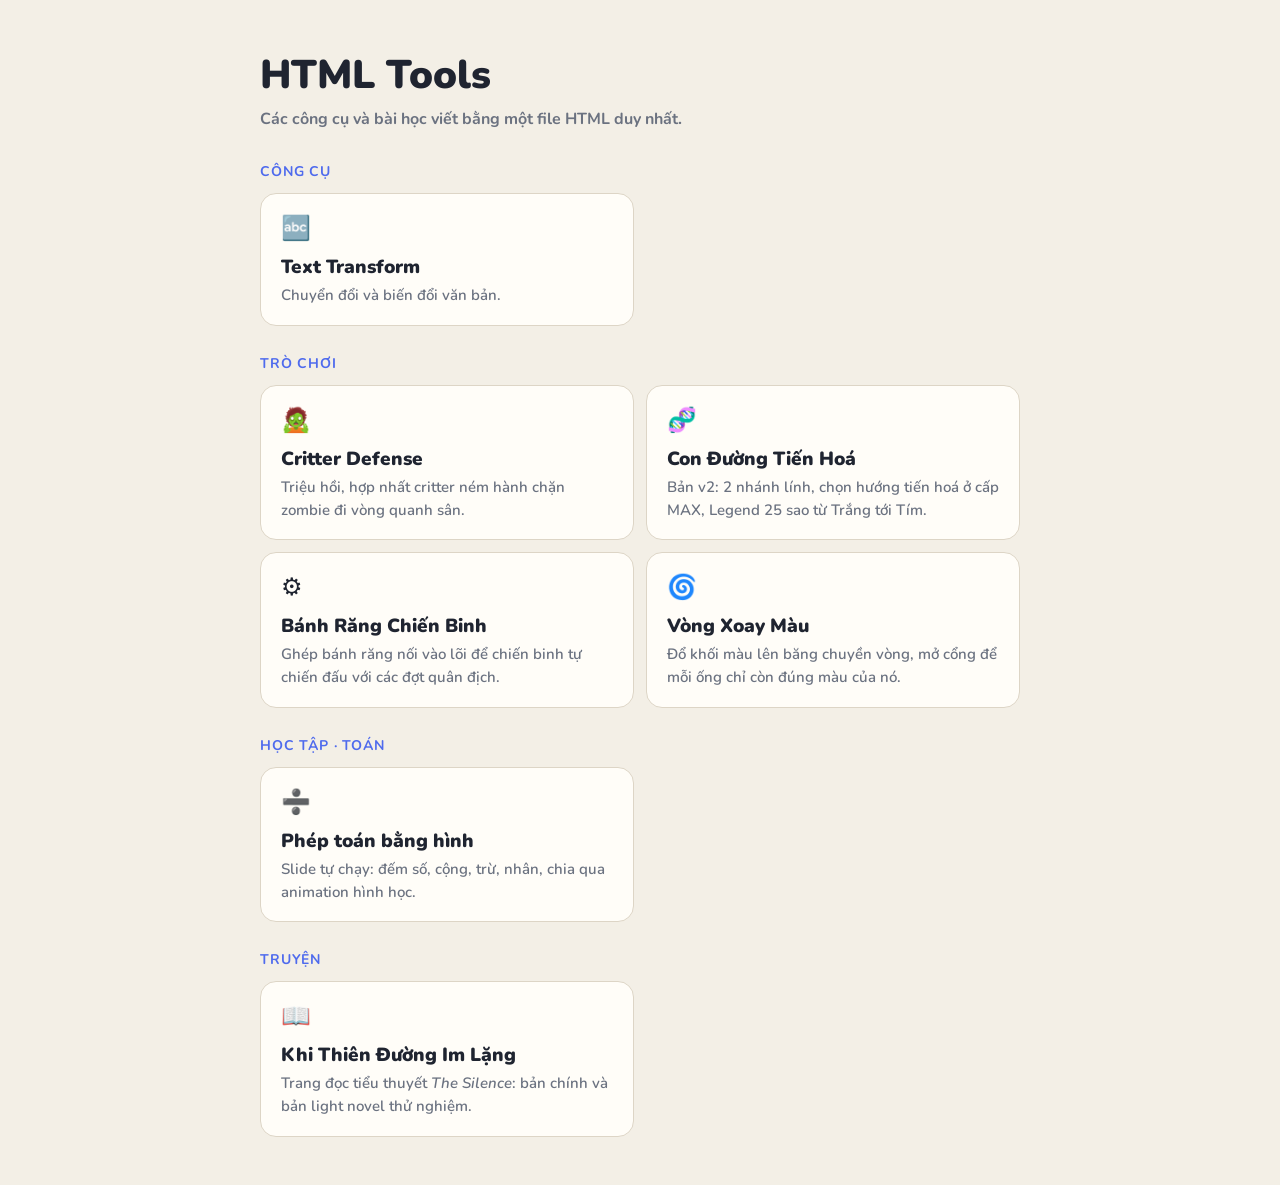
<file: index.html>
<!doctype html>
<html lang="vi">
<head>
<meta charset="UTF-8" />
<meta name="viewport" content="width=device-width, initial-scale=1.0" />
<title>HTML Tools</title>
<link rel="preconnect" href="https://fonts.googleapis.com">
<link rel="preconnect" href="https://fonts.gstatic.com" crossorigin>
<link href="https://fonts.googleapis.com/css2?family=Nunito:wght@600;700;800;900&display=swap" rel="stylesheet">
<style>
:root{
  --bg:#f3efe6; --panel:#fffdf8; --ink:#1f2430; --muted:#6b7280; --line:#ddd5c6;
  --accent:#4f6bed; --accent-soft:rgba(79,107,237,.12); color-scheme:light;
}
@media (prefers-color-scheme: dark){
  :root:not([data-theme="light"]){
    --bg:#12141a; --panel:#1b1e27; --ink:#eef0f5; --muted:#9aa3b2; --line:#343a48;
    --accent:#7b93ff; --accent-soft:rgba(123,147,255,.16); color-scheme:dark;
  }
}
:root[data-theme="dark"]{
  --bg:#12141a; --panel:#1b1e27; --ink:#eef0f5; --muted:#9aa3b2; --line:#343a48;
  --accent:#7b93ff; --accent-soft:rgba(123,147,255,.16); color-scheme:dark;
}
*{box-sizing:border-box}
body{margin:0; min-height:100vh; background:var(--bg); color:var(--ink);
  font-family:'Nunito',system-ui,-apple-system,'Segoe UI',sans-serif; padding:48px 16px}
main{max-width:760px; margin:0 auto}
h1{font-size:clamp(28px,5vw,40px); font-weight:900; margin:0 0 6px}
.sub{color:var(--muted); font-weight:700; margin:0 0 32px}
h2{font-size:14px; letter-spacing:.06em; text-transform:uppercase; color:var(--accent); margin:28px 0 12px}
.grid{display:grid; gap:12px; grid-template-columns:repeat(auto-fill,minmax(260px,1fr))}
a.card{display:block; text-decoration:none; color:inherit; background:var(--panel);
  border:1px solid var(--line); border-radius:16px; padding:18px 20px; transition:border-color .15s, transform .15s}
a.card:hover{border-color:var(--accent); transform:translateY(-2px)}
.card b{display:block; font-size:19px; font-weight:900; margin-bottom:4px}
.card span{color:var(--muted); font-weight:600; font-size:15px; line-height:1.45}
.card i{font-style:normal; display:inline-block; margin-bottom:10px; font-size:24px}
</style>
</head>
<body>
<main>
  <h1>HTML Tools</h1>
  <p class="sub">Các công cụ và bài học viết bằng một file HTML duy nhất.</p>

  <h2>Công cụ</h2>
  <div class="grid">
    <a class="card" href="text-transform.html">
      <i>🔤</i><b>Text Transform</b>
      <span>Chuyển đổi và biến đổi văn bản.</span>
    </a>
  </div>

  <h2>Trò chơi</h2>
  <div class="grid">
    <a class="card" href="game/critter-defense.html">
      <i>🧟</i><b>Critter Defense</b>
      <span>Triệu hồi, hợp nhất critter ném hành chặn zombie đi vòng quanh sân.</span>
    </a>
    <a class="card" href="game/critter-evolution.html">
      <i>🧬</i><b>Con Đường Tiến Hoá</b>
      <span>Bản v2: 2 nhánh lính, chọn hướng tiến hoá ở cấp MAX, Legend 25 sao từ Trắng tới Tím.</span>
    </a>
    <a class="card" href="game/banh-rang-chien-binh.html">
      <i>⚙️</i><b>Bánh Răng Chiến Binh</b>
      <span>Ghép bánh răng nối vào lõi để chiến binh tự chiến đấu với các đợt quân địch.</span>
    </a>
    <a class="card" href="game/vong-xoay-mau.html">
      <i>🌀</i><b>Vòng Xoay Màu</b>
      <span>Đổ khối màu lên băng chuyền vòng, mở cổng để mỗi ống chỉ còn đúng màu của nó.</span>
    </a>
  </div>

  <h2>Học tập · Toán</h2>
  <div class="grid">
    <a class="card" href="leaning/math/phep-toan-hinh-hoc.html">
      <i>➗</i><b>Phép toán bằng hình</b>
      <span>Slide tự chạy: đếm số, cộng, trừ, nhân, chia qua animation hình học.</span>
    </a>
  </div>
  <h2>Truyện</h2>
  <div class="grid">
    <a class="card" href="the-silence/index.html">
      <i>📖</i><b>Khi Thiên Đường Im Lặng</b>
      <span>Trang đọc tiểu thuyết <i style="font-style:italic;font-size:inherit;margin:0">The Silence</i>: bản chính và bản light novel thử nghiệm.</span>
    </a>
  </div>
</main>
</body>
</html>
</file>
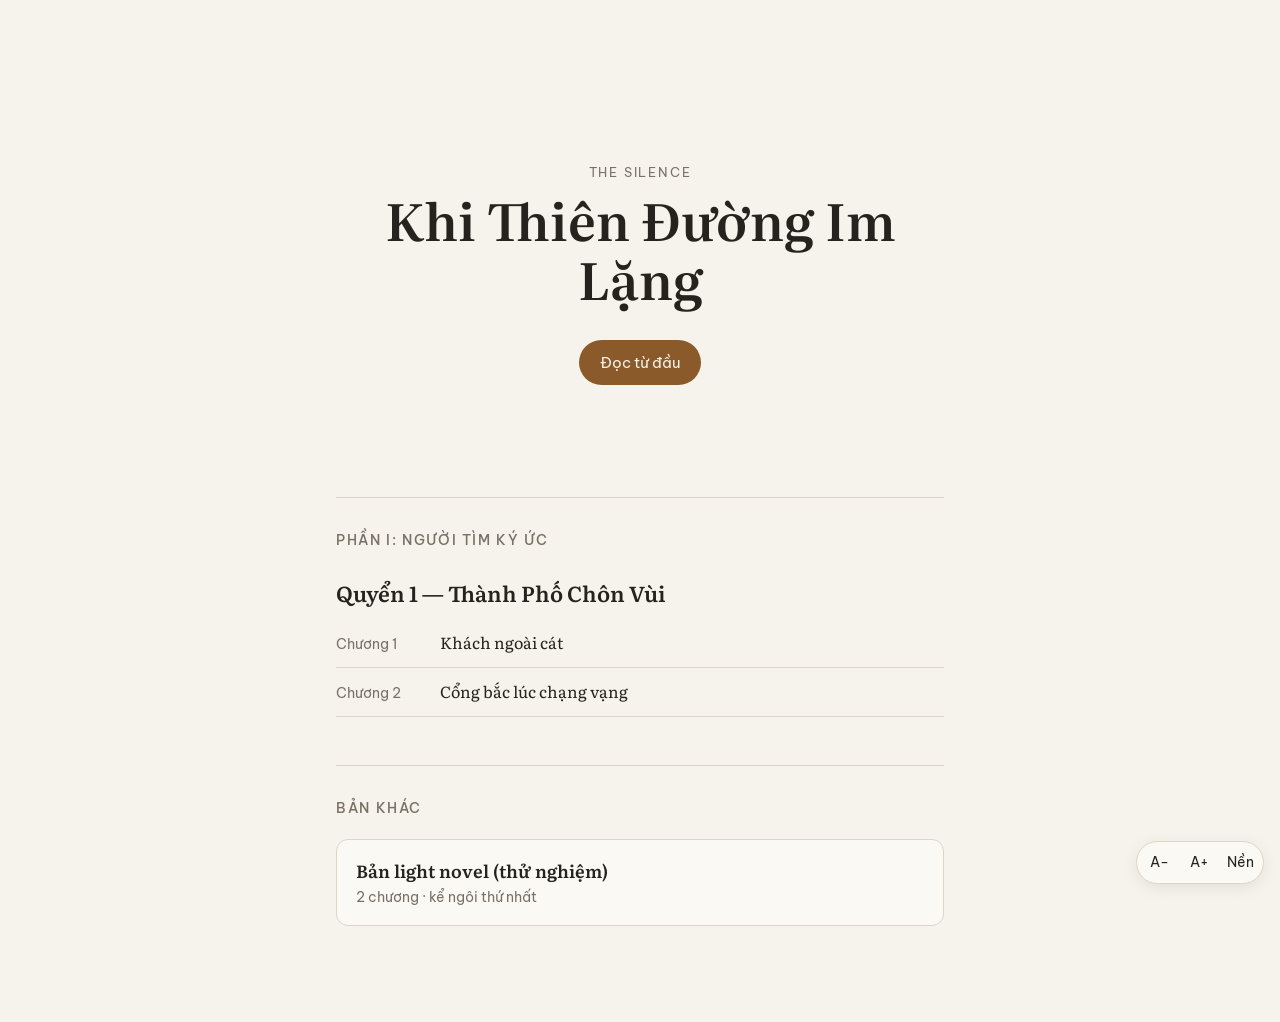
<file: the-silence/index.html>
<!doctype html>
<html lang="vi">
<head>
<meta charset="utf-8">
<meta name="viewport" content="width=device-width, initial-scale=1">
<title>Khi Thiên Đường Im Lặng</title>
<link rel="stylesheet" href="assets/style.css">
<script>
try {
  var s = JSON.parse(localStorage.getItem("silence-reader") || "{}");
  if (s.theme) document.documentElement.dataset.theme = s.theme;
  if (s.size) document.documentElement.style.setProperty("--reader-size", s.size + "px");
} catch (e) {}
</script>
</head>
<body class="index">
<header class="cover">
  <p class="eyebrow">The Silence</p>
  <h1>Khi Thiên Đường Im Lặng</h1>
  <p class="actions">
    <a class="btn" href="q01-c01.html">Đọc từ đầu</a>
    <a class="btn ghost" id="continue" href="#" hidden>Đọc tiếp</a>
  </p>
  
</header>
<main class="contents">
<h2 class="part">Phần I: Người Tìm Ký Ức</h2>
<section class="book"><h3>Quyển 1 — Thành Phố Chôn Vùi</h3><ol class="toc"><li><a href="q01-c01.html" data-code="q01-c01"><span class="num">Chương 1</span><span class="ttl">Khách ngoài cát</span></a></li>
<li><a href="q01-c02.html" data-code="q01-c02"><span class="num">Chương 2</span><span class="ttl">Cổng bắc lúc chạng vạng</span></a></li></ol></section>
<section class="editions"><h2 class="part">Bản khác</h2><a class="edition-card" href="ln/index.html"><span class="ttl">Bản light novel (thử nghiệm)</span><span class="num">2 chương · kể ngôi thứ nhất</span></a></section>
</main>
<div class="toolbar" role="toolbar" aria-label="Tùy chỉnh đọc">
  <button type="button" data-action="smaller" title="Chữ nhỏ hơn" aria-label="Chữ nhỏ hơn">A−</button>
  <button type="button" data-action="larger" title="Chữ lớn hơn" aria-label="Chữ lớn hơn">A+</button>
  <button type="button" data-action="theme" title="Đổi nền: sáng / giấy cũ / tối" aria-label="Đổi nền">Nền</button>
</div>
<script>window.SILENCE_EDITION = ""; window.SILENCE_CHAPTERS = ["q01-c01", "q01-c02"];</script>
<script src="assets/reader.js"></script>
</body>
</html>
</file>
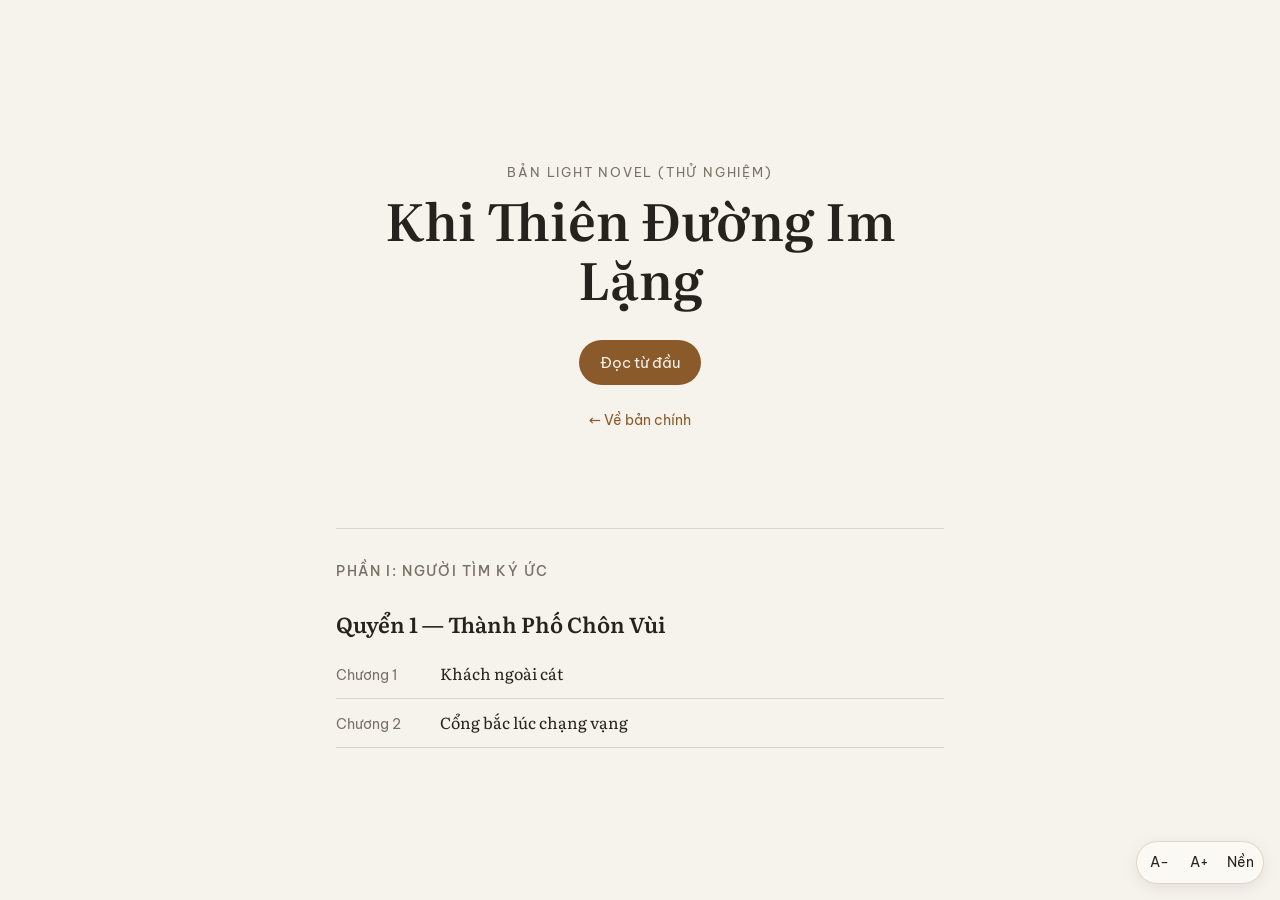
<file: the-silence/ln/index.html>
<!doctype html>
<html lang="vi">
<head>
<meta charset="utf-8">
<meta name="viewport" content="width=device-width, initial-scale=1">
<title>Khi Thiên Đường Im Lặng — Bản light novel (thử nghiệm)</title>
<link rel="stylesheet" href="../assets/style.css">
<script>
try {
  var s = JSON.parse(localStorage.getItem("silence-reader") || "{}");
  if (s.theme) document.documentElement.dataset.theme = s.theme;
  if (s.size) document.documentElement.style.setProperty("--reader-size", s.size + "px");
} catch (e) {}
</script>
</head>
<body class="index">
<header class="cover">
  <p class="eyebrow">Bản light novel (thử nghiệm)</p>
  <h1>Khi Thiên Đường Im Lặng</h1>
  <p class="actions">
    <a class="btn" href="q01-c01.html">Đọc từ đầu</a>
    <a class="btn ghost" id="continue" href="#" hidden>Đọc tiếp</a>
  </p>
  <p class="edition-note"><a href="../index.html">← Về bản chính</a></p>
</header>
<main class="contents">
<h2 class="part">Phần I: Người Tìm Ký Ức</h2>
<section class="book"><h3>Quyển 1 — Thành Phố Chôn Vùi</h3><ol class="toc"><li><a href="q01-c01.html" data-code="ln-q01-c01"><span class="num">Chương 1</span><span class="ttl">Khách ngoài cát</span></a></li>
<li><a href="q01-c02.html" data-code="ln-q01-c02"><span class="num">Chương 2</span><span class="ttl">Cổng bắc lúc chạng vạng</span></a></li></ol></section>

</main>
<div class="toolbar" role="toolbar" aria-label="Tùy chỉnh đọc">
  <button type="button" data-action="smaller" title="Chữ nhỏ hơn" aria-label="Chữ nhỏ hơn">A−</button>
  <button type="button" data-action="larger" title="Chữ lớn hơn" aria-label="Chữ lớn hơn">A+</button>
  <button type="button" data-action="theme" title="Đổi nền: sáng / giấy cũ / tối" aria-label="Đổi nền">Nền</button>
</div>
<script>window.SILENCE_EDITION = "ln"; window.SILENCE_CHAPTERS = ["ln-q01-c01", "ln-q01-c02"];</script>
<script src="../assets/reader.js"></script>
</body>
</html>
</file>
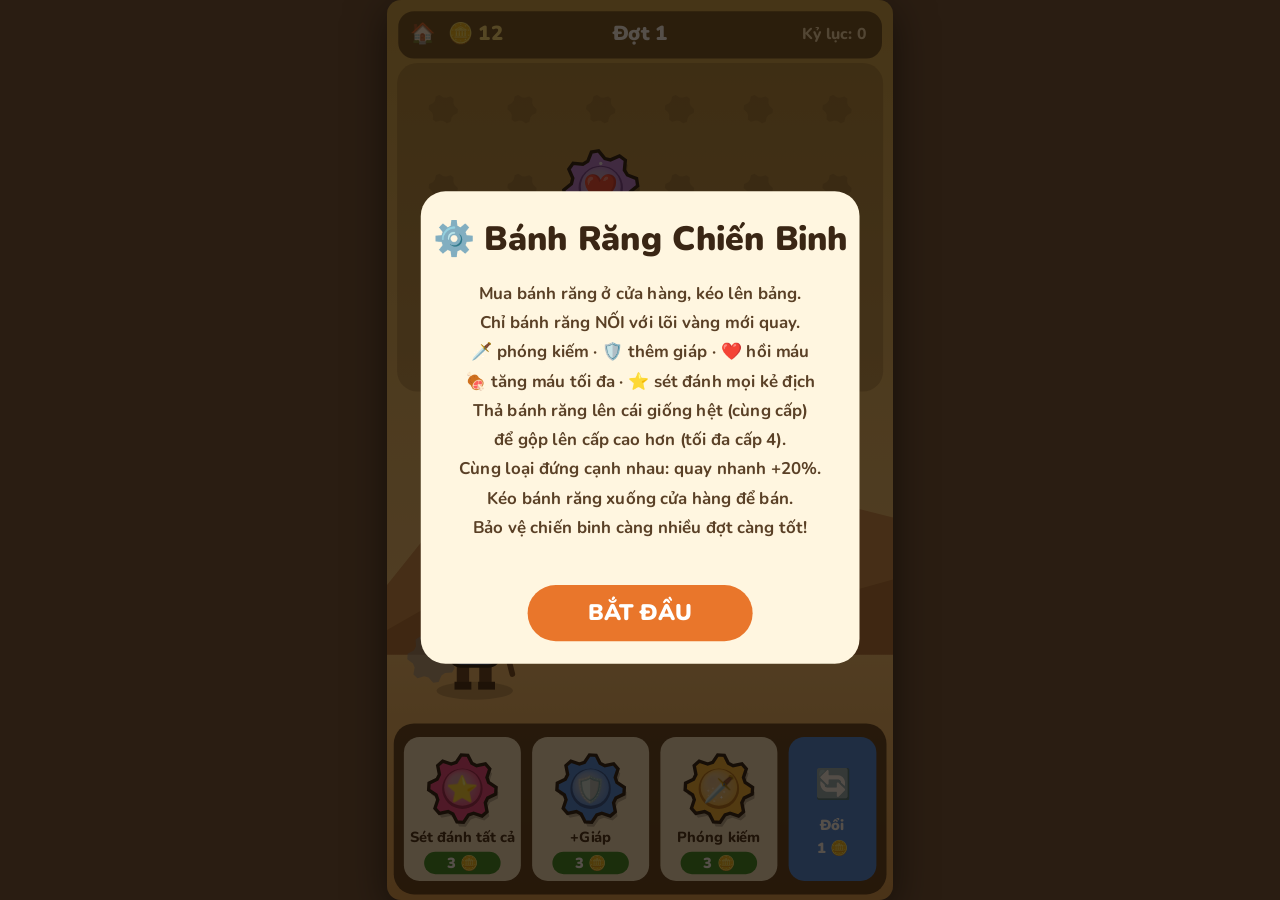
<file: game/banh-rang-chien-binh.html>
<!doctype html>
<html lang="vi">
<head>
<meta charset="UTF-8" />
<meta name="viewport" content="width=device-width, initial-scale=1.0, maximum-scale=1.0, user-scalable=no" />
<title>Bánh Răng Chiến Binh</title>
<link href="https://fonts.googleapis.com/css2?family=Nunito:wght@700;800;900&display=swap" rel="stylesheet">
<style>
:root{ --bg:#2a1d12; }
html,body{margin:0;height:100%;background:var(--bg);overflow:hidden;touch-action:none;
  -webkit-user-select:none;user-select:none;-webkit-tap-highlight-color:transparent}
body{display:flex;align-items:center;justify-content:center;font-family:'Nunito',system-ui,sans-serif}
canvas{display:block;border-radius:14px;box-shadow:0 10px 40px rgba(0,0,0,.5)}
a.back{position:fixed;top:8px;left:10px;color:#f5deb3;font-weight:800;text-decoration:none;font-size:14px;opacity:.75;z-index:2}
</style>
</head>
<body>
<canvas id="c"></canvas>
<script>
(() => {
const W = 450, H = 800;
const cv = document.getElementById('c'), ctx = cv.getContext('2d');
let scale = 1;
function resize(){
  scale = Math.min(innerWidth / W, innerHeight / H);
  const dpr = window.devicePixelRatio || 1;
  cv.style.width = W*scale + 'px'; cv.style.height = H*scale + 'px';
  cv.width = W*scale*dpr; cv.height = H*scale*dpr;
  ctx.setTransform(scale*dpr,0,0,scale*dpr,0,0);
}
addEventListener('resize', resize); resize();

// ---------- Config ----------
const COLS = 6, ROWS = 4, CELL = 70, BX = 15, BY = 62;
const CORE = {c:2, r:2};
const GROUND = 612, HERO_X = 78;
const MULT = [0, 1, 2.3, 5, 11];
const MAXLV = 4;
const TYPES = {
  sword:  {name:'Kiếm',   icon:'🗡️', col:'#f5b335', dark:'#b3701a', cd:1.8, desc:'Phóng kiếm'},
  shield: {name:'Khiên',  icon:'🛡️', col:'#3f86e8', dark:'#1f4f9c', cd:3.4, desc:'+Giáp'},
  heart:  {name:'Hồi máu',icon:'❤️', col:'#b37be0', dark:'#6e3c9c', cd:3.0, desc:'Hồi máu'},
  meat:   {name:'Thịt',   icon:'🍖', col:'#6fcf4e', dark:'#2f8a25', cd:0,   desc:'+Máu tối đa'},
  star:   {name:'Sấm sét',icon:'⭐', col:'#ec3f86', dark:'#9c1f55', cd:6.5, desc:'Sét đánh tất cả'},
};
const TYPE_KEYS = Object.keys(TYPES);

// ---------- State ----------
let S;
let best = 0;
try { best = +localStorage.getItem('brcb_best') || 0; } catch(e){}

function newGame(){
  S = {
    board: Array.from({length:ROWS}, () => Array(COLS).fill(null)),
    gold: 12, wave: 0, waveTimer: 1.5, spawnQueue: [], spawnT: 0,
    hero: {hp:100, maxHp:100, shield:0, atkT:0, hurt:0, bob:0, swing:0},
    enemies: [], projs: [], parts: [], texts: [], bolts: [],
    shop: [], over: false, started: S ? true : false, time: 0, kills: 0, selected: -1,
  };
  S.board[CORE.r][CORE.c] = {type:'core', lv:1, angle:0};
  // starter gears
  S.board[CORE.r][CORE.c+1] = mkGear('sword', 1);
  S.board[CORE.r-1][CORE.c] = mkGear('heart', 1);
  rollShop(true);
}
function mkGear(type, lv){ return {type, lv, t:0, angle:Math.random()*6, flash:0}; }
function gearCost(lv){ return lv === 1 ? 3 : 8; }
function rollShop(free){
  S.shop = [];
  for (let i=0;i<3;i++){
    const lv = (S.wave >= 6 && Math.random() < Math.min(0.35, 0.05*(S.wave-5))) ? 2 : 1;
    S.shop.push({type: TYPE_KEYS[Math.floor(Math.random()*TYPE_KEYS.length)], lv, sold:false});
  }
  S.selected = -1;
}

// ---------- Board helpers ----------
const cellXY = (c, r) => ({x: BX + c*CELL + CELL/2, y: BY + r*CELL + CELL/2});
function cellAt(x, y){
  const c = Math.floor((x - BX)/CELL), r = Math.floor((y - BY)/CELL);
  if (c<0||r<0||c>=COLS||r>=ROWS) return null;
  return {c, r};
}
function computePower(){
  const pw = Array.from({length:ROWS}, () => Array(COLS).fill(false));
  const q = [[CORE.c, CORE.r]]; pw[CORE.r][CORE.c] = true;
  while (q.length){
    const [c, r] = q.shift();
    for (const [dc, dr] of [[1,0],[-1,0],[0,1],[0,-1]]){
      const nc=c+dc, nr=r+dr;
      if (nc<0||nr<0||nc>=COLS||nr>=ROWS||pw[nr][nc]||!S.board[nr][nc]) continue;
      pw[nr][nc] = true; q.push([nc, nr]);
    }
  }
  return pw;
}
function sameNeighbors(c, r, type, pw){
  let n = 0;
  for (const [dc, dr] of [[1,0],[-1,0],[0,1],[0,-1]]){
    const g = S.board[r+dr]?.[c+dc];
    if (g && g.type === type && pw[r+dr][c+dc]) n++;
  }
  return n;
}

// ---------- Waves ----------
function startWave(){
  S.wave++;
  const n = 4 + Math.floor(S.wave * 1.6);
  S.spawnQueue = [];
  for (let i=0;i<n;i++){
    let kind = 'soldier';
    if (S.wave >= 3 && Math.random() < 0.25) kind = 'archer';
    if (S.wave >= 5 && Math.random() < 0.18) kind = 'brute';
    S.spawnQueue.push(kind);
  }
  if (S.wave % 5 === 0) S.spawnQueue.push('boss');
  S.spawnT = 0.3;
  addText(W/2, 400, 'ĐỢT ' + S.wave, '#fff3c4', 34, 1.6);
}
function spawn(kind){
  const k = 1.17 ** (S.wave - 1), d = 1.11 ** (S.wave - 1);
  const base = {
    soldier:{hp:18, dmg:3,  spd:42, r:15, gold:1, range:0},
    archer: {hp:12, dmg:4,  spd:38, r:14, gold:2, range:170},
    brute:  {hp:60, dmg:7,  spd:30, r:20, gold:3, range:0},
    boss:   {hp:260,dmg:14, spd:24, r:30, gold:15, range:0},
  }[kind];
  S.enemies.push({kind, x: W + 30 + Math.random()*20, y: GROUND + (Math.random()*10-5),
    hp: base.hp*k, maxHp: base.hp*k, dmg: base.dmg*d, spd: base.spd*(0.9+Math.random()*0.2),
    r: base.r, gold: base.gold, range: base.range, atkT: Math.random()*0.5, hurt:0, walk:Math.random()*6,
    hue: Math.random()});
}

// ---------- Effects ----------
function addText(x, y, s, col, size=18, life=0.9){ S.texts.push({x, y, s, col, size, life, max:life}); }
function burst(x, y, col, n=8, spd=120){
  for (let i=0;i<n;i++){
    const a = Math.random()*Math.PI*2, v = spd*(0.4+Math.random()*0.8);
    S.parts.push({x, y, vx:Math.cos(a)*v, vy:Math.sin(a)*v - 40, life:0.5+Math.random()*0.3, col, r:2+Math.random()*3});
  }
}
function frontEnemy(){
  let best = null;
  for (const e of S.enemies) if (e.hp > 0 && (!best || e.x < best.x)) best = e;
  return best;
}
function damageEnemy(e, dmg, col='#fff'){
  if (e.hp <= 0) return;
  e.hp -= dmg; e.hurt = 0.15;
  addText(e.x + (Math.random()*16-8), e.y - e.r*2 - 18, Math.round(dmg), col, 17);
  if (e.hp <= 0){
    S.gold += e.gold; S.kills++;
    burst(e.x, e.y - e.r, '#ffd54a', 10, 140);
    addText(e.x, e.y - e.r*2 - 36, '+' + e.gold + '🪙', '#ffe27a', 15);
  }
}
function damageHero(dmg){
  const h = S.hero;
  if (h.shield > 0){
    const a = Math.min(h.shield, dmg); h.shield -= a; dmg -= a;
    if (a > 0) burst(HERO_X+20, GROUND-50, '#7fb8ff', 3, 80);
  }
  if (dmg > 0){ h.hp -= dmg; h.hurt = 0.2; addText(HERO_X, GROUND - 110, '-' + Math.round(dmg), '#ff6b6b', 16); }
  if (h.hp <= 0 && !S.over){
    h.hp = 0; S.over = true;
    if (S.wave > best){ best = S.wave; try { localStorage.setItem('brcb_best', best); } catch(e){} }
  }
}
function fireGear(g, x, y){
  const m = MULT[g.lv], h = S.hero;
  g.flash = 0.35;
  if (g.type === 'sword'){
    const t = frontEnemy();
    if (!t) { g.t = TYPES.sword.cd * 0.8; g.flash = 0; return; }
    S.projs.push({kind:'blade', x, y, tx:t, dmg: 9*m, t:0, sx:x, sy:y, ang:0});
  } else if (g.type === 'shield'){
    const add = 9*m;
    h.shield = Math.min(h.maxHp*0.75, h.shield + add);
    S.projs.push({kind:'orb', x, y, col:'#6fb0ff', icon:'🛡️', t:0, sx:x, sy:y});
    addText(HERO_X, GROUND - 130, '+' + Math.round(add) + '🛡️', '#9cc8ff', 15);
  } else if (g.type === 'heart'){
    if (h.hp >= h.maxHp) { g.t = TYPES.heart.cd * 0.85; g.flash = 0; return; }
    const add = 10*m;
    h.hp = Math.min(h.maxHp, h.hp + add);
    S.projs.push({kind:'orb', x, y, col:'#e08cff', icon:'❤️', t:0, sx:x, sy:y});
    addText(HERO_X, GROUND - 130, '+' + Math.round(add) + '❤️', '#7dff8a', 15);
  } else if (g.type === 'star'){
    const alive = S.enemies.filter(e => e.hp > 0);
    if (!alive.length) { g.t = TYPES.star.cd * 0.9; g.flash = 0; return; }
    for (const e of alive){
      S.bolts.push({x: e.x, y: e.y - e.r, life: 0.3, seed: Math.random()*1000});
      damageEnemy(e, 7*m, '#ffd1f0');
    }
  }
}

// ---------- Update ----------
function update(dt){
  S.time += dt;
  const h = S.hero;
  const pw = computePower();

  // gears
  let maxHp = 100, regen = 0;
  for (let r=0;r<ROWS;r++) for (let c=0;c<COLS;c++){
    const g = S.board[r][c]; if (!g) continue;
    const powered = pw[r][c];
    g.flash = Math.max(0, (g.flash||0) - dt);
    if (!powered) continue;
    g.angle += dt * 1.4 * (((c + r) % 2) ? -1 : 1);
    if (g.type === 'core') continue;
    if (g.type === 'meat'){ maxHp += 25*MULT[g.lv]; regen += 0.8*MULT[g.lv]; continue; }
    if (S.over || !S.started) continue;
    const spd = 1 + 0.2*sameNeighbors(c, r, g.type, pw);
    g.t += dt * spd;
    if (g.t >= TYPES[g.type].cd){ g.t = 0; const p = cellXY(c, r); fireGear(g, p.x, p.y); }
  }
  if (maxHp > h.maxHp) h.hp += maxHp - h.maxHp;
  h.maxHp = maxHp; h.hp = Math.min(h.hp, h.maxHp);
  if (!S.over) h.hp = Math.min(h.maxHp, h.hp + regen*dt);
  h.hurt = Math.max(0, h.hurt - dt); h.swing = Math.max(0, h.swing - dt);
  h.bob += dt;

  if (!S.started || S.over) { updateFx(dt); return; }

  // waves
  if (S.spawnQueue.length){
    S.spawnT -= dt;
    if (S.spawnT <= 0){ spawn(S.spawnQueue.shift()); S.spawnT = 0.55 + Math.random()*0.6; }
  } else if (!S.enemies.some(e => e.hp > 0)){
    if (S.wave > 0 && S.waveTimer === null){
      const bonus = 3 + S.wave;
      S.gold += bonus; addText(W/2, 450, 'Hoàn thành! +' + bonus + '🪙', '#ffe27a', 22, 1.5);
      rollShop(true);
      S.waveTimer = 3.5;
    }
    if (S.waveTimer === null) S.waveTimer = 1;
    S.waveTimer -= dt;
    if (S.waveTimer <= 0){ S.waveTimer = null; startWave(); }
  }

  // enemies
  const alive = S.enemies.filter(e => e.hp > 0).sort((a,b) => a.x - b.x);
  let prevX = -1e9;
  for (const e of alive){
    const stopAt = e.range ? HERO_X + 40 + e.range : HERO_X + 32 + e.r;
    const blockAt = prevX + 22;
    const target = Math.max(stopAt, blockAt);
    if (e.x > target){ e.x = Math.max(target, e.x - e.spd*dt); e.walk += dt*8; }
    prevX = e.range ? prevX : e.x;
    e.hurt = Math.max(0, e.hurt - dt);
    const inRange = e.range ? e.x <= stopAt + 2 : e.x <= HERO_X + 40 + e.r;
    if (inRange){
      e.atkT += dt;
      if (e.atkT >= (e.range ? 1.6 : 1.1)){
        e.atkT = 0;
        if (e.range) S.projs.push({kind:'arrow', x:e.x-10, y:e.y-e.r-6, sx:e.x-10, sy:e.y-e.r-6, t:0, dmg:e.dmg});
        else { damageHero(e.dmg); e.lunge = 0.15; }
      }
    }
    e.lunge = Math.max(0, (e.lunge||0) - dt);
  }
  // hero melee
  h.atkT += dt;
  const fe = alive[0];
  if (fe && fe.x <= HERO_X + 60 + fe.r && h.atkT >= 0.7){
    h.atkT = 0; h.swing = 0.25;
    damageEnemy(fe, 4 + S.wave*0.8, '#fff');
  }
  S.enemies = S.enemies.filter(e => e.hp > 0 || false);

  // projectiles
  for (const p of S.projs){
    p.t += dt;
    if (p.kind === 'blade'){
      const t = p.tx.hp > 0 ? p.tx : frontEnemy();
      if (!t){ p.dead = true; continue; }
      p.tx = t;
      const tx = t.x, ty = t.y - t.r, k = Math.min(1, p.t / 0.45);
      const mx = (p.sx + tx)/2, my = Math.min(p.sy, ty) - 60;
      p.x = (1-k)**2*p.sx + 2*(1-k)*k*mx + k*k*tx;
      p.y = (1-k)**2*p.sy + 2*(1-k)*k*my + k*k*ty;
      p.ang += dt*18;
      if (k >= 1){ p.dead = true; damageEnemy(t, p.dmg, '#ffd27a'); burst(tx, ty, '#ffcf6a', 6); }
    } else if (p.kind === 'orb'){
      const k = Math.min(1, p.t / 0.5), tx = HERO_X, ty = GROUND - 50;
      p.x = p.sx + (tx - p.sx)*k; p.y = p.sy + (ty - p.sy)*k - Math.sin(k*Math.PI)*40;
      if (k >= 1){ p.dead = true; burst(tx, ty, p.col, 8); }
    } else if (p.kind === 'arrow'){
      const k = Math.min(1, p.t / 0.6), tx = HERO_X + 10, ty = GROUND - 45;
      p.x = p.sx + (tx - p.sx)*k; p.y = p.sy + (ty - p.sy)*k - Math.sin(k*Math.PI)*50;
      if (k >= 1){ p.dead = true; damageHero(p.dmg); }
    }
  }
  S.projs = S.projs.filter(p => !p.dead);
  updateFx(dt);
}
function updateFx(dt){
  for (const p of S.parts){ p.x += p.vx*dt; p.y += p.vy*dt; p.vy += 300*dt; p.life -= dt; }
  S.parts = S.parts.filter(p => p.life > 0);
  for (const t of S.texts){ t.y -= 30*dt; t.life -= dt; }
  S.texts = S.texts.filter(t => t.life > 0);
  for (const b of S.bolts) b.life -= dt;
  S.bolts = S.bolts.filter(b => b.life > 0);
}

// ---------- Drawing ----------
function gearPath(x, y, R, teeth, ang){
  ctx.beginPath();
  const n = teeth*2, inner = R*0.8;
  for (let i=0;i<=n*2;i++){
    const a = ang + (i/(n*2))*Math.PI*2;
    const tooth = Math.floor(i/2) % 2 === 0;
    const rr = tooth ? R : inner;
    ctx.lineTo(x + Math.cos(a)*rr, y + Math.sin(a)*rr);
  }
  ctx.closePath();
}
function drawGear(g, x, y, R, powered, alpha=1){
  ctx.save(); ctx.globalAlpha = alpha;
  const T = g.type === 'core' ? {col:'#ffcf1f', dark:'#a8760a'} : TYPES[g.type];
  const col = powered ? T.col : '#9a948a', dark = powered ? T.dark : '#5c574f';
  const pulse = g.flash ? 1 + g.flash*0.35 : 1;
  R *= pulse;
  // shadow
  ctx.fillStyle = 'rgba(0,0,0,.25)';
  gearPath(x+2, y+4, R, 8, g.angle||0); ctx.fill();
  gearPath(x, y, R, 8, g.angle||0);
  ctx.fillStyle = col; ctx.fill();
  ctx.lineWidth = 3; ctx.strokeStyle = '#1d1712'; ctx.stroke();
  // inner disc
  ctx.beginPath(); ctx.arc(x, y, R*0.6, 0, Math.PI*2);
  ctx.fillStyle = dark; ctx.fill();
  ctx.beginPath(); ctx.arc(x, y-1, R*0.54, 0, Math.PI*2);
  const gr = ctx.createRadialGradient(x-R*0.2, y-R*0.25, 2, x, y, R*0.6);
  gr.addColorStop(0, '#fff8'); gr.addColorStop(1, col);
  ctx.fillStyle = gr; ctx.fill();
  if (g.type === 'core'){
    ctx.save(); ctx.translate(x, y); ctx.rotate(-(g.angle||0)*2);
    ctx.strokeStyle = '#6b4705'; ctx.lineWidth = 3;
    for (let i=0;i<6;i++){ ctx.beginPath(); ctx.moveTo(-R*0.35, -R*0.3 + i*R*0.12); ctx.lineTo(R*0.35, -R*0.36 + i*R*0.12); ctx.stroke(); }
    ctx.restore();
  } else {
    ctx.font = `${Math.round(R*0.75)}px serif`;
    ctx.textAlign = 'center'; ctx.textBaseline = 'middle';
    if (!powered) ctx.globalAlpha = alpha*0.55;
    ctx.fillText(T.icon, x, y+2);
    ctx.globalAlpha = alpha;
    // level pips
    if (g.lv > 1){
      ctx.font = '900 13px Nunito, sans-serif';
      ctx.fillStyle = '#1d1712';
      ctx.beginPath(); ctx.arc(x + R*0.62, y - R*0.62, 10, 0, Math.PI*2); ctx.fill();
      ctx.fillStyle = '#ffe27a'; ctx.fillText(g.lv, x + R*0.62, y - R*0.62 + 1);
    }
  }
  ctx.restore();
}
function drawCooldown(g, x, y, R){
  const cd = TYPES[g.type].cd; if (!cd) return;
  ctx.beginPath(); ctx.arc(x, y, R*0.66, -Math.PI/2, -Math.PI/2 + Math.PI*2*(g.t/cd));
  ctx.strokeStyle = 'rgba(255,255,255,.85)'; ctx.lineWidth = 3; ctx.stroke();
}

function drawBackground(){
  // sky
  const sky = ctx.createLinearGradient(0, 0, 0, GROUND);
  sky.addColorStop(0, '#c9a24a'); sky.addColorStop(0.55, '#e3b766'); sky.addColorStop(1, '#f0c27f');
  ctx.fillStyle = sky; ctx.fillRect(0, 0, W, H);
  // far mesas
  ctx.fillStyle = '#c98a4a';
  ctx.beginPath(); ctx.moveTo(0, 520);
  ctx.lineTo(40, 470); ctx.lineTo(120, 470); ctx.lineTo(150, 500); ctx.lineTo(230, 420);
  ctx.lineTo(300, 420); ctx.lineTo(350, 480); ctx.lineTo(410, 450); ctx.lineTo(W, 460); ctx.lineTo(W, 600); ctx.lineTo(0, 600); ctx.fill();
  ctx.fillStyle = '#b06f38';
  ctx.beginPath(); ctx.moveTo(0, 560); ctx.lineTo(70, 520); ctx.lineTo(160, 545); ctx.lineTo(260, 505);
  ctx.lineTo(360, 540); ctx.lineTo(W, 515); ctx.lineTo(W, 620); ctx.lineTo(0, 620); ctx.fill();
  // ground
  const gg = ctx.createLinearGradient(0, GROUND-30, 0, H);
  gg.addColorStop(0, '#f2bf72'); gg.addColorStop(1, '#d99a4f');
  ctx.fillStyle = gg; ctx.fillRect(0, GROUND - 30, W, H);
  // cactus
  ctx.fillStyle = '#7a8a3a';
  ctx.fillRect(385, 540, 12, 50); ctx.fillRect(373, 555, 10, 22); ctx.fillRect(399, 548, 10, 20);
  ctx.fillRect(373, 568, 14, 7); ctx.fillRect(397, 562, 12, 7);
  // broken gear prop
  ctx.save(); ctx.globalAlpha = 0.6; ctx.fillStyle = '#8c8c8c';
  gearPath(40, 585, 22, 7, 0.4); ctx.fill(); ctx.restore();
  // board panel
  ctx.fillStyle = 'rgba(60,35,10,.22)';
  roundRect(BX-6, BY-6, COLS*CELL+12, ROWS*CELL+12, 18); ctx.fill();
}
function roundRect(x, y, w, h, r){
  ctx.beginPath(); ctx.moveTo(x+r, y); ctx.arcTo(x+w, y, x+w, y+h, r); ctx.arcTo(x+w, y+h, x, y+h, r);
  ctx.arcTo(x, y+h, x, y, r); ctx.arcTo(x, y, x+w, y, r); ctx.closePath();
}

function drawHero(){
  const h = S.hero, x = HERO_X, y = GROUND;
  const bob = Math.sin(h.bob*4)*2;
  ctx.save();
  ctx.fillStyle = 'rgba(0,0,0,.2)'; ctx.beginPath(); ctx.ellipse(x, y+2, 34, 8, 0, 0, Math.PI*2); ctx.fill();
  if (h.hurt > 0) ctx.filter = 'brightness(1.8)';
  // legs
  ctx.fillStyle = '#5a3a20';
  ctx.fillRect(x-16, y-22, 11, 20); ctx.fillRect(x+4, y-22, 11, 20);
  ctx.fillStyle = '#3b2512'; ctx.fillRect(x-18, y-6, 15, 7); ctx.fillRect(x+3, y-6, 15, 7);
  // body
  ctx.fillStyle = '#2f5fb3';
  roundRect(x-22, y-56+bob, 44, 38, 10); ctx.fill(); ctx.lineWidth = 3; ctx.strokeStyle = '#1d1712'; ctx.stroke();
  ctx.fillStyle = '#f6c34a'; ctx.fillRect(x-22, y-30+bob, 44, 6);
  // head
  ctx.fillStyle = '#f7a35c';
  ctx.beginPath(); ctx.arc(x+2, y-78+bob, 26, 0, Math.PI*2); ctx.fill(); ctx.stroke();
  // helmet
  ctx.fillStyle = '#3f86e8';
  ctx.beginPath(); ctx.arc(x+2, y-82+bob, 28, Math.PI*1.02, Math.PI*1.98); ctx.lineTo(x+30, y-76+bob); ctx.lineTo(x-26, y-76+bob); ctx.closePath(); ctx.fill(); ctx.stroke();
  ctx.fillStyle = '#e94b3c';
  ctx.beginPath(); ctx.ellipse(x-4, y-112+bob, 22, 8, -0.2, 0, Math.PI*2); ctx.fill(); ctx.stroke();
  // eyes
  ctx.fillStyle = '#fff';
  ctx.beginPath(); ctx.ellipse(x+6, y-72+bob, 6, 7, 0, 0, Math.PI*2); ctx.fill();
  ctx.beginPath(); ctx.ellipse(x+20, y-72+bob, 6, 7, 0, 0, Math.PI*2); ctx.fill();
  ctx.fillStyle = '#1d1712';
  ctx.beginPath(); ctx.arc(x+8, y-71+bob, 3, 0, Math.PI*2); ctx.fill();
  ctx.beginPath(); ctx.arc(x+22, y-71+bob, 3, 0, Math.PI*2); ctx.fill();
  ctx.lineWidth = 3; ctx.beginPath(); ctx.moveTo(x+1, y-82+bob); ctx.lineTo(x+12, y-79+bob); ctx.moveTo(x+27, y-82+bob); ctx.lineTo(x+16, y-79+bob); ctx.stroke();
  ctx.lineWidth = 2; ctx.beginPath(); ctx.arc(x+15, y-62+bob, 5, 0.2, Math.PI-0.2); ctx.stroke();
  // spear
  const sw = h.swing > 0 ? Math.sin((h.swing/0.25)*Math.PI) : 0;
  ctx.save(); ctx.translate(x+26, y-40+bob); ctx.rotate(-0.25 + sw*1.2);
  ctx.strokeStyle = '#6b4520'; ctx.lineWidth = 5; ctx.beginPath(); ctx.moveTo(0, 30); ctx.lineTo(0, -60 - sw*10); ctx.stroke();
  ctx.fillStyle = '#c9d2dc'; ctx.strokeStyle = '#1d1712'; ctx.lineWidth = 2;
  ctx.beginPath(); ctx.moveTo(-7, -58 - sw*10); ctx.lineTo(0, -80 - sw*10); ctx.lineTo(7, -58 - sw*10); ctx.closePath(); ctx.fill(); ctx.stroke();
  ctx.restore();
  // fist
  ctx.fillStyle = '#f7a35c'; ctx.beginPath(); ctx.arc(x+26, y-38+bob, 7, 0, Math.PI*2); ctx.fill(); ctx.strokeStyle = '#1d1712'; ctx.stroke();
  ctx.restore();
  // hp bars
  const bw = 110, bx = x - 45, by = GROUND - 150;
  ctx.fillStyle = '#1d1712'; roundRect(bx-2, by-2, bw+4, 16, 8); ctx.fill();
  ctx.fillStyle = '#4a1f1f'; roundRect(bx, by, bw, 12, 6); ctx.fill();
  ctx.fillStyle = '#4fd65a'; roundRect(bx, by, Math.max(0, bw*h.hp/h.maxHp), 12, 6); ctx.fill();
  if (h.shield > 0){
    ctx.fillStyle = '#5aa8ff';
    roundRect(bx, by-10, Math.min(bw, bw*h.shield/h.maxHp), 7, 3); ctx.fill();
  }
  ctx.font = '900 11px Nunito, sans-serif'; ctx.fillStyle = '#fff'; ctx.textAlign = 'center'; ctx.textBaseline = 'middle';
  ctx.fillText(Math.ceil(h.hp) + ' / ' + Math.round(h.maxHp), bx + bw/2, by + 7);
}

function drawEnemy(e){
  const s = e.r / 15, x = e.x - (e.lunge ? 10 : 0), y = e.y;
  const step = Math.sin(e.walk)*3;
  ctx.save();
  ctx.fillStyle = 'rgba(0,0,0,.2)'; ctx.beginPath(); ctx.ellipse(x, y+2, e.r*1.1, 5*s, 0, 0, Math.PI*2); ctx.fill();
  if (e.hurt > 0) ctx.filter = 'brightness(2)';
  ctx.lineWidth = 2.5; ctx.strokeStyle = '#1d1712';
  // legs
  ctx.fillStyle = '#4a2c18';
  ctx.fillRect(x-8*s, y-10*s + step*0.3, 6*s, 10*s); ctx.fillRect(x+2*s, y-10*s - step*0.3, 6*s, 10*s);
  // body
  const bodyCol = e.kind === 'boss' ? '#6d2b8f' : e.kind === 'brute' ? '#7a4b2a' : e.kind === 'archer' ? '#3f7a3a' : '#a8322a';
  ctx.fillStyle = bodyCol;
  roundRect(x-11*s, y-26*s, 22*s, 18*s, 5*s); ctx.fill(); ctx.stroke();
  // head
  ctx.fillStyle = e.hue > 0.5 ? '#f2a466' : '#d98c52';
  ctx.beginPath(); ctx.arc(x, y-36*s, 13*s, 0, Math.PI*2); ctx.fill(); ctx.stroke();
  // helmet
  ctx.fillStyle = e.kind === 'boss' ? '#d4a017' : '#8c7b6a';
  ctx.beginPath(); ctx.arc(x, y-39*s, 14*s, Math.PI, Math.PI*2); ctx.closePath(); ctx.fill(); ctx.stroke();
  if (e.kind === 'boss'){
    ctx.fillStyle = '#ffd84a';
    ctx.beginPath(); ctx.moveTo(x-12*s, y-50*s); ctx.lineTo(x-8*s, y-62*s); ctx.lineTo(x-3*s, y-52*s); ctx.lineTo(x, y-64*s);
    ctx.lineTo(x+3*s, y-52*s); ctx.lineTo(x+8*s, y-62*s); ctx.lineTo(x+12*s, y-50*s); ctx.closePath(); ctx.fill(); ctx.stroke();
  } else {
    ctx.fillStyle = '#c4302b';
    ctx.beginPath(); ctx.ellipse(x+2*s, y-55*s, 11*s, 5*s, 0.2, 0, Math.PI*2); ctx.fill(); ctx.stroke();
  }
  // eyes (angry, facing left)
  ctx.fillStyle = '#fff';
  ctx.beginPath(); ctx.arc(x-6*s, y-34*s, 3.5*s, 0, Math.PI*2); ctx.fill();
  ctx.beginPath(); ctx.arc(x+2*s, y-34*s, 3.5*s, 0, Math.PI*2); ctx.fill();
  ctx.fillStyle = '#1d1712';
  ctx.beginPath(); ctx.arc(x-7*s, y-34*s, 1.8*s, 0, Math.PI*2); ctx.fill();
  ctx.beginPath(); ctx.arc(x+1*s, y-34*s, 1.8*s, 0, Math.PI*2); ctx.fill();
  ctx.beginPath(); ctx.moveTo(x-10*s, y-40*s); ctx.lineTo(x-3*s, y-38*s); ctx.moveTo(x+6*s, y-40*s); ctx.lineTo(x-1*s, y-38*s); ctx.stroke();
  // weapon
  if (e.kind === 'archer'){
    ctx.strokeStyle = '#6b4520'; ctx.lineWidth = 3*s;
    ctx.beginPath(); ctx.arc(x-14*s, y-22*s, 12*s, Math.PI*0.6, Math.PI*1.4); ctx.stroke();
    ctx.strokeStyle = '#eee'; ctx.lineWidth = 1; ctx.beginPath(); ctx.moveTo(x-18*s, y-33*s); ctx.lineTo(x-18*s, y-11*s); ctx.stroke();
  } else if (e.kind === 'brute' || e.kind === 'boss'){
    ctx.save(); ctx.translate(x-12*s, y-22*s); ctx.rotate(-0.5 - (e.lunge ? 0.8 : 0));
    ctx.fillStyle = '#6b4520'; ctx.fillRect(-2*s, -24*s, 4*s, 26*s);
    ctx.fillStyle = '#8f9aa5'; ctx.beginPath(); ctx.arc(0, -24*s, 7*s, 0, Math.PI*2); ctx.fill(); ctx.stroke();
    ctx.restore();
  } else {
    ctx.strokeStyle = '#6b4520'; ctx.lineWidth = 3*s;
    ctx.beginPath(); ctx.moveTo(x-12*s, y-2*s); ctx.lineTo(x-14*s, y-48*s); ctx.stroke();
    ctx.fillStyle = '#c9d2dc'; ctx.lineWidth = 1.5;
    ctx.beginPath(); ctx.moveTo(x-18*s, y-46*s); ctx.lineTo(x-14.5*s, y-58*s); ctx.lineTo(x-11*s, y-46*s); ctx.closePath(); ctx.fill(); ctx.stroke();
  }
  ctx.restore();
  // hp bar
  if (e.hp < e.maxHp){
    const bw = e.r*2.2;
    ctx.fillStyle = '#1d1712'; ctx.fillRect(x - bw/2 - 1, y - e.r*4.4 - 1, bw+2, 6);
    ctx.fillStyle = '#ff5050'; ctx.fillRect(x - bw/2, y - e.r*4.4, bw*Math.max(0, e.hp/e.maxHp), 4);
  }
}

function drawBoard(pw){
  // connections
  ctx.strokeStyle = 'rgba(255,230,150,.35)'; ctx.lineWidth = 8; ctx.lineCap = 'round';
  for (let r=0;r<ROWS;r++) for (let c=0;c<COLS;c++){
    if (!pw[r][c]) continue;
    const a = cellXY(c, r);
    for (const [dc, dr] of [[1,0],[0,1]]){
      if (pw[r+dr]?.[c+dc]){ const b = cellXY(c+dc, r+dr); ctx.beginPath(); ctx.moveTo(a.x, a.y); ctx.lineTo(b.x, b.y); ctx.stroke(); }
    }
  }
  const hoverCell = drag && drag.moved ? cellAt(drag.x, drag.y) : null;
  for (let r=0;r<ROWS;r++) for (let c=0;c<COLS;c++){
    const {x, y} = cellXY(c, r), g = S.board[r][c];
    if (!g || (drag && drag.src === 'board' && drag.c === c && drag.r === r)){
      ctx.save(); ctx.globalAlpha = 0.35; ctx.fillStyle = '#7a5a2a';
      gearPath(x, y, 13, 6, 0); ctx.fill(); ctx.restore();
    } else {
      drawGear(g, x, y, CELL*0.47, pw[r][c]);
      if (g.type !== 'core' && pw[r][c]) drawCooldown(g, x, y, CELL*0.47);
    }
    if (hoverCell && hoverCell.c === c && hoverCell.r === r){
      const ok = canDrop(c, r);
      ctx.strokeStyle = ok ? 'rgba(255,255,255,.9)' : 'rgba(255,80,80,.8)'; ctx.lineWidth = 3;
      roundRect(x - CELL/2 + 3, y - CELL/2 + 3, CELL - 6, CELL - 6, 12); ctx.stroke();
    }
    if (S.selected >= 0 && !g){
      ctx.strokeStyle = 'rgba(255,255,255,' + (0.4 + 0.3*Math.sin(S.time*6)) + ')'; ctx.lineWidth = 2;
      roundRect(x - CELL/2 + 6, y - CELL/2 + 6, CELL - 12, CELL - 12, 10); ctx.stroke();
    }
  }
}

const SHOP_Y = 655, CARD_W = 104, CARD_H = 128, CARD_GAP = 10;
const cardX = i => 15 + i*(CARD_W + CARD_GAP);
const REROLL = {x: 15 + 3*(CARD_W+CARD_GAP), y: SHOP_Y, w: 420 - 3*(CARD_W+CARD_GAP), h: CARD_H};

function drawShop(){
  ctx.fillStyle = 'rgba(40,24,10,.75)';
  roundRect(6, SHOP_Y - 12, W - 12, CARD_H + 24, 18); ctx.fill();
  const selling = drag && drag.src === 'board' && drag.moved && drag.y > SHOP_Y - 20;
  if (selling){
    ctx.fillStyle = 'rgba(220,60,60,.85)'; roundRect(6, SHOP_Y - 12, W - 12, CARD_H + 24, 18); ctx.fill();
    ctx.fillStyle = '#fff'; ctx.font = '900 24px Nunito, sans-serif'; ctx.textAlign = 'center'; ctx.textBaseline = 'middle';
    ctx.fillText('Thả để bán: +' + sellValue(drag.gear) + '🪙', W/2, SHOP_Y + CARD_H/2);
    return;
  }
  S.shop.forEach((it, i) => {
    const x = cardX(i), y = SHOP_Y, cost = gearCost(it.lv), afford = S.gold >= cost;
    ctx.fillStyle = it.sold ? 'rgba(255,255,255,.08)' : (S.selected === i ? '#fff3c4' : '#f6e7c8');
    roundRect(x, y, CARD_W, CARD_H, 14); ctx.fill();
    if (it.sold) return;
    if (drag && drag.src === 'shop' && drag.idx === i && drag.moved) { ctx.globalAlpha = 1; return; }
    const T = TYPES[it.type];
    drawGear({type: it.type, lv: it.lv, angle: S.time*0.6}, x + CARD_W/2, y + 46, 30, true, afford ? 1 : 0.5);
    ctx.textAlign = 'center'; ctx.textBaseline = 'middle';
    ctx.fillStyle = '#3a2614'; ctx.font = '800 13px Nunito, sans-serif';
    ctx.fillText(T.desc, x + CARD_W/2, y + 90);
    ctx.fillStyle = afford ? '#2f8a25' : '#b33';
    roundRect(x + 18, y + 102, CARD_W - 36, 20, 10); ctx.fill();
    ctx.fillStyle = '#fff'; ctx.font = '900 13px Nunito, sans-serif';
    ctx.fillText(cost + ' 🪙', x + CARD_W/2, y + 113);
  });
  const R = REROLL, ok = S.gold >= 1;
  ctx.fillStyle = ok ? '#3f86e8' : '#555';
  roundRect(R.x, R.y, R.w, R.h, 14); ctx.fill();
  ctx.fillStyle = '#fff'; ctx.textAlign = 'center'; ctx.textBaseline = 'middle';
  ctx.font = '26px serif'; ctx.fillText('🔄', R.x + R.w/2, R.y + 44);
  ctx.font = '900 13px Nunito, sans-serif'; ctx.fillText('Đổi', R.x + R.w/2, R.y + 80);
  ctx.fillText('1 🪙', R.x + R.w/2, R.y + 100);
}

function drawHUD(){
  ctx.fillStyle = 'rgba(40,24,10,.6)'; roundRect(10, 10, W - 20, 42, 14); ctx.fill();
  ctx.textBaseline = 'middle'; ctx.textAlign = 'left';
  ctx.font = '900 18px Nunito, sans-serif'; ctx.fillStyle = '#ffe27a';
  ctx.font = '18px serif'; ctx.fillText('🏠', 20, 31);
  ctx.font = '900 18px Nunito, sans-serif'; ctx.fillText('🪙 ' + S.gold, 54, 31);
  ctx.textAlign = 'center'; ctx.fillStyle = '#fff';
  ctx.fillText('Đợt ' + Math.max(1, S.wave), W/2, 31);
  ctx.textAlign = 'right'; ctx.fillStyle = '#f5deb3'; ctx.font = '800 14px Nunito, sans-serif';
  ctx.fillText('Kỷ lục: ' + best, W - 24, 31);
}

function drawOverlay(title, lines, btn){
  ctx.fillStyle = 'rgba(20,12,4,.72)'; ctx.fillRect(0, 0, W, H);
  ctx.fillStyle = '#fff6e0'; roundRect(30, 170, W - 60, 420, 22); ctx.fill();
  ctx.textAlign = 'center'; ctx.textBaseline = 'middle';
  ctx.fillStyle = '#3a2614'; ctx.font = '900 30px Nunito, sans-serif';
  ctx.fillText(title, W/2, 215);
  ctx.font = '700 15px Nunito, sans-serif'; ctx.fillStyle = '#5a4026';
  lines.forEach((l, i) => ctx.fillText(l, W/2, 262 + i*26));
  ctx.fillStyle = '#e9762b'; roundRect(W/2 - 100, 520, 200, 50, 25); ctx.fill();
  ctx.fillStyle = '#fff'; ctx.font = '900 20px Nunito, sans-serif'; ctx.fillText(btn, W/2, 546);
}

function draw(){
  drawBackground();
  const pw = computePower();
  drawBoard(pw);
  // battle
  const list = [...S.enemies].sort((a,b) => a.y - b.y);
  drawHero();
  for (const e of list) drawEnemy(e);
  for (const p of S.projs){
    if (p.kind === 'blade'){
      ctx.save(); ctx.translate(p.x, p.y); ctx.rotate(p.ang);
      ctx.font = '22px serif'; ctx.textAlign = 'center'; ctx.textBaseline = 'middle'; ctx.fillText('🗡️', 0, 0); ctx.restore();
    } else if (p.kind === 'orb'){
      ctx.fillStyle = p.col; ctx.globalAlpha = 0.5; ctx.beginPath(); ctx.arc(p.x, p.y, 14, 0, Math.PI*2); ctx.fill(); ctx.globalAlpha = 1;
      ctx.font = '16px serif'; ctx.textAlign = 'center'; ctx.textBaseline = 'middle'; ctx.fillText(p.icon, p.x, p.y);
    } else if (p.kind === 'arrow'){
      ctx.strokeStyle = '#3b2512'; ctx.lineWidth = 2.5; ctx.beginPath(); ctx.moveTo(p.x, p.y); ctx.lineTo(p.x + 16, p.y - 2); ctx.stroke();
      ctx.fillStyle = '#ccc'; ctx.beginPath(); ctx.moveTo(p.x - 4, p.y); ctx.lineTo(p.x + 2, p.y - 3); ctx.lineTo(p.x + 2, p.y + 3); ctx.fill();
    }
  }
  for (const b of S.bolts){
    ctx.save(); ctx.globalAlpha = Math.min(1, b.life / 0.15);
    ctx.strokeStyle = '#fff6a8'; ctx.lineWidth = 4; ctx.shadowColor = '#ff6ad5'; ctx.shadowBlur = 14;
    ctx.beginPath(); let x = b.x, y = 330; ctx.moveTo(x, y);
    let s = b.seed;
    while (y < b.y){ s = (s*9301 + 49297) % 233280; y += 22; x = b.x + ((s/233280) - 0.5)*30; ctx.lineTo(x, Math.min(y, b.y)); }
    ctx.stroke(); ctx.restore();
  }
  for (const p of S.parts){ ctx.globalAlpha = Math.max(0, p.life*2); ctx.fillStyle = p.col; ctx.beginPath(); ctx.arc(p.x, p.y, p.r, 0, Math.PI*2); ctx.fill(); }
  ctx.globalAlpha = 1;
  for (const t of S.texts){
    ctx.globalAlpha = Math.min(1, t.life / (t.max*0.4));
    ctx.font = `900 ${t.size}px Nunito, sans-serif`; ctx.textAlign = 'center'; ctx.textBaseline = 'middle';
    ctx.lineWidth = 4; ctx.strokeStyle = '#1d1712'; ctx.strokeText(t.s, t.x, t.y);
    ctx.fillStyle = t.col; ctx.fillText(t.s, t.x, t.y);
  }
  ctx.globalAlpha = 1;
  drawShop();
  drawHUD();
  // dragged gear
  if (drag && drag.moved){
    drawGear(drag.gear, drag.x, drag.y, CELL*0.5, true, 0.92);
  }
  // hint for empty/unpowered
  if (S.started && !S.over && S.wave <= 1 && !drag){
    ctx.font = '800 13px Nunito, sans-serif'; ctx.textAlign = 'center'; ctx.fillStyle = '#3a2614';
    ctx.fillText('Kéo bánh răng lên bảng, nối vào lõi vàng ⚙️', W/2, SHOP_Y - 22);
  }
  if (!S.started){
    drawOverlay('⚙️ Bánh Răng Chiến Binh', [
      'Mua bánh răng ở cửa hàng, kéo lên bảng.',
      'Chỉ bánh răng NỐI với lõi vàng mới quay.',
      '🗡️ phóng kiếm · 🛡️ thêm giáp · ❤️ hồi máu',
      '🍖 tăng máu tối đa · ⭐ sét đánh mọi kẻ địch',
      'Thả bánh răng lên cái giống hệt (cùng cấp)',
      'để gộp lên cấp cao hơn (tối đa cấp 4).',
      'Cùng loại đứng cạnh nhau: quay nhanh +20%.',
      'Kéo bánh răng xuống cửa hàng để bán.',
      'Bảo vệ chiến binh càng nhiều đợt càng tốt!',
    ], 'BẮT ĐẦU');
  } else if (S.over){
    drawOverlay('Thất bại!', [
      'Bạn trụ được tới đợt ' + S.wave,
      'Hạ gục ' + S.kills + ' kẻ địch',
      'Kỷ lục: đợt ' + best,
    ], 'CHƠI LẠI');
  }
}

// ---------- Input ----------
let drag = null;
function sellValue(g){ return Math.max(1, Math.floor(gearCost(1) * (2 ** (g.lv-1)) / 2)); }
function canDrop(c, r){
  if (!drag) return false;
  const t = S.board[r][c];
  if (drag.src === 'board' && drag.c === c && drag.r === r) return true;
  if (!t) return true;
  return t.type === drag.gear.type && t.lv === drag.gear.lv && t.lv < MAXLV;
}
function toLocal(ev){
  const rc = cv.getBoundingClientRect();
  return {x: (ev.clientX - rc.left) / scale, y: (ev.clientY - rc.top) / scale};
}
function inRect(p, x, y, w, h){ return p.x >= x && p.x <= x+w && p.y >= y && p.y <= y+h; }

function placeAt(c, r, gear){
  const t = S.board[r][c];
  if (!t){ S.board[r][c] = gear; burstAtCell(c, r, '#fff'); return true; }
  if (t.type === gear.type && t.lv === gear.lv && t.lv < MAXLV){
    t.lv++; t.flash = 0.5; t.t = 0;
    const p = cellXY(c, r); burst(p.x, p.y, TYPES[t.type].col, 16, 160);
    addText(p.x, p.y - 30, 'Cấp ' + t.lv + '!', '#fff3c4', 20);
    return true;
  }
  return false;
}
function burstAtCell(c, r, col){ const p = cellXY(c, r); burst(p.x, p.y, col, 8, 100); }

cv.addEventListener('pointerdown', ev => {
  ev.preventDefault();
  const p = toLocal(ev);
  if (inRect(p, 10, 10, 40, 42)){ location.href = '../index.html'; return; }
  if (!S.started || S.over){
    if (inRect(p, W/2 - 100, 520, 200, 50)){ if (S.over) newGame(); S.started = true; }
    return;
  }
  // shop cards
  for (let i=0;i<3;i++){
    if (inRect(p, cardX(i), SHOP_Y, CARD_W, CARD_H)){
      const it = S.shop[i];
      if (it.sold) return;
      if (S.gold < gearCost(it.lv)){ addText(cardX(i) + CARD_W/2, SHOP_Y - 10, 'Thiếu vàng', '#ff8080', 15); return; }
      drag = {src:'shop', idx:i, gear: mkGear(it.type, it.lv), x:p.x, y:p.y, sx:p.x, sy:p.y, moved:false};
      cv.setPointerCapture(ev.pointerId);
      return;
    }
  }
  if (inRect(p, REROLL.x, REROLL.y, REROLL.w, REROLL.h)){
    if (S.gold >= 1){ S.gold -= 1; rollShop(); }
    return;
  }
  const cell = cellAt(p.x, p.y);
  if (cell){
    const g = S.board[cell.r][cell.c];
    if (!g && S.selected >= 0){
      const it = S.shop[S.selected];
      if (S.gold >= gearCost(it.lv) && placeAt(cell.c, cell.r, mkGear(it.type, it.lv))){
        S.gold -= gearCost(it.lv); it.sold = true;
      }
      S.selected = -1; return;
    }
    if (g && g.type !== 'core'){
      if (S.selected >= 0){
        const it = S.shop[S.selected];
        if (S.gold >= gearCost(it.lv) && placeAt(cell.c, cell.r, mkGear(it.type, it.lv))){ S.gold -= gearCost(it.lv); it.sold = true; }
        S.selected = -1; return;
      }
      drag = {src:'board', c:cell.c, r:cell.r, gear:g, x:p.x, y:p.y, sx:p.x, sy:p.y, moved:false};
      cv.setPointerCapture(ev.pointerId);
    }
  }
  S.selected = -1;
});
cv.addEventListener('pointermove', ev => {
  if (!drag) return;
  const p = toLocal(ev);
  drag.x = p.x; drag.y = p.y;
  if (Math.hypot(p.x - drag.sx, p.y - drag.sy) > 8) drag.moved = true;
});
function endDrag(ev){
  if (!drag) return;
  const d = drag; drag = null;
  if (!d.moved){
    if (d.src === 'shop') S.selected = (S.selected === d.idx ? -1 : d.idx);
    return;
  }
  const cell = cellAt(d.x, d.y);
  if (d.src === 'shop'){
    const it = S.shop[d.idx];
    if (cell && S.gold >= gearCost(it.lv) && placeAt(cell.c, cell.r, d.gear)){
      S.gold -= gearCost(it.lv); it.sold = true;
    }
  } else {
    if (d.y > SHOP_Y - 20){
      const v = sellValue(d.gear);
      S.board[d.r][d.c] = null; S.gold += v;
      addText(d.x, d.y - 20, '+' + v + '🪙', '#ffe27a', 18);
      return;
    }
    if (!cell || (cell.c === d.c && cell.r === d.r)) return;
    const t = S.board[cell.r][cell.c];
    if (t && t.type === 'core') return;
    S.board[d.r][d.c] = null;
    if (!placeAt(cell.c, cell.r, d.gear)){
      // swap
      S.board[d.r][d.c] = t; S.board[cell.r][cell.c] = d.gear;
    }
  }
}
cv.addEventListener('pointerup', endDrag);
cv.addEventListener('pointercancel', () => { drag = null; });

// ---------- Loop ----------
newGame();
let last = performance.now();
function loop(now){
  const dt = Math.min(0.05, (now - last) / 1000); last = now;
  update(dt); draw();
  requestAnimationFrame(loop);
}
requestAnimationFrame(loop);
})();
</script>
</body>
</html>
</file>
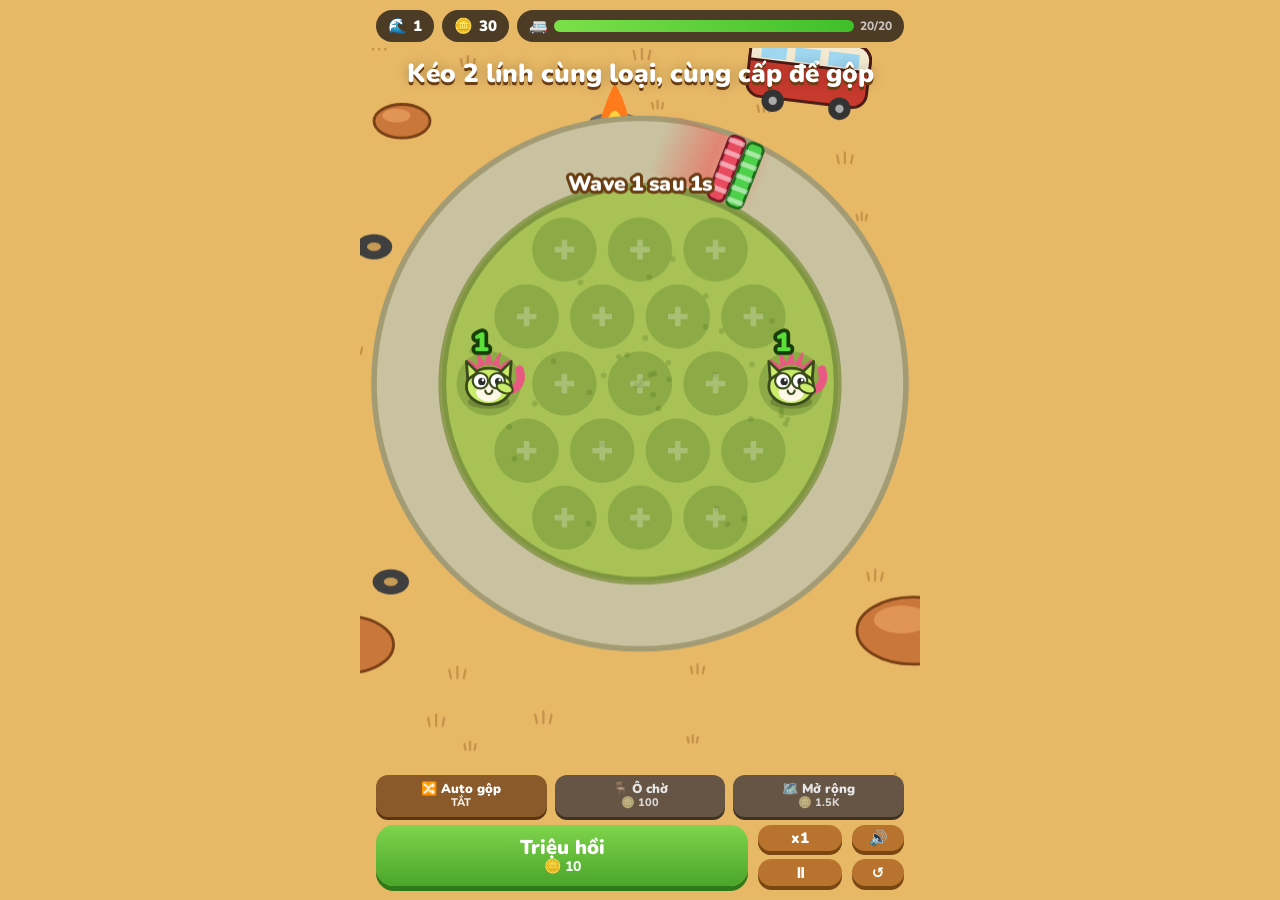
<file: game/critter-defense.html>
<!doctype html>
<html lang="vi">
<head>
<meta charset="UTF-8" />
<meta name="viewport" content="width=device-width, initial-scale=1.0, maximum-scale=1.0, user-scalable=no" />
<title>Critter Defense</title>
<link rel="preconnect" href="https://fonts.googleapis.com">
<link rel="preconnect" href="https://fonts.gstatic.com" crossorigin>
<link href="https://fonts.googleapis.com/css2?family=Nunito:wght@700;800;900&display=swap" rel="stylesheet">
<style>
:root{
  --sand:#e7b866; --ink:#2b2118; --panel:#fff6e3; --green:#5fbf3a; --green-d:#3e8f22;
  --red:#e2474f; --gold:#ffcf3f; color-scheme:light;
}
*{box-sizing:border-box; -webkit-tap-highlight-color:transparent}
html,body{margin:0; height:100%; overflow:hidden; background:var(--sand); color:var(--ink);
  font-family:'Nunito',system-ui,-apple-system,'Segoe UI',sans-serif; user-select:none; -webkit-user-select:none}
#app{display:flex; flex-direction:column; height:100%; max-width:560px; margin:0 auto}
header{display:flex; align-items:center; gap:8px; padding:10px 16px 6px}
.pill{background:rgba(43,33,24,.82); color:#fff; border-radius:999px; padding:6px 12px;
  font-weight:900; font-size:15px; display:flex; align-items:center; gap:6px; white-space:nowrap}
.pill small{font-weight:800; opacity:.7; font-size:12px}
.gate{flex:1; min-width:0}
.bar{height:12px; flex:1; border-radius:6px; background:#5b2328; overflow:hidden; min-width:40px}
.bar i{display:block; height:100%; background:linear-gradient(90deg,#7be04a,#3fbf2a); transition:width .2s}
.iconbtn{border:0; background:rgba(43,33,24,.82); color:#fff; font:inherit; font-weight:900; font-size:15px;
  border-radius:999px; height:34px; min-width:40px; padding:0 10px; cursor:pointer}
#wrap{flex:1; position:relative; min-height:0}
canvas{position:absolute; inset:0; width:100%; height:100%; touch-action:none; display:block}
#banner{position:absolute; left:0; right:0; top:8px; text-align:center; pointer-events:none;
  font-weight:900; font-size:26px; color:#fff; text-shadow:0 3px 0 #6b3d12, 0 0 12px rgba(0,0,0,.25);
  opacity:0; transition:opacity .3s}
footer{display:flex; gap:10px; padding:8px 16px 14px; align-items:stretch}
#summon{flex:1; border:0; border-radius:18px; padding:12px; cursor:pointer; font:inherit; color:#fff;
  background:linear-gradient(#7fd44c,#4aa52a); box-shadow:0 5px 0 #2f7a18; font-weight:900; font-size:20px;
  display:flex; flex-direction:column; align-items:center; line-height:1.1}
#summon small{font-size:14px; font-weight:800; opacity:.95}
#summon:active{transform:translateY(3px); box-shadow:0 2px 0 #2f7a18}
#summon:disabled{filter:grayscale(.7) brightness(.9); cursor:not-allowed}
.side{display:flex; flex-direction:column; gap:8px; width:84px}
.side button{flex:1; border:0; border-radius:14px; font:inherit; font-weight:900; font-size:15px; color:#fff;
  background:#b8742e; box-shadow:0 4px 0 #7a4612; cursor:pointer}
.side button:active{transform:translateY(2px); box-shadow:0 2px 0 #7a4612}
#over{position:absolute; inset:0; display:none; align-items:center; justify-content:center; background:rgba(30,18,8,.55)}
#over .card{background:var(--panel); border-radius:22px; padding:24px 28px; text-align:center; max-width:300px;
  box-shadow:0 8px 0 #b8742e}
#over h2{margin:0 0 6px; font-size:28px}
#over p{margin:4px 0; font-weight:800}
#over button{margin-top:14px; border:0; border-radius:14px; padding:12px 24px; font:inherit; font-weight:900;
  font-size:18px; color:#fff; background:linear-gradient(#7fd44c,#4aa52a); box-shadow:0 4px 0 #2f7a18; cursor:pointer}
#tools{display:flex; gap:8px; padding:0 16px}
#tools button{flex:1; border:0; border-radius:12px; padding:7px 4px; font:inherit; font-weight:900; font-size:13px; color:#fff;
  background:#8a5a2b; box-shadow:0 3px 0 #5a3410; cursor:pointer; line-height:1.15}
#tools button small{display:block; font-size:11px; font-weight:800; opacity:.9}
#tools button.on{background:#4aa52a; box-shadow:0 3px 0 #2f7a18}
#tools button:disabled{filter:grayscale(.6) brightness(.9); cursor:not-allowed}
#tools button:active{transform:translateY(2px); box-shadow:0 1px 0 #5a3410}
</style>
</head>
<body>
<div id="app">
  <header>
    <div class="pill">🌊 <span id="wave">1</span></div>
    <div class="pill">🪙 <span id="coins">0</span></div>
    <div class="pill gate">🚐 <div class="bar"><i id="gatebar"></i></div><small id="gatetxt"></small></div>
  </header>
  <div id="wrap">
    <canvas id="cv"></canvas>
    <div id="banner"></div>
    <div id="over"><div class="card">
      <h2>Thua rồi! 🧟</h2>
      <p>Trụ được tới wave <span id="ow">1</span></p>
      <p>Kỷ lục: wave <span id="ob">1</span></p>
      <button id="again">Chơi lại</button>
    </div></div>
  </div>
  <div id="tools">
    <button id="auto">🔀 Auto gộp<small id="autotxt">TẮT</small></button>
    <button id="bench">🪑 Ô chờ<small>🪙 <span id="benchcost">100</span></small></button>
    <button id="space">🗺️ Mở rộng<small>🪙 <span id="spacecost">1.5K</span></small></button>
  </div>
  <footer>
    <button id="summon">Triệu hồi<small>🪙 <span id="cost">10</span></small></button>
    <div class="side">
      <button id="speed">x1</button>
      <button id="pause">⏸</button>
    </div>
    <div class="side" style="width:52px">
      <button id="sound">🔊</button>
      <button id="restart" title="Chơi lại">↺</button>
    </div>
  </footer>
</div>
<script>
(() => {
// ---------- world layout ----------
const TW = 44, A0 = -Math.PI / 2 - 0.05;      // track width; zombies enter here (top, left of gate)
const SLOT_R = 23, MAXL = 6, MAX_BENCH = 6;   // two MAXL critters fuse into a legend
// arena layouts, bought with the "Mở rộng" button: bigger field, more slots, longer track
const LAYOUTS = [
  { tr: 166, rows: [3, 4, 5, 4, 3], dy: 48, cost: 1500 },
  { tr: 200, rows: [3, 4, 5, 6, 5, 4, 3], dy: 46, cost: 15000 },
  { tr: 236, rows: [3, 4, 5, 6, 7, 6, 5, 4, 3], dy: 44 },
];
let W, H, CX, CY, TR, GR, LAP, GATE_A, K = 1, NA = 0, SLOTS = [];
let grassDots = [];
function applyLayout(li, benchN) {
  const L = LAYOUTS[li], half = L.tr + TW / 2 + 12;
  TR = L.tr; GR = TR - 26; K = TR / 166;
  W = half * 2; CX = W / 2; CY = half + 18; H = CY + TR + TW / 2 + 70;
  LAP = TR * (2 * Math.PI - 0.42);              // distance until they reach the gate
  GATE_A = A0 - LAP / TR;
  SLOTS = [];
  L.rows.forEach((n, r) => {
    for (let i = 0; i < n; i++) SLOTS.push({ x: CX + (i - (n - 1) / 2) * 54, y: CY + (r - (L.rows.length - 1) / 2) * L.dy });
  });
  NA = SLOTS.length;
  const by = CY + TR + TW / 2 + 36;
  for (let i = 0; i < benchN; i++) SLOTS.push({ x: CX + (i - (benchN - 1) / 2) * 54, y: by, bench: true });
  grassDots = [];
  for (let i = 0; i < 40 * K * K; i++) {
    const a = rnd(0, 7), d = rnd(0, GR - 10);
    grassDots.push({ x: CX + Math.cos(a) * d, y: CY + Math.sin(a) * d });
  }
  resize();
}

const cv = document.getElementById('cv'), ctx = cv.getContext('2d');
const $ = id => document.getElementById(id);
let scale = 1, ox = 0, oy = 0, dpr = 1;

function resize() {
  const r = $('wrap').getBoundingClientRect();
  dpr = Math.min(window.devicePixelRatio || 1, 2);
  cv.width = r.width * dpr; cv.height = r.height * dpr;
  scale = Math.min(r.width / W, r.height / H);
  ox = (r.width - W * scale) / 2; oy = (r.height - H * scale) / 2;
}
window.addEventListener('resize', resize);

// ---------- decorations (static) ----------
const rnd = (a, b) => a + Math.random() * (b - a);
const pick = a => a[Math.floor(Math.random() * a.length)];
function wpick(keys, wf) {
  let tot = 0; const ws = keys.map(k => { const w = Math.max(0, wf(k)); tot += w; return w; });
  if (tot <= 0) return null;
  let r = Math.random() * tot;
  for (let i = 0; i < keys.length; i++) if ((r -= ws[i]) <= 0) return keys[i];
  return keys[keys.length - 1];
}
// tufts and decor are in base-layout coordinates (arena centre 200,218) and scaled with the arena
const tufts = [];
for (let i = 0; i < 160; i++) {
  const x = rnd(-250, 650), y = rnd(-350, 780);
  if (Math.hypot(x - 200, y - 218) < 196) continue;
  tufts.push({ x, y, s: rnd(.7, 1.2) });
}

// ---------- sound ----------
let actx = null, muted = false;
try { muted = localStorage.getItem('cd-muted') === '1'; } catch (e) {}
function beep(f, dur = .08, type = 'square', vol = .05, slide = 0) {
  if (muted) return;
  try {
    actx = actx || new (window.AudioContext || window.webkitAudioContext)();
    const o = actx.createOscillator(), g = actx.createGain(), t = actx.currentTime;
    o.type = type; o.frequency.setValueAtTime(f, t);
    if (slide) o.frequency.exponentialRampToValueAtTime(Math.max(40, f + slide), t + dur);
    g.gain.setValueAtTime(vol, t); g.gain.exponentialRampToValueAtTime(.0001, t + dur);
    o.connect(g).connect(actx.destination); o.start(t); o.stop(t + dur);
  } catch (e) {}
}

// ---------- critter types ----------
const TYPES = {
  leek:   { vi: 'Hành Ném',   w: 30, unlock: 1, dmg: 1,   rate: 1,    range: 0,   accent: '#e85a82' },
  chili:  { vi: 'Ớt Nổ',      w: 18, unlock: 1, dmg: .7,  rate: 1.3,  range: -10, accent: '#ff4a2a' },
  ice:    { vi: 'Băng Tuyết', w: 14, unlock: 1, dmg: .4,  rate: .9,   range: 0,   accent: '#7fd8ff' },
  durian: { vi: 'Sầu Riêng',  w: 12, unlock: 3, dmg: .35, rate: 1.25, range: 0,   accent: '#8a9a2a' },
  piggy:  { vi: 'Heo Đất',    w: 8,  unlock: 3, dmg: 0,   rate: 0,    range: 0,   accent: '#ff9ac2' },
  bolt:   { vi: 'Sấm Sét',    w: 10, unlock: 5, dmg: .75, rate: 1.15, range: -15, accent: '#ffd23f' },
  drum:   { vi: 'Trống Hội',  w: 8,  unlock: 5, dmg: 0,   rate: 0,    range: 0,   accent: '#b5651d' },
  // melee: hit what their weapon physically reaches
  sword:  { vi: 'Kiếm Xoay',  w: 14, unlock: 2, dmg: .9,  rate: 0,    range: 0,   accent: '#c0c8d0', melee: true },
  spear:  { vi: 'Giáo Đâm',   w: 10, unlock: 4, dmg: 3.2, rate: 0,    range: 0,   accent: '#3c9a2a', melee: true },
  hammer: { vi: 'Búa Tạ',     w: 9,  unlock: 6, dmg: 2.6, rate: 0,    range: 0,   accent: '#8a96a3', melee: true },
  shield: { vi: 'Khiên Gai',  w: 7,  unlock: 7, dmg: .35, rate: 0,    range: 0,   accent: '#a0622a', melee: true },
};
const critDmg = l => Math.round(Math.pow(2.25, l - 1));
const critRate = l => Math.max(.4, .85 - .03 * l);
const critRange = l => 215 + l * 6;
const tDmg = (k, l, buff = 0) => Math.max(1, Math.round(critDmg(l) * TYPES[k].dmg * (1 + buff)));
const tRate = (k, l) => critRate(l) * TYPES[k].rate;
const tRange = (k, l) => (critRange(l) + TYPES[k].range) * K;
const critter = (lvl, kind = 'leek') => ({ type: 'c', kind, lvl, cd: rnd(0, .5), bounce: 0, throwT: 0, pop: 1, buff: 0, gen: 8, beat: 1, stun: 0, stunKind: 'daze' });
function rollKind() {
  const w = Math.max(1, S.wave);
  return wpick(Object.keys(TYPES), k => TYPES[k].unlock <= w ? TYPES[k].w : 0);
}

// ---------- zombie types ----------
const ZTYPES = {
  walk:   { vi: 'Xác Sống',    hp: 1,   spd: 38, r: 1,    gold: 1,   dmg: 1, gap: 1,   cost: 1,   first: 1 },
  run:    { vi: 'Chạy Bộ',     hp: .7,  spd: 62, r: .95,  gold: 1,   dmg: 1, gap: 1,   cost: 1,   first: 2, overtake: true },
  tank:   { vi: 'Pyjama Bự',   hp: 3,   spd: 27, r: 1.15, gold: 3,   dmg: 2, gap: 1.5, cost: 2.5, first: 3, armor: .35, slowRes: .5 },
  helmet: { vi: 'Mũ Bảo Hiểm', hp: .8,  spd: 36, r: 1,    gold: 2,   dmg: 1, gap: 1.1, cost: 1.6, first: 4, shield: 1 },
  tiny:   { vi: 'Zombie Nhí',  hp: .3,  spd: 50, r: .7,   gold: .35, dmg: 1, gap: .4,  cost: .35, first: 5 },
  fatty:  { vi: 'Bụng Bự',     hp: 2,   spd: 30, r: 1.25, gold: 1.5, dmg: 2, gap: 1.4, cost: 2.2, first: 6, split: 2 },
  nurse:  { vi: 'Y Tá Zombie', hp: 1.2, spd: 34, r: 1,    gold: 2.5, dmg: 1, gap: 1.2, cost: 2,   first: 8 },
  ghost:  { vi: 'Ma Lơ Lửng',  hp: .9,  spd: 44, r: .95,  gold: 2,   dmg: 1, gap: 1,   cost: 1.8, first: 10 },
  bomber: { vi: 'Ôm Bom',      hp: 1.1, spd: 40, r: 1,    gold: 2,   dmg: 3, gap: 1.2, cost: 2,   first: 12 },
};
const BASEW = { run: 22, tank: 14, helmet: 16, tiny: 12, fatty: 10, nurse: 6, ghost: 10, bomber: 8 };
const THEMES = [
  { n: 'Đội Mũ Sắt', k: ['helmet', 'tank'] },
  { n: 'Bầy Nhí!', k: ['tiny', 'fatty'], mul: 1.3 },
  { n: 'Bệnh Viện', k: ['nurse', 'fatty', 'tank'] },
  { n: 'Đêm Ma', k: ['ghost', 'run'] },
  { n: 'Bom Bom', k: ['bomber', 'run'] },
];
const HEAVY = { tank: 1, fatty: 1, nurse: 1, bomber: 1 };

// ---------- bosses ----------
const BOSSES = [
  { id: 'king', name: 'Vua Xác Sống', hp: 14, spd: 20, dmg: 6, r: 1.8, abil: [{ k: 'summon', cd: 7, cast: 1, n: 3 }, { k: 'enrage', at: .5, mul: 1.6 }] },
  { id: 'chef', name: 'Bà Đồ Tể', hp: 16, spd: 18, dmg: 6, r: 1.75, abil: [{ k: 'jar', cd: 6, warn: 1 }, { k: 'stun', cd: 8, warn: 1.2, dur: 3 }] },
  { id: 'babi', name: 'Ông Ba Bị', hp: 18, spd: 22, dmg: 7, r: 1.9, abil: [{ k: 'grab', cd: 10, warn: 1.5 }, { k: 'jump', cd: 9, cast: .8, dist: 110 }] },
  { id: 'mada', name: 'Ma Da', hp: 15, spd: 19, dmg: 5, r: 1.7, abil: [{ k: 'shield', at: [.75, .35], adds: 3 }, { k: 'heal', cd: 9, cast: 1, pct: .03, dur: 4 }] },
  { id: 'trau', name: 'Trâu Điên', hp: 20, spd: 16, dmg: 8, r: 2.0, armor: .3, abil: [{ k: 'charge', cd: 8, cast: 1, mul: 3.5, dur: 1.5 }, { k: 'stomp', cd: 10, warn: 1.2, n: 3, dur: 2 }] },
];
const bossDef = w => BOSSES[(w / 5 - 1) % BOSSES.length];

// ---------- state ----------
let S, best = 0;
try { best = +localStorage.getItem('cd-best') || 0; } catch (e) {}

function newGame() {
  S = {
    wave: 0, coins: 30, gate: 20, gateMax: 20, summons: 0, grid: [],
    zombies: [], shots: [], parts: [], texts: [], fx: [], warns: [], queue: [], spawnT: 0, breakT: 2, over: false,
    paused: false, speed: S ? S.speed : 1, shake: 0, time: 0, hitBeep: 0,
    layout: 0, benchN: 0, auto: S ? S.auto : false, autoT: 0
  };
  applyLayout(0, 0);
  S.grid = Array(SLOTS.length).fill(null);
  S.grid[7] = critter(1); S.grid[11] = critter(1);
  $('over').style.display = 'none';
  $('pause').textContent = '⏸';
  hud();
  banner('Kéo 2 lính cùng loại, cùng cấp để gộp', 3);
}
const summonCost = () => 10 + S.summons * 3;
const waveActive = () => S.queue.length > 0 || S.zombies.length > 0;

function fmt(n) {
  n = Math.ceil(n);
  if (n < 1000) return '' + n;
  if (n < 1e6) return (n / 1000).toFixed(n < 1e4 ? 1 : 0).replace(/\.0$/, '') + 'K';
  return (n / 1e6).toFixed(1).replace(/\.0$/, '') + 'M';
}

// ---------- zombies ----------
function zHp(w) { return Math.max(1, Math.round(1 + (w - 1) * 1.1 + .12 * w * w + Math.pow(1.12, w) - 1.12)); }
function baseZombie(o) {
  return Object.assign({ pend: 0, d: 0, flash: 0, step: rnd(0, 6), armor: 0, shield: 0, shieldMax: 0,
    slowM: 1, slowT: 0, frzT: 0, slowRes: 0, psn: 0, psnT: 0, psnTick: .5, phaseT: rnd(0, 3.6), phased: false,
    lane: 0, laneCur: 0, blockT: 0, overT: 0, healT: 2, isBoss: false }, o);
}
function makeZombie(kind, w, o = {}) {
  if (kind === 'boss') return makeBoss(w);
  const T = ZTYPES[kind], h = zHp(w);
  const hp = Math.max(1, Math.round(h * T.hp * (o.hpMul || 1)));
  const z = baseZombie({ kind, T, hp, max: hp, spd: T.spd, r: T.r, dmg: T.dmg, d: o.d || 0,
    gold: o.noGold ? 0 : Math.max(1, Math.round(T.gold * (1 + h * .45))),
    armor: T.armor || 0, slowRes: T.slowRes || 0 });
  if (T.shield) z.shield = z.shieldMax = Math.max(1, Math.round(h * T.shield));
  return z;
}
function makeBoss(w) {
  const def = bossDef(w), tier = Math.floor((w / 5 - 1) / BOSSES.length), h = zHp(w);
  const hp = Math.round(h * def.hp * (1 + .6 * tier));
  return baseZombie({ kind: 'boss', isBoss: true, def, tier, hp, max: hp, spd: def.spd, baseSpd: def.spd, r: def.r,
    dmg: def.dmg, gold: Math.round(15 * (1 + h * .45) * 1.5), armor: def.armor || 0, slowRes: .5,
    cds: def.abil.map(a => (a.cd || 0) * .5), state: 'walk', stT: 0, sack: [], adds: [], immune: false,
    enraged: false, shieldIdx: 0, chargeMul: 1, cast: null });
}
function buildWave(w) {
  let B = Math.min(6 + 2 * w, 44), theme = null;
  if (w % 4 === 0 && w % 5 !== 0) {
    const ok = THEMES.filter(t => t.k.every(k => ZTYPES[k].first <= w));
    if (ok.length) theme = ok[(w / 4 - 1) % ok.length];
  }
  if (theme) B *= theme.mul || 1;
  const all = Object.keys(ZTYPES), q = [], cnt = {};
  const wt = k => {
    const t = ZTYPES[k];
    if (w < t.first) return 0;
    if (k === 'nurse' && (cnt.nurse || 0) >= 2) return 0;
    if (k === 'bomber' && (cnt.bomber || 0) >= 2 + Math.floor(w / 6)) return 0;
    if (k === 'walk') return Math.max(12, 60 - 3 * w);
    return Math.min(1, (w - t.first + 1) / 4) * BASEW[k];
  };
  while (B > 0) {
    let k = null;
    if (theme && Math.random() < .7) k = wpick(theme.k, kk => wt(kk) > 0 ? 1 : 0);
    if (!k) k = wpick(all, wt) || 'walk';
    const n = k === 'tiny' ? 4 : 1;
    for (let i = 0; i < n; i++) q.push(k);
    cnt[k] = (cnt[k] || 0) + n;
    B -= ZTYPES[k].cost * n;
  }
  for (let i = q.length - 1; i > 0; i--) { const j = Math.floor(Math.random() * (i + 1)); [q[i], q[j]] = [q[j], q[i]]; }
  for (let i = 0; i < Math.min(3, q.length); i++) {
    if (!HEAVY[q[i]]) continue;
    const j = q.findIndex((k, idx) => idx >= 3 && !HEAVY[k]);
    if (j > 0) [q[i], q[j]] = [q[j], q[i]];
  }
  return { q, theme };
}
function startWave() {
  S.wave++;
  const w = S.wave, { q, theme } = buildWave(w);
  if (w % 5 === 0) q.push('boss');
  S.queue = q; S.spawnT = 0; S.warns = [];
  if (w >= 2 && Math.random() < .45 && !S.grid.some(c => c && c.type === 'b')) {
    const empty = emptySlots();
    if (empty.length > 2) {
      const hp = 4 + w;
      S.grid[pick(empty)] = { type: 'b', hp, max: hp, gold: 8 + w * 4, shake: 0, pop: 1 };
    }
  }
  if (w % 5 === 0) { banner(`Wave ${w} · BOSS: ${bossDef(w).name}!`, 2.2); beep(120, .6, 'sawtooth', .07, -60); }
  else banner(theme ? `Wave ${w} · ${theme.n}` : `Wave ${w}`);
  const unlocked = Object.keys(TYPES).filter(k => TYPES[k].unlock === w);
  if (unlocked.length) setTimeout(() => banner('Mở khoá: ' + unlocked.map(k => TYPES[k].vi).join(', '), 2), 1700);
  hud();
}
let bannerT = 0;
function banner(t, dur = 1.6) { $('banner').textContent = t; $('banner').style.opacity = 1; bannerT = dur; }

// ---------- geometry ----------
function zPos(z) {
  const a = A0 - z.d / TR;
  const lane = Math.sin(z.step * .7) * 3 + z.laneCur;
  return { x: CX + Math.cos(a) * (TR + lane), y: CY + Math.sin(a) * (TR + lane), a };
}
function slotAt(x, y) {
  for (let i = 0; i < SLOTS.length; i++) if (Math.hypot(SLOTS[i].x - x, SLOTS[i].y - y) < SLOT_R + 6) return i;
  return -1;
}
const emptySlots = (bench = false) => S.grid.map((c, i) => c || (i >= NA && !bench) ? -1 : i).filter(i => i >= 0);
const arenaCrits = () => S.grid.map((c, i) => i < NA && isCrit(c) ? i : -1).filter(i => i >= 0);
const isCrit = c => c && c.type === 'c';
function effSpd(z) {
  let s = z.spd;
  if (z.isBoss) { if (z.state === 'cast') return 0; if (z.state === 'charge') s *= z.chargeMul; }
  let m = 1 - (1 - z.slowM) * (1 - z.slowRes);
  if (z.frzT > 0) m *= .05;
  if (z.isBoss) m = Math.max(.7, m);
  return s * m;
}

// ---------- update ----------
function update(dt) {
  S.time += dt;
  if (bannerT > 0 && (bannerT -= dt) <= 0) $('banner').style.opacity = 0;
  if (S.shake > 0) S.shake = Math.max(0, S.shake - dt * 20);

  // waves
  if (S.queue.length) {
    S.spawnT -= dt;
    if (S.spawnT <= 0) {
      const k = S.queue.shift();
      S.zombies.push(makeZombie(k, S.wave));
      S.spawnT = Math.max(.42, 1.05 - S.wave * .02) * (k === 'boss' ? 1.5 : ZTYPES[k].gap);
    }
  } else if (!S.zombies.length) {
    if (S.breakT <= 0) { S.breakT = S.wave === 0 ? 2 : 3; S.warns = []; }
    S.breakT -= dt;
    if (S.breakT <= 0) startWave();
  }

  // zombies
  for (const z of S.zombies.slice()) {
    if (z.dead) continue;
    tickZombie(z, dt);
    if (z.dead) continue;
    if (z.isBoss) updateBoss(z, dt);
    const v = effSpd(z);
    z.d += v * dt; z.step += dt * Math.max(v, 8) / 9;
    if (z.d >= LAP) {
      z.dead = true; S.gate -= z.dmg; S.shake = 6; beep(90, .25, 'sawtooth', .07, -40);
      const p = zPos(z); text(p.x, p.y - 20, '-' + z.dmg + '♥', '#ff5560');
      if (S.gate <= 0) { S.gate = 0; gameOver(); }
      hud();
    }
  }
  // queue: nobody walks through the one in front (ghosts and overtakers excepted)
  S.zombies.sort((a, b) => b.d - a.d);
  let lead = null;
  for (const z of S.zombies) {
    if (z.dead) continue;
    const free = z.phased || z.laneCur > 4;
    if (lead && !free) {
      const lim = lead.d - 13 * (lead.r + z.r);
      if (z.d > lim) { z.d = lim; z.blockT += dt; } else z.blockT = 0;
    } else z.blockT = 0;
    if (!free) lead = z;
  }

  updateWarns(dt);
  updateCritters(dt);
  if (S.auto && (S.autoT -= dt) <= 0) S.autoT = autoMerge() ? .35 : .5;

  // shots
  for (const s of S.shots) {
    if (!s.t.dead) { const p = zPos(s.t); s.tx = p.x; s.ty = p.y - 14 * s.t.r; }
    const dx = s.tx - s.x, dy = s.ty - s.y, d = Math.hypot(dx, dy), v = 460 * dt;
    s.rot += dt * 16;
    if (s.leg) { s.trail.push({ x: s.x, y: s.y }); if (s.trail.length > 6) s.trail.shift(); }
    if (d <= v + 6) { s.done = true; impact(s); }
    else { s.x += dx / d * v; s.y += dy / d * v; }
  }

  for (const p of S.parts) { p.x += p.vx * dt; p.y += p.vy * dt; p.vy += (p.g ?? 300) * dt; p.life -= dt; }
  for (const t of S.texts) { t.y -= 30 * dt; t.life -= dt; }
  for (const f of S.fx) f.life -= dt;

  S.zombies = S.zombies.filter(z => !z.dead);
  S.shots = S.shots.filter(s => !s.done);
  S.parts = S.parts.filter(p => p.life > 0);
  S.texts = S.texts.filter(t => t.life > 0);
  S.fx = S.fx.filter(f => f.life > 0);
}

function tickZombie(z, dt) {
  z.flash = Math.max(0, z.flash - dt * 6);
  if (z.slowT > 0 && (z.slowT -= dt) <= 0) z.slowM = 1;
  if (z.frzT > 0) z.frzT -= dt;
  if (z.psnT > 0) {
    z.psnT -= dt; z.psnTick -= dt;
    if (z.psnTick <= 0) {
      z.psnTick = .5;
      let d = z.psn * .5;
      if (z.isBoss) d = Math.min(d, z.max * .01);
      hit(z, d, { dot: 1 });
    }
    if (z.psnT <= 0) z.psn = 0;
  }
  if (z.dead) return;
  const k = z.kind;
  if (k === 'ghost') { z.phaseT = (z.phaseT + dt) % 3.6; z.phased = z.phaseT > 2.4; }
  if (k === 'nurse' && (z.healT -= dt) <= 0) {
    z.healT = 2;
    const p = zPos(z);
    S.fx.push({ kind: 'ring', x: p.x, y: p.y, r0: 10, r1: 90, col: '#5be03a', life: .5, max: .5 });
    for (const o of S.zombies) {
      if (o === z || o.dead || o.isBoss || Math.abs(o.d - z.d) > 90 || o.hp >= o.max) continue;
      o.hp = Math.min(o.max, o.hp + o.max * .08 * (z.psnT > 0 ? .5 : 1));
      const q = zPos(o); text(q.x, q.y - 34 * o.r, '+', '#5be03a', 14);
    }
  }
  if (z.T && z.T.overtake) {
    if (z.lane === 0 && z.blockT > .6) { z.lane = 11; z.overT = 1.5; }
    if (z.lane && (z.overT -= dt) <= 0) z.lane = 0;
    z.laneCur += (z.lane - z.laneCur) * Math.min(1, dt * 6);
  }
}

// ---------- bosses ----------
function updateBoss(z, dt) {
  const abil = z.def.abil, ratio = z.hp / z.max;
  if (z.state === 'walk') {
    for (const a of abil) {
      if (a.k === 'enrage' && !z.enraged && ratio < a.at) {
        z.enraged = true; z.spd *= a.mul; S.shake = 4;
        const p = zPos(z); text(p.x, p.y - 60, 'GÀO!!', '#ff4040', 22); beep(80, .5, 'sawtooth', .08, 40);
      }
      if (a.k === 'shield' && z.shieldIdx < a.at.length && ratio < a.at[z.shieldIdx]) {
        z.shieldIdx++; z.immune = true; z.state = 'shielded'; z.adds = [];
        for (let i = 0; i < a.adds + z.tier; i++) {
          const m = makeZombie('run', S.wave, { d: z.d - 30 - i * 26, noGold: true });
          z.adds.push(m); S.zombies.push(m);
        }
        const p = zPos(z); text(p.x, p.y - 60, 'Khiên bong bóng!', '#9cdcff', 16); beep(300, .3, 'sine', .06, 300);
        return;
      }
    }
    for (let i = 0; i < abil.length; i++) {
      const a = abil[i];
      if (!a.cd) continue;
      z.cds[i] -= dt;
      if (z.cds[i] <= 0) {
        if (startAbility(z, a)) { z.cds[i] = a.cd * Math.pow(.85, z.tier); return; }
        z.cds[i] = 1;
      }
    }
  } else if (z.state === 'cast') {
    if ((z.stT -= dt) <= 0) { z.state = 'walk'; resolveCast(z); }
  } else if (z.state === 'charge') {
    if ((z.stT -= dt) <= 0) { z.state = 'walk'; z.chargeMul = 1; }
    else if (Math.random() < dt * 20) { const p = zPos(z); burst(p.x, p.y + 10, 1, ['#c9c2a0', '#a39b74']); }
  } else if (z.state === 'healing') {
    z.hp = Math.min(z.max, z.hp + z.max * z.cast.pct * dt);
    if ((z.stT -= dt) <= 0) z.state = 'walk';
  } else if (z.state === 'shielded') {
    if (z.adds.every(m => m.dead)) {
      z.immune = false; z.state = 'walk';
      const p = zPos(z); text(p.x, p.y - 60, 'Vỡ khiên!', '#fff', 18); burst(p.x, p.y - 20, 20, ['#9cdcff', '#ffffff']);
    }
  }
}
function warnSlot(z, slot, a, kind, col) {
  S.warns.push({ slot, t: a.warn, max: a.warn, kind, col, boss: z, dur: a.dur });
}
function startAbility(z, a) {
  const crits = arenaCrits();
  z.cast = a;
  switch (a.k) {
    case 'summon': case 'jump': case 'heal': case 'charge':
      z.state = 'cast'; z.stT = a.cast; return true;
    case 'jar': {
      const e = emptySlots(); if (!e.length) return false;
      warnSlot(z, pick(e), a, 'jar', '#c9773b'); z.state = 'cast'; z.stT = a.warn; return true;
    }
    case 'stun': {
      if (!crits.length) return false;
      const top = crits.reduce((b, i) => S.grid[i].lvl > S.grid[b].lvl ? i : b, crits[0]);
      warnSlot(z, top, a, 'stun', '#ff4040'); z.state = 'cast'; z.stT = a.warn; return true;
    }
    case 'grab': {
      const prey = crits.filter(i => !S.grid[i].legend);
      if (!prey.length) return false;
      warnSlot(z, pick(prey), a, 'grab', '#a050ff'); z.state = 'cast'; z.stT = a.warn; return true;
    }
    case 'stomp': {
      if (!crits.length) return false;
      const p = zPos(z);
      crits.sort((i, j) => Math.hypot(SLOTS[i].x - p.x, SLOTS[i].y - p.y) - Math.hypot(SLOTS[j].x - p.x, SLOTS[j].y - p.y))
        .slice(0, a.n + z.tier).forEach(i => warnSlot(z, i, a, 'stomp', '#ffb000'));
      z.state = 'cast'; z.stT = a.warn; return true;
    }
  }
  return false;
}
function resolveCast(z) {
  const a = z.cast, p = zPos(z);
  if (a.k === 'summon') {
    for (let i = 0; i < a.n + z.tier; i++) S.zombies.push(makeZombie('walk', S.wave, { d: z.d - 30 - i * 26 }));
    text(p.x, p.y - 60, 'Triệu hồi!', '#c6a8ff', 16); beep(140, .3, 'sawtooth', .06, 80);
  } else if (a.k === 'jump') {
    burst(p.x, p.y + 8, 14, ['#c9c2a0', '#a39b74']);
    z.d = Math.min(LAP - 80, z.d + a.dist);
    const q = zPos(z); burst(q.x, q.y + 8, 14, ['#c9c2a0', '#a39b74']); S.shake = 5; beep(70, .25, 'square', .07);
  } else if (a.k === 'heal') {
    z.state = 'healing'; z.stT = a.dur; text(p.x, p.y - 60, 'Hút hồn...', '#7be04a', 16);
  } else if (a.k === 'charge') {
    z.state = 'charge'; z.stT = a.dur; z.chargeMul = a.mul; text(p.x, p.y - 60, 'HÚC!', '#ff7a1a', 20); beep(90, .4, 'sawtooth', .07, 60);
  } else if (a.k === 'stomp') {
    S.shake = 7; S.fx.push({ kind: 'ring', x: p.x, y: p.y, r0: 10, r1: 160, col: '#ffe66b', life: .4, max: .4 }); beep(60, .35, 'square', .08);
  }
}
function updateWarns(dt) {
  for (const w of S.warns) {
    if (w.boss.dead) { w.done = true; continue; }
    if ((w.t -= dt) > 0) continue;
    w.done = true;
    const s = SLOTS[w.slot], c = S.grid[w.slot];
    if (w.kind === 'jar') {
      if (!c) {
        const hp = 3 + Math.floor(S.wave / 2);
        S.grid[w.slot] = { type: 'j', hp, max: hp, gold: 0, shake: 0, pop: 1 };
        burst(s.x, s.y, 10, ['#8a5a2b', '#c9773b']); beep(120, .15, 'square', .06);
      } else text(s.x, s.y - 30, 'Hụt!', '#fff');
    } else if (!isCrit(c)) {
      text(s.x, s.y - 30, 'Hụt!', '#fff');
    } else if (w.kind === 'grab' && c.legend) {
      text(s.x, s.y - 30, 'Kháng!', '#ffd23f');
    } else if (w.kind === 'grab') {
      w.boss.sack.push({ lvl: c.lvl, kind: c.kind }); S.grid[w.slot] = null;
      text(s.x, s.y - 30, 'Bị bắt!', '#d08aff'); burst(s.x, s.y, 12, ['#a050ff', '#ffffff']); beep(200, .3, 'triangle', .06, -150);
    } else {
      c.stun = Math.max(c.stun, w.dur * (c.legend ? .5 : 1)); c.stunKind = 'daze';
      text(s.x, s.y - 30, 'Choáng!', '#ffe66b'); burst(s.x, s.y, 8, ['#ffe66b', '#ffffff']); beep(150, .15, 'square', .06);
    }
  }
  S.warns = S.warns.filter(w => !w.done);
}

// ---------- critters ----------
function pickTarget(s, rg, pref, excl) {
  let best = null, bs = -1e9;
  for (const z of S.zombies) {
    if (z.dead || z.phased || z.hp + z.shield - z.pend <= 0 || (excl && excl.includes(z))) continue;
    const p = zPos(z);
    if (Math.hypot(p.x - s.x, p.y - s.y) > rg) continue;
    let sc = z.d;
    if (z.immune) sc -= 4000;
    if (pref === 'ice' && z.slowT > .3) sc -= 2000;
    if (pref === 'durian' && z.psnT > 1) sc -= 2000;
    if (sc > bs) { bs = sc; best = z; }
  }
  return best;
}

// ---------- legends ----------
const KORD = Object.keys(TYPES);
const SHORT = { leek: 'Hành', chili: 'Ớt', ice: 'Băng', durian: 'Sầu Riêng', piggy: 'Heo', bolt: 'Sấm', drum: 'Trống', sword: 'Kiếm', spear: 'Giáo', hammer: 'Búa', shield: 'Khiên' };
const LEGENDS = {
  'chili+ice': 'Băng Hỏa Long', 'durian+bolt': 'Lôi Độc Thần', 'ice+bolt': 'Bão Tuyết Sấm', 'leek+chili': 'Hành Phi',
  'chili+durian': 'Bom Thối', 'piggy+drum': 'Thần Tài Lễ Hội', 'leek+leek': 'Thần Hành',
  'sword+sword': 'Kiếm Thánh', 'ice+sword': 'Băng Kiếm', 'bolt+sword': 'Lôi Kiếm', 'chili+hammer': 'Búa Dung Nham',
  'hammer+hammer': 'Thần Chùy', 'spear+spear': 'Thương Thần',
};
const LEG_INFO = {
  'chili+ice': 'quái bị chậm nhận +25% ST', 'durian+bolt': '+2 bước nhảy, không giảm ST', 'ice+bolt': '12% đóng băng',
  'leek+chili': 'phát thứ 2 đủ ST và nổ', 'chili+durian': 'nổ to hơn, độc x1.5', 'piggy+drum': '+15% tốc đánh cho lính quanh', 'leek+leek': 'ném 3 phát',
  'sword+sword': '2 vòng kiếm', 'ice+sword': 'kiếm làm chậm', 'hammer+hammer': 'choáng x2', 'spear+spear': 'đâm xuyên 3',
};
const ATK = ['leek', 'chili', 'ice', 'durian', 'bolt'];
const PRIO = ['bolt', 'chili', 'durian', 'ice', 'leek', 'drum', 'piggy', 'sword', 'spear', 'hammer', 'shield'];
const MELEE = KORD.filter(k => TYPES[k].melee);
const legKinds = ks => ks.slice().sort((a, b) => KORD.indexOf(a) - KORD.indexOf(b));
function legendName(key) {
  if (LEGENDS[key]) return LEGENDS[key];
  const [a, b] = key.split('+');
  return a === b ? `Thần ${SHORT[a]}` : `Huyền Thoại ${SHORT[a]}-${SHORT[b]}`;
}
const has = (c, k) => c.legend ? c.kinds.includes(k) : c.kind === k;
function legendOf(kinds, star = 1) {
  kinds = legKinds(kinds);
  return Object.assign(critter(MAXL + 1, PRIO.find(k => kinds.includes(k))),
    { legend: true, kinds, key: kinds.join('+'), star, fuseT: 0, haste: 0, sparkT: 0 });
}
function makeLegend(a, b) {
  return Object.assign(legendOf([a.kind, b.kind]), { fuseT: .7, fuseSrc: [a.kind, b.kind] });
}
// what happens when c is dropped on t: 'merge' | 'fuse' | 'star' | null
function mergeKind(c, t) {
  if (!isCrit(c) || !isCrit(t) || c === t) return null;
  if (!c.legend && !t.legend && c.lvl === t.lvl && c.kind === t.kind && c.lvl < MAXL) return 'merge';
  if (!c.legend && !t.legend && c.lvl === MAXL && t.lvl === MAXL) return 'fuse';
  if (c.legend && t.legend) return null;
  const L = c.legend ? c : t, o = c.legend ? t : c;
  if (L.legend && o.lvl === MAXL && L.kinds.includes(o.kind) && L.star < 5) return 'star';
  return null;
}
function legendStats(c) {
  const P = Math.pow(1.6, c.star - 1), atk = c.kinds.filter(k => ATK.includes(k));
  const dsum = c.kinds.reduce((s, k) => s + (TYPES[k].melee ? 0 : TYPES[k].dmg), 0);
  return {
    P, atk, dmg: Math.round(critDmg(MAXL) * dsum * 1.4 * P * (1 + c.buff)),
    rate: atk.length ? .85 * Math.min(...atk.map(k => tRate(k, MAXL))) : 1,
    range: atk.length ? Math.max(...atk.map(k => tRange(k, MAXL))) + 25 * K : 0,
  };
}
function legendEff(c, dmg) {
  const e = { cols: c.kinds.map(k => TYPES[k].accent) };
  if (has(c, 'chili')) e.r = 30 + 2 * MAXL + 10 + (c.key === 'chili+durian' ? 15 : 0);
  if (has(c, 'ice')) e.slow = { m: 1 - Math.min(.7, .5 + .03 * (c.star - 1)), t: 1.8 + .2 * c.star };
  if (has(c, 'durian')) { e.poison = .5 * dmg * (c.key === 'chili+durian' ? 1.5 : 1); e.pierce = 1; }
  if (c.key === 'chili+ice') e.slowAmp = 1.25;
  if (c.key === 'ice+bolt') e.freeze = .12;
  return e;
}
function drumAura(d) {
  if (!d.legend) return { rad: 60, buff: Math.min(.6, .15 + .03 * d.lvl), haste: 0, self: false };
  const dd = d.key === 'drum+drum';
  return { rad: dd ? 120 : 95, buff: dd ? .6 + .05 * (d.star - 1) : Math.min(.65, .45 + .05 * (d.star - 1)), haste: d.key === 'piggy+drum' ? .15 : 0, self: true };
}
function fuseBoom(c, s) {
  const [ca, cb] = c.kinds.map(k => TYPES[k].accent);
  S.fx.push({ kind: 'flash', x: s.x, y: s.y, life: .35, max: .35 });
  S.fx.push({ kind: 'ring', x: s.x, y: s.y, r0: 10, r1: 120, col: ca, life: .5, max: .5 });
  S.fx.push({ kind: 'ring', x: s.x, y: s.y, r0: 10, r1: 160, col: cb, life: .65, max: .65 });
  burst(s.x, s.y - 10, 40, [ca, cb, '#ffd23f', '#ffffff']);
  S.shake = 6;
  banner('✨ ' + legendName(c.key) + ' ✨', 2.2);
  [523, 659, 784, 1047].forEach((f, i) => setTimeout(() => beep(f, .15, 'triangle', .07), i * 90));
}

// ---------- melee ----------
// Melee critters hit whatever their weapon physically reaches, so they work best near the track
// but nothing stops you from placing them anywhere. They also chop barrels and jars in reach.
const swordGeom = l => ({ N: 1 + Math.ceil(l / 2), R: 60 + 2 * l, BL: 24 + l, w: 4 + .5 * l });
const wrapA = a => ((a + Math.PI) % (Math.PI * 2) + Math.PI * 2) % (Math.PI * 2) - Math.PI;
function swordRings(c, l) {
  const g = swordGeom(l), N = g.N + (c.legend ? c.star - 1 : 0);
  return c.key === 'sword+sword' ? [{ R: g.R, dir: 1, N, g }, { R: g.R - 16, dir: -1, N, g }] : [{ R: g.R, dir: 1, N, g }];
}
// damage the barrel / jar in slot i by n (shared by tapping and melee critters)
function hitObstacle(i, n) {
  const c = S.grid[i], s = SLOTS[i];
  c.hp -= n; c.shake = 1; beep(150, .06, 'square', .05);
  burst(s.x, s.y - 10, 4, ['#d98a2b', '#8a4e16']);
  if (c.hp <= 0) {
    S.grid[i] = null;
    if (c.gold) { S.coins += c.gold; text(s.x, s.y - 24, '+' + fmt(c.gold), '#ffd23f'); }
    burst(s.x, s.y - 6, 18, ['#d98a2b', '#8a4e16', '#ffd23f']);
    beep(500, .2, 'triangle', .06, 500); hud();
  }
}
// obstacle slots whose centre lies within reach of x,y
const obstaclesNear = (x, y, reach) => SLOTS.map((o, j) => j < NA && S.grid[j] && !isCrit(S.grid[j]) && Math.hypot(o.x - x, o.y - y) <= reach ? j : -1).filter(j => j >= 0);
function meleeTick(c, s, k, l, dmg, dt, eff) {
  const hs = 1 - (c.haste || 0);
  c.mcd = c.mcd || {};
  if (k === 'sword') {
    c.hitCd = c.hitCd || new WeakMap();
    const rings = swordRings(c, l), g = rings[0].g, prev = c.spin || 0;
    c.spin = prev + g.w * dt;
    const sweep = g.w * dt;
    const blade = (R, dir, N, qx, qy, rad) => {
      const dx = qx - s.x, dy = qy - s.y, dq = Math.hypot(dx, dy);
      if (Math.abs(dq - R) > g.BL / 2 + rad) return false;
      const aq = Math.atan2(dy, dx), w = (6 + rad) / Math.max(dq, 1);
      for (let b = 0; b < N; b++) {
        const th = dir * prev + b * Math.PI * 2 / N;
        const d = dir > 0 ? wrapA(aq - th) : wrapA(th - aq);
        if (d >= -w && d <= sweep + w) return true;
      }
      return false;
    };
    for (const z of S.zombies) {
      if (z.dead || z.phased || z.immune || (c.hitCd.get(z) || 0) > S.time) continue;
      const q = zPos(z);
      if (rings.some(r => blade(r.R, r.dir, r.N, q.x, q.y - 8 * z.r, 12 * z.r))) {
        applyEff(z, dmg, eff); c.hitCd.set(z, S.time + .4 * hs);
        if (S.parts.length < 250) burst(q.x, q.y - 10, 3, ['#ffffff', '#dfe6ee', '#ffd23f']);
        S.fx.push({ kind: 'slash', x: q.x, y: q.y - 10, a: Math.atan2(q.y - s.y, q.x - s.x), life: .15, max: .15 });
      }
    }
    for (const j of obstaclesNear(s.x, s.y, rings[0].R + g.BL / 2 + 16)) {
      const o = S.grid[j];
      if ((c.hitCd.get(o) || 0) > S.time) continue;
      if (rings.some(r => blade(r.R, r.dir, r.N, SLOTS[j].x, SLOTS[j].y, 16))) { hitObstacle(j, 1); c.hitCd.set(o, S.time + .4 * hs); }
    }
    return;
  }
  if ((c.mcd[k] = (c.mcd[k] || 0) - dt) > 0) return;
  if (k === 'spear') {
    const reach = 80 + 3 * l, t = pickTarget(s, reach);
    const obs = obstaclesNear(s.x, s.y, reach);
    if (!t && !obs.length) { c.mcd[k] = .1; return; }
    c.mcd[k] = critRate(l) * 1.1 * hs; c.throwT = 1; c.bounce = 1;
    c.pokes = (c.pokes || 0) + 1;
    if (!t) { hitObstacle(obs[0], 1); thrust(s, SLOTS[obs[0]]); return; }
    const p = zPos(t); thrust(s, { x: p.x, y: p.y - 12 * t.r });
    applyEff(t, dmg, Object.assign({}, eff, { pierce: 1 }));
    // every 3rd poke (every poke for Thương Thần) skewers the ones right behind
    const extra = c.key === 'spear+spear' ? 2 : c.pokes % 3 === 0 ? 1 : 0;
    S.zombies.filter(z => !z.dead && z !== t && z.d < t.d && t.d - z.d <= 30 * (1 + extra)).sort((a, b) => b.d - a.d).slice(0, extra)
      .forEach(z => applyEff(z, Math.round(dmg * .5), Object.assign({}, eff, { pierce: 1 })));
    beep(700, .04, 'triangle', .03);
    return;
  }
  if (k === 'hammer') {
    const reach = 76 + 2 * l, t = pickTarget(s, reach);
    const obs = obstaclesNear(s.x, s.y, reach);
    if (!t && !obs.length) { c.mcd[k] = .1; return; }
    c.mcd[k] = (2.4 - .1 * l) * hs; c.throwT = 1; c.bounce = 1;
    obs.forEach(j => hitObstacle(j, 2));
    const p = t ? zPos(t) : SLOTS[obs[0]], aoe = 30 + 2 * l, daze = (.3 + .04 * l) * (c.key === 'hammer+hammer' ? 2 : 1);
    if (t) for (const z of S.zombies.slice()) {
      if (z.dead) continue;
      const q = zPos(z);
      if (z !== t && Math.hypot(q.x - p.x, q.y - p.y) > aoe) continue;
      applyEff(z, dmg, eff);
      if (z.dead) continue;
      if (z.isBoss) { if (z.state === 'charge') { z.state = 'walk'; z.chargeMul = 1; text(q.x, q.y - 60, 'Chặn!', '#fff', 16); } }
      else { z.d = Math.max(z.d - (16 + 2 * l) * (HEAVY[z.kind] ? .5 : 1), Math.min(z.d, 0)); z.frzT = Math.max(z.frzT, daze); }
    }
    S.fx.push({ kind: 'ring', x: p.x, y: p.y, r0: 6, r1: aoe, col: '#ffe6a0', life: .3, max: .3 });
    burst(p.x, p.y, 8, ['#c9c2a0', '#a39b74']); S.shake = Math.max(S.shake, 2); beep(70, .2, 'square', .07);
    return;
  }
  if (k === 'shield') {
    const reach = 78 + 2 * l;
    c.mcd[k] = 1 * hs;
    const slow = { m: Math.max(.45, .7 - .03 * l), t: 1.1 };
    let any = false;
    for (const z of S.zombies.slice()) {
      if (z.dead || z.phased) continue;
      const q = zPos(z);
      if (Math.hypot(q.x - s.x, q.y - s.y) > reach) continue;
      applyEff(z, dmg, Object.assign({}, eff, { slow })); any = true;
    }
    obstaclesNear(s.x, s.y, reach).forEach(j => { hitObstacle(j, 1); any = true; });
    if (any) { c.throwT = 1; S.fx.push({ kind: 'ring', x: s.x, y: s.y, r0: 20, r1: reach, col: 'rgba(181,101,29,.6)', life: .3, max: .3 }); }
  }
}
function meleeReach(c) {
  const l = c.legend ? MAXL + 1 : c.lvl;
  const r = { sword: () => { const g = swordGeom(l); return g.R + g.BL / 2; }, spear: () => 80 + 3 * l, hammer: () => 76 + 2 * l, shield: () => 78 + 2 * l };
  return Math.max(0, ...(c.legend ? c.kinds : [c.kind]).filter(k => r[k]).map(k => r[k]()));
}
function thrust(s, p) { S.fx.push({ kind: 'thrust', x0: s.x, y0: s.y - 6, x1: p.x, y1: p.y, life: .18, max: .18 }); }
function drawBlade(BL) {
  poly([[0, -3], [BL - 6, -3.5], [BL, 0], [BL - 6, 3.5], [0, 3]], '#dfe6ee', '#6a737b', 1.2);
  ctx.globalAlpha *= .6; ctx.strokeStyle = '#fff'; ctx.lineWidth = 1; ctx.beginPath(); ctx.moveTo(2, 0); ctx.lineTo(BL - 7, 0); ctx.stroke(); ctx.globalAlpha /= .6;
  rrect(-2, -6, 4, 12, 1.5, '#ffd23f', '#8a6400', 1);
  rrect(-8, -1.5, 6, 3, 1, '#7a4a22');
}
function drawMelee() {
  S.grid.forEach((c, i) => {
    if (i >= NA || !isCrit(c) || !has(c, 'sword') || c.fuseT > 0 || (drag && drag.from === i)) return;
    const s = SLOTS[i], l = c.legend ? 7 : c.lvl;
    for (const r of swordRings(c, l)) {
      const th0 = r.dir * (c.spin || 0);
      ctx.save(); ctx.translate(s.x, s.y);
      if (c.stun > 0) ctx.globalAlpha = .5;
      ctx.strokeStyle = 'rgba(223,230,238,.3)'; ctx.lineWidth = r.g.BL * .6; ctx.lineCap = 'butt';
      for (let b = 0; b < r.N; b++) {
        const th = th0 + b * Math.PI * 2 / r.N;
        ctx.beginPath(); ctx.arc(0, 0, r.R, r.dir > 0 ? th - .6 : th, r.dir > 0 ? th : th + .6); ctx.stroke();
        ctx.save(); ctx.rotate(th); ctx.translate(r.R - r.g.BL / 2, 0);
        // blades trail behind the spin direction, edge facing forward
        if (r.dir < 0) ctx.scale(1, -1);
        ctx.rotate(Math.PI / 2 * 0); drawBlade(r.g.BL);
        ctx.restore();
      }
      ctx.restore();
    }
  });
}

// ---------- critters ----------
function updateCritters(dt) {
  // drum auras (normal drums and drum legends)
  S.grid.forEach(c => { if (isCrit(c)) { c.buff = 0; c.haste = 0; } });
  S.grid.forEach((d, j) => {
    if (j >= NA || !isCrit(d) || !has(d, 'drum') || d.stun > 0 || d.fuseT > 0) return;
    const a = drumAura(d);
    S.grid.forEach((c, i) => {
      if (i >= NA || !isCrit(c) || (i === j && !a.self)) return;
      if (Math.hypot(SLOTS[i].x - SLOTS[j].x, SLOTS[i].y - SLOTS[j].y) > a.rad) return;
      c.buff = Math.max(c.buff, a.buff); c.haste = Math.max(c.haste, a.haste);
    });
  });
  S.grid.forEach((c, i) => {
    if (!c) return;
    c.pop = Math.max(0, c.pop - dt * 3);
    if (c.type !== 'c') { c.shake = Math.max(0, c.shake - dt * 8); return; }
    c.bounce = Math.max(0, c.bounce - dt * 5); c.throwT = Math.max(0, c.throwT - dt * 4);
    const s = SLOTS[i];
    if (c.fuseT > 0) { if ((c.fuseT -= dt) <= 0) fuseBoom(c, s); return; }
    if (c.stun > 0) { c.stun -= dt; return; }
    if (i >= NA || (drag && drag.from === i)) return;   // bench critters just wait
    if (c.legend) return legendTick(c, s, dt);
    const k = c.kind;
    if (k === 'piggy') {
      if (waveActive() && (c.gen -= dt) <= 0) {
        c.gen = 8; giveCoins(c, s, Math.round(2 * Math.pow(1.8, c.lvl - 1)));
      }
      return;
    }
    if (TYPES[k].melee) return meleeTick(c, s, k, c.lvl, tDmg(k, c.lvl, c.buff), dt, {});
    if (k === 'drum') {
      if ((c.beat -= dt) <= 0) {
        c.beat = 1; c.throwT = 1;
        S.fx.push({ kind: 'ring', x: s.x, y: s.y, r0: 20, r1: 60, col: 'rgba(255,210,63,.6)', life: .4, max: .4 });
      }
      return;
    }
    if ((c.cd -= dt) > 0) return;
    const t = pickTarget(s, tRange(k, c.lvl), k);
    if (!t) { c.cd = .1; return; }
    const dmg = tDmg(k, c.lvl, c.buff);
    c.cd = tRate(k, c.lvl) * (1 - c.haste); c.throwT = 1; c.bounce = 1;
    if (k === 'bolt') return chain(s, t, 2 + Math.floor(c.lvl / 3), dmg, .8, {});
    let eff = {};
    if (k === 'chili') eff = { r: 30 + 2 * c.lvl };
    if (k === 'ice') eff = { slow: { m: 1 - Math.min(.6, .2 + .03 * c.lvl), t: 1.2 + .1 * c.lvl } };
    if (k === 'durian') eff = { poison: .5 * critDmg(c.lvl) * (1 + c.buff), pierce: 1 };
    shoot(c, s, t, dmg, eff, k);
  });
}
function giveCoins(c, s, g) {
  S.coins += g; text(s.x, s.y - 30, '+' + fmt(g), '#ffd23f', 14); c.bounce = 1; beep(900, .06, 'triangle', .03); hud();
}
function legendTick(c, s, dt) {
  const st = legendStats(c);
  if ((c.sparkT -= dt) <= 0) {
    c.sparkT = .25;
    S.parts.push({ x: s.x + rnd(-16, 16), y: s.y + rnd(-6, 10), vx: rnd(-8, 8), vy: -30, g: -20, life: .9, c: pick([TYPES[c.kinds[0]].accent, TYPES[c.kinds[1]].accent, '#ffd23f']), r: rnd(1.5, 2.8) });
  }
  if (has(c, 'piggy') && waveActive() && (c.gen -= dt) <= 0) {
    c.gen = 6; giveCoins(c, s, Math.round(2 * Math.pow(1.8, MAXL - 1) * 1.5 * st.P * (c.key === 'piggy+piggy' ? 2 : 1)));
  }
  if (has(c, 'drum') && (c.beat -= dt) <= 0) {
    c.beat = 1; if (!st.atk.length) c.throwT = 1;
    S.fx.push({ kind: 'ring', x: s.x, y: s.y, r0: 20, r1: drumAura(c).rad, col: 'rgba(255,210,63,.55)', life: .45, max: .45 });
  }
  for (const mk of new Set(c.kinds.filter(k => TYPES[k].melee))) {
    const md = Math.round(critDmg(MAXL) * TYPES[mk].dmg * 1.4 * st.P * (1 + c.buff));
    const me = legendEff(c, md); delete me.r;
    meleeTick(c, s, mk, MAXL + 1, md, dt, me);
  }
  if (!st.atk.length || (c.cd -= dt) > 0) return;
  const pref = has(c, 'ice') ? 'ice' : has(c, 'durian') ? 'durian' : null;
  const t = pickTarget(s, st.range, pref);
  if (!t) { c.cd = .1; return; }
  c.cd = st.rate * (1 - c.haste); c.throwT = 1; c.bounce = 1;
  const eff = legendEff(c, st.dmg);
  if (has(c, 'bolt')) {
    const db = c.key === 'durian+bolt';
    return chain(s, t, 4 + Math.floor(MAXL / 3) + (db ? 2 : 0), st.dmg, db ? 1 : .85, eff);
  }
  const shotKind = PRIO.find(k => st.atk.includes(k));
  shoot(c, s, t, st.dmg, eff, shotKind);
  if (has(c, 'leek')) {
    const extra = c.key === 'leek+leek' ? 2 : 1, mult = c.key === 'leek+chili' || c.key === 'leek+leek' ? 1 : .5;
    const used = [t];
    for (let n = 0; n < extra; n++) {
      const t2 = pickTarget(s, st.range, pref, used);
      if (!t2) break;
      used.push(t2);
      shoot(c, s, t2, Math.round(st.dmg * mult), eff, shotKind);
    }
  }
}
function shoot(c, s, t, dmg, eff, kind) {
  t.pend += dmg;
  S.shots.push({ kind, x: s.x + 10, y: s.y - 14, t, dmg, rot: rnd(0, 6), lvl: c.lvl, tx: 0, ty: 0, eff, leg: !!c.legend, trail: [] });
  beep(520 + Math.min(c.lvl, 8) * 30, .04, 'triangle', .02);
}
function chain(s, t, n, dmg, decay, eff) {
  const hits = [t], pts = [{ x: s.x, y: s.y - 14 }];
  let cur = t;
  for (let k = 0; k < n; k++) {
    const cp = zPos(cur);
    let nx = null, nd = 60;
    for (const z of S.zombies) {
      if (z.dead || z.phased || hits.includes(z)) continue;
      const p = zPos(z), d = Math.hypot(p.x - cp.x, p.y - cp.y);
      if (d < nd) { nd = d; nx = z; }
    }
    if (!nx) break;
    hits.push(nx); cur = nx;
  }
  hits.forEach(z => { const p = zPos(z); pts.push({ x: p.x, y: p.y - 14 * z.r }); });
  let dd = dmg;
  hits.forEach((z, k) => { deliver(z, Math.max(1, Math.round(dd)), eff, pts[k + 1].x, pts[k + 1].y); dd *= decay; });
  S.fx.push({ kind: 'bolt', pts, life: .15, max: .15, cols: eff.cols });
  beep(1200, .05, 'sawtooth', .03, -800);
}
function applyEff(z, dmg, e) {
  if (z.dead) return;
  if (e.slowAmp && z.slowT > 0) dmg *= e.slowAmp;
  hit(z, dmg, { pierce: e.pierce, poison: e.poison, slow: e.slow });
  if (e.freeze && !z.dead && Math.random() < e.freeze) z.frzT = .6;
}
// lands damage on z (single target) or splashes around x,y when the effect has a radius
function deliver(z, dmg, e, x, y) {
  if (!e.r) return applyEff(z, dmg, e);
  S.fx.push({ kind: 'ring', x, y, r0: 4, r1: e.r, col: e.cols ? e.cols[0] : '#ff8a1a', life: .25, max: .25 });
  burst(x, y, 8, e.cols ? [...e.cols, '#ffd23f'] : ['#ff8a1a', '#ffd23f']);
  for (const o of S.zombies.slice()) {
    if (o.dead) continue;
    const p = zPos(o);
    if (o === z || Math.hypot(p.x - x, p.y - 14 * o.r - y) <= e.r) applyEff(o, dmg, e);
  }
}
function impact(s) {
  const t = s.t;
  if (!t.dead) t.pend = Math.max(0, t.pend - s.dmg);
  if (t.dead && !s.eff.r) return;
  deliver(t, s.dmg, s.eff, s.tx, s.ty);
}

// ---------- damage ----------
function hit(z, dmg, o = {}) {
  if (z.dead) return;
  const p = zPos(z);
  if (z.phased && !o.dot) { if (S.texts.length < 40) text(p.x, p.y - 30, 'MISS', '#dfe6ff', 12); return; }
  if (z.immune) { if (S.texts.length < 40 && Math.random() < .3) text(p.x, p.y - 50, 'MIỄN', '#9cdcff', 13); return; }
  if (!o.pierce && !o.dot && z.armor) dmg *= 1 - z.armor;
  if (z.shield > 0 && !o.pierce && !o.dot) {
    const a = Math.min(z.shield, dmg); z.shield -= a; dmg -= a;
    if (z.shield <= 0) { text(p.x, p.y - 44, 'Vỡ mũ!', '#ffb347', 13); burst(p.x, p.y - 22, 8, ['#ff9a1f', '#8a96a3']); }
  }
  z.hp -= dmg;
  if (!o.dot) z.flash = 1;
  if (o.slow) {
    z.slowM = Math.min(z.slowM, o.slow.m);
    z.slowT = Math.max(z.slowT, o.slow.t * (1 - z.slowRes * .5));
  }
  if (o.poison) { z.psn = Math.max(z.psn, o.poison); z.psnT = 4; }
  if (z.isBoss && z.state === 'healing' && dmg >= z.max * .05) { z.state = 'walk'; text(p.x, p.y - 60, 'Ngắt!', '#fff', 16); }
  if (z.hp <= 0) kill(z);
  else if (!o.dot && S.time - S.hitBeep > .05) { S.hitBeep = S.time; beep(200, .03, 'square', .02); }
}
function kill(z) {
  z.dead = true;
  const p = zPos(z);
  if (z.gold) { S.coins += z.gold; text(p.x, p.y - 30 * z.r, '+' + fmt(z.gold), '#ffd23f'); }
  burst(p.x, p.y - 12, z.isBoss ? 40 : 12, ['#6fc2ad', '#8fd6c4', '#ffffff', '#ffd23f']);
  beep(z.isBoss ? 160 : 300, .12, 'square', .05, 300);
  if (z.kind === 'fatty') {
    for (const off of [-6, 6]) S.zombies.push(makeZombie('tiny', S.wave, { d: z.d + off, hpMul: .35 / .3, noGold: true }));
    text(p.x, p.y - 44, 'Tách!', '#e9d27a', 13);
  }
  if (z.kind === 'bomber') {
    if (z.slowT > 0) { text(p.x, p.y - 44, 'Tịt ngòi!', '#9cdcff', 13); }
    else {
      S.fx.push({ kind: 'ring', x: p.x, y: p.y, r0: 10, r1: 70, col: '#ff5a1f', life: .35, max: .35 });
      burst(p.x, p.y - 10, 22, ['#ff5a1f', '#ffd23f', '#333']); S.shake = 6; beep(70, .35, 'sawtooth', .08, -30);
      SLOTS.forEach((s, i) => {
        const c = S.grid[i];
        if (isCrit(c) && Math.hypot(s.x - p.x, s.y - p.y) <= 70) { c.stun = Math.max(c.stun, c.legend ? 1.25 : 2.5); c.stunKind = 'daze'; }
      });
    }
  }
  if (z.isBoss) bossReward(z);
  hud();
}
function bossReward(z) {
  S.gate = Math.min(S.gateMax, S.gate + 3);
  const hi = S.grid.reduce((m, c) => isCrit(c) ? Math.max(m, c.lvl) : m, 1);
  const gifts = [{ lvl: Math.min(MAXL - 1, Math.max(2, hi - 2)), kind: rollKind() }, ...z.sack.map(s => ({ lvl: Math.min(MAXL, s.lvl + 1), kind: s.kind }))];
  for (const g of gifts) {
    const e = emptySlots().length ? emptySlots() : emptySlots(true);
    if (e.length) { const i = pick(e); S.grid[i] = critter(g.lvl, g.kind); burst(SLOTS[i].x, SLOTS[i].y, 12, ['#ffe66b', '#fff']); }
    else S.coins += 10 * Math.pow(2, g.lvl);
  }
  banner(`Hạ gục ${z.def.name}!`, 2);
  beep(523, .12, 'triangle', .07); setTimeout(() => beep(659, .12, 'triangle', .07), 120); setTimeout(() => beep(784, .25, 'triangle', .07), 240);
}
function burst(x, y, n, cols) {
  for (let i = 0; i < n; i++) {
    const a = rnd(0, 7), s = rnd(60, 170);
    S.parts.push({ x, y, vx: Math.cos(a) * s, vy: Math.sin(a) * s - 80, life: rnd(.35, .7), c: cols[i % cols.length], r: rnd(2, 4.5) });
  }
}
function text(x, y, s, c, size = 16) { S.texts.push({ x, y, s, c, size, life: .9 }); }

function gameOver() {
  S.over = true; clearSave();
  if (S.wave > best) { best = S.wave; try { localStorage.setItem('cd-best', best); } catch (e) {} }
  $('ow').textContent = S.wave; $('ob').textContent = best;
  setTimeout(() => $('over').style.display = 'flex', 500);
}

// ---------- drawing helpers ----------
function circle(x, y, r, fill, stroke, lw) {
  ctx.beginPath(); ctx.arc(x, y, r, 0, Math.PI * 2);
  if (fill) { ctx.fillStyle = fill; ctx.fill(); }
  if (stroke) { ctx.lineWidth = lw || 2; ctx.strokeStyle = stroke; ctx.stroke(); }
}
function ell(x, y, rx, ry, fill, stroke, lw, rot = 0) {
  ctx.beginPath(); ctx.ellipse(x, y, rx, ry, rot, 0, Math.PI * 2);
  if (fill) { ctx.fillStyle = fill; ctx.fill(); }
  if (stroke) { ctx.lineWidth = lw || 2; ctx.strokeStyle = stroke; ctx.stroke(); }
}
function rrect(x, y, w, h, r, fill, stroke, lw) {
  ctx.beginPath(); ctx.roundRect(x, y, w, h, r);
  if (fill) { ctx.fillStyle = fill; ctx.fill(); }
  if (stroke) { ctx.lineWidth = lw || 1.5; ctx.strokeStyle = stroke; ctx.stroke(); }
}
function poly(pts, fill, stroke, lw) {
  ctx.beginPath(); pts.forEach(([x, y], i) => i ? ctx.lineTo(x, y) : ctx.moveTo(x, y)); ctx.closePath();
  if (fill) { ctx.fillStyle = fill; ctx.fill(); }
  if (stroke) { ctx.lineWidth = lw || 1.5; ctx.strokeStyle = stroke; ctx.stroke(); }
}
function label(s, x, y, size, fill, stroke) {
  ctx.font = `900 ${size}px Nunito, system-ui, sans-serif`;
  ctx.textAlign = 'center'; ctx.textBaseline = 'middle';
  ctx.lineJoin = 'round'; ctx.lineWidth = size * .28; ctx.strokeStyle = stroke || '#1d1d1d';
  ctx.strokeText(s, x, y); ctx.fillStyle = fill; ctx.fillText(s, x, y);
}
function stars(x, y, r) {
  for (let i = 0; i < 3; i++) {
    const a = S.time * 5 + i * 2.1;
    label('★', x + Math.cos(a) * r, y + Math.sin(a) * r * .4, 10, '#ffe66b', '#7a5a00');
  }
}

const LVL_COLORS = ['#c9ec6b', '#b6ef8f', '#8fe0d0', '#9cc8ff', '#c6a8ff', '#ffa8e0', '#ffc27a', '#ffe66b',
  '#ff8c7a', '#7fffd0', '#e0e0ff', '#ffd700', '#ff6bd5', '#6bf0ff', '#ffffff'];

// ---------- critters ----------
function drawCritter(x, y, c, s = 1, held = false) {
  if (c.fuseT > 0) return drawFusing(x, y, c, s);
  const L = c.legend;
  const col = L ? '#ffe66b' : LVL_COLORS[(c.lvl - 1) % LVL_COLORS.length];
  const accs = L ? c.kinds.map(k => TYPES[k].accent) : [TYPES[c.kind].accent, TYPES[c.kind].accent];
  const b = c.bounce * 3, pop = 1 + c.pop * .35, sz = s * pop * (L ? 1.25 : 1);
  ctx.save(); ctx.translate(x, y); ctx.scale(sz, sz);
  if (L && !held) drawLegendAura(accs);
  if (!held) ell(0, 13, 15, 5, 'rgba(0,0,0,.18)');
  if (c.buff > 0 && !held) ell(0, 13, 18, 6, null, 'rgba(255,210,63,.8)', 2);
  ctx.translate(0, -b);
  ctx.beginPath(); ctx.moveTo(10, 6); ctx.quadraticCurveTo(26, 4, 22, -10);
  ctx.lineWidth = 6; ctx.strokeStyle = accs[0]; ctx.lineCap = 'round'; ctx.stroke();
  for (let i = -2; i <= 2; i++) {
    ctx.beginPath(); const a = -Math.PI / 2 + i * .42;
    ctx.fillStyle = accs[(i + 2) % 2];
    ctx.moveTo(Math.cos(a - .25) * 12, Math.sin(a - .25) * 12 - 2);
    ctx.lineTo(Math.cos(a) * 21, Math.sin(a) * 21 - 4);
    ctx.lineTo(Math.cos(a + .25) * 12, Math.sin(a + .25) * 12 - 2); ctx.fill();
  }
  ell(0, 2, 16, 13, col, L ? '#8a6400' : '#3b4a1c', 2);
  ell(0, 6, 9, 7, '#fff8e8');
  ctx.fillStyle = col; ctx.strokeStyle = L ? '#8a6400' : '#3b4a1c'; ctx.lineWidth = 2;
  [-1, 1].forEach(d => { ctx.beginPath(); ctx.moveTo(d * 8, -8); ctx.lineTo(d * 16, -16); ctx.lineTo(d * 15, -3); ctx.closePath(); ctx.fill(); ctx.stroke(); });
  // per-kind items (a legend wears both)
  if (has(c, 'ice')) { ctx.beginPath(); ctx.arc(0, -10, 10, Math.PI, 0); ctx.closePath(); ctx.fillStyle = '#f4fbff'; ctx.fill(); ctx.strokeStyle = '#9cc8e8'; ctx.lineWidth = 1.5; ctx.stroke(); circle(0, -21, 3, '#fff', '#9cc8e8', 1); }
  if (has(c, 'chili')) { ell(2, -15, 9, 3.5, '#e8261c', '#7a120c', 1.2, -.3); ctx.strokeStyle = '#3c9a2a'; ctx.lineWidth = 2; ctx.beginPath(); ctx.moveTo(-7, -12); ctx.lineTo(-10, -16); ctx.stroke(); }
  if (has(c, 'bolt')) { ctx.strokeStyle = '#3b4a1c'; ctx.lineWidth = 1.5; ctx.beginPath(); ctx.moveTo(0, -10); ctx.lineTo(3, -24); ctx.stroke(); circle(3, -25, 3.2, '#ffd23f', '#a07a00', 1); }
  if (has(c, 'sword')) {
    rrect(-14, -12, 28, 4, 2, '#e2323a', '#7a1218', 1);
    ctx.strokeStyle = '#e2323a'; ctx.lineWidth = 2.5; ctx.beginPath(); ctx.moveTo(-14, -10); ctx.quadraticCurveTo(-22, -8 + Math.sin(S.time * 8) * 2, -26, -4); ctx.moveTo(-14, -9); ctx.quadraticCurveTo(-20, -4, -23, 1); ctx.stroke();
  }
  if (has(c, 'spear')) poly([[-17, -11], [17, -11], [0, -30]], '#e9d27a', '#a08a3a', 1.2);
  if (has(c, 'hammer')) {
    ctx.beginPath(); ctx.arc(0, -9, 12, Math.PI, 0); ctx.closePath(); ctx.fillStyle = '#8a96a3'; ctx.fill(); ctx.strokeStyle = '#4a5560'; ctx.lineWidth = 1.5; ctx.stroke();
    [-1, 1].forEach(d => poly([[d * 10, -14], [d * 20, -24], [d * 13, -10]], '#fff8e8', '#8a7a60', 1));
  }
  if (has(c, 'drum')) { ell(0, 8, 9, 5.5, '#d9483b', '#6b1a12', 1.5); ctx.strokeStyle = '#fff'; ctx.lineWidth = 1.2; ctx.beginPath(); ctx.moveTo(-6, 7); ctx.lineTo(6, 10); ctx.moveTo(-6, 10); ctx.lineTo(6, 7); ctx.stroke(); }
  [-6, 6].forEach(ex => { circle(ex, -2, 5.5, '#fff', '#3b4a1c', 1.5); circle(ex + 1, -1.5, 2.6, '#2a2a2a'); circle(ex + 1.8, -2.6, .9, '#fff'); });
  if (has(c, 'piggy')) { ell(0, 5, 5, 3.5, '#ffb3cf', '#a0506a', 1); circle(-1.6, 5, .9, '#5a2a3a'); circle(1.6, 5, .9, '#5a2a3a'); rrect(-4, -13, 8, 2.5, 1, '#7a2a3a'); }
  else if (!has(c, 'drum')) { ctx.beginPath(); ctx.arc(0, 5, 2.5, 0, Math.PI); ctx.lineWidth = 1.5; ctx.strokeStyle = '#3b4a1c'; ctx.stroke(); }
  ctx.save(); ctx.translate(16, 5); ctx.rotate(-1.2 + c.throwT * 1.8);
  ell(0, -5, 3.5, 6, col, '#3b4a1c', 1.5);
  if (has(c, 'durian')) drawSpiky(0, -12, 4.5);
  if (has(c, 'spear')) { ctx.strokeStyle = '#8a5a2b'; ctx.lineWidth = 2; ctx.beginPath(); ctx.moveTo(0, 4); ctx.lineTo(0, -24); ctx.stroke(); poly([[0, -31], [3, -23], [-3, -23]], '#dfe6ee', '#3c9a2a', 1); }
  if (has(c, 'hammer')) { ctx.strokeStyle = '#7a4a22'; ctx.lineWidth = 2.5; ctx.beginPath(); ctx.moveTo(0, 2); ctx.lineTo(0, -18); ctx.stroke(); rrect(-7, -25, 14, 9, 2, '#8a96a3', '#4a5560', 1.2); }
  ctx.restore();
  if (has(c, 'shield')) { circle(-15, 6, 7.5, '#a0622a', '#5a3410', 1.5); circle(-15, 6, 2.5, '#d9d0c0'); [0, 1, 2, 3].forEach(n => { const a = n * Math.PI / 2 + .78; circle(-15 + Math.cos(a) * 5, 6 + Math.sin(a) * 5, 1, '#dfe6ee'); }); }
  if (L) {
    const hy = -38 + Math.sin(S.time * 3) * 1.5;
    ell(0, hy, 12, 3.5, null, 'rgba(255,240,150,.9)', 2.5);
    poly([[-9, -22], [-9, -31], [-4.5, -26], [0, -33], [4.5, -26], [9, -31], [9, -22]], '#ffd23f', '#8a6400', 1.2);
    circle(-4.5, -25, 1.6, accs[0]); circle(4.5, -25, 1.6, accs[1]);
  }
  if (c.stun > 0) { ctx.globalAlpha = .35; ell(0, 0, 17, 15, '#555'); ctx.globalAlpha = 1; stars(0, -22, 14); }
  ctx.restore();
  if (L) label('★'.repeat(c.star), x, y + 22 * s, 13 * s, '#ffd23f', '#7a4a00');
  else if (c.lvl >= MAXL) label('MAX', x - 4 * s, y - 28 * s - b, 15 * s, '#ffd23f', '#7a4a00');
  else label(c.lvl, x - 6 * s, y - 28 * s - b, 19 * s, '#5be03a', '#173d0a');
}
function drawLegendAura(accs) {
  const g = ctx.createRadialGradient(0, 0, 6, 0, 0, 36);
  g.addColorStop(0, accs[0] + '73'); g.addColorStop(1, accs[1] + '00');
  circle(0, 0, 36, g);
  const R = 30 + 2 * Math.sin(S.time * 3), rot = S.time * 1.5;
  ctx.lineWidth = 3; ctx.lineCap = 'round';
  for (let i = 0; i < 12; i++) {
    ctx.beginPath(); ctx.strokeStyle = accs[i % 2];
    ctx.arc(0, 0, R, rot + i * Math.PI / 6, rot + i * Math.PI / 6 + .35); ctx.stroke();
  }
  for (let i = 0; i < 5; i++) {
    const a = -S.time * 1.2 + i * 1.257, px = Math.cos(a) * 26, py = Math.sin(a) * 12 - 6, r = 3 + Math.sin(S.time * 6 + i) * 1.2;
    ctx.globalAlpha = .6 + .4 * Math.sin(S.time * 5 + i * 2);
    poly([[px, py - r * 1.6], [px + r * .4, py - r * .4], [px + r * 1.6, py], [px + r * .4, py + r * .4], [px, py + r * 1.6], [px - r * .4, py + r * .4], [px - r * 1.6, py], [px - r * .4, py - r * .4]], '#fffbe0');
  }
  ctx.globalAlpha = 1;
}
function drawFusing(x, y, c, s) {
  const t = 1 - c.fuseT / .7;
  c.fuseSrc.forEach((k, i) => {
    const a = t * Math.PI * 4 + i * Math.PI, r = 26 * Math.pow(1 - t, 1.5);
    const ghost = critter(MAXL, k); ghost.pop = 0; ghost.cd = 0;
    drawCritter(x + Math.cos(a) * r, y + Math.sin(a) * r * .6, ghost, s * (1 - t * .5), true);
  });
  ctx.globalAlpha = t * .8; circle(x, y - 4, 10 + t * 20, '#fffbe0'); ctx.globalAlpha = 1;
}
function drawSpiky(x, y, r) {
  ctx.fillStyle = '#6b5e1a';
  for (let i = 0; i < 8; i++) { const a = i * Math.PI / 4; poly([[x + Math.cos(a - .3) * r, y + Math.sin(a - .3) * r], [x + Math.cos(a) * (r + 3), y + Math.sin(a) * (r + 3)], [x + Math.cos(a + .3) * r, y + Math.sin(a + .3) * r]], '#6b5e1a'); }
  circle(x, y, r, '#b5a33a', '#6b5e1a', 1);
}
function drawShot(s) {
  let sc = 1 + Math.min(s.lvl, 8) * .06;
  if (s.leg) {
    const cols = s.eff.cols;
    s.trail.forEach((p, i) => {
      if (!i) return;
      const q = s.trail[i - 1];
      ctx.globalAlpha = i / s.trail.length; ctx.strokeStyle = cols[i % 2]; ctx.lineWidth = 2 + i;
      ctx.beginPath(); ctx.moveTo(q.x, q.y); ctx.lineTo(p.x, p.y); ctx.stroke();
    });
    ctx.globalAlpha = 1;
    ctx.save(); ctx.globalCompositeOperation = 'lighter';
    const g = ctx.createRadialGradient(s.x, s.y, 1, s.x, s.y, 16);
    g.addColorStop(0, 'rgba(255,255,255,.9)'); g.addColorStop(.4, cols[0]); g.addColorStop(1, 'rgba(0,0,0,0)');
    circle(s.x, s.y, 16, g); ctx.restore();
    sc = 1.5;
  }
  ctx.save(); ctx.translate(s.x, s.y); ctx.rotate(s.rot); ctx.scale(sc, sc);
  if (s.kind === 'chili') { ell(0, 0, 8, 3.5, '#e8261c', '#7a120c', 1); ctx.strokeStyle = '#3c9a2a'; ctx.lineWidth = 2; ctx.beginPath(); ctx.moveTo(-8, 0); ctx.lineTo(-11, -3); ctx.stroke(); }
  else if (s.kind === 'ice') { circle(0, 0, 5, '#f4fbff', '#9cc8e8', 1.5); ctx.strokeStyle = '#9cc8e8'; ctx.lineWidth = 1; for (let i = 0; i < 3; i++) { ctx.rotate(Math.PI / 3); ctx.beginPath(); ctx.moveTo(-4, 0); ctx.lineTo(4, 0); ctx.stroke(); } }
  else if (s.kind === 'durian') drawSpiky(0, 0, 5);
  else {
    ctx.fillStyle = '#fbfbf0'; ctx.strokeStyle = '#9aa58a'; ctx.lineWidth = 1;
    ctx.beginPath(); ctx.roundRect(-11, -2.5, 13, 5, 2.5); ctx.fill(); ctx.stroke();
    poly([[1, -2.5], [13, -6], [10, 0], [13, 5], [1, 2.5]], '#7cc644');
  }
  ctx.restore();
}

// ---------- zombies ----------
function drawZombie(z) {
  if (z.isBoss) return drawBoss(z);
  const p = zPos(z), r = z.r, k = z.kind, wob = Math.sin(z.step) * 2;
  const ghostBob = k === 'ghost' ? Math.sin(S.time * 4 + z.step) * 3 : 0;
  ctx.save(); ctx.translate(p.x, p.y + ghostBob); ctx.scale(r, r);
  if (k === 'ghost') ctx.globalAlpha = z.phased ? .35 : .85;
  ell(0, 12 - ghostBob, 12, 4, 'rgba(0,0,0,.2)');
  if (z.laneCur > 4) { ctx.strokeStyle = 'rgba(255,255,255,.8)'; ctx.lineWidth = 1.5; for (let i = -1; i <= 1; i++) { ctx.beginPath(); ctx.moveTo(10, -8 + i * 6); ctx.lineTo(22, -8 + i * 6); ctx.stroke(); } }
  const legA = Math.sin(z.step) * 3;
  if (k === 'ghost') {
    ctx.beginPath(); ctx.moveTo(-10, -12); ctx.lineTo(-10, 6);
    for (let i = 0; i < 4; i++) ctx.quadraticCurveTo(-10 + i * 5 + 2.5, 12 + Math.sin(S.time * 6 + i) * 2, -5 + i * 5, 6);
    ctx.lineTo(10, -12); ctx.closePath(); ctx.fillStyle = '#e8f0ff'; ctx.fill(); ctx.strokeStyle = '#8a9ac0'; ctx.lineWidth = 1.5; ctx.stroke();
  } else {
    ctx.fillStyle = k === 'tank' ? '#9ab8d8' : '#2e2a2a';
    ctx.fillRect(-6 + legA, 2, 5, 10); ctx.fillRect(1 - legA, 2, 5, 10);
    const shirt = { walk: '#f2f2f2', run: '#f2f2f2', tank: '#c7dcf0', helmet: '#4a6fa5', tiny: '#ffb3c7', fatty: '#e9d27a', nurse: '#ff8fb8', bomber: '#6b4a2b' }[k];
    if (k === 'fatty') { ell(0, -4, 13, 11, shirt, '#333', 1.5); circle(0, -1, 1.2, '#6b5a20'); ctx.strokeStyle = '#8a7a30'; ctx.lineWidth = 1; for (let i = -8; i <= 8; i += 4) { ctx.beginPath(); ctx.moveTo(i, -9); ctx.lineTo(i + 2, -6); ctx.stroke(); } }
    else rrect(-8, -12, 16, 16, 4, shirt, '#333', 1.5);
    if (k === 'tank') { ctx.strokeStyle = '#6f93b8'; ctx.lineWidth = 1.5; for (let i = -5; i <= 5; i += 4) { ctx.beginPath(); ctx.moveTo(i, -11); ctx.lineTo(i, 3); ctx.stroke(); } rrect(-10, -13, 7, 5, 2, '#8a96a3', '#4a5560', 1); }
    if (k === 'walk') { ctx.fillStyle = '#b8323a'; ctx.fillRect(-1, -11, 2, 8); }
    if (k === 'helmet') { ctx.fillStyle = '#d8ff3a'; ctx.fillRect(-8, -5, 16, 3); }
    if (k === 'nurse') { ctx.fillStyle = '#fff'; ctx.fillRect(-1.5, -9, 3, 9); ctx.fillRect(-4.5, -6, 9, 3); }
    if (k === 'bomber') { ctx.strokeStyle = '#d9b26a'; ctx.lineWidth = 2; ctx.beginPath(); ctx.moveTo(-8, -12); ctx.lineTo(8, 3); ctx.moveTo(8, -12); ctx.lineTo(-8, 3); ctx.stroke(); }
    if (k === 'run') rrect(-11, -14, 8, 14, 3, '#7a4b22', '#3d2410', 1);
  }
  // arms
  const skin = k === 'fatty' ? '#4f9a86' : '#5fae9b';
  ctx.fillStyle = skin; ctx.fillRect(6, -9 + wob * .5, 9, 4); ctx.fillRect(-15, -8 - wob * .5, 9, 4);
  if (k === 'nurse') { rrect(13, -12 + wob * .5, 3, 9, 1, '#9fe8ff', '#4a8aa0', 1); }
  if (k === 'bomber') {
    circle(0, -4, 8, z.hp / z.max < .3 ? '#5a1010' : '#222', '#000', 1);
    circle(4, -12, 2.5, Math.floor(S.time * 12) % 2 ? '#ffd23f' : '#ff5a1f');
  }
  // head
  const hr = k === 'tiny' ? 13 : 11, hy = (k === 'tiny' ? -23 : -21) + wob * .3;
  if (k === 'ghost') circle(0, hy + 4, 11, '#e8f0ff', '#8a9ac0', 1.5);
  else circle(0, hy, hr, skin, '#24453c', 2);
  if (k === 'run') {
    poly([[-11, hy - 4], ...Array.from({ length: 7 }, (_, i) => [-11 + i * 3.7, hy - (i % 2 ? 20 : 8)]), [11, hy - 4]], '#ffd83a', '#a77d00', 1);
  }
  if (k === 'helmet' && z.shield > 0) {
    ctx.beginPath(); ctx.arc(0, hy - 3, 12, Math.PI, 0); ctx.closePath(); ctx.fillStyle = '#ff9a1f'; ctx.fill(); ctx.strokeStyle = '#a35a00'; ctx.lineWidth = 1.5; ctx.stroke();
    rrect(-13, hy - 4, 26, 3, 1, '#ff9a1f', '#a35a00', 1);
    if (z.shield < z.shieldMax / 2) { ctx.strokeStyle = '#3a2000'; ctx.lineWidth = 1.2; ctx.beginPath(); ctx.moveTo(-4, hy - 14); ctx.lineTo(-1, hy - 9); ctx.lineTo(-5, hy - 7); ctx.lineTo(-2, hy - 4); ctx.stroke(); }
  }
  if (k === 'tiny') { ctx.strokeStyle = '#3c9a2a'; ctx.lineWidth = 2; ctx.beginPath(); ctx.moveTo(0, hy - hr); ctx.lineTo(0, hy - hr - 5); ctx.stroke(); ell(3, hy - hr - 6, 4, 2, '#7cc644'); }
  if (k === 'nurse') { rrect(-8, hy - 15, 16, 6, 2, '#fff', '#aaa', 1); ctx.fillStyle = '#e8323a'; ctx.fillRect(-1, hy - 14.5, 2, 5); ctx.fillRect(-2.5, hy - 13, 5, 2); }
  const ey = k === 'ghost' ? hy + 3 : hy - 2;
  if (k === 'ghost') { circle(-4, ey, 2.8, '#111'); circle(4, ey, 2.8, '#111'); ell(0, ey + 6, 2.5, 3, '#111'); }
  else {
    circle(-4.5, ey, 4, '#fff8c8', '#24453c', 1); circle(4.5, ey, 4, '#fff8c8', '#24453c', 1);
    circle(-4, ey + .5, 1.6, '#222'); circle(5, ey + .5, 1.6, '#222');
    ell(0, hy + 5.5, 3.5, 3 + Math.abs(wob) * .5, '#5a1a22');
    if (k === 'tiny') { ctx.fillStyle = '#fff'; ctx.fillRect(-1, hy + 3, 2.5, 2.5); }
  }
  overlays(z, hy);
  ctx.restore();
  ctx.globalAlpha = k === 'ghost' && z.phased ? .4 : 1;
  const ly = p.y + ghostBob - 42 * r;
  label(fmt(z.hp), p.x, ly, 17, z.psnT > 0 ? '#9be15a' : '#fff', '#1d1d1d');
  if (z.shieldMax && z.shield > 0) { rrect(p.x - 12, ly + 9, 24, 4, 2, '#333'); rrect(p.x - 12, ly + 9, 24 * z.shield / z.shieldMax, 4, 2, '#cfd6dc'); }
  ctx.globalAlpha = 1;
}
function overlays(z, hy) {
  if (z.flash > 0) { ctx.globalAlpha = z.flash * .7; circle(0, hy, 12, '#fff'); ctx.fillStyle = '#fff'; ctx.fillRect(-9, -12, 18, 16); ctx.globalAlpha = 1; }
  if (z.slowT > 0) { ctx.globalAlpha = .35; circle(0, hy + 8, 16, '#9cdcff'); ctx.globalAlpha = 1; label('❄', 10, hy - 6, 10, '#dff4ff', '#4a8aa0'); }
  if (z.psnT > 0) { for (let i = 0; i < 2; i++) { const t = (S.time * 1.5 + i * .5) % 1; circle(-5 + i * 9, hy - 6 - t * 14, 2.2 * (1 - t) + .5, '#9be15a'); } }
}

function drawBoss(z) {
  const p = zPos(z), id = z.def.id, wob = Math.sin(z.step) * 2;
  const shakeX = z.state === 'cast' ? Math.sin(S.time * 40) * 1.2 : 0;
  ctx.save(); ctx.translate(p.x + shakeX, p.y); ctx.scale(z.r, z.r);
  ell(0, 12, 14, 5, 'rgba(0,0,0,.25)');
  if (z.enraged) { ctx.globalAlpha = .3 + Math.sin(S.time * 10) * .1; circle(0, -12, 24, '#ff3c3c'); ctx.globalAlpha = 1; }
  const legA = Math.sin(z.step) * 3;
  let hy = -22;
  if (id === 'king') {
    ctx.fillStyle = '#2e2a2a'; ctx.fillRect(-6 + legA, 4, 5, 8); ctx.fillRect(1 - legA, 4, 5, 8);
    poly([[-8, -14], [8, -14], [12, 6], [-12, 6]], '#7a3b8f', '#3a1a45', 1.5);
    ell(0, -13, 10, 3.5, '#f4ead2', '#999', 1); [-5, 0, 5].forEach(x => circle(x, -13, .9, '#222'));
    ctx.strokeStyle = '#8a6400'; ctx.lineWidth = 2; ctx.beginPath(); ctx.moveTo(13, 6); ctx.lineTo(13, -20); ctx.stroke(); circle(13, -22, 3, '#eee', '#555', 1);
    circle(0, hy + wob * .3, 11, '#6f9e5a', '#24453c', 2);
    poly([[-8, hy - 8], [-8, hy - 17], [-4, hy - 12], [0, hy - 19], [4, hy - 12], [8, hy - 17], [8, hy - 8]], '#ffd23f', '#8a6400', 1);
    [-4, 0, 4].forEach(x => circle(x, hy - 10, 1.2, '#e2474f'));
  } else if (id === 'chef') {
    ctx.fillStyle = '#2e2a2a'; ctx.fillRect(-6 + legA, 4, 5, 8); ctx.fillRect(1 - legA, 4, 5, 8);
    ell(0, -4, 12, 11, '#f2f2f2', '#333', 1.5); rrect(-7, -8, 14, 13, 3, '#d9d0c0'); circle(-3, -2, 2, '#8a4e16'); circle(3, 2, 1.5, '#8a4e16');
    circle(0, hy, 11, '#5fae9b', '#24453c', 2);
    rrect(-8, hy - 22, 16, 13, 4, '#fff', '#aaa', 1); ell(0, hy - 22, 9, 5, '#fff', '#aaa', 1);
    ctx.save(); ctx.translate(13, -14 + (z.state === 'cast' ? -4 : 0)); ctx.rotate(-.5);
    rrect(-1.5, 0, 3, 9, 1, '#5a3a1a'); rrect(-5, -10, 10, 10, 1.5, '#cfd6dc', '#6a737b', 1); ctx.restore();
  } else if (id === 'babi') {
    ell(-9, -10, 10, 11 + z.sack.length, '#c9a86a', '#6b5530', 1.5);
    z.sack.slice(0, 4).forEach((s, i) => circle(-12 + (i % 2) * 6, -14 + Math.floor(i / 2) * 7, 2.5, LVL_COLORS[(s.lvl - 1) % 15], '#3b4a1c', .8));
    ctx.fillStyle = '#2e2a2a'; ctx.fillRect(-4 + legA, 4, 5, 8); ctx.fillRect(2 - legA, 4, 5, 8);
    poly([[-5, -14], [9, -14], [11, 6], [-6, 6]], '#4a3526', '#22160c', 1.5);
    hy = -20; circle(2, hy, 10, '#5fae9b', '#24453c', 2);
    poly([[-5, hy + 4], [9, hy + 4], [2, hy + 18]], '#bdbdbd', '#888', 1);
  } else if (id === 'mada') {
    ctx.globalAlpha = .8;
    ctx.beginPath(); ctx.moveTo(-10, -14); ctx.lineTo(-12, 6);
    for (let i = 0; i < 5; i++) ctx.quadraticCurveTo(-12 + i * 4.8 + 2.4, 11 + Math.sin(S.time * 5 + i) * 2, -7.2 + i * 4.8, 6);
    ctx.lineTo(10, -14); ctx.closePath(); ctx.fillStyle = 'rgba(95,174,190,1)'; ctx.fill(); ctx.strokeStyle = '#2a6070'; ctx.lineWidth = 1.5; ctx.stroke();
    ctx.globalAlpha = 1;
    poly([[-12, hy - 6], [12, hy - 6], [14, 2], [-14, 2]], '#1b1b2a');
    circle(0, hy, 10, '#7fbfc0', '#2a6070', 2);
    circle(-12, -2 + (S.time * 20) % 10, 1.5, '#7fd6ff'); circle(13, -6 + (S.time * 16) % 10, 1.5, '#7fd6ff');
  } else if (id === 'trau') {
    ctx.fillStyle = '#3b2e2a';
    [-14, -6, 6, 14].forEach((x, i) => ctx.fillRect(x - 2 + (i % 2 ? legA : -legA), 2, 4, 10));
    ell(0, -4, 20, 11, '#5b4a44', '#2a201c', 1.5); ell(6, -6, 6, 4, '#e6dccb'); ell(-8, -2, 4, 3, '#e6dccb');
    hy = -12; ctx.save(); ctx.translate(-16, hy);
    ell(0, 0, 9, 8, '#5b4a44', '#2a201c', 1.5);
    ctx.strokeStyle = '#f4ead2'; ctx.lineWidth = 3.5; ctx.lineCap = 'round';
    ctx.beginPath(); ctx.arc(-6, -6, 7, Math.PI * .9, Math.PI * 1.6); ctx.stroke(); ctx.beginPath(); ctx.arc(6, -6, 7, Math.PI * 1.4, Math.PI * .1); ctx.stroke();
    circle(-3, -1, 1.8, '#ff3030'); circle(3, -1, 1.8, '#ff3030'); circle(0, 5, 2.5, null, '#ffd23f', 1.5);
    ctx.restore();
  }
  if (id !== 'trau') {
    const eye = id === 'babi' ? '#ffe14a' : '#ff4040', ex = id === 'babi' ? 2 : 0;
    circle(ex - 4, hy - 1, 3.2, eye, '#24453c', 1); circle(ex + 4, hy - 1, 3.2, eye, '#24453c', 1);
    circle(ex - 3.6, hy - .6, 1.3, '#222'); circle(ex + 4.4, hy - .6, 1.3, '#222');
    ell(ex, hy + 5, 3, 2.5, '#5a1a22');
  }
  if (z.immune) { ctx.globalAlpha = .4; circle(0, -12, 22, 'rgba(160,220,255,1)'); ctx.globalAlpha = 1; circle(0, -12, 22, null, '#fff', 1.2); ctx.beginPath(); ctx.arc(0, -12, 17, -2.4, -1.6); ctx.strokeStyle = '#fff'; ctx.lineWidth = 2; ctx.stroke(); }
  if (z.state === 'healing') { for (let i = 0; i < 5; i++) { const a = S.time * 4 + i * 1.25, d = 22 - (S.time * 30 + i * 6) % 20; circle(Math.cos(a) * d, -12 + Math.sin(a) * d, 1.8, '#7be04a'); } }
  if (z.flash > 0) { ctx.globalAlpha = z.flash * .5; circle(0, -10, 18, '#fff'); ctx.globalAlpha = 1; }
  if (z.slowT > 0) { ctx.globalAlpha = .3; circle(0, -8, 20, '#9cdcff'); ctx.globalAlpha = 1; }
  if (z.psnT > 0) { for (let i = 0; i < 3; i++) { const t = (S.time * 1.5 + i * .33) % 1; circle(-8 + i * 8, -20 - t * 16, 2.4 * (1 - t) + .5, '#9be15a'); } }
  ctx.restore();
}
function drawBossBar() {
  const z = S.zombies.find(q => q.isBoss && !q.dead);
  if (!z) return;
  const x = CX - 120, w = 240, y = Math.max(-oy / scale + 6, -60);
  rrect(x, y, w, 14, 7, '#3a1a1e', '#1a0a0c', 2);
  const g = ctx.createLinearGradient(x, 0, x + w, 0);
  if (z.immune) { g.addColorStop(0, '#9cdcff'); g.addColorStop(1, '#5aa8e0'); } else { g.addColorStop(0, '#ff5a5a'); g.addColorStop(1, '#c21f3a'); }
  rrect(x, y, Math.max(0, w * z.hp / z.max), 14, 7, g);
  for (const a of z.def.abil) [].concat(a.at || []).forEach(t => { ctx.fillStyle = '#fff'; ctx.fillRect(x + w * t - 1, y, 2, 14); });
  label(z.def.name + (z.tier ? ' +' + z.tier : ''), CX - 20, y + 23, 13, '#fff', '#3a1a1e');
  label(fmt(z.hp), x + w - 18, y + 23, 12, '#ffd0d0', '#3a1a1e');
}

function drawBarrel(s, c) {
  const sh = Math.sin(c.shake * 20) * c.shake * 3, pop = 1 + c.pop * .3;
  ctx.save(); ctx.translate(s.x + sh, s.y); ctx.scale(pop, pop);
  ell(0, 14, 15, 5, 'rgba(0,0,0,.2)');
  if (c.type === 'j') {
    ell(0, 2, 14, 13, '#8a5a2b', '#4a2a10', 2); rrect(-9, -15, 18, 6, 2, '#c9773b', '#4a2a10', 1.5);
    label('MẮM', 0, 6, 8, '#fff6e3', '#4a2a10');
  } else {
    ctx.fillStyle = '#d98a2b'; ctx.strokeStyle = '#6b3a10'; ctx.lineWidth = 2;
    ctx.beginPath(); ctx.moveTo(-14, -16); ctx.quadraticCurveTo(-19, 0, -14, 14); ctx.lineTo(14, 14);
    ctx.quadraticCurveTo(19, 0, 14, -16); ctx.closePath(); ctx.fill(); ctx.stroke();
    ell(0, -16, 14, 4.5, '#b86d1c', '#6b3a10', 2);
    ctx.strokeStyle = '#555'; ctx.lineWidth = 3;
    [-8, 7].forEach(yy => { ctx.beginPath(); ctx.moveTo(-16.5, yy); ctx.lineTo(16.5, yy); ctx.stroke(); });
  }
  ctx.restore();
  label(fmt(c.hp), s.x + 4, s.y - (c.type === 'j' ? 22 : 2), c.type === 'j' ? 16 : 22, '#fff', '#1d1d1d');
}

let fuseHover = null;
function drawWorld() {
  circle(CX, CY, TR + TW / 2 + 4, '#a39b74');
  circle(CX, CY, TR + TW / 2, '#c9c2a0');
  circle(CX, CY, TR - TW / 2, '#8e9b52');
  circle(CX, CY, GR, '#a8c255', '#7f9640', 3);
  for (const d of grassDots) circle(d.x, d.y, 2, 'rgba(70,110,30,.25)');
  const gx = CX + Math.cos(GATE_A) * TR, gy = CY + Math.sin(GATE_A) * TR;
  ctx.save(); ctx.translate(gx, gy); ctx.rotate(GATE_A + Math.PI / 2);
  const glow = ctx.createLinearGradient(-50, 0, 30, 0);
  glow.addColorStop(0, 'rgba(255,60,60,0)'); glow.addColorStop(.5, 'rgba(255,60,60,.45)'); glow.addColorStop(1, 'rgba(255,60,60,0)');
  ctx.fillStyle = glow; ctx.fillRect(-50, -TW / 2, 80, TW);
  const ratio = S.gate / S.gateMax;
  rrect(-4, -TW / 2 - 2, 12, TW + 4, 4, '#e84a5f', '#7a1a26', 2);
  rrect(10, -TW / 2 - 2, 12, TW + 4, 4, '#4fd04a', '#1f6d1a', 2);
  ctx.fillStyle = 'rgba(255,255,255,.5)';
  for (let i = -TW / 2; i < TW / 2; i += 9) { ctx.fillRect(-4, i, 12, 3.5); ctx.fillRect(10, i + 4, 12, 3.5); }
  ctx.fillStyle = 'rgba(0,0,0,.35)'; ctx.fillRect(10, -TW / 2 - 2, 12, (TW + 4) * (1 - ratio));
  ctx.restore();
  if (NA < SLOTS.length) {
    const b0 = SLOTS[NA], b1 = SLOTS[SLOTS.length - 1];
    rrect(b0.x - 30, b0.y - 28, b1.x - b0.x + 60, 56, 16, '#b07a3e', '#6b3d12', 3);
    ctx.fillStyle = 'rgba(107,61,18,.25)'; ctx.fillRect(b0.x - 26, b0.y + 4, b1.x - b0.x + 52, 3);
    label('Ô CHỜ', CX, b0.y + 38, 12, '#fff6e3', '#6b3d12');
  }
  fuseHover = null;
  SLOTS.forEach((s, i) => {
    let col = s.bench ? 'rgba(80,40,10,.3)' : 'rgba(70,110,30,.28)';
    if (drag && i !== drag.from) {
      const c = S.grid[i], hc = S.grid[drag.from];
      const mk = mergeKind(hc, c);
      if (mk === 'merge') col = 'rgba(255,240,90,.75)';
      if (mk === 'fuse' || mk === 'star') {
        col = `rgba(255,180,40,${.6 + .3 * Math.sin(S.time * 8)})`;
        if (Math.hypot(drag.x - s.x, drag.y - s.y) < SLOT_R + 6) fuseHover = { s, t: mk === 'star' ? '★+1' : legendName(legKinds([hc.kind, c.kind]).join('+')) };
      }
    }
    circle(s.x, s.y, SLOT_R, col);
    ctx.strokeStyle = 'rgba(255,255,255,.25)'; ctx.lineWidth = 4;
    ctx.beginPath(); ctx.moveTo(s.x - 7, s.y); ctx.lineTo(s.x + 7, s.y); ctx.moveTo(s.x, s.y - 7); ctx.lineTo(s.x, s.y + 7); ctx.stroke();
  });
}
function drawWarns() {
  for (const w of S.warns) {
    const s = SLOTS[w.slot], bp = zPos(w.boss), f = 1 - w.t / w.max;
    ctx.setLineDash([5, 5]); ctx.strokeStyle = w.col; ctx.lineWidth = 2; ctx.globalAlpha = .7;
    ctx.beginPath(); ctx.moveTo(bp.x, bp.y - 20); ctx.lineTo(s.x, s.y); ctx.stroke(); ctx.setLineDash([]); ctx.globalAlpha = 1;
    const rr = SLOT_R + 4 + Math.sin(S.time * 20) * 3;
    circle(s.x, s.y, rr, 'rgba(255,60,60,.15)', 'rgba(255,255,255,.5)', 2);
    ctx.beginPath(); ctx.arc(s.x, s.y, rr, -Math.PI / 2, -Math.PI / 2 + f * Math.PI * 2); ctx.strokeStyle = w.col; ctx.lineWidth = 3.5; ctx.stroke();
    label('⚠', s.x, s.y - SLOT_R - 12, 16, '#ffe14a', '#5a1010');
  }
}
function drawFx() {
  for (const f of S.fx) {
    const t = 1 - f.life / f.max;
    ctx.globalAlpha = Math.max(0, f.life / f.max);
    if (f.kind === 'ring') circle(f.x, f.y, f.r0 + (f.r1 - f.r0) * t, null, f.col, 3);
    if (f.kind === 'fly') circle(f.x0 + (f.x1 - f.x0) * t, f.y0 + (f.y1 - f.y0) * t - Math.sin(t * Math.PI) * 20, 9 - t * 4, f.col, '#fff', 2);
    if (f.kind === 'slash') { ctx.strokeStyle = '#fff'; ctx.lineWidth = 2.5; ctx.beginPath(); ctx.arc(f.x, f.y, 10 + t * 6, f.a - .9, f.a + .9); ctx.stroke(); }
    if (f.kind === 'thrust') {
      const e = Math.sin(t * Math.PI), x = f.x0 + (f.x1 - f.x0) * e, y = f.y0 + (f.y1 - f.y0) * e;
      ctx.strokeStyle = '#8a5a2b'; ctx.lineWidth = 3; ctx.beginPath(); ctx.moveTo(f.x0, f.y0); ctx.lineTo(x, y); ctx.stroke();
      const a = Math.atan2(f.y1 - f.y0, f.x1 - f.x0);
      poly([[x + Math.cos(a) * 9, y + Math.sin(a) * 9], [x + Math.cos(a + 2.4) * 5, y + Math.sin(a + 2.4) * 5], [x + Math.cos(a - 2.4) * 5, y + Math.sin(a - 2.4) * 5]], '#dfe6ee', '#3c9a2a', 1);
    }
    if (f.kind === 'flash') circle(f.x, f.y, 45 * (.6 + t * .6), 'rgba(255,255,255,.85)');
    if (f.kind === 'bolt') {
      [[6, f.cols ? f.cols[0] : 'rgba(255,210,63,.5)'], [2.5, f.cols ? f.cols[1] : '#fff6a0']].forEach(([lw, col]) => {
        ctx.beginPath(); ctx.strokeStyle = col; ctx.lineWidth = lw;
        f.pts.forEach((q, i) => {
          if (!i) return ctx.moveTo(q.x, q.y);
          const a = f.pts[i - 1], mx = (a.x + q.x) / 2 + rnd(-6, 6), my = (a.y + q.y) / 2 + rnd(-6, 6);
          ctx.lineTo(mx, my); ctx.lineTo(q.x, q.y);
        });
        ctx.stroke();
      });
    }
  }
  ctx.globalAlpha = 1;
}

function drawDecor() {
  const fx = 182, fy = 22;
  ell(fx, fy + 8, 18, 6, '#6d6d6d');
  const fl = Math.sin(S.time * 12) * 2;
  ctx.fillStyle = '#ff7a1a'; ctx.beginPath(); ctx.moveTo(fx - 10, fy + 6); ctx.quadraticCurveTo(fx - 4, fy - 12 - fl, fx, fy - 18 - fl);
  ctx.quadraticCurveTo(fx + 6, fy - 10, fx + 10, fy + 6); ctx.fill();
  ctx.fillStyle = '#ffd23f'; ctx.beginPath(); ctx.moveTo(fx - 5, fy + 6); ctx.quadraticCurveTo(fx, fy - 6 + fl, fx + 5, fy + 6); ctx.fill();
  ctx.save(); ctx.translate(318, -10); ctx.rotate(.12);
  rrect(-40, -18, 86, 44, 10, '#c93a2e', '#4a1a14', 2);
  rrect(-40, -18, 86, 18, [10, 10, 0, 0], '#f4ead2', '#4a1a14', 2);
  ctx.fillStyle = '#9fd6f0'; ctx.fillRect(-32, -12, 18, 10); ctx.fillRect(-8, -12, 18, 10); ctx.fillRect(16, -12, 22, 10);
  circle(-20, 28, 8, '#333'); circle(28, 28, 8, '#333'); circle(-20, 28, 3, '#aaa'); circle(28, 28, 3, '#aaa');
  ctx.restore();
  [[-10, 405, 34], [395, 395, 40], [30, 30, 20]].forEach(([x, y, r]) => { ell(x, y, r, r * .6, '#c9773b', '#7a4116', 2); ell(x - r * .2, y - r * .2, r * .5, r * .25, '#e09456'); });
  [[22, 360], [10, 120]].forEach(([x, y]) => { ell(x, y, 13, 9, '#3f3f3f'); ell(x, y, 5, 3, '#c79a55'); });
}

function render() {
  const cw = cv.width, ch = cv.height;
  ctx.setTransform(1, 0, 0, 1, 0, 0);
  ctx.fillStyle = '#e7b866'; ctx.fillRect(0, 0, cw, ch);
  const sh = S.shake ? rnd(-S.shake, S.shake) : 0;
  ctx.setTransform(dpr * scale, 0, 0, dpr * scale, dpr * (ox + sh), dpr * oy);
  ctx.save(); ctx.translate(CX, CY); ctx.scale(K, K); ctx.translate(-200, -218);
  ctx.strokeStyle = 'rgba(160,100,40,.45)'; ctx.lineWidth = 1.6; ctx.lineCap = 'round';
  for (const t of tufts) {
    ctx.beginPath();
    ctx.moveTo(t.x - 4 * t.s, t.y); ctx.lineTo(t.x - 5 * t.s, t.y - 5 * t.s);
    ctx.moveTo(t.x, t.y); ctx.lineTo(t.x, t.y - 7 * t.s);
    ctx.moveTo(t.x + 4 * t.s, t.y); ctx.lineTo(t.x + 5 * t.s, t.y - 5 * t.s); ctx.stroke();
  }
  drawDecor();
  ctx.restore();
  drawWorld();
  const ents = [];
  S.grid.forEach((c, i) => { if (c && !(drag && drag.from === i)) ents.push({ y: SLOTS[i].y, f: () => isCrit(c) ? drawCritter(SLOTS[i].x, SLOTS[i].y, c) : drawBarrel(SLOTS[i], c) }); });
  for (const z of S.zombies) { const p = zPos(z); ents.push({ y: p.y, f: () => drawZombie(z) }); }
  ents.sort((a, b) => a.y - b.y).forEach(e => e.f());
  drawMelee();
  drawWarns();
  for (const s of S.shots) drawShot(s);
  drawFx();
  for (const p of S.parts) { ctx.globalAlpha = Math.min(1, p.life * 2); circle(p.x, p.y, p.r, p.c); }
  ctx.globalAlpha = 1;
  for (const t of S.texts) { ctx.globalAlpha = Math.min(1, t.life * 2); label(t.s, t.x, t.y, t.size, t.c, '#3a2410'); }
  ctx.globalAlpha = 1;
  if (drag) {
    const c = S.grid[drag.from];
    if (c) {
      const r = meleeReach(c);
      if (r) circle(drag.x, drag.y, r, 'rgba(225,232,240,.12)', 'rgba(225,232,240,.6)', 2);
      drawCritter(drag.x, drag.y - 10, c, 1.15, true);
    }
    if (fuseHover) label(fuseHover.t, fuseHover.s.x, fuseHover.s.y - 58, 14, '#ffd23f', '#5a3000');
  }
  drawBossBar();
  if (!S.queue.length && !S.zombies.length && S.breakT > 0 && !S.over) {
    label('Wave ' + (S.wave + 1) + ' sau ' + Math.ceil(S.breakT) + 's', CX, CY - GR - 2, 15, '#fff', '#6b3d12');
  }
  if (S.paused && !S.over) label('TẠM DỪNG', CX, CY, 34, '#fff', '#6b3d12');
}

// ---------- input ----------
let drag = null;
function toWorld(e) {
  const r = cv.getBoundingClientRect();
  return { x: (e.clientX - r.left - ox) / scale, y: (e.clientY - r.top - oy) / scale };
}
cv.addEventListener('pointerdown', e => {
  if (S.over || S.paused) return;
  const p = toWorld(e), i = slotAt(p.x, p.y);
  if (i < 0 || !S.grid[i]) return;
  const c = S.grid[i];
  if (!isCrit(c)) { hitObstacle(i, 1); return; }
  drag = { from: i, x: p.x, y: p.y, sx: p.x, sy: p.y };
  cv.setPointerCapture(e.pointerId);
});
cv.addEventListener('pointermove', e => { if (drag) { const p = toWorld(e); drag.x = p.x; drag.y = p.y; } });
function endDrag(e) {
  if (!drag) return;
  const from = drag.from, c = S.grid[from], moved = Math.hypot(drag.x - drag.sx, drag.y - drag.sy);
  const p = toWorld(e), j = slotAt(p.x, p.y);
  drag = null;
  if (!c) return;
  if (j === from || (j < 0 && moved < 8)) {
    if (moved < 8) {
      const s = SLOTS[from], k = c.kind;
      if (c.legend) {
        const st = legendStats(c);
        text(s.x, s.y - 52, `${legendName(c.key)} ${'★'.repeat(c.star)}`, '#ffd23f', 13);
        text(s.x, s.y - 36, (st.atk.length ? `ST ${fmt(st.dmg)}` : c.kinds.some(k => TYPES[k].melee) ? 'Cận chiến' : 'Hỗ trợ') + (LEG_INFO[c.key] ? ' · ' + LEG_INFO[c.key] : ''), '#fff', 11);
        return;
      }
      const info = k === 'piggy' ? `+${Math.round(2 * Math.pow(1.8, c.lvl - 1))}🪙/8s` : k === 'drum' ? `+${Math.round(Math.min(.6, .15 + .03 * c.lvl) * 100)}% ST` : `ST ${fmt(tDmg(k, c.lvl, c.buff))}` + (k === 'sword' ? ` · ${swordGeom(c.lvl).N} kiếm` : '');
      text(s.x, s.y - 44, `${TYPES[k].vi} · ${info}`, '#fff', 13);
    }
    return;
  }
  if (j < 0) return;
  const t = S.grid[j];
  if (!t) { S.grid[j] = c; S.grid[from] = null; c.pop = .4; }
  else if (mergeKind(c, t) === 'merge') doMerge(from, j);
  else if (mergeKind(c, t) === 'fuse') {
    const L = makeLegend(c, t);
    S.grid[j] = L; S.grid[from] = null;
    S.fx.push({ kind: 'fly', x0: SLOTS[from].x, y0: SLOTS[from].y, x1: SLOTS[j].x, y1: SLOTS[j].y, col: TYPES[c.kind].accent, life: .25, max: .25 });
    beep(300, .6, 'sine', .05, 600);
  } else if (mergeKind(c, t) === 'star') {
    const L = c.legend ? c : t;
    S.grid[j] = L; S.grid[from] = null;
    L.star++; L.pop = 1; L.stun = 0;
    burst(SLOTS[j].x, SLOTS[j].y - 8, 24, ['#ffd23f', '#ffffff', ...L.kinds.map(k => TYPES[k].accent)]);
    text(SLOTS[j].x, SLOTS[j].y - 46, '★'.repeat(L.star), '#ffd23f', 18);
    beep(660, .1, 'triangle', .06); setTimeout(() => beep(990, .2, 'triangle', .06), 90);
  } else if (isCrit(t)) {
    if (t.lvl === c.lvl && t.kind !== c.kind) text(SLOTS[j].x, SLOTS[j].y - 40, 'Khác loại!', '#ffb3b3', 13);
    S.grid[j] = c; S.grid[from] = t; c.pop = t.pop = .4;
  }
}
function doMerge(from, j) {
  const t = S.grid[j];
  t.lvl++; t.pop = 1; t.stun = 0; S.grid[from] = null;
  S.fx.push({ kind: 'fly', x0: SLOTS[from].x, y0: SLOTS[from].y, x1: SLOTS[j].x, y1: SLOTS[j].y, col: TYPES[t.kind].accent, life: .25, max: .25 });
  burst(SLOTS[j].x, SLOTS[j].y - 8, 16, ['#ffe66b', '#ffffff', LVL_COLORS[(t.lvl - 1) % LVL_COLORS.length]]);
  text(SLOTS[j].x, SLOTS[j].y - 40, t.lvl === MAXL ? 'MAX!' : 'LV ' + t.lvl + '!', '#5be03a');
  if (t.lvl === MAXL && !S.hintFuse && S.grid.filter(c => isCrit(c) && !c.legend && c.lvl === MAXL).length >= 2) {
    S.hintFuse = true; setTimeout(() => banner('Kéo 2 lính MAX vào nhau → Huyền Thoại!', 3), 600);
  }
  beep(440, .08, 'triangle', .06); setTimeout(() => beep(660, .08, 'triangle', .06), 70); setTimeout(() => beep(880, .12, 'triangle', .06), 140);
}
cv.addEventListener('pointerup', endDrag);
cv.addEventListener('pointercancel', () => drag = null);

// ---------- buttons / hud ----------
function hud() {
  $('wave').textContent = Math.max(1, S.wave);
  $('coins').textContent = fmt(S.coins);
  $('cost').textContent = fmt(summonCost());
  $('gatebar').style.width = (S.gate / S.gateMax * 100) + '%';
  $('gatetxt').textContent = S.gate + '/' + S.gateMax;
  $('summon').disabled = S.coins < summonCost() || !emptySlots(true).length || S.over;
  $('autotxt').textContent = S.auto ? 'BẬT' : 'TẮT'; $('auto').classList.toggle('on', S.auto);
  const bc = benchCost(), sc = spaceCost();
  $('benchcost').textContent = bc ? fmt(bc) : 'Tối đa'; $('bench').disabled = !bc || S.coins < bc || S.over;
  $('spacecost').textContent = sc ? fmt(sc) : 'Tối đa'; $('space').disabled = !sc || S.coins < sc || S.over;
}
$('summon').onclick = () => {
  const cost = summonCost(), empty = emptySlots().length ? emptySlots() : emptySlots(true);
  if (S.coins < cost || !empty.length || S.over) return;
  S.coins -= cost; S.summons++;
  const i = pick(empty), lvl = Math.random() < .1 ? 2 : 1, kind = rollKind();
  S.grid[i] = critter(lvl, kind);
  burst(SLOTS[i].x, SLOTS[i].y, 10, ['#ffffff', TYPES[kind].accent]);
  text(SLOTS[i].x, SLOTS[i].y - 40, (lvl === 2 ? 'May mắn! ' : '+ ') + TYPES[kind].vi, lvl === 2 ? '#ffe66b' : '#fff', 13);
  beep(700, .1, 'triangle', .05, 300);
  hud();
};
const benchCost = () => S.benchN >= MAX_BENCH ? 0 : Math.round(100 * Math.pow(2.5, S.benchN));
const spaceCost = () => LAYOUTS[S.layout].cost || 0;
// rebuild SLOTS for a new layout / bench size, keeping every critter and barrel
function relayout(li, benchN) {
  const oldA = S.grid.slice(0, NA).map((c, i) => c && { c, d: Math.hypot(SLOTS[i].x - CX, SLOTS[i].y - CY) }).filter(Boolean);
  const oldB = S.grid.slice(NA).filter(Boolean);
  oldA.sort((a, b) => a.d - b.d);
  const isMel = c => isCrit(c) && (c.legend ? c.kinds : [c.kind]).some(k => TYPES[k].melee);
  applyLayout(li, benchN);
  S.layout = li; S.benchN = benchN;
  S.grid = Array(SLOTS.length).fill(null);
  const order = SLOTS.slice(0, NA).map((s, i) => i).sort((i, j) => Math.hypot(SLOTS[i].x - CX, SLOTS[i].y - CY) - Math.hypot(SLOTS[j].x - CX, SLOTS[j].y - CY));
  // melee critters keep hugging the track: they take the outermost slots, everything else fills from the centre
  const mel = oldA.filter(o => isMel(o.c)), rest = oldA.filter(o => !isMel(o.c));
  mel.forEach((o, n) => { S.grid[order[order.length - 1 - n]] = o.c; o.c.pop = .6; });
  rest.forEach((o, n) => { S.grid[order[n]] = o.c; o.c.pop = .6; });
  oldB.forEach((c, n) => { S.grid[NA + n] = c; });
  S.warns = []; drag = null;
}
$('bench').onclick = () => {
  const c = benchCost();
  if (!c || S.coins < c || S.over) return;
  S.coins -= c; relayout(S.layout, S.benchN + 1);
  const s = SLOTS[SLOTS.length - 1]; burst(s.x, s.y, 12, ['#b07a3e', '#ffd23f']);
  beep(600, .12, 'triangle', .05, 200); hud();
};
$('space').onclick = () => {
  const c = spaceCost();
  if (!c || S.coins < c || S.over) return;
  if (!confirm(`Mở rộng sân với giá ${fmt(c)} xu? Sân to hơn, nhiều ô hơn, đường đi dài hơn.`)) return;
  S.coins -= c; relayout(S.layout + 1, S.benchN);
  banner(`Sân mới: ${NA} ô!`, 2); S.shake = 4;
  SLOTS.slice(0, NA).forEach(s => burst(s.x, s.y, 2, ['#c9ec6b', '#ffffff']));
  beep(392, .15, 'triangle', .06); setTimeout(() => beep(523, .15, 'triangle', .06), 120); setTimeout(() => beep(784, .3, 'triangle', .06), 240);
  hud();
};
$('auto').onclick = () => { S.auto = !S.auto; S.autoT = 0; hud(); };
// one merge per tick: the lowest-level pair of the same kind in the arena
function autoMerge() {
  let best = null;
  for (let i = 0; i < NA; i++) {
    const a = S.grid[i];
    if (!isCrit(a) || a.lvl >= MAXL || (drag && drag.from === i)) continue;
    for (let j = i + 1; j < NA; j++) {
      const b = S.grid[j];
      if (!isCrit(b) || b.kind !== a.kind || b.lvl !== a.lvl || (drag && drag.from === j)) continue;
      if (!best || a.lvl < best.lvl) best = { i, j, lvl: a.lvl };
      break;
    }
  }
  if (!best) return false;
  // ranged keeps the one nearer the centre (better reach)
  const di = Math.hypot(SLOTS[best.i].x - CX, SLOTS[best.i].y - CY), dj = Math.hypot(SLOTS[best.j].x - CX, SLOTS[best.j].y - CY);
  const outer = TYPES[S.grid[best.i].kind].melee;   // melee keeps the slot nearer the track
  const [from, to] = (di < dj) !== outer ? [best.j, best.i] : [best.i, best.j];
  doMerge(from, to);
  return true;
}
$('speed').onclick = () => { S.speed = S.speed === 1 ? 2 : S.speed === 2 ? 3 : 1; $('speed').textContent = 'x' + S.speed; };
$('pause').onclick = () => { if (S.over) return; S.paused = !S.paused; $('pause').textContent = S.paused ? '▶' : '⏸'; };
$('sound').onclick = () => { muted = !muted; $('sound').textContent = muted ? '🔇' : '🔊'; try { localStorage.setItem('cd-muted', muted ? '1' : '0'); } catch (e) {} };
$('sound').textContent = muted ? '🔇' : '🔊';
$('again').onclick = () => { clearSave(); newGame(); };
$('restart').onclick = () => { if (S.over || confirm('Chơi lại từ đầu? Tiến trình đã lưu sẽ bị xoá.')) { clearSave(); newGame(); } };
document.addEventListener('visibilitychange', () => { if (document.hidden && S && !S.over && !S.paused) $('pause').click(); });

// ?wave=N&coins=M jumps ahead (handy for trying bosses); ?max=N&kinds=a,b,.. adds max-level critters
const qs = new URLSearchParams(location.search);

// ---------- save / load (localStorage) ----------
// Zombies in flight are not saved: reloading mid-wave replays that wave from its start.
const SAVE_KEY = 'cd-save';
const noSave = qs.has('wave') || qs.has('max');
function saveGame() {
  if (!S || S.over || noSave) return;
  const data = {
    v: 1, wave: waveActive() ? S.wave - 1 : S.wave, coins: S.coins, gate: S.gate, summons: S.summons,
    layout: S.layout, benchN: S.benchN, auto: S.auto, speed: S.speed, hintFuse: !!S.hintFuse,
    grid: S.grid.map(c => !c ? null : isCrit(c)
      ? (c.legend ? { lg: c.kinds, star: c.star } : { k: c.kind, l: c.lvl })
      : { t: c.type, hp: c.hp, max: c.max, gold: c.gold }),
  };
  try { localStorage.setItem(SAVE_KEY, JSON.stringify(data)); } catch (e) {}
}
function clearSave() { try { localStorage.removeItem(SAVE_KEY); } catch (e) {} }
function loadGame() {
  let d = null;
  try { d = JSON.parse(localStorage.getItem(SAVE_KEY)); } catch (e) {}
  if (!d || d.v !== 1) return false;
  newGame();
  Object.assign(S, { wave: d.wave, coins: d.coins, gate: d.gate, summons: d.summons, auto: d.auto, speed: d.speed || 1, hintFuse: d.hintFuse });
  S.layout = Math.min(d.layout || 0, LAYOUTS.length - 1); S.benchN = Math.min(d.benchN || 0, MAX_BENCH);
  applyLayout(S.layout, S.benchN);
  S.grid = SLOTS.map((_, i) => {
    const o = d.grid[i];
    if (!o) return null;
    if (o.lg) return legendOf(o.lg, o.star);
    if (o.k && TYPES[o.k]) return critter(Math.min(o.l, MAXL), o.k);
    if (o.t) return { type: o.t, hp: o.hp, max: o.max, gold: o.gold, shake: 0, pop: 1 };
    return null;
  });
  $('speed').textContent = 'x' + S.speed;
  banner(S.wave ? `Chơi tiếp từ wave ${S.wave + 1}` : 'Chơi tiếp', 2.5);
  hud();
  return true;
}
setInterval(saveGame, 3000);
window.addEventListener('pagehide', saveGame);
document.addEventListener('visibilitychange', () => { if (document.hidden) saveGame(); });

// ---------- loop ----------
let last = performance.now(), hudT = 0;
function frame(now) {
  const dt = Math.min(.05, (now - last) / 1000); last = now;
  if (!S.paused && !S.over) {
    for (let k = 0; k < S.speed; k++) update(dt);
  } else if (S.over) {
    for (const p of S.parts) { p.x += p.vx * dt; p.y += p.vy * dt; p.life -= dt; }
  }
  if ((hudT += dt) > .25) { hudT = 0; hud(); }
  render();
  requestAnimationFrame(frame);
}
resize(); if (noSave || !loadGame()) newGame();
if (qs.has('wave')) { S.wave = Math.max(0, +qs.get('wave') - 1); S.coins = +qs.get('coins') || S.coins; hud(); }
if (qs.has('max')) {   // ?max=N drops N max-level critters on the field
  for (let n = 0; n < +qs.get('max'); n++) { const e = emptySlots(); if (e.length) S.grid[e[0]] = critter(MAXL, (qs.get('kinds') || '').split(',')[n] || rollKind()); }
}
requestAnimationFrame(frame);
})();
</script>
</body>
</html>
</file>
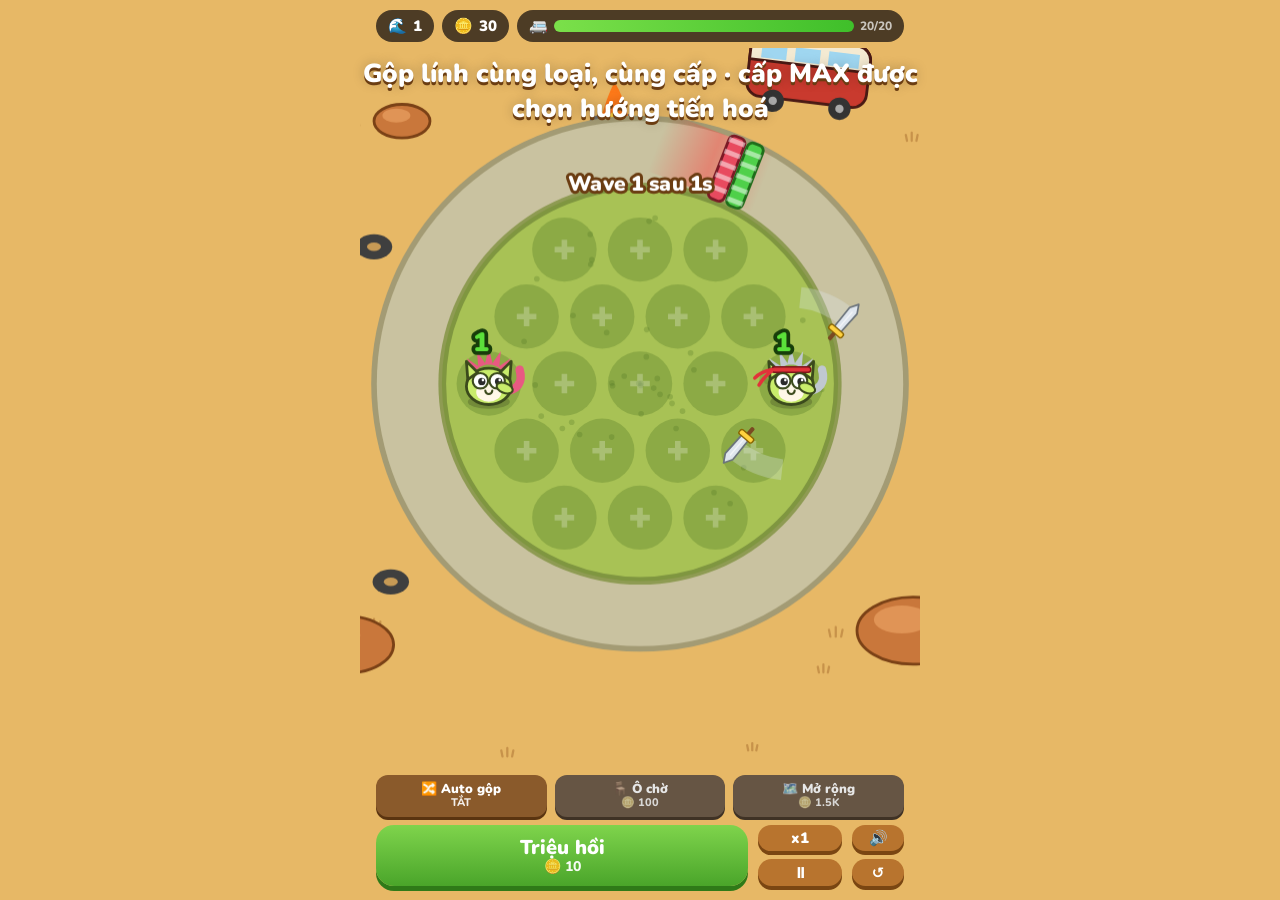
<file: game/critter-evolution.html>
<!doctype html>
<html lang="vi">
<head>
<meta charset="UTF-8" />
<meta name="viewport" content="width=device-width, initial-scale=1.0, maximum-scale=1.0, user-scalable=no" />
<title>Con Đường Tiến Hoá</title>
<link rel="preconnect" href="https://fonts.googleapis.com">
<link rel="preconnect" href="https://fonts.gstatic.com" crossorigin>
<link href="https://fonts.googleapis.com/css2?family=Nunito:wght@700;800;900&display=swap" rel="stylesheet">
<style>
:root{
  --sand:#e7b866; --ink:#2b2118; --panel:#fff6e3; --green:#5fbf3a; --green-d:#3e8f22;
  --red:#e2474f; --gold:#ffcf3f; color-scheme:light;
}
*{box-sizing:border-box; -webkit-tap-highlight-color:transparent}
html,body{margin:0; height:100%; overflow:hidden; background:var(--sand); color:var(--ink);
  font-family:'Nunito',system-ui,-apple-system,'Segoe UI',sans-serif; user-select:none; -webkit-user-select:none}
#app{display:flex; flex-direction:column; height:100%; max-width:560px; margin:0 auto}
header{display:flex; align-items:center; gap:8px; padding:10px 16px 6px}
.pill{background:rgba(43,33,24,.82); color:#fff; border-radius:999px; padding:6px 12px;
  font-weight:900; font-size:15px; display:flex; align-items:center; gap:6px; white-space:nowrap}
.pill small{font-weight:800; opacity:.7; font-size:12px}
.gate{flex:1; min-width:0}
.bar{height:12px; flex:1; border-radius:6px; background:#5b2328; overflow:hidden; min-width:40px}
.bar i{display:block; height:100%; background:linear-gradient(90deg,#7be04a,#3fbf2a); transition:width .2s}
.iconbtn{border:0; background:rgba(43,33,24,.82); color:#fff; font:inherit; font-weight:900; font-size:15px;
  border-radius:999px; height:34px; min-width:40px; padding:0 10px; cursor:pointer}
#wrap{flex:1; position:relative; min-height:0}
canvas{position:absolute; inset:0; width:100%; height:100%; touch-action:none; display:block}
#banner{position:absolute; left:0; right:0; top:8px; text-align:center; pointer-events:none;
  font-weight:900; font-size:26px; color:#fff; text-shadow:0 3px 0 #6b3d12, 0 0 12px rgba(0,0,0,.25);
  opacity:0; transition:opacity .3s}
footer{display:flex; gap:10px; padding:8px 16px 14px; align-items:stretch}
#summon{flex:1; border:0; border-radius:18px; padding:12px; cursor:pointer; font:inherit; color:#fff;
  background:linear-gradient(#7fd44c,#4aa52a); box-shadow:0 5px 0 #2f7a18; font-weight:900; font-size:20px;
  display:flex; flex-direction:column; align-items:center; line-height:1.1}
#summon small{font-size:14px; font-weight:800; opacity:.95}
#summon:active{transform:translateY(3px); box-shadow:0 2px 0 #2f7a18}
#summon:disabled{filter:grayscale(.7) brightness(.9); cursor:not-allowed}
.side{display:flex; flex-direction:column; gap:8px; width:84px}
.side button{flex:1; border:0; border-radius:14px; font:inherit; font-weight:900; font-size:15px; color:#fff;
  background:#b8742e; box-shadow:0 4px 0 #7a4612; cursor:pointer}
.side button:active{transform:translateY(2px); box-shadow:0 2px 0 #7a4612}
#over{position:absolute; inset:0; display:none; align-items:center; justify-content:center; background:rgba(30,18,8,.55)}
#over .card{background:var(--panel); border-radius:22px; padding:24px 28px; text-align:center; max-width:300px;
  box-shadow:0 8px 0 #b8742e}
#over h2{margin:0 0 6px; font-size:28px}
#over p{margin:4px 0; font-weight:800}
#over button{margin-top:14px; border:0; border-radius:14px; padding:12px 24px; font:inherit; font-weight:900;
  font-size:18px; color:#fff; background:linear-gradient(#7fd44c,#4aa52a); box-shadow:0 4px 0 #2f7a18; cursor:pointer}
#choose{position:absolute; inset:0; display:none; align-items:center; justify-content:center; background:rgba(30,18,8,.6); z-index:5}
#choose .card{background:var(--panel); border-radius:22px; padding:18px; width:min(360px,92%); box-shadow:0 8px 0 #b8742e; text-align:center}
#choose h2{margin:0 0 4px; font-size:22px}
#choose p{margin:0 0 12px; font-weight:800; color:#8a5a2b; font-size:14px}
#chooseList{display:grid; grid-template-columns:1fr 1fr; gap:8px}
#chooseList button{border:0; border-radius:14px; padding:10px 6px; font:inherit; font-weight:900; font-size:15px; color:var(--ink);
  background:#fff; box-shadow:0 3px 0 #d9c7a3; cursor:pointer; line-height:1.2}
#chooseList button i{font-style:normal; font-size:24px; display:block}
#chooseList button small{display:block; font-weight:800; font-size:11.5px; color:#8a5a2b}
#chooseList button:active{transform:translateY(2px); box-shadow:0 1px 0 #d9c7a3}
#tools{display:flex; gap:8px; padding:0 16px}
#tools button{flex:1; border:0; border-radius:12px; padding:7px 4px; font:inherit; font-weight:900; font-size:13px; color:#fff;
  background:#8a5a2b; box-shadow:0 3px 0 #5a3410; cursor:pointer; line-height:1.15}
#tools button small{display:block; font-size:11px; font-weight:800; opacity:.9}
#tools button.on{background:#4aa52a; box-shadow:0 3px 0 #2f7a18}
#tools button:disabled{filter:grayscale(.6) brightness(.9); cursor:not-allowed}
#tools button:active{transform:translateY(2px); box-shadow:0 1px 0 #5a3410}
</style>
</head>
<body>
<div id="app">
  <header>
    <div class="pill">🌊 <span id="wave">1</span></div>
    <div class="pill">🪙 <span id="coins">0</span></div>
    <div class="pill gate">🚐 <div class="bar"><i id="gatebar"></i></div><small id="gatetxt"></small></div>
  </header>
  <div id="wrap">
    <canvas id="cv"></canvas>
    <div id="banner"></div>
    <div id="choose"><div class="card">
      <h2>✨ Tiến hoá! ✨</h2>
      <p id="chooseSub">Chọn hướng tiến hoá</p>
      <div id="chooseList"></div>
    </div></div>
    <div id="over"><div class="card">
      <h2>Thua rồi! 🧟</h2>
      <p>Trụ được tới wave <span id="ow">1</span></p>
      <p>Kỷ lục: wave <span id="ob">1</span></p>
      <button id="again">Chơi lại</button>
    </div></div>
  </div>
  <div id="tools">
    <button id="auto">🔀 Auto gộp<small id="autotxt">TẮT</small></button>
    <button id="bench">🪑 Ô chờ<small>🪙 <span id="benchcost">100</span></small></button>
    <button id="space">🗺️ Mở rộng<small>🪙 <span id="spacecost">1.5K</span></small></button>
  </div>
  <footer>
    <button id="summon">Triệu hồi<small>🪙 <span id="cost">10</span></small></button>
    <div class="side">
      <button id="speed">x1</button>
      <button id="pause">⏸</button>
    </div>
    <div class="side" style="width:52px">
      <button id="sound">🔊</button>
      <button id="restart" title="Chơi lại">↺</button>
    </div>
  </footer>
</div>
<script>
(() => {
// ---------- world layout ----------
const TW = 44, A0 = -Math.PI / 2 - 0.05;      // track width; zombies enter here (top, left of gate)
const SLOT_R = 23, MAXL = 6, MAX_BENCH = 6;   // two MAXL critters fuse into a legend
// arena layouts, bought with the "Mở rộng" button: bigger field, more slots, longer track
const LAYOUTS = [
  { tr: 166, rows: [3, 4, 5, 4, 3], dy: 48, cost: 1500 },
  { tr: 200, rows: [3, 4, 5, 6, 5, 4, 3], dy: 46, cost: 15000 },
  { tr: 236, rows: [3, 4, 5, 6, 7, 6, 5, 4, 3], dy: 44 },
];
let W, H, CX, CY, TR, GR, LAP, GATE_A, K = 1, NA = 0, SLOTS = [];
let grassDots = [];
function applyLayout(li, benchN) {
  const L = LAYOUTS[li], half = L.tr + TW / 2 + 12;
  TR = L.tr; GR = TR - 26; K = TR / 166;
  W = half * 2; CX = W / 2; CY = half + 18; H = CY + TR + TW / 2 + 70;
  LAP = TR * (2 * Math.PI - 0.42);              // distance until they reach the gate
  GATE_A = A0 - LAP / TR;
  SLOTS = [];
  L.rows.forEach((n, r) => {
    for (let i = 0; i < n; i++) SLOTS.push({ x: CX + (i - (n - 1) / 2) * 54, y: CY + (r - (L.rows.length - 1) / 2) * L.dy });
  });
  NA = SLOTS.length;
  const by = CY + TR + TW / 2 + 36;
  for (let i = 0; i < benchN; i++) SLOTS.push({ x: CX + (i - (benchN - 1) / 2) * 54, y: by, bench: true });
  grassDots = [];
  for (let i = 0; i < 40 * K * K; i++) {
    const a = rnd(0, 7), d = rnd(0, GR - 10);
    grassDots.push({ x: CX + Math.cos(a) * d, y: CY + Math.sin(a) * d });
  }
  resize();
}

const cv = document.getElementById('cv'), ctx = cv.getContext('2d');
const $ = id => document.getElementById(id);
let scale = 1, ox = 0, oy = 0, dpr = 1;

function resize() {
  const r = $('wrap').getBoundingClientRect();
  dpr = Math.min(window.devicePixelRatio || 1, 2);
  cv.width = r.width * dpr; cv.height = r.height * dpr;
  scale = Math.min(r.width / W, r.height / H);
  ox = (r.width - W * scale) / 2; oy = (r.height - H * scale) / 2;
}
window.addEventListener('resize', resize);

// ---------- decorations (static) ----------
const rnd = (a, b) => a + Math.random() * (b - a);
const pick = a => a[Math.floor(Math.random() * a.length)];
function wpick(keys, wf) {
  let tot = 0; const ws = keys.map(k => { const w = Math.max(0, wf(k)); tot += w; return w; });
  if (tot <= 0) return null;
  let r = Math.random() * tot;
  for (let i = 0; i < keys.length; i++) if ((r -= ws[i]) <= 0) return keys[i];
  return keys[keys.length - 1];
}
// tufts and decor are in base-layout coordinates (arena centre 200,218) and scaled with the arena
const tufts = [];
for (let i = 0; i < 160; i++) {
  const x = rnd(-250, 650), y = rnd(-350, 780);
  if (Math.hypot(x - 200, y - 218) < 196) continue;
  tufts.push({ x, y, s: rnd(.7, 1.2) });
}

// ---------- sound ----------
let actx = null, muted = false;
try { muted = localStorage.getItem('cd-muted') === '1'; } catch (e) {}
function beep(f, dur = .08, type = 'square', vol = .05, slide = 0) {
  if (muted) return;
  try {
    actx = actx || new (window.AudioContext || window.webkitAudioContext)();
    const o = actx.createOscillator(), g = actx.createGain(), t = actx.currentTime;
    o.type = type; o.frequency.setValueAtTime(f, t);
    if (slide) o.frequency.exponentialRampToValueAtTime(Math.max(40, f + slide), t + dur);
    g.gain.setValueAtTime(vol, t); g.gain.exponentialRampToValueAtTime(.0001, t + dur);
    o.connect(g).connect(actx.destination); o.start(t); o.stop(t + dur);
  } catch (e) {}
}

// ---------- critter types ----------
const TYPES = {
  leek:   { vi: 'Hành Ném',   w: 30, unlock: 1, dmg: 1,   rate: 1,    range: 0,   accent: '#e85a82' },
  chili:  { vi: 'Ớt Nổ',      w: 18, unlock: 1, dmg: .7,  rate: 1.3,  range: -10, accent: '#ff4a2a' },
  ice:    { vi: 'Băng Tuyết', w: 14, unlock: 1, dmg: .4,  rate: .9,   range: 0,   accent: '#7fd8ff' },
  durian: { vi: 'Sầu Riêng',  w: 12, unlock: 3, dmg: .35, rate: 1.25, range: 0,   accent: '#8a9a2a' },
  piggy:  { vi: 'Heo Đất',    w: 8,  unlock: 3, dmg: 0,   rate: 0,    range: 0,   accent: '#ff9ac2' },
  bolt:   { vi: 'Sấm Sét',    w: 10, unlock: 5, dmg: .75, rate: 1.15, range: -15, accent: '#ffd23f' },
  drum:   { vi: 'Trống Hội',  w: 8,  unlock: 5, dmg: 0,   rate: 0,    range: 0,   accent: '#b5651d' },
  // melee: hit what their weapon physically reaches
  sword:  { vi: 'Kiếm Xoay',  w: 14, unlock: 2, dmg: .9,  rate: 0,    range: 0,   accent: '#c0c8d0', melee: true },
  spear:  { vi: 'Giáo Đâm',   w: 10, unlock: 4, dmg: 3.2, rate: 0,    range: 0,   accent: '#3c9a2a', melee: true },
  hammer: { vi: 'Búa Tạ',     w: 9,  unlock: 6, dmg: 2.6, rate: 0,    range: 0,   accent: '#8a96a3', melee: true },
  shield: { vi: 'Khiên Gai',  w: 7,  unlock: 7, dmg: .35, rate: 0,    range: 0,   accent: '#a0622a', melee: true },
};
const critDmg = l => Math.round(Math.pow(2.25, l - 1));
const critRate = l => Math.max(.4, .85 - .03 * l);
const critRange = l => 215 + l * 6;
const tDmg = (k, l, buff = 0) => Math.max(1, Math.round(critDmg(l) * TYPES[k].dmg * (1 + buff)));
const tRate = (k, l) => critRate(l) * TYPES[k].rate;
const tRange = (k, l) => (critRange(l) + TYPES[k].range) * K;
const critter = (lvl, kind = 'leek') => ({ type: 'c', kind, lvl, cd: rnd(0, .5), bounce: 0, throwT: 0, pop: 1, buff: 0, gen: 8, beat: 1, stun: 0, stunKind: 'daze' });
// v2: only two base branches are summoned; the rest are evolution choices at MAXL
const BASES = { leek: { vi: 'Xạ Thủ', branch: 'ranged' }, sword: { vi: 'Kiếm Xoay', branch: 'melee' } };
const rollKind = () => Math.random() < .55 ? 'leek' : 'sword';
const branchOf = k => TYPES[k].melee ? 'melee' : 'ranged';
const EVO = {
  ranged: [['leek', '🧅', 'Bắn nhanh, đánh đơn'], ['chili', '🌶️', 'Nổ lan'], ['ice', '❄️', 'Làm chậm'], ['durian', '🍈', 'Độc, xuyên giáp'],
    ['bolt', '⚡', 'Sét lan nhiều con'], ['piggy', '🐷', 'Không đánh, ra xu'], ['drum', '🥁', 'Tăng ST lính quanh']],
  melee: [['sword', '⚔️', 'Kiếm xoay quanh'], ['spear', '🔱', 'Đâm xuyên giáp'], ['hammer', '🔨', 'Đập lan, đẩy lùi'], ['shield', '🛡️', 'Gai + làm chậm']],
};
const critName = c => c.legend ? legendName(c.key) : (c.lvl < MAXL || c.pick) ? BASES[c.kind] ? BASES[c.kind].vi : TYPES[c.kind].vi : TYPES[c.kind].vi;
// stars: 5 tiers (trắng, xanh, vàng, đỏ, tím) of 5 stars each
const TIERS = [
  { n: 'Trắng', c: '#ffffff', d: '#6b6b6b' }, { n: 'Xanh', c: '#4aa8ff', d: '#0b3d7a' }, { n: 'Vàng', c: '#ffd23f', d: '#7a4a00' },
  { n: 'Đỏ', c: '#ff3c3c', d: '#5a0a0a' }, { n: 'Tím', c: '#c060ff', d: '#3a0a5a' },
];
const MAX_STAR = TIERS.length * 5;
const tierOf = star => Math.min(TIERS.length - 1, Math.floor((star - 1) / 5));
// damage grows hard: x1.6 per star and x2 more for each new tier
const starPow = star => Math.pow(1.6, star - 1) * Math.pow(2, tierOf(star));

// ---------- zombie types ----------
const ZTYPES = {
  walk:   { vi: 'Xác Sống',    hp: 1,   spd: 38, r: 1,    gold: 1,   dmg: 1, gap: 1,   cost: 1,   first: 1 },
  run:    { vi: 'Chạy Bộ',     hp: .7,  spd: 62, r: .95,  gold: 1,   dmg: 1, gap: 1,   cost: 1,   first: 2, overtake: true },
  tank:   { vi: 'Pyjama Bự',   hp: 3,   spd: 27, r: 1.15, gold: 3,   dmg: 2, gap: 1.5, cost: 2.5, first: 3, armor: .35, slowRes: .5 },
  helmet: { vi: 'Mũ Bảo Hiểm', hp: .8,  spd: 36, r: 1,    gold: 2,   dmg: 1, gap: 1.1, cost: 1.6, first: 4, shield: 1 },
  tiny:   { vi: 'Zombie Nhí',  hp: .3,  spd: 50, r: .7,   gold: .35, dmg: 1, gap: .4,  cost: .35, first: 5 },
  fatty:  { vi: 'Bụng Bự',     hp: 2,   spd: 30, r: 1.25, gold: 1.5, dmg: 2, gap: 1.4, cost: 2.2, first: 6, split: 2 },
  nurse:  { vi: 'Y Tá Zombie', hp: 1.2, spd: 34, r: 1,    gold: 2.5, dmg: 1, gap: 1.2, cost: 2,   first: 8 },
  ghost:  { vi: 'Ma Lơ Lửng',  hp: .9,  spd: 44, r: .95,  gold: 2,   dmg: 1, gap: 1,   cost: 1.8, first: 10 },
  bomber: { vi: 'Ôm Bom',      hp: 1.1, spd: 40, r: 1,    gold: 2,   dmg: 3, gap: 1.2, cost: 2,   first: 12 },
};
const BASEW = { run: 22, tank: 14, helmet: 16, tiny: 12, fatty: 10, nurse: 6, ghost: 10, bomber: 8 };
const THEMES = [
  { n: 'Đội Mũ Sắt', k: ['helmet', 'tank'] },
  { n: 'Bầy Nhí!', k: ['tiny', 'fatty'], mul: 1.3 },
  { n: 'Bệnh Viện', k: ['nurse', 'fatty', 'tank'] },
  { n: 'Đêm Ma', k: ['ghost', 'run'] },
  { n: 'Bom Bom', k: ['bomber', 'run'] },
];
const HEAVY = { tank: 1, fatty: 1, nurse: 1, bomber: 1 };

// ---------- bosses ----------
const BOSSES = [
  { id: 'king', name: 'Vua Xác Sống', hp: 14, spd: 20, dmg: 6, r: 1.8, abil: [{ k: 'summon', cd: 7, cast: 1, n: 3 }, { k: 'enrage', at: .5, mul: 1.6 }] },
  { id: 'chef', name: 'Bà Đồ Tể', hp: 16, spd: 18, dmg: 6, r: 1.75, abil: [{ k: 'jar', cd: 6, warn: 1 }, { k: 'stun', cd: 8, warn: 1.2, dur: 3 }] },
  { id: 'babi', name: 'Ông Ba Bị', hp: 18, spd: 22, dmg: 7, r: 1.9, abil: [{ k: 'grab', cd: 10, warn: 1.5 }, { k: 'jump', cd: 9, cast: .8, dist: 110 }] },
  { id: 'mada', name: 'Ma Da', hp: 15, spd: 19, dmg: 5, r: 1.7, abil: [{ k: 'shield', at: [.75, .35], adds: 3 }, { k: 'heal', cd: 9, cast: 1, pct: .03, dur: 4 }] },
  { id: 'trau', name: 'Trâu Điên', hp: 20, spd: 16, dmg: 8, r: 2.0, armor: .3, abil: [{ k: 'charge', cd: 8, cast: 1, mul: 3.5, dur: 1.5 }, { k: 'stomp', cd: 10, warn: 1.2, n: 3, dur: 2 }] },
];
const bossDef = w => BOSSES[(w / 5 - 1) % BOSSES.length];

// ---------- state ----------
let S, best = 0;
try { best = +localStorage.getItem('cd2-best') || 0; } catch (e) {}

function newGame() {
  S = {
    wave: 0, coins: 30, gate: 20, gateMax: 20, summons: 0, grid: [],
    zombies: [], shots: [], parts: [], texts: [], fx: [], warns: [], queue: [], spawnT: 0, breakT: 2, over: false,
    paused: false, speed: S ? S.speed : 1, shake: 0, time: 0, hitBeep: 0,
    layout: 0, benchN: 0, auto: S ? S.auto : false, autoT: 0, pickQ: []
  };
  applyLayout(0, 0);
  S.grid = Array(SLOTS.length).fill(null);
  S.grid[7] = critter(1, 'leek'); S.grid[11] = critter(1, 'sword');
  $('over').style.display = 'none'; $('choose').style.display = 'none'; choosing = null;
  $('pause').textContent = '⏸';
  hud();
  banner('Gộp lính cùng loại, cùng cấp · cấp MAX được chọn hướng tiến hoá', 3.5);
}
const summonCost = () => 10 + S.summons * 3;
const waveActive = () => S.queue.length > 0 || S.zombies.length > 0;

function fmt(n) {
  n = Math.ceil(n);
  if (n < 1000) return '' + n;
  if (n < 1e6) return (n / 1000).toFixed(n < 1e4 ? 1 : 0).replace(/\.0$/, '') + 'K';
  return (n / 1e6).toFixed(1).replace(/\.0$/, '') + 'M';
}

// ---------- zombies ----------
function zHp(w) { return Math.max(1, Math.round(1 + (w - 1) * 1.1 + .12 * w * w + Math.pow(1.12, w) - 1.12)); }
function baseZombie(o) {
  return Object.assign({ pend: 0, d: 0, flash: 0, step: rnd(0, 6), armor: 0, shield: 0, shieldMax: 0,
    slowM: 1, slowT: 0, frzT: 0, slowRes: 0, psn: 0, psnT: 0, psnTick: .5, phaseT: rnd(0, 3.6), phased: false,
    lane: 0, laneCur: 0, blockT: 0, overT: 0, healT: 2, isBoss: false }, o);
}
function makeZombie(kind, w, o = {}) {
  if (kind === 'boss') return makeBoss(w);
  const T = ZTYPES[kind], h = zHp(w);
  const hp = Math.max(1, Math.round(h * T.hp * (o.hpMul || 1)));
  const z = baseZombie({ kind, T, hp, max: hp, spd: T.spd, r: T.r, dmg: T.dmg, d: o.d || 0,
    gold: o.noGold ? 0 : Math.max(1, Math.round(T.gold * (1 + h * .45))),
    armor: T.armor || 0, slowRes: T.slowRes || 0 });
  if (T.shield) z.shield = z.shieldMax = Math.max(1, Math.round(h * T.shield));
  return z;
}
function makeBoss(w) {
  const def = bossDef(w), tier = Math.floor((w / 5 - 1) / BOSSES.length), h = zHp(w);
  const hp = Math.round(h * def.hp * (1 + .6 * tier));
  return baseZombie({ kind: 'boss', isBoss: true, def, tier, hp, max: hp, spd: def.spd, baseSpd: def.spd, r: def.r,
    dmg: def.dmg, gold: Math.round(15 * (1 + h * .45) * 1.5), armor: def.armor || 0, slowRes: .5,
    cds: def.abil.map(a => (a.cd || 0) * .5), state: 'walk', stT: 0, sack: [], adds: [], immune: false,
    enraged: false, shieldIdx: 0, chargeMul: 1, cast: null });
}
function buildWave(w) {
  let B = Math.min(6 + 2 * w, 44), theme = null;
  if (w % 4 === 0 && w % 5 !== 0) {
    const ok = THEMES.filter(t => t.k.every(k => ZTYPES[k].first <= w));
    if (ok.length) theme = ok[(w / 4 - 1) % ok.length];
  }
  if (theme) B *= theme.mul || 1;
  const all = Object.keys(ZTYPES), q = [], cnt = {};
  const wt = k => {
    const t = ZTYPES[k];
    if (w < t.first) return 0;
    if (k === 'nurse' && (cnt.nurse || 0) >= 2) return 0;
    if (k === 'bomber' && (cnt.bomber || 0) >= 2 + Math.floor(w / 6)) return 0;
    if (k === 'walk') return Math.max(12, 60 - 3 * w);
    return Math.min(1, (w - t.first + 1) / 4) * BASEW[k];
  };
  while (B > 0) {
    let k = null;
    if (theme && Math.random() < .7) k = wpick(theme.k, kk => wt(kk) > 0 ? 1 : 0);
    if (!k) k = wpick(all, wt) || 'walk';
    const n = k === 'tiny' ? 4 : 1;
    for (let i = 0; i < n; i++) q.push(k);
    cnt[k] = (cnt[k] || 0) + n;
    B -= ZTYPES[k].cost * n;
  }
  for (let i = q.length - 1; i > 0; i--) { const j = Math.floor(Math.random() * (i + 1)); [q[i], q[j]] = [q[j], q[i]]; }
  for (let i = 0; i < Math.min(3, q.length); i++) {
    if (!HEAVY[q[i]]) continue;
    const j = q.findIndex((k, idx) => idx >= 3 && !HEAVY[k]);
    if (j > 0) [q[i], q[j]] = [q[j], q[i]];
  }
  return { q, theme };
}
function startWave() {
  S.wave++;
  const w = S.wave, { q, theme } = buildWave(w);
  if (w % 5 === 0) q.push('boss');
  S.queue = q; S.spawnT = 0; S.warns = [];
  if (w >= 2 && Math.random() < .45 && !S.grid.some(c => c && c.type === 'b')) {
    const empty = emptySlots();
    if (empty.length > 2) {
      const hp = 4 + w;
      S.grid[pick(empty)] = { type: 'b', hp, max: hp, gold: 8 + w * 4, shake: 0, pop: 1 };
    }
  }
  if (w % 5 === 0) { banner(`Wave ${w} · BOSS: ${bossDef(w).name}!`, 2.2); beep(120, .6, 'sawtooth', .07, -60); }
  else banner(theme ? `Wave ${w} · ${theme.n}` : `Wave ${w}`);
  const unlocked = Object.keys(TYPES).filter(k => TYPES[k].unlock === w);
  if (unlocked.length) setTimeout(() => banner('Mở khoá: ' + unlocked.map(k => TYPES[k].vi).join(', '), 2), 1700);
  hud();
}
let bannerT = 0;
function banner(t, dur = 1.6) { $('banner').textContent = t; $('banner').style.opacity = 1; bannerT = dur; }

// ---------- geometry ----------
function zPos(z) {
  const a = A0 - z.d / TR;
  const lane = Math.sin(z.step * .7) * 3 + z.laneCur;
  return { x: CX + Math.cos(a) * (TR + lane), y: CY + Math.sin(a) * (TR + lane), a };
}
function slotAt(x, y) {
  for (let i = 0; i < SLOTS.length; i++) if (Math.hypot(SLOTS[i].x - x, SLOTS[i].y - y) < SLOT_R + 6) return i;
  return -1;
}
const emptySlots = (bench = false) => S.grid.map((c, i) => c || (i >= NA && !bench) ? -1 : i).filter(i => i >= 0);
const arenaCrits = () => S.grid.map((c, i) => i < NA && isCrit(c) ? i : -1).filter(i => i >= 0);
const isCrit = c => c && c.type === 'c';
function effSpd(z) {
  let s = z.spd;
  if (z.isBoss) { if (z.state === 'cast') return 0; if (z.state === 'charge') s *= z.chargeMul; }
  let m = 1 - (1 - z.slowM) * (1 - z.slowRes);
  if (z.frzT > 0) m *= .05;
  if (z.isBoss) m = Math.max(.7, m);
  return s * m;
}

// ---------- update ----------
function update(dt) {
  S.time += dt;
  if (bannerT > 0 && (bannerT -= dt) <= 0) $('banner').style.opacity = 0;
  if (S.shake > 0) S.shake = Math.max(0, S.shake - dt * 20);

  // waves
  if (S.queue.length) {
    S.spawnT -= dt;
    if (S.spawnT <= 0) {
      const k = S.queue.shift();
      S.zombies.push(makeZombie(k, S.wave));
      S.spawnT = Math.max(.42, 1.05 - S.wave * .02) * (k === 'boss' ? 1.5 : ZTYPES[k].gap);
    }
  } else if (!S.zombies.length) {
    if (S.breakT <= 0) { S.breakT = S.wave === 0 ? 2 : 3; S.warns = []; }
    S.breakT -= dt;
    if (S.breakT <= 0) startWave();
  }

  // zombies
  for (const z of S.zombies.slice()) {
    if (z.dead) continue;
    tickZombie(z, dt);
    if (z.dead) continue;
    if (z.isBoss) updateBoss(z, dt);
    const v = effSpd(z);
    z.d += v * dt; z.step += dt * Math.max(v, 8) / 9;
    if (z.d >= LAP) {
      z.dead = true; S.gate -= z.dmg; S.shake = 6; beep(90, .25, 'sawtooth', .07, -40);
      const p = zPos(z); text(p.x, p.y - 20, '-' + z.dmg + '♥', '#ff5560');
      if (S.gate <= 0) { S.gate = 0; gameOver(); }
      hud();
    }
  }
  // queue: nobody walks through the one in front (ghosts and overtakers excepted)
  S.zombies.sort((a, b) => b.d - a.d);
  let lead = null;
  for (const z of S.zombies) {
    if (z.dead) continue;
    const free = z.phased || z.laneCur > 4;
    if (lead && !free) {
      const lim = lead.d - 13 * (lead.r + z.r);
      if (z.d > lim) { z.d = lim; z.blockT += dt; } else z.blockT = 0;
    } else z.blockT = 0;
    if (!free) lead = z;
  }

  updateWarns(dt);
  updateCritters(dt);
  if (S.auto && (S.autoT -= dt) <= 0) S.autoT = autoMerge() ? .35 : .5;

  // shots
  for (const s of S.shots) {
    if (!s.t.dead) { const p = zPos(s.t); s.tx = p.x; s.ty = p.y - 14 * s.t.r; }
    const dx = s.tx - s.x, dy = s.ty - s.y, d = Math.hypot(dx, dy), v = 460 * dt;
    s.rot += dt * 16;
    if (s.leg) { s.trail.push({ x: s.x, y: s.y }); if (s.trail.length > 6 + 2 * (s.tier || 0)) s.trail.shift(); }
    if (d <= v + 6) { s.done = true; impact(s); }
    else { s.x += dx / d * v; s.y += dy / d * v; }
  }

  for (const p of S.parts) { p.x += p.vx * dt; p.y += p.vy * dt; p.vy += (p.g ?? 300) * dt; p.life -= dt; }
  for (const t of S.texts) { t.y -= 30 * dt; t.life -= dt; }
  for (const f of S.fx) f.life -= dt;

  S.zombies = S.zombies.filter(z => !z.dead);
  S.shots = S.shots.filter(s => !s.done);
  S.parts = S.parts.filter(p => p.life > 0);
  S.texts = S.texts.filter(t => t.life > 0);
  S.fx = S.fx.filter(f => f.life > 0);
}

function tickZombie(z, dt) {
  z.flash = Math.max(0, z.flash - dt * 6);
  if (z.slowT > 0 && (z.slowT -= dt) <= 0) z.slowM = 1;
  if (z.frzT > 0) z.frzT -= dt;
  if (z.psnT > 0) {
    z.psnT -= dt; z.psnTick -= dt;
    if (z.psnTick <= 0) {
      z.psnTick = .5;
      let d = z.psn * .5;
      if (z.isBoss) d = Math.min(d, z.max * .01);
      hit(z, d, { dot: 1 });
    }
    if (z.psnT <= 0) z.psn = 0;
  }
  if (z.dead) return;
  const k = z.kind;
  if (k === 'ghost') { z.phaseT = (z.phaseT + dt) % 3.6; z.phased = z.phaseT > 2.4; }
  if (k === 'nurse' && (z.healT -= dt) <= 0) {
    z.healT = 2;
    const p = zPos(z);
    S.fx.push({ kind: 'ring', x: p.x, y: p.y, r0: 10, r1: 90, col: '#5be03a', life: .5, max: .5 });
    for (const o of S.zombies) {
      if (o === z || o.dead || o.isBoss || Math.abs(o.d - z.d) > 90 || o.hp >= o.max) continue;
      o.hp = Math.min(o.max, o.hp + o.max * .08 * (z.psnT > 0 ? .5 : 1));
      const q = zPos(o); text(q.x, q.y - 34 * o.r, '+', '#5be03a', 14);
    }
  }
  if (z.T && z.T.overtake) {
    if (z.lane === 0 && z.blockT > .6) { z.lane = 11; z.overT = 1.5; }
    if (z.lane && (z.overT -= dt) <= 0) z.lane = 0;
    z.laneCur += (z.lane - z.laneCur) * Math.min(1, dt * 6);
  }
}

// ---------- bosses ----------
function updateBoss(z, dt) {
  const abil = z.def.abil, ratio = z.hp / z.max;
  if (z.state === 'walk') {
    for (const a of abil) {
      if (a.k === 'enrage' && !z.enraged && ratio < a.at) {
        z.enraged = true; z.spd *= a.mul; S.shake = 4;
        const p = zPos(z); text(p.x, p.y - 60, 'GÀO!!', '#ff4040', 22); beep(80, .5, 'sawtooth', .08, 40);
      }
      if (a.k === 'shield' && z.shieldIdx < a.at.length && ratio < a.at[z.shieldIdx]) {
        z.shieldIdx++; z.immune = true; z.state = 'shielded'; z.adds = [];
        for (let i = 0; i < a.adds + z.tier; i++) {
          const m = makeZombie('run', S.wave, { d: z.d - 30 - i * 26, noGold: true });
          z.adds.push(m); S.zombies.push(m);
        }
        const p = zPos(z); text(p.x, p.y - 60, 'Khiên bong bóng!', '#9cdcff', 16); beep(300, .3, 'sine', .06, 300);
        return;
      }
    }
    for (let i = 0; i < abil.length; i++) {
      const a = abil[i];
      if (!a.cd) continue;
      z.cds[i] -= dt;
      if (z.cds[i] <= 0) {
        if (startAbility(z, a)) { z.cds[i] = a.cd * Math.pow(.85, z.tier); return; }
        z.cds[i] = 1;
      }
    }
  } else if (z.state === 'cast') {
    if ((z.stT -= dt) <= 0) { z.state = 'walk'; resolveCast(z); }
  } else if (z.state === 'charge') {
    if ((z.stT -= dt) <= 0) { z.state = 'walk'; z.chargeMul = 1; }
    else if (Math.random() < dt * 20) { const p = zPos(z); burst(p.x, p.y + 10, 1, ['#c9c2a0', '#a39b74']); }
  } else if (z.state === 'healing') {
    z.hp = Math.min(z.max, z.hp + z.max * z.cast.pct * dt);
    if ((z.stT -= dt) <= 0) z.state = 'walk';
  } else if (z.state === 'shielded') {
    if (z.adds.every(m => m.dead)) {
      z.immune = false; z.state = 'walk';
      const p = zPos(z); text(p.x, p.y - 60, 'Vỡ khiên!', '#fff', 18); burst(p.x, p.y - 20, 20, ['#9cdcff', '#ffffff']);
    }
  }
}
function warnSlot(z, slot, a, kind, col) {
  S.warns.push({ slot, t: a.warn, max: a.warn, kind, col, boss: z, dur: a.dur });
}
function startAbility(z, a) {
  const crits = arenaCrits();
  z.cast = a;
  switch (a.k) {
    case 'summon': case 'jump': case 'heal': case 'charge':
      z.state = 'cast'; z.stT = a.cast; return true;
    case 'jar': {
      const e = emptySlots(); if (!e.length) return false;
      warnSlot(z, pick(e), a, 'jar', '#c9773b'); z.state = 'cast'; z.stT = a.warn; return true;
    }
    case 'stun': {
      if (!crits.length) return false;
      const top = crits.reduce((b, i) => S.grid[i].lvl > S.grid[b].lvl ? i : b, crits[0]);
      warnSlot(z, top, a, 'stun', '#ff4040'); z.state = 'cast'; z.stT = a.warn; return true;
    }
    case 'grab': {
      const prey = crits.filter(i => !S.grid[i].legend);
      if (!prey.length) return false;
      warnSlot(z, pick(prey), a, 'grab', '#a050ff'); z.state = 'cast'; z.stT = a.warn; return true;
    }
    case 'stomp': {
      if (!crits.length) return false;
      const p = zPos(z);
      crits.sort((i, j) => Math.hypot(SLOTS[i].x - p.x, SLOTS[i].y - p.y) - Math.hypot(SLOTS[j].x - p.x, SLOTS[j].y - p.y))
        .slice(0, a.n + z.tier).forEach(i => warnSlot(z, i, a, 'stomp', '#ffb000'));
      z.state = 'cast'; z.stT = a.warn; return true;
    }
  }
  return false;
}
function resolveCast(z) {
  const a = z.cast, p = zPos(z);
  if (a.k === 'summon') {
    for (let i = 0; i < a.n + z.tier; i++) S.zombies.push(makeZombie('walk', S.wave, { d: z.d - 30 - i * 26 }));
    text(p.x, p.y - 60, 'Triệu hồi!', '#c6a8ff', 16); beep(140, .3, 'sawtooth', .06, 80);
  } else if (a.k === 'jump') {
    burst(p.x, p.y + 8, 14, ['#c9c2a0', '#a39b74']);
    z.d = Math.min(LAP - 80, z.d + a.dist);
    const q = zPos(z); burst(q.x, q.y + 8, 14, ['#c9c2a0', '#a39b74']); S.shake = 5; beep(70, .25, 'square', .07);
  } else if (a.k === 'heal') {
    z.state = 'healing'; z.stT = a.dur; text(p.x, p.y - 60, 'Hút hồn...', '#7be04a', 16);
  } else if (a.k === 'charge') {
    z.state = 'charge'; z.stT = a.dur; z.chargeMul = a.mul; text(p.x, p.y - 60, 'HÚC!', '#ff7a1a', 20); beep(90, .4, 'sawtooth', .07, 60);
  } else if (a.k === 'stomp') {
    S.shake = 7; S.fx.push({ kind: 'ring', x: p.x, y: p.y, r0: 10, r1: 160, col: '#ffe66b', life: .4, max: .4 }); beep(60, .35, 'square', .08);
  }
}
function updateWarns(dt) {
  for (const w of S.warns) {
    if (w.boss.dead) { w.done = true; continue; }
    if ((w.t -= dt) > 0) continue;
    w.done = true;
    const s = SLOTS[w.slot], c = S.grid[w.slot];
    if (w.kind === 'jar') {
      if (!c) {
        const hp = 3 + Math.floor(S.wave / 2);
        S.grid[w.slot] = { type: 'j', hp, max: hp, gold: 0, shake: 0, pop: 1 };
        burst(s.x, s.y, 10, ['#8a5a2b', '#c9773b']); beep(120, .15, 'square', .06);
      } else text(s.x, s.y - 30, 'Hụt!', '#fff');
    } else if (!isCrit(c)) {
      text(s.x, s.y - 30, 'Hụt!', '#fff');
    } else if (w.kind === 'grab' && c.legend) {
      text(s.x, s.y - 30, 'Kháng!', '#ffd23f');
    } else if (w.kind === 'grab') {
      w.boss.sack.push({ lvl: c.lvl, kind: c.kind, pick: !!c.pick }); S.grid[w.slot] = null;
      text(s.x, s.y - 30, 'Bị bắt!', '#d08aff'); burst(s.x, s.y, 12, ['#a050ff', '#ffffff']); beep(200, .3, 'triangle', .06, -150);
    } else {
      c.stun = Math.max(c.stun, w.dur * (c.legend ? .5 : 1)); c.stunKind = 'daze';
      text(s.x, s.y - 30, 'Choáng!', '#ffe66b'); burst(s.x, s.y, 8, ['#ffe66b', '#ffffff']); beep(150, .15, 'square', .06);
    }
  }
  S.warns = S.warns.filter(w => !w.done);
}

// ---------- critters ----------
function pickTarget(s, rg, pref, excl) {
  let best = null, bs = -1e9;
  for (const z of S.zombies) {
    if (z.dead || z.phased || z.hp + z.shield - z.pend <= 0 || (excl && excl.includes(z))) continue;
    const p = zPos(z);
    if (Math.hypot(p.x - s.x, p.y - s.y) > rg) continue;
    let sc = z.d;
    if (z.immune) sc -= 4000;
    if (pref === 'ice' && z.slowT > .3) sc -= 2000;
    if (pref === 'durian' && z.psnT > 1) sc -= 2000;
    if (sc > bs) { bs = sc; best = z; }
  }
  return best;
}

// ---------- legends ----------
const KORD = Object.keys(TYPES);
const SHORT = { leek: 'Hành', chili: 'Ớt', ice: 'Băng', durian: 'Sầu Riêng', piggy: 'Heo', bolt: 'Sấm', drum: 'Trống', sword: 'Kiếm', spear: 'Giáo', hammer: 'Búa', shield: 'Khiên' };
const LEGENDS = {
  'chili+ice': 'Băng Hỏa Long', 'durian+bolt': 'Lôi Độc Thần', 'ice+bolt': 'Bão Tuyết Sấm', 'leek+chili': 'Hành Phi',
  'chili+durian': 'Bom Thối', 'piggy+drum': 'Thần Tài Lễ Hội', 'leek+leek': 'Thần Hành',
  'sword+sword': 'Kiếm Thánh', 'ice+sword': 'Băng Kiếm', 'bolt+sword': 'Lôi Kiếm', 'chili+hammer': 'Búa Dung Nham',
  'hammer+hammer': 'Thần Chùy', 'spear+spear': 'Thương Thần',
};
const LEG_INFO = {
  'chili+ice': 'quái bị chậm nhận +25% ST', 'durian+bolt': '+2 bước nhảy, không giảm ST', 'ice+bolt': '12% đóng băng',
  'leek+chili': 'phát thứ 2 đủ ST và nổ', 'chili+durian': 'nổ to hơn, độc x1.5', 'piggy+drum': '+15% tốc đánh cho lính quanh', 'leek+leek': 'ném 3 phát',
  'sword+sword': '2 vòng kiếm', 'ice+sword': 'kiếm làm chậm', 'hammer+hammer': 'choáng x2', 'spear+spear': 'đâm xuyên 3',
};
const ATK = ['leek', 'chili', 'ice', 'durian', 'bolt'];
const PRIO = ['bolt', 'chili', 'durian', 'ice', 'leek', 'drum', 'piggy', 'sword', 'spear', 'hammer', 'shield'];
const MELEE = KORD.filter(k => TYPES[k].melee);
const legKinds = ks => ks.slice().sort((a, b) => KORD.indexOf(a) - KORD.indexOf(b));
function legendName(key) {
  if (LEGENDS[key]) return LEGENDS[key];
  const [a, b] = key.split('+');
  return a === b ? `Thần ${SHORT[a]}` : `Huyền Thoại ${SHORT[a]}-${SHORT[b]}`;
}
const has = (c, k) => c.legend ? c.kinds.includes(k) : c.kind === k;
function legendOf(kinds, star = 1) {
  kinds = legKinds(kinds);
  return Object.assign(critter(MAXL + 1, PRIO.find(k => kinds.includes(k))),
    { legend: true, kinds, key: kinds.join('+'), star, fuseT: 0, haste: 0, sparkT: 0 });
}
function makeLegend(a, b) {
  return Object.assign(legendOf([a.kind, b.kind]), { fuseT: .7, fuseSrc: [a.kind, b.kind] });
}
// what happens when c is dropped on t: 'merge' | 'fuse' | 'star' | null
function mergeKind(c, t) {
  if (!isCrit(c) || !isCrit(t) || c === t) return null;
  if (c.pick || t.pick) return null;   // evolution not chosen yet
  if (!c.legend && !t.legend && c.lvl === t.lvl && c.kind === t.kind && c.lvl < MAXL) return 'merge';
  if (!c.legend && !t.legend && c.lvl === MAXL && t.lvl === MAXL) return 'fuse';
  if (c.legend && t.legend) return null;
  const L = c.legend ? c : t, o = c.legend ? t : c;
  if (L.legend && o.lvl === MAXL && L.star < MAX_STAR) return 'star';   // any MAX critter feeds a star
  return null;
}
function legendStats(c) {
  const P = starPow(c.star), atk = c.kinds.filter(k => ATK.includes(k));
  const dsum = c.kinds.reduce((s, k) => s + (TYPES[k].melee ? 0 : TYPES[k].dmg), 0);
  return {
    P, atk, dmg: Math.round(critDmg(MAXL) * dsum * 1.4 * P * (1 + c.buff)),
    rate: atk.length ? .85 * Math.min(...atk.map(k => tRate(k, MAXL))) : 1,
    range: atk.length ? Math.max(...atk.map(k => tRange(k, MAXL))) + 25 * K : 0,
  };
}
function legendEff(c, dmg) {
  const e = { cols: c.kinds.map(k => TYPES[k].accent) };
  if (has(c, 'chili')) e.r = 30 + 2 * MAXL + 10 + (c.key === 'chili+durian' ? 15 : 0);
  if (has(c, 'ice')) e.slow = { m: 1 - Math.min(.75, .5 + .02 * (c.star - 1)), t: Math.min(4, 1.8 + .1 * c.star) };
  if (has(c, 'durian')) { e.poison = .5 * dmg * (c.key === 'chili+durian' ? 1.5 : 1); e.pierce = 1; }
  if (c.key === 'chili+ice') e.slowAmp = 1.25;
  if (c.key === 'ice+bolt') e.freeze = .12;
  return e;
}
function drumAura(d) {
  if (!d.legend) return { rad: 60, buff: Math.min(.6, .15 + .03 * d.lvl), haste: 0, self: false };
  const dd = d.key === 'drum+drum';
  return { rad: dd ? 120 : 95, buff: dd ? .6 + .05 * (d.star - 1) : Math.min(.65, .45 + .05 * (d.star - 1)), haste: d.key === 'piggy+drum' ? .15 : 0, self: true };
}
function fuseBoom(c, s) {
  const [ca, cb] = c.kinds.map(k => TYPES[k].accent);
  S.fx.push({ kind: 'flash', x: s.x, y: s.y, life: .35, max: .35 });
  S.fx.push({ kind: 'ring', x: s.x, y: s.y, r0: 10, r1: 120, col: ca, life: .5, max: .5 });
  S.fx.push({ kind: 'ring', x: s.x, y: s.y, r0: 10, r1: 160, col: cb, life: .65, max: .65 });
  burst(s.x, s.y - 10, 40, [ca, cb, '#ffd23f', '#ffffff']);
  S.shake = 6;
  banner('✨ ' + legendName(c.key) + ' ✨', 2.2);
  [523, 659, 784, 1047].forEach((f, i) => setTimeout(() => beep(f, .15, 'triangle', .07), i * 90));
}

// ---------- melee ----------
// Melee critters hit whatever their weapon physically reaches, so they work best near the track
// but nothing stops you from placing them anywhere. They also chop barrels and jars in reach.
const swordGeom = l => ({ N: 1 + Math.ceil(l / 2), R: 60 + 2 * l, BL: 24 + l, w: 4 + .5 * l });
const wrapA = a => ((a + Math.PI) % (Math.PI * 2) + Math.PI * 2) % (Math.PI * 2) - Math.PI;
function swordRings(c, l) {
  const g = swordGeom(l), N = g.N + (c.legend ? Math.min(4, (c.star - 1) % 5) + tierOf(c.star) : 0);
  return c.key === 'sword+sword' ? [{ R: g.R, dir: 1, N, g }, { R: g.R - 16, dir: -1, N, g }] : [{ R: g.R, dir: 1, N, g }];
}
// damage the barrel / jar in slot i by n (shared by tapping and melee critters)
function hitObstacle(i, n) {
  const c = S.grid[i], s = SLOTS[i];
  c.hp -= n; c.shake = 1; beep(150, .06, 'square', .05);
  burst(s.x, s.y - 10, 4, ['#d98a2b', '#8a4e16']);
  if (c.hp <= 0) {
    S.grid[i] = null;
    if (c.gold) { S.coins += c.gold; text(s.x, s.y - 24, '+' + fmt(c.gold), '#ffd23f'); }
    burst(s.x, s.y - 6, 18, ['#d98a2b', '#8a4e16', '#ffd23f']);
    beep(500, .2, 'triangle', .06, 500); hud();
  }
}
// obstacle slots whose centre lies within reach of x,y
const obstaclesNear = (x, y, reach) => SLOTS.map((o, j) => j < NA && S.grid[j] && !isCrit(S.grid[j]) && Math.hypot(o.x - x, o.y - y) <= reach ? j : -1).filter(j => j >= 0);
function meleeTick(c, s, k, l, dmg, dt, eff) {
  const hs = 1 - (c.haste || 0);
  c.mcd = c.mcd || {};
  if (k === 'sword') {
    c.hitCd = c.hitCd || new WeakMap();
    const rings = swordRings(c, l), g = rings[0].g, prev = c.spin || 0;
    c.spin = prev + g.w * dt;
    const sweep = g.w * dt;
    const blade = (R, dir, N, qx, qy, rad) => {
      const dx = qx - s.x, dy = qy - s.y, dq = Math.hypot(dx, dy);
      if (Math.abs(dq - R) > g.BL / 2 + rad) return false;
      const aq = Math.atan2(dy, dx), w = (6 + rad) / Math.max(dq, 1);
      for (let b = 0; b < N; b++) {
        const th = dir * prev + b * Math.PI * 2 / N;
        const d = dir > 0 ? wrapA(aq - th) : wrapA(th - aq);
        if (d >= -w && d <= sweep + w) return true;
      }
      return false;
    };
    for (const z of S.zombies) {
      if (z.dead || z.phased || z.immune || (c.hitCd.get(z) || 0) > S.time) continue;
      const q = zPos(z);
      if (rings.some(r => blade(r.R, r.dir, r.N, q.x, q.y - 8 * z.r, 12 * z.r))) {
        applyEff(z, dmg, eff); c.hitCd.set(z, S.time + .4 * hs);
        if (S.parts.length < 250) burst(q.x, q.y - 10, 3, ['#ffffff', '#dfe6ee', '#ffd23f']);
        S.fx.push({ kind: 'slash', x: q.x, y: q.y - 10, a: Math.atan2(q.y - s.y, q.x - s.x), life: .15, max: .15 });
      }
    }
    for (const j of obstaclesNear(s.x, s.y, rings[0].R + g.BL / 2 + 16)) {
      const o = S.grid[j];
      if ((c.hitCd.get(o) || 0) > S.time) continue;
      if (rings.some(r => blade(r.R, r.dir, r.N, SLOTS[j].x, SLOTS[j].y, 16))) { hitObstacle(j, 1); c.hitCd.set(o, S.time + .4 * hs); }
    }
    return;
  }
  if ((c.mcd[k] = (c.mcd[k] || 0) - dt) > 0) return;
  if (k === 'spear') {
    const reach = 80 + 3 * l, t = pickTarget(s, reach);
    const obs = obstaclesNear(s.x, s.y, reach);
    if (!t && !obs.length) { c.mcd[k] = .1; return; }
    c.mcd[k] = critRate(l) * 1.1 * hs; c.throwT = 1; c.bounce = 1;
    c.pokes = (c.pokes || 0) + 1;
    if (!t) { hitObstacle(obs[0], 1); thrust(s, SLOTS[obs[0]]); return; }
    const p = zPos(t); thrust(s, { x: p.x, y: p.y - 12 * t.r });
    applyEff(t, dmg, Object.assign({}, eff, { pierce: 1 }));
    // every 3rd poke (every poke for Thương Thần) skewers the ones right behind
    const extra = c.key === 'spear+spear' ? 2 : c.pokes % 3 === 0 ? 1 : 0;
    S.zombies.filter(z => !z.dead && z !== t && z.d < t.d && t.d - z.d <= 30 * (1 + extra)).sort((a, b) => b.d - a.d).slice(0, extra)
      .forEach(z => applyEff(z, Math.round(dmg * .5), Object.assign({}, eff, { pierce: 1 })));
    beep(700, .04, 'triangle', .03);
    return;
  }
  if (k === 'hammer') {
    const reach = 76 + 2 * l, t = pickTarget(s, reach);
    const obs = obstaclesNear(s.x, s.y, reach);
    if (!t && !obs.length) { c.mcd[k] = .1; return; }
    c.mcd[k] = (2.4 - .1 * l) * hs; c.throwT = 1; c.bounce = 1;
    obs.forEach(j => hitObstacle(j, 2));
    const p = t ? zPos(t) : SLOTS[obs[0]], aoe = 30 + 2 * l, daze = (.3 + .04 * l) * (c.key === 'hammer+hammer' ? 2 : 1);
    if (t) for (const z of S.zombies.slice()) {
      if (z.dead) continue;
      const q = zPos(z);
      if (z !== t && Math.hypot(q.x - p.x, q.y - p.y) > aoe) continue;
      applyEff(z, dmg, eff);
      if (z.dead) continue;
      if (z.isBoss) { if (z.state === 'charge') { z.state = 'walk'; z.chargeMul = 1; text(q.x, q.y - 60, 'Chặn!', '#fff', 16); } }
      else { z.d = Math.max(z.d - (16 + 2 * l) * (HEAVY[z.kind] ? .5 : 1), Math.min(z.d, 0)); z.frzT = Math.max(z.frzT, daze); }
    }
    S.fx.push({ kind: 'ring', x: p.x, y: p.y, r0: 6, r1: aoe, col: '#ffe6a0', life: .3, max: .3 });
    burst(p.x, p.y, 8, ['#c9c2a0', '#a39b74']); S.shake = Math.max(S.shake, 2); beep(70, .2, 'square', .07);
    return;
  }
  if (k === 'shield') {
    const reach = 78 + 2 * l;
    c.mcd[k] = 1 * hs;
    const slow = { m: Math.max(.45, .7 - .03 * l), t: 1.1 };
    let any = false;
    for (const z of S.zombies.slice()) {
      if (z.dead || z.phased) continue;
      const q = zPos(z);
      if (Math.hypot(q.x - s.x, q.y - s.y) > reach) continue;
      applyEff(z, dmg, Object.assign({}, eff, { slow })); any = true;
    }
    obstaclesNear(s.x, s.y, reach).forEach(j => { hitObstacle(j, 1); any = true; });
    if (any) { c.throwT = 1; S.fx.push({ kind: 'ring', x: s.x, y: s.y, r0: 20, r1: reach, col: 'rgba(181,101,29,.6)', life: .3, max: .3 }); }
  }
}
function meleeReach(c) {
  const l = c.legend ? MAXL + 1 : c.lvl;
  const r = { sword: () => { const g = swordGeom(l); return g.R + g.BL / 2; }, spear: () => 80 + 3 * l, hammer: () => 76 + 2 * l, shield: () => 78 + 2 * l };
  return Math.max(0, ...(c.legend ? c.kinds : [c.kind]).filter(k => r[k]).map(k => r[k]()));
}
function thrust(s, p) { S.fx.push({ kind: 'thrust', x0: s.x, y0: s.y - 6, x1: p.x, y1: p.y, life: .18, max: .18 }); }
function drawBlade(BL) {
  poly([[0, -3], [BL - 6, -3.5], [BL, 0], [BL - 6, 3.5], [0, 3]], '#dfe6ee', '#6a737b', 1.2);
  ctx.globalAlpha *= .6; ctx.strokeStyle = '#fff'; ctx.lineWidth = 1; ctx.beginPath(); ctx.moveTo(2, 0); ctx.lineTo(BL - 7, 0); ctx.stroke(); ctx.globalAlpha /= .6;
  rrect(-2, -6, 4, 12, 1.5, '#ffd23f', '#8a6400', 1);
  rrect(-8, -1.5, 6, 3, 1, '#7a4a22');
}
function drawMelee() {
  S.grid.forEach((c, i) => {
    if (i >= NA || !isCrit(c) || !has(c, 'sword') || c.fuseT > 0 || (drag && drag.from === i)) return;
    const s = SLOTS[i], l = c.legend ? 7 : c.lvl;
    for (const r of swordRings(c, l)) {
      const th0 = r.dir * (c.spin || 0);
      ctx.save(); ctx.translate(s.x, s.y);
      if (c.stun > 0) ctx.globalAlpha = .5;
      ctx.strokeStyle = 'rgba(223,230,238,.3)'; ctx.lineWidth = r.g.BL * .6; ctx.lineCap = 'butt';
      for (let b = 0; b < r.N; b++) {
        const th = th0 + b * Math.PI * 2 / r.N;
        ctx.beginPath(); ctx.arc(0, 0, r.R, r.dir > 0 ? th - .6 : th, r.dir > 0 ? th : th + .6); ctx.stroke();
        ctx.save(); ctx.rotate(th); ctx.translate(r.R - r.g.BL / 2, 0);
        // blades trail behind the spin direction, edge facing forward
        if (r.dir < 0) ctx.scale(1, -1);
        ctx.rotate(Math.PI / 2 * 0); drawBlade(r.g.BL);
        ctx.restore();
      }
      ctx.restore();
    }
  });
}

// ---------- critters ----------
function updateCritters(dt) {
  // drum auras (normal drums and drum legends)
  S.grid.forEach(c => { if (isCrit(c)) { c.buff = 0; c.haste = 0; } });
  S.grid.forEach((d, j) => {
    if (j >= NA || !isCrit(d) || !has(d, 'drum') || d.stun > 0 || d.fuseT > 0) return;
    const a = drumAura(d);
    S.grid.forEach((c, i) => {
      if (i >= NA || !isCrit(c) || (i === j && !a.self)) return;
      if (Math.hypot(SLOTS[i].x - SLOTS[j].x, SLOTS[i].y - SLOTS[j].y) > a.rad) return;
      c.buff = Math.max(c.buff, a.buff); c.haste = Math.max(c.haste, a.haste);
    });
  });
  S.grid.forEach((c, i) => {
    if (!c) return;
    c.pop = Math.max(0, c.pop - dt * 3);
    if (c.type !== 'c') { c.shake = Math.max(0, c.shake - dt * 8); return; }
    c.bounce = Math.max(0, c.bounce - dt * 5); c.throwT = Math.max(0, c.throwT - dt * 4);
    const s = SLOTS[i];
    if (c.fuseT > 0) { if ((c.fuseT -= dt) <= 0) fuseBoom(c, s); return; }
    if (c.stun > 0) { c.stun -= dt; return; }
    if (i >= NA || (drag && drag.from === i)) return;   // bench critters just wait
    if (c.legend) return legendTick(c, s, dt);
    const k = c.kind;
    if (k === 'piggy') {
      if (waveActive() && (c.gen -= dt) <= 0) {
        c.gen = 8; giveCoins(c, s, Math.round(2 * Math.pow(1.8, c.lvl - 1)));
      }
      return;
    }
    if (TYPES[k].melee) return meleeTick(c, s, k, c.lvl, tDmg(k, c.lvl, c.buff), dt, {});
    if (k === 'drum') {
      if ((c.beat -= dt) <= 0) {
        c.beat = 1; c.throwT = 1;
        S.fx.push({ kind: 'ring', x: s.x, y: s.y, r0: 20, r1: 60, col: 'rgba(255,210,63,.6)', life: .4, max: .4 });
      }
      return;
    }
    if ((c.cd -= dt) > 0) return;
    const t = pickTarget(s, tRange(k, c.lvl), k);
    if (!t) { c.cd = .1; return; }
    const dmg = tDmg(k, c.lvl, c.buff);
    c.cd = tRate(k, c.lvl) * (1 - c.haste); c.throwT = 1; c.bounce = 1;
    if (k === 'bolt') return chain(s, t, 2 + Math.floor(c.lvl / 3), dmg, .8, {});
    let eff = {};
    if (k === 'chili') eff = { r: 30 + 2 * c.lvl };
    if (k === 'ice') eff = { slow: { m: 1 - Math.min(.6, .2 + .03 * c.lvl), t: 1.2 + .1 * c.lvl } };
    if (k === 'durian') eff = { poison: .5 * critDmg(c.lvl) * (1 + c.buff), pierce: 1 };
    shoot(c, s, t, dmg, eff, k);
  });
}
function giveCoins(c, s, g) {
  S.coins += g; text(s.x, s.y - 30, '+' + fmt(g), '#ffd23f', 14); c.bounce = 1; beep(900, .06, 'triangle', .03); hud();
}
function legendTick(c, s, dt) {
  const st = legendStats(c);
  const tier = tierOf(c.star), T = TIERS[tier];
  if ((c.sparkT -= dt) <= 0) {
    c.sparkT = .25 / (1 + tier);
    S.parts.push({ x: s.x + rnd(-16, 16), y: s.y + rnd(-6, 10), vx: rnd(-8, 8), vy: -30 - 10 * tier, g: -20, life: .9, c: pick([TYPES[c.kinds[0]].accent, TYPES[c.kinds[1]].accent, T.c]), r: rnd(1.5, 2.8) + tier * .4 });
  }
  if (tier >= 4 && (c.pulseT = (c.pulseT || 2) - dt) <= 0) {
    c.pulseT = 2;
    S.fx.push({ kind: 'ring', x: s.x, y: s.y, r0: 20, r1: 110, col: T.c, life: .6, max: .6 });
  }
  if (has(c, 'piggy') && waveActive() && (c.gen -= dt) <= 0) {
    c.gen = 6; giveCoins(c, s, Math.round(2 * Math.pow(1.8, MAXL - 1) * 1.5 * st.P * (c.key === 'piggy+piggy' ? 2 : 1)));
  }
  if (has(c, 'drum') && (c.beat -= dt) <= 0) {
    c.beat = 1; if (!st.atk.length) c.throwT = 1;
    S.fx.push({ kind: 'ring', x: s.x, y: s.y, r0: 20, r1: drumAura(c).rad, col: 'rgba(255,210,63,.55)', life: .45, max: .45 });
  }
  for (const mk of new Set(c.kinds.filter(k => TYPES[k].melee))) {
    const md = Math.round(critDmg(MAXL) * TYPES[mk].dmg * 1.4 * st.P * (1 + c.buff));
    const me = legendEff(c, md); delete me.r;
    meleeTick(c, s, mk, MAXL + 1, md, dt, me);
  }
  if (!st.atk.length || (c.cd -= dt) > 0) return;
  const pref = has(c, 'ice') ? 'ice' : has(c, 'durian') ? 'durian' : null;
  const t = pickTarget(s, st.range, pref);
  if (!t) { c.cd = .1; return; }
  c.cd = st.rate * (1 - c.haste); c.throwT = 1; c.bounce = 1;
  const eff = legendEff(c, st.dmg);
  if (has(c, 'bolt')) {
    const db = c.key === 'durian+bolt';
    return chain(s, t, 4 + Math.floor(MAXL / 3) + (db ? 2 : 0), st.dmg, db ? 1 : .85, eff);
  }
  const shotKind = PRIO.find(k => st.atk.includes(k));
  shoot(c, s, t, st.dmg, eff, shotKind);
  if (has(c, 'leek')) {
    const extra = c.key === 'leek+leek' ? 2 : 1, mult = c.key === 'leek+chili' || c.key === 'leek+leek' ? 1 : .5;
    const used = [t];
    for (let n = 0; n < extra; n++) {
      const t2 = pickTarget(s, st.range, pref, used);
      if (!t2) break;
      used.push(t2);
      shoot(c, s, t2, Math.round(st.dmg * mult), eff, shotKind);
    }
  }
}
function shoot(c, s, t, dmg, eff, kind) {
  t.pend += dmg;
  S.shots.push({ kind, x: s.x + 10, y: s.y - 14, t, dmg, rot: rnd(0, 6), lvl: c.lvl, tx: 0, ty: 0, eff, leg: !!c.legend, trail: [], tier: c.legend ? tierOf(c.star) : 0 });
  beep(520 + Math.min(c.lvl, 8) * 30, .04, 'triangle', .02);
}
function chain(s, t, n, dmg, decay, eff) {
  const hits = [t], pts = [{ x: s.x, y: s.y - 14 }];
  let cur = t;
  for (let k = 0; k < n; k++) {
    const cp = zPos(cur);
    let nx = null, nd = 60;
    for (const z of S.zombies) {
      if (z.dead || z.phased || hits.includes(z)) continue;
      const p = zPos(z), d = Math.hypot(p.x - cp.x, p.y - cp.y);
      if (d < nd) { nd = d; nx = z; }
    }
    if (!nx) break;
    hits.push(nx); cur = nx;
  }
  hits.forEach(z => { const p = zPos(z); pts.push({ x: p.x, y: p.y - 14 * z.r }); });
  let dd = dmg;
  hits.forEach((z, k) => { deliver(z, Math.max(1, Math.round(dd)), eff, pts[k + 1].x, pts[k + 1].y); dd *= decay; });
  S.fx.push({ kind: 'bolt', pts, life: .15, max: .15, cols: eff.cols });
  beep(1200, .05, 'sawtooth', .03, -800);
}
function applyEff(z, dmg, e) {
  if (z.dead) return;
  if (e.slowAmp && z.slowT > 0) dmg *= e.slowAmp;
  hit(z, dmg, { pierce: e.pierce, poison: e.poison, slow: e.slow });
  if (e.freeze && !z.dead && Math.random() < e.freeze) z.frzT = .6;
}
// lands damage on z (single target) or splashes around x,y when the effect has a radius
function deliver(z, dmg, e, x, y) {
  if (!e.r) return applyEff(z, dmg, e);
  S.fx.push({ kind: 'ring', x, y, r0: 4, r1: e.r, col: e.cols ? e.cols[0] : '#ff8a1a', life: .25, max: .25 });
  burst(x, y, 8, e.cols ? [...e.cols, '#ffd23f'] : ['#ff8a1a', '#ffd23f']);
  for (const o of S.zombies.slice()) {
    if (o.dead) continue;
    const p = zPos(o);
    if (o === z || Math.hypot(p.x - x, p.y - 14 * o.r - y) <= e.r) applyEff(o, dmg, e);
  }
}
function impact(s) {
  const t = s.t;
  if (s.tier >= 2) S.fx.push({ kind: 'ring', x: s.tx, y: s.ty, r0: 4, r1: 14 + 6 * s.tier, col: TIERS[s.tier].c, life: .2, max: .2 });
  if (!t.dead) t.pend = Math.max(0, t.pend - s.dmg);
  if (t.dead && !s.eff.r) return;
  deliver(t, s.dmg, s.eff, s.tx, s.ty);
}

// ---------- damage ----------
function hit(z, dmg, o = {}) {
  if (z.dead) return;
  const p = zPos(z);
  if (z.phased && !o.dot) { if (S.texts.length < 40) text(p.x, p.y - 30, 'MISS', '#dfe6ff', 12); return; }
  if (z.immune) { if (S.texts.length < 40 && Math.random() < .3) text(p.x, p.y - 50, 'MIỄN', '#9cdcff', 13); return; }
  if (!o.pierce && !o.dot && z.armor) dmg *= 1 - z.armor;
  if (z.shield > 0 && !o.pierce && !o.dot) {
    const a = Math.min(z.shield, dmg); z.shield -= a; dmg -= a;
    if (z.shield <= 0) { text(p.x, p.y - 44, 'Vỡ mũ!', '#ffb347', 13); burst(p.x, p.y - 22, 8, ['#ff9a1f', '#8a96a3']); }
  }
  z.hp -= dmg;
  if (!o.dot) z.flash = 1;
  if (o.slow) {
    z.slowM = Math.min(z.slowM, o.slow.m);
    z.slowT = Math.max(z.slowT, o.slow.t * (1 - z.slowRes * .5));
  }
  if (o.poison) { z.psn = Math.max(z.psn, o.poison); z.psnT = 4; }
  if (z.isBoss && z.state === 'healing' && dmg >= z.max * .05) { z.state = 'walk'; text(p.x, p.y - 60, 'Ngắt!', '#fff', 16); }
  if (z.hp <= 0) kill(z);
  else if (!o.dot && S.time - S.hitBeep > .05) { S.hitBeep = S.time; beep(200, .03, 'square', .02); }
}
function kill(z) {
  z.dead = true;
  const p = zPos(z);
  if (z.gold) { S.coins += z.gold; text(p.x, p.y - 30 * z.r, '+' + fmt(z.gold), '#ffd23f'); }
  burst(p.x, p.y - 12, z.isBoss ? 40 : 12, ['#6fc2ad', '#8fd6c4', '#ffffff', '#ffd23f']);
  beep(z.isBoss ? 160 : 300, .12, 'square', .05, 300);
  if (z.kind === 'fatty') {
    for (const off of [-6, 6]) S.zombies.push(makeZombie('tiny', S.wave, { d: z.d + off, hpMul: .35 / .3, noGold: true }));
    text(p.x, p.y - 44, 'Tách!', '#e9d27a', 13);
  }
  if (z.kind === 'bomber') {
    if (z.slowT > 0) { text(p.x, p.y - 44, 'Tịt ngòi!', '#9cdcff', 13); }
    else {
      S.fx.push({ kind: 'ring', x: p.x, y: p.y, r0: 10, r1: 70, col: '#ff5a1f', life: .35, max: .35 });
      burst(p.x, p.y - 10, 22, ['#ff5a1f', '#ffd23f', '#333']); S.shake = 6; beep(70, .35, 'sawtooth', .08, -30);
      SLOTS.forEach((s, i) => {
        const c = S.grid[i];
        if (isCrit(c) && Math.hypot(s.x - p.x, s.y - p.y) <= 70) { c.stun = Math.max(c.stun, c.legend ? 1.25 : 2.5); c.stunKind = 'daze'; }
      });
    }
  }
  if (z.isBoss) bossReward(z);
  hud();
}
function bossReward(z) {
  S.gate = Math.min(S.gateMax, S.gate + 3);
  const hi = S.grid.reduce((m, c) => isCrit(c) ? Math.max(m, c.lvl) : m, 1);
  const gifts = [{ lvl: Math.min(MAXL - 1, Math.max(2, hi - 2)), kind: rollKind() }, ...z.sack.map(s => ({ lvl: Math.min(MAXL, s.lvl + 1), kind: s.kind, pick: s.pick || s.lvl < MAXL && s.lvl + 1 >= MAXL }))];
  for (const g of gifts) {
    const e = emptySlots().length ? emptySlots() : emptySlots(true);
    if (e.length) { const i = pick(e); S.grid[i] = critter(g.lvl, g.kind); if (g.pick) { needPick(S.grid[i]); setTimeout(openChoice, 800); } burst(SLOTS[i].x, SLOTS[i].y, 12, ['#ffe66b', '#fff']); }
    else S.coins += 10 * Math.pow(2, g.lvl);
  }
  banner(`Hạ gục ${z.def.name}!`, 2);
  beep(523, .12, 'triangle', .07); setTimeout(() => beep(659, .12, 'triangle', .07), 120); setTimeout(() => beep(784, .25, 'triangle', .07), 240);
}
function burst(x, y, n, cols) {
  for (let i = 0; i < n; i++) {
    const a = rnd(0, 7), s = rnd(60, 170);
    S.parts.push({ x, y, vx: Math.cos(a) * s, vy: Math.sin(a) * s - 80, life: rnd(.35, .7), c: cols[i % cols.length], r: rnd(2, 4.5) });
  }
}
function text(x, y, s, c, size = 16) { S.texts.push({ x, y, s, c, size, life: .9 }); }

function gameOver() {
  S.over = true; clearSave();
  if (S.wave > best) { best = S.wave; try { localStorage.setItem('cd2-best', best); } catch (e) {} }
  $('ow').textContent = S.wave; $('ob').textContent = best;
  setTimeout(() => $('over').style.display = 'flex', 500);
}

// ---------- drawing helpers ----------
function circle(x, y, r, fill, stroke, lw) {
  ctx.beginPath(); ctx.arc(x, y, r, 0, Math.PI * 2);
  if (fill) { ctx.fillStyle = fill; ctx.fill(); }
  if (stroke) { ctx.lineWidth = lw || 2; ctx.strokeStyle = stroke; ctx.stroke(); }
}
function ell(x, y, rx, ry, fill, stroke, lw, rot = 0) {
  ctx.beginPath(); ctx.ellipse(x, y, rx, ry, rot, 0, Math.PI * 2);
  if (fill) { ctx.fillStyle = fill; ctx.fill(); }
  if (stroke) { ctx.lineWidth = lw || 2; ctx.strokeStyle = stroke; ctx.stroke(); }
}
function rrect(x, y, w, h, r, fill, stroke, lw) {
  ctx.beginPath(); ctx.roundRect(x, y, w, h, r);
  if (fill) { ctx.fillStyle = fill; ctx.fill(); }
  if (stroke) { ctx.lineWidth = lw || 1.5; ctx.strokeStyle = stroke; ctx.stroke(); }
}
function poly(pts, fill, stroke, lw) {
  ctx.beginPath(); pts.forEach(([x, y], i) => i ? ctx.lineTo(x, y) : ctx.moveTo(x, y)); ctx.closePath();
  if (fill) { ctx.fillStyle = fill; ctx.fill(); }
  if (stroke) { ctx.lineWidth = lw || 1.5; ctx.strokeStyle = stroke; ctx.stroke(); }
}
function label(s, x, y, size, fill, stroke) {
  ctx.font = `900 ${size}px Nunito, system-ui, sans-serif`;
  ctx.textAlign = 'center'; ctx.textBaseline = 'middle';
  ctx.lineJoin = 'round'; ctx.lineWidth = size * .28; ctx.strokeStyle = stroke || '#1d1d1d';
  ctx.strokeText(s, x, y); ctx.fillStyle = fill; ctx.fillText(s, x, y);
}
function stars(x, y, r) {
  for (let i = 0; i < 3; i++) {
    const a = S.time * 5 + i * 2.1;
    label('★', x + Math.cos(a) * r, y + Math.sin(a) * r * .4, 10, '#ffe66b', '#7a5a00');
  }
}

const LVL_COLORS = ['#c9ec6b', '#b6ef8f', '#8fe0d0', '#9cc8ff', '#c6a8ff', '#ffa8e0', '#ffc27a', '#ffe66b',
  '#ff8c7a', '#7fffd0', '#e0e0ff', '#ffd700', '#ff6bd5', '#6bf0ff', '#ffffff'];

// ---------- critters ----------
function drawCritter(x, y, c, s = 1, held = false) {
  if (c.fuseT > 0) return drawFusing(x, y, c, s);
  const L = c.legend;
  const col = L ? '#ffe66b' : LVL_COLORS[(c.lvl - 1) % LVL_COLORS.length];
  const accs = L ? c.kinds.map(k => TYPES[k].accent) : [TYPES[c.kind].accent, TYPES[c.kind].accent];
  const tier = L ? tierOf(c.star) : 0, b = c.bounce * 3, pop = 1 + c.pop * .35, sz = s * pop * (L ? 1.25 + .05 * tier : 1);
  ctx.save(); ctx.translate(x, y); ctx.scale(sz, sz);
  if (L && !held) drawLegendAura(accs, tier);
  if (!held && !L) ell(0, 13, 15, 5, 'rgba(0,0,0,.18)');
  if (c.buff > 0 && !held) ell(0, 13, 18, 6, null, 'rgba(255,210,63,.8)', 2);
  ctx.translate(0, -b);
  ctx.beginPath(); ctx.moveTo(10, 6); ctx.quadraticCurveTo(26, 4, 22, -10);
  ctx.lineWidth = 6; ctx.strokeStyle = accs[0]; ctx.lineCap = 'round'; ctx.stroke();
  for (let i = -2; i <= 2; i++) {
    ctx.beginPath(); const a = -Math.PI / 2 + i * .42;
    ctx.fillStyle = accs[(i + 2) % 2];
    ctx.moveTo(Math.cos(a - .25) * 12, Math.sin(a - .25) * 12 - 2);
    ctx.lineTo(Math.cos(a) * 21, Math.sin(a) * 21 - 4);
    ctx.lineTo(Math.cos(a + .25) * 12, Math.sin(a + .25) * 12 - 2); ctx.fill();
  }
  ell(0, 2, 16, 13, col, L ? '#8a6400' : '#3b4a1c', 2);
  ell(0, 6, 9, 7, '#fff8e8');
  ctx.fillStyle = col; ctx.strokeStyle = L ? '#8a6400' : '#3b4a1c'; ctx.lineWidth = 2;
  [-1, 1].forEach(d => { ctx.beginPath(); ctx.moveTo(d * 8, -8); ctx.lineTo(d * 16, -16); ctx.lineTo(d * 15, -3); ctx.closePath(); ctx.fill(); ctx.stroke(); });
  // per-kind items (a legend wears both)
  if (has(c, 'ice')) { ctx.beginPath(); ctx.arc(0, -10, 10, Math.PI, 0); ctx.closePath(); ctx.fillStyle = '#f4fbff'; ctx.fill(); ctx.strokeStyle = '#9cc8e8'; ctx.lineWidth = 1.5; ctx.stroke(); circle(0, -21, 3, '#fff', '#9cc8e8', 1); }
  if (has(c, 'chili')) { ell(2, -15, 9, 3.5, '#e8261c', '#7a120c', 1.2, -.3); ctx.strokeStyle = '#3c9a2a'; ctx.lineWidth = 2; ctx.beginPath(); ctx.moveTo(-7, -12); ctx.lineTo(-10, -16); ctx.stroke(); }
  if (has(c, 'bolt')) { ctx.strokeStyle = '#3b4a1c'; ctx.lineWidth = 1.5; ctx.beginPath(); ctx.moveTo(0, -10); ctx.lineTo(3, -24); ctx.stroke(); circle(3, -25, 3.2, '#ffd23f', '#a07a00', 1); }
  if (has(c, 'sword')) {
    rrect(-14, -12, 28, 4, 2, '#e2323a', '#7a1218', 1);
    ctx.strokeStyle = '#e2323a'; ctx.lineWidth = 2.5; ctx.beginPath(); ctx.moveTo(-14, -10); ctx.quadraticCurveTo(-22, -8 + Math.sin(S.time * 8) * 2, -26, -4); ctx.moveTo(-14, -9); ctx.quadraticCurveTo(-20, -4, -23, 1); ctx.stroke();
  }
  if (has(c, 'spear')) poly([[-17, -11], [17, -11], [0, -30]], '#e9d27a', '#a08a3a', 1.2);
  if (has(c, 'hammer')) {
    ctx.beginPath(); ctx.arc(0, -9, 12, Math.PI, 0); ctx.closePath(); ctx.fillStyle = '#8a96a3'; ctx.fill(); ctx.strokeStyle = '#4a5560'; ctx.lineWidth = 1.5; ctx.stroke();
    [-1, 1].forEach(d => poly([[d * 10, -14], [d * 20, -24], [d * 13, -10]], '#fff8e8', '#8a7a60', 1));
  }
  if (has(c, 'drum')) { ell(0, 8, 9, 5.5, '#d9483b', '#6b1a12', 1.5); ctx.strokeStyle = '#fff'; ctx.lineWidth = 1.2; ctx.beginPath(); ctx.moveTo(-6, 7); ctx.lineTo(6, 10); ctx.moveTo(-6, 10); ctx.lineTo(6, 7); ctx.stroke(); }
  [-6, 6].forEach(ex => { circle(ex, -2, 5.5, '#fff', '#3b4a1c', 1.5); circle(ex + 1, -1.5, 2.6, '#2a2a2a'); circle(ex + 1.8, -2.6, .9, '#fff'); });
  if (has(c, 'piggy')) { ell(0, 5, 5, 3.5, '#ffb3cf', '#a0506a', 1); circle(-1.6, 5, .9, '#5a2a3a'); circle(1.6, 5, .9, '#5a2a3a'); rrect(-4, -13, 8, 2.5, 1, '#7a2a3a'); }
  else if (!has(c, 'drum')) { ctx.beginPath(); ctx.arc(0, 5, 2.5, 0, Math.PI); ctx.lineWidth = 1.5; ctx.strokeStyle = '#3b4a1c'; ctx.stroke(); }
  ctx.save(); ctx.translate(16, 5); ctx.rotate(-1.2 + c.throwT * 1.8);
  ell(0, -5, 3.5, 6, col, '#3b4a1c', 1.5);
  if (has(c, 'durian')) drawSpiky(0, -12, 4.5);
  if (has(c, 'spear')) { ctx.strokeStyle = '#8a5a2b'; ctx.lineWidth = 2; ctx.beginPath(); ctx.moveTo(0, 4); ctx.lineTo(0, -24); ctx.stroke(); poly([[0, -31], [3, -23], [-3, -23]], '#dfe6ee', '#3c9a2a', 1); }
  if (has(c, 'hammer')) { ctx.strokeStyle = '#7a4a22'; ctx.lineWidth = 2.5; ctx.beginPath(); ctx.moveTo(0, 2); ctx.lineTo(0, -18); ctx.stroke(); rrect(-7, -25, 14, 9, 2, '#8a96a3', '#4a5560', 1.2); }
  ctx.restore();
  if (has(c, 'shield')) { circle(-15, 6, 7.5, '#a0622a', '#5a3410', 1.5); circle(-15, 6, 2.5, '#d9d0c0'); [0, 1, 2, 3].forEach(n => { const a = n * Math.PI / 2 + .78; circle(-15 + Math.cos(a) * 5, 6 + Math.sin(a) * 5, 1, '#dfe6ee'); }); }
  if (L) {
    const hy = -38 + Math.sin(S.time * 3) * 1.5;
    ell(0, hy, 12, 3.5, null, 'rgba(255,240,150,.9)', 2.5);
    drawMetalCrown(tier);
    circle(-4.5, -25, 1.6, accs[0]); circle(4.5, -25, 1.6, accs[1]);
  }
  if (c.stun > 0) { ctx.globalAlpha = .35; ell(0, 0, 17, 15, '#555'); ctx.globalAlpha = 1; stars(0, -22, 14); }
  ctx.restore();
  if (L) drawMetalStars(x, y - 48 * sz - b, (c.star - 1) % 5 + 1, tier, 5.5 * s);
  else if (c.pick) {
    label('MAX', x - 4 * s, y - 28 * s - b, 15 * s, '#ffd23f', '#7a4a00');
    const by = y - 46 * s + Math.sin(S.time * 6) * 3;
    circle(x + 14 * s, by, 9 * s, '#ffffff', '#b8742e', 2); label('?', x + 14 * s, by + 1, 13 * s, '#b8742e', '#fff');
  }
  else if (c.lvl >= MAXL) label('MAX', x - 4 * s, y - 28 * s - b, 15 * s, '#ffd23f', '#7a4a00');
  else label(c.lvl, x - 6 * s, y - 28 * s - b, 19 * s, '#5be03a', '#173d0a');
}
// metal gradient stops per star tier: highlight, body, shadow, rim light
const METAL = [
  ['#ffffff', '#d9dde3', '#7d8590', '#eef1f5'], ['#e0f3ff', '#5fb0ff', '#173f80', '#a8d8ff'], ['#fff7c8', '#ffcf3a', '#9a6206', '#ffe68f'],
  ['#ffd6d6', '#f03a3a', '#7a0c0c', '#ff9c9c'], ['#f3dcff', '#b75cff', '#4c1287', '#e2acff'],
];
function metalFill(tier, top, bottom) {
  const m = METAL[tier], g = ctx.createLinearGradient(0, top, 0, bottom);
  g.addColorStop(0, m[0]); g.addColorStop(.38, m[1]); g.addColorStop(.62, m[2]); g.addColorStop(1, m[3]);
  return g;
}
function starPath(r) {
  ctx.beginPath();
  for (let i = 0; i < 10; i++) {
    const a = -Math.PI / 2 + i * Math.PI / 5, rr = i % 2 ? r * .45 : r;
    i ? ctx.lineTo(Math.cos(a) * rr, Math.sin(a) * rr) : ctx.moveTo(Math.cos(a) * rr, Math.sin(a) * rr);
  }
  ctx.closePath();
}
// a row of metallic stars with a glint that sweeps across now and then
function drawMetalStars(x, y, n, tier, size) {
  const gap = size * 1.7, x0 = x - (n - 1) * gap / 2;
  for (let i = 0; i < n; i++) {
    ctx.save(); ctx.translate(x0 + i * gap, y);
    starPath(size); ctx.fillStyle = metalFill(tier, -size, size); ctx.fill();
    ctx.lineWidth = Math.max(1, size * .16); ctx.strokeStyle = TIERS[tier].d; ctx.stroke();
    starPath(size * .5); ctx.fillStyle = 'rgba(255,255,255,.35)'; ctx.fill();
    const gl = (S.time * .8 - i * .12) % 2.2;
    if (gl < .35) {
      const k = Math.sin(gl / .35 * Math.PI), r = size * .9 * k;
      ctx.globalAlpha = k; ctx.fillStyle = '#fff';
      poly([[-size * .35, -size * .45 - r], [-size * .25, -size * .55], [-size * .35 + r, -size * .45], [-size * .25, -size * .35]], '#fff');
      ctx.globalAlpha = 1;
    }
    ctx.restore();
  }
}
function drawMetalCrown(tier) {
  const pts = [[-9, -22], [-9, -31], [-4.5, -26], [0, -33], [4.5, -26], [9, -31], [9, -22]];
  poly(pts, metalFill(tier, -33, -22), TIERS[tier].d, 1.2);
  ctx.strokeStyle = 'rgba(255,255,255,.6)'; ctx.lineWidth = 1; ctx.beginPath(); ctx.moveTo(-8, -23.5); ctx.lineTo(8, -23.5); ctx.stroke();
}
// legend aura: glowing light rings on the ground (additive), so it lights up without covering the neighbours
const LIGHT = ['#ffe9b8', '#7cc4ff', '#ffc94a', '#ff5a3c', '#c47cff'];
const hexA = (hex, a) => hex + Math.round(Math.max(0, Math.min(1, a)) * 255).toString(16).padStart(2, '0');
function drawLegendAura(accs, tier) {
  const t = S.time, L = LIGHT[tier], gy = 13, R = 30 + 4 * tier, SQ = .3;
  // dark pool first so the light keeps its colour on the bright grass
  ctx.save(); ctx.translate(0, gy); ctx.scale(1, SQ + .05);
  let d = ctx.createRadialGradient(0, 0, 4, 0, 0, R + 16);
  d.addColorStop(0, 'rgba(25,12,30,.55)'); d.addColorStop(.7, 'rgba(25,12,30,.3)'); d.addColorStop(1, 'rgba(25,12,30,0)');
  circle(0, 0, R + 16, d); ctx.restore();
  ctx.save(); ctx.globalCompositeOperation = 'lighter';
  // soft pool of light
  ctx.save(); ctx.translate(0, gy); ctx.scale(1, SQ);
  let g = ctx.createRadialGradient(0, 0, 2, 0, 0, R + 10);
  g.addColorStop(0, hexA(L, .35)); g.addColorStop(.5, hexA(L, .14)); g.addColorStop(1, hexA(L, 0));
  circle(0, 0, R + 10, g);
  // rings of light streaks, each spinning at its own speed
  const rings = 3 + Math.min(2, tier);
  for (let k = 0; k < rings; k++) {
    const r = R * (.55 + .45 * k / (rings - 1)), sp = (k % 2 ? -1 : 1) * (1.1 + .35 * k + .2 * tier);
    for (let n = 0; n < 3; n++) {
      const a0 = t * sp + n * 2.1 + k * 1.3, len = 1.1 + .6 * Math.sin(t * 1.7 + n + k);
      const col = n === 1 && k % 2 ? accs[k % 2] : L;
      ctx.lineCap = 'round';
      ctx.strokeStyle = hexA(col, .3); ctx.lineWidth = 6;
      ctx.beginPath(); ctx.arc(0, 0, r, a0, a0 + len); ctx.stroke();
      ctx.strokeStyle = hexA(L, .9); ctx.lineWidth = 1.8;
      ctx.beginPath(); ctx.arc(0, 0, r, a0 + len * .1, a0 + len * .9); ctx.stroke();
      ctx.strokeStyle = hexA('#ffffff', .55); ctx.lineWidth = .9;
      ctx.beginPath(); ctx.arc(0, 0, r, a0 + len * .15, a0 + len * .85); ctx.stroke();
    }
  }
  if (tier >= 4) {   // faint rune of light
    ctx.save(); ctx.rotate(t * .8); ctx.strokeStyle = hexA(L, .55); ctx.lineWidth = 1.6;
    for (const off of [0, Math.PI / 3]) {
      ctx.beginPath();
      for (let i = 0; i <= 3; i++) { const a = off + i * Math.PI * 2 / 3; i ? ctx.lineTo(Math.cos(a) * R * .75, Math.sin(a) * R * .75) : ctx.moveTo(Math.cos(a) * R * .75, Math.sin(a) * R * .75); }
      ctx.stroke();
    }
    ctx.restore();
  }
  ctx.restore();
  // bright flare on the near edge of the ring
  ctx.save(); ctx.translate(0, gy + R * SQ * .8); ctx.scale(1, .22);
  const fl = 1 + .15 * Math.sin(t * 7);
  g = ctx.createRadialGradient(0, 0, 1, 0, 0, R * .9 * fl);
  g.addColorStop(0, 'rgba(255,255,255,.75)'); g.addColorStop(.3, hexA(L, .5)); g.addColorStop(1, hexA(L, 0));
  circle(0, 0, R * .9 * fl, g);
  ctx.restore();
  // light rays rising from the ring
  if (tier >= 2) {
    for (let i = 0; i < 4 + tier; i++) {
      const a = i * 2.39 + t * .3, x = Math.cos(a) * R * .8, y = gy + Math.sin(a) * R * SQ * .8;
      const h = 22 + 10 * tier * (.6 + .4 * Math.sin(t * 3 + i * 1.7));
      g = ctx.createLinearGradient(0, y, 0, y - h);
      g.addColorStop(0, hexA(L, .45)); g.addColorStop(1, hexA(L, 0));
      ctx.fillStyle = g; ctx.fillRect(x - 1.2, y - h, 2.4, h);
    }
  }
  // drifting golden dust
  for (let i = 0; i < 6 + 3 * tier; i++) {
    const seed = i * 12.9898, life = (t * (.35 + (i % 5) * .07) + (seed % 1)) % 1;
    const a = seed + i, x = Math.cos(a) * R * (.4 + .6 * ((i * .37) % 1)), y = gy + Math.sin(a) * R * SQ - life * (26 + 8 * tier);
    circle(x + Math.sin(t * 2 + i) * 2, y, .8 + (i % 3) * .5, hexA(i % 4 ? L : '#ffffff', (1 - life) * .9));
  }
  if (tier >= 4) {   // crackles of light
    for (let i = 0; i < 2; i++) {
      if (Math.random() < .5) continue;
      const a = rnd(0, 7); ctx.beginPath(); ctx.moveTo(Math.cos(a) * 8, gy + Math.sin(a) * 3);
      for (let k = 1; k <= 3; k++) ctx.lineTo(Math.cos(a) * (8 + k * 9) + rnd(-3, 3), gy + Math.sin(a) * (3 + k * 3) - k * 3 + rnd(-3, 3));
      ctx.strokeStyle = hexA('#ffffff', .8); ctx.lineWidth = 1.3; ctx.stroke();
    }
  }
  ctx.restore();
}
function drawFusing(x, y, c, s) {
  const t = 1 - c.fuseT / .7;
  c.fuseSrc.forEach((k, i) => {
    const a = t * Math.PI * 4 + i * Math.PI, r = 26 * Math.pow(1 - t, 1.5);
    const ghost = critter(MAXL, k); ghost.pop = 0; ghost.cd = 0;
    drawCritter(x + Math.cos(a) * r, y + Math.sin(a) * r * .6, ghost, s * (1 - t * .5), true);
  });
  ctx.globalAlpha = t * .8; circle(x, y - 4, 10 + t * 20, '#fffbe0'); ctx.globalAlpha = 1;
}
function drawSpiky(x, y, r) {
  ctx.fillStyle = '#6b5e1a';
  for (let i = 0; i < 8; i++) { const a = i * Math.PI / 4; poly([[x + Math.cos(a - .3) * r, y + Math.sin(a - .3) * r], [x + Math.cos(a) * (r + 3), y + Math.sin(a) * (r + 3)], [x + Math.cos(a + .3) * r, y + Math.sin(a + .3) * r]], '#6b5e1a'); }
  circle(x, y, r, '#b5a33a', '#6b5e1a', 1);
}
function drawShot(s) {
  let sc = 1 + Math.min(s.lvl, 8) * .06;
  if (s.leg) {
    const cols = s.eff.cols;
    s.trail.forEach((p, i) => {
      if (!i) return;
      const q = s.trail[i - 1];
      ctx.globalAlpha = i / s.trail.length; ctx.strokeStyle = s.tier && i % 3 === 0 ? TIERS[s.tier].c : cols[i % 2]; ctx.lineWidth = 2 + i * (1 + s.tier * .25);
      ctx.beginPath(); ctx.moveTo(q.x, q.y); ctx.lineTo(p.x, p.y); ctx.stroke();
    });
    ctx.globalAlpha = 1;
    ctx.save(); ctx.globalCompositeOperation = 'lighter';
    const gr = 16 + 4 * s.tier, g = ctx.createRadialGradient(s.x, s.y, 1, s.x, s.y, gr);
    g.addColorStop(0, 'rgba(255,255,255,.9)'); g.addColorStop(.4, s.tier ? TIERS[s.tier].c : cols[0]); g.addColorStop(1, 'rgba(0,0,0,0)');
    circle(s.x, s.y, gr, g); ctx.restore();
    sc = 1.5 + .15 * s.tier;
  }
  ctx.save(); ctx.translate(s.x, s.y); ctx.rotate(s.rot); ctx.scale(sc, sc);
  if (s.kind === 'chili') { ell(0, 0, 8, 3.5, '#e8261c', '#7a120c', 1); ctx.strokeStyle = '#3c9a2a'; ctx.lineWidth = 2; ctx.beginPath(); ctx.moveTo(-8, 0); ctx.lineTo(-11, -3); ctx.stroke(); }
  else if (s.kind === 'ice') { circle(0, 0, 5, '#f4fbff', '#9cc8e8', 1.5); ctx.strokeStyle = '#9cc8e8'; ctx.lineWidth = 1; for (let i = 0; i < 3; i++) { ctx.rotate(Math.PI / 3); ctx.beginPath(); ctx.moveTo(-4, 0); ctx.lineTo(4, 0); ctx.stroke(); } }
  else if (s.kind === 'durian') drawSpiky(0, 0, 5);
  else {
    ctx.fillStyle = '#fbfbf0'; ctx.strokeStyle = '#9aa58a'; ctx.lineWidth = 1;
    ctx.beginPath(); ctx.roundRect(-11, -2.5, 13, 5, 2.5); ctx.fill(); ctx.stroke();
    poly([[1, -2.5], [13, -6], [10, 0], [13, 5], [1, 2.5]], '#7cc644');
  }
  ctx.restore();
}

// ---------- zombies ----------
function drawZombie(z) {
  if (z.isBoss) return drawBoss(z);
  const p = zPos(z), r = z.r, k = z.kind, wob = Math.sin(z.step) * 2;
  const ghostBob = k === 'ghost' ? Math.sin(S.time * 4 + z.step) * 3 : 0;
  ctx.save(); ctx.translate(p.x, p.y + ghostBob); ctx.scale(r, r);
  if (k === 'ghost') ctx.globalAlpha = z.phased ? .35 : .85;
  ell(0, 12 - ghostBob, 12, 4, 'rgba(0,0,0,.2)');
  if (z.laneCur > 4) { ctx.strokeStyle = 'rgba(255,255,255,.8)'; ctx.lineWidth = 1.5; for (let i = -1; i <= 1; i++) { ctx.beginPath(); ctx.moveTo(10, -8 + i * 6); ctx.lineTo(22, -8 + i * 6); ctx.stroke(); } }
  const legA = Math.sin(z.step) * 3;
  if (k === 'ghost') {
    ctx.beginPath(); ctx.moveTo(-10, -12); ctx.lineTo(-10, 6);
    for (let i = 0; i < 4; i++) ctx.quadraticCurveTo(-10 + i * 5 + 2.5, 12 + Math.sin(S.time * 6 + i) * 2, -5 + i * 5, 6);
    ctx.lineTo(10, -12); ctx.closePath(); ctx.fillStyle = '#e8f0ff'; ctx.fill(); ctx.strokeStyle = '#8a9ac0'; ctx.lineWidth = 1.5; ctx.stroke();
  } else {
    ctx.fillStyle = k === 'tank' ? '#9ab8d8' : '#2e2a2a';
    ctx.fillRect(-6 + legA, 2, 5, 10); ctx.fillRect(1 - legA, 2, 5, 10);
    const shirt = { walk: '#f2f2f2', run: '#f2f2f2', tank: '#c7dcf0', helmet: '#4a6fa5', tiny: '#ffb3c7', fatty: '#e9d27a', nurse: '#ff8fb8', bomber: '#6b4a2b' }[k];
    if (k === 'fatty') { ell(0, -4, 13, 11, shirt, '#333', 1.5); circle(0, -1, 1.2, '#6b5a20'); ctx.strokeStyle = '#8a7a30'; ctx.lineWidth = 1; for (let i = -8; i <= 8; i += 4) { ctx.beginPath(); ctx.moveTo(i, -9); ctx.lineTo(i + 2, -6); ctx.stroke(); } }
    else rrect(-8, -12, 16, 16, 4, shirt, '#333', 1.5);
    if (k === 'tank') { ctx.strokeStyle = '#6f93b8'; ctx.lineWidth = 1.5; for (let i = -5; i <= 5; i += 4) { ctx.beginPath(); ctx.moveTo(i, -11); ctx.lineTo(i, 3); ctx.stroke(); } rrect(-10, -13, 7, 5, 2, '#8a96a3', '#4a5560', 1); }
    if (k === 'walk') { ctx.fillStyle = '#b8323a'; ctx.fillRect(-1, -11, 2, 8); }
    if (k === 'helmet') { ctx.fillStyle = '#d8ff3a'; ctx.fillRect(-8, -5, 16, 3); }
    if (k === 'nurse') { ctx.fillStyle = '#fff'; ctx.fillRect(-1.5, -9, 3, 9); ctx.fillRect(-4.5, -6, 9, 3); }
    if (k === 'bomber') { ctx.strokeStyle = '#d9b26a'; ctx.lineWidth = 2; ctx.beginPath(); ctx.moveTo(-8, -12); ctx.lineTo(8, 3); ctx.moveTo(8, -12); ctx.lineTo(-8, 3); ctx.stroke(); }
    if (k === 'run') rrect(-11, -14, 8, 14, 3, '#7a4b22', '#3d2410', 1);
  }
  // arms
  const skin = k === 'fatty' ? '#4f9a86' : '#5fae9b';
  ctx.fillStyle = skin; ctx.fillRect(6, -9 + wob * .5, 9, 4); ctx.fillRect(-15, -8 - wob * .5, 9, 4);
  if (k === 'nurse') { rrect(13, -12 + wob * .5, 3, 9, 1, '#9fe8ff', '#4a8aa0', 1); }
  if (k === 'bomber') {
    circle(0, -4, 8, z.hp / z.max < .3 ? '#5a1010' : '#222', '#000', 1);
    circle(4, -12, 2.5, Math.floor(S.time * 12) % 2 ? '#ffd23f' : '#ff5a1f');
  }
  // head
  const hr = k === 'tiny' ? 13 : 11, hy = (k === 'tiny' ? -23 : -21) + wob * .3;
  if (k === 'ghost') circle(0, hy + 4, 11, '#e8f0ff', '#8a9ac0', 1.5);
  else circle(0, hy, hr, skin, '#24453c', 2);
  if (k === 'run') {
    poly([[-11, hy - 4], ...Array.from({ length: 7 }, (_, i) => [-11 + i * 3.7, hy - (i % 2 ? 20 : 8)]), [11, hy - 4]], '#ffd83a', '#a77d00', 1);
  }
  if (k === 'helmet' && z.shield > 0) {
    ctx.beginPath(); ctx.arc(0, hy - 3, 12, Math.PI, 0); ctx.closePath(); ctx.fillStyle = '#ff9a1f'; ctx.fill(); ctx.strokeStyle = '#a35a00'; ctx.lineWidth = 1.5; ctx.stroke();
    rrect(-13, hy - 4, 26, 3, 1, '#ff9a1f', '#a35a00', 1);
    if (z.shield < z.shieldMax / 2) { ctx.strokeStyle = '#3a2000'; ctx.lineWidth = 1.2; ctx.beginPath(); ctx.moveTo(-4, hy - 14); ctx.lineTo(-1, hy - 9); ctx.lineTo(-5, hy - 7); ctx.lineTo(-2, hy - 4); ctx.stroke(); }
  }
  if (k === 'tiny') { ctx.strokeStyle = '#3c9a2a'; ctx.lineWidth = 2; ctx.beginPath(); ctx.moveTo(0, hy - hr); ctx.lineTo(0, hy - hr - 5); ctx.stroke(); ell(3, hy - hr - 6, 4, 2, '#7cc644'); }
  if (k === 'nurse') { rrect(-8, hy - 15, 16, 6, 2, '#fff', '#aaa', 1); ctx.fillStyle = '#e8323a'; ctx.fillRect(-1, hy - 14.5, 2, 5); ctx.fillRect(-2.5, hy - 13, 5, 2); }
  const ey = k === 'ghost' ? hy + 3 : hy - 2;
  if (k === 'ghost') { circle(-4, ey, 2.8, '#111'); circle(4, ey, 2.8, '#111'); ell(0, ey + 6, 2.5, 3, '#111'); }
  else {
    circle(-4.5, ey, 4, '#fff8c8', '#24453c', 1); circle(4.5, ey, 4, '#fff8c8', '#24453c', 1);
    circle(-4, ey + .5, 1.6, '#222'); circle(5, ey + .5, 1.6, '#222');
    ell(0, hy + 5.5, 3.5, 3 + Math.abs(wob) * .5, '#5a1a22');
    if (k === 'tiny') { ctx.fillStyle = '#fff'; ctx.fillRect(-1, hy + 3, 2.5, 2.5); }
  }
  overlays(z, hy);
  ctx.restore();
  ctx.globalAlpha = k === 'ghost' && z.phased ? .4 : 1;
  const ly = p.y + ghostBob - 42 * r;
  label(fmt(z.hp), p.x, ly, 17, z.psnT > 0 ? '#9be15a' : '#fff', '#1d1d1d');
  if (z.shieldMax && z.shield > 0) { rrect(p.x - 12, ly + 9, 24, 4, 2, '#333'); rrect(p.x - 12, ly + 9, 24 * z.shield / z.shieldMax, 4, 2, '#cfd6dc'); }
  ctx.globalAlpha = 1;
}
function overlays(z, hy) {
  if (z.flash > 0) { ctx.globalAlpha = z.flash * .7; circle(0, hy, 12, '#fff'); ctx.fillStyle = '#fff'; ctx.fillRect(-9, -12, 18, 16); ctx.globalAlpha = 1; }
  if (z.slowT > 0) { ctx.globalAlpha = .35; circle(0, hy + 8, 16, '#9cdcff'); ctx.globalAlpha = 1; label('❄', 10, hy - 6, 10, '#dff4ff', '#4a8aa0'); }
  if (z.psnT > 0) { for (let i = 0; i < 2; i++) { const t = (S.time * 1.5 + i * .5) % 1; circle(-5 + i * 9, hy - 6 - t * 14, 2.2 * (1 - t) + .5, '#9be15a'); } }
}

function drawBoss(z) {
  const p = zPos(z), id = z.def.id, wob = Math.sin(z.step) * 2;
  const shakeX = z.state === 'cast' ? Math.sin(S.time * 40) * 1.2 : 0;
  ctx.save(); ctx.translate(p.x + shakeX, p.y); ctx.scale(z.r, z.r);
  ell(0, 12, 14, 5, 'rgba(0,0,0,.25)');
  if (z.enraged) { ctx.globalAlpha = .3 + Math.sin(S.time * 10) * .1; circle(0, -12, 24, '#ff3c3c'); ctx.globalAlpha = 1; }
  const legA = Math.sin(z.step) * 3;
  let hy = -22;
  if (id === 'king') {
    ctx.fillStyle = '#2e2a2a'; ctx.fillRect(-6 + legA, 4, 5, 8); ctx.fillRect(1 - legA, 4, 5, 8);
    poly([[-8, -14], [8, -14], [12, 6], [-12, 6]], '#7a3b8f', '#3a1a45', 1.5);
    ell(0, -13, 10, 3.5, '#f4ead2', '#999', 1); [-5, 0, 5].forEach(x => circle(x, -13, .9, '#222'));
    ctx.strokeStyle = '#8a6400'; ctx.lineWidth = 2; ctx.beginPath(); ctx.moveTo(13, 6); ctx.lineTo(13, -20); ctx.stroke(); circle(13, -22, 3, '#eee', '#555', 1);
    circle(0, hy + wob * .3, 11, '#6f9e5a', '#24453c', 2);
    poly([[-8, hy - 8], [-8, hy - 17], [-4, hy - 12], [0, hy - 19], [4, hy - 12], [8, hy - 17], [8, hy - 8]], '#ffd23f', '#8a6400', 1);
    [-4, 0, 4].forEach(x => circle(x, hy - 10, 1.2, '#e2474f'));
  } else if (id === 'chef') {
    ctx.fillStyle = '#2e2a2a'; ctx.fillRect(-6 + legA, 4, 5, 8); ctx.fillRect(1 - legA, 4, 5, 8);
    ell(0, -4, 12, 11, '#f2f2f2', '#333', 1.5); rrect(-7, -8, 14, 13, 3, '#d9d0c0'); circle(-3, -2, 2, '#8a4e16'); circle(3, 2, 1.5, '#8a4e16');
    circle(0, hy, 11, '#5fae9b', '#24453c', 2);
    rrect(-8, hy - 22, 16, 13, 4, '#fff', '#aaa', 1); ell(0, hy - 22, 9, 5, '#fff', '#aaa', 1);
    ctx.save(); ctx.translate(13, -14 + (z.state === 'cast' ? -4 : 0)); ctx.rotate(-.5);
    rrect(-1.5, 0, 3, 9, 1, '#5a3a1a'); rrect(-5, -10, 10, 10, 1.5, '#cfd6dc', '#6a737b', 1); ctx.restore();
  } else if (id === 'babi') {
    ell(-9, -10, 10, 11 + z.sack.length, '#c9a86a', '#6b5530', 1.5);
    z.sack.slice(0, 4).forEach((s, i) => circle(-12 + (i % 2) * 6, -14 + Math.floor(i / 2) * 7, 2.5, LVL_COLORS[(s.lvl - 1) % 15], '#3b4a1c', .8));
    ctx.fillStyle = '#2e2a2a'; ctx.fillRect(-4 + legA, 4, 5, 8); ctx.fillRect(2 - legA, 4, 5, 8);
    poly([[-5, -14], [9, -14], [11, 6], [-6, 6]], '#4a3526', '#22160c', 1.5);
    hy = -20; circle(2, hy, 10, '#5fae9b', '#24453c', 2);
    poly([[-5, hy + 4], [9, hy + 4], [2, hy + 18]], '#bdbdbd', '#888', 1);
  } else if (id === 'mada') {
    ctx.globalAlpha = .8;
    ctx.beginPath(); ctx.moveTo(-10, -14); ctx.lineTo(-12, 6);
    for (let i = 0; i < 5; i++) ctx.quadraticCurveTo(-12 + i * 4.8 + 2.4, 11 + Math.sin(S.time * 5 + i) * 2, -7.2 + i * 4.8, 6);
    ctx.lineTo(10, -14); ctx.closePath(); ctx.fillStyle = 'rgba(95,174,190,1)'; ctx.fill(); ctx.strokeStyle = '#2a6070'; ctx.lineWidth = 1.5; ctx.stroke();
    ctx.globalAlpha = 1;
    poly([[-12, hy - 6], [12, hy - 6], [14, 2], [-14, 2]], '#1b1b2a');
    circle(0, hy, 10, '#7fbfc0', '#2a6070', 2);
    circle(-12, -2 + (S.time * 20) % 10, 1.5, '#7fd6ff'); circle(13, -6 + (S.time * 16) % 10, 1.5, '#7fd6ff');
  } else if (id === 'trau') {
    ctx.fillStyle = '#3b2e2a';
    [-14, -6, 6, 14].forEach((x, i) => ctx.fillRect(x - 2 + (i % 2 ? legA : -legA), 2, 4, 10));
    ell(0, -4, 20, 11, '#5b4a44', '#2a201c', 1.5); ell(6, -6, 6, 4, '#e6dccb'); ell(-8, -2, 4, 3, '#e6dccb');
    hy = -12; ctx.save(); ctx.translate(-16, hy);
    ell(0, 0, 9, 8, '#5b4a44', '#2a201c', 1.5);
    ctx.strokeStyle = '#f4ead2'; ctx.lineWidth = 3.5; ctx.lineCap = 'round';
    ctx.beginPath(); ctx.arc(-6, -6, 7, Math.PI * .9, Math.PI * 1.6); ctx.stroke(); ctx.beginPath(); ctx.arc(6, -6, 7, Math.PI * 1.4, Math.PI * .1); ctx.stroke();
    circle(-3, -1, 1.8, '#ff3030'); circle(3, -1, 1.8, '#ff3030'); circle(0, 5, 2.5, null, '#ffd23f', 1.5);
    ctx.restore();
  }
  if (id !== 'trau') {
    const eye = id === 'babi' ? '#ffe14a' : '#ff4040', ex = id === 'babi' ? 2 : 0;
    circle(ex - 4, hy - 1, 3.2, eye, '#24453c', 1); circle(ex + 4, hy - 1, 3.2, eye, '#24453c', 1);
    circle(ex - 3.6, hy - .6, 1.3, '#222'); circle(ex + 4.4, hy - .6, 1.3, '#222');
    ell(ex, hy + 5, 3, 2.5, '#5a1a22');
  }
  if (z.immune) { ctx.globalAlpha = .4; circle(0, -12, 22, 'rgba(160,220,255,1)'); ctx.globalAlpha = 1; circle(0, -12, 22, null, '#fff', 1.2); ctx.beginPath(); ctx.arc(0, -12, 17, -2.4, -1.6); ctx.strokeStyle = '#fff'; ctx.lineWidth = 2; ctx.stroke(); }
  if (z.state === 'healing') { for (let i = 0; i < 5; i++) { const a = S.time * 4 + i * 1.25, d = 22 - (S.time * 30 + i * 6) % 20; circle(Math.cos(a) * d, -12 + Math.sin(a) * d, 1.8, '#7be04a'); } }
  if (z.flash > 0) { ctx.globalAlpha = z.flash * .5; circle(0, -10, 18, '#fff'); ctx.globalAlpha = 1; }
  if (z.slowT > 0) { ctx.globalAlpha = .3; circle(0, -8, 20, '#9cdcff'); ctx.globalAlpha = 1; }
  if (z.psnT > 0) { for (let i = 0; i < 3; i++) { const t = (S.time * 1.5 + i * .33) % 1; circle(-8 + i * 8, -20 - t * 16, 2.4 * (1 - t) + .5, '#9be15a'); } }
  ctx.restore();
}
function drawBossBar() {
  const z = S.zombies.find(q => q.isBoss && !q.dead);
  if (!z) return;
  const x = CX - 120, w = 240, y = Math.max(-oy / scale + 6, -60);
  rrect(x, y, w, 14, 7, '#3a1a1e', '#1a0a0c', 2);
  const g = ctx.createLinearGradient(x, 0, x + w, 0);
  if (z.immune) { g.addColorStop(0, '#9cdcff'); g.addColorStop(1, '#5aa8e0'); } else { g.addColorStop(0, '#ff5a5a'); g.addColorStop(1, '#c21f3a'); }
  rrect(x, y, Math.max(0, w * z.hp / z.max), 14, 7, g);
  for (const a of z.def.abil) [].concat(a.at || []).forEach(t => { ctx.fillStyle = '#fff'; ctx.fillRect(x + w * t - 1, y, 2, 14); });
  label(z.def.name + (z.tier ? ' +' + z.tier : ''), CX - 20, y + 23, 13, '#fff', '#3a1a1e');
  label(fmt(z.hp), x + w - 18, y + 23, 12, '#ffd0d0', '#3a1a1e');
}

function drawBarrel(s, c) {
  const sh = Math.sin(c.shake * 20) * c.shake * 3, pop = 1 + c.pop * .3;
  ctx.save(); ctx.translate(s.x + sh, s.y); ctx.scale(pop, pop);
  ell(0, 14, 15, 5, 'rgba(0,0,0,.2)');
  if (c.type === 'j') {
    ell(0, 2, 14, 13, '#8a5a2b', '#4a2a10', 2); rrect(-9, -15, 18, 6, 2, '#c9773b', '#4a2a10', 1.5);
    label('MẮM', 0, 6, 8, '#fff6e3', '#4a2a10');
  } else {
    ctx.fillStyle = '#d98a2b'; ctx.strokeStyle = '#6b3a10'; ctx.lineWidth = 2;
    ctx.beginPath(); ctx.moveTo(-14, -16); ctx.quadraticCurveTo(-19, 0, -14, 14); ctx.lineTo(14, 14);
    ctx.quadraticCurveTo(19, 0, 14, -16); ctx.closePath(); ctx.fill(); ctx.stroke();
    ell(0, -16, 14, 4.5, '#b86d1c', '#6b3a10', 2);
    ctx.strokeStyle = '#555'; ctx.lineWidth = 3;
    [-8, 7].forEach(yy => { ctx.beginPath(); ctx.moveTo(-16.5, yy); ctx.lineTo(16.5, yy); ctx.stroke(); });
  }
  ctx.restore();
  label(fmt(c.hp), s.x + 4, s.y - (c.type === 'j' ? 22 : 2), c.type === 'j' ? 16 : 22, '#fff', '#1d1d1d');
}

let fuseHover = null;
function drawWorld() {
  circle(CX, CY, TR + TW / 2 + 4, '#a39b74');
  circle(CX, CY, TR + TW / 2, '#c9c2a0');
  circle(CX, CY, TR - TW / 2, '#8e9b52');
  circle(CX, CY, GR, '#a8c255', '#7f9640', 3);
  for (const d of grassDots) circle(d.x, d.y, 2, 'rgba(70,110,30,.25)');
  const gx = CX + Math.cos(GATE_A) * TR, gy = CY + Math.sin(GATE_A) * TR;
  ctx.save(); ctx.translate(gx, gy); ctx.rotate(GATE_A + Math.PI / 2);
  const glow = ctx.createLinearGradient(-50, 0, 30, 0);
  glow.addColorStop(0, 'rgba(255,60,60,0)'); glow.addColorStop(.5, 'rgba(255,60,60,.45)'); glow.addColorStop(1, 'rgba(255,60,60,0)');
  ctx.fillStyle = glow; ctx.fillRect(-50, -TW / 2, 80, TW);
  const ratio = S.gate / S.gateMax;
  rrect(-4, -TW / 2 - 2, 12, TW + 4, 4, '#e84a5f', '#7a1a26', 2);
  rrect(10, -TW / 2 - 2, 12, TW + 4, 4, '#4fd04a', '#1f6d1a', 2);
  ctx.fillStyle = 'rgba(255,255,255,.5)';
  for (let i = -TW / 2; i < TW / 2; i += 9) { ctx.fillRect(-4, i, 12, 3.5); ctx.fillRect(10, i + 4, 12, 3.5); }
  ctx.fillStyle = 'rgba(0,0,0,.35)'; ctx.fillRect(10, -TW / 2 - 2, 12, (TW + 4) * (1 - ratio));
  ctx.restore();
  if (NA < SLOTS.length) {
    const b0 = SLOTS[NA], b1 = SLOTS[SLOTS.length - 1];
    rrect(b0.x - 30, b0.y - 28, b1.x - b0.x + 60, 56, 16, '#b07a3e', '#6b3d12', 3);
    ctx.fillStyle = 'rgba(107,61,18,.25)'; ctx.fillRect(b0.x - 26, b0.y + 4, b1.x - b0.x + 52, 3);
    label('Ô CHỜ', CX, b0.y + 38, 12, '#fff6e3', '#6b3d12');
  }
  fuseHover = null;
  SLOTS.forEach((s, i) => {
    let col = s.bench ? 'rgba(80,40,10,.3)' : 'rgba(70,110,30,.28)';
    if (drag && i !== drag.from) {
      const c = S.grid[i], hc = S.grid[drag.from];
      const mk = mergeKind(hc, c);
      if (mk === 'merge') col = 'rgba(255,240,90,.75)';
      if (mk === 'fuse' || mk === 'star') {
        col = `rgba(255,180,40,${.6 + .3 * Math.sin(S.time * 8)})`;
        if (Math.hypot(drag.x - s.x, drag.y - s.y) < SLOT_R + 6) fuseHover = { s, t: mk === 'star' ? '★+1' : legendName(legKinds([hc.kind, c.kind]).join('+')) };
      }
    }
    circle(s.x, s.y, SLOT_R, col);
    ctx.strokeStyle = 'rgba(255,255,255,.25)'; ctx.lineWidth = 4;
    ctx.beginPath(); ctx.moveTo(s.x - 7, s.y); ctx.lineTo(s.x + 7, s.y); ctx.moveTo(s.x, s.y - 7); ctx.lineTo(s.x, s.y + 7); ctx.stroke();
  });
}
function drawWarns() {
  for (const w of S.warns) {
    const s = SLOTS[w.slot], bp = zPos(w.boss), f = 1 - w.t / w.max;
    ctx.setLineDash([5, 5]); ctx.strokeStyle = w.col; ctx.lineWidth = 2; ctx.globalAlpha = .7;
    ctx.beginPath(); ctx.moveTo(bp.x, bp.y - 20); ctx.lineTo(s.x, s.y); ctx.stroke(); ctx.setLineDash([]); ctx.globalAlpha = 1;
    const rr = SLOT_R + 4 + Math.sin(S.time * 20) * 3;
    circle(s.x, s.y, rr, 'rgba(255,60,60,.15)', 'rgba(255,255,255,.5)', 2);
    ctx.beginPath(); ctx.arc(s.x, s.y, rr, -Math.PI / 2, -Math.PI / 2 + f * Math.PI * 2); ctx.strokeStyle = w.col; ctx.lineWidth = 3.5; ctx.stroke();
    label('⚠', s.x, s.y - SLOT_R - 12, 16, '#ffe14a', '#5a1010');
  }
}
function drawFx() {
  for (const f of S.fx) {
    const t = 1 - f.life / f.max;
    ctx.globalAlpha = Math.max(0, f.life / f.max);
    if (f.kind === 'ring') circle(f.x, f.y, f.r0 + (f.r1 - f.r0) * t, null, f.col, 3);
    if (f.kind === 'fly') circle(f.x0 + (f.x1 - f.x0) * t, f.y0 + (f.y1 - f.y0) * t - Math.sin(t * Math.PI) * 20, 9 - t * 4, f.col, '#fff', 2);
    if (f.kind === 'slash') { ctx.strokeStyle = '#fff'; ctx.lineWidth = 2.5; ctx.beginPath(); ctx.arc(f.x, f.y, 10 + t * 6, f.a - .9, f.a + .9); ctx.stroke(); }
    if (f.kind === 'thrust') {
      const e = Math.sin(t * Math.PI), x = f.x0 + (f.x1 - f.x0) * e, y = f.y0 + (f.y1 - f.y0) * e;
      ctx.strokeStyle = '#8a5a2b'; ctx.lineWidth = 3; ctx.beginPath(); ctx.moveTo(f.x0, f.y0); ctx.lineTo(x, y); ctx.stroke();
      const a = Math.atan2(f.y1 - f.y0, f.x1 - f.x0);
      poly([[x + Math.cos(a) * 9, y + Math.sin(a) * 9], [x + Math.cos(a + 2.4) * 5, y + Math.sin(a + 2.4) * 5], [x + Math.cos(a - 2.4) * 5, y + Math.sin(a - 2.4) * 5]], '#dfe6ee', '#3c9a2a', 1);
    }
    if (f.kind === 'flash') circle(f.x, f.y, 45 * (.6 + t * .6), 'rgba(255,255,255,.85)');
    if (f.kind === 'bolt') {
      [[6, f.cols ? f.cols[0] : 'rgba(255,210,63,.5)'], [2.5, f.cols ? f.cols[1] : '#fff6a0']].forEach(([lw, col]) => {
        ctx.beginPath(); ctx.strokeStyle = col; ctx.lineWidth = lw;
        f.pts.forEach((q, i) => {
          if (!i) return ctx.moveTo(q.x, q.y);
          const a = f.pts[i - 1], mx = (a.x + q.x) / 2 + rnd(-6, 6), my = (a.y + q.y) / 2 + rnd(-6, 6);
          ctx.lineTo(mx, my); ctx.lineTo(q.x, q.y);
        });
        ctx.stroke();
      });
    }
  }
  ctx.globalAlpha = 1;
}

function drawDecor() {
  const fx = 182, fy = 22;
  ell(fx, fy + 8, 18, 6, '#6d6d6d');
  const fl = Math.sin(S.time * 12) * 2;
  ctx.fillStyle = '#ff7a1a'; ctx.beginPath(); ctx.moveTo(fx - 10, fy + 6); ctx.quadraticCurveTo(fx - 4, fy - 12 - fl, fx, fy - 18 - fl);
  ctx.quadraticCurveTo(fx + 6, fy - 10, fx + 10, fy + 6); ctx.fill();
  ctx.fillStyle = '#ffd23f'; ctx.beginPath(); ctx.moveTo(fx - 5, fy + 6); ctx.quadraticCurveTo(fx, fy - 6 + fl, fx + 5, fy + 6); ctx.fill();
  ctx.save(); ctx.translate(318, -10); ctx.rotate(.12);
  rrect(-40, -18, 86, 44, 10, '#c93a2e', '#4a1a14', 2);
  rrect(-40, -18, 86, 18, [10, 10, 0, 0], '#f4ead2', '#4a1a14', 2);
  ctx.fillStyle = '#9fd6f0'; ctx.fillRect(-32, -12, 18, 10); ctx.fillRect(-8, -12, 18, 10); ctx.fillRect(16, -12, 22, 10);
  circle(-20, 28, 8, '#333'); circle(28, 28, 8, '#333'); circle(-20, 28, 3, '#aaa'); circle(28, 28, 3, '#aaa');
  ctx.restore();
  [[-10, 405, 34], [395, 395, 40], [30, 30, 20]].forEach(([x, y, r]) => { ell(x, y, r, r * .6, '#c9773b', '#7a4116', 2); ell(x - r * .2, y - r * .2, r * .5, r * .25, '#e09456'); });
  [[22, 360], [10, 120]].forEach(([x, y]) => { ell(x, y, 13, 9, '#3f3f3f'); ell(x, y, 5, 3, '#c79a55'); });
}

function render() {
  const cw = cv.width, ch = cv.height;
  ctx.setTransform(1, 0, 0, 1, 0, 0);
  ctx.fillStyle = '#e7b866'; ctx.fillRect(0, 0, cw, ch);
  const sh = S.shake ? rnd(-S.shake, S.shake) : 0;
  ctx.setTransform(dpr * scale, 0, 0, dpr * scale, dpr * (ox + sh), dpr * oy);
  ctx.save(); ctx.translate(CX, CY); ctx.scale(K, K); ctx.translate(-200, -218);
  ctx.strokeStyle = 'rgba(160,100,40,.45)'; ctx.lineWidth = 1.6; ctx.lineCap = 'round';
  for (const t of tufts) {
    ctx.beginPath();
    ctx.moveTo(t.x - 4 * t.s, t.y); ctx.lineTo(t.x - 5 * t.s, t.y - 5 * t.s);
    ctx.moveTo(t.x, t.y); ctx.lineTo(t.x, t.y - 7 * t.s);
    ctx.moveTo(t.x + 4 * t.s, t.y); ctx.lineTo(t.x + 5 * t.s, t.y - 5 * t.s); ctx.stroke();
  }
  drawDecor();
  ctx.restore();
  drawWorld();
  const ents = [];
  S.grid.forEach((c, i) => { if (c && !(drag && drag.from === i)) ents.push({ y: SLOTS[i].y, f: () => isCrit(c) ? drawCritter(SLOTS[i].x, SLOTS[i].y, c) : drawBarrel(SLOTS[i], c) }); });
  for (const z of S.zombies) { const p = zPos(z); ents.push({ y: p.y, f: () => drawZombie(z) }); }
  ents.sort((a, b) => a.y - b.y).forEach(e => e.f());
  drawMelee();
  drawWarns();
  for (const s of S.shots) drawShot(s);
  drawFx();
  for (const p of S.parts) { ctx.globalAlpha = Math.min(1, p.life * 2); circle(p.x, p.y, p.r, p.c); }
  ctx.globalAlpha = 1;
  for (const t of S.texts) { ctx.globalAlpha = Math.min(1, t.life * 2); label(t.s, t.x, t.y, t.size, t.c, '#3a2410'); }
  ctx.globalAlpha = 1;
  if (drag) {
    const c = S.grid[drag.from];
    if (c) {
      const r = meleeReach(c);
      if (r) circle(drag.x, drag.y, r, 'rgba(225,232,240,.12)', 'rgba(225,232,240,.6)', 2);
      drawCritter(drag.x, drag.y - 10, c, 1.15, true);
    }
    if (fuseHover) label(fuseHover.t, fuseHover.s.x, fuseHover.s.y - 58, 14, '#ffd23f', '#5a3000');
  }
  drawBossBar();
  if (!S.queue.length && !S.zombies.length && S.breakT > 0 && !S.over) {
    label('Wave ' + (S.wave + 1) + ' sau ' + Math.ceil(S.breakT) + 's', CX, CY - GR - 2, 15, '#fff', '#6b3d12');
  }
  if (S.paused && !S.over) label('TẠM DỪNG', CX, CY, 34, '#fff', '#6b3d12');
}

// ---------- input ----------
let drag = null;
function toWorld(e) {
  const r = cv.getBoundingClientRect();
  return { x: (e.clientX - r.left - ox) / scale, y: (e.clientY - r.top - oy) / scale };
}
cv.addEventListener('pointerdown', e => {
  if (S.over || S.paused) return;
  const p = toWorld(e), i = slotAt(p.x, p.y);
  if (i < 0 || !S.grid[i]) return;
  const c = S.grid[i];
  if (!isCrit(c)) { hitObstacle(i, 1); return; }
  drag = { from: i, x: p.x, y: p.y, sx: p.x, sy: p.y };
  cv.setPointerCapture(e.pointerId);
});
cv.addEventListener('pointermove', e => { if (drag) { const p = toWorld(e); drag.x = p.x; drag.y = p.y; } });
function endDrag(e) {
  if (!drag) return;
  const from = drag.from, c = S.grid[from], moved = Math.hypot(drag.x - drag.sx, drag.y - drag.sy);
  const p = toWorld(e), j = slotAt(p.x, p.y);
  drag = null;
  if (!c) return;
  if (j === from || (j < 0 && moved < 8)) {
    if (moved < 8) {
      const s = SLOTS[from], k = c.kind;
      if (c.pick) { needPick(c); openChoice(); return; }
      if (c.legend) {
        const st = legendStats(c);
        text(s.x, s.y - 52, `${legendName(c.key)} · ${(c.star - 1) % 5 + 1}★ ${TIERS[tierOf(c.star)].n}`, TIERS[tierOf(c.star)].c, 13);
        text(s.x, s.y - 36, (st.atk.length ? `ST ${fmt(st.dmg)}` : c.kinds.some(k => TYPES[k].melee) ? 'Cận chiến' : 'Hỗ trợ') + (LEG_INFO[c.key] ? ' · ' + LEG_INFO[c.key] : ''), '#fff', 11);
        return;
      }
      const info = k === 'piggy' ? `+${Math.round(2 * Math.pow(1.8, c.lvl - 1))}🪙/8s` : k === 'drum' ? `+${Math.round(Math.min(.6, .15 + .03 * c.lvl) * 100)}% ST` : `ST ${fmt(tDmg(k, c.lvl, c.buff))}` + (k === 'sword' ? ` · ${swordGeom(c.lvl).N} kiếm` : '');
      text(s.x, s.y - 44, `${critName(c)} · ${info}`, '#fff', 13);
    }
    return;
  }
  if (j < 0) return;
  const t = S.grid[j];
  if (!t) { S.grid[j] = c; S.grid[from] = null; c.pop = .4; }
  else if (mergeKind(c, t) === 'merge') doMerge(from, j);
  else if (mergeKind(c, t) === 'fuse') {
    const L = makeLegend(c, t);
    S.grid[j] = L; S.grid[from] = null;
    S.fx.push({ kind: 'fly', x0: SLOTS[from].x, y0: SLOTS[from].y, x1: SLOTS[j].x, y1: SLOTS[j].y, col: TYPES[c.kind].accent, life: .25, max: .25 });
    beep(300, .6, 'sine', .05, 600);
  } else if (mergeKind(c, t) === 'star') {
    const L = c.legend ? c : t;
    S.grid[j] = L; S.grid[from] = null;
    starUp(L, SLOTS[j]);
  } else if (isCrit(t)) {
    if (t.lvl === c.lvl && t.kind !== c.kind) text(SLOTS[j].x, SLOTS[j].y - 40, 'Khác loại!', '#ffb3b3', 13);
    S.grid[j] = c; S.grid[from] = t; c.pop = t.pop = .4;
  }
}
function starUp(L, s) {
  L.star++; L.pop = 1; L.stun = 0;
  const T = TIERS[tierOf(L.star)], newTier = (L.star - 1) % 5 === 0;
  burst(s.x, s.y - 8, newTier ? 50 : 24, [T.c, '#ffffff', ...L.kinds.map(k => TYPES[k].accent)]);
  text(s.x, s.y - 46, '★'.repeat((L.star - 1) % 5 + 1), T.c, 18);
  if (newTier) {
    S.fx.push({ kind: 'flash', x: s.x, y: s.y, life: .4, max: .4 });
    [90, 150, 220].forEach((r, i) => S.fx.push({ kind: 'ring', x: s.x, y: s.y, r0: 10, r1: r, col: T.c, life: .45 + i * .15, max: .45 + i * .15 }));
    S.shake = 8; banner(`⭐ Sao ${T.n}! ⭐ ${legendName(L.key)}`, 2.4);
    [392, 523, 659, 784, 1047].forEach((f, i) => setTimeout(() => beep(f, .18, 'triangle', .07), i * 80));
  } else { beep(660, .1, 'triangle', .06); setTimeout(() => beep(990, .2, 'triangle', .06), 90); }
}
// ---------- evolution choice ----------
let choosing = null;
function needPick(c) { c.pick = true; if (!S.pickQ.includes(c)) S.pickQ.push(c); }
function openChoice() {
  if (choosing || !S.pickQ.length) return;
  const c = S.pickQ.shift();
  if (!S.grid.includes(c) || !c.pick) return openChoice();
  choosing = c;
  const br = BASES[c.kind] ? BASES[c.kind].branch : branchOf(c.kind);
  $('chooseSub').textContent = `${BASES[c.kind] ? BASES[c.kind].vi : TYPES[c.kind].vi} đạt cấp MAX — chọn hướng tiến hoá`;
  $('chooseList').innerHTML = '';
  for (const [k, icon, desc] of EVO[br]) {
    const b = document.createElement('button');
    b.innerHTML = `<i>${icon}</i>${TYPES[k].vi}<small>${desc}</small>`;
    b.onclick = () => {
      c.kind = k; c.pick = false; c.pop = 1; choosing = null;
      $('choose').style.display = 'none';
      const i = S.grid.indexOf(c);
      if (i >= 0) { burst(SLOTS[i].x, SLOTS[i].y - 8, 24, [TYPES[k].accent, '#ffffff', '#ffd23f']); text(SLOTS[i].x, SLOTS[i].y - 44, TYPES[k].vi + '!', '#ffd23f', 15); }
      beep(523, .1, 'triangle', .06); setTimeout(() => beep(784, .2, 'triangle', .06), 100);
      hud(); openChoice();
    };
    $('chooseList').appendChild(b);
  }
  $('choose').style.display = 'flex';
}
function doMerge(from, j) {
  const t = S.grid[j];
  t.lvl++; t.pop = 1; t.stun = 0; S.grid[from] = null;
  S.fx.push({ kind: 'fly', x0: SLOTS[from].x, y0: SLOTS[from].y, x1: SLOTS[j].x, y1: SLOTS[j].y, col: TYPES[t.kind].accent, life: .25, max: .25 });
  burst(SLOTS[j].x, SLOTS[j].y - 8, 16, ['#ffe66b', '#ffffff', LVL_COLORS[(t.lvl - 1) % LVL_COLORS.length]]);
  text(SLOTS[j].x, SLOTS[j].y - 40, t.lvl === MAXL ? 'MAX!' : 'LV ' + t.lvl + '!', '#5be03a');
  if (t.lvl === MAXL) { needPick(t); setTimeout(openChoice, 350); }
  if (t.lvl === MAXL && !S.hintFuse && S.grid.filter(c => isCrit(c) && !c.legend && c.lvl === MAXL).length >= 2) {
    S.hintFuse = true; setTimeout(() => banner('Kéo 2 lính MAX vào nhau → Huyền Thoại!', 3), 600);
  }
  beep(440, .08, 'triangle', .06); setTimeout(() => beep(660, .08, 'triangle', .06), 70); setTimeout(() => beep(880, .12, 'triangle', .06), 140);
}
cv.addEventListener('pointerup', endDrag);
cv.addEventListener('pointercancel', () => drag = null);

// ---------- buttons / hud ----------
function hud() {
  $('wave').textContent = Math.max(1, S.wave);
  $('coins').textContent = fmt(S.coins);
  $('cost').textContent = fmt(summonCost());
  $('gatebar').style.width = (S.gate / S.gateMax * 100) + '%';
  $('gatetxt').textContent = S.gate + '/' + S.gateMax;
  $('summon').disabled = S.coins < summonCost() || !emptySlots(true).length || S.over;
  $('autotxt').textContent = S.auto ? 'BẬT' : 'TẮT'; $('auto').classList.toggle('on', S.auto);
  const bc = benchCost(), sc = spaceCost();
  $('benchcost').textContent = bc ? fmt(bc) : 'Tối đa'; $('bench').disabled = !bc || S.coins < bc || S.over;
  $('spacecost').textContent = sc ? fmt(sc) : 'Tối đa'; $('space').disabled = !sc || S.coins < sc || S.over;
}
$('summon').onclick = () => {
  const cost = summonCost(), empty = emptySlots().length ? emptySlots() : emptySlots(true);
  if (S.coins < cost || !empty.length || S.over) return;
  S.coins -= cost; S.summons++;
  const i = pick(empty), lvl = Math.random() < .1 ? 2 : 1, kind = rollKind();
  S.grid[i] = critter(lvl, kind);
  burst(SLOTS[i].x, SLOTS[i].y, 10, ['#ffffff', TYPES[kind].accent]);
  text(SLOTS[i].x, SLOTS[i].y - 40, (lvl === 2 ? 'May mắn! ' : '+ ') + BASES[kind].vi, lvl === 2 ? '#ffe66b' : '#fff', 13);
  beep(700, .1, 'triangle', .05, 300);
  hud();
};
const benchCost = () => S.benchN >= MAX_BENCH ? 0 : Math.round(100 * Math.pow(2.5, S.benchN));
const spaceCost = () => LAYOUTS[S.layout].cost || 0;
// rebuild SLOTS for a new layout / bench size, keeping every critter and barrel
function relayout(li, benchN) {
  const oldA = S.grid.slice(0, NA).map((c, i) => c && { c, d: Math.hypot(SLOTS[i].x - CX, SLOTS[i].y - CY) }).filter(Boolean);
  const oldB = S.grid.slice(NA).filter(Boolean);
  oldA.sort((a, b) => a.d - b.d);
  const isMel = c => isCrit(c) && (c.legend ? c.kinds : [c.kind]).some(k => TYPES[k].melee);
  applyLayout(li, benchN);
  S.layout = li; S.benchN = benchN;
  S.grid = Array(SLOTS.length).fill(null);
  const order = SLOTS.slice(0, NA).map((s, i) => i).sort((i, j) => Math.hypot(SLOTS[i].x - CX, SLOTS[i].y - CY) - Math.hypot(SLOTS[j].x - CX, SLOTS[j].y - CY));
  // melee critters keep hugging the track: they take the outermost slots, everything else fills from the centre
  const mel = oldA.filter(o => isMel(o.c)), rest = oldA.filter(o => !isMel(o.c));
  mel.forEach((o, n) => { S.grid[order[order.length - 1 - n]] = o.c; o.c.pop = .6; });
  rest.forEach((o, n) => { S.grid[order[n]] = o.c; o.c.pop = .6; });
  oldB.forEach((c, n) => { S.grid[NA + n] = c; });
  S.warns = []; drag = null;
}
$('bench').onclick = () => {
  const c = benchCost();
  if (!c || S.coins < c || S.over) return;
  S.coins -= c; relayout(S.layout, S.benchN + 1);
  const s = SLOTS[SLOTS.length - 1]; burst(s.x, s.y, 12, ['#b07a3e', '#ffd23f']);
  beep(600, .12, 'triangle', .05, 200); hud();
};
$('space').onclick = () => {
  const c = spaceCost();
  if (!c || S.coins < c || S.over) return;
  if (!confirm(`Mở rộng sân với giá ${fmt(c)} xu? Sân to hơn, nhiều ô hơn, đường đi dài hơn.`)) return;
  S.coins -= c; relayout(S.layout + 1, S.benchN);
  banner(`Sân mới: ${NA} ô!`, 2); S.shake = 4;
  SLOTS.slice(0, NA).forEach(s => burst(s.x, s.y, 2, ['#c9ec6b', '#ffffff']));
  beep(392, .15, 'triangle', .06); setTimeout(() => beep(523, .15, 'triangle', .06), 120); setTimeout(() => beep(784, .3, 'triangle', .06), 240);
  hud();
};
$('auto').onclick = () => { S.auto = !S.auto; S.autoT = 0; hud(); };
// one merge per tick: the lowest-level pair of the same kind in the arena
function autoMerge() {
  let best = null;
  for (let i = 0; i < NA; i++) {
    const a = S.grid[i];
    if (!isCrit(a) || a.lvl >= MAXL || (drag && drag.from === i)) continue;
    for (let j = i + 1; j < NA; j++) {
      const b = S.grid[j];
      if (!isCrit(b) || b.kind !== a.kind || b.lvl !== a.lvl || (drag && drag.from === j)) continue;
      if (!best || a.lvl < best.lvl) best = { i, j, lvl: a.lvl };
      break;
    }
  }
  if (!best) return false;
  // ranged keeps the one nearer the centre (better reach)
  const di = Math.hypot(SLOTS[best.i].x - CX, SLOTS[best.i].y - CY), dj = Math.hypot(SLOTS[best.j].x - CX, SLOTS[best.j].y - CY);
  const outer = TYPES[S.grid[best.i].kind].melee;   // melee keeps the slot nearer the track
  const [from, to] = (di < dj) !== outer ? [best.j, best.i] : [best.i, best.j];
  doMerge(from, to);
  return true;
}
$('speed').onclick = () => { S.speed = S.speed === 1 ? 2 : S.speed === 2 ? 3 : 1; $('speed').textContent = 'x' + S.speed; };
$('pause').onclick = () => { if (S.over) return; S.paused = !S.paused; $('pause').textContent = S.paused ? '▶' : '⏸'; };
$('sound').onclick = () => { muted = !muted; $('sound').textContent = muted ? '🔇' : '🔊'; try { localStorage.setItem('cd-muted', muted ? '1' : '0'); } catch (e) {} };
$('sound').textContent = muted ? '🔇' : '🔊';
$('again').onclick = () => { clearSave(); newGame(); };
$('restart').onclick = () => { if (S.over || confirm('Chơi lại từ đầu? Tiến trình đã lưu sẽ bị xoá.')) { clearSave(); newGame(); } };
document.addEventListener('visibilitychange', () => { if (document.hidden && S && !S.over && !S.paused) $('pause').click(); });

// ?wave=N&coins=M jumps ahead (handy for trying bosses); ?max=N&kinds=a,b,.. adds max-level critters
const qs = new URLSearchParams(location.search);

// ---------- save / load (localStorage) ----------
// Zombies in flight are not saved: reloading mid-wave replays that wave from its start.
const SAVE_KEY = 'cd2-save';
const noSave = qs.has('wave') || qs.has('max') || qs.has('legend');
function saveGame() {
  if (!S || S.over || noSave) return;
  const data = {
    v: 1, wave: waveActive() ? S.wave - 1 : S.wave, coins: S.coins, gate: S.gate, summons: S.summons,
    layout: S.layout, benchN: S.benchN, auto: S.auto, speed: S.speed, hintFuse: !!S.hintFuse,
    grid: S.grid.map(c => !c ? null : isCrit(c)
      ? (c.legend ? { lg: c.kinds, star: c.star } : { k: c.kind, l: c.lvl, pick: c.pick ? 1 : 0 })
      : { t: c.type, hp: c.hp, max: c.max, gold: c.gold }),
  };
  try { localStorage.setItem(SAVE_KEY, JSON.stringify(data)); } catch (e) {}
}
function clearSave() { try { localStorage.removeItem(SAVE_KEY); } catch (e) {} }
function loadGame() {
  let d = null;
  try { d = JSON.parse(localStorage.getItem(SAVE_KEY)); } catch (e) {}
  if (!d || d.v !== 1) return false;
  newGame();
  Object.assign(S, { wave: d.wave, coins: d.coins, gate: d.gate, summons: d.summons, auto: d.auto, speed: d.speed || 1, hintFuse: d.hintFuse });
  S.layout = Math.min(d.layout || 0, LAYOUTS.length - 1); S.benchN = Math.min(d.benchN || 0, MAX_BENCH);
  applyLayout(S.layout, S.benchN);
  S.grid = SLOTS.map((_, i) => {
    const o = d.grid[i];
    if (!o) return null;
    if (o.lg) return legendOf(o.lg, Math.min(o.star, MAX_STAR));
    if (o.k && TYPES[o.k]) { const c = critter(Math.min(o.l, MAXL), o.k); if (o.pick) needPick(c); return c; }
    if (o.t) return { type: o.t, hp: o.hp, max: o.max, gold: o.gold, shake: 0, pop: 1 };
    return null;
  });
  $('speed').textContent = 'x' + S.speed;
  setTimeout(openChoice, 600);
  banner(S.wave ? `Chơi tiếp từ wave ${S.wave + 1}` : 'Chơi tiếp', 2.5);
  hud();
  return true;
}
setInterval(saveGame, 3000);
window.addEventListener('pagehide', saveGame);
document.addEventListener('visibilitychange', () => { if (document.hidden) saveGame(); });

// ---------- loop ----------
let last = performance.now(), hudT = 0;
function frame(now) {
  const dt = Math.min(.05, (now - last) / 1000); last = now;
  if (!S.paused && !S.over && !choosing) {
    for (let k = 0; k < S.speed; k++) update(dt);
  } else if (S.over) {
    for (const p of S.parts) { p.x += p.vx * dt; p.y += p.vy * dt; p.life -= dt; }
  }
  if ((hudT += dt) > .25) { hudT = 0; hud(); }
  render();
  requestAnimationFrame(frame);
}
resize(); if (noSave || !loadGame()) newGame();
if (qs.has('wave')) { S.wave = Math.max(0, +qs.get('wave') - 1); S.coins = +qs.get('coins') || S.coins; hud(); }
if (qs.has('legend')) {   // ?legend=chili+ice,sword+sword&star=12 drops legends to preview star tiers
  qs.get('legend').split(',').forEach((key, n) => { const e = emptySlots(); if (e.length) S.grid[e[0]] = legendOf(key.split(/[+: ]/), Math.min(MAX_STAR, +qs.get('star') || 1 + n * 5)); });
}
if (qs.has('max')) {   // ?max=N drops N max-level critters on the field
  for (let n = 0; n < +qs.get('max'); n++) { const e = emptySlots(); if (e.length) S.grid[e[0]] = critter(Math.min(MAXL, +qs.get('lvl') || MAXL), (qs.get('kinds') || '').split(',')[n] || rollKind()); }
}
requestAnimationFrame(frame);
})();
</script>
</body>
</html>
</file>
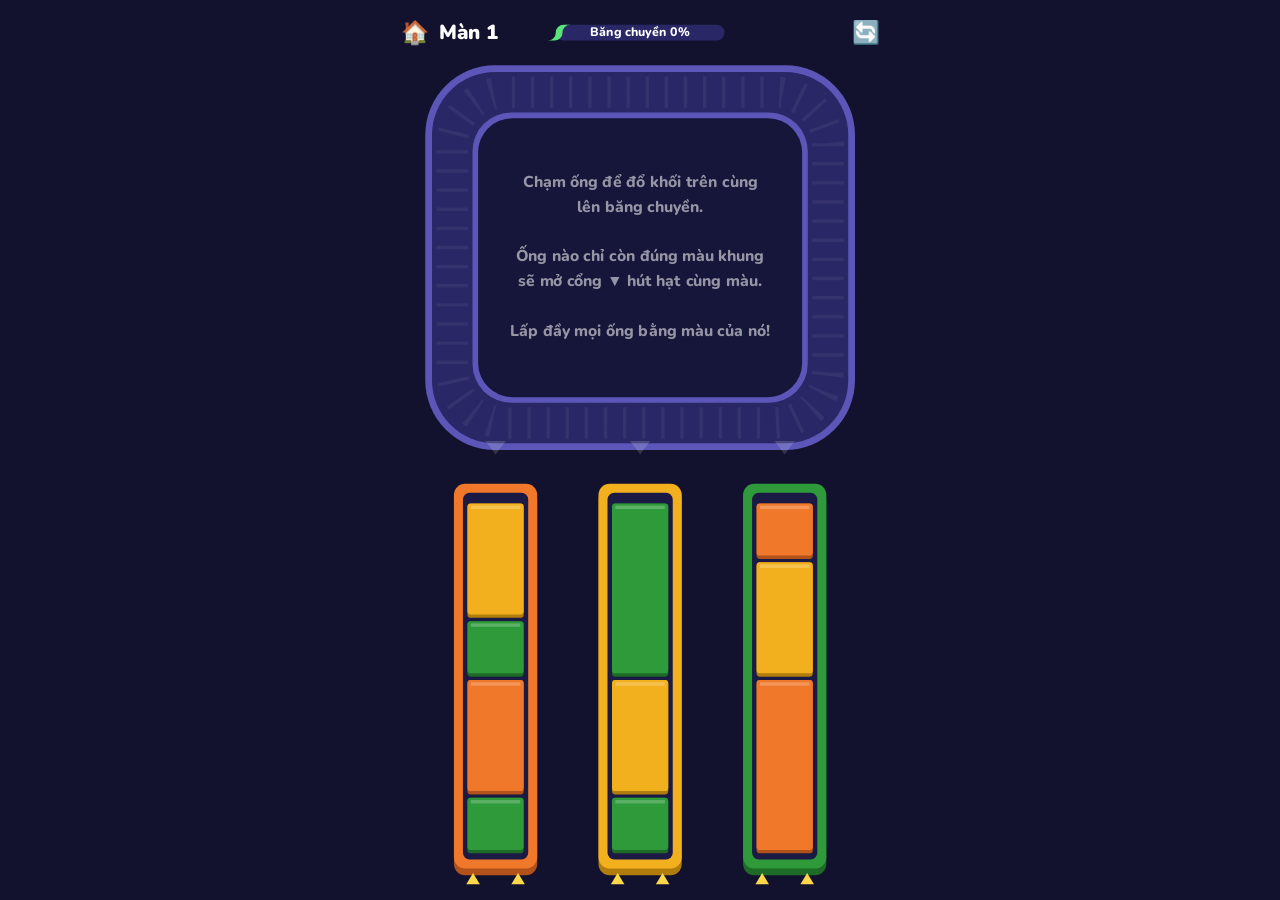
<file: game/vong-xoay-mau.html>
<!doctype html>
<html lang="vi">
<head>
<meta charset="UTF-8" />
<meta name="viewport" content="width=device-width, initial-scale=1.0, maximum-scale=1.0, user-scalable=no" />
<title>Vòng Xoay Màu</title>
<link href="https://fonts.googleapis.com/css2?family=Nunito:wght@700;800;900&display=swap" rel="stylesheet">
<style>
html,body{margin:0;height:100%;background:#12122e;overflow:hidden;touch-action:none;
  -webkit-user-select:none;user-select:none;-webkit-tap-highlight-color:transparent}
body{display:flex;align-items:center;justify-content:center;font-family:'Nunito',system-ui,sans-serif}
canvas{display:block}
</style>
</head>
<body>
<canvas id="c"></canvas>
<script>
(() => {
const W = 450, H = 800;
const cv = document.getElementById('c'), ctx = cv.getContext('2d');
let scale = 1;
function resize(){
  scale = Math.min(innerWidth / W, innerHeight / H);
  const dpr = window.devicePixelRatio || 1;
  cv.style.width = W*scale + 'px'; cv.style.height = H*scale + 'px';
  cv.width = W*scale*dpr; cv.height = H*scale*dpr;
  ctx.setTransform(scale*dpr,0,0,scale*dpr,0,0);
}
addEventListener('resize', resize); resize();

const COLORS = [
  {c:'#e0362c', d:'#a3221a', n:'Đỏ'},
  {c:'#2f7de1', d:'#1d55a3', n:'Xanh dương'},
  {c:'#f06bb0', d:'#b5417e', n:'Hồng'},
  {c:'#2e9a3a', d:'#1d6b26', n:'Xanh lá'},
  {c:'#f2b01e', d:'#b07c0c', n:'Vàng'},
  {c:'#f0782a', d:'#b2511a', n:'Cam'},
];
const PPU = 22;                 // particles per unit block
const SPEED = 150;              // belt speed px/s
// loop geometry
const LX = 40, LY = 64, LW = 370, LH = 330, LR = 56, BELT = 36;
const TUBE_TOP = 438, TUBE_BOT = 768;

// ---------- Belt path (clockwise, centre line) ----------
const cx0 = LX + BELT/2, cy0 = LY + BELT/2, cw = LW - BELT, ch = LH - BELT, cr = LR - BELT/4;
const segs = [];
(function build(){
  const sx = cw - 2*cr, sy = ch - 2*cr, q = Math.PI/2*cr;
  segs.push({t:'l', len:sx, x:cx0+cr, y:cy0, dx:1, dy:0});
  segs.push({t:'a', len:q, cx:cx0+cw-cr, cy:cy0+cr, a0:-Math.PI/2});
  segs.push({t:'l', len:sy, x:cx0+cw, y:cy0+cr, dx:0, dy:1});
  segs.push({t:'a', len:q, cx:cx0+cw-cr, cy:cy0+ch-cr, a0:0});
  segs.push({t:'l', len:sx, x:cx0+cw-cr, y:cy0+ch, dx:-1, dy:0});
  segs.push({t:'a', len:q, cx:cx0+cr, cy:cy0+ch-cr, a0:Math.PI/2});
  segs.push({t:'l', len:sy, x:cx0, y:cy0+ch-cr, dx:0, dy:-1});
  segs.push({t:'a', len:q, cx:cx0+cr, cy:cy0+cr, a0:Math.PI});
  let acc = 0; for (const s of segs){ s.s0 = acc; acc += s.len; }
})();
const PERIM = segs.reduce((a, s) => a + s.len, 0);
const BOTTOM_S0 = segs[4].s0, BOTTOM_LEN = segs[4].len;
function pointAt(s, off){
  s = ((s % PERIM) + PERIM) % PERIM;
  for (const g of segs){
    if (s <= g.s0 + g.len){
      const u = s - g.s0;
      if (g.t === 'l'){
        // outward normal for clockwise path = (dy, -dx) rotated: left of travel is inside
        const nx = -g.dy, ny = g.dx; // points inward? check: top seg dx=1 → n=(0,1) inward
        return {x: g.x + g.dx*u - nx*off, y: g.y + g.dy*u - ny*off};
      } else {
        const a = g.a0 + u/cr;
        const r = cr + off;
        return {x: g.cx + Math.cos(a)*r, y: g.cy + Math.sin(a)*r};
      }
    }
  }
  return {x:0, y:0};
}
// s on bottom segment for a given x
const sForBottomX = x => BOTTOM_S0 + (cx0 + cw - cr - x);

// ---------- Levels ----------
const LEVELS = [
  {n:3, cap:6},  {n:4, cap:6},  {n:4, cap:8},  {n:5, cap:8},
  {n:5, cap:10}, {n:6, cap:10}, {n:6, cap:12},
];
let S;
let bestLv = 1;
try { bestLv = +localStorage.getItem('vxm_best') || 1; } catch(e){}

function newLevel(lv){
  const L = LEVELS[Math.min(lv-1, LEVELS.length-1)];
  const n = L.n, cap = L.cap;
  let units = [];
  for (let c=0;c<n;c++) for (let i=0;i<cap;i++) units.push(c);
  // shuffle in runs so we get chunky blocks like a real pile
  for (let i=units.length-1;i>0;i--){ const j = Math.floor(Math.random()*(i+1)); [units[i], units[j]] = [units[j], units[i]]; }
  // merge adjacents a bit: swap some neighbours to create runs
  for (let k=0;k<units.length;k++){
    if (Math.random() < 0.35){
      const i = Math.floor(Math.random()*(units.length-1));
      const j = units.findIndex((u, idx) => idx > i+1 && u === units[i]);
      if (j > 0) [units[i+1], units[j]] = [units[j], units[i+1]];
    }
  }
  const order = [...Array(6).keys()].sort(() => Math.random() - 0.5).slice(0, n);
  const tubes = [];
  const tw = Math.min(64, (W - 40) / n - 12), gap = (W - n*tw) / (n + 1);
  for (let t=0;t<n;t++){
    const u = units.slice(t*cap, (t+1)*cap).map(c => order[c]);
    tubes.push({color: order[t], units: u, partial: 0, x: gap + t*(tw+gap), w: tw, shake: 0, glow: 0});
  }
  const beltCap = Math.round(cap * 2.6) * PPU;
  S = {lv, cap, tubes, beltCap, parts: [], fly: [], won: false, lost: false, idle: 0, time: 0, moves: 0, winT: 0};
  // avoid an already-clean tube at start
  if (tubes.some(isClean)) return newLevel(lv);
}
function isClean(t){ return t.units.every(u => u === t.color); }
function isDone(t){ return t.units.length === S.cap && isClean(t); }
function topRun(t){
  if (!t.units.length) return 0;
  const c = t.units[t.units.length-1]; let k = 0;
  for (let i=t.units.length-1;i>=0 && t.units[i]===c;i--) k++;
  return k;
}
const beltCount = () => S.parts.length + S.fly.length;

function tapTube(t){
  if (S.won || S.lost) return;
  if (!t.units.length || isClean(t)){ t.shake = 0.35; return; }
  const k = topRun(t), need = k*PPU;
  if (beltCount() + need > S.beltCap){ t.shake = 0.35; flashBelt = 0.5; return; }
  const c = t.units[t.units.length-1];
  const uh = (TUBE_BOT - TUBE_TOP - 16) / S.cap;
  const topY = TUBE_BOT - 8 - t.units.length*uh;
  t.units.length -= k;
  S.moves++;
  const gx = t.x + t.w/2;
  const baseS = sForBottomX(gx);
  for (let i=0;i<need;i++){
    const delay = i * 0.012;
    S.fly.push({c, x: t.x + 6 + Math.random()*(t.w-12), y: topY + Math.random()*k*uh,
      s: baseS - i*1.1 - Math.random()*4, off: (Math.random()-0.5)*(BELT-12), t: -delay, dur: 0.35});
  }
}

let flashBelt = 0;
function update(dt){
  S.time += dt;
  flashBelt = Math.max(0, flashBelt - dt);
  for (const t of S.tubes){ t.shake = Math.max(0, t.shake - dt); t.glow = Math.max(0, t.glow - dt); }
  // flying particles → belt
  for (const f of S.fly){
    f.t += dt;
    if (f.t >= f.dur){ f.done = true; f.s += (f.t - f.dur)*SPEED; S.parts.push({c:f.c, s:f.s, off:f.off, prevS:f.s}); }
  }
  S.fly = S.fly.filter(f => !f.done);
  // belt movement + gate absorption
  const gates = S.tubes.map(t => ({t, s: sForBottomX(t.x + t.w/2), open: isClean(t) && t.units.length < S.cap}));
  let absorbed = false;
  const drops = [];
  for (const p of S.parts){
    const prev = p.s;
    p.s += SPEED*dt;
    for (const g of gates){
      if (!g.open || g.t.color !== p.c) continue;
      // crossing gate (handle wrap)
      const a = ((prev - g.s) % PERIM + PERIM) % PERIM, b = a + SPEED*dt;
      if (b >= PERIM && a < PERIM){ /* crossed */ }
      else continue;
      if (g.t.units.length >= S.cap) continue;
      p.dead = true; absorbed = true;
      const pt = pointAt(p.s, p.off);
      drops.push({c:p.c, x:pt.x, y:pt.y, t:g.t, vy:0});
      g.t.partial += 1; g.t.glow = 0.2;
      if (g.t.partial >= PPU){ g.t.partial -= PPU; g.t.units.push(g.t.color); if (g.t.units.length >= S.cap){ g.t.partial = 0; g.open = false; } }
      break;
    }
    if (p.s > PERIM*1000) p.s -= PERIM*1000;
  }
  S.parts = S.parts.filter(p => !p.dead);
  S.drops = (S.drops || []).concat(drops);
  for (const d of S.drops){ d.vy += 1400*dt; d.y += d.vy*dt; if (d.y > TUBE_TOP + 30) d.dead = true; }
  S.drops = S.drops.filter(d => !d.dead);

  // win / stuck
  if (!S.won && S.tubes.every(isDone) && !S.parts.length && !S.fly.length){
    S.won = true; S.winT = 0;
    if (S.lv + 1 > bestLv){ bestLv = S.lv + 1; try { localStorage.setItem('vxm_best', bestLv); } catch(e){} }
  }
  if (S.won) S.winT += dt;
  if (!S.won && !S.lost){
    if (absorbed || S.fly.length) S.idle = 0; else S.idle += dt;
    const canTap = S.tubes.some(t => t.units.length && !isClean(t) && beltCount() + topRun(t)*PPU <= S.beltCap);
    if (!canTap && S.idle > PERIM / SPEED + 0.5) S.lost = true;
  }
}

// ---------- Draw ----------
function rr(x, y, w, h, r){
  ctx.beginPath(); ctx.moveTo(x+r, y); ctx.arcTo(x+w, y, x+w, y+h, r); ctx.arcTo(x+w, y+h, x, y+h, r);
  ctx.arcTo(x, y+h, x, y, r); ctx.arcTo(x, y, x+w, y, r); ctx.closePath();
}
function drawBelt(){
  // tray
  ctx.save();
  rr(LX-6, LY-6, LW+12, LH+12, LR+6);
  ctx.fillStyle = '#5b56b8'; ctx.fill();
  rr(LX, LY, LW, LH, LR); ctx.fillStyle = '#2a2766'; ctx.fill();
  rr(LX + BELT, LY + BELT, LW - 2*BELT, LH - 2*BELT, LR - BELT*0.6);
  ctx.fillStyle = '#5b56b8'; ctx.fill();
  rr(LX + BELT + 5, LY + BELT + 5, LW - 2*BELT - 10, LH - 2*BELT - 10, LR - BELT*0.6 - 4);
  ctx.fillStyle = '#16153a'; ctx.fill();
  // moving belt dashes
  ctx.strokeStyle = 'rgba(255,255,255,.05)'; ctx.lineWidth = BELT - 8;
  ctx.setLineDash([3, 14]); ctx.lineDashOffset = -S.time*SPEED;
  ctx.beginPath();
  for (let s=0;s<=PERIM;s+=6){ const p = pointAt(s, 0); s === 0 ? ctx.moveTo(p.x, p.y) : ctx.lineTo(p.x, p.y); }
  ctx.closePath(); ctx.stroke(); ctx.setLineDash([]);
  if (flashBelt > 0){
    rr(LX, LY, LW, LH, LR); ctx.strokeStyle = `rgba(255,70,70,${flashBelt*1.6})`; ctx.lineWidth = 6; ctx.stroke();
  }
  ctx.restore();
  // gates
  for (const t of S.tubes){
    const gx = t.x + t.w/2, gy = LY + LH;
    const open = isClean(t) && t.units.length < S.cap;
    ctx.fillStyle = open ? COLORS[t.color].c : 'rgba(255,255,255,.15)';
    ctx.beginPath(); ctx.moveTo(gx - 9, gy - 2); ctx.lineTo(gx + 9, gy - 2); ctx.lineTo(gx, gy + 10); ctx.closePath(); ctx.fill();
    if (open){
      ctx.globalAlpha = 0.25 + 0.2*Math.sin(S.time*6);
      ctx.beginPath(); ctx.arc(gx, gy - BELT/2 + 2, BELT/2, 0, Math.PI*2); ctx.fillStyle = COLORS[t.color].c; ctx.fill();
      ctx.globalAlpha = 1;
    }
  }
}
function drawParticles(){
  // batch by colour
  const by = COLORS.map(() => []);
  for (const p of S.parts) by[p.c].push(pointAt(p.s, p.off));
  for (const f of S.fly){
    if (f.t < 0) continue;
    const k = Math.min(1, f.t / f.dur), e = 1 - (1-k)*(1-k);
    const b = pointAt(f.s + f.t*SPEED*k, f.off);
    by[f.c].push({x: f.x + (b.x - f.x)*e, y: f.y + (b.y - f.y)*e - Math.sin(k*Math.PI)*30});
  }
  for (const d of S.drops || []) by[d.c].push(d);
  for (let c=0;c<COLORS.length;c++){
    if (!by[c].length) continue;
    ctx.fillStyle = COLORS[c].d;
    for (const p of by[c]) ctx.fillRect(p.x - 5, p.y - 4, 10, 10);
    ctx.fillStyle = COLORS[c].c;
    for (const p of by[c]) ctx.fillRect(p.x - 5, p.y - 5, 9, 7);
  }
}
function drawTube(t){
  const col = COLORS[t.color];
  const sh = t.shake ? Math.sin(t.shake*60)*4 : 0;
  const x = t.x + sh, w = t.w, top = TUBE_TOP, bot = TUBE_BOT;
  const done = isDone(t);
  // frame
  ctx.fillStyle = col.d; rr(x - 5, top - 4, w + 10, bot - top + 14, 10); ctx.fill();
  ctx.fillStyle = col.c; rr(x - 5, top - 8, w + 10, bot - top + 12, 10); ctx.fill();
  ctx.fillStyle = '#1b1a44'; rr(x + 3, top, w - 6, bot - top - 4, 6); ctx.fill();
  if (t.glow > 0 || done){
    ctx.save(); ctx.globalAlpha = done ? 0.35 + 0.15*Math.sin(S.time*4) : t.glow*2;
    ctx.shadowColor = col.c; ctx.shadowBlur = 20; ctx.strokeStyle = '#fff'; ctx.lineWidth = 3;
    rr(x - 5, top - 8, w + 10, bot - top + 12, 10); ctx.stroke(); ctx.restore();
  }
  // blocks (merge runs)
  const uh = (bot - top - 16) / S.cap;
  let i = 0;
  while (i < t.units.length){
    const c = t.units[i]; let j = i;
    while (j < t.units.length && t.units[j] === c) j++;
    const y1 = bot - 8 - j*uh, hgt = (j - i)*uh;
    drawBlock(x + 7, y1 + 1.5, w - 14, hgt - 3, c);
    i = j;
  }
  if (t.partial > 0){
    const ph = uh * t.partial / PPU;
    const y1 = bot - 8 - t.units.length*uh - ph;
    drawBlock(x + 7, y1 + 1, w - 14, ph - 1, t.color, true);
  }
  // feet
  ctx.fillStyle = '#ffd84a';
  ctx.beginPath(); ctx.moveTo(x + 6, bot + 18); ctx.lineTo(x + 12, bot + 8); ctx.lineTo(x + 18, bot + 18); ctx.fill();
  ctx.beginPath(); ctx.moveTo(x + w - 18, bot + 18); ctx.lineTo(x + w - 12, bot + 8); ctx.lineTo(x + w - 6, bot + 18); ctx.fill();
  if (done){
    ctx.font = '900 18px Nunito, sans-serif'; ctx.textAlign = 'center'; ctx.textBaseline = 'middle';
    ctx.fillStyle = '#fff'; ctx.fillText('✓', x + w/2, top - 22);
  }
}
function drawBlock(x, y, w, h, c, soft){
  if (h <= 0) return;
  const col = COLORS[c];
  ctx.fillStyle = col.d; rr(x, y, w, h, 3); ctx.fill();
  ctx.fillStyle = col.c; rr(x, y, w, Math.max(1, h - 3), 3); ctx.fill();
  if (!soft && h > 8){ ctx.fillStyle = 'rgba(255,255,255,.22)'; ctx.fillRect(x + 3, y + 2, w - 6, 3); }
}
function drawHUD(){
  ctx.textBaseline = 'middle';
  ctx.font = '900 18px Nunito, sans-serif'; ctx.fillStyle = '#fff'; ctx.textAlign = 'left';
  ctx.font = '20px serif'; ctx.fillText('🏠', 12, 30);
  ctx.font = '900 18px Nunito, sans-serif'; ctx.fillText('Màn ' + S.lv, 46, 30);
  ctx.textAlign = 'right'; ctx.font = '20px serif'; ctx.fillText('🔄', W - 12, 30);
  // belt load meter
  const load = beltCount() / S.beltCap;
  const mx = 150, mw = 150;
  ctx.fillStyle = '#2a2766'; rr(mx, 22, mw, 14, 7); ctx.fill();
  ctx.fillStyle = load > 0.85 ? '#ff5a4f' : load > 0.6 ? '#f2b01e' : '#5be37a';
  rr(mx, 22, Math.max(6, mw*Math.min(1, load)), 14, 7); ctx.fill();
  ctx.fillStyle = '#fff'; ctx.font = '800 11px Nunito, sans-serif'; ctx.textAlign = 'center';
  ctx.fillText('Băng chuyền ' + Math.round(load*100) + '%', mx + mw/2, 29.5);
  // hint in centre
  ctx.fillStyle = 'rgba(255,255,255,.55)'; ctx.font = '800 14px Nunito, sans-serif';
  const lines = S.lv === 1 && S.moves < 3
    ? ['Chạm ống để đổ khối trên cùng', 'lên băng chuyền.', '', 'Ống nào chỉ còn đúng màu khung', 'sẽ mở cổng ▼ hút hạt cùng màu.', '', 'Lấp đầy mọi ống bằng màu của nó!']
    : ['Lượt: ' + S.moves];
  lines.forEach((l, i) => ctx.fillText(l, W/2, LY + LH/2 - (lines.length-1)*11 + i*22));
}
function overlay(title, sub, btn){
  ctx.fillStyle = 'rgba(10,10,30,.75)'; ctx.fillRect(0, 0, W, H);
  ctx.fillStyle = '#2a2766'; rr(50, 270, W - 100, 230, 22); ctx.fill();
  ctx.strokeStyle = '#5b56b8'; ctx.lineWidth = 4; ctx.stroke();
  ctx.textAlign = 'center'; ctx.textBaseline = 'middle';
  ctx.fillStyle = '#fff'; ctx.font = '900 30px Nunito, sans-serif'; ctx.fillText(title, W/2, 320);
  ctx.fillStyle = '#c8c5ff'; ctx.font = '700 16px Nunito, sans-serif'; ctx.fillText(sub, W/2, 365);
  ctx.fillStyle = '#5be37a'; rr(W/2 - 90, 410, 180, 54, 27); ctx.fill();
  ctx.fillStyle = '#123'; ctx.font = '900 20px Nunito, sans-serif'; ctx.fillText(btn, W/2, 438);
}
function draw(){
  ctx.fillStyle = '#12122e'; ctx.fillRect(0, 0, W, H);
  drawBelt();
  drawHUD();
  for (const t of S.tubes) drawTube(t);
  drawParticles();
  if (S.won && S.winT > 0.6) overlay('Hoàn thành! 🎉', 'Màn ' + S.lv + ' · ' + S.moves + ' lượt', 'Màn tiếp');
  else if (S.lost) overlay('Kẹt rồi!', 'Băng chuyền đầy, không còn nước đi', 'Chơi lại');
}

// ---------- Input ----------
cv.addEventListener('pointerdown', ev => {
  ev.preventDefault();
  const rc = cv.getBoundingClientRect();
  const x = (ev.clientX - rc.left) / scale, y = (ev.clientY - rc.top) / scale;
  if (y < 52 && x < 40){ location.href = '../index.html'; return; }
  if (y < 52 && x > W - 44){ newLevel(S.lv); return; }
  if ((S.won && S.winT > 0.6) || S.lost){
    if (x > W/2 - 90 && x < W/2 + 90 && y > 410 && y < 464) newLevel(S.won ? S.lv + 1 : S.lv);
    return;
  }
  for (const t of S.tubes){
    if (x > t.x - 10 && x < t.x + t.w + 10 && y > TUBE_TOP - 30 && y < TUBE_BOT + 20){ tapTube(t); return; }
  }
});

let startLv = 1;
try { startLv = +localStorage.getItem('vxm_cur') || 1; } catch(e){}
newLevel(startLv);
window.__vxm = { get S(){ return S; }, tapTube, newLevel };
let saved = startLv;
let last = performance.now();
function loop(now){
  const dt = Math.min(0.05, (now - last)/1000); last = now;
  update(dt); draw();
  if (S.lv !== saved){ saved = S.lv; try { localStorage.setItem('vxm_cur', S.lv); } catch(e){} }
  requestAnimationFrame(loop);
}
requestAnimationFrame(loop);
})();
</script>
</body>
</html>
</file>
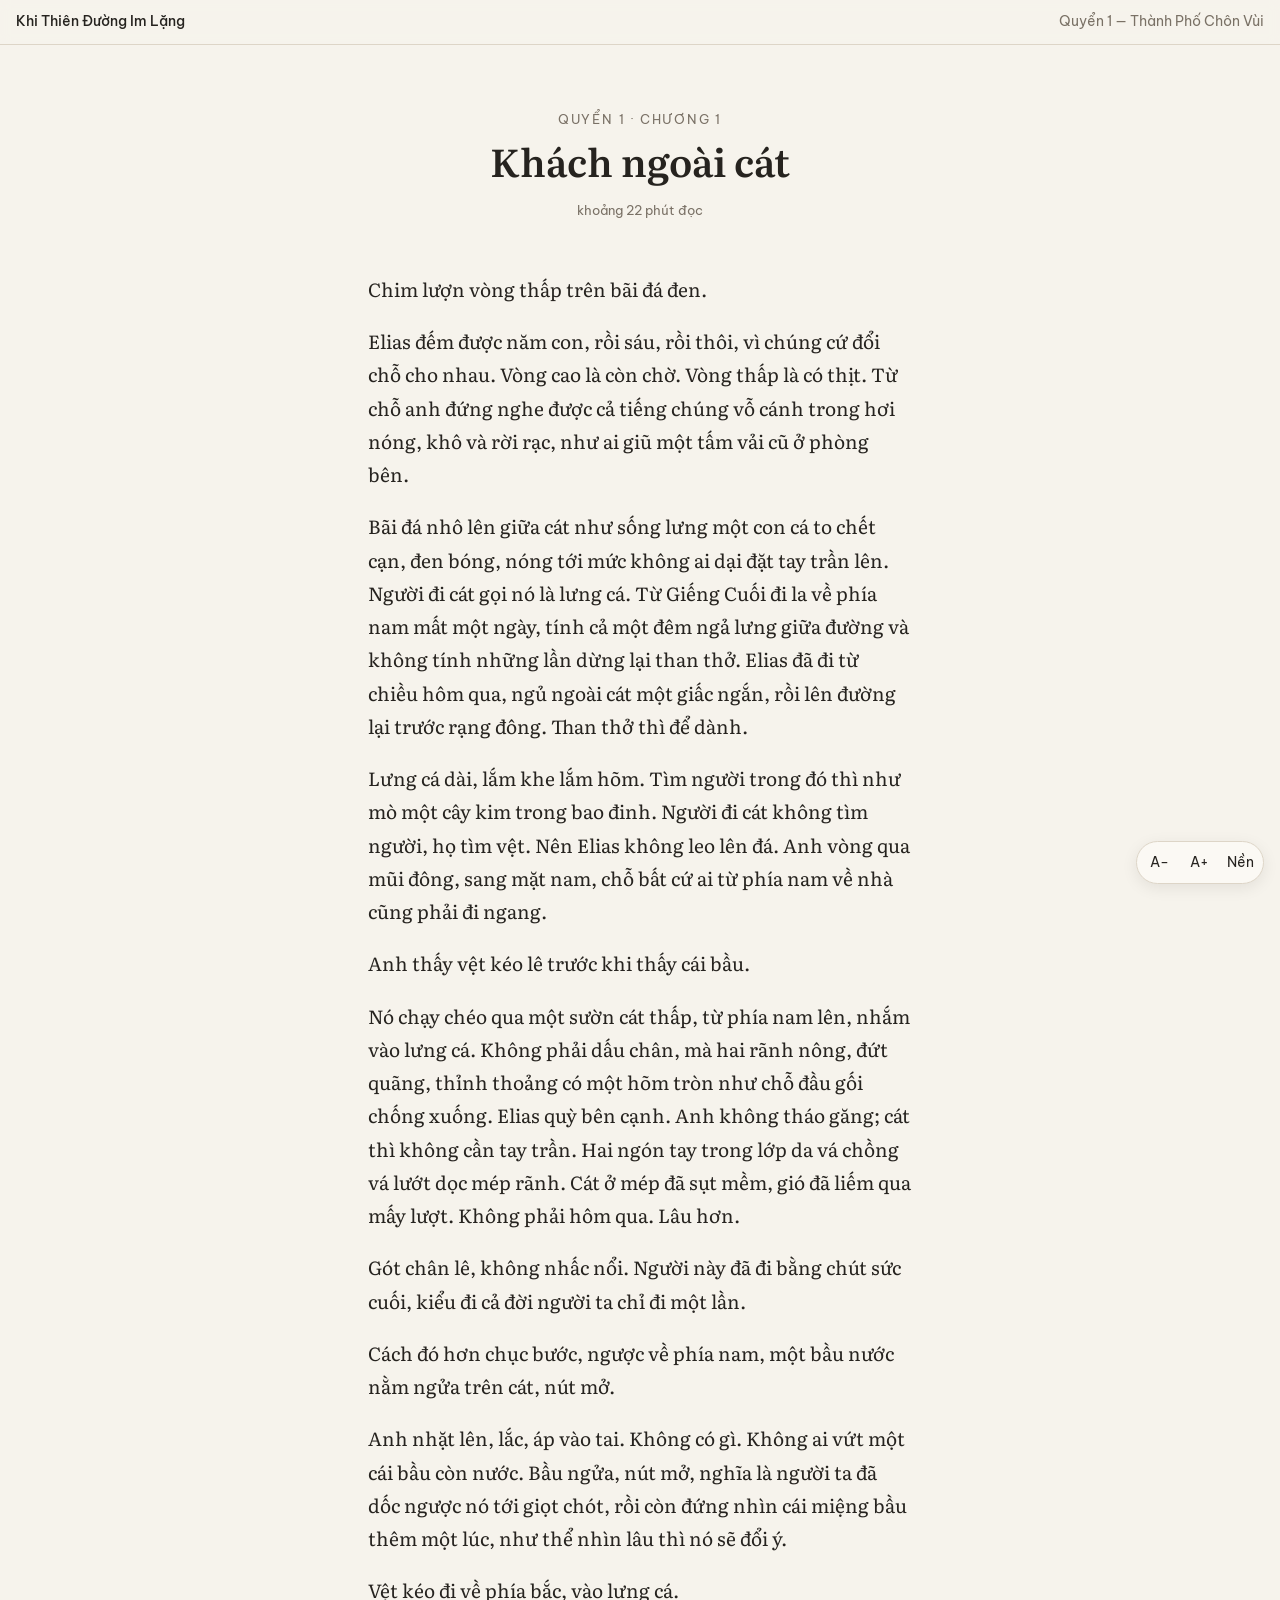
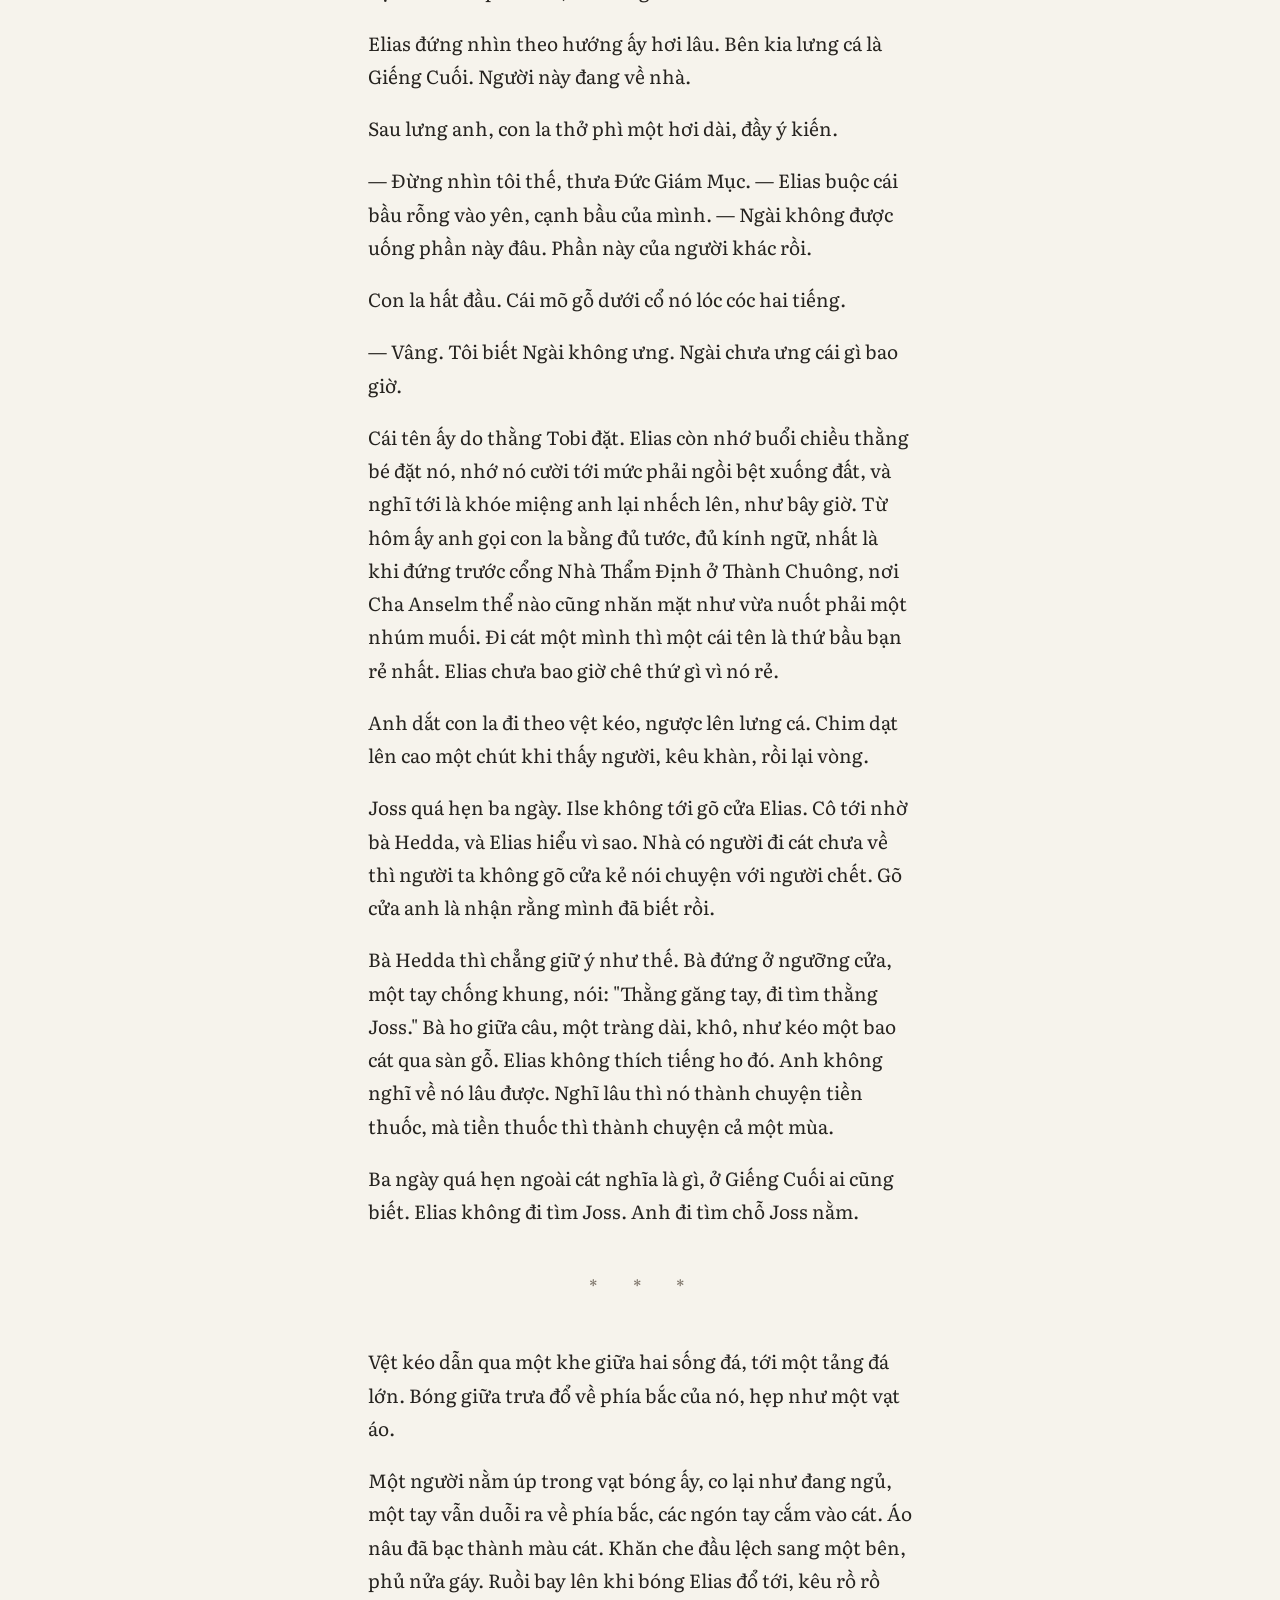
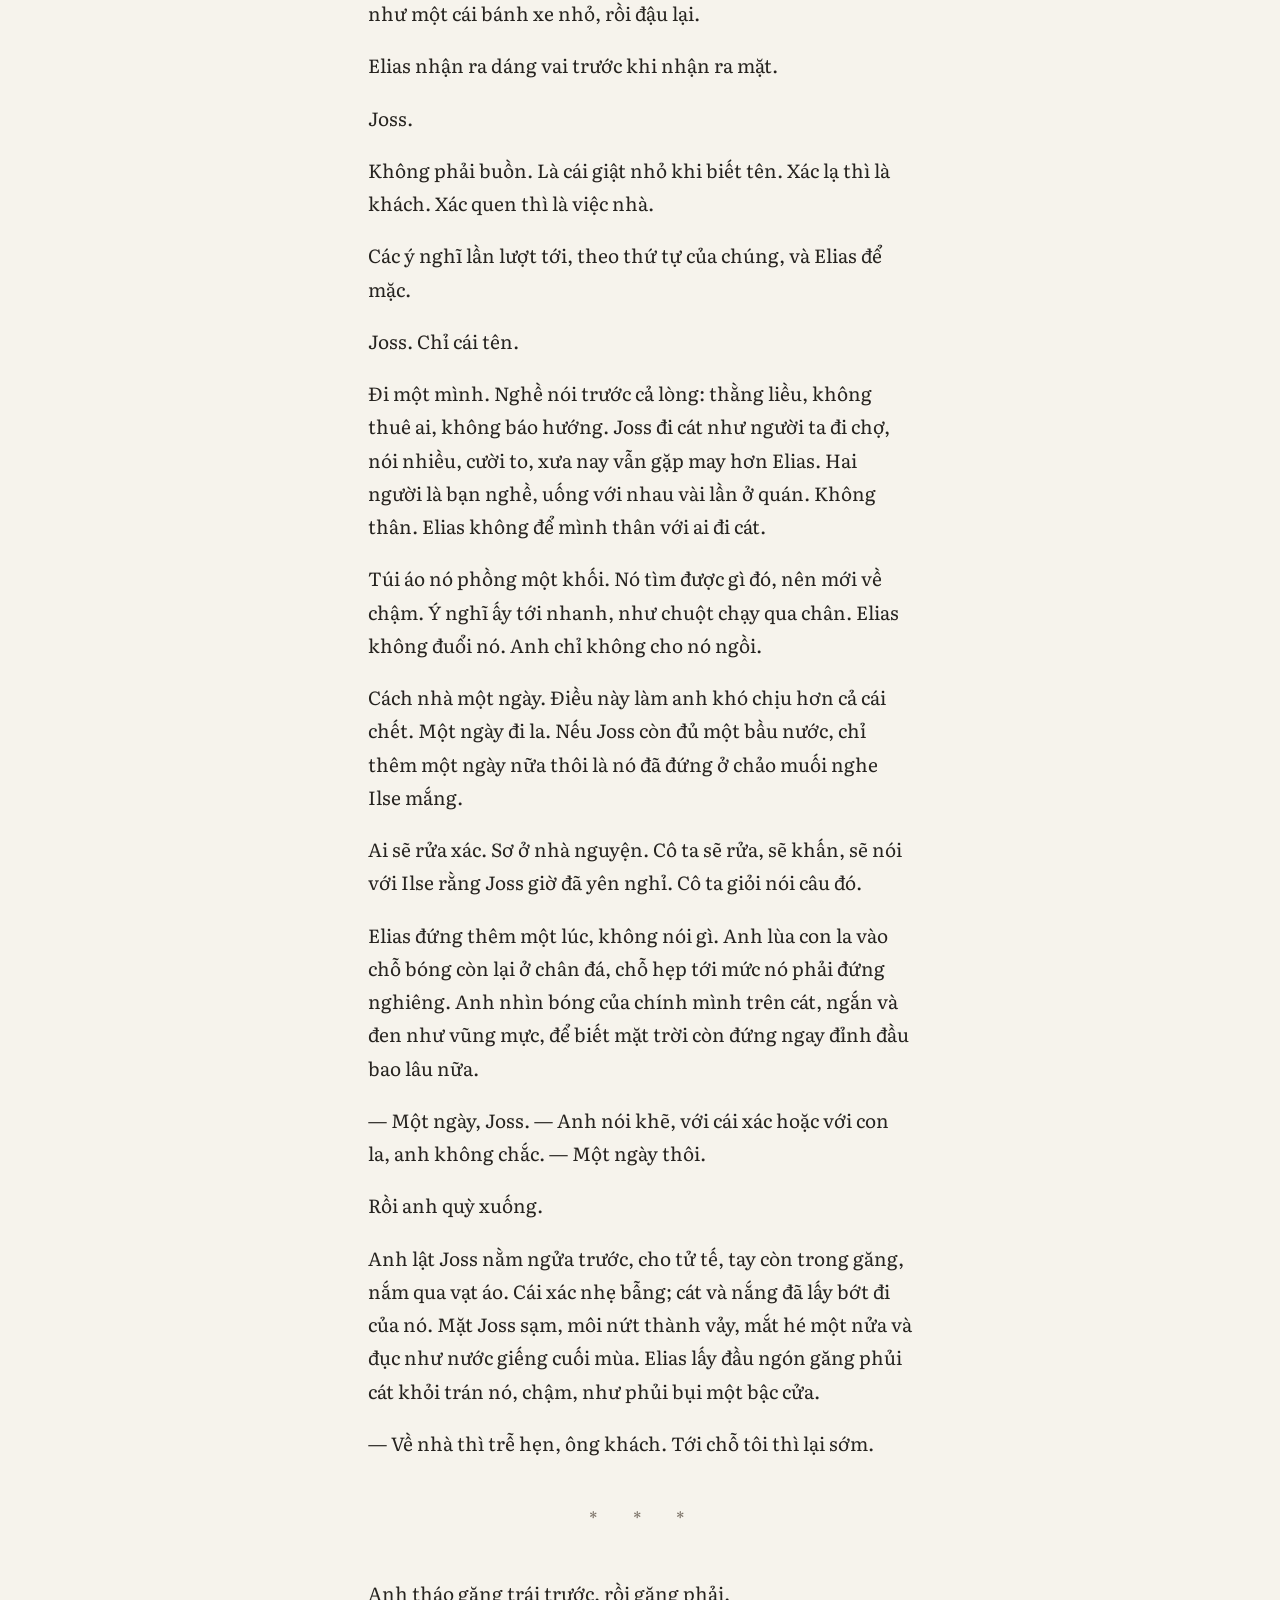
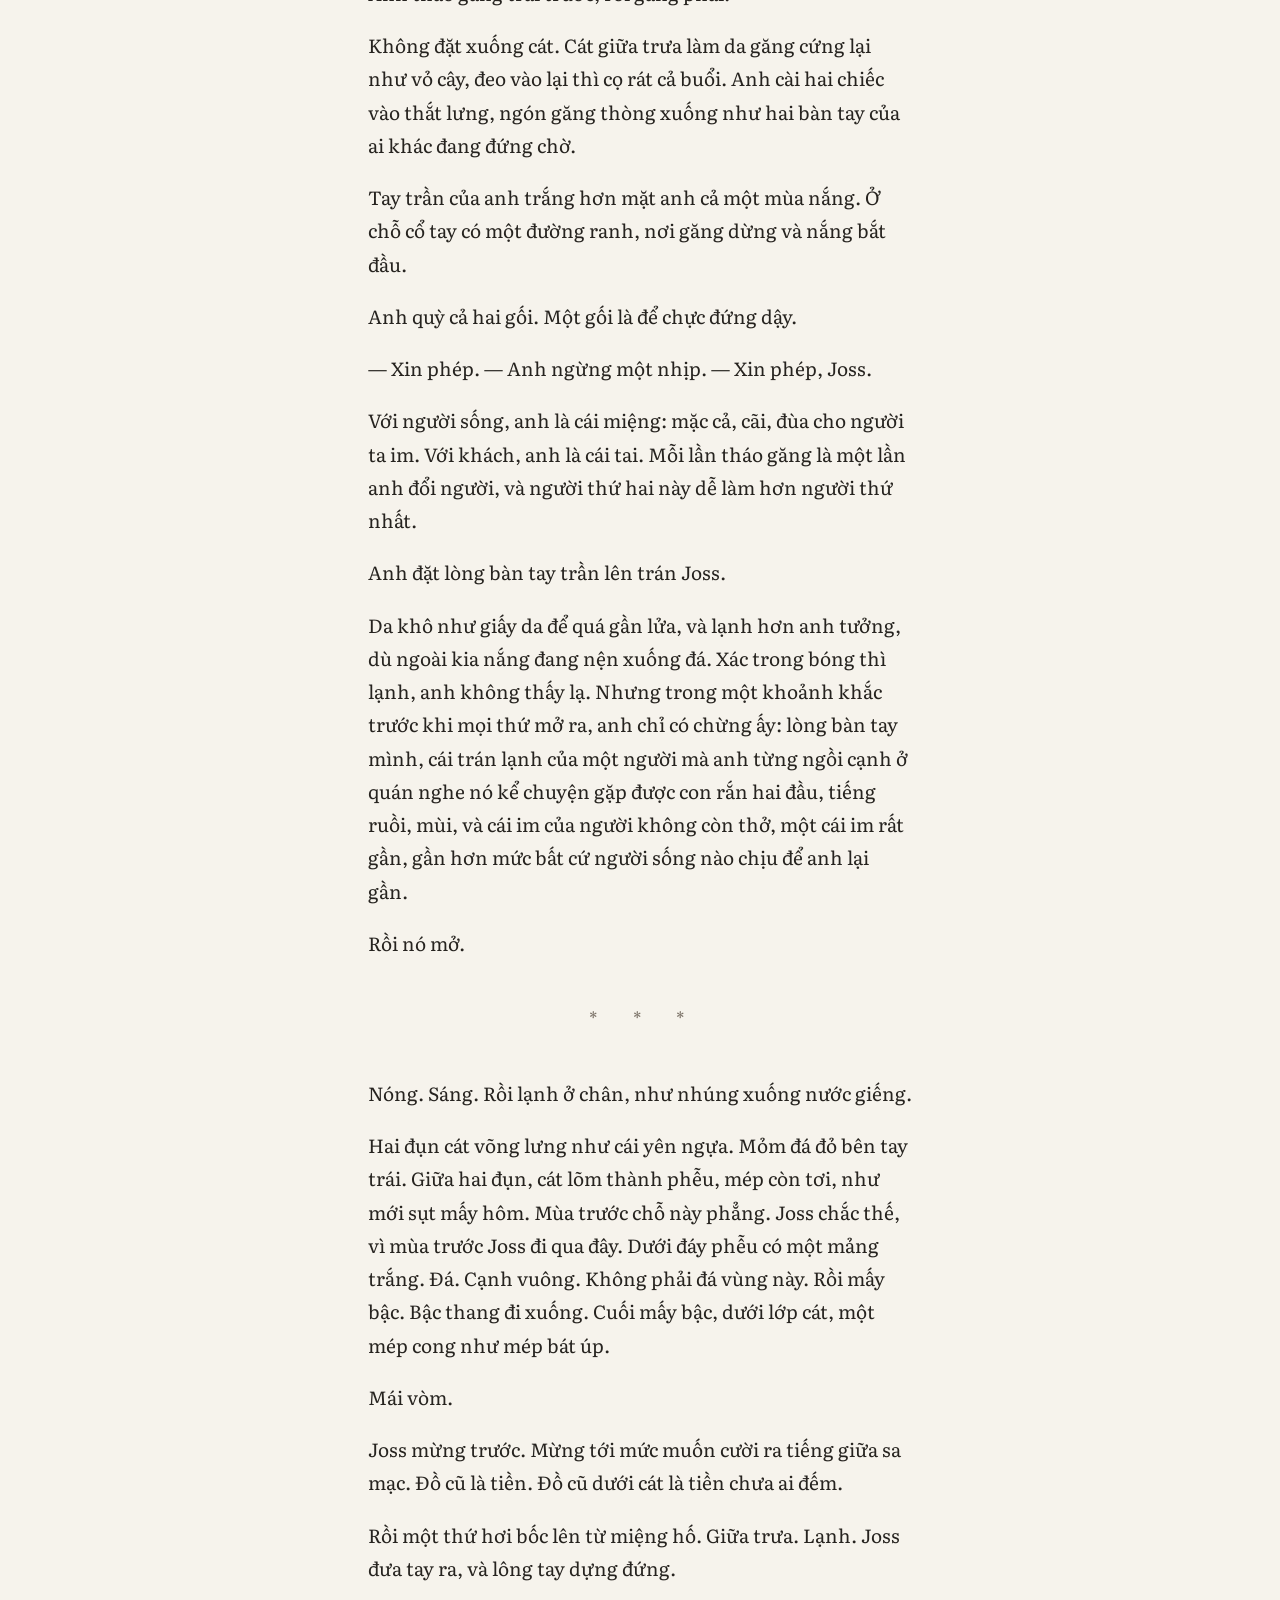
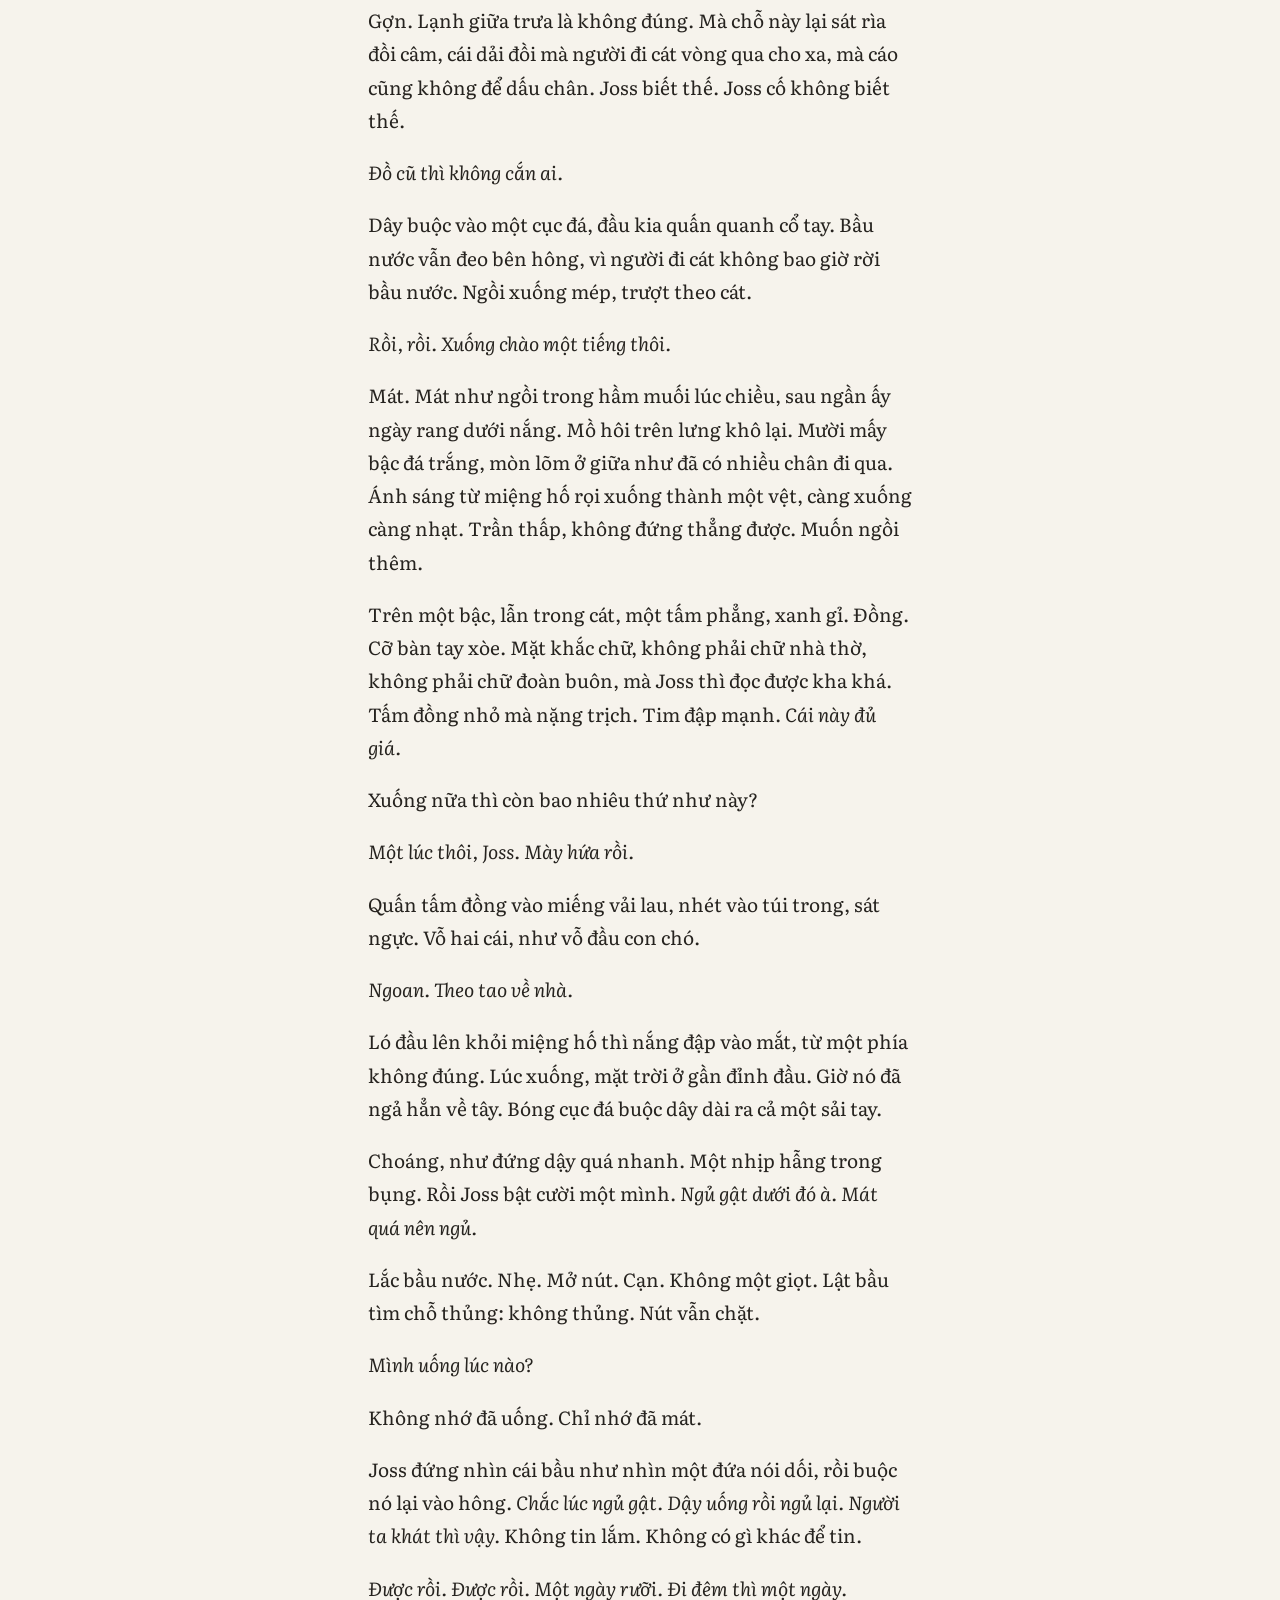
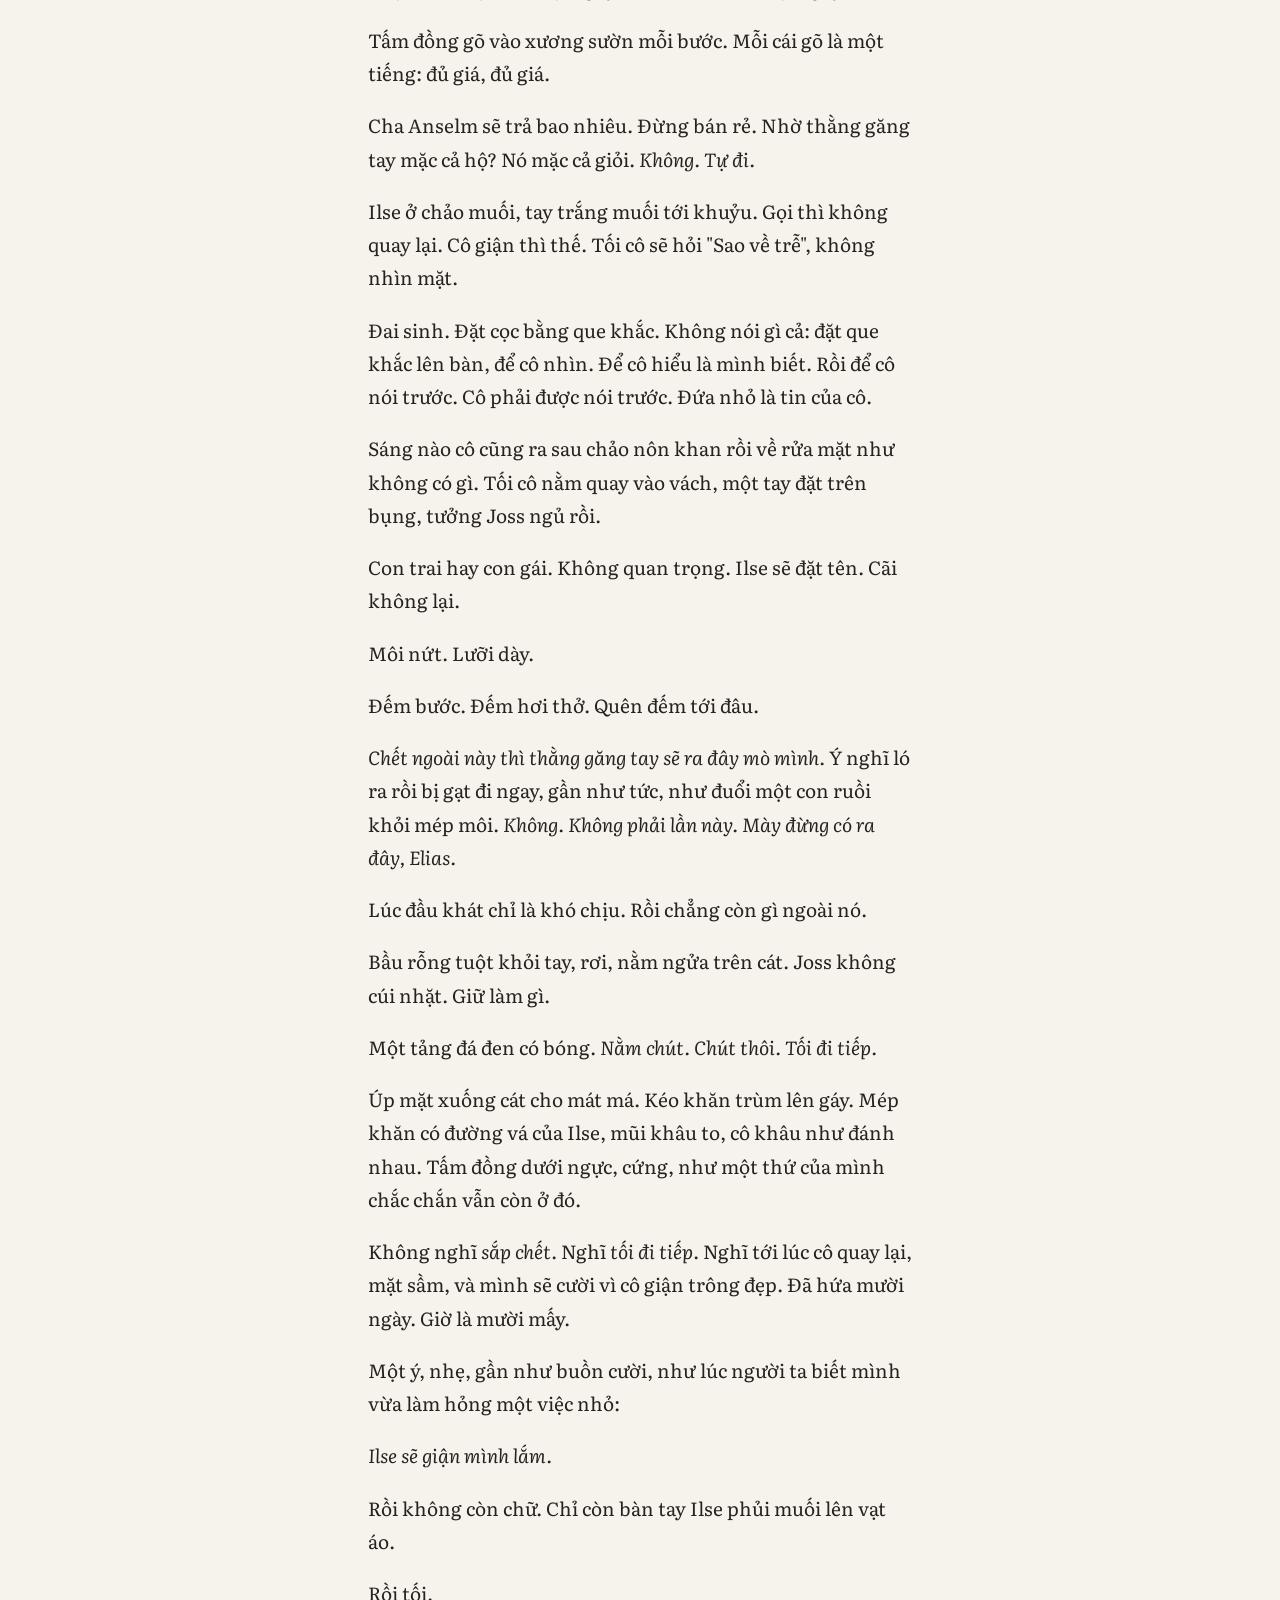
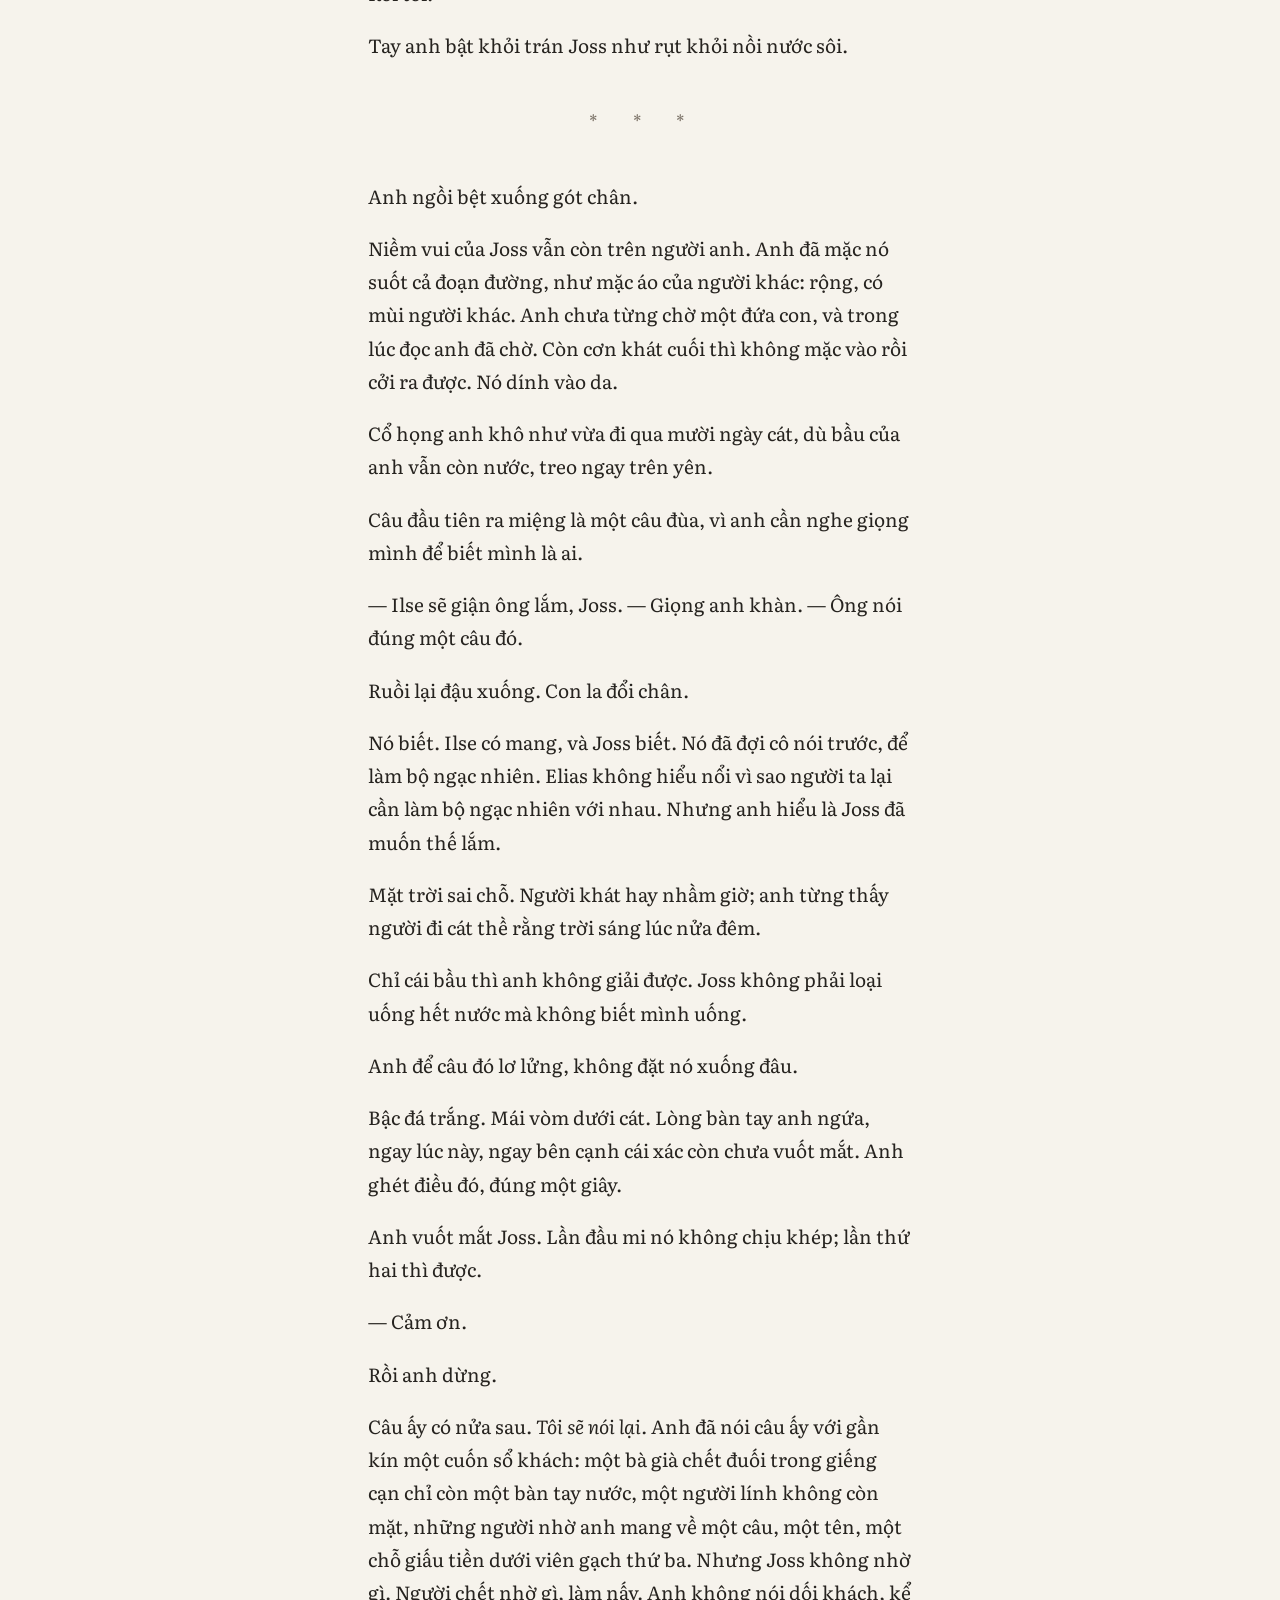
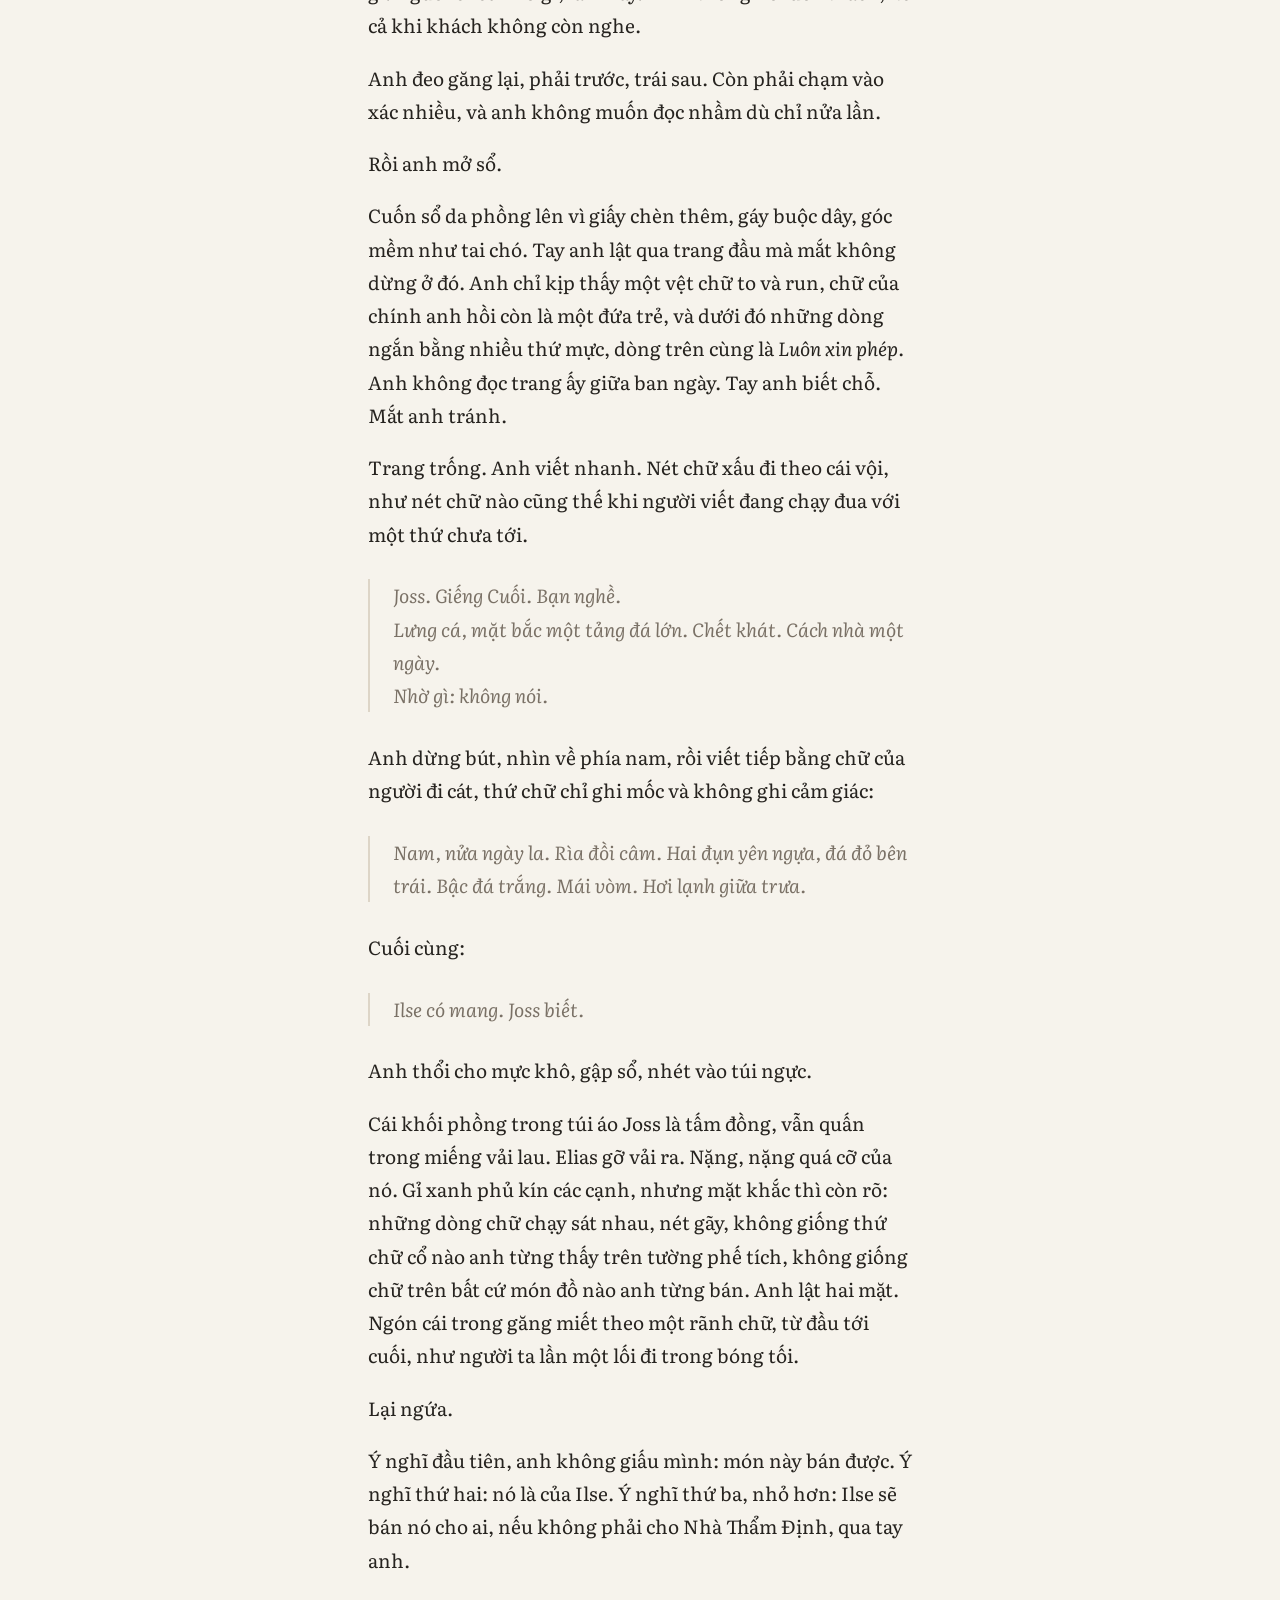
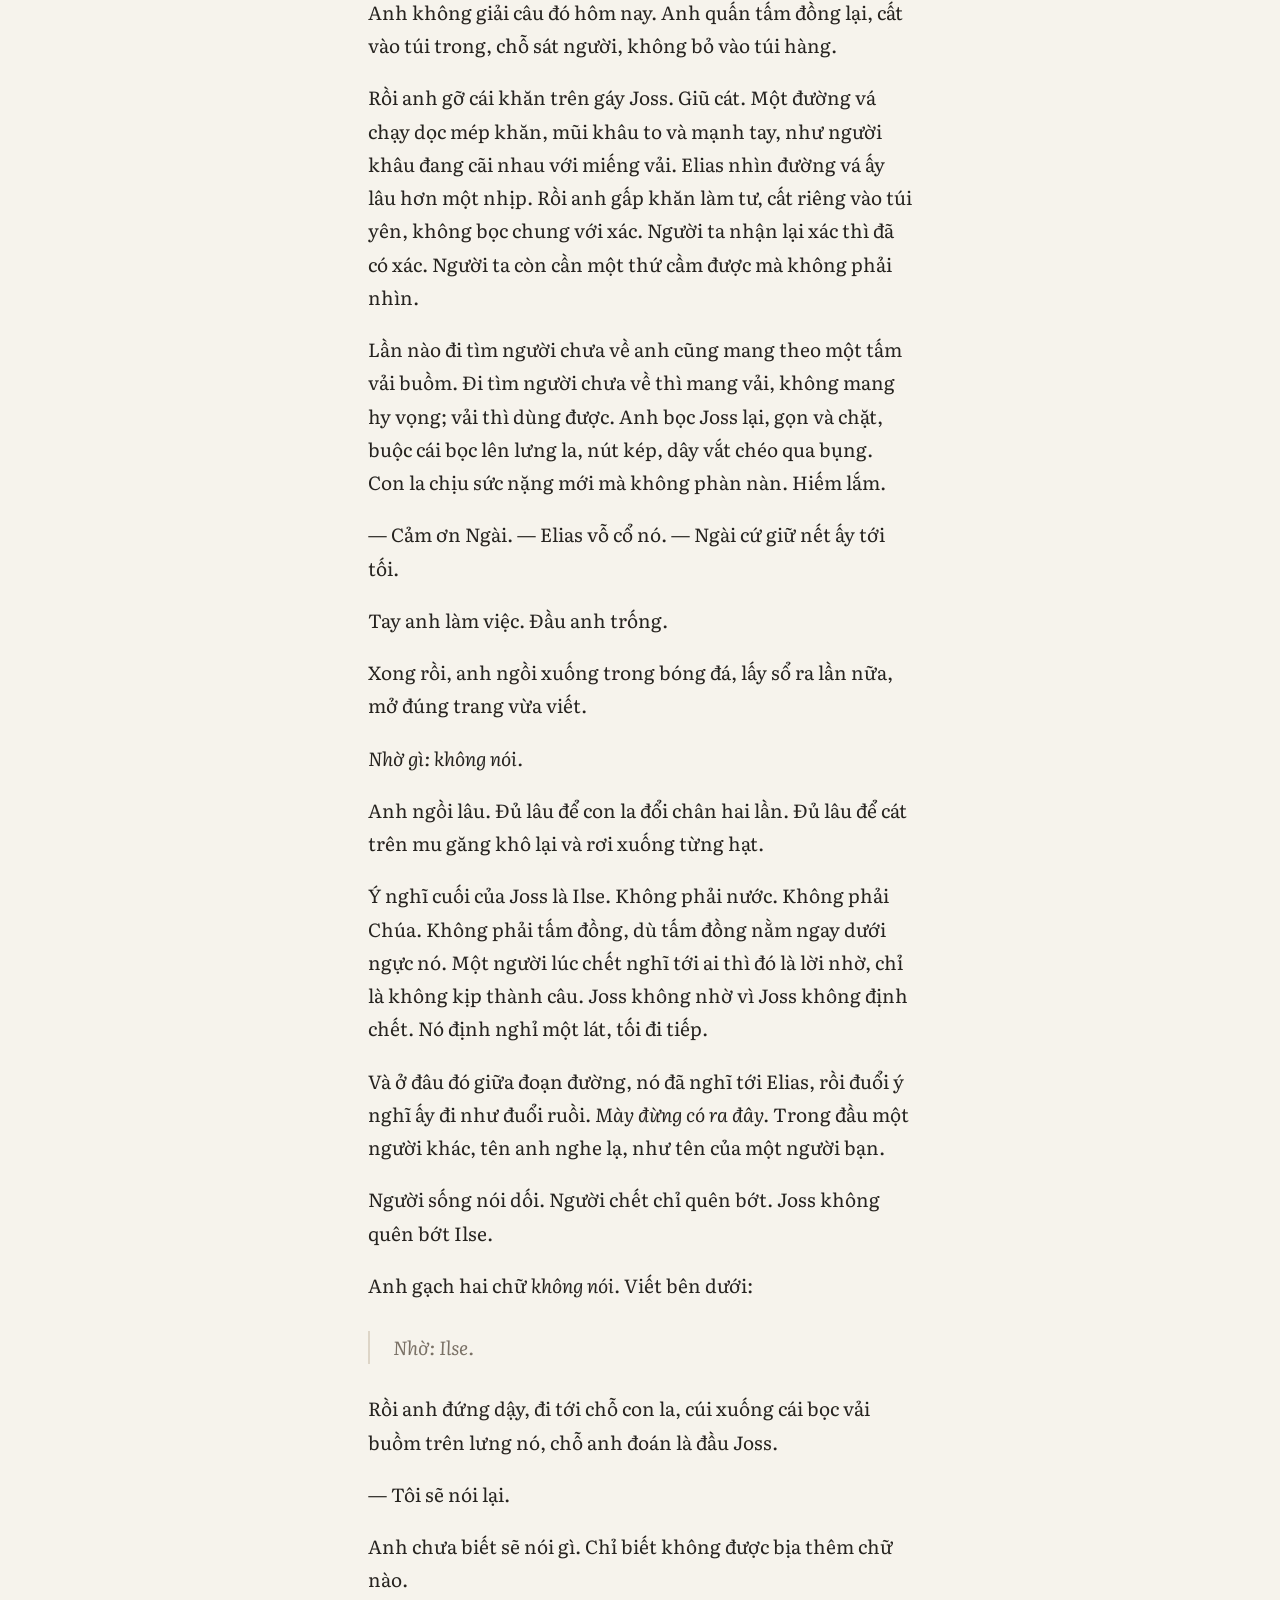
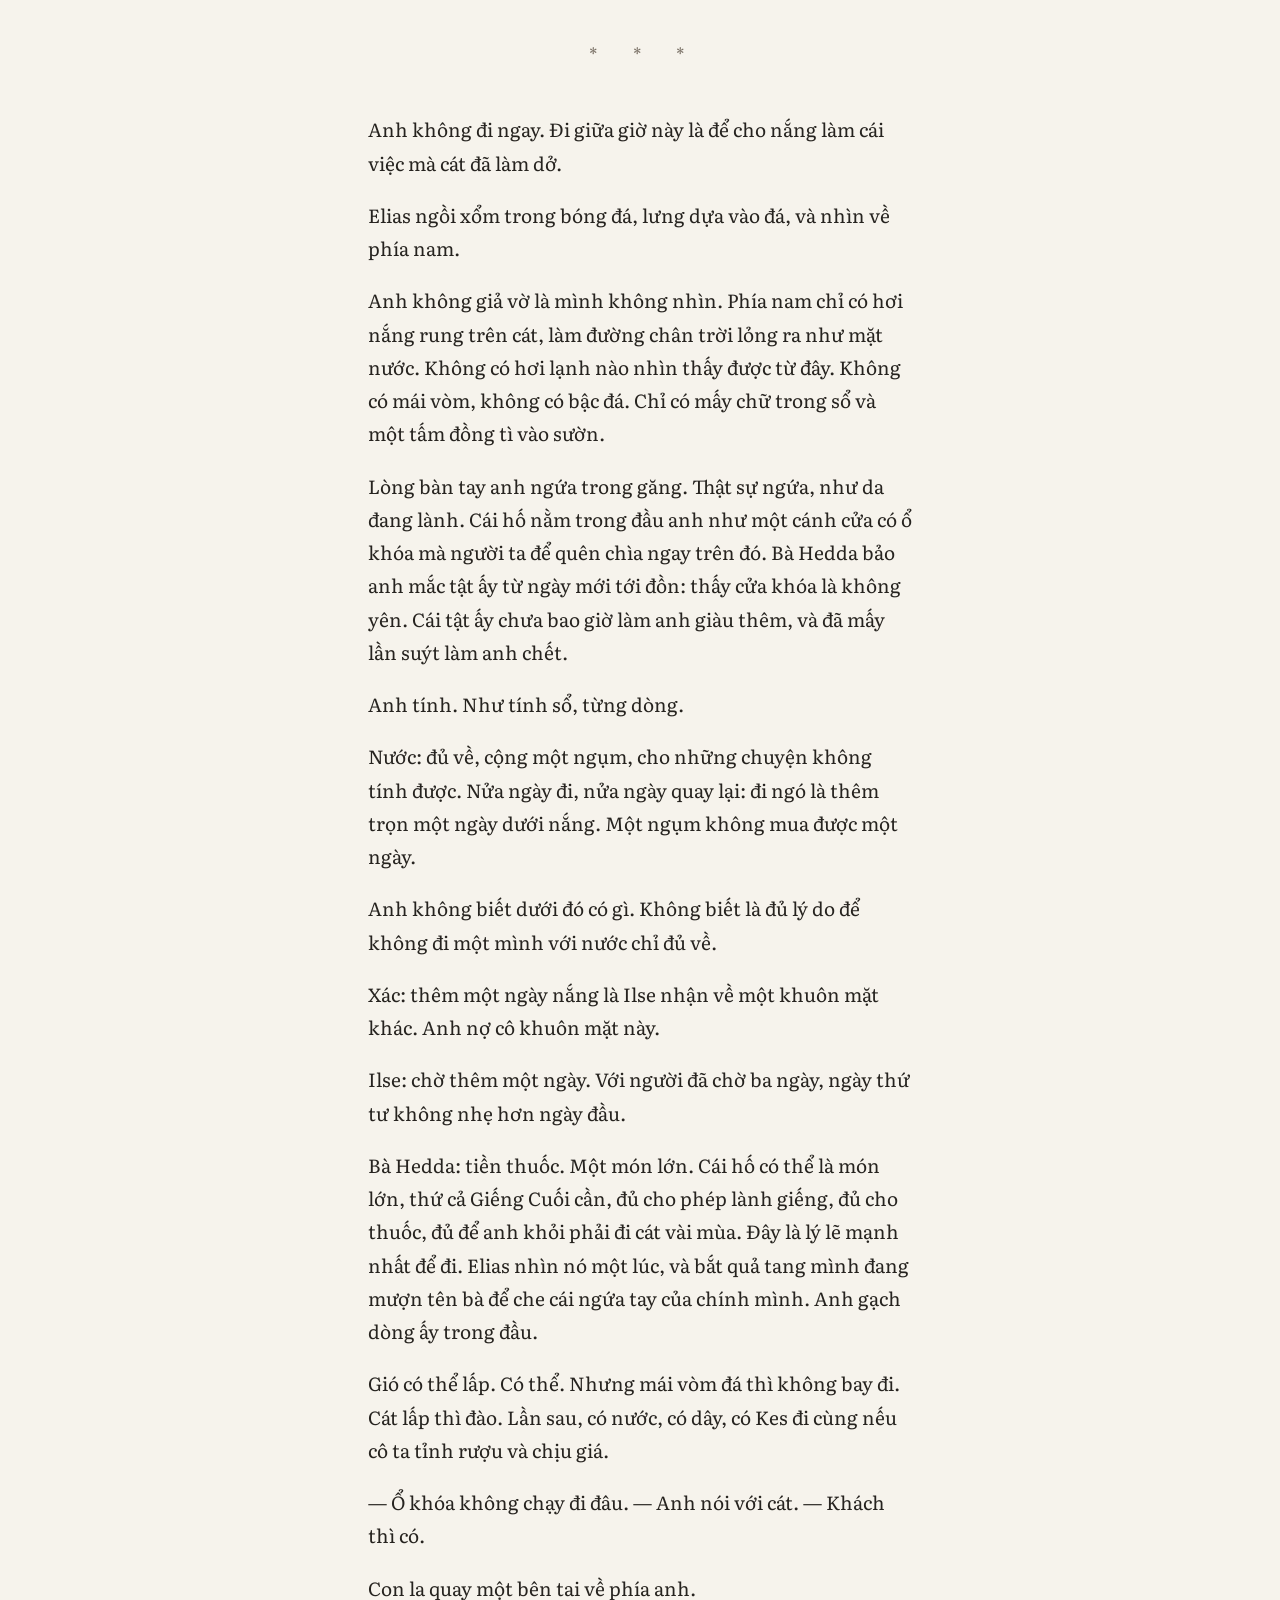
<file: the-silence/q01-c01.html>
<!doctype html>
<html lang="vi">
<head>
<meta charset="utf-8">
<meta name="viewport" content="width=device-width, initial-scale=1">
<title>Chương 1: Khách ngoài cát — Khi Thiên Đường Im Lặng</title>
<link rel="stylesheet" href="assets/style.css">
<script>
try {
  var s = JSON.parse(localStorage.getItem("silence-reader") || "{}");
  if (s.theme) document.documentElement.dataset.theme = s.theme;
  if (s.size) document.documentElement.style.setProperty("--reader-size", s.size + "px");
} catch (e) {}
</script>
</head>
<body class="reading">
<header class="topbar">
  <a href="index.html" class="home">Khi Thiên Đường Im Lặng</a>
  <span class="where">Quyển 1 — Thành Phố Chôn Vùi</span>
</header>
<main class="chapter" data-code="q01-c01" data-edition="">
  <header class="chapter-head">
    <p class="eyebrow">Quyển 1 · Chương 1</p>
    <h1>Khách ngoài cát</h1>
    <p class="meta">khoảng 22 phút đọc</p>
  </header>
  <article class="prose">
<p>Chim lượn vòng thấp trên bãi đá đen.</p>
<p>Elias đếm được năm con, rồi sáu, rồi thôi, vì chúng cứ đổi chỗ cho nhau. Vòng cao là còn chờ. Vòng thấp là có thịt. Từ chỗ anh đứng nghe được cả tiếng chúng vỗ cánh trong hơi nóng, khô và rời rạc, như ai giũ một tấm vải cũ ở phòng bên.</p>
<p>Bãi đá nhô lên giữa cát như sống lưng một con cá to chết cạn, đen bóng, nóng tới mức không ai dại đặt tay trần lên. Người đi cát gọi nó là lưng cá. Từ Giếng Cuối đi la về phía nam mất một ngày, tính cả một đêm ngả lưng giữa đường và không tính những lần dừng lại than thở. Elias đã đi từ chiều hôm qua, ngủ ngoài cát một giấc ngắn, rồi lên đường lại trước rạng đông. Than thở thì để dành.</p>
<p>Lưng cá dài, lắm khe lắm hõm. Tìm người trong đó thì như mò một cây kim trong bao đinh. Người đi cát không tìm người, họ tìm vệt. Nên Elias không leo lên đá. Anh vòng qua mũi đông, sang mặt nam, chỗ bất cứ ai từ phía nam về nhà cũng phải đi ngang.</p>
<p>Anh thấy vệt kéo lê trước khi thấy cái bầu.</p>
<p>Nó chạy chéo qua một sườn cát thấp, từ phía nam lên, nhắm vào lưng cá. Không phải dấu chân, mà hai rãnh nông, đứt quãng, thỉnh thoảng có một hõm tròn như chỗ đầu gối chống xuống. Elias quỳ bên cạnh. Anh không tháo găng; cát thì không cần tay trần. Hai ngón tay trong lớp da vá chồng vá lướt dọc mép rãnh. Cát ở mép đã sụt mềm, gió đã liếm qua mấy lượt. Không phải hôm qua. Lâu hơn.</p>
<p>Gót chân lê, không nhấc nổi. Người này đã đi bằng chút sức cuối, kiểu đi cả đời người ta chỉ đi một lần.</p>
<p>Cách đó hơn chục bước, ngược về phía nam, một bầu nước nằm ngửa trên cát, nút mở.</p>
<p>Anh nhặt lên, lắc, áp vào tai. Không có gì. Không ai vứt một cái bầu còn nước. Bầu ngửa, nút mở, nghĩa là người ta đã dốc ngược nó tới giọt chót, rồi còn đứng nhìn cái miệng bầu thêm một lúc, như thể nhìn lâu thì nó sẽ đổi ý.</p>
<p>Vệt kéo đi về phía bắc, vào lưng cá.</p>
<p>Elias đứng nhìn theo hướng ấy hơi lâu. Bên kia lưng cá là Giếng Cuối. Người này đang về nhà.</p>
<p>Sau lưng anh, con la thở phì một hơi dài, đầy ý kiến.</p>
<p>— Đừng nhìn tôi thế, thưa Đức Giám Mục. — Elias buộc cái bầu rỗng vào yên, cạnh bầu của mình. — Ngài không được uống phần này đâu. Phần này của người khác rồi.</p>
<p>Con la hất đầu. Cái mõ gỗ dưới cổ nó lóc cóc hai tiếng.</p>
<p>— Vâng. Tôi biết Ngài không ưng. Ngài chưa ưng cái gì bao giờ.</p>
<p>Cái tên ấy do thằng Tobi đặt. Elias còn nhớ buổi chiều thằng bé đặt nó, nhớ nó cười tới mức phải ngồi bệt xuống đất, và nghĩ tới là khóe miệng anh lại nhếch lên, như bây giờ. Từ hôm ấy anh gọi con la bằng đủ tước, đủ kính ngữ, nhất là khi đứng trước cổng Nhà Thẩm Định ở Thành Chuông, nơi Cha Anselm thể nào cũng nhăn mặt như vừa nuốt phải một nhúm muối. Đi cát một mình thì một cái tên là thứ bầu bạn rẻ nhất. Elias chưa bao giờ chê thứ gì vì nó rẻ.</p>
<p>Anh dắt con la đi theo vệt kéo, ngược lên lưng cá. Chim dạt lên cao một chút khi thấy người, kêu khàn, rồi lại vòng.</p>
<p>Joss quá hẹn ba ngày. Ilse không tới gõ cửa Elias. Cô tới nhờ bà Hedda, và Elias hiểu vì sao. Nhà có người đi cát chưa về thì người ta không gõ cửa kẻ nói chuyện với người chết. Gõ cửa anh là nhận rằng mình đã biết rồi.</p>
<p>Bà Hedda thì chẳng giữ ý như thế. Bà đứng ở ngưỡng cửa, một tay chống khung, nói: "Thằng găng tay, đi tìm thằng Joss." Bà ho giữa câu, một tràng dài, khô, như kéo một bao cát qua sàn gỗ. Elias không thích tiếng ho đó. Anh không nghĩ về nó lâu được. Nghĩ lâu thì nó thành chuyện tiền thuốc, mà tiền thuốc thì thành chuyện cả một mùa.</p>
<p>Ba ngày quá hẹn ngoài cát nghĩa là gì, ở Giếng Cuối ai cũng biết. Elias không đi tìm Joss. Anh đi tìm chỗ Joss nằm.</p>
<hr class="scene-break" aria-label="Ngắt cảnh">
<p>Vệt kéo dẫn qua một khe giữa hai sống đá, tới một tảng đá lớn. Bóng giữa trưa đổ về phía bắc của nó, hẹp như một vạt áo.</p>
<p>Một người nằm úp trong vạt bóng ấy, co lại như đang ngủ, một tay vẫn duỗi ra về phía bắc, các ngón tay cắm vào cát. Áo nâu đã bạc thành màu cát. Khăn che đầu lệch sang một bên, phủ nửa gáy. Ruồi bay lên khi bóng Elias đổ tới, kêu rồ rồ như một cái bánh xe nhỏ, rồi đậu lại.</p>
<p>Elias nhận ra dáng vai trước khi nhận ra mặt.</p>
<p>Joss.</p>
<p>Không phải buồn. Là cái giật nhỏ khi biết tên. Xác lạ thì là khách. Xác quen thì là việc nhà.</p>
<p>Các ý nghĩ lần lượt tới, theo thứ tự của chúng, và Elias để mặc.</p>
<p>Joss. Chỉ cái tên.</p>
<p>Đi một mình. Nghề nói trước cả lòng: thằng liều, không thuê ai, không báo hướng. Joss đi cát như người ta đi chợ, nói nhiều, cười to, xưa nay vẫn gặp may hơn Elias. Hai người là bạn nghề, uống với nhau vài lần ở quán. Không thân. Elias không để mình thân với ai đi cát.</p>
<p>Túi áo nó phồng một khối. Nó tìm được gì đó, nên mới về chậm. Ý nghĩ ấy tới nhanh, như chuột chạy qua chân. Elias không đuổi nó. Anh chỉ không cho nó ngồi.</p>
<p>Cách nhà một ngày. Điều này làm anh khó chịu hơn cả cái chết. Một ngày đi la. Nếu Joss còn đủ một bầu nước, chỉ thêm một ngày nữa thôi là nó đã đứng ở chảo muối nghe Ilse mắng.</p>
<p>Ai sẽ rửa xác. Sơ ở nhà nguyện. Cô ta sẽ rửa, sẽ khấn, sẽ nói với Ilse rằng Joss giờ đã yên nghỉ. Cô ta giỏi nói câu đó.</p>
<p>Elias đứng thêm một lúc, không nói gì. Anh lùa con la vào chỗ bóng còn lại ở chân đá, chỗ hẹp tới mức nó phải đứng nghiêng. Anh nhìn bóng của chính mình trên cát, ngắn và đen như vũng mực, để biết mặt trời còn đứng ngay đỉnh đầu bao lâu nữa.</p>
<p>— Một ngày, Joss. — Anh nói khẽ, với cái xác hoặc với con la, anh không chắc. — Một ngày thôi.</p>
<p>Rồi anh quỳ xuống.</p>
<p>Anh lật Joss nằm ngửa trước, cho tử tế, tay còn trong găng, nắm qua vạt áo. Cái xác nhẹ bẫng; cát và nắng đã lấy bớt đi của nó. Mặt Joss sạm, môi nứt thành vảy, mắt hé một nửa và đục như nước giếng cuối mùa. Elias lấy đầu ngón găng phủi cát khỏi trán nó, chậm, như phủi bụi một bậc cửa.</p>
<p>— Về nhà thì trễ hẹn, ông khách. Tới chỗ tôi thì lại sớm.</p>
<hr class="scene-break" aria-label="Ngắt cảnh">
<p>Anh tháo găng trái trước, rồi găng phải.</p>
<p>Không đặt xuống cát. Cát giữa trưa làm da găng cứng lại như vỏ cây, đeo vào lại thì cọ rát cả buổi. Anh cài hai chiếc vào thắt lưng, ngón găng thòng xuống như hai bàn tay của ai khác đang đứng chờ.</p>
<p>Tay trần của anh trắng hơn mặt anh cả một mùa nắng. Ở chỗ cổ tay có một đường ranh, nơi găng dừng và nắng bắt đầu.</p>
<p>Anh quỳ cả hai gối. Một gối là để chực đứng dậy.</p>
<p>— Xin phép. — Anh ngừng một nhịp. — Xin phép, Joss.</p>
<p>Với người sống, anh là cái miệng: mặc cả, cãi, đùa cho người ta im. Với khách, anh là cái tai. Mỗi lần tháo găng là một lần anh đổi người, và người thứ hai này dễ làm hơn người thứ nhất.</p>
<p>Anh đặt lòng bàn tay trần lên trán Joss.</p>
<p>Da khô như giấy da để quá gần lửa, và lạnh hơn anh tưởng, dù ngoài kia nắng đang nện xuống đá. Xác trong bóng thì lạnh, anh không thấy lạ. Nhưng trong một khoảnh khắc trước khi mọi thứ mở ra, anh chỉ có chừng ấy: lòng bàn tay mình, cái trán lạnh của một người mà anh từng ngồi cạnh ở quán nghe nó kể chuyện gặp được con rắn hai đầu, tiếng ruồi, mùi, và cái im của người không còn thở, một cái im rất gần, gần hơn mức bất cứ người sống nào chịu để anh lại gần.</p>
<p>Rồi nó mở.</p>
<hr class="scene-break" aria-label="Ngắt cảnh">
<p>Nóng. Sáng. Rồi lạnh ở chân, như nhúng xuống nước giếng.</p>
<p>Hai đụn cát võng lưng như cái yên ngựa. Mỏm đá đỏ bên tay trái. Giữa hai đụn, cát lõm thành phễu, mép còn tơi, như mới sụt mấy hôm. Mùa trước chỗ này phẳng. Joss chắc thế, vì mùa trước Joss đi qua đây. Dưới đáy phễu có một mảng trắng. Đá. Cạnh vuông. Không phải đá vùng này. Rồi mấy bậc. Bậc thang đi xuống. Cuối mấy bậc, dưới lớp cát, một mép cong như mép bát úp.</p>
<p>Mái vòm.</p>
<p>Joss mừng trước. Mừng tới mức muốn cười ra tiếng giữa sa mạc. Đồ cũ là tiền. Đồ cũ dưới cát là tiền chưa ai đếm.</p>
<p>Rồi một thứ hơi bốc lên từ miệng hố. Giữa trưa. Lạnh. Joss đưa tay ra, và lông tay dựng đứng.</p>
<p>Gợn. Lạnh giữa trưa là không đúng. Mà chỗ này lại sát rìa đồi câm, cái dải đồi mà người đi cát vòng qua cho xa, mà cáo cũng không để dấu chân. Joss biết thế. Joss cố không biết thế.</p>
<p><em>Đồ cũ thì không cắn ai.</em></p>
<p>Dây buộc vào một cục đá, đầu kia quấn quanh cổ tay. Bầu nước vẫn đeo bên hông, vì người đi cát không bao giờ rời bầu nước. Ngồi xuống mép, trượt theo cát.</p>
<p><em>Rồi, rồi. Xuống chào một tiếng thôi.</em></p>
<p>Mát. Mát như ngồi trong hầm muối lúc chiều, sau ngần ấy ngày rang dưới nắng. Mồ hôi trên lưng khô lại. Mười mấy bậc đá trắng, mòn lõm ở giữa như đã có nhiều chân đi qua. Ánh sáng từ miệng hố rọi xuống thành một vệt, càng xuống càng nhạt. Trần thấp, không đứng thẳng được. Muốn ngồi thêm.</p>
<p>Trên một bậc, lẫn trong cát, một tấm phẳng, xanh gỉ. Đồng. Cỡ bàn tay xòe. Mặt khắc chữ, không phải chữ nhà thờ, không phải chữ đoàn buôn, mà Joss thì đọc được kha khá. Tấm đồng nhỏ mà nặng trịch. Tim đập mạnh. <em>Cái này đủ giá.</em></p>
<p>Xuống nữa thì còn bao nhiêu thứ như này?</p>
<p><em>Một lúc thôi, Joss. Mày hứa rồi.</em></p>
<p>Quấn tấm đồng vào miếng vải lau, nhét vào túi trong, sát ngực. Vỗ hai cái, như vỗ đầu con chó.</p>
<p><em>Ngoan. Theo tao về nhà.</em></p>
<p>Ló đầu lên khỏi miệng hố thì nắng đập vào mắt, từ một phía không đúng. Lúc xuống, mặt trời ở gần đỉnh đầu. Giờ nó đã ngả hẳn về tây. Bóng cục đá buộc dây dài ra cả một sải tay.</p>
<p>Choáng, như đứng dậy quá nhanh. Một nhịp hẫng trong bụng. Rồi Joss bật cười một mình. <em>Ngủ gật dưới đó à. Mát quá nên ngủ.</em></p>
<p>Lắc bầu nước. Nhẹ. Mở nút. Cạn. Không một giọt. Lật bầu tìm chỗ thủng: không thủng. Nút vẫn chặt.</p>
<p><em>Mình uống lúc nào?</em></p>
<p>Không nhớ đã uống. Chỉ nhớ đã mát.</p>
<p>Joss đứng nhìn cái bầu như nhìn một đứa nói dối, rồi buộc nó lại vào hông. <em>Chắc lúc ngủ gật. Dậy uống rồi ngủ lại. Người ta khát thì vậy.</em> Không tin lắm. Không có gì khác để tin.</p>
<p><em>Được rồi. Được rồi. Một ngày rưỡi. Đi đêm thì một ngày.</em></p>
<p>Tấm đồng gõ vào xương sườn mỗi bước. Mỗi cái gõ là một tiếng: đủ giá, đủ giá.</p>
<p>Cha Anselm sẽ trả bao nhiêu. Đừng bán rẻ. Nhờ thằng găng tay mặc cả hộ? Nó mặc cả giỏi. <em>Không. Tự đi.</em></p>
<p>Ilse ở chảo muối, tay trắng muối tới khuỷu. Gọi thì không quay lại. Cô giận thì thế. Tối cô sẽ hỏi "Sao về trễ", không nhìn mặt.</p>
<p>Đai sinh. Đặt cọc bằng que khắc. Không nói gì cả: đặt que khắc lên bàn, để cô nhìn. Để cô hiểu là mình biết. Rồi để cô nói trước. Cô phải được nói trước. Đứa nhỏ là tin của cô.</p>
<p>Sáng nào cô cũng ra sau chảo nôn khan rồi về rửa mặt như không có gì. Tối cô nằm quay vào vách, một tay đặt trên bụng, tưởng Joss ngủ rồi.</p>
<p>Con trai hay con gái. Không quan trọng. Ilse sẽ đặt tên. Cãi không lại.</p>
<p>Môi nứt. Lưỡi dày.</p>
<p>Đếm bước. Đếm hơi thở. Quên đếm tới đâu.</p>
<p><em>Chết ngoài này thì thằng găng tay sẽ ra đây mò mình.</em> Ý nghĩ ló ra rồi bị gạt đi ngay, gần như tức, như đuổi một con ruồi khỏi mép môi. <em>Không. Không phải lần này. Mày đừng có ra đây, Elias.</em></p>
<p>Lúc đầu khát chỉ là khó chịu. Rồi chẳng còn gì ngoài nó.</p>
<p>Bầu rỗng tuột khỏi tay, rơi, nằm ngửa trên cát. Joss không cúi nhặt. Giữ làm gì.</p>
<p>Một tảng đá đen có bóng. <em>Nằm chút. Chút thôi. Tối đi tiếp.</em></p>
<p>Úp mặt xuống cát cho mát má. Kéo khăn trùm lên gáy. Mép khăn có đường vá của Ilse, mũi khâu to, cô khâu như đánh nhau. Tấm đồng dưới ngực, cứng, như một thứ của mình chắc chắn vẫn còn ở đó.</p>
<p>Không nghĩ <em>sắp chết</em>. Nghĩ <em>tối đi tiếp</em>. Nghĩ tới lúc cô quay lại, mặt sầm, và mình sẽ cười vì cô giận trông đẹp. Đã hứa mười ngày. Giờ là mười mấy.</p>
<p>Một ý, nhẹ, gần như buồn cười, như lúc người ta biết mình vừa làm hỏng một việc nhỏ:</p>
<p><em>Ilse sẽ giận mình lắm.</em></p>
<p>Rồi không còn chữ. Chỉ còn bàn tay Ilse phủi muối lên vạt áo.</p>
<p>Rồi tối.</p>
<p>Tay anh bật khỏi trán Joss như rụt khỏi nồi nước sôi.</p>
<hr class="scene-break" aria-label="Ngắt cảnh">
<p>Anh ngồi bệt xuống gót chân.</p>
<p>Niềm vui của Joss vẫn còn trên người anh. Anh đã mặc nó suốt cả đoạn đường, như mặc áo của người khác: rộng, có mùi người khác. Anh chưa từng chờ một đứa con, và trong lúc đọc anh đã chờ. Còn cơn khát cuối thì không mặc vào rồi cởi ra được. Nó dính vào da.</p>
<p>Cổ họng anh khô như vừa đi qua mười ngày cát, dù bầu của anh vẫn còn nước, treo ngay trên yên.</p>
<p>Câu đầu tiên ra miệng là một câu đùa, vì anh cần nghe giọng mình để biết mình là ai.</p>
<p>— Ilse sẽ giận ông lắm, Joss. — Giọng anh khàn. — Ông nói đúng một câu đó.</p>
<p>Ruồi lại đậu xuống. Con la đổi chân.</p>
<p>Nó biết. Ilse có mang, và Joss biết. Nó đã đợi cô nói trước, để làm bộ ngạc nhiên. Elias không hiểu nổi vì sao người ta lại cần làm bộ ngạc nhiên với nhau. Nhưng anh hiểu là Joss đã muốn thế lắm.</p>
<p>Mặt trời sai chỗ. Người khát hay nhầm giờ; anh từng thấy người đi cát thề rằng trời sáng lúc nửa đêm.</p>
<p>Chỉ cái bầu thì anh không giải được. Joss không phải loại uống hết nước mà không biết mình uống.</p>
<p>Anh để câu đó lơ lửng, không đặt nó xuống đâu.</p>
<p>Bậc đá trắng. Mái vòm dưới cát. Lòng bàn tay anh ngứa, ngay lúc này, ngay bên cạnh cái xác còn chưa vuốt mắt. Anh ghét điều đó, đúng một giây.</p>
<p>Anh vuốt mắt Joss. Lần đầu mi nó không chịu khép; lần thứ hai thì được.</p>
<p>— Cảm ơn.</p>
<p>Rồi anh dừng.</p>
<p>Câu ấy có nửa sau. <em>Tôi sẽ nói lại.</em> Anh đã nói câu ấy với gần kín một cuốn sổ khách: một bà già chết đuối trong giếng cạn chỉ còn một bàn tay nước, một người lính không còn mặt, những người nhờ anh mang về một câu, một tên, một chỗ giấu tiền dưới viên gạch thứ ba. Nhưng Joss không nhờ gì. Người chết nhờ gì, làm nấy. Anh không nói dối khách, kể cả khi khách không còn nghe.</p>
<p>Anh đeo găng lại, phải trước, trái sau. Còn phải chạm vào xác nhiều, và anh không muốn đọc nhầm dù chỉ nửa lần.</p>
<p>Rồi anh mở sổ.</p>
<p>Cuốn sổ da phồng lên vì giấy chèn thêm, gáy buộc dây, góc mềm như tai chó. Tay anh lật qua trang đầu mà mắt không dừng ở đó. Anh chỉ kịp thấy một vệt chữ to và run, chữ của chính anh hồi còn là một đứa trẻ, và dưới đó những dòng ngắn bằng nhiều thứ mực, dòng trên cùng là <em>Luôn xin phép</em>. Anh không đọc trang ấy giữa ban ngày. Tay anh biết chỗ. Mắt anh tránh.</p>
<p>Trang trống. Anh viết nhanh. Nét chữ xấu đi theo cái vội, như nét chữ nào cũng thế khi người viết đang chạy đua với một thứ chưa tới.</p>
<blockquote><p>Joss. Giếng Cuối. Bạn nghề.<br>Lưng cá, mặt bắc một tảng đá lớn. Chết khát. Cách nhà một ngày.<br>Nhờ gì: không nói.</p></blockquote>
<p>Anh dừng bút, nhìn về phía nam, rồi viết tiếp bằng chữ của người đi cát, thứ chữ chỉ ghi mốc và không ghi cảm giác:</p>
<blockquote><p>Nam, nửa ngày la. Rìa đồi câm. Hai đụn yên ngựa, đá đỏ bên trái. Bậc đá trắng. Mái vòm. Hơi lạnh giữa trưa.</p></blockquote>
<p>Cuối cùng:</p>
<blockquote><p>Ilse có mang. Joss biết.</p></blockquote>
<p>Anh thổi cho mực khô, gập sổ, nhét vào túi ngực.</p>
<p>Cái khối phồng trong túi áo Joss là tấm đồng, vẫn quấn trong miếng vải lau. Elias gỡ vải ra. Nặng, nặng quá cỡ của nó. Gỉ xanh phủ kín các cạnh, nhưng mặt khắc thì còn rõ: những dòng chữ chạy sát nhau, nét gãy, không giống thứ chữ cổ nào anh từng thấy trên tường phế tích, không giống chữ trên bất cứ món đồ nào anh từng bán. Anh lật hai mặt. Ngón cái trong găng miết theo một rãnh chữ, từ đầu tới cuối, như người ta lần một lối đi trong bóng tối.</p>
<p>Lại ngứa.</p>
<p>Ý nghĩ đầu tiên, anh không giấu mình: món này bán được. Ý nghĩ thứ hai: nó là của Ilse. Ý nghĩ thứ ba, nhỏ hơn: Ilse sẽ bán nó cho ai, nếu không phải cho Nhà Thẩm Định, qua tay anh.</p>
<p>Anh không giải câu đó hôm nay. Anh quấn tấm đồng lại, cất vào túi trong, chỗ sát người, không bỏ vào túi hàng.</p>
<p>Rồi anh gỡ cái khăn trên gáy Joss. Giũ cát. Một đường vá chạy dọc mép khăn, mũi khâu to và mạnh tay, như người khâu đang cãi nhau với miếng vải. Elias nhìn đường vá ấy lâu hơn một nhịp. Rồi anh gấp khăn làm tư, cất riêng vào túi yên, không bọc chung với xác. Người ta nhận lại xác thì đã có xác. Người ta còn cần một thứ cầm được mà không phải nhìn.</p>
<p>Lần nào đi tìm người chưa về anh cũng mang theo một tấm vải buồm. Đi tìm người chưa về thì mang vải, không mang hy vọng; vải thì dùng được. Anh bọc Joss lại, gọn và chặt, buộc cái bọc lên lưng la, nút kép, dây vắt chéo qua bụng. Con la chịu sức nặng mới mà không phàn nàn. Hiếm lắm.</p>
<p>— Cảm ơn Ngài. — Elias vỗ cổ nó. — Ngài cứ giữ nết ấy tới tối.</p>
<p>Tay anh làm việc. Đầu anh trống.</p>
<p>Xong rồi, anh ngồi xuống trong bóng đá, lấy sổ ra lần nữa, mở đúng trang vừa viết.</p>
<p><em>Nhờ gì: không nói.</em></p>
<p>Anh ngồi lâu. Đủ lâu để con la đổi chân hai lần. Đủ lâu để cát trên mu găng khô lại và rơi xuống từng hạt.</p>
<p>Ý nghĩ cuối của Joss là Ilse. Không phải nước. Không phải Chúa. Không phải tấm đồng, dù tấm đồng nằm ngay dưới ngực nó. Một người lúc chết nghĩ tới ai thì đó là lời nhờ, chỉ là không kịp thành câu. Joss không nhờ vì Joss không định chết. Nó định nghỉ một lát, tối đi tiếp.</p>
<p>Và ở đâu đó giữa đoạn đường, nó đã nghĩ tới Elias, rồi đuổi ý nghĩ ấy đi như đuổi ruồi. <em>Mày đừng có ra đây.</em> Trong đầu một người khác, tên anh nghe lạ, như tên của một người bạn.</p>
<p>Người sống nói dối. Người chết chỉ quên bớt. Joss không quên bớt Ilse.</p>
<p>Anh gạch hai chữ <em>không nói</em>. Viết bên dưới:</p>
<blockquote><p>Nhờ: Ilse.</p></blockquote>
<p>Rồi anh đứng dậy, đi tới chỗ con la, cúi xuống cái bọc vải buồm trên lưng nó, chỗ anh đoán là đầu Joss.</p>
<p>— Tôi sẽ nói lại.</p>
<p>Anh chưa biết sẽ nói gì. Chỉ biết không được bịa thêm chữ nào.</p>
<hr class="scene-break" aria-label="Ngắt cảnh">
<p>Anh không đi ngay. Đi giữa giờ này là để cho nắng làm cái việc mà cát đã làm dở.</p>
<p>Elias ngồi xổm trong bóng đá, lưng dựa vào đá, và nhìn về phía nam.</p>
<p>Anh không giả vờ là mình không nhìn. Phía nam chỉ có hơi nắng rung trên cát, làm đường chân trời lỏng ra như mặt nước. Không có hơi lạnh nào nhìn thấy được từ đây. Không có mái vòm, không có bậc đá. Chỉ có mấy chữ trong sổ và một tấm đồng tì vào sườn.</p>
<p>Lòng bàn tay anh ngứa trong găng. Thật sự ngứa, như da đang lành. Cái hố nằm trong đầu anh như một cánh cửa có ổ khóa mà người ta để quên chìa ngay trên đó. Bà Hedda bảo anh mắc tật ấy từ ngày mới tới đồn: thấy cửa khóa là không yên. Cái tật ấy chưa bao giờ làm anh giàu thêm, và đã mấy lần suýt làm anh chết.</p>
<p>Anh tính. Như tính sổ, từng dòng.</p>
<p>Nước: đủ về, cộng một ngụm, cho những chuyện không tính được. Nửa ngày đi, nửa ngày quay lại: đi ngó là thêm trọn một ngày dưới nắng. Một ngụm không mua được một ngày.</p>
<p>Anh không biết dưới đó có gì. Không biết là đủ lý do để không đi một mình với nước chỉ đủ về.</p>
<p>Xác: thêm một ngày nắng là Ilse nhận về một khuôn mặt khác. Anh nợ cô khuôn mặt này.</p>
<p>Ilse: chờ thêm một ngày. Với người đã chờ ba ngày, ngày thứ tư không nhẹ hơn ngày đầu.</p>
<p>Bà Hedda: tiền thuốc. Một món lớn. Cái hố có thể là món lớn, thứ cả Giếng Cuối cần, đủ cho phép lành giếng, đủ cho thuốc, đủ để anh khỏi phải đi cát vài mùa. Đây là lý lẽ mạnh nhất để đi. Elias nhìn nó một lúc, và bắt quả tang mình đang mượn tên bà để che cái ngứa tay của chính mình. Anh gạch dòng ấy trong đầu.</p>
<p>Gió có thể lấp. Có thể. Nhưng mái vòm đá thì không bay đi. Cát lấp thì đào. Lần sau, có nước, có dây, có Kes đi cùng nếu cô ta tỉnh rượu và chịu giá.</p>
<p>— Ổ khóa không chạy đi đâu. — Anh nói với cát. — Khách thì có.</p>
<p>Con la quay một bên tai về phía anh.</p>
<p>— Đi thôi, thưa Đức Giám Mục. Ngài chở người, tôi chở tò mò. Phần tôi nặng hơn.</p>
<p>Nắng ngả. Bóng tảng đá dài ra từng chút một trên cát, như có ai đang từ từ kéo một vạt áo ra. Khi nó đủ dài để che cả con la, Elias đứng dậy, phủi đầu gối, quay lưng lại phía nam, và dắt con la đi về bắc.</p>
<p>Anh đếm bước. Bốn mươi. Sáu mươi. Một trăm hai mươi. Ở bước nào đó anh ngoái lại, đúng một lần. Lưng cá đã thấp xuống, đen trên nền trời trắng, và phía sau nó chỉ có hơi nắng. Rồi anh quay mặt về phía trước, và thấy mình đã quên đếm tới đâu. Anh đếm lại từ đầu.</p>
<p>Tấm đồng tì vào sườn suốt đường. Anh biết nó ở đó mà không cần sờ.</p>
<p>Có một chút xấu hổ đi theo anh, một thứ xấu hổ ngược đời. Anh biết nếu bầu nước đầy hơn, anh đã đi. Quyết định đúng hôm nay là của cái bầu, không phải của anh.</p>
<hr class="scene-break" aria-label="Ngắt cảnh">
<p>Đêm ngoài cát lạnh nhanh như có người giật mất tấm chăn.</p>
<p>Elias nhóm lửa bằng rễ muối và phân la khô. Rễ muối cháy lép bép, nổ những tiếng nhỏ như ai bẻ đốt ngón tay, khói hăng và trắng, bay thấp sát cát. Cái bọc vải buồm nằm cách lửa mười bước. Đủ xa để hơi lửa không làm nó ấm, đủ gần để anh trông thấy.</p>
<p>Anh bốc một nhúm muối trong túi, rắc thành vòng quanh chỗ nằm. Tay làm theo thói, đầu không nghĩ. Người đi cát nào cũng làm thế, như người ta làm dấu trước bữa ăn.</p>
<p>Xa xa về phía tây có một tiếng gì đó. Không hẳn tiếng kêu. Elias nghiêng đầu. Anh nghe đủ lâu để biết nó không lại gần.</p>
<p>Anh ăn một mẩu bánh khô, uống đúng phần nước đã định cho bữa tối, không hơn. Rồi anh ngồi chờ, vì anh biết nó sẽ tới.</p>
<p>Nó tới lúc lửa đã lụi xuống thành than.</p>
<p>Lạnh ở gáy trước, như có ai đứng sau lưng thở ra. Rồi tai ù. Như có người ở phòng bên trong đầu anh đóng một cánh cửa, đóng nhẹ, lịch sự, không để cửa đập. Rồi một thứ rút đi. Không đau. Đau còn dễ chịu hơn; đau thì ít ra cũng biết chỗ.</p>
<p><em>Đến rồi.</em></p>
<p>Elias không làm gì. Anh ngồi yên như người ta ngồi chờ người thu thuế đi khỏi rồi mới đếm lại tiền. Tiếng than lách tách. Tiếng gió lùa qua cát, đều đều. Tai anh hết ù dần, từng chút, như nước rút khỏi một bậc đá.</p>
<p>Khi tai đã trong lại, anh thấy con la đứng xa, ngoài rìa ánh lửa. Nó ghét khói. Đêm lạnh thế này mà nó cứ đứng ngoài đó.</p>
<p>Anh mở miệng gọi:</p>
<p>— Lại đây, …</p>
<p>Chữ sau đó không có.</p>
<p>Không phải quên kiểu quên chìa khóa để đâu, quên rồi lục túi thì thấy. Là chỗ ấy trơn. Miệng anh đi tới chỗ cái tên như chân đi tới một bậc đá mòn, và trượt.</p>
<p>Tay anh đã sờ tới cuốn sổ trước khi đầu kịp nghĩ.</p>
<p>Anh lật dưới ánh than. Qua những trang khách, qua trang Joss mực còn mới, tới mấy trang gần cuối, nơi anh ghi đồ đạc, đường đi, những thứ của chính mình. Tìm. Thấy.</p>
<blockquote><p>Đức Giám Mục (Tobi đặt).</p></blockquote>
<p>Anh đọc lại.</p>
<p>Anh đọc lại lần nữa.</p>
<p>Anh biết đó là một câu đùa. Anh lần ra nó được, như lần ra một bài toán: Đức Giám Mục là một chức của giáo hội, mà gắn chức ấy cho một con la thì là hỗn, và hỗn thì buồn cười. Tobi đặt, nghĩa là thằng bé hẳn đã cười như được mùa. Anh chắc cũng đã cười. Anh biết chỗ để cười nằm ở đâu, như biết chỗ một cái giếng cạn nằm ở đâu. Đến đúng chỗ. Không có nước.</p>
<p>Hai chữ trong ngoặc làm anh ngồi lâu hơn cả cái tên.</p>
<p><em>Tobi đặt.</em> Thằng bé thì anh nhớ. Cái mặt lấm lem, cái giọng hỏi không ngừng, đôi tay vụng mà anh đã dạy cho buộc nút. Nhưng buổi nó đặt cái tên này thì không. Có một buổi chiều hai anh em cùng cười, và giờ chỉ còn mình thằng bé giữ.</p>
<p><em>Rẻ</em>, anh nghĩ. Lần này rẻ. Một cái tên con la. Có những lần nó lấy cả một mùa.</p>
<p>Anh nghĩ chữ ấy, và không thích mình đã nghĩ ra nó. Nhưng nó đúng sổ sách.</p>
<p>Anh lấy bút, viết thêm bên dưới, chữ nhỏ:</p>
<blockquote><p>Đã quên. (Lưng cá, đêm.)</p></blockquote>
<p>Bút dừng một lúc trên giấy. Rồi anh viết thêm một dòng, cho người sẽ mở trang này vào một đêm khác:</p>
<blockquote><p>Buồn cười. Tin tôi.</p></blockquote>
<p>Anh không gọi con la nữa. Gọi một con vật bằng cái tên mình phải đọc trong sổ thì giống gọi một người lạ bằng tên thánh: đúng, mà không phải.</p>
<p>Con la đứng ngoài kia, ngoài rìa ánh than, quay mông về phía khói.</p>
<hr class="scene-break" aria-label="Ngắt cảnh">
<p>Anh nằm xuống trong vòng muối, kéo áo choàng lên tới cằm.</p>
<p>Trước khi ngủ, như mọi đêm, anh kiểm kê. Môi mấp máy, không thành tiếng to:</p>
<p>— Elias. Hanne. Bà Hedda. Giếng Cuối. Bốn mươi hai bước từ giếng tới cửa nhà nguyện.</p>
<p>Không vấp.</p>
<p>Anh đọc thêm một lượt cho chắc. Không vấp.</p>
<p>Cái tên Hanne đi qua miệng anh như mọi đêm: một cái tên anh giữ, không phải một gương mặt. Nó cũng là chữ đầu tiên ở trang đầu sổ, trong vệt chữ run ấy. Anh không dừng ở đó. Dừng ở đó thì phải mở trang đầu, mà đêm nay anh đã mở sổ đủ rồi.</p>
<p>Rồi anh đếm sao, ở góc trời phía bắc, phía trên một đụn cát gù lên như lưng con la lúc nó nằm. Đếm như đếm tiền lẻ trong lòng bàn tay, từng đồng một, không vội. Ra đúng như mọi đêm.</p>
<p>Đủ. Không vui, không buồn. Đủ, như một cái cân đã thăng bằng.</p>
<p>Than đã tàn hẳn. Ngoài rìa bóng tối, con la đứng gặm một búi rễ muối dưới sao. Ngoài gió, chỉ còn tiếng răng nó nghiến, khô khốc, đều đặn.</p>
<p>Elias nhìn nó một lúc.</p>
<p>Rồi anh gọi, giọng thử, như đọc một chữ lạ:</p>
<p>— Đức Giám Mục.</p>
<p>Nó quay đầu lại.</p>
  </article>
  <nav class="chapter-nav"><span class="prev disabled"></span><a class="toc-link" href="index.html">Mục lục</a><a class="next" rel="next" href="q01-c02.html"><small>Chương sau →</small>Cổng bắc lúc chạng vạng</a></nav>
</main>
<div class="toolbar" role="toolbar" aria-label="Tùy chỉnh đọc">
  <button type="button" data-action="smaller" title="Chữ nhỏ hơn" aria-label="Chữ nhỏ hơn">A−</button>
  <button type="button" data-action="larger" title="Chữ lớn hơn" aria-label="Chữ lớn hơn">A+</button>
  <button type="button" data-action="theme" title="Đổi nền: sáng / giấy cũ / tối" aria-label="Đổi nền">Nền</button>
</div>
<script src="assets/reader.js"></script>
</body>
</html>
</file>
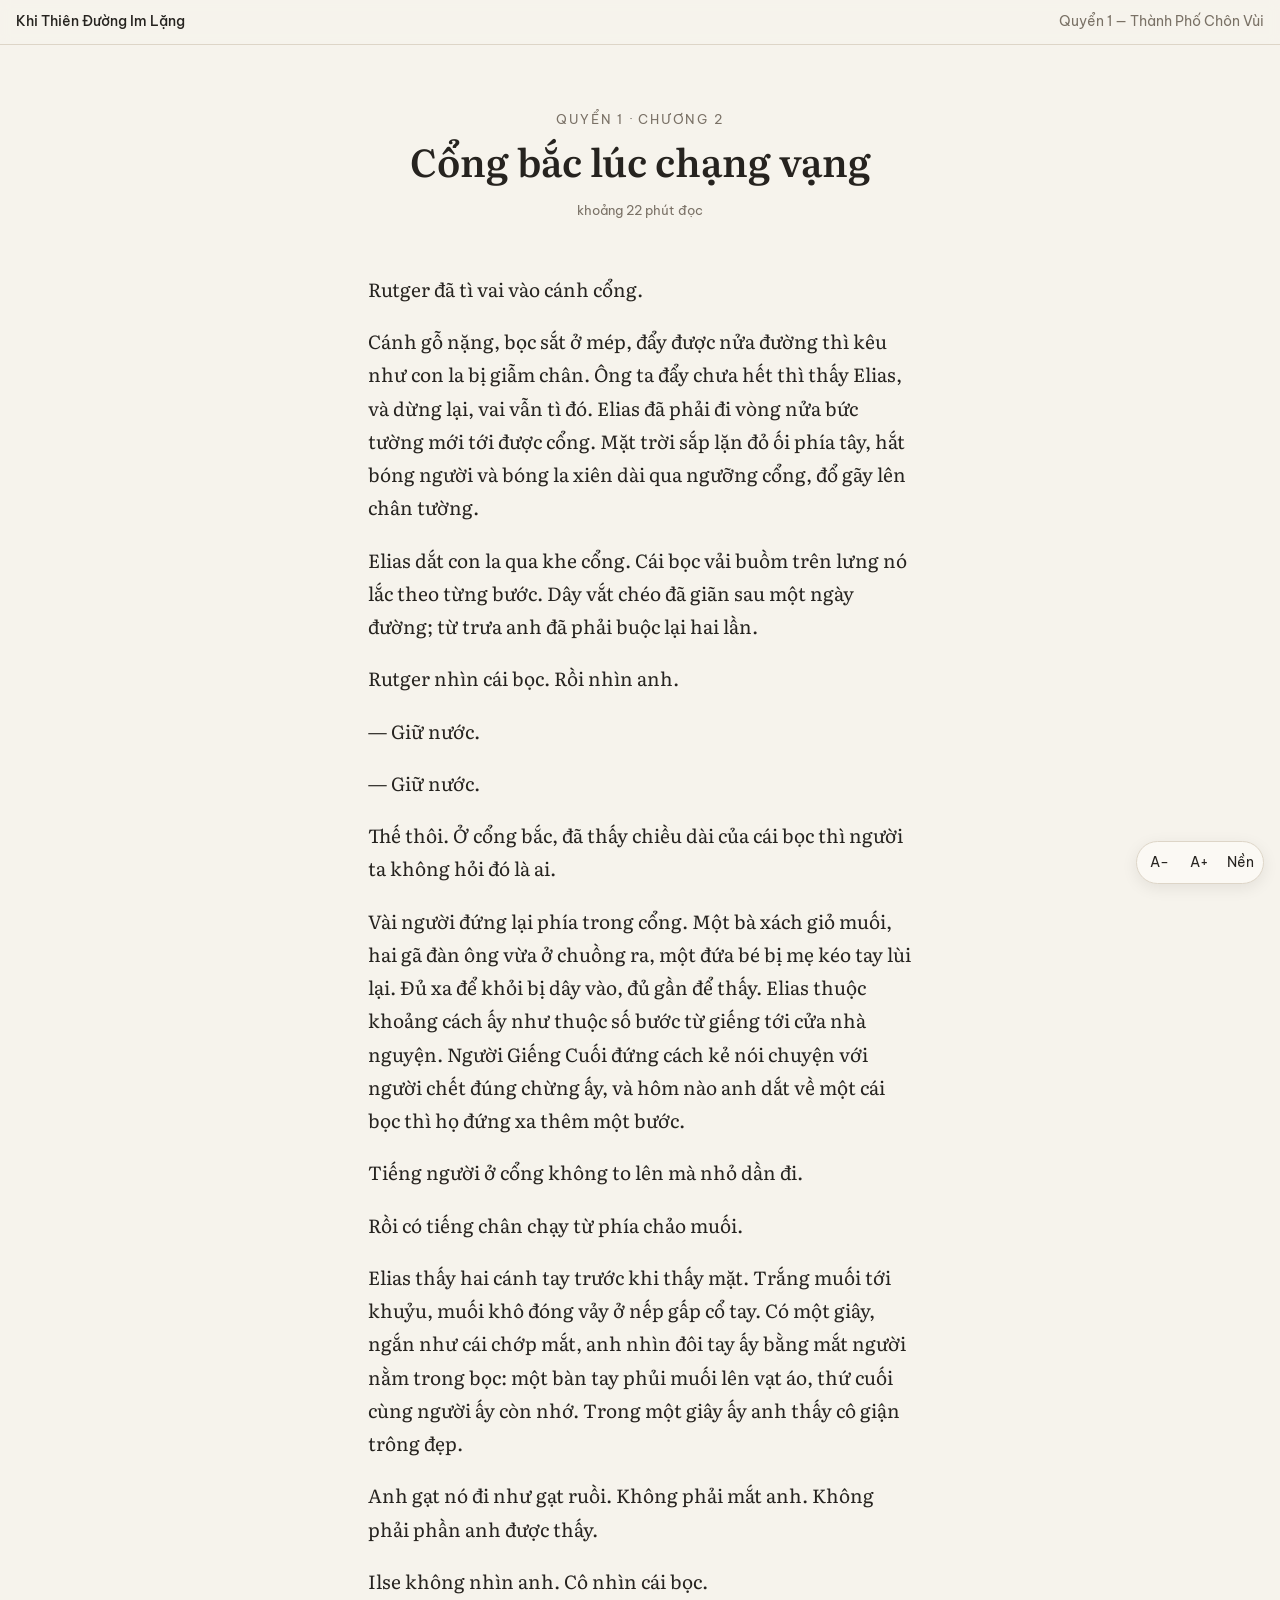
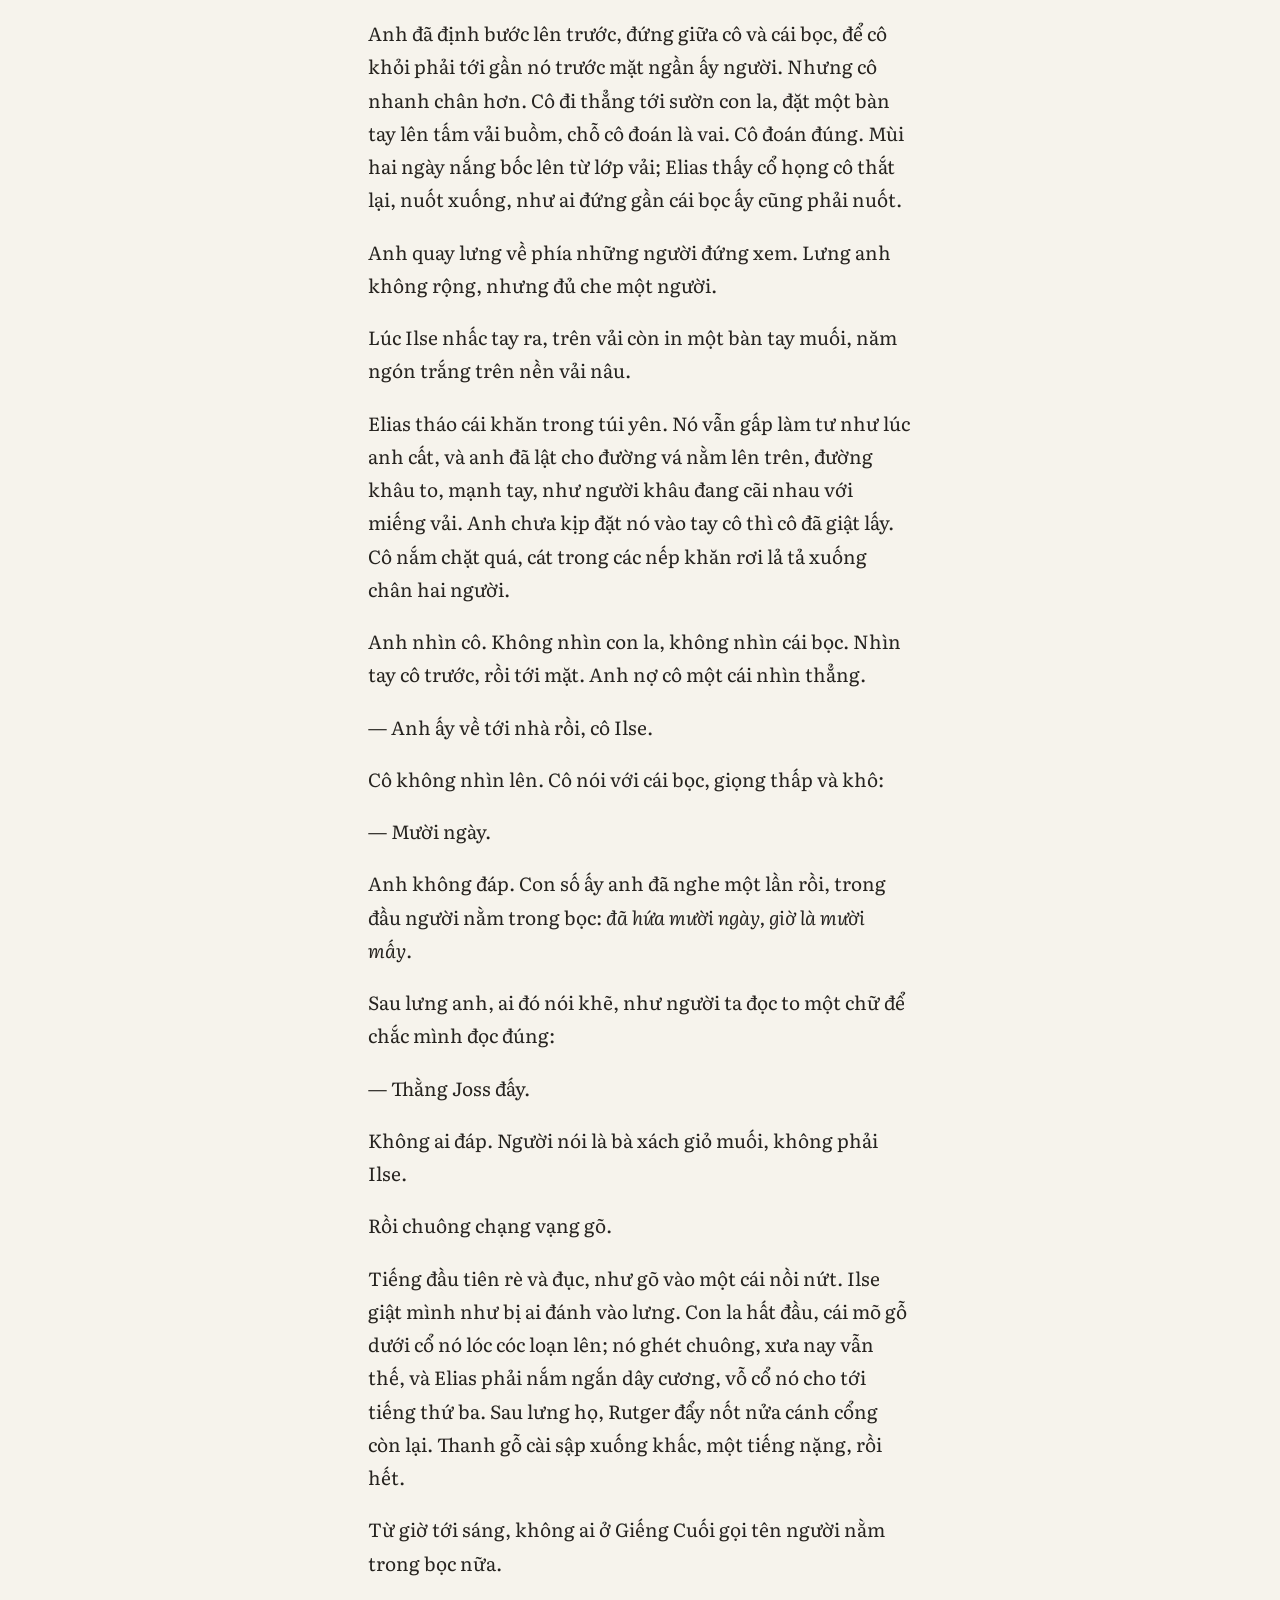
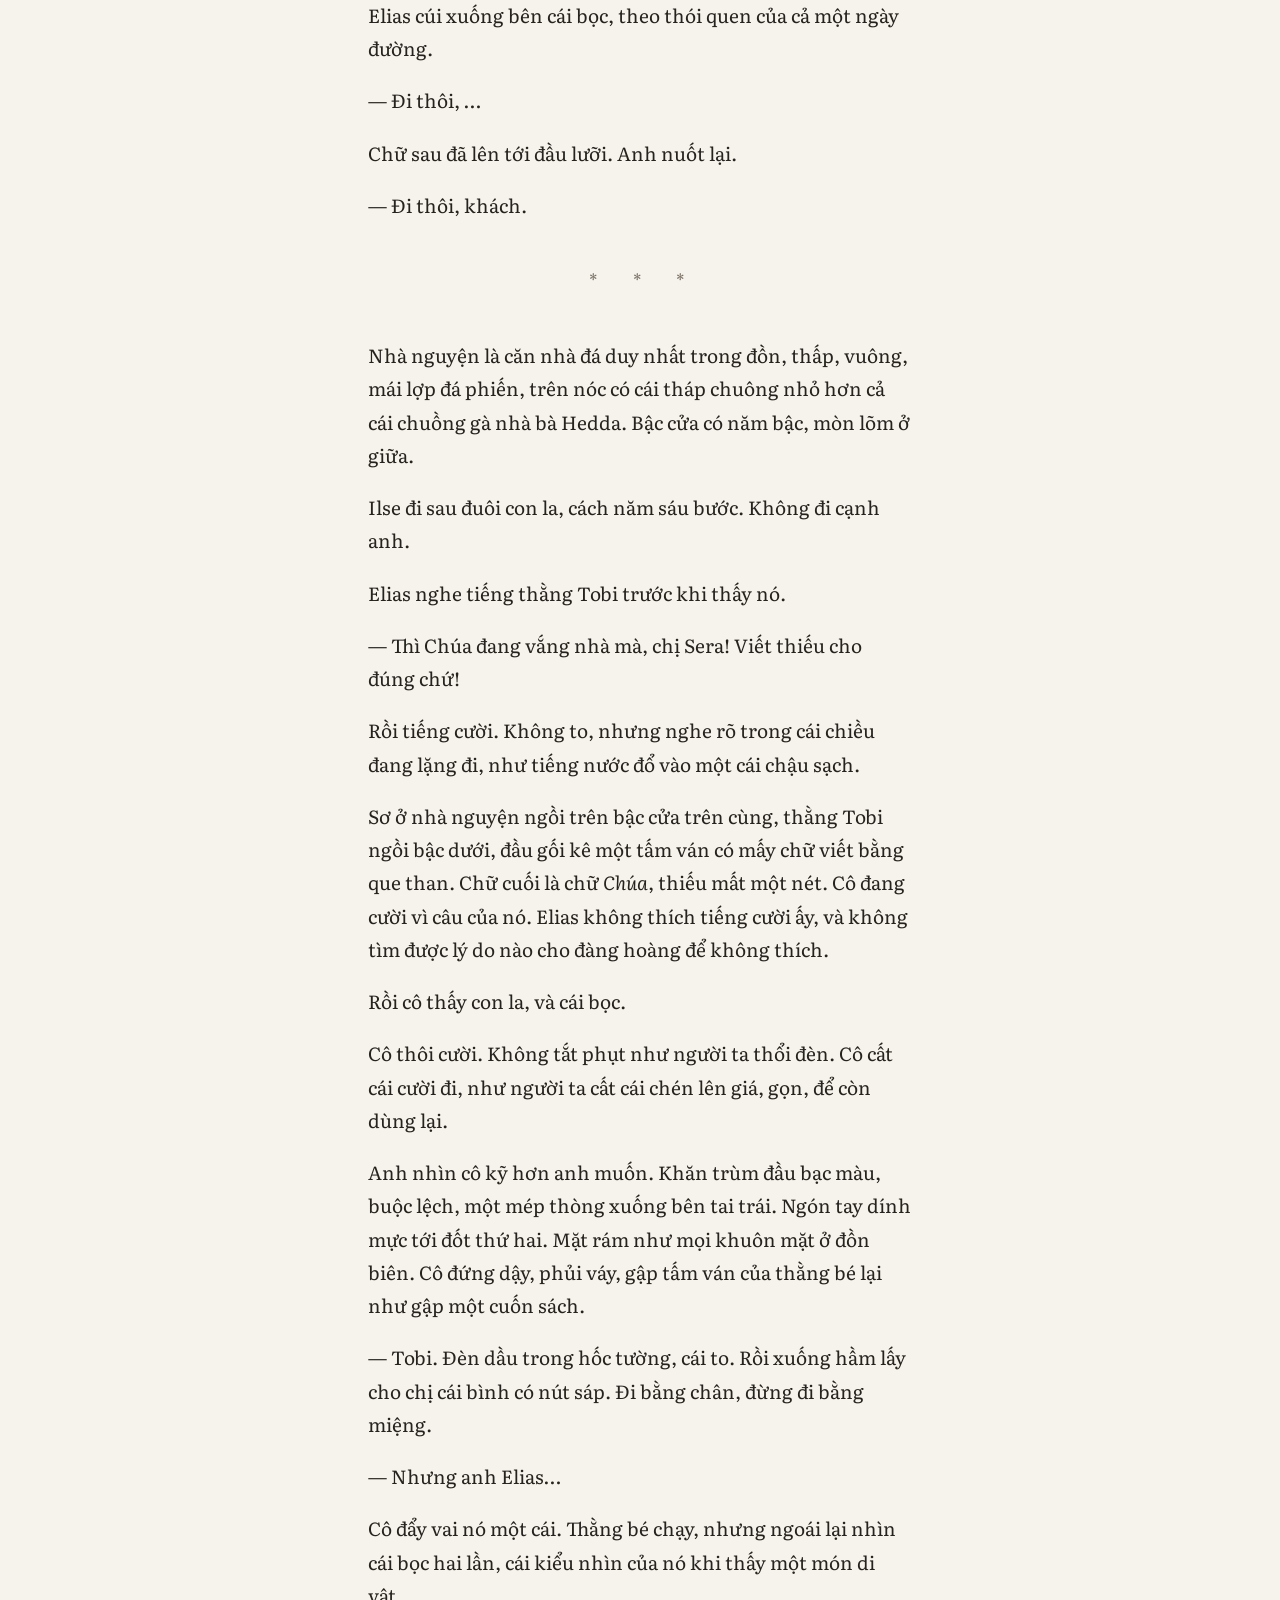
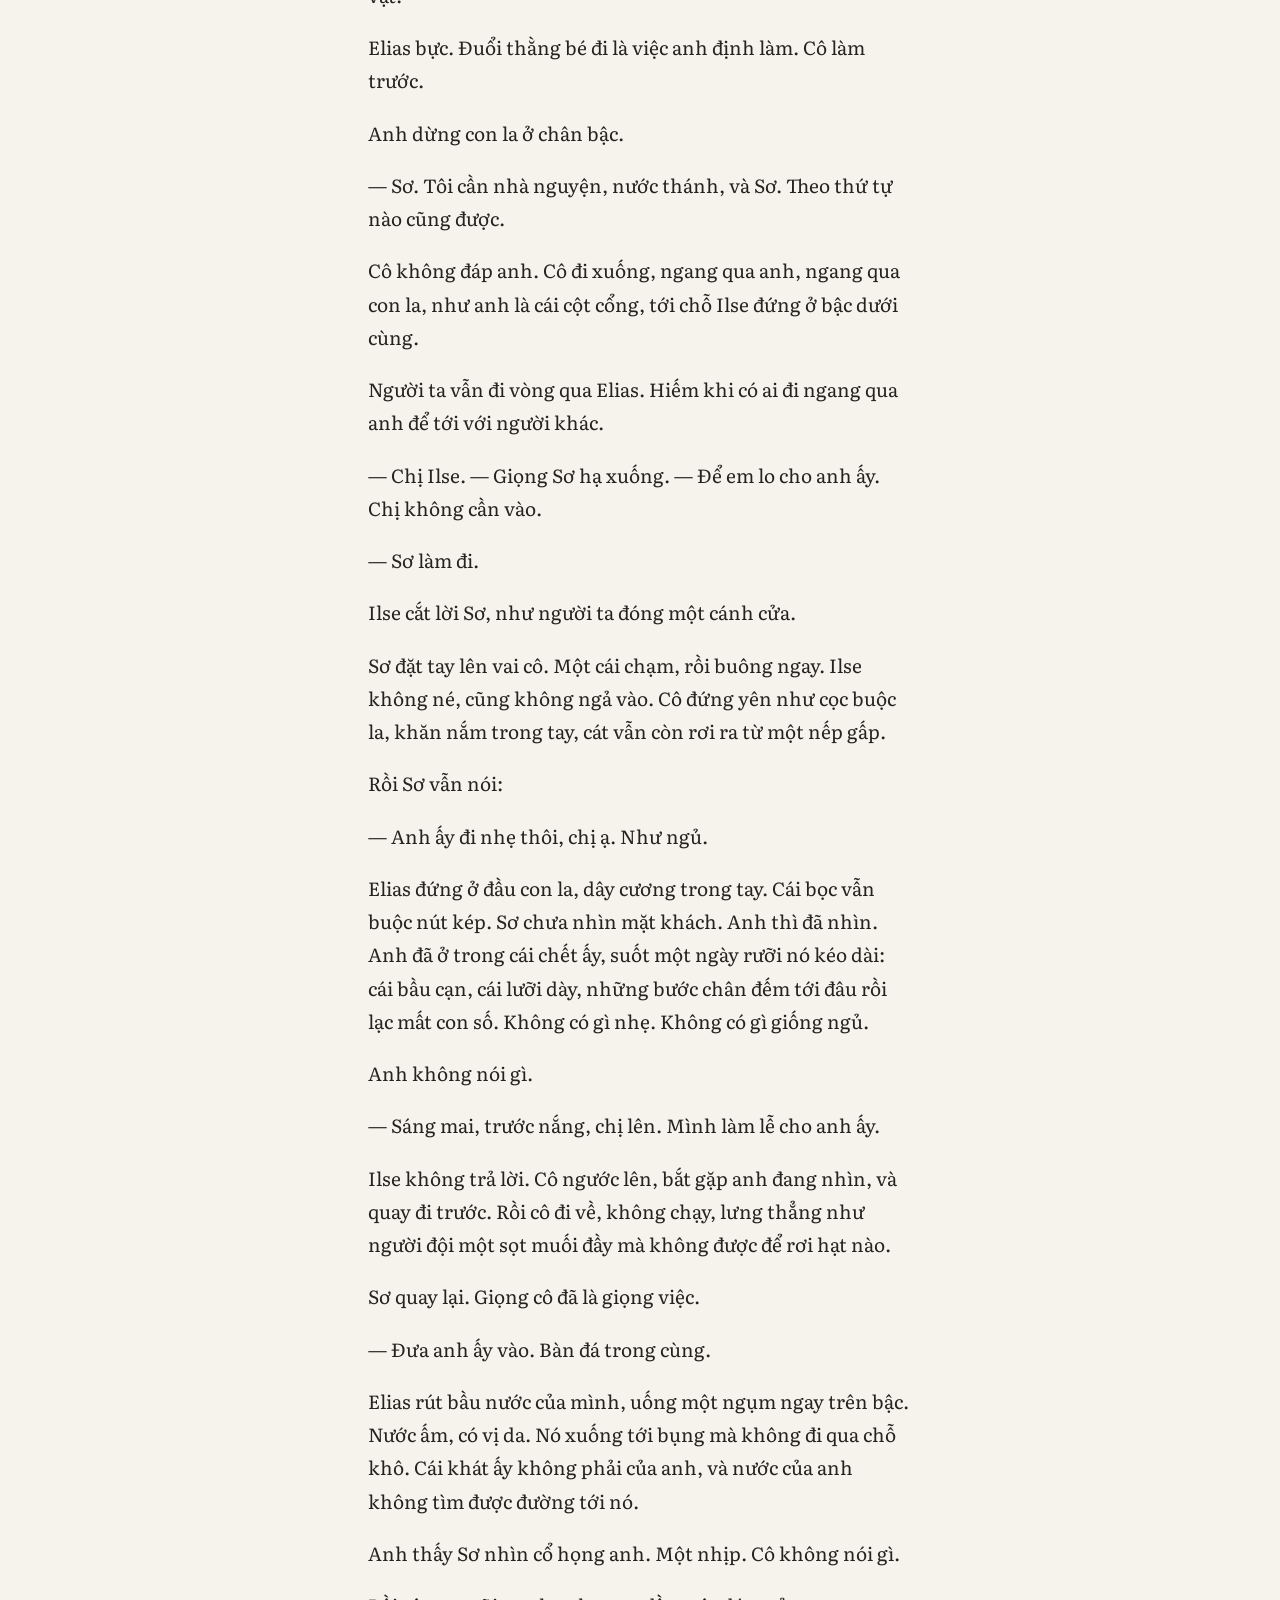
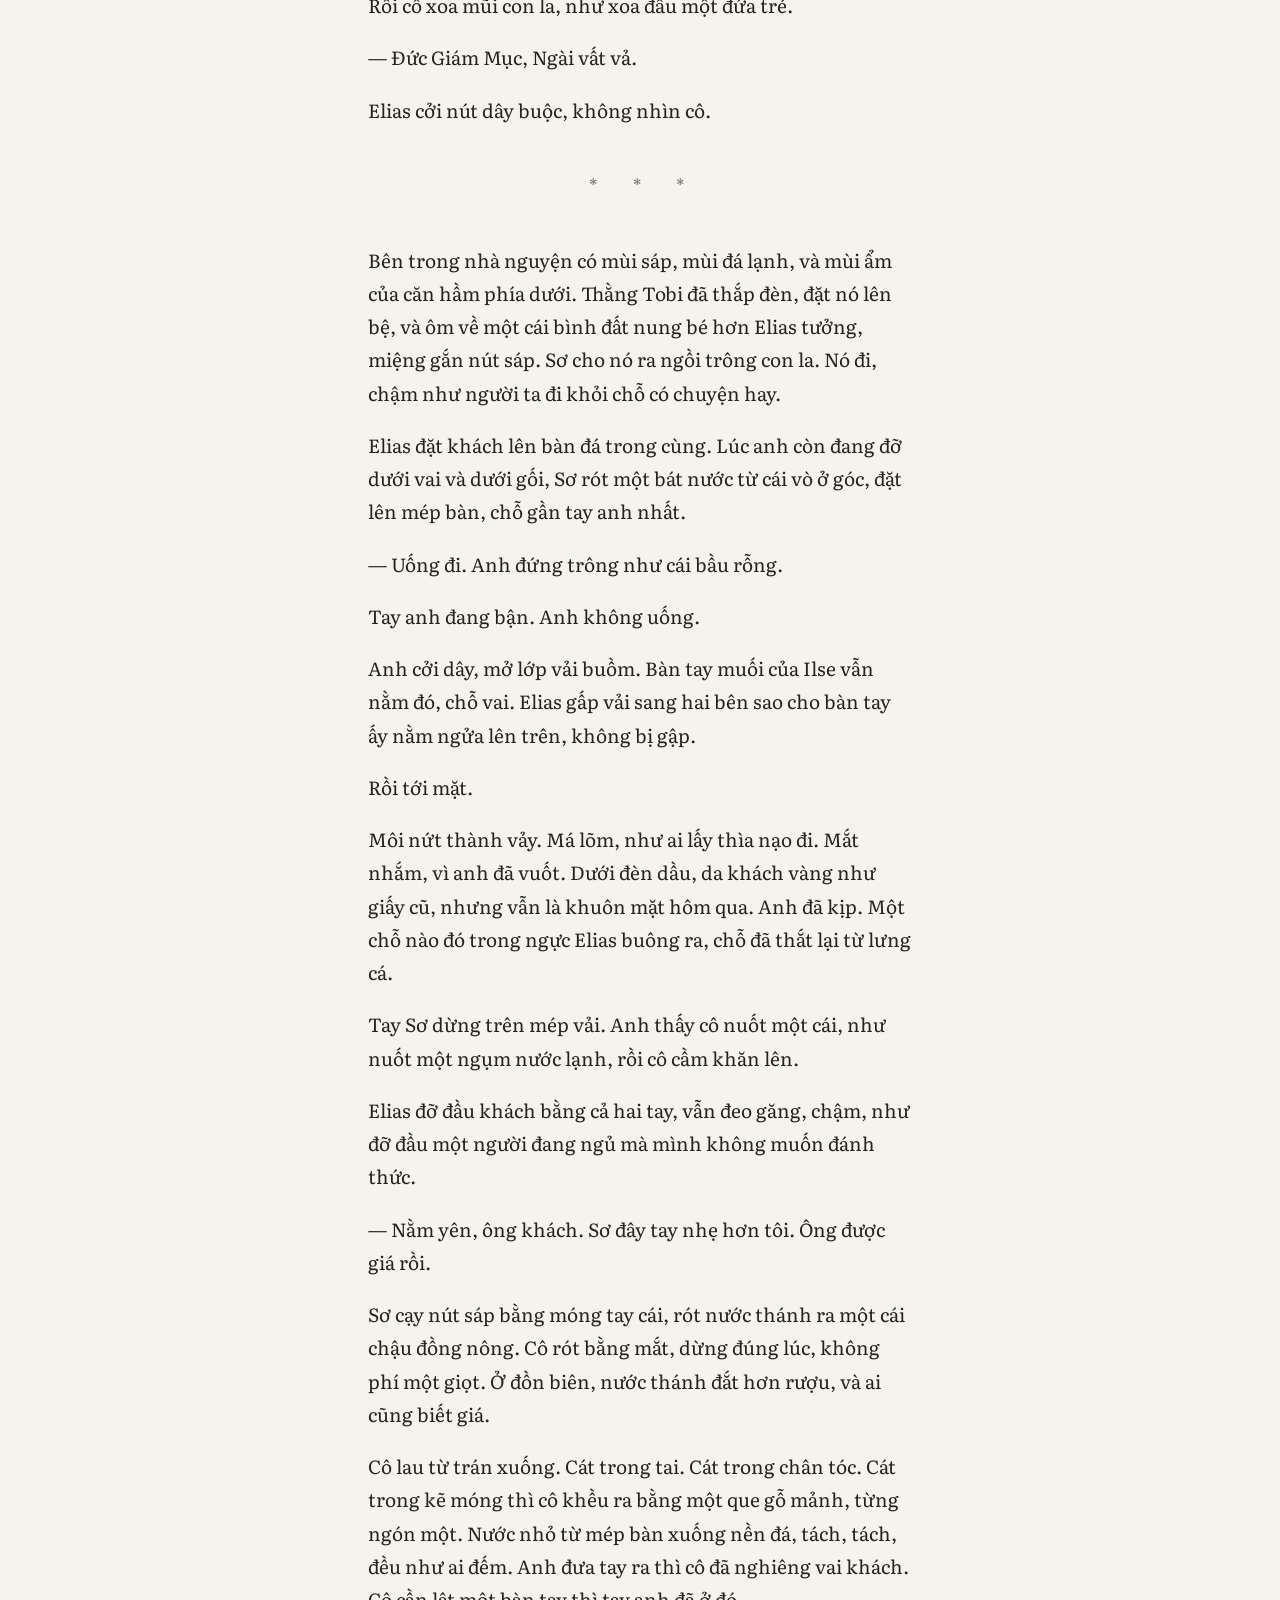
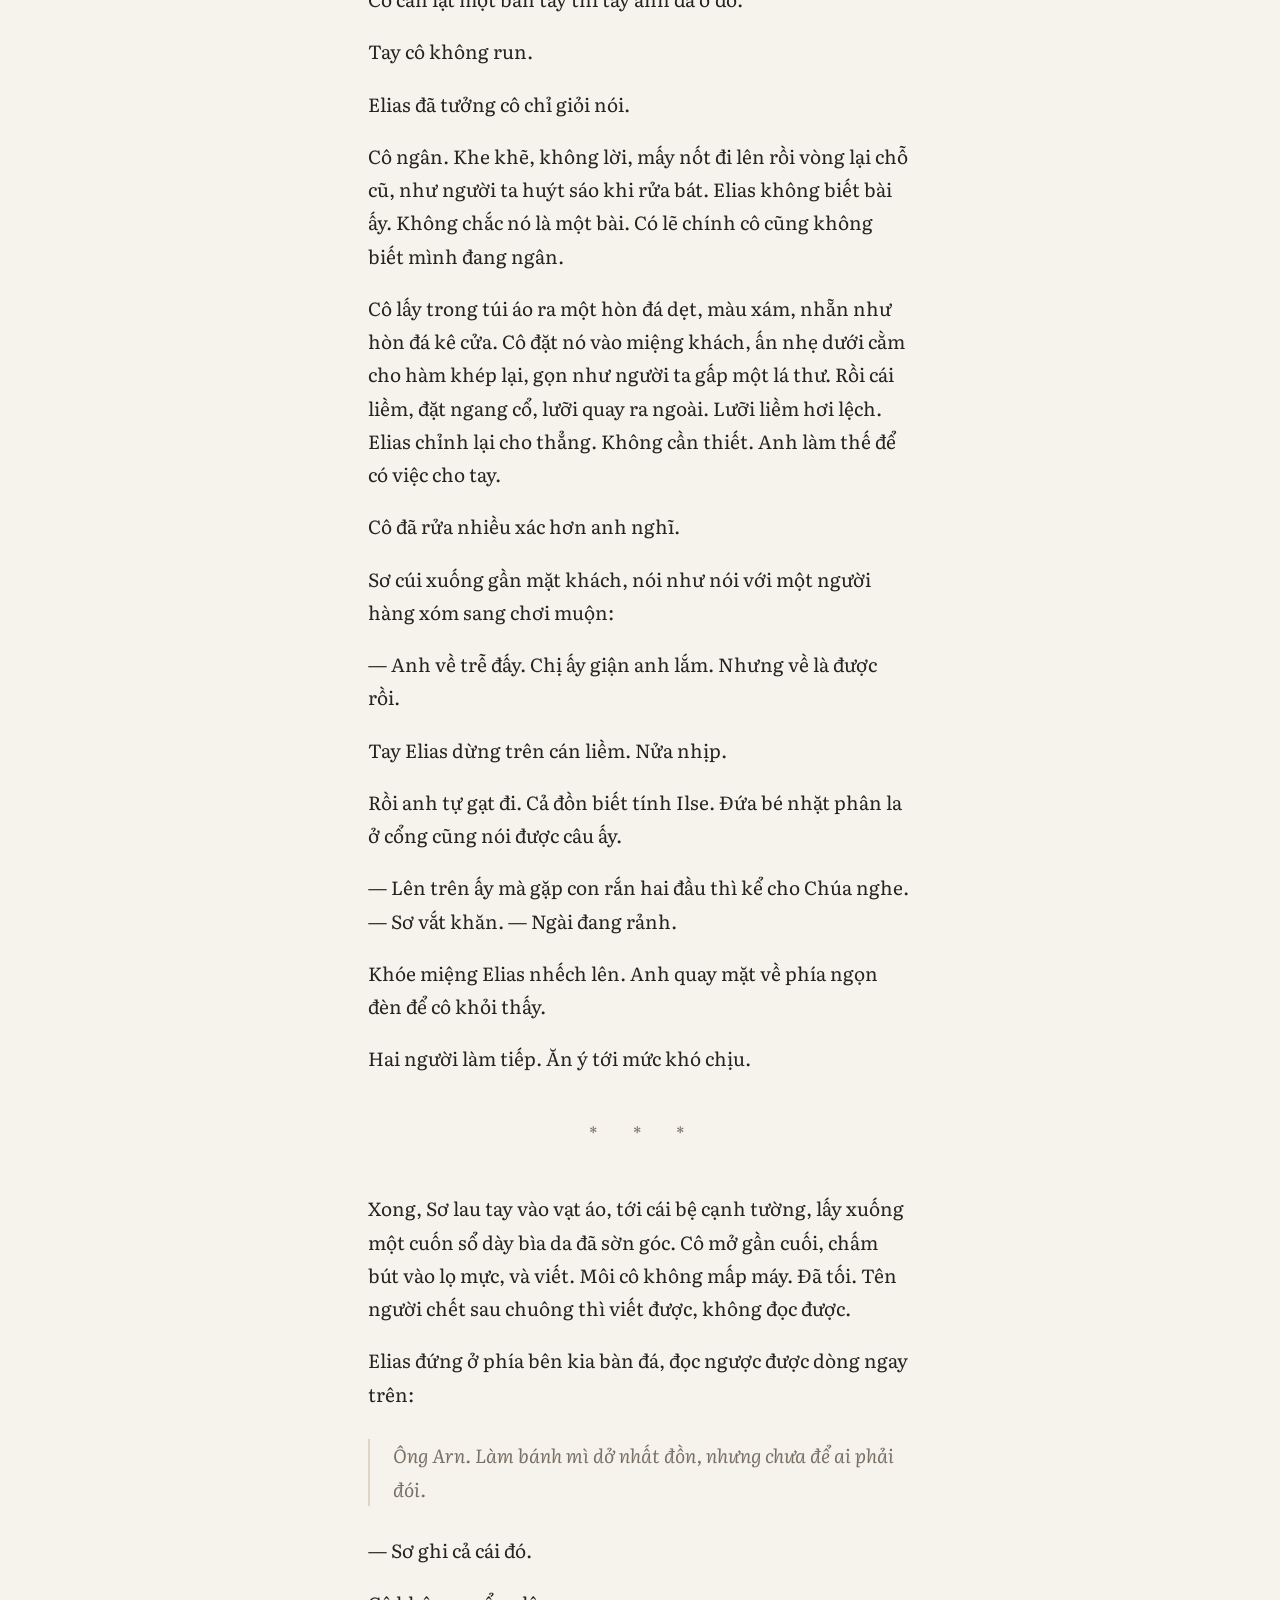
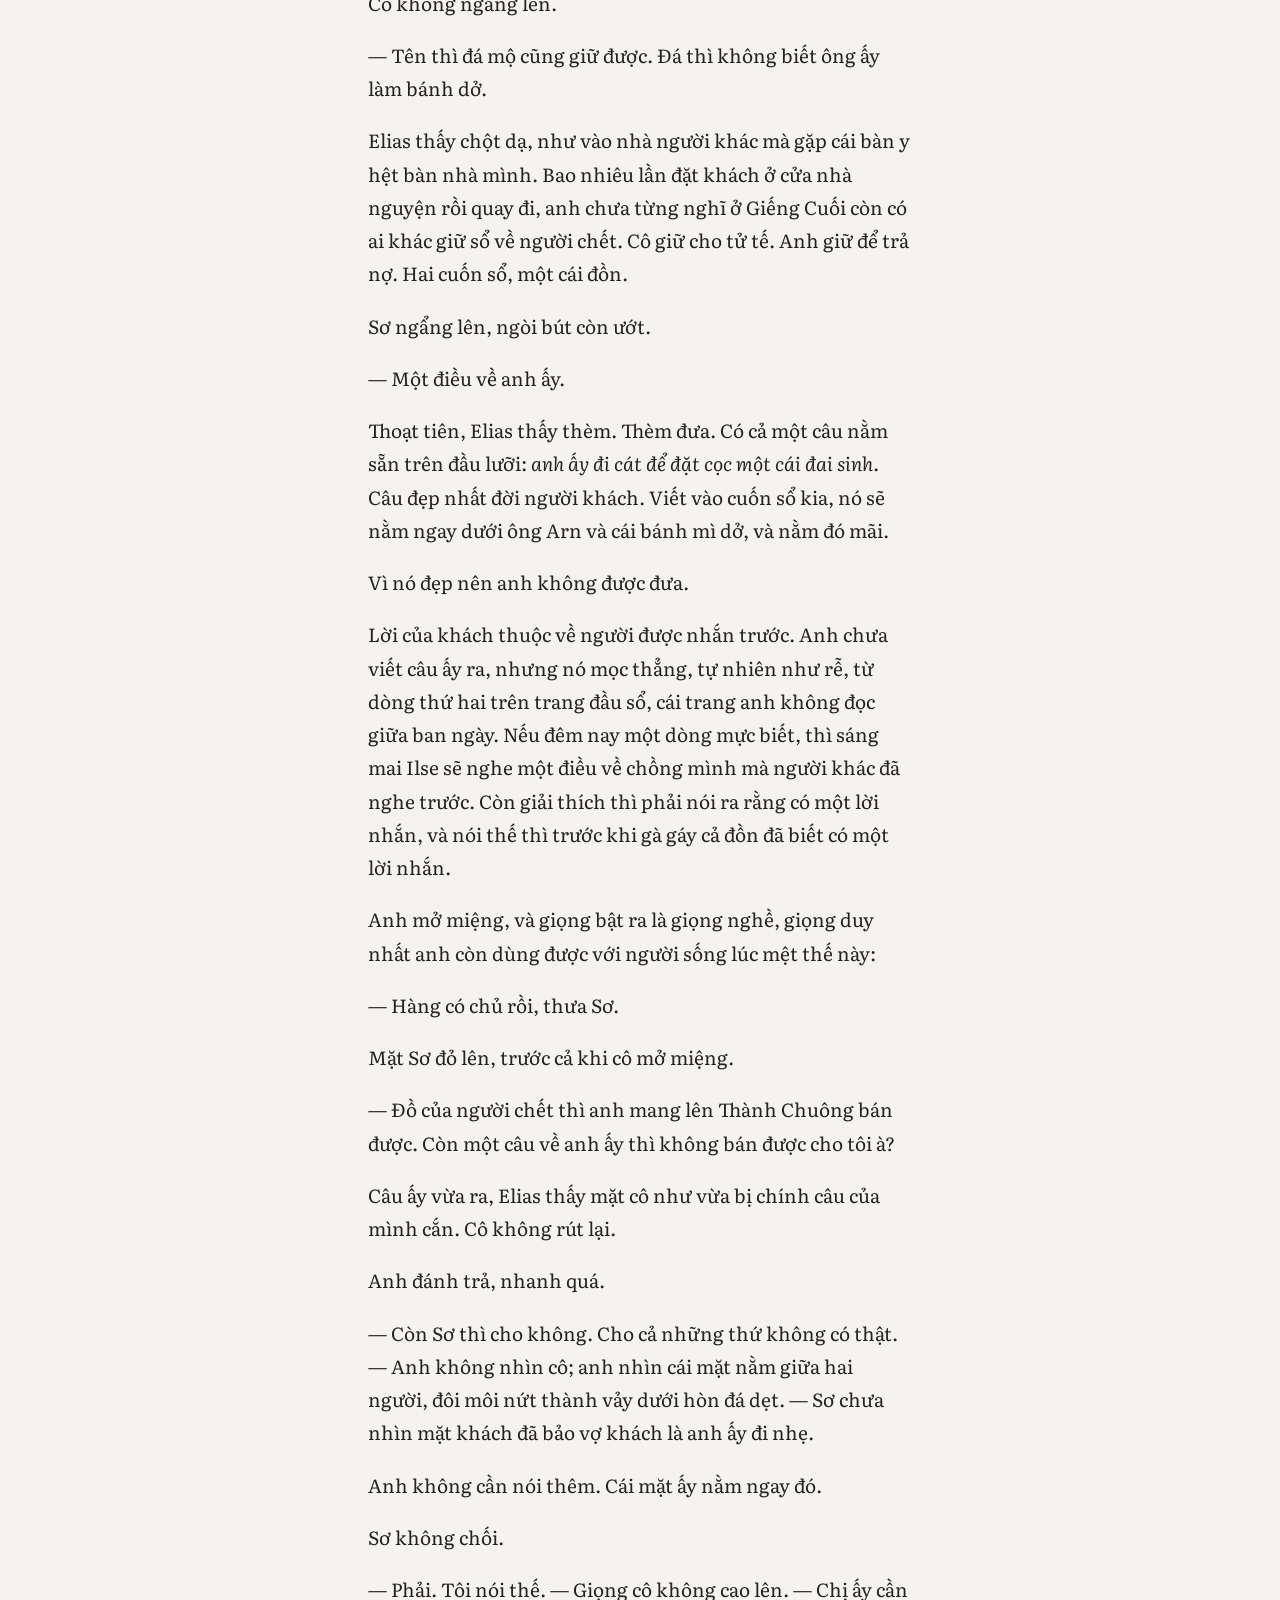
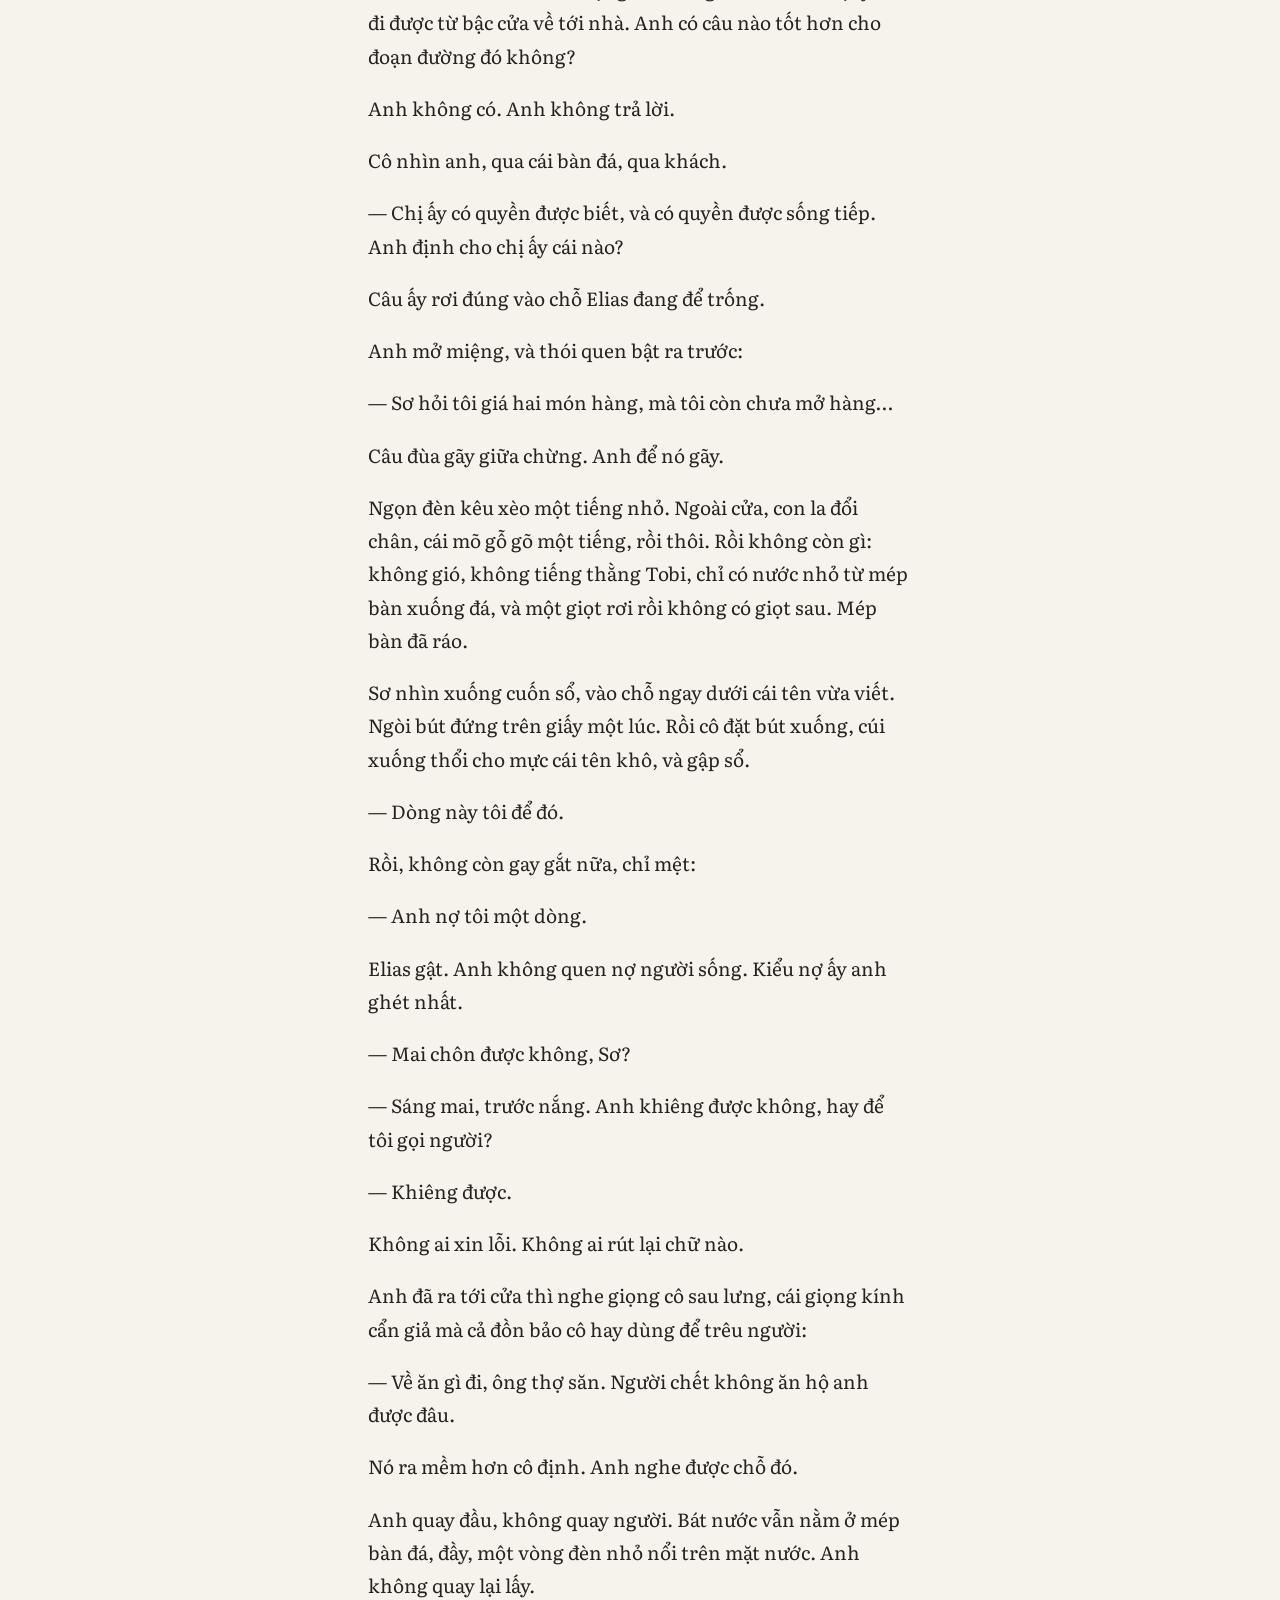
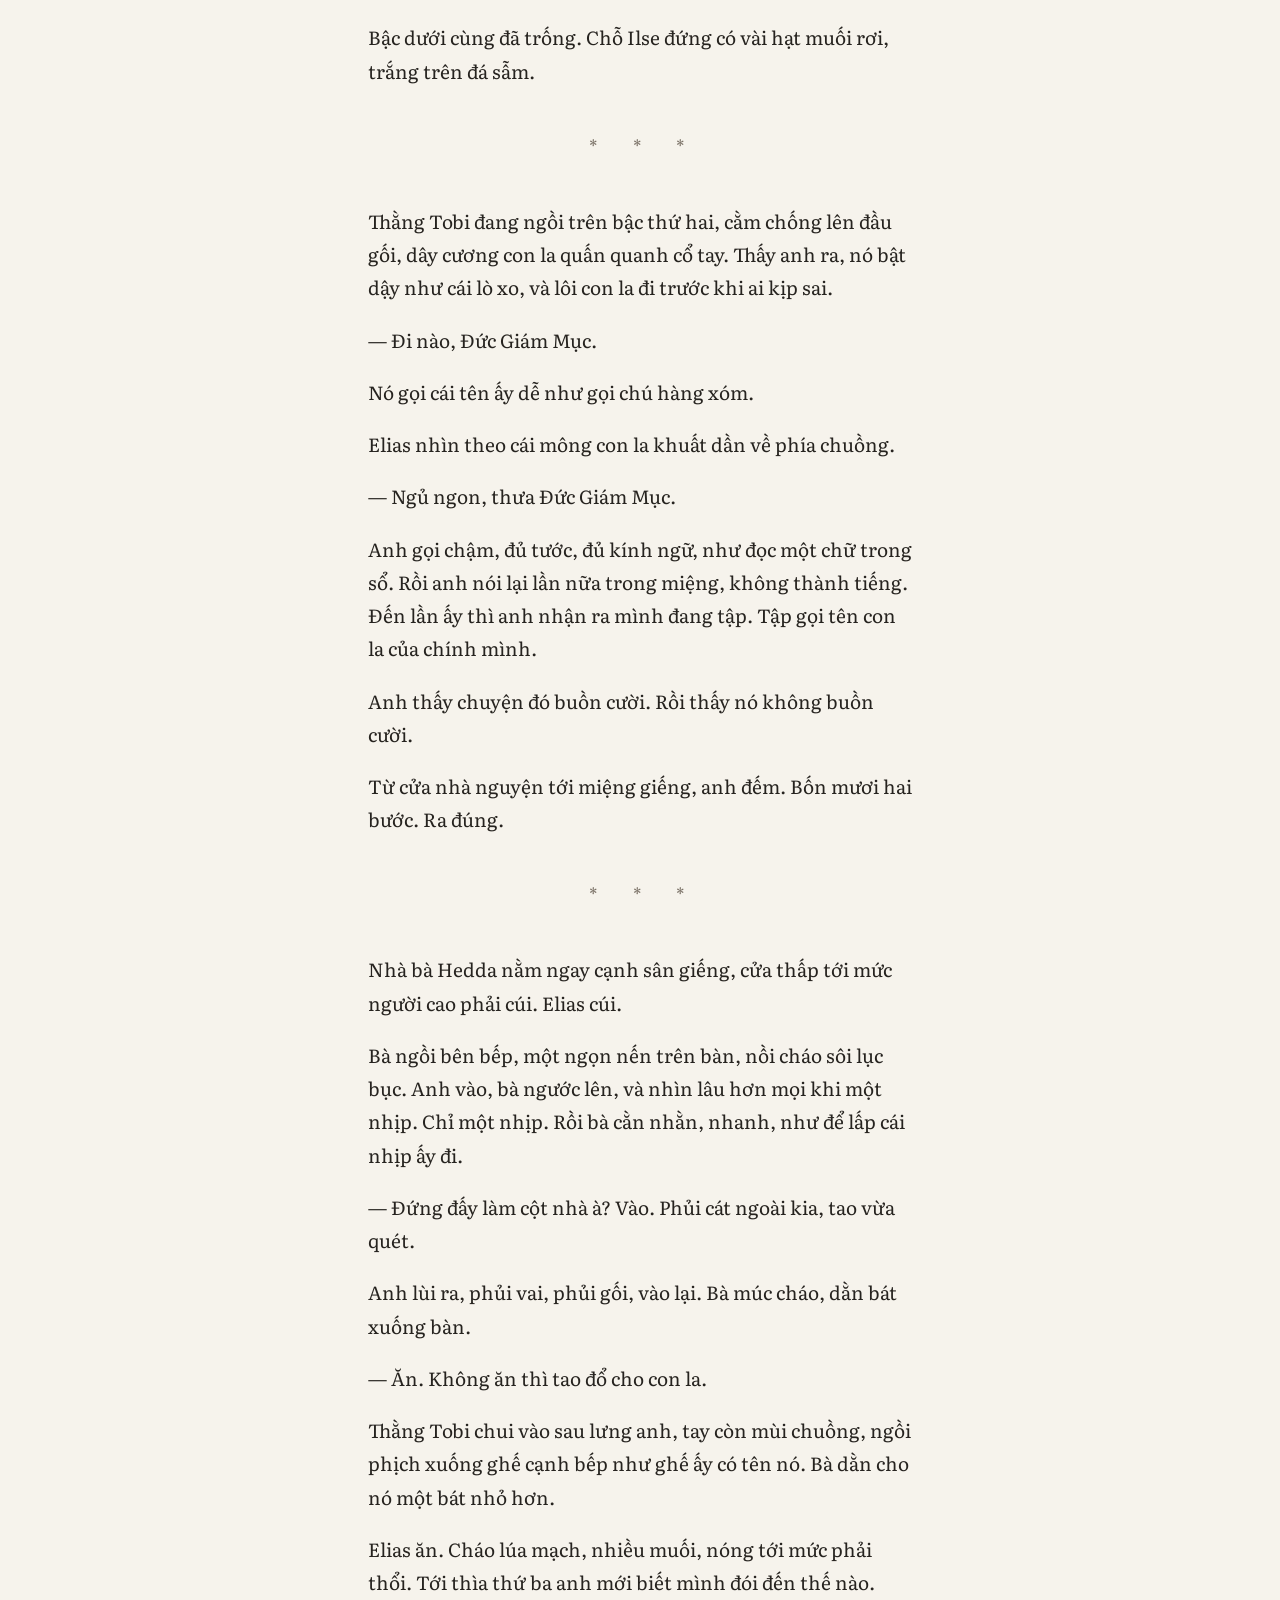
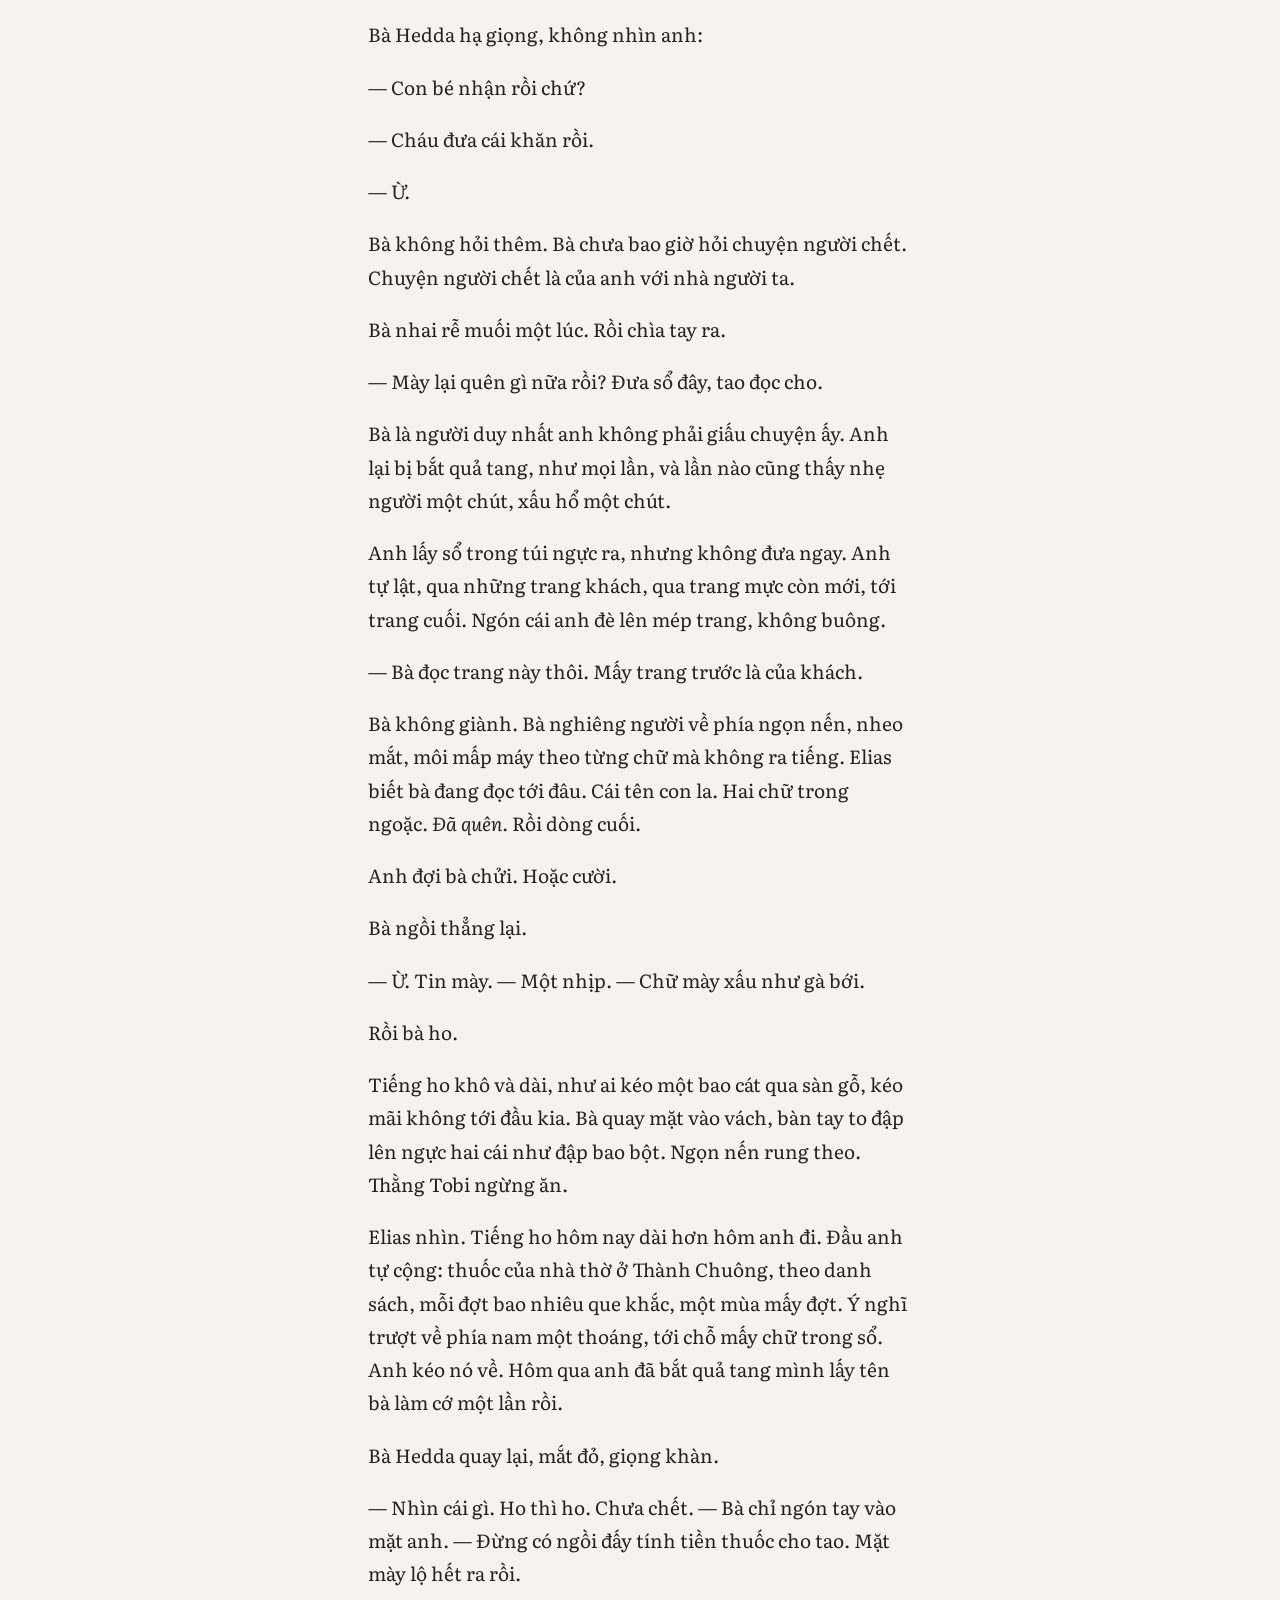
<file: the-silence/q01-c02.html>
<!doctype html>
<html lang="vi">
<head>
<meta charset="utf-8">
<meta name="viewport" content="width=device-width, initial-scale=1">
<title>Chương 2: Cổng bắc lúc chạng vạng — Khi Thiên Đường Im Lặng</title>
<link rel="stylesheet" href="assets/style.css">
<script>
try {
  var s = JSON.parse(localStorage.getItem("silence-reader") || "{}");
  if (s.theme) document.documentElement.dataset.theme = s.theme;
  if (s.size) document.documentElement.style.setProperty("--reader-size", s.size + "px");
} catch (e) {}
</script>
</head>
<body class="reading">
<header class="topbar">
  <a href="index.html" class="home">Khi Thiên Đường Im Lặng</a>
  <span class="where">Quyển 1 — Thành Phố Chôn Vùi</span>
</header>
<main class="chapter" data-code="q01-c02" data-edition="">
  <header class="chapter-head">
    <p class="eyebrow">Quyển 1 · Chương 2</p>
    <h1>Cổng bắc lúc chạng vạng</h1>
    <p class="meta">khoảng 22 phút đọc</p>
  </header>
  <article class="prose">
<p>Rutger đã tì vai vào cánh cổng.</p>
<p>Cánh gỗ nặng, bọc sắt ở mép, đẩy được nửa đường thì kêu như con la bị giẫm chân. Ông ta đẩy chưa hết thì thấy Elias, và dừng lại, vai vẫn tì đó. Elias đã phải đi vòng nửa bức tường mới tới được cổng. Mặt trời sắp lặn đỏ ối phía tây, hắt bóng người và bóng la xiên dài qua ngưỡng cổng, đổ gãy lên chân tường.</p>
<p>Elias dắt con la qua khe cổng. Cái bọc vải buồm trên lưng nó lắc theo từng bước. Dây vắt chéo đã giãn sau một ngày đường; từ trưa anh đã phải buộc lại hai lần.</p>
<p>Rutger nhìn cái bọc. Rồi nhìn anh.</p>
<p>— Giữ nước.</p>
<p>— Giữ nước.</p>
<p>Thế thôi. Ở cổng bắc, đã thấy chiều dài của cái bọc thì người ta không hỏi đó là ai.</p>
<p>Vài người đứng lại phía trong cổng. Một bà xách giỏ muối, hai gã đàn ông vừa ở chuồng ra, một đứa bé bị mẹ kéo tay lùi lại. Đủ xa để khỏi bị dây vào, đủ gần để thấy. Elias thuộc khoảng cách ấy như thuộc số bước từ giếng tới cửa nhà nguyện. Người Giếng Cuối đứng cách kẻ nói chuyện với người chết đúng chừng ấy, và hôm nào anh dắt về một cái bọc thì họ đứng xa thêm một bước.</p>
<p>Tiếng người ở cổng không to lên mà nhỏ dần đi.</p>
<p>Rồi có tiếng chân chạy từ phía chảo muối.</p>
<p>Elias thấy hai cánh tay trước khi thấy mặt. Trắng muối tới khuỷu, muối khô đóng vảy ở nếp gấp cổ tay. Có một giây, ngắn như cái chớp mắt, anh nhìn đôi tay ấy bằng mắt người nằm trong bọc: một bàn tay phủi muối lên vạt áo, thứ cuối cùng người ấy còn nhớ. Trong một giây ấy anh thấy cô giận trông đẹp.</p>
<p>Anh gạt nó đi như gạt ruồi. Không phải mắt anh. Không phải phần anh được thấy.</p>
<p>Ilse không nhìn anh. Cô nhìn cái bọc.</p>
<p>Anh đã định bước lên trước, đứng giữa cô và cái bọc, để cô khỏi phải tới gần nó trước mặt ngần ấy người. Nhưng cô nhanh chân hơn. Cô đi thẳng tới sườn con la, đặt một bàn tay lên tấm vải buồm, chỗ cô đoán là vai. Cô đoán đúng. Mùi hai ngày nắng bốc lên từ lớp vải; Elias thấy cổ họng cô thắt lại, nuốt xuống, như ai đứng gần cái bọc ấy cũng phải nuốt.</p>
<p>Anh quay lưng về phía những người đứng xem. Lưng anh không rộng, nhưng đủ che một người.</p>
<p>Lúc Ilse nhấc tay ra, trên vải còn in một bàn tay muối, năm ngón trắng trên nền vải nâu.</p>
<p>Elias tháo cái khăn trong túi yên. Nó vẫn gấp làm tư như lúc anh cất, và anh đã lật cho đường vá nằm lên trên, đường khâu to, mạnh tay, như người khâu đang cãi nhau với miếng vải. Anh chưa kịp đặt nó vào tay cô thì cô đã giật lấy. Cô nắm chặt quá, cát trong các nếp khăn rơi lả tả xuống chân hai người.</p>
<p>Anh nhìn cô. Không nhìn con la, không nhìn cái bọc. Nhìn tay cô trước, rồi tới mặt. Anh nợ cô một cái nhìn thẳng.</p>
<p>— Anh ấy về tới nhà rồi, cô Ilse.</p>
<p>Cô không nhìn lên. Cô nói với cái bọc, giọng thấp và khô:</p>
<p>— Mười ngày.</p>
<p>Anh không đáp. Con số ấy anh đã nghe một lần rồi, trong đầu người nằm trong bọc: <em>đã hứa mười ngày, giờ là mười mấy</em>.</p>
<p>Sau lưng anh, ai đó nói khẽ, như người ta đọc to một chữ để chắc mình đọc đúng:</p>
<p>— Thằng Joss đấy.</p>
<p>Không ai đáp. Người nói là bà xách giỏ muối, không phải Ilse.</p>
<p>Rồi chuông chạng vạng gõ.</p>
<p>Tiếng đầu tiên rè và đục, như gõ vào một cái nồi nứt. Ilse giật mình như bị ai đánh vào lưng. Con la hất đầu, cái mõ gỗ dưới cổ nó lóc cóc loạn lên; nó ghét chuông, xưa nay vẫn thế, và Elias phải nắm ngắn dây cương, vỗ cổ nó cho tới tiếng thứ ba. Sau lưng họ, Rutger đẩy nốt nửa cánh cổng còn lại. Thanh gỗ cài sập xuống khấc, một tiếng nặng, rồi hết.</p>
<p>Từ giờ tới sáng, không ai ở Giếng Cuối gọi tên người nằm trong bọc nữa.</p>
<p>Elias cúi xuống bên cái bọc, theo thói quen của cả một ngày đường.</p>
<p>— Đi thôi, …</p>
<p>Chữ sau đã lên tới đầu lưỡi. Anh nuốt lại.</p>
<p>— Đi thôi, khách.</p>
<hr class="scene-break" aria-label="Ngắt cảnh">
<p>Nhà nguyện là căn nhà đá duy nhất trong đồn, thấp, vuông, mái lợp đá phiến, trên nóc có cái tháp chuông nhỏ hơn cả cái chuồng gà nhà bà Hedda. Bậc cửa có năm bậc, mòn lõm ở giữa.</p>
<p>Ilse đi sau đuôi con la, cách năm sáu bước. Không đi cạnh anh.</p>
<p>Elias nghe tiếng thằng Tobi trước khi thấy nó.</p>
<p>— Thì Chúa đang vắng nhà mà, chị Sera! Viết thiếu cho đúng chứ!</p>
<p>Rồi tiếng cười. Không to, nhưng nghe rõ trong cái chiều đang lặng đi, như tiếng nước đổ vào một cái chậu sạch.</p>
<p>Sơ ở nhà nguyện ngồi trên bậc cửa trên cùng, thằng Tobi ngồi bậc dưới, đầu gối kê một tấm ván có mấy chữ viết bằng que than. Chữ cuối là chữ <em>Chúa</em>, thiếu mất một nét. Cô đang cười vì câu của nó. Elias không thích tiếng cười ấy, và không tìm được lý do nào cho đàng hoàng để không thích.</p>
<p>Rồi cô thấy con la, và cái bọc.</p>
<p>Cô thôi cười. Không tắt phụt như người ta thổi đèn. Cô cất cái cười đi, như người ta cất cái chén lên giá, gọn, để còn dùng lại.</p>
<p>Anh nhìn cô kỹ hơn anh muốn. Khăn trùm đầu bạc màu, buộc lệch, một mép thòng xuống bên tai trái. Ngón tay dính mực tới đốt thứ hai. Mặt rám như mọi khuôn mặt ở đồn biên. Cô đứng dậy, phủi váy, gập tấm ván của thằng bé lại như gập một cuốn sách.</p>
<p>— Tobi. Đèn dầu trong hốc tường, cái to. Rồi xuống hầm lấy cho chị cái bình có nút sáp. Đi bằng chân, đừng đi bằng miệng.</p>
<p>— Nhưng anh Elias…</p>
<p>Cô đẩy vai nó một cái. Thằng bé chạy, nhưng ngoái lại nhìn cái bọc hai lần, cái kiểu nhìn của nó khi thấy một món di vật.</p>
<p>Elias bực. Đuổi thằng bé đi là việc anh định làm. Cô làm trước.</p>
<p>Anh dừng con la ở chân bậc.</p>
<p>— Sơ. Tôi cần nhà nguyện, nước thánh, và Sơ. Theo thứ tự nào cũng được.</p>
<p>Cô không đáp anh. Cô đi xuống, ngang qua anh, ngang qua con la, như anh là cái cột cổng, tới chỗ Ilse đứng ở bậc dưới cùng.</p>
<p>Người ta vẫn đi vòng qua Elias. Hiếm khi có ai đi ngang qua anh để tới với người khác.</p>
<p>— Chị Ilse. — Giọng Sơ hạ xuống. — Để em lo cho anh ấy. Chị không cần vào.</p>
<p>— Sơ làm đi.</p>
<p>Ilse cắt lời Sơ, như người ta đóng một cánh cửa.</p>
<p>Sơ đặt tay lên vai cô. Một cái chạm, rồi buông ngay. Ilse không né, cũng không ngả vào. Cô đứng yên như cọc buộc la, khăn nắm trong tay, cát vẫn còn rơi ra từ một nếp gấp.</p>
<p>Rồi Sơ vẫn nói:</p>
<p>— Anh ấy đi nhẹ thôi, chị ạ. Như ngủ.</p>
<p>Elias đứng ở đầu con la, dây cương trong tay. Cái bọc vẫn buộc nút kép. Sơ chưa nhìn mặt khách. Anh thì đã nhìn. Anh đã ở trong cái chết ấy, suốt một ngày rưỡi nó kéo dài: cái bầu cạn, cái lưỡi dày, những bước chân đếm tới đâu rồi lạc mất con số. Không có gì nhẹ. Không có gì giống ngủ.</p>
<p>Anh không nói gì.</p>
<p>— Sáng mai, trước nắng, chị lên. Mình làm lễ cho anh ấy.</p>
<p>Ilse không trả lời. Cô ngước lên, bắt gặp anh đang nhìn, và quay đi trước. Rồi cô đi về, không chạy, lưng thẳng như người đội một sọt muối đầy mà không được để rơi hạt nào.</p>
<p>Sơ quay lại. Giọng cô đã là giọng việc.</p>
<p>— Đưa anh ấy vào. Bàn đá trong cùng.</p>
<p>Elias rút bầu nước của mình, uống một ngụm ngay trên bậc. Nước ấm, có vị da. Nó xuống tới bụng mà không đi qua chỗ khô. Cái khát ấy không phải của anh, và nước của anh không tìm được đường tới nó.</p>
<p>Anh thấy Sơ nhìn cổ họng anh. Một nhịp. Cô không nói gì.</p>
<p>Rồi cô xoa mũi con la, như xoa đầu một đứa trẻ.</p>
<p>— Đức Giám Mục, Ngài vất vả.</p>
<p>Elias cởi nút dây buộc, không nhìn cô.</p>
<hr class="scene-break" aria-label="Ngắt cảnh">
<p>Bên trong nhà nguyện có mùi sáp, mùi đá lạnh, và mùi ẩm của căn hầm phía dưới. Thằng Tobi đã thắp đèn, đặt nó lên bệ, và ôm về một cái bình đất nung bé hơn Elias tưởng, miệng gắn nút sáp. Sơ cho nó ra ngồi trông con la. Nó đi, chậm như người ta đi khỏi chỗ có chuyện hay.</p>
<p>Elias đặt khách lên bàn đá trong cùng. Lúc anh còn đang đỡ dưới vai và dưới gối, Sơ rót một bát nước từ cái vò ở góc, đặt lên mép bàn, chỗ gần tay anh nhất.</p>
<p>— Uống đi. Anh đứng trông như cái bầu rỗng.</p>
<p>Tay anh đang bận. Anh không uống.</p>
<p>Anh cởi dây, mở lớp vải buồm. Bàn tay muối của Ilse vẫn nằm đó, chỗ vai. Elias gấp vải sang hai bên sao cho bàn tay ấy nằm ngửa lên trên, không bị gập.</p>
<p>Rồi tới mặt.</p>
<p>Môi nứt thành vảy. Má lõm, như ai lấy thìa nạo đi. Mắt nhắm, vì anh đã vuốt. Dưới đèn dầu, da khách vàng như giấy cũ, nhưng vẫn là khuôn mặt hôm qua. Anh đã kịp. Một chỗ nào đó trong ngực Elias buông ra, chỗ đã thắt lại từ lưng cá.</p>
<p>Tay Sơ dừng trên mép vải. Anh thấy cô nuốt một cái, như nuốt một ngụm nước lạnh, rồi cô cầm khăn lên.</p>
<p>Elias đỡ đầu khách bằng cả hai tay, vẫn đeo găng, chậm, như đỡ đầu một người đang ngủ mà mình không muốn đánh thức.</p>
<p>— Nằm yên, ông khách. Sơ đây tay nhẹ hơn tôi. Ông được giá rồi.</p>
<p>Sơ cạy nút sáp bằng móng tay cái, rót nước thánh ra một cái chậu đồng nông. Cô rót bằng mắt, dừng đúng lúc, không phí một giọt. Ở đồn biên, nước thánh đắt hơn rượu, và ai cũng biết giá.</p>
<p>Cô lau từ trán xuống. Cát trong tai. Cát trong chân tóc. Cát trong kẽ móng thì cô khều ra bằng một que gỗ mảnh, từng ngón một. Nước nhỏ từ mép bàn xuống nền đá, tách, tách, đều như ai đếm. Anh đưa tay ra thì cô đã nghiêng vai khách. Cô cần lật một bàn tay thì tay anh đã ở đó.</p>
<p>Tay cô không run.</p>
<p>Elias đã tưởng cô chỉ giỏi nói.</p>
<p>Cô ngân. Khe khẽ, không lời, mấy nốt đi lên rồi vòng lại chỗ cũ, như người ta huýt sáo khi rửa bát. Elias không biết bài ấy. Không chắc nó là một bài. Có lẽ chính cô cũng không biết mình đang ngân.</p>
<p>Cô lấy trong túi áo ra một hòn đá dẹt, màu xám, nhẵn như hòn đá kê cửa. Cô đặt nó vào miệng khách, ấn nhẹ dưới cằm cho hàm khép lại, gọn như người ta gấp một lá thư. Rồi cái liềm, đặt ngang cổ, lưỡi quay ra ngoài. Lưỡi liềm hơi lệch. Elias chỉnh lại cho thẳng. Không cần thiết. Anh làm thế để có việc cho tay.</p>
<p>Cô đã rửa nhiều xác hơn anh nghĩ.</p>
<p>Sơ cúi xuống gần mặt khách, nói như nói với một người hàng xóm sang chơi muộn:</p>
<p>— Anh về trễ đấy. Chị ấy giận anh lắm. Nhưng về là được rồi.</p>
<p>Tay Elias dừng trên cán liềm. Nửa nhịp.</p>
<p>Rồi anh tự gạt đi. Cả đồn biết tính Ilse. Đứa bé nhặt phân la ở cổng cũng nói được câu ấy.</p>
<p>— Lên trên ấy mà gặp con rắn hai đầu thì kể cho Chúa nghe. — Sơ vắt khăn. — Ngài đang rảnh.</p>
<p>Khóe miệng Elias nhếch lên. Anh quay mặt về phía ngọn đèn để cô khỏi thấy.</p>
<p>Hai người làm tiếp. Ăn ý tới mức khó chịu.</p>
<hr class="scene-break" aria-label="Ngắt cảnh">
<p>Xong, Sơ lau tay vào vạt áo, tới cái bệ cạnh tường, lấy xuống một cuốn sổ dày bìa da đã sờn góc. Cô mở gần cuối, chấm bút vào lọ mực, và viết. Môi cô không mấp máy. Đã tối. Tên người chết sau chuông thì viết được, không đọc được.</p>
<p>Elias đứng ở phía bên kia bàn đá, đọc ngược được dòng ngay trên:</p>
<blockquote><p>Ông Arn. Làm bánh mì dở nhất đồn, nhưng chưa để ai phải đói.</p></blockquote>
<p>— Sơ ghi cả cái đó.</p>
<p>Cô không ngẩng lên.</p>
<p>— Tên thì đá mộ cũng giữ được. Đá thì không biết ông ấy làm bánh dở.</p>
<p>Elias thấy chột dạ, như vào nhà người khác mà gặp cái bàn y hệt bàn nhà mình. Bao nhiêu lần đặt khách ở cửa nhà nguyện rồi quay đi, anh chưa từng nghĩ ở Giếng Cuối còn có ai khác giữ sổ về người chết. Cô giữ cho tử tế. Anh giữ để trả nợ. Hai cuốn sổ, một cái đồn.</p>
<p>Sơ ngẩng lên, ngòi bút còn ướt.</p>
<p>— Một điều về anh ấy.</p>
<p>Thoạt tiên, Elias thấy thèm. Thèm đưa. Có cả một câu nằm sẵn trên đầu lưỡi: <em>anh ấy đi cát để đặt cọc một cái đai sinh</em>. Câu đẹp nhất đời người khách. Viết vào cuốn sổ kia, nó sẽ nằm ngay dưới ông Arn và cái bánh mì dở, và nằm đó mãi.</p>
<p>Vì nó đẹp nên anh không được đưa.</p>
<p>Lời của khách thuộc về người được nhắn trước. Anh chưa viết câu ấy ra, nhưng nó mọc thẳng, tự nhiên như rễ, từ dòng thứ hai trên trang đầu sổ, cái trang anh không đọc giữa ban ngày. Nếu đêm nay một dòng mực biết, thì sáng mai Ilse sẽ nghe một điều về chồng mình mà người khác đã nghe trước. Còn giải thích thì phải nói ra rằng có một lời nhắn, và nói thế thì trước khi gà gáy cả đồn đã biết có một lời nhắn.</p>
<p>Anh mở miệng, và giọng bật ra là giọng nghề, giọng duy nhất anh còn dùng được với người sống lúc mệt thế này:</p>
<p>— Hàng có chủ rồi, thưa Sơ.</p>
<p>Mặt Sơ đỏ lên, trước cả khi cô mở miệng.</p>
<p>— Đồ của người chết thì anh mang lên Thành Chuông bán được. Còn một câu về anh ấy thì không bán được cho tôi à?</p>
<p>Câu ấy vừa ra, Elias thấy mặt cô như vừa bị chính câu của mình cắn. Cô không rút lại.</p>
<p>Anh đánh trả, nhanh quá.</p>
<p>— Còn Sơ thì cho không. Cho cả những thứ không có thật. — Anh không nhìn cô; anh nhìn cái mặt nằm giữa hai người, đôi môi nứt thành vảy dưới hòn đá dẹt. — Sơ chưa nhìn mặt khách đã bảo vợ khách là anh ấy đi nhẹ.</p>
<p>Anh không cần nói thêm. Cái mặt ấy nằm ngay đó.</p>
<p>Sơ không chối.</p>
<p>— Phải. Tôi nói thế. — Giọng cô không cao lên. — Chị ấy cần đi được từ bậc cửa về tới nhà. Anh có câu nào tốt hơn cho đoạn đường đó không?</p>
<p>Anh không có. Anh không trả lời.</p>
<p>Cô nhìn anh, qua cái bàn đá, qua khách.</p>
<p>— Chị ấy có quyền được biết, và có quyền được sống tiếp. Anh định cho chị ấy cái nào?</p>
<p>Câu ấy rơi đúng vào chỗ Elias đang để trống.</p>
<p>Anh mở miệng, và thói quen bật ra trước:</p>
<p>— Sơ hỏi tôi giá hai món hàng, mà tôi còn chưa mở hàng…</p>
<p>Câu đùa gãy giữa chừng. Anh để nó gãy.</p>
<p>Ngọn đèn kêu xèo một tiếng nhỏ. Ngoài cửa, con la đổi chân, cái mõ gỗ gõ một tiếng, rồi thôi. Rồi không còn gì: không gió, không tiếng thằng Tobi, chỉ có nước nhỏ từ mép bàn xuống đá, và một giọt rơi rồi không có giọt sau. Mép bàn đã ráo.</p>
<p>Sơ nhìn xuống cuốn sổ, vào chỗ ngay dưới cái tên vừa viết. Ngòi bút đứng trên giấy một lúc. Rồi cô đặt bút xuống, cúi xuống thổi cho mực cái tên khô, và gập sổ.</p>
<p>— Dòng này tôi để đó.</p>
<p>Rồi, không còn gay gắt nữa, chỉ mệt:</p>
<p>— Anh nợ tôi một dòng.</p>
<p>Elias gật. Anh không quen nợ người sống. Kiểu nợ ấy anh ghét nhất.</p>
<p>— Mai chôn được không, Sơ?</p>
<p>— Sáng mai, trước nắng. Anh khiêng được không, hay để tôi gọi người?</p>
<p>— Khiêng được.</p>
<p>Không ai xin lỗi. Không ai rút lại chữ nào.</p>
<p>Anh đã ra tới cửa thì nghe giọng cô sau lưng, cái giọng kính cẩn giả mà cả đồn bảo cô hay dùng để trêu người:</p>
<p>— Về ăn gì đi, ông thợ săn. Người chết không ăn hộ anh được đâu.</p>
<p>Nó ra mềm hơn cô định. Anh nghe được chỗ đó.</p>
<p>Anh quay đầu, không quay người. Bát nước vẫn nằm ở mép bàn đá, đầy, một vòng đèn nhỏ nổi trên mặt nước. Anh không quay lại lấy.</p>
<p>Bậc dưới cùng đã trống. Chỗ Ilse đứng có vài hạt muối rơi, trắng trên đá sẫm.</p>
<hr class="scene-break" aria-label="Ngắt cảnh">
<p>Thằng Tobi đang ngồi trên bậc thứ hai, cằm chống lên đầu gối, dây cương con la quấn quanh cổ tay. Thấy anh ra, nó bật dậy như cái lò xo, và lôi con la đi trước khi ai kịp sai.</p>
<p>— Đi nào, Đức Giám Mục.</p>
<p>Nó gọi cái tên ấy dễ như gọi chú hàng xóm.</p>
<p>Elias nhìn theo cái mông con la khuất dần về phía chuồng.</p>
<p>— Ngủ ngon, thưa Đức Giám Mục.</p>
<p>Anh gọi chậm, đủ tước, đủ kính ngữ, như đọc một chữ trong sổ. Rồi anh nói lại lần nữa trong miệng, không thành tiếng. Đến lần ấy thì anh nhận ra mình đang tập. Tập gọi tên con la của chính mình.</p>
<p>Anh thấy chuyện đó buồn cười. Rồi thấy nó không buồn cười.</p>
<p>Từ cửa nhà nguyện tới miệng giếng, anh đếm. Bốn mươi hai bước. Ra đúng.</p>
<hr class="scene-break" aria-label="Ngắt cảnh">
<p>Nhà bà Hedda nằm ngay cạnh sân giếng, cửa thấp tới mức người cao phải cúi. Elias cúi.</p>
<p>Bà ngồi bên bếp, một ngọn nến trên bàn, nồi cháo sôi lục bục. Anh vào, bà ngước lên, và nhìn lâu hơn mọi khi một nhịp. Chỉ một nhịp. Rồi bà cằn nhằn, nhanh, như để lấp cái nhịp ấy đi.</p>
<p>— Đứng đấy làm cột nhà à? Vào. Phủi cát ngoài kia, tao vừa quét.</p>
<p>Anh lùi ra, phủi vai, phủi gối, vào lại. Bà múc cháo, dằn bát xuống bàn.</p>
<p>— Ăn. Không ăn thì tao đổ cho con la.</p>
<p>Thằng Tobi chui vào sau lưng anh, tay còn mùi chuồng, ngồi phịch xuống ghế cạnh bếp như ghế ấy có tên nó. Bà dằn cho nó một bát nhỏ hơn.</p>
<p>Elias ăn. Cháo lúa mạch, nhiều muối, nóng tới mức phải thổi. Tới thìa thứ ba anh mới biết mình đói đến thế nào.</p>
<p>Bà Hedda hạ giọng, không nhìn anh:</p>
<p>— Con bé nhận rồi chứ?</p>
<p>— Cháu đưa cái khăn rồi.</p>
<p>— Ừ.</p>
<p>Bà không hỏi thêm. Bà chưa bao giờ hỏi chuyện người chết. Chuyện người chết là của anh với nhà người ta.</p>
<p>Bà nhai rễ muối một lúc. Rồi chìa tay ra.</p>
<p>— Mày lại quên gì nữa rồi? Đưa sổ đây, tao đọc cho.</p>
<p>Bà là người duy nhất anh không phải giấu chuyện ấy. Anh lại bị bắt quả tang, như mọi lần, và lần nào cũng thấy nhẹ người một chút, xấu hổ một chút.</p>
<p>Anh lấy sổ trong túi ngực ra, nhưng không đưa ngay. Anh tự lật, qua những trang khách, qua trang mực còn mới, tới trang cuối. Ngón cái anh đè lên mép trang, không buông.</p>
<p>— Bà đọc trang này thôi. Mấy trang trước là của khách.</p>
<p>Bà không giành. Bà nghiêng người về phía ngọn nến, nheo mắt, môi mấp máy theo từng chữ mà không ra tiếng. Elias biết bà đang đọc tới đâu. Cái tên con la. Hai chữ trong ngoặc. <em>Đã quên.</em> Rồi dòng cuối.</p>
<p>Anh đợi bà chửi. Hoặc cười.</p>
<p>Bà ngồi thẳng lại.</p>
<p>— Ừ. Tin mày. — Một nhịp. — Chữ mày xấu như gà bới.</p>
<p>Rồi bà ho.</p>
<p>Tiếng ho khô và dài, như ai kéo một bao cát qua sàn gỗ, kéo mãi không tới đầu kia. Bà quay mặt vào vách, bàn tay to đập lên ngực hai cái như đập bao bột. Ngọn nến rung theo. Thằng Tobi ngừng ăn.</p>
<p>Elias nhìn. Tiếng ho hôm nay dài hơn hôm anh đi. Đầu anh tự cộng: thuốc của nhà thờ ở Thành Chuông, theo danh sách, mỗi đợt bao nhiêu que khắc, một mùa mấy đợt. Ý nghĩ trượt về phía nam một thoáng, tới chỗ mấy chữ trong sổ. Anh kéo nó về. Hôm qua anh đã bắt quả tang mình lấy tên bà làm cớ một lần rồi.</p>
<p>Bà Hedda quay lại, mắt đỏ, giọng khàn.</p>
<p>— Nhìn cái gì. Ho thì ho. Chưa chết. — Bà chỉ ngón tay vào mặt anh. — Đừng có ngồi đấy tính tiền thuốc cho tao. Mặt mày lộ hết ra rồi.</p>
<p>— Cháu đang ăn.</p>
<p>— Mày đang tính. Rễ muối rẻ hơn thuốc của nhà thờ, mà đắng như nhau.</p>
<p>Thằng Tobi đã ăn xong bát của nó, liếm thìa, và thấy cái nhà này im thế là lâu quá rồi.</p>
<p>— Anh Elias, hôm nay Đức Giám Mục có ngoan không? Nó có cúi đầu ban phép cho khách không?</p>
<p>Bà Hedda thở ra bằng mũi.</p>
<p>— Lại sắp kể.</p>
<p>— Bà nghe rồi, nhưng anh Elias chưa nghe đoạn hay nhất! — Tobi quay hẳn sang anh, hai tay đã giơ lên sẵn. — Hôm em đặt tên ấy, đoàn buôn vừa vào sân, đông lắm, cả chục con la. Thế mà con của anh đứng giữa, nó nhìn cả đoàn, rồi nó cúi đầu xuống từ từ, từ từ, thế này này… — Thằng bé cúi đầu, chậm, trịnh trọng, cằm chạm ngực. — Y như Đức Giám Mục ban phép! Thật đó! Rồi có một ông đánh xe quỳ xuống luôn, làm dấu thánh giá nữa! Em mới bảo, thế thì nó là Đức Giám Mục chứ còn gì!</p>
<p>Elias cười. Đúng chỗ. Anh biết phải cười ở đâu: cái cúi đầu, ông đánh xe quỳ, câu chốt của thằng bé. Anh cười đúng những chỗ ấy. Ở chỗ ông đánh xe làm dấu thánh giá, anh cười trễ nửa nhịp.</p>
<p>Ngày thường anh đã chặn họng nó từ câu thứ hai. Đêm nay anh không biết đoạn nào nó bịa. Cái gì cũng có thể là thật.</p>
<p>Nên anh không cãi gì.</p>
<p>— Anh nhớ không? — Tobi nhổm lên. — Anh nhớ không?</p>
<p>Elias đặt thìa xuống.</p>
<p>— Mày kể hay hơn anh nhớ.</p>
<p>Thằng bé toét miệng cười, như vừa được khen.</p>
<p>— Láo. — Bà Hedda không nhìn Elias. Bà nhìn thằng Tobi, và mắng nó như mọi đêm. — Ban phép cái gì. Nó cúi đầu vì có đống rơm dưới chân. Mày thì đứng ngay đó bảo "nó như Đức Giám Mục ban phép", rồi mày cười lăn ra đất, quần rách một lỗ, về tao lại phải vá.</p>
<p>— Thật mà bà! Có người quỳ!</p>
<p>— Thật cái đầu mày. Cả đồn có ai quỳ đâu. Mỗi mày quỳ, mà mày quỳ là vì mày ngã.</p>
<p>Thằng Tobi phụng phịu. Bà Hedda nhai rễ muối. Rồi bà nói thêm, giọng bâng quơ, hất hàm về phía Elias mà mắt vẫn ở chỗ ngọn nến:</p>
<p>— Tối hôm ấy thằng này về kể tao nghe, cười sặc cả nước. Cười như con dở.</p>
<p>Elias nghe như nghe chuyện của một người ở làng khác. Một gã nào đó, một tối nào đó, ngồi ở chính cái ghế này, cười tới sặc nước vì một đống rơm và cái quần rách của một thằng nhóc.</p>
<p>Anh không nhìn bà. Bà cũng không nhìn anh.</p>
<p>Anh cầm được câu chuyện. Không cầm được buổi chiều. Giữa căn nhà ấm, giữa tiếng nồi cháo và tiếng thằng Tobi càu nhàu rằng bà chẳng biết gì về la, có một chỗ trơn, như cái bậc đá mòn đêm qua. Chân anh biết nó ở đó. Anh bước qua.</p>
<p>Bà Hedda đẩy nốt nồi cháo về phía thằng Tobi cho nó vét, rồi liếc Elias.</p>
<p>— Lại cắn nhau với Sơ rồi chứ gì. Mặt mày như vừa bị ai giật mất miếng thịt.</p>
<p>— Sơ hỏi những thứ không phải của Sơ.</p>
<p>— Con bé đó rửa xác cho cả cái đồn này mà không lấy một que khắc. Mày thì lấy. — Bà nhún vai. — Thế là hòa.</p>
<p>Anh không cãi được câu ấy, nên ăn nốt bát cháo.</p>
<p>— Mai tao sang ngồi với lão Lutz. — Bà nói như nói chuyện gió. — Lão đi trong mấy hôm nữa thôi. Lão sợ tối. Già đầu rồi còn sợ tối. Thì tao ngồi.</p>
<p>Elias nhìn bàn tay bà trên mặt bàn, những đốt ngón to như đốt rễ muối.</p>
<p>— Bà sang thì mang áo dày. Đêm xuống lạnh rồi.</p>
<p>Bà nhìn anh như nhìn một đứa vừa nói câu gì ngớ ngẩn, và không cãi.</p>
<p>Lúc anh đứng dậy, bà dúi vào tay anh nửa ổ bánh gói trong miếng vải, không nói gì kèm. Anh ra tới cửa, bà mới nói với theo sau lưng:</p>
<p>— Về ngủ, thằng găng tay. Đêm nay đừng có đọc thêm đứa nào.</p>
<hr class="scene-break" aria-label="Ngắt cảnh">
<p>Sân đoàn buôn tối và trống. Đoàn chưa về mùa này; chỉ còn những cột gỗ và mái che bằng lá cọ khô, kêu sột soạt mỗi khi gió lùa. Dưới mái, một cây đèn bão treo trên móc, một cái bàn, một người.</p>
<p>Kes ngồi một mình, chân gác lên ghế bên cạnh, thanh kiếm dựa vào cột như một người bạn rượu đã ngủ gục. Cô nhìn anh đi tới, không đứng dậy.</p>
<p>— Mày lại đọc ai đấy? Mặt mày như vừa nuốt phải ma.</p>
<p>— Không phải ma. Khách. — Elias ngồi xuống. — Ma thì tôi còn mặc cả được.</p>
<p>Kes không hỏi khách nào. Kes chưa bao giờ hỏi. Cô rót cho anh một chén từ cái bình sành, rượu chà là chua, gắt, đục như sữa dê pha nước. Anh uống. Nó đốt một đường từ lưỡi xuống, và cái khô bám trong cổ họng anh từ trưa hôm qua mới lùi lại một chút.</p>
<p>— Sơ ở nhà nguyện vừa định giá tôi. — Anh xoay cái chén. — Thấp hơn tôi tưởng.</p>
<p>Kes cười khục một tiếng trong cổ.</p>
<p>— Bà sơ của mày định giá cả đồn bằng một chữ "hy vọng". Mày được bao nhiêu? Nửa chữ?</p>
<p>— Chưa tới.</p>
<p>— Thế thì mày còn đắt hơn tao. — Cô uống. — Tao thì Sơ cho không.</p>
<p>Elias đặt chén xuống, úp miệng. Một chén. Đúng một chén. Kes nhìn cái chén úp, nhíu mày như nhìn một kẻ phản bội.</p>
<p>Tấm đồng trong túi trong tì vào sườn anh, cứng, như suốt hai ngày nay. Anh không sờ tới nó.</p>
<p>Anh hỏi, không nhìn cô, giọng như hỏi giá muối:</p>
<p>— Lúc tỉnh rượu thì cô lấy bao nhiêu một ngày đi cát?</p>
<p>Kes không ngẩng lên khỏi chén của mình.</p>
<p>— Hai gáo nước một ngày, một túi muối khi về. Có quỷ thì tính thêm theo con. — Cô nhấp một ngụm. — Đi đâu tao không cần biết. Đừng có kể.</p>
<p>— Đắt.</p>
<p>— Tỉnh rượu thì đắt. Say thì rẻ, nhưng mày phải khiêng tao về.</p>
<p>Anh đứng dậy. Trong đầu, anh cảm ơn cô vì cái câu "không cần biết". Anh không nói ra. Nói ra thì cô sẽ bắt đầu cần biết.</p>
<p>— Ngủ ngon, Kes.</p>
<p>— Cút đi, thằng mọt xác.</p>
<hr class="scene-break" aria-label="Ngắt cảnh">
<p>Nhà anh tối và lạnh, như mọi lần đi cát về: cái lạnh của căn nhà không ai ở, đọng sẵn trong vách. Anh thắp đèn, đặt nửa ổ bánh của bà Hedda lên bàn, rồi ngồi xuống.</p>
<p>Anh tháo găng trái trước, rồi găng phải. Đây là chỗ duy nhất anh cởi găng mà không phải để đọc ai. Hai bàn tay trần đặt trên mặt bàn, trắng hơn mặt anh cả một mùa nắng, và mỏi như vừa khiêng một thứ gì cả ngày.</p>
<p>Anh mở sổ, tới trang khách.</p>
<blockquote><p>Nhờ: Ilse.</p></blockquote>
<p>Câu của Sơ vẫn còn trong đầu anh, không chịu nằm xuống. <em>Anh định cho chị ấy cái nào?</em> Anh bực vì nó đứng vững. Bực hơn vì anh không có câu nào đứng vững hơn.</p>
<p>Biết, rồi sống tiếp. Anh vẫn tin người ta có được cả hai. Nhưng anh chưa biết cách đưa cả hai vào tay một người cùng một lúc. Người khách muốn vợ mình là người được nghe trước. Mà anh thì đã biết rồi. Làm sao để một người vẫn là người được nghe trước một điều người khác đã biết?</p>
<p>Anh không giải được. Anh lật ra mấy trang sau, chỗ ghi đồ đạc và đường đi, và viết một dòng nhỏ dưới cùng:</p>
<blockquote><p>Nợ: một dòng. Sổ tên nhà nguyện.</p></blockquote>
<p>Anh thổi cho mực khô.</p>
<p>Rồi anh kiểm kê. Anh đọc khẽ, môi mấp máy:</p>
<p>— Elias. Hanne. Bà Hedda. Giếng Cuối. Bốn mươi hai bước từ giếng tới cửa nhà nguyện.</p>
<p>Không vấp.</p>
<p>Anh ngừng ở cuối, chỗ có thể thêm một cái tên nữa. Đức Giám Mục. Anh nghĩ tới việc thêm nó vào, đêm nào cũng đọc. Rồi không thêm. Đọc tên một con la như đọc kinh thì nó thành người nhà. Không cần.</p>
<p>Ngoài kia gió đã lặng. Cái mái lá cọ ở sân đoàn buôn thôi sột soạt; không còn tiếng gì từ phía chuồng la. Anh nghe được cả tiếng bấc đèn hút dầu.</p>
<p>Rồi có tiếng gõ cửa.</p>
<p>Hai cái. Không mạnh.</p>
<p>Anh biết là ai trước khi đứng dậy. Ở Giếng Cuối, không ai gõ cửa nhà anh lúc khuya, trừ người đã thôi giả vờ không biết.</p>
<p>Anh đeo găng lại trước khi mở. Phải trước, trái sau.</p>
<p>Ilse đứng ngoài, trong bóng tối, không cầm đèn. Tay cô đã sạch muối, đỏ lên như vừa kỳ cọ tới rát. Cái khăn của chồng cô quấn quanh bàn tay phải, hai vòng, chặt, như người ta quấn tay trước khi kéo muối.</p>
<p>Lần này cô nhìn thẳng vào anh, và không quay đi. Giọng cô phẳng, không run.</p>
<p>— Anh ấy có nói gì không?</p>
  </article>
  <nav class="chapter-nav"><a class="prev" rel="prev" href="q01-c01.html"><small>← Chương trước</small>Khách ngoài cát</a><a class="toc-link" href="index.html">Mục lục</a><span class="next disabled"></span></nav>
</main>
<div class="toolbar" role="toolbar" aria-label="Tùy chỉnh đọc">
  <button type="button" data-action="smaller" title="Chữ nhỏ hơn" aria-label="Chữ nhỏ hơn">A−</button>
  <button type="button" data-action="larger" title="Chữ lớn hơn" aria-label="Chữ lớn hơn">A+</button>
  <button type="button" data-action="theme" title="Đổi nền: sáng / giấy cũ / tối" aria-label="Đổi nền">Nền</button>
</div>
<script src="assets/reader.js"></script>
</body>
</html>
</file>
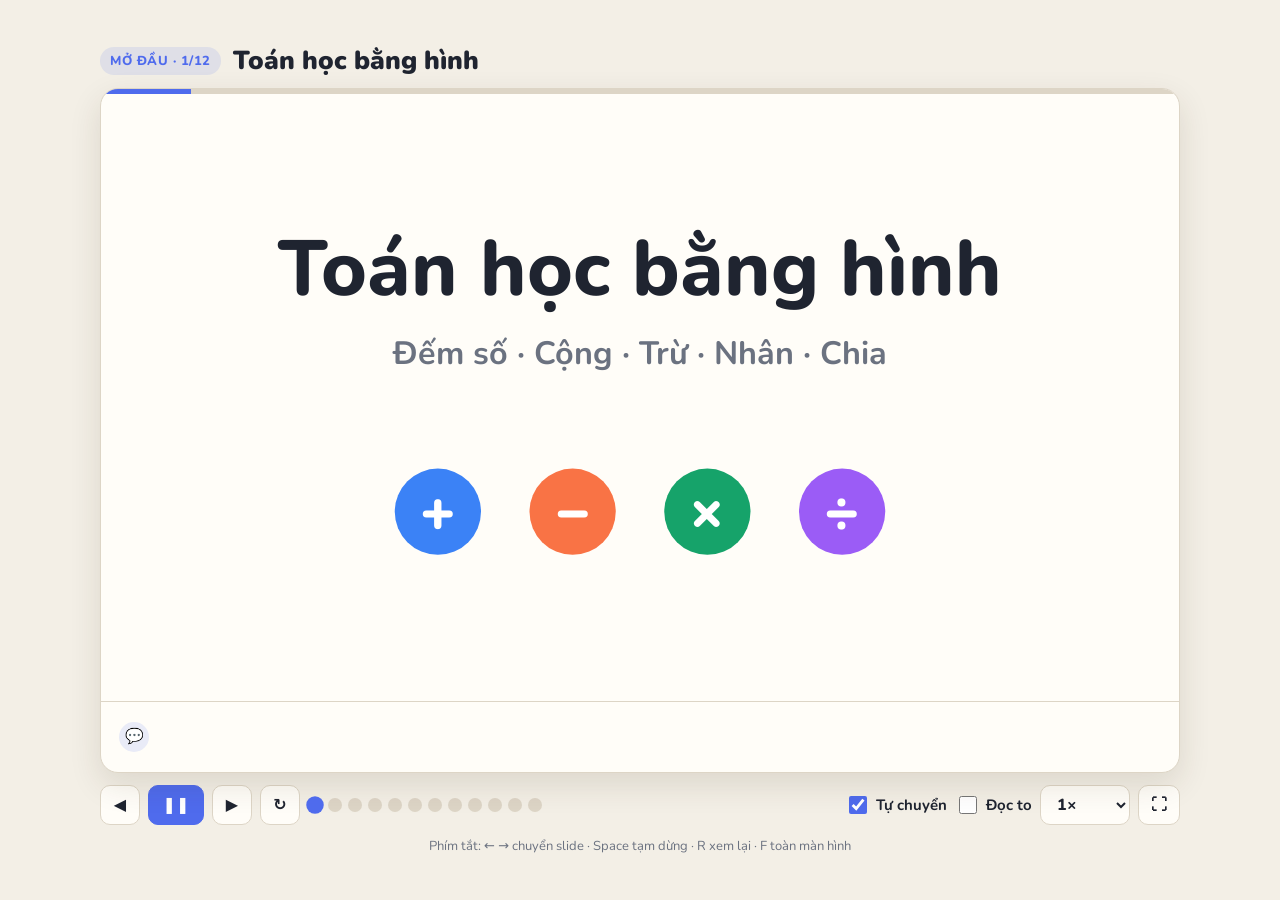
<file: leaning/math/phep-toan-hinh-hoc.html>
<!doctype html>
<html lang="vi">
<head>
<meta charset="UTF-8" />
<meta name="viewport" content="width=device-width, initial-scale=1.0" />
<title>Phép Toán Hình Học</title>
<link rel="preconnect" href="https://fonts.googleapis.com">
<link rel="preconnect" href="https://fonts.gstatic.com" crossorigin>
<link href="https://fonts.googleapis.com/css2?family=Nunito:wght@400;600;700;800;900&display=swap" rel="stylesheet">
<style>
/* ============ THEME TOKENS ============ */
:root{
  --bg:#f3efe6; --panel:#fffdf8; --box:#f6f1e7; --ink:#1f2430; --muted:#6b7280; --line:#ddd5c6;
  --accent:#4f6bed; --accent-soft:rgba(79,107,237,.12);
  --c1:#3b82f6; --c2:#f97345; --c3:#16a36a; --c4:#e3a400; --c5:#9b5cf6; --red:#e5484d;
  --shadow:0 12px 32px rgba(60,45,20,.12);
  color-scheme:light;
}
@media (prefers-color-scheme: dark){
  :root:not([data-theme="light"]){
    --bg:#12141a; --panel:#1b1e27; --box:#232733; --ink:#eef0f5; --muted:#9aa3b2; --line:#343a48;
    --accent:#7b93ff; --accent-soft:rgba(123,147,255,.16);
    --c1:#5b9bff; --c2:#ff8a5f; --c3:#2fc285; --c4:#f5bd1f; --c5:#b085ff; --red:#ff6369;
    --shadow:0 12px 32px rgba(0,0,0,.45);
    color-scheme:dark;
  }
}
:root[data-theme="dark"]{
  --bg:#12141a; --panel:#1b1e27; --box:#232733; --ink:#eef0f5; --muted:#9aa3b2; --line:#343a48;
  --accent:#7b93ff; --accent-soft:rgba(123,147,255,.16);
  --c1:#5b9bff; --c2:#ff8a5f; --c3:#2fc285; --c4:#f5bd1f; --c5:#b085ff; --red:#ff6369;
  --shadow:0 12px 32px rgba(0,0,0,.45);
  color-scheme:dark;
}

/* ============ LAYOUT ============ */
*{box-sizing:border-box}
html,body{margin:0}
body{
  min-height:100vh; background:var(--bg); color:var(--ink);
  font-family:'Nunito',system-ui,-apple-system,'Segoe UI',sans-serif;
  display:flex; justify-content:center; align-items:center; padding:16px;
}
.deck{width:100%; max-width:1080px; display:flex; flex-direction:column; gap:12px}
.deck:fullscreen{max-width:none; padding:24px; background:var(--bg); justify-content:center}
header{display:flex; align-items:center; gap:12px; flex-wrap:wrap}
.chip{
  font-weight:800; font-size:13px; letter-spacing:.04em; text-transform:uppercase;
  color:var(--accent); background:var(--accent-soft); padding:5px 10px; border-radius:999px; white-space:nowrap;
}
h1{margin:0; font-size:clamp(18px,2.6vw,26px); font-weight:900; line-height:1.2}
.stage-wrap{
  background:var(--panel); border:1px solid var(--line); border-radius:18px;
  overflow:hidden; box-shadow:var(--shadow); position:relative;
}
.progress{height:5px; background:var(--line)}
.progress > i{display:block; height:100%; width:0; background:var(--accent); transition:width .5s ease}
svg#stage{display:block; width:100%; height:auto; aspect-ratio:16/9; user-select:none}
.caption{
  min-height:3.4em; padding:14px 18px; border-top:1px solid var(--line);
  font-size:clamp(16px,2.1vw,21px); font-weight:700; line-height:1.45;
  display:flex; align-items:center; gap:12px;
}
.caption .mic{flex:none; width:30px; height:30px; border-radius:50%; display:grid; place-items:center;
  background:var(--accent-soft); color:var(--accent); font-size:15px}
.caption span{transition:opacity .25s ease}
.caption span.fade{opacity:0}
.paused-badge{
  position:absolute; top:12px; right:12px; font-weight:800; font-size:13px;
  background:var(--ink); color:var(--panel); padding:4px 10px; border-radius:999px; display:none;
}
.paused .paused-badge{display:block}

.controls{display:flex; flex-wrap:wrap; gap:8px; align-items:center}
.controls .grow{flex:1}
button, select{
  font:inherit; font-weight:800; color:var(--ink); background:var(--panel);
  border:1px solid var(--line); border-radius:10px; height:40px; min-width:40px; padding:0 12px; cursor:pointer;
}
button:hover, select:hover{border-color:var(--accent)}
button.primary{background:var(--accent); color:#fff; border-color:var(--accent); min-width:56px}
.dots{display:flex; gap:6px; flex-wrap:wrap}
.dots button{width:14px; height:14px; min-width:0; padding:0; border-radius:50%; background:var(--line); border:none}
.dots button.on{background:var(--accent); transform:scale(1.25)}
.dots button.done{background:var(--muted)}
label.tg{display:flex; align-items:center; gap:6px; font-weight:700; font-size:15px; cursor:pointer; white-space:nowrap}
label.tg input{width:18px; height:18px; accent-color:var(--accent)}
.hint{font-size:13px; color:var(--muted); text-align:center}

/* ============ SVG STYLES ============ */
#stage .t{fill:var(--ink); font-family:'Nunito',system-ui,sans-serif; font-weight:800}
#stage .muted{fill:var(--muted); font-weight:700}
#stage .eq{white-space:pre; font-weight:900}
#stage .onfill{fill:#fff; font-weight:900}
#stage .axis{stroke:var(--ink); stroke-width:3; stroke-linecap:round}
#stage .frame{fill:none; stroke:var(--line); stroke-width:3}
#stage .frame-cell{fill:none; stroke:var(--line); stroke-width:2}
#stage .outline{fill:none; stroke:var(--accent); stroke-width:3; stroke-dasharray:8 6}
#stage .outline-red{fill:none; stroke:var(--red); stroke-width:3; stroke-dasharray:8 6}
#stage .box{fill:var(--box); stroke:var(--line); stroke-width:2}
#stage .plate{fill:var(--box); stroke:var(--line); stroke-width:3}
#stage .ghost{stroke:var(--muted); stroke-width:2; stroke-dasharray:5 4}
#stage .eye{fill:#fff}
#stage .pupil{fill:#1f2430}

@media (max-width:640px){
  body{padding:16px 16px 24px; align-items:flex-start}
  .controls .grow{flex-basis:100%; order:10}
  label.tg{font-size:14px}
}
</style>
</head>
<body>
<div class="deck" id="deck">
  <header>
    <span class="chip" id="chip">Bài 1/12</span>
    <h1 id="title">Toán học bằng hình</h1>
  </header>

  <div class="stage-wrap" id="wrap">
    <div class="progress"><i id="bar"></i></div>
    <svg id="stage" viewBox="0 0 800 450" aria-label="Hình minh hoạ"></svg>
    <div class="caption"><div class="mic">💬</div><span id="caption">…</span></div>
    <div class="paused-badge">Tạm dừng</div>
  </div>

  <div class="controls">
    <button id="prev" title="Slide trước (←)">◀</button>
    <button id="play" class="primary" title="Tạm dừng / tiếp tục (Space)">❚❚</button>
    <button id="next" title="Slide sau (→)">▶</button>
    <button id="replay" title="Xem lại slide này (R)">↻</button>
    <div class="grow"><div class="dots" id="dots"></div></div>
    <label class="tg"><input type="checkbox" id="auto" checked> Tự chuyển</label>
    <label class="tg"><input type="checkbox" id="voice"> Đọc to</label>
    <select id="speed" title="Tốc độ">
      <option value="0.75">0.75×</option>
      <option value="1" selected>1×</option>
      <option value="1.5">1.5×</option>
      <option value="2">2×</option>
    </select>
    <button id="fs" title="Toàn màn hình (F)">⛶</button>
  </div>
  <div class="hint">Phím tắt: ← → chuyển slide · Space tạm dừng · R xem lại · F toàn màn hình</div>
</div>

<script>
/* ============ ENGINE ============ */
const NS = 'http://www.w3.org/2000/svg';
const stage = document.getElementById('stage');
const $ = id => document.getElementById(id);
const C = { blue:'var(--c1)', orange:'var(--c2)', green:'var(--c3)', yellow:'var(--c4)', purple:'var(--c5)', red:'var(--red)' };
const PALETTE = [C.blue, C.orange, C.green, C.yellow, C.purple];
const WORDS = ['một','hai','ba','bốn','năm','sáu','bảy','tám','chín','mười'];

let SPEED = 1, token = 0, paused = false, idx = 0, finished = false;
const active = new Set();
class Cancel extends Error {}

// Pausable, cancellable timer
function wait(ms){
  const t = token;
  return new Promise((res, rej) => {
    let left = ms / SPEED, last = performance.now();
    (function tick(now){
      if (t !== token) return rej(new Cancel());
      if (now !== undefined){ if (!paused) left -= now - last; last = now; }
      if (left <= 0) return res();
      requestAnimationFrame(tick);
    })();
  });
}

// Web Animations wrapper: tracks animations so they can be paused/cancelled
async function anim(node, frames, dur, opts = {}){
  const t = token;
  const a = node.animate(frames, {
    duration: dur / SPEED, delay: (opts.delay || 0) / SPEED,
    easing: opts.easing || 'cubic-bezier(.3,.7,.3,1)', fill: 'forwards'
  });
  active.add(a);
  if (paused) a.pause();
  try { await a.finished; } catch (e) { throw new Cancel(); } finally { active.delete(a); }
  if (t !== token) throw new Cancel();
  try { a.commitStyles(); } catch (e) {}
  a.cancel();
  return a;
}

// Narration: caption + optional Vietnamese speech
function pickVoice(){
  if (!('speechSynthesis' in window)) return null;
  return speechSynthesis.getVoices().find(v => /^vi/i.test(v.lang)) || null;
}
function say(text, o = {}){
  const t = token;
  const cap = $('caption');
  cap.classList.add('fade');
  setTimeout(() => { if (t === token){ cap.textContent = text; cap.classList.remove('fade'); } }, 120);
  let p;
  if ($('voice').checked && 'speechSynthesis' in window){
    const u = new SpeechSynthesisUtterance(o.speak || text);
    u.lang = 'vi-VN'; u.rate = Math.min(1.6, 0.95 * SPEED);
    const v = pickVoice(); if (v) u.voice = v;
    const spoken = new Promise(r => { u.onend = r; u.onerror = r; });
    speechSynthesis.speak(u);
    p = Promise.race([spoken, wait(2500 + text.length * 110)]).then(() => {
      if (t !== token) throw new Cancel();
      return wait(o.dur !== undefined ? 150 : 350);
    });
  } else {
    p = wait(o.dur !== undefined ? o.dur : 1100 + text.length * 48);
  }
  p.catch(() => {});
  return p;
}

/* ============ SVG HELPERS ============ */
function el(tag, attrs = {}, parent = stage){
  const e = document.createElementNS(NS, tag);
  for (const [k, v] of Object.entries(attrs)){
    if ((k === 'fill' || k === 'stroke') && String(v).includes('var(')) e.style.setProperty(k, v);
    else e.setAttribute(k, v);
  }
  if (parent) parent.appendChild(e);
  return e;
}
// node = outer <g> (position, via CSS translate) + inner <g> (scale / opacity / rotate)
function node(x, y, parent = stage){
  const g = el('g', {}, parent);
  const inner = el('g', {}, g);
  g.style.transform = `translate(${x}px,${y}px)`;
  g.x = x; g.y = y; g.inner = inner;
  inner.style.opacity = 0;
  return g;
}
function shape(kind, color, s, p){
  const r = 16 * s;
  const ghost = color === 'none';
  let e;
  if (kind === 'circle') e = el('circle', { r, fill: color }, p);
  else if (kind === 'square') e = el('rect', { x:-r, y:-r, width:2*r, height:2*r, rx:4*s, fill: color }, p);
  else if (kind === 'tri') e = el('polygon', { points:`0,${-r*1.2} ${r*1.15},${r*.85} ${-r*1.15},${r*.85}`, fill: color, 'stroke-linejoin':'round' }, p);
  else if (kind === 'star'){
    const pts = [];
    for (let i = 0; i < 10; i++){
      const a = -Math.PI / 2 + i * Math.PI / 5, rr = i % 2 ? r * .5 : r * 1.2;
      pts.push(`${(Math.cos(a) * rr).toFixed(1)},${(Math.sin(a) * rr).toFixed(1)}`);
    }
    e = el('polygon', { points: pts.join(' '), fill: color, 'stroke-linejoin':'round' }, p);
  }
  else if (kind === 'ring') e = el('circle', { r, fill:'none', stroke: color, 'stroke-width': 4 }, p);
  else if (kind === 'buddy'){
    e = el('circle', { r, fill: color }, p);
    for (const dx of [-r*.38, r*.38]){
      el('circle', { cx:dx, cy:-r*.2, r:r*.28, class:'eye' }, p);
      el('circle', { cx:dx + r*.06, cy:-r*.16, r:r*.13, class:'pupil' }, p);
    }
  }
  if (ghost) e.setAttribute('class', 'ghost');
  return e;
}
function item(x, y, kind, color, s = 1, parent = stage){
  const g = node(x, y, parent); shape(kind, color, s, g.inner); return g;
}
function label(x, y, str, size = 28, cls = 't', parent = stage){
  const g = node(x, y, parent);
  const t = el('text', { 'font-size': size, 'text-anchor':'middle', 'dominant-baseline':'central', class: cls }, g.inner);
  t.textContent = str; g.t = t;
  return g;
}
// Equation made of coloured parts, revealed one by one
function eqn(x, y, parts, size = 46){
  const g = label(x, y, '', size, 't eq');
  g.inner.style.opacity = 1;
  g.parts = parts.map(([s, c]) => {
    const ts = el('tspan', {}, g.t);
    ts.textContent = s;
    if (c) ts.style.fill = c;
    ts.style.fillOpacity = 0;
    return ts;
  });
  return g;
}
async function reveal(g, gap = 280){
  for (const ts of g.parts){
    await anim(ts, [{ fillOpacity: 0 }, { fillOpacity: 1 }], 260);
    await wait(gap);
  }
}

/* ============ MOTIONS ============ */
const pop = (g, delay = 0, dur = 450) => anim(g.inner, [
  { transform:'scale(0)', opacity:0 },
  { transform:'scale(1.22)', opacity:1, offset:.65 },
  { transform:'scale(1)', opacity:1 }
], dur, { delay });
const fadeIn = (g, dur = 500, delay = 0) => anim(g.inner, [{ opacity:0 }, { opacity:1 }], dur, { delay });
const fadeOut = (g, dur = 450, dy = 0) => anim(g.inner, [
  { opacity:1, transform:'translate(0px,0px) scale(1)' },
  { opacity:0, transform:`translate(0px,${dy}px) scale(.5)` }
], dur);
const pulse = (g, dur = 380) => anim(g.inner, [
  { transform:'scale(1)' }, { transform:'scale(1.18)' }, { transform:'scale(1)' }
], dur);
function moveTo(g, x, y, dur = 700, delay = 0){
  const f = [{ transform:`translate(${g.x}px,${g.y}px)` }, { transform:`translate(${x}px,${y}px)` }];
  g.x = x; g.y = y;
  return anim(g, f, dur, { delay, easing:'cubic-bezier(.5,0,.3,1)' });
}
function hop(g, x, y, h = 60, dur = 700){
  const x0 = g.x, y0 = g.y, f = [];
  for (let i = 0; i <= 12; i++){
    const t = i / 12;
    f.push({ transform:`translate(${x0 + (x - x0) * t}px,${y0 + (y - y0) * t - 4 * h * t * (1 - t)}px)` });
  }
  g.x = x; g.y = y;
  return anim(g, f, dur, { easing:'ease-in-out' });
}
const toBack = g => { stage.insertBefore(g, stage.firstChild); return g; };
const all = (...ps) => Promise.all(ps.flat());

/* ============ NUMBER LINE ============ */
function numberLine(y, max = 10, x0 = 70, x1 = 730){
  const step = (x1 - x0) / max;
  const g = node(0, 0);
  el('line', { x1:x0 - 25, y1:y, x2:x1 + 25, y2:y, class:'axis' }, g.inner);
  el('polygon', { points:`${x1 + 34},${y} ${x1 + 22},${y - 7} ${x1 + 22},${y + 7}`, fill:'var(--ink)' }, g.inner);
  for (let i = 0; i <= max; i++){
    const x = x0 + i * step;
    el('line', { x1:x, y1:y - 9, x2:x, y2:y + 9, class:'axis' }, g.inner);
    const t = el('text', { x, y:y + 32, 'font-size':22, 'text-anchor':'middle', class:'t muted' }, g.inner);
    t.textContent = i;
  }
  return { g, X: i => x0 + i * step, y, step };
}
async function arcStep(nl, a, b, color, mark){
  const xa = nl.X(a), xb = nl.X(b), y = nl.y - 22, h = nl.step * 1.3;
  const p = el('path', { d:`M${xa},${y} Q${(xa + xb) / 2},${y - h} ${xb},${y}`, fill:'none', stroke: color,
    'stroke-width':4, 'stroke-linecap':'round' });
  const L = p.getTotalLength();
  p.style.strokeDasharray = L; p.style.strokeDashoffset = L;
  const lb = label((xa + xb) / 2, y - h / 2 - 16, mark, 18, 't');
  lb.t.style.fill = color;
  await all(anim(p, [{ strokeDashoffset:L }, { strokeDashoffset:0 }], 480), fadeIn(lb, 300, 200));
}
async function jumps(nl, frog, from, n, dir, color){
  for (let k = 1; k <= n; k++){
    const a = from + (k - 1) * dir, b = from + k * dir;
    await all(
      arcStep(nl, a, b, color, dir > 0 ? '+1' : '−1'),
      hop(frog, nl.X(b), frog.y, nl.step * .65, 480),
      say(`Bước ${k}…`, { speak:`bước ${WORDS[k - 1]}`, dur:650 })
    );
  }
}

/* ============ SLIDES ============ */
const SLIDES = [
  {
    tag:'Mở đầu', title:'Toán học bằng hình',
    async run(){
      const t1 = label(400, 130, 'Toán học bằng hình', 58, 't');
      const t2 = label(400, 192, 'Đếm số · Cộng · Trừ · Nhân · Chia', 24, 't muted');
      await pop(t1); await fadeIn(t2, 400);
      const syms = [['+', C.blue], ['−', C.orange], ['×', C.green], ['÷', C.purple]];
      const items = syms.map(([s, c], i) => {
        const g = item(250 + i * 100, 310, 'circle', c, 2);
        el('text', { 'font-size':44, 'text-anchor':'middle', 'dominant-baseline':'central', class:'t onfill' }, g.inner).textContent = s;
        return g;
      });
      await all(items.map((g, i) => pop(g, i * 220, 550)),
        say('Chào các em! Hôm nay chúng ta sẽ học các phép toán cơ bản qua những hình khối sinh động.'));
      await all(items.map((g, i) => hop(g, g.x, g.y, 28, 500).then(() => wait(0))));
      await say('Chúng ta bắt đầu với việc đếm số nhé!');
    }
  },
  {
    tag:'Đếm số', title:'Đếm số từ 1 đến 10',
    async run(){
      await say('Đếm số là bước đầu tiên của toán học. Mỗi hình tròn là một đơn vị — hãy cùng đếm nhé!');
      const big = label(400, 120, '0', 110, 't');
      big.t.style.fill = C.blue;
      await pop(big);
      for (let i = 0; i < 10; i++){
        const x = 400 + (i - 4.5) * 68;
        const c = item(x, 285, 'circle', PALETTE[i % 5], 1.3);
        const n = label(x, 340, String(i + 1), 20, 't muted');
        big.t.textContent = i + 1;
        big.t.style.fill = PALETTE[i % 5];
        await all(pop(c), pop(n), pulse(big), say(`${i + 1}`, { speak: WORDS[i], dur: 700 }));
      }
      await say('Tổng cộng có mười hình tròn. Số cuối cùng ta đếm được cho biết có bao nhiêu đồ vật.');
    }
  },
  {
    tag:'Đếm số', title:'Chục và đơn vị',
    async run(){
      const frame = node(400, 225);
      el('rect', { x:-134, y:-58, width:268, height:116, rx:12, class:'frame' }, frame.inner);
      for (let r = 0; r < 2; r++) for (let c = 0; c < 5; c++)
        el('rect', { x:-130 + c * 52, y:-52 + r * 52, width:52, height:52, class:'frame-cell' }, frame.inner);
      await all(fadeIn(frame), say('Đây là khung mười ô. Mỗi ô sẽ chứa một hình vuông.'));
      const sq = [];
      for (let i = 0; i < 10; i++){
        const r = Math.floor(i / 5), c = i % 5;
        sq.push(item(400 - 104 + c * 52, 225 - 26 + r * 52, 'square', C.yellow, .8));
      }
      for (let i = 0; i < 10; i++) await all(pop(sq[i], 0, 380), say(`${i + 1}`, { speak: WORDS[i], dur: 450 }));
      await say('Đủ mười hình vuông rồi! Mười đơn vị gộp lại thành một chục.');
      await fadeOut(frame, 400);
      await all(sq.map((g, i) => moveTo(g, 250, 104 + i * 27, 850, i * 50)));
      const bar = node(250, 104 + 4.5 * 27);
      el('rect', { x:-20, y:-4.5 * 27 - 18, width:40, height:9 * 27 + 36, rx:8, class:'outline' }, bar.inner);
      const l1 = label(250, 410, '1 chục = 10', 24, 't');
      await all(fadeIn(bar), fadeIn(l1));
      await say('Bây giờ thêm ba hình vuông lẻ nữa.');
      const units = [340, 380, 420].map(x => item(x, 347, 'square', C.blue, .8));
      for (let i = 0; i < 3; i++) await all(pop(units[i]), say(`${i + 1}`, { speak: WORDS[i], dur: 450 }));
      const l2 = label(380, 410, '3 đơn vị', 24, 't');
      await fadeIn(l2);
      const e = eqn(610, 225, [['13', C.purple], [' = '], ['10', C.yellow], [' + '], ['3', C.blue]], 50);
      await all(reveal(e), say('Vậy số mười ba gồm một chục và ba đơn vị.'));
    }
  },
  {
    tag:'Phép cộng', title:'Phép cộng — Gộp lại',
    async run(){
      const blue = [170, 220, 270].map(x => item(x, 220, 'circle', C.blue, 1.3));
      const orange = [535, 585].map(x => item(x, 220, 'circle', C.orange, 1.3));
      const lb = label(220, 285, '3', 30, 't'); lb.t.style.fill = C.blue;
      const lo = label(560, 285, '2', 30, 't'); lo.t.style.fill = C.orange;
      const plus = label(395, 220, '+', 60, 't');
      await all(blue.map((g, i) => pop(g, i * 200)), say('Có 3 hình tròn màu xanh.'));
      await pop(lb);
      await pop(plus);
      await all(orange.map((g, i) => pop(g, i * 200)), say('Thêm 2 hình tròn màu cam.'));
      await pop(lo);
      await say('Bây giờ ta gộp hai nhóm lại với nhau.');
      await all(fadeOut(lb, 300), fadeOut(lo, 300), fadeOut(plus, 300));
      await all([...blue, ...orange].map((g, i) => moveTo(g, 300 + i * 50, 240, 900, i * 60)));
      const box = node(400, 240);
      el('rect', { x:-135, y:-38, width:270, height:76, rx:38, class:'outline' }, box.inner);
      await fadeIn(box, 400);
      await say('Đếm lại tất cả:');
      const g5 = [...blue, ...orange];
      for (let i = 0; i < 5; i++){
        const n = label(300 + i * 50, 300, String(i + 1), 22, 't muted');
        await all(pop(n), pulse(g5[i]), say(`${i + 1}`, { speak: WORDS[i], dur: 500 }));
      }
      const e = eqn(400, 385, [['3', C.blue], [' + '], ['2', C.orange], [' = '], ['5', C.green]], 54);
      await all(reveal(e), say('Ba cộng hai bằng năm. Phép cộng là gộp các nhóm lại để tìm tổng.'));
    }
  },
  {
    tag:'Phép cộng', title:'Phép cộng trên tia số',
    async run(){
      const nl = numberLine(320);
      await fadeIn(nl.g);
      const frog = item(nl.X(0), nl.y - 22, 'buddy', C.green, 1.15);
      await all(pop(frog), say('Đây là tia số. Bạn ếch xanh đứng ở số 0.'));
      await say('Đầu tiên, bạn ấy nhảy tới số 4.');
      await hop(frog, nl.X(4), nl.y - 22, 90, 900);
      const start = item(nl.X(4), nl.y, 'ring', C.blue, 1.5);
      await pop(start);
      await say('Cộng thêm 3 nghĩa là nhảy thêm 3 bước sang phải.');
      await jumps(nl, frog, 4, 3, +1, C.orange);
      const end = item(nl.X(7), nl.y, 'ring', C.green, 1.5);
      await pop(end);
      const e = eqn(400, 90, [['4', C.blue], [' + '], ['3', C.orange], [' = '], ['7', C.green]], 54);
      await all(reveal(e), say('Bạn ếch dừng lại ở số 7. Vậy bốn cộng ba bằng bảy.'));
    }
  },
  {
    tag:'Phép trừ', title:'Phép trừ — Bớt đi',
    async run(){
      const xs = Array.from({ length: 7 }, (_, i) => 400 + (i - 3) * 82);
      const tris = xs.map(x => item(x, 220, 'tri', C.green, 1.4));
      await all(tris.map((g, i) => pop(g, i * 150)), say('Có 7 hình tam giác màu xanh.'));
      await say('Bây giờ ta bớt đi 3 hình.');
      for (let i = 6; i >= 4; i--){
        const gh = item(xs[i], 220, 'tri', 'none', 1.4);
        gh.inner.style.opacity = 1;
        await all(fadeOut(tris[i], 650, -110), say(`Bớt ${7 - i}`, { speak: `bớt ${WORDS[6 - i]}`, dur: 500 }));
      }
      await say('Đếm những hình còn lại:');
      for (let i = 0; i < 4; i++){
        const n = label(xs[i], 285, String(i + 1), 22, 't muted');
        await all(pop(n), pulse(tris[i]), say(`${i + 1}`, { speak: WORDS[i], dur: 500 }));
      }
      const e = eqn(400, 380, [['7', C.green], [' − '], ['3', C.red], [' = '], ['4', C.green]], 54);
      await all(reveal(e), say('Còn lại 4 hình. Vậy bảy trừ ba bằng bốn.'));
    }
  },
  {
    tag:'Phép trừ', title:'Phép trừ trên tia số',
    async run(){
      const nl = numberLine(320);
      await fadeIn(nl.g);
      const frog = item(nl.X(9), nl.y - 22, 'buddy', C.green, 1.15);
      const start = item(nl.X(9), nl.y, 'ring', C.blue, 1.5);
      await all(pop(frog), pop(start), say('Lần này bạn ếch bắt đầu ở số 9.'));
      await say('Trừ 4 nghĩa là nhảy lùi 4 bước về bên trái.');
      await jumps(nl, frog, 9, 4, -1, C.red);
      const end = item(nl.X(5), nl.y, 'ring', C.green, 1.5);
      await pop(end);
      const e = eqn(400, 90, [['9', C.blue], [' − '], ['4', C.red], [' = '], ['5', C.green]], 54);
      await all(reveal(e), say('Bạn ếch dừng ở số 5. Chín trừ bốn bằng năm.'));
      const note = label(400, 150, 'Kiểm tra lại: 5 + 4 = 9', 24, 't muted');
      await all(fadeIn(note), say('Phép trừ là phép ngược của phép cộng: năm cộng bốn lại bằng chín.'));
    }
  },
  {
    tag:'Phép nhân', title:'Phép nhân — Cộng lặp lại',
    async run(){
      await say('Phép nhân giúp ta đếm nhanh các nhóm bằng nhau.');
      const bx = [170, 400, 630];
      const offs = [[-32, -28], [32, -28], [-32, 28], [32, 28]];
      for (let g = 0; g < 3; g++){
        const box = node(bx[g], 220);
        el('rect', { x:-95, y:-70, width:190, height:140, rx:18, class:'box' }, box.inner);
        await pop(box, 0, 400);
        const stars = offs.map(([dx, dy]) => item(bx[g] + dx, 220 + dy, 'star', PALETTE[g], 1.15));
        await all(stars.map((s, i) => pop(s, i * 120)), say(`Nhóm ${g + 1} có 4 ngôi sao.`));
        const n = label(bx[g], 318, '4', 30, 't'); n.t.style.fill = PALETTE[g];
        await pop(n);
      }
      const e1 = eqn(400, 75, [['4', C.blue], [' + '], ['4', C.orange], [' + '], ['4', C.green], [' = '], ['12']], 46);
      await all(reveal(e1, 200), say('Cộng lại: bốn cộng bốn cộng bốn bằng mười hai.'));
      const e2 = eqn(400, 390, [['3', C.purple], [' × '], ['4'], [' = '], ['12', C.green]], 54);
      await all(reveal(e2), say('Có 3 nhóm, mỗi nhóm 4 ngôi sao. Ta viết gọn là: ba nhân bốn bằng mười hai.'));
    }
  },
  {
    tag:'Phép nhân', title:'Phép nhân — Hình chữ nhật',
    async run(){
      const grid = node(400, 225);
      grid.inner.style.opacity = 1;
      const rows = [];
      for (let r = 0; r < 3; r++){
        rows.push(Array.from({ length: 5 }, (_, c) => item((c - 2) * 46, (r - 1) * 46, 'square', PALETTE[r], 1.2, grid.inner)));
      }
      await say('Xếp các hình vuông thành hàng và cột, ta được một hình chữ nhật.');
      const sums = [];
      for (let r = 0; r < 3; r++){
        await all(rows[r].map((g, i) => pop(g, i * 90, 380)), say(`Hàng ${r + 1}: 5 hình vuông.`, { dur: 900 }));
        const s = label(560, 225 + (r - 1) * 46, `→ ${(r + 1) * 5}`, 24, 't muted');
        sums.push(s); await fadeIn(s, 300);
      }
      const top = label(400, 135, '5 cột', 24, 't'); top.t.style.fill = C.purple;
      const left = label(235, 225, '3 hàng', 24, 't'); left.t.style.fill = C.purple;
      await all(fadeIn(top), fadeIn(left));
      const e = eqn(400, 390, [['3', C.purple], [' × '], ['5', C.purple], [' = '], ['15', C.green]], 54);
      await all(reveal(e), say('Ba hàng, mỗi hàng năm hình: ba nhân năm bằng mười lăm.'));
      await say('Bây giờ ta xoay hình chữ nhật một góc vuông…');
      await all(sums.map(s => fadeOut(s, 300)), fadeOut(top, 300), fadeOut(left, 300), fadeOut(e, 300));
      await anim(grid.inner, [{ transform:'rotate(0deg)' }, { transform:'rotate(90deg)' }], 1300, { easing:'cubic-bezier(.6,0,.3,1)' });
      const top2 = label(400, 90, '3 cột', 24, 't'); top2.t.style.fill = C.purple;
      const left2 = label(285, 225, '5 hàng', 24, 't'); left2.t.style.fill = C.purple;
      await all(fadeIn(top2), fadeIn(left2));
      const e2 = eqn(620, 210, [['5', C.purple], [' × '], ['3', C.purple], [' = '], ['15', C.green]], 46);
      await reveal(e2);
      const note = label(620, 268, 'Đổi chỗ, tích không đổi', 20, 't muted');
      await all(fadeIn(note), say('Bây giờ là năm hàng, mỗi hàng ba hình — vẫn là mười lăm! Đổi chỗ các thừa số, tích không thay đổi.'));
    }
  },
  {
    tag:'Phép chia', title:'Phép chia — Chia đều',
    async run(){
      const pile = [];
      for (let r = 0; r < 3; r++) for (let c = 0; c < 4; c++)
        pile.push(item(400 + (c - 1.5) * 40, 95 + r * 40, 'circle', C.orange, 1.1));
      await all(pile.map((g, i) => pop(g, i * 60, 350)), say('Có 12 hình tròn cần chia đều cho 3 cái đĩa.'));
      const px = [170, 400, 630];
      const plates = px.map(x => {
        const p = toBack(node(x, 330));
        el('ellipse', { rx:92, ry:66, class:'plate' }, p.inner);
        return p;
      });
      await all(plates.map((p, i) => pop(p, i * 150)));
      await say('Ta lần lượt đặt vào mỗi đĩa một hình — giống như chia bánh kẹo cho các bạn.');
      const offs = [[-24, -20], [24, -20], [-24, 20], [24, 20]];
      for (let i = 0; i < 12; i++){
        const p = i % 3, slot = Math.floor(i / 3);
        const jobs = [moveTo(pile[i], px[p] + offs[slot][0], 330 + offs[slot][1], 420)];
        if (p === 0) jobs.push(say(`Lượt ${slot + 1}: mỗi đĩa thêm một hình.`, { dur: 0 }));
        await all(jobs);
      }
      await wait(300);
      const ns = px.map(x => label(x, 418, '4', 28, 't'));
      await all(ns.map((n, i) => pop(n, i * 150)), say('Hết hình rồi! Mỗi đĩa có đúng 4 hình tròn.'));
      const e = eqn(400, 135, [['12', C.orange], [' ÷ '], ['3', C.purple], [' = '], ['4', C.green]], 58);
      await all(reveal(e), say('Vậy mười hai chia ba bằng bốn. Phép chia là chia đều thành các phần bằng nhau.'));
    }
  },
  {
    tag:'Phép chia', title:'Phép chia có dư',
    async run(){
      const sq = Array.from({ length: 14 }, (_, i) => item(400 + (i - 6.5) * 42, 110, 'square', C.blue, .78));
      await all(sq.map((g, i) => pop(g, i * 50, 340)), say('Có 14 hình vuông. Ta xếp thành các nhóm, mỗi nhóm 4 hình.'));
      const bx = [150, 330, 510];
      for (let g = 0; g < 3; g++){
        const box = toBack(node(bx[g], 270));
        el('rect', { x:-78, y:-36, width:156, height:72, rx:14, class:'box' }, box.inner);
        await pop(box, 0, 350);
        await all(
          [0, 1, 2, 3].map(k => moveTo(sq[g * 4 + k], bx[g] + (k - 1.5) * 34, 270, 650, k * 90)),
          say(`Nhóm ${g + 1}.`, { speak: `nhóm ${WORDS[g]}`, dur: 700 })
        );
        const n = label(bx[g], 330, '4', 24, 't muted'); await pop(n);
      }
      await say('Còn lại 2 hình — không đủ 4 để tạo thêm một nhóm nữa.');
      const rem = toBack(node(680, 270));
      el('rect', { x:-50, y:-36, width:100, height:72, rx:14, class:'outline-red' }, rem.inner);
      await fadeIn(rem, 400);
      await all(moveTo(sq[12], 663, 270, 650), moveTo(sq[13], 697, 270, 650, 90));
      const d = label(680, 330, 'dư 2', 24, 't'); d.t.style.fill = C.red;
      await pop(d);
      const e = eqn(400, 400, [['14', C.blue], [' ÷ '], ['4'], [' = '], ['3', C.green], [' dư '], ['2', C.red]], 48);
      await all(reveal(e, 200), say('Mười bốn chia bốn được ba, dư hai. Kiểm tra: ba nhân bốn bằng mười hai, cộng hai bằng mười bốn.'));
    }
  },
  {
    tag:'Tổng kết', title:'Tổng kết bốn phép toán',
    async run(){
      const cards = [
        [225, 140, '+', 'Phép cộng', 'Gộp lại', C.blue],
        [575, 140, '−', 'Phép trừ', 'Bớt đi', C.orange],
        [225, 270, '×', 'Phép nhân', 'Cộng lặp lại', C.green],
        [575, 270, '÷', 'Phép chia', 'Chia đều', C.purple]
      ].map(([x, y, sym, name, desc, col]) => {
        const g = node(x, y);
        el('rect', { x:-135, y:-50, width:270, height:100, rx:18, class:'box' }, g.inner);
        el('circle', { cx:-85, r:30, fill: col }, g.inner);
        el('text', { x:-85, 'font-size':38, 'text-anchor':'middle', 'dominant-baseline':'central', class:'t onfill' }, g.inner).textContent = sym;
        el('text', { x:25, y:-14, 'font-size':24, 'text-anchor':'middle', 'dominant-baseline':'central', class:'t' }, g.inner).textContent = name;
        el('text', { x:25, y:18, 'font-size':18, 'text-anchor':'middle', 'dominant-baseline':'central', class:'t muted' }, g.inner).textContent = desc;
        return g;
      });
      await say('Cùng nhìn lại bốn phép toán chúng ta đã học.');
      await all(pop(cards[0]), say('Phép cộng là gộp các nhóm lại.'));
      await all(pop(cards[1]), say('Phép trừ là bớt đi một phần.'));
      const inv1 = label(400, 140, '⇄', 34, 't'); const t1 = label(400, 172, 'ngược nhau', 14, 't muted');
      await all(pop(inv1), fadeIn(t1));
      await all(pop(cards[2]), say('Phép nhân là cộng lặp lại các nhóm bằng nhau.'));
      await all(pop(cards[3]), say('Phép chia là chia đều thành các phần bằng nhau.'));
      const inv2 = label(400, 270, '⇄', 34, 't'); const t2 = label(400, 302, 'ngược nhau', 14, 't muted');
      await all(pop(inv2), fadeIn(t2));
      const e = eqn(400, 390, [['3 × 4 = 12', C.green], ['   ⇄   ', 'var(--muted)'], ['12 ÷ 3 = 4', C.purple]], 38);
      await all(reveal(e, 300), say('Cộng và trừ ngược nhau, nhân và chia cũng ngược nhau. Cảm ơn các em đã theo dõi!'));
    }
  }
];

/* ============ PLAYER ============ */
const dots = $('dots');
SLIDES.forEach((s, i) => {
  const b = document.createElement('button');
  b.title = `${i + 1}. ${s.title}`;
  b.onclick = () => goTo(i);
  dots.appendChild(b);
});

function updateUI(){
  const s = SLIDES[idx];
  $('chip').textContent = `${s.tag} · ${idx + 1}/${SLIDES.length}`;
  $('title').textContent = s.title;
  document.title = 'Phép Toán Hình Học';
  $('bar').style.width = `${(idx + 1) / SLIDES.length * 100}%`;
  [...dots.children].forEach((b, i) => { b.className = i === idx ? 'on' : i < idx ? 'done' : ''; });
}

function goTo(i){
  idx = Math.max(0, Math.min(SLIDES.length - 1, i));
  token++;
  active.forEach(a => a.cancel()); active.clear();
  if ('speechSynthesis' in window) speechSynthesis.cancel();
  stage.replaceChildren();
  finished = false;
  updateUI();
  run();
}

async function run(){
  try {
    await SLIDES[idx].run();
    finished = true;
    if (idx === SLIDES.length - 1){
      await wait(1500);
      $('caption').textContent = 'Hết bài! Nhấn ↻ để xem lại slide, hoặc chọn một chấm tròn để mở slide bất kỳ.';
      return;
    }
    await advanceLater();
  } catch (e) {
    if (!(e instanceof Cancel)) console.error(e);
  }
}
async function advanceLater(){
  await wait(2200);
  if ($('auto').checked && idx < SLIDES.length - 1) goTo(idx + 1);
}

function setPaused(p){
  paused = p;
  active.forEach(a => p ? a.pause() : a.play());
  if ('speechSynthesis' in window) p ? speechSynthesis.pause() : speechSynthesis.resume();
  $('play').textContent = p ? '▶︎' : '❚❚';
  $('wrap').classList.toggle('paused', p);
}

$('prev').onclick = () => goTo(idx - 1);
$('next').onclick = () => goTo(idx + 1);
$('replay').onclick = () => { setPaused(false); goTo(idx); };
$('play').onclick = () => setPaused(!paused);
$('speed').onchange = e => { SPEED = parseFloat(e.target.value); };
$('auto').onchange = e => { if (e.target.checked && finished) advanceLater().catch(() => {}); };
$('voice').onchange = e => { if (!e.target.checked && 'speechSynthesis' in window) speechSynthesis.cancel(); };
$('fs').onclick = () => {
  if (document.fullscreenElement) document.exitFullscreen();
  else $('deck').requestFullscreen?.();
};
document.addEventListener('keydown', e => {
  if (e.target.tagName === 'SELECT' || e.target.tagName === 'INPUT') return;
  if (e.key === 'ArrowRight' || e.key === 'PageDown'){ e.preventDefault(); goTo(idx + 1); }
  else if (e.key === 'ArrowLeft' || e.key === 'PageUp'){ e.preventDefault(); goTo(idx - 1); }
  else if (e.key === ' '){ e.preventDefault(); setPaused(!paused); }
  else if (e.key === 'r' || e.key === 'R'){ setPaused(false); goTo(idx); }
  else if (e.key === 'f' || e.key === 'F'){ $('fs').click(); }
});
if ('speechSynthesis' in window) speechSynthesis.onvoiceschanged = () => {};

goTo(0);
</script>
</body>
</html>
</file>
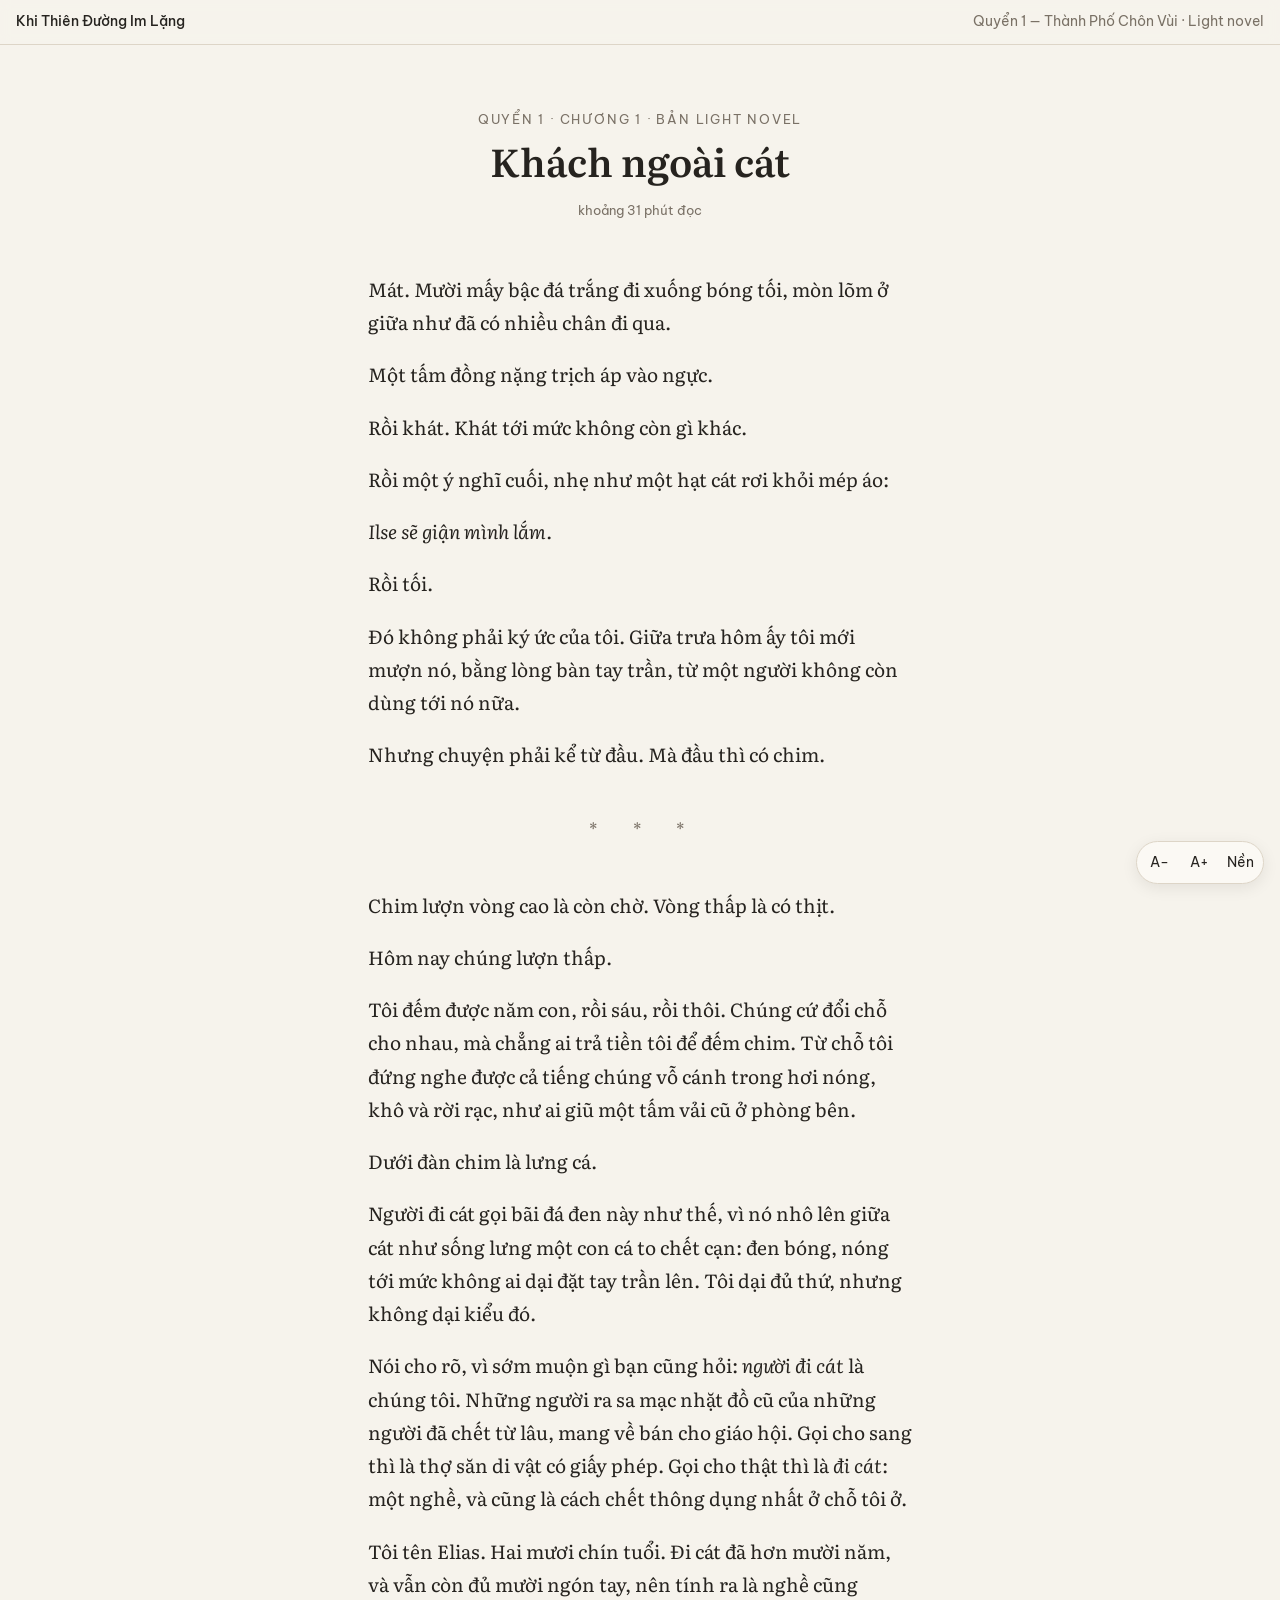
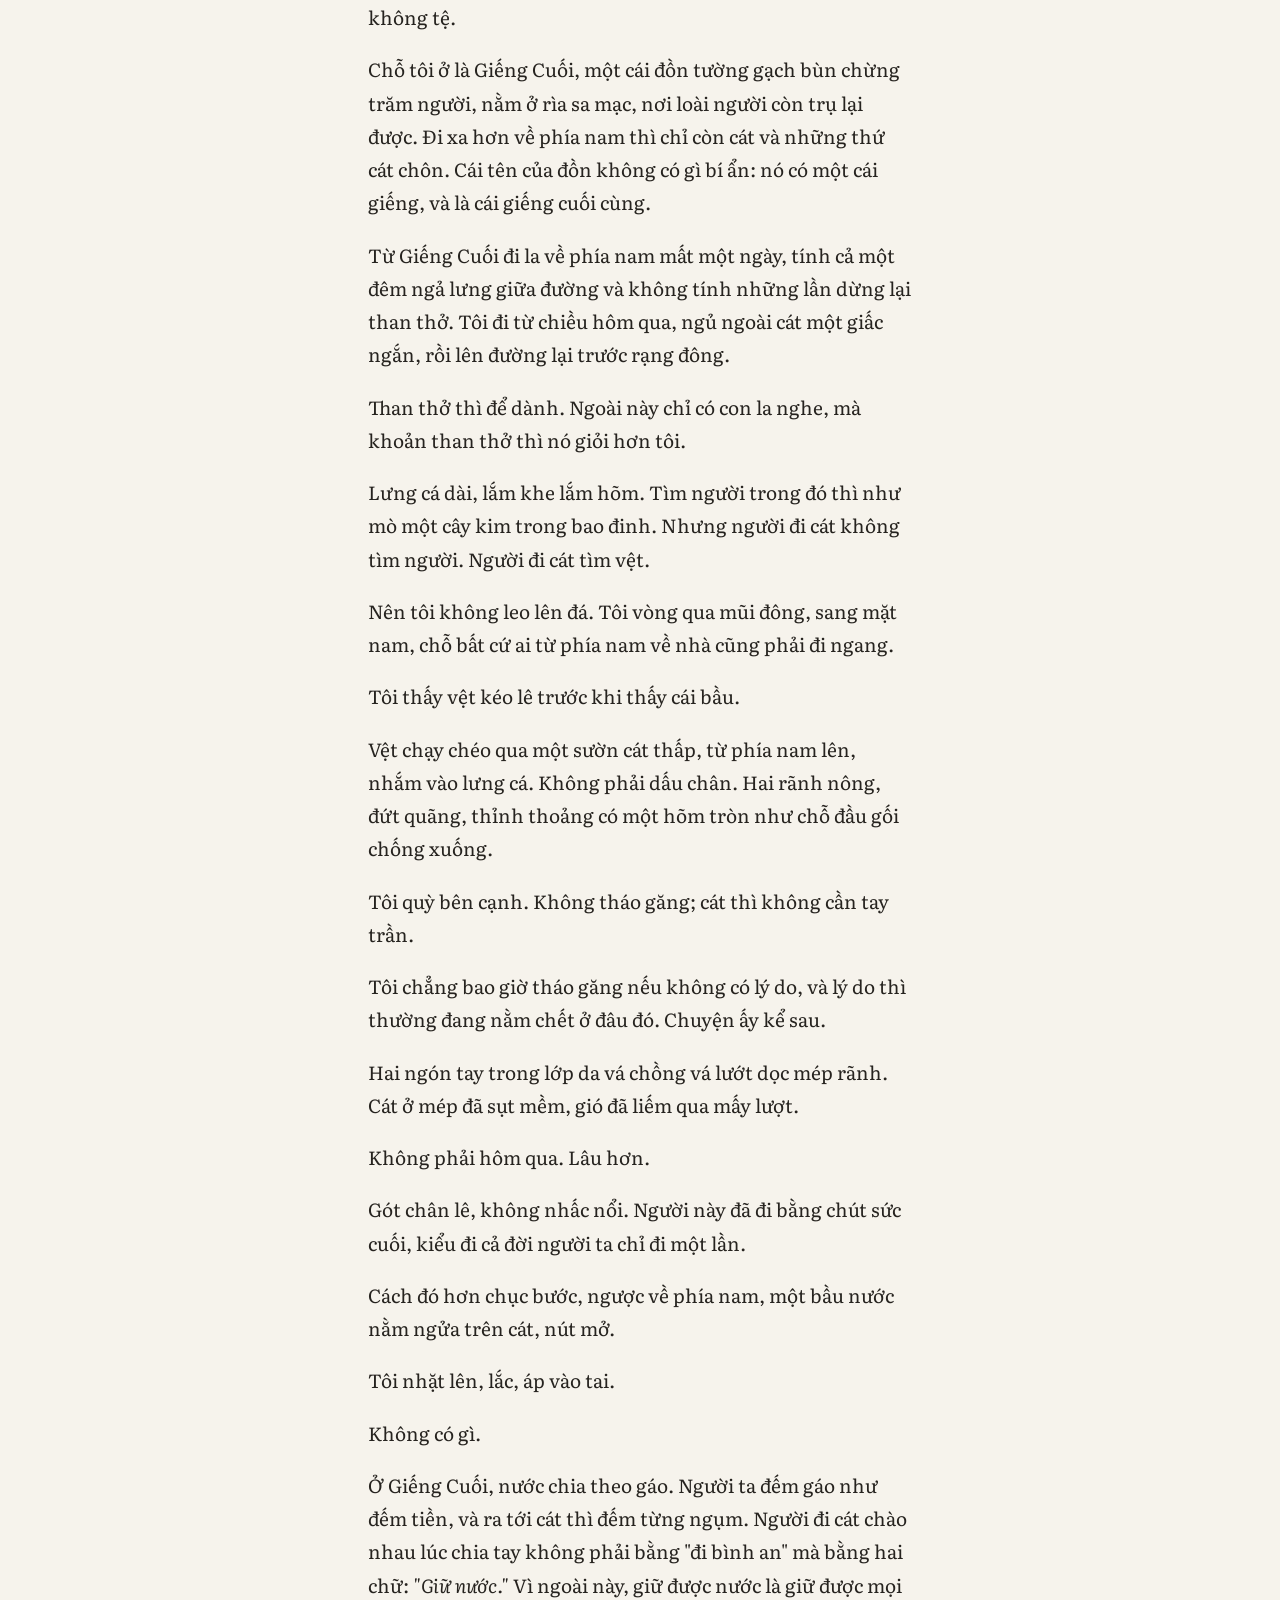
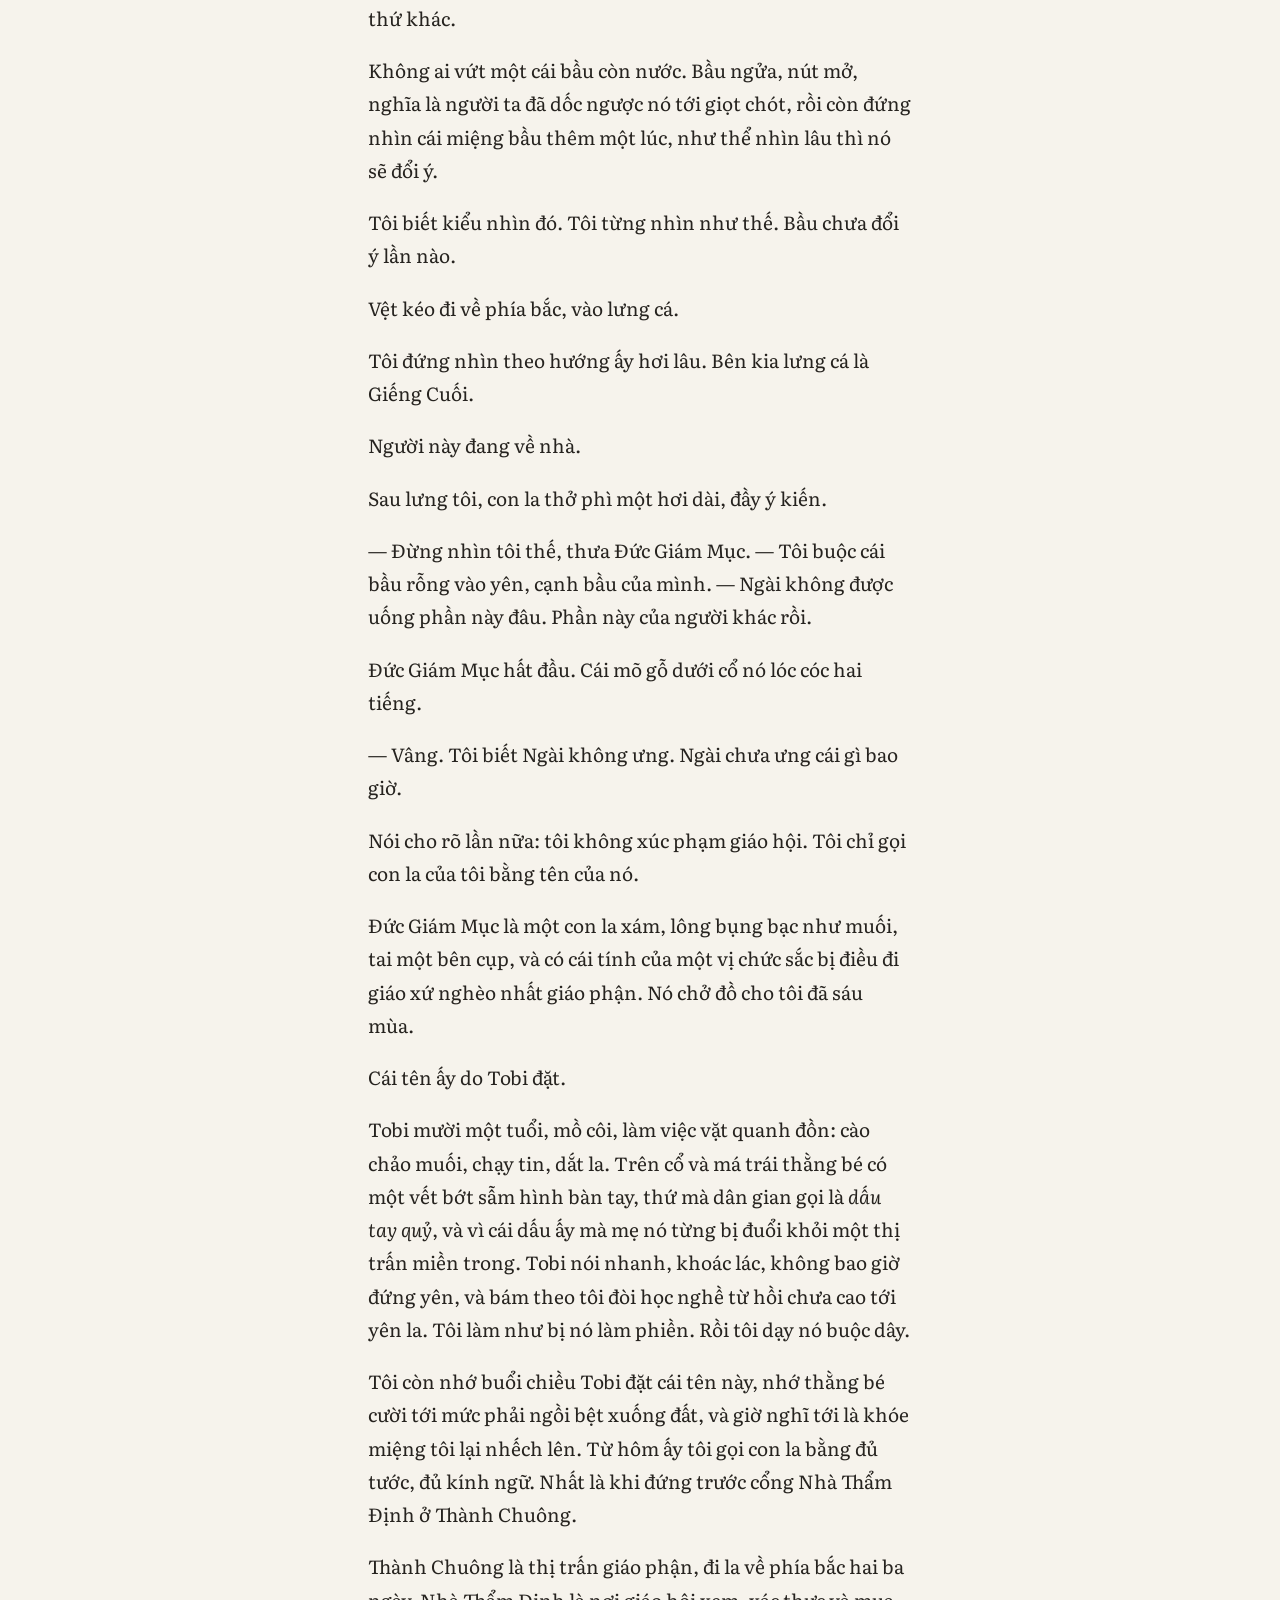
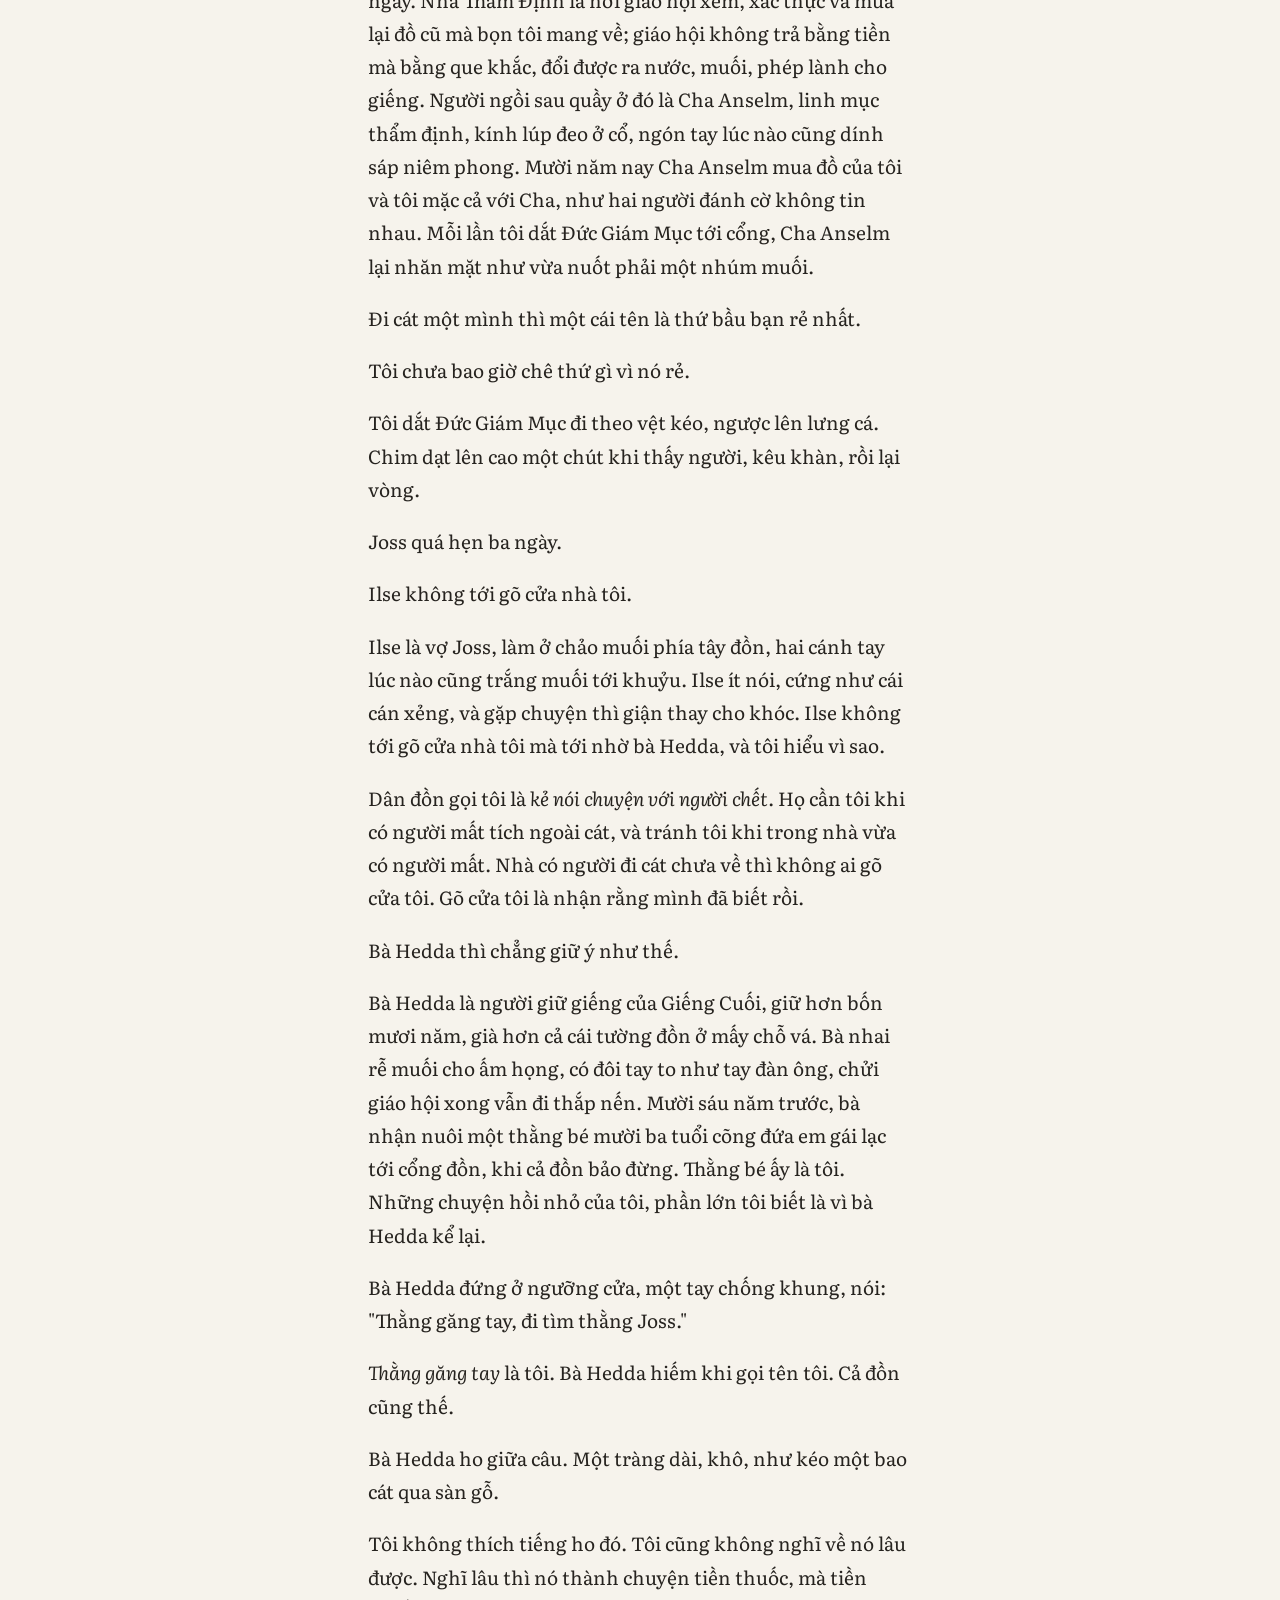
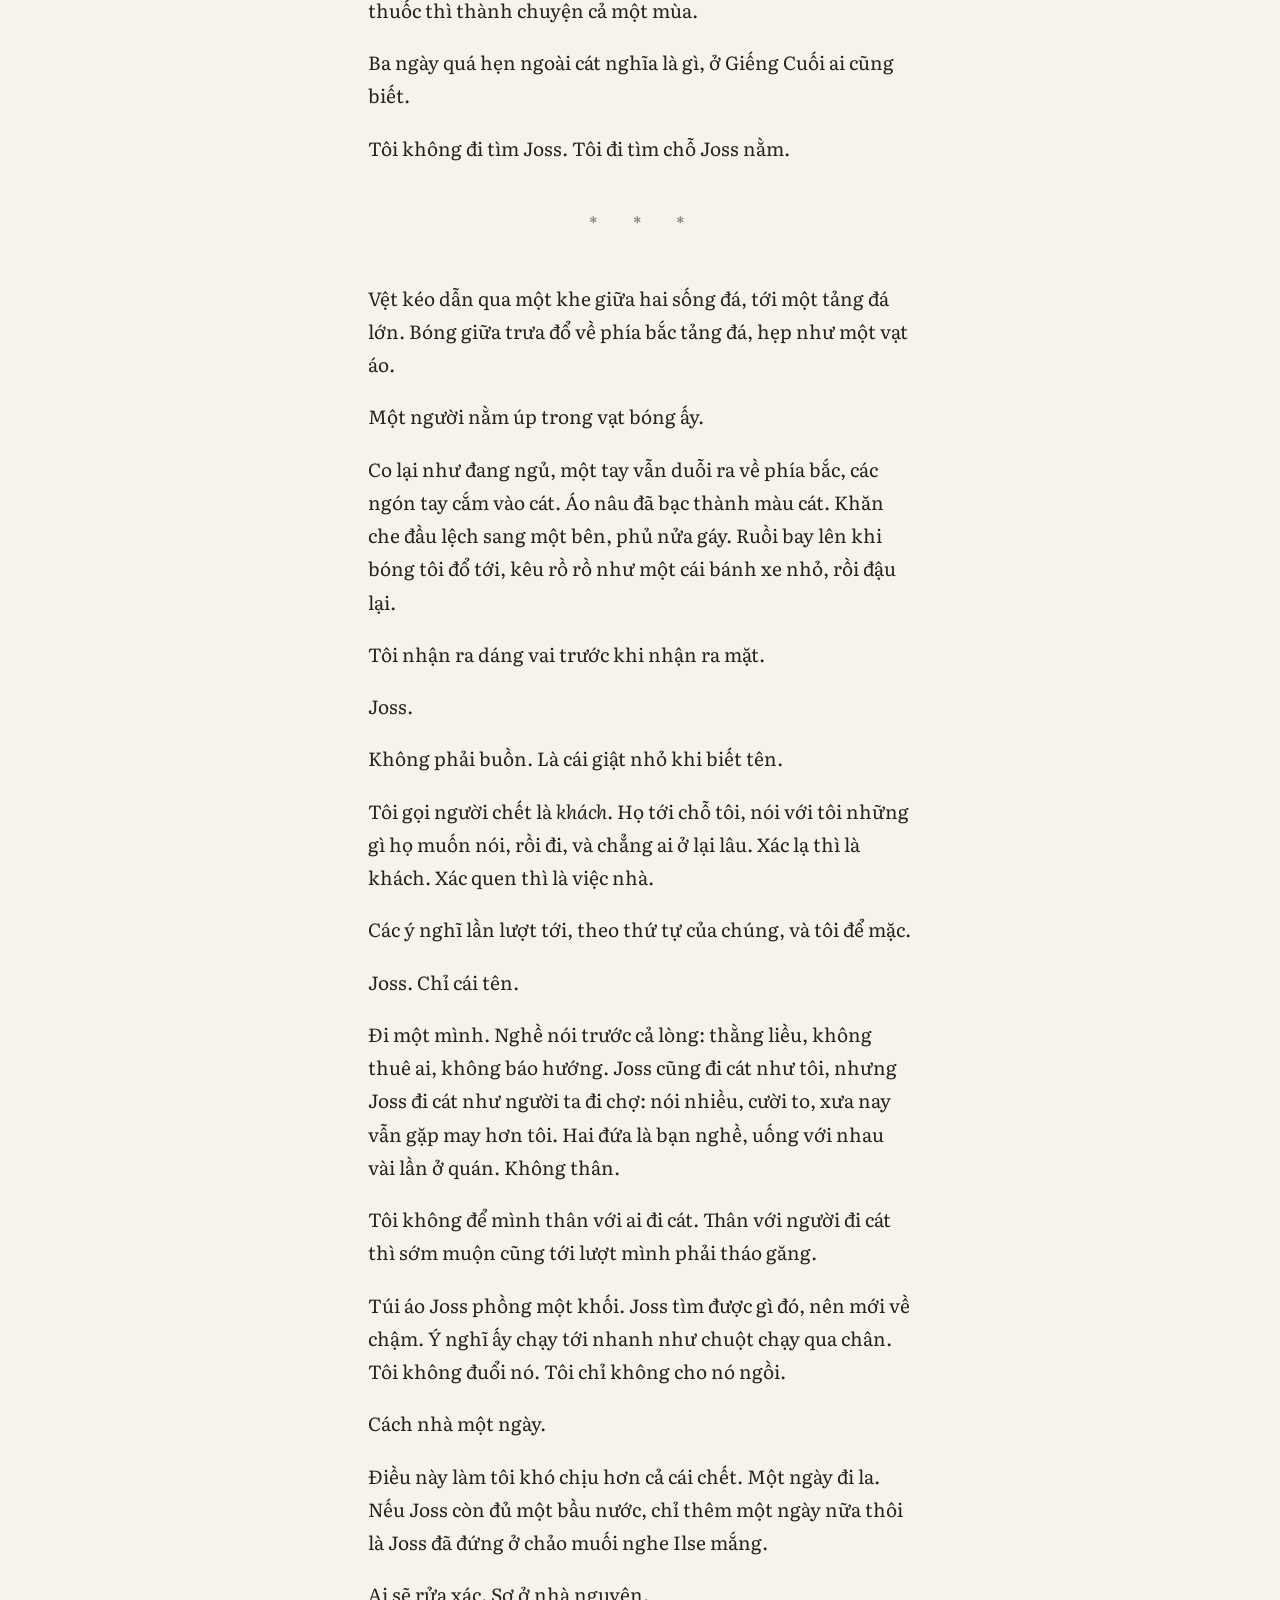
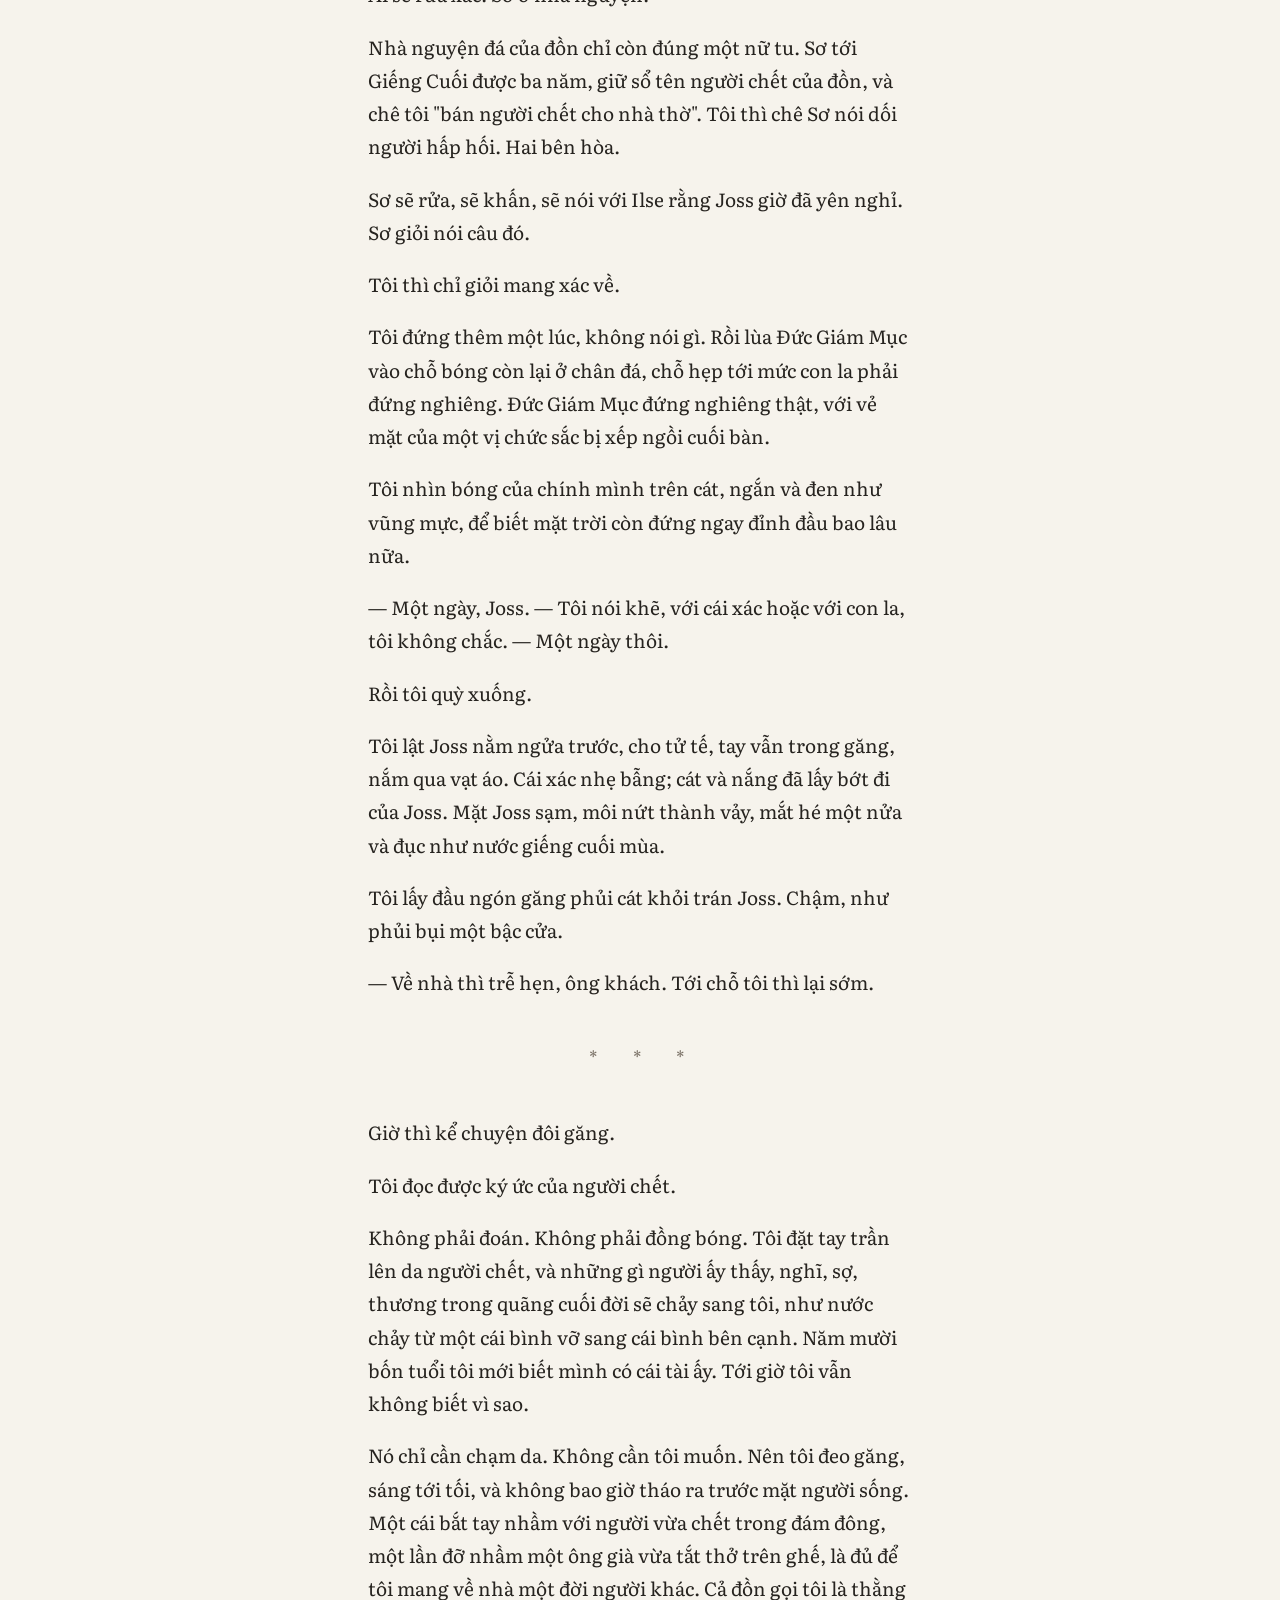
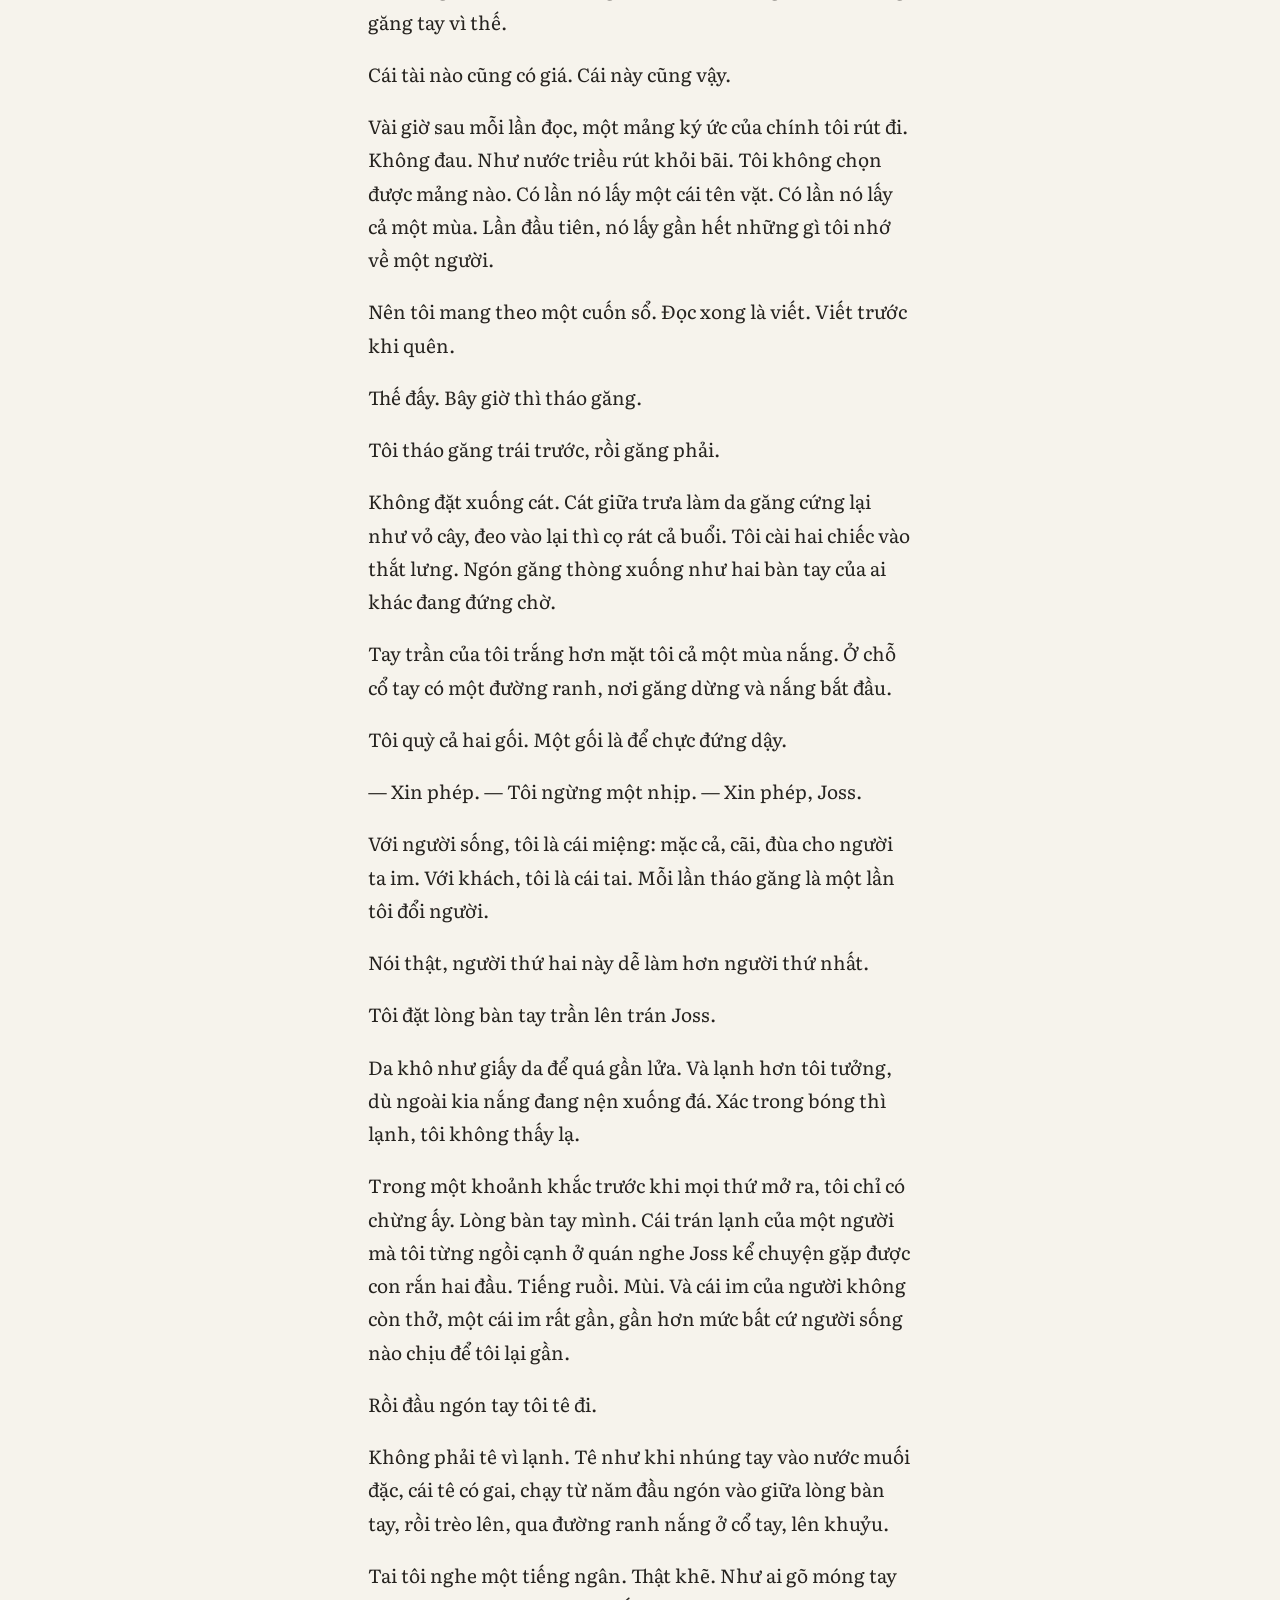
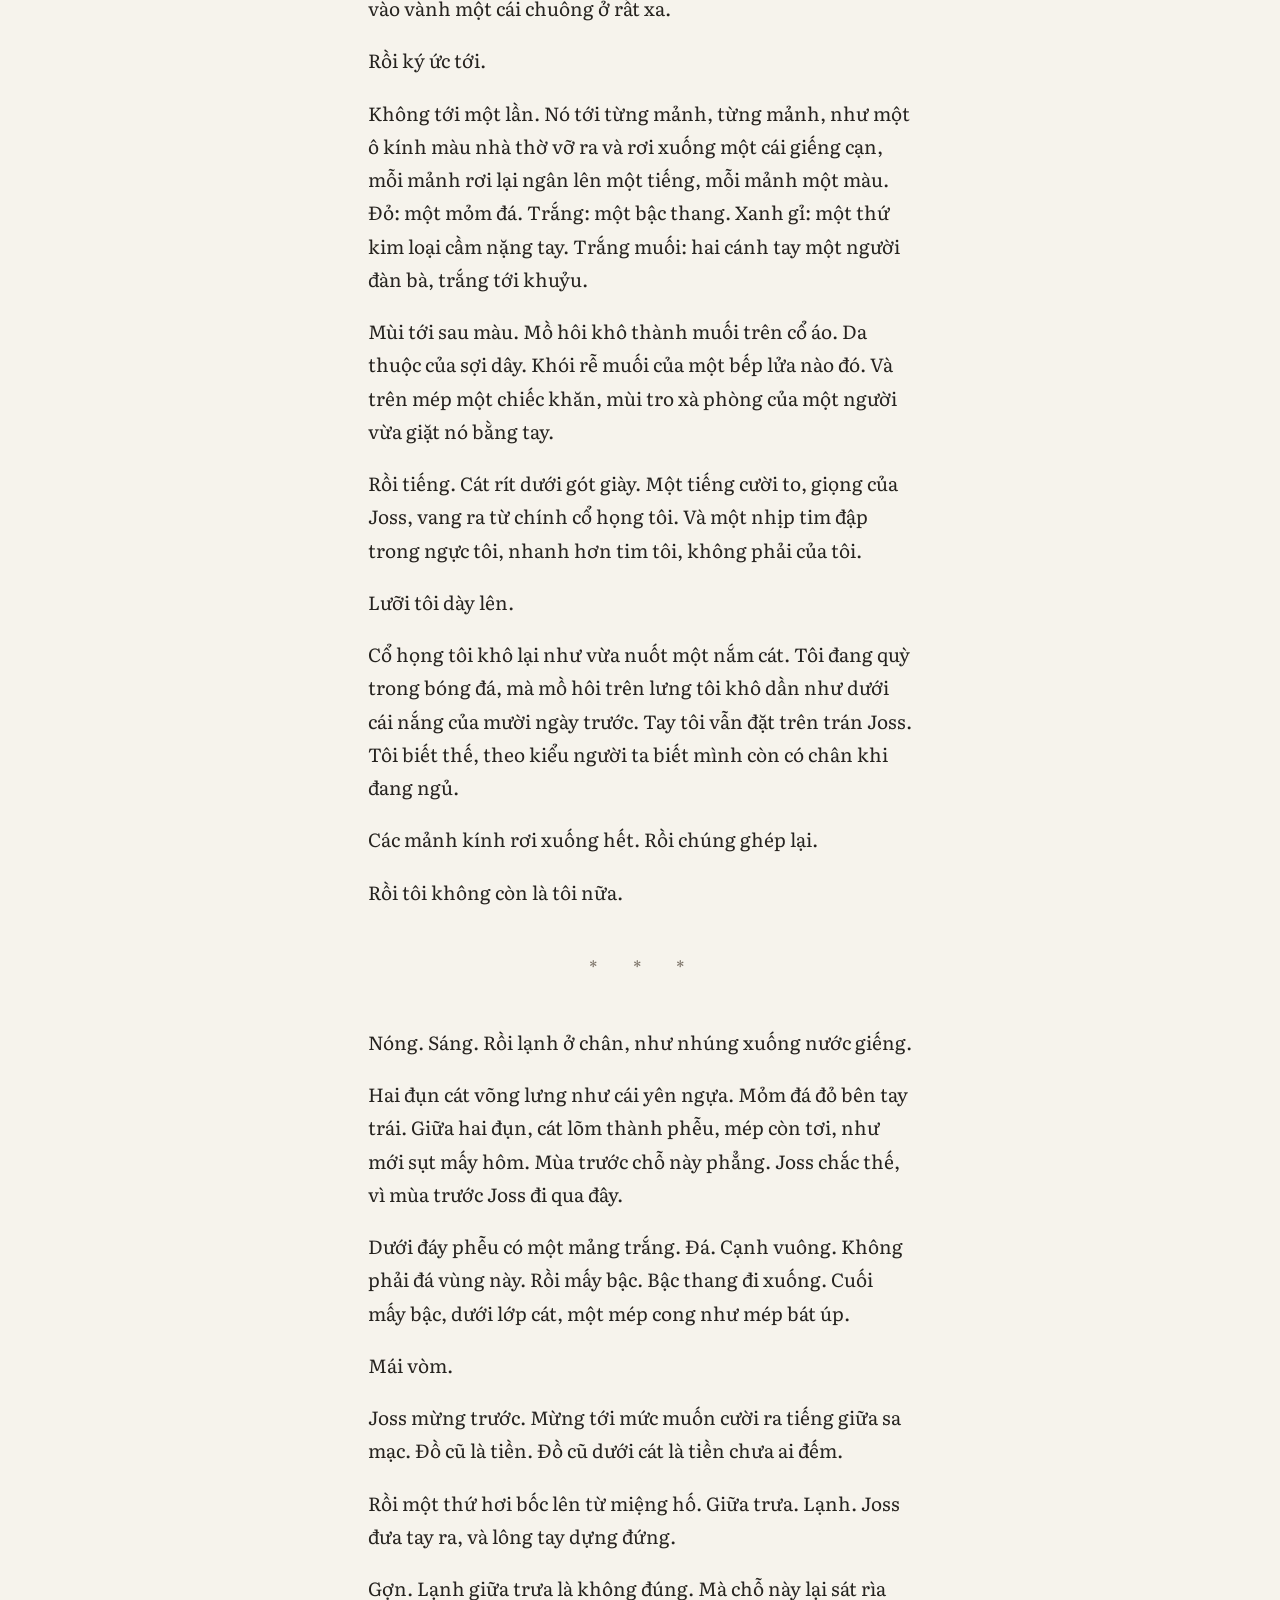
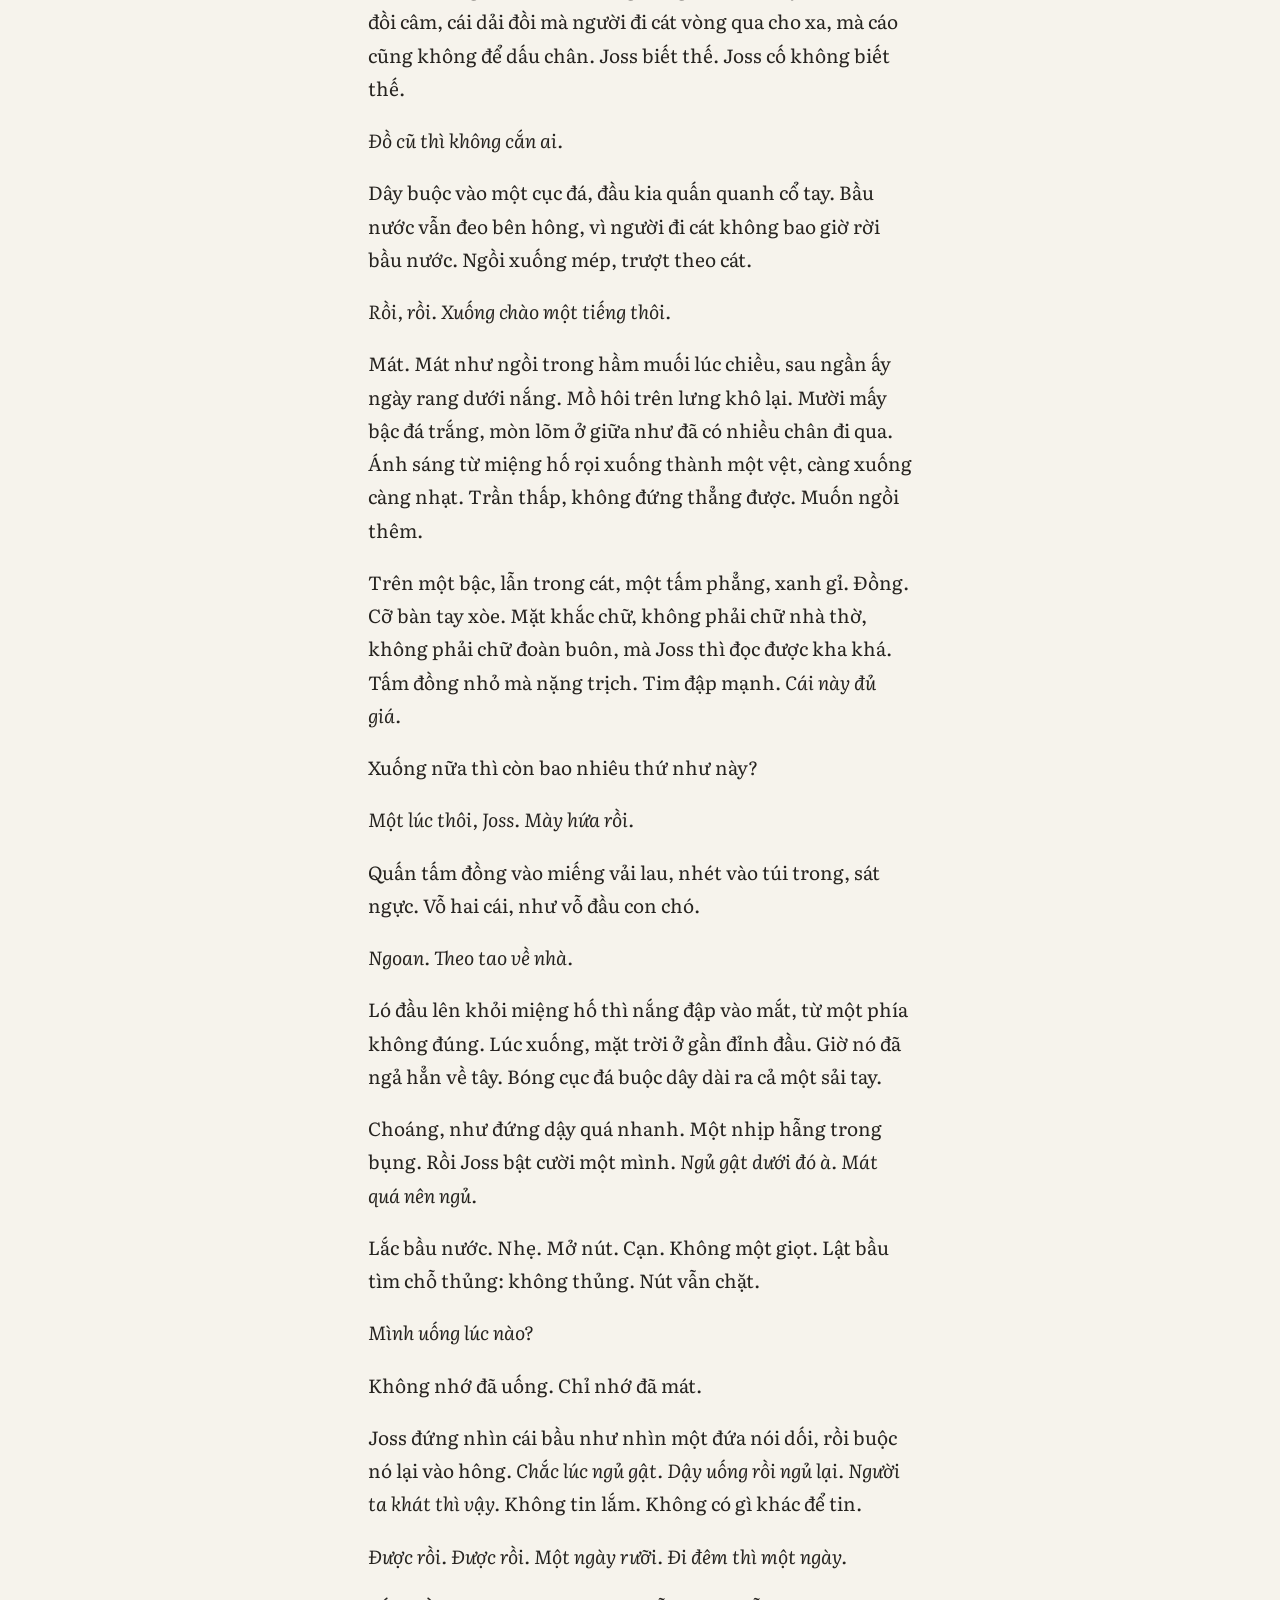
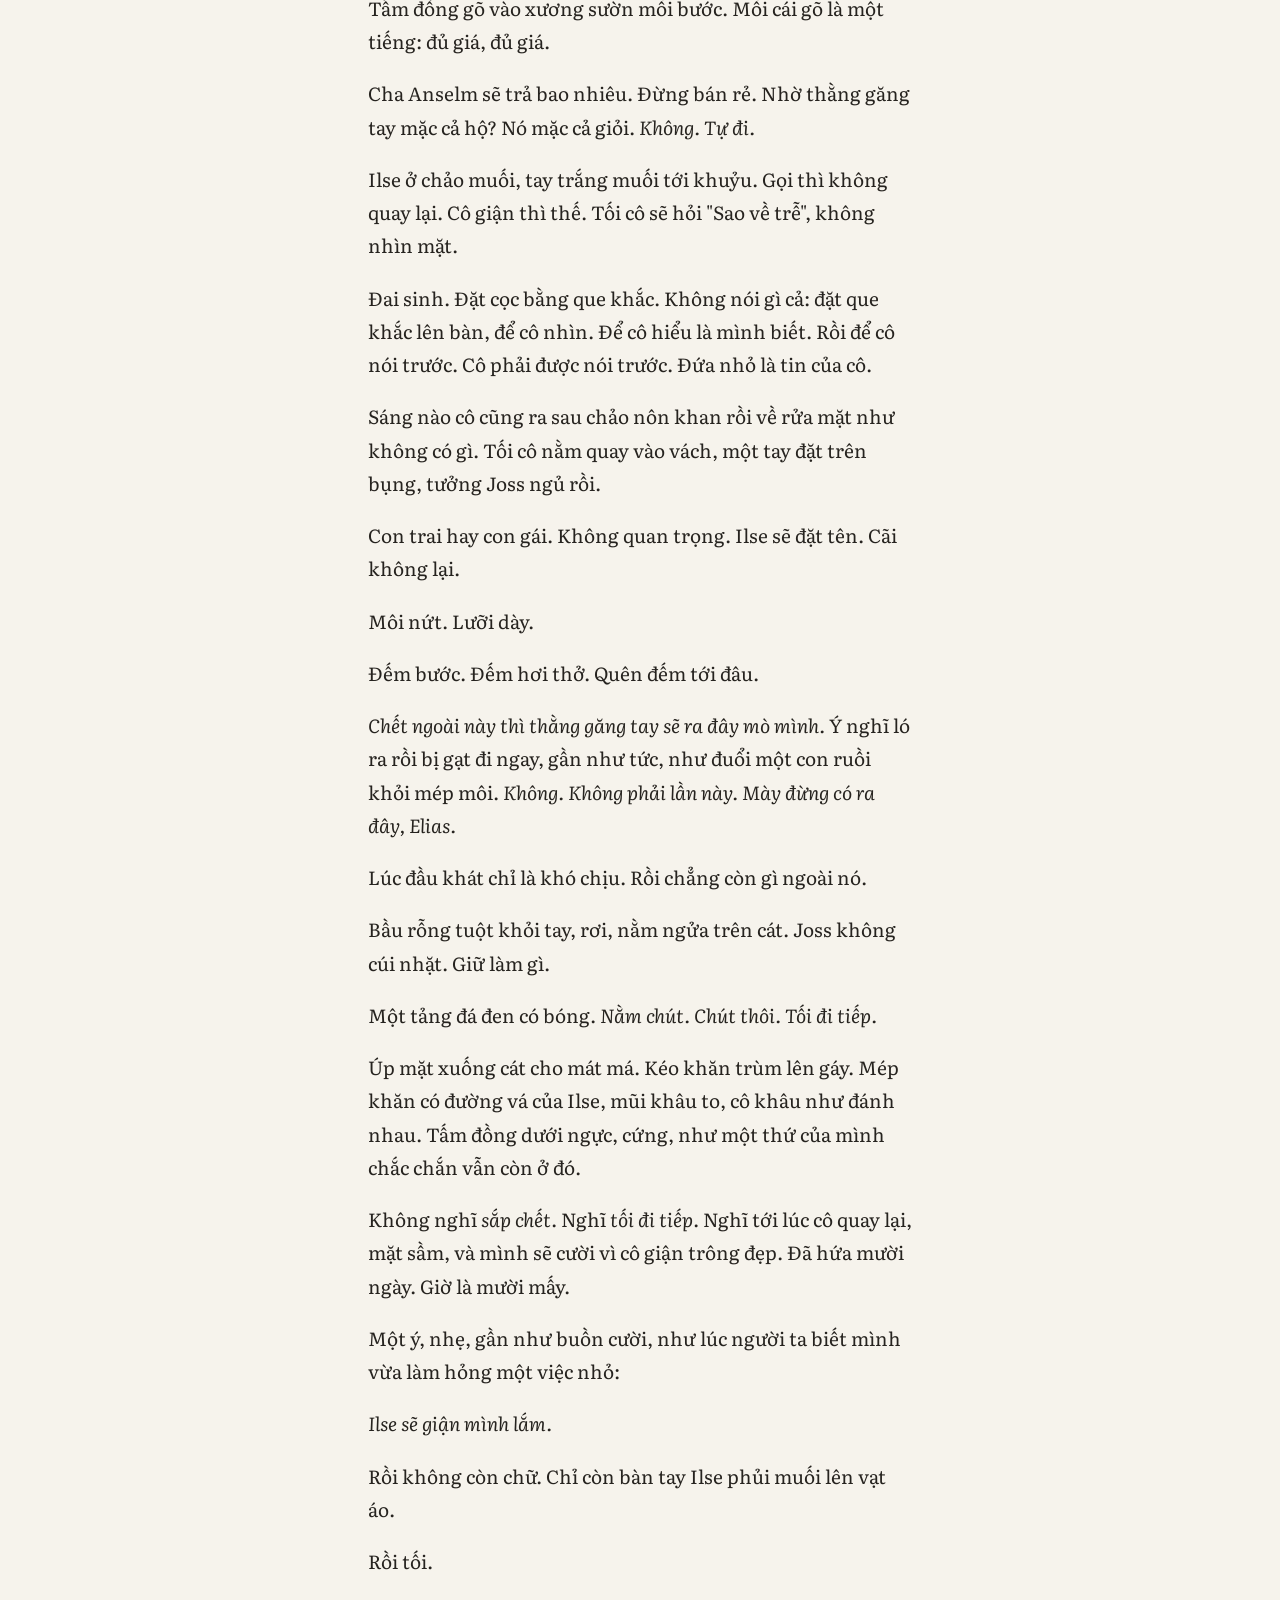
<file: the-silence/ln/q01-c01.html>
<!doctype html>
<html lang="vi">
<head>
<meta charset="utf-8">
<meta name="viewport" content="width=device-width, initial-scale=1">
<title>Chương 1: Khách ngoài cát — Khi Thiên Đường Im Lặng</title>
<link rel="stylesheet" href="../assets/style.css">
<script>
try {
  var s = JSON.parse(localStorage.getItem("silence-reader") || "{}");
  if (s.theme) document.documentElement.dataset.theme = s.theme;
  if (s.size) document.documentElement.style.setProperty("--reader-size", s.size + "px");
} catch (e) {}
</script>
</head>
<body class="reading">
<header class="topbar">
  <a href="index.html" class="home">Khi Thiên Đường Im Lặng</a>
  <span class="where">Quyển 1 — Thành Phố Chôn Vùi · Light novel</span>
</header>
<main class="chapter" data-code="ln-q01-c01" data-edition="ln">
  <header class="chapter-head">
    <p class="eyebrow">Quyển 1 · Chương 1 · Bản light novel</p>
    <h1>Khách ngoài cát</h1>
    <p class="meta">khoảng 31 phút đọc</p>
  </header>
  <article class="prose">
<p>Mát. Mười mấy bậc đá trắng đi xuống bóng tối, mòn lõm ở giữa như đã có nhiều chân đi qua.</p>
<p>Một tấm đồng nặng trịch áp vào ngực.</p>
<p>Rồi khát. Khát tới mức không còn gì khác.</p>
<p>Rồi một ý nghĩ cuối, nhẹ như một hạt cát rơi khỏi mép áo:</p>
<p><em>Ilse sẽ giận mình lắm.</em></p>
<p>Rồi tối.</p>
<p>Đó không phải ký ức của tôi. Giữa trưa hôm ấy tôi mới mượn nó, bằng lòng bàn tay trần, từ một người không còn dùng tới nó nữa.</p>
<p>Nhưng chuyện phải kể từ đầu. Mà đầu thì có chim.</p>
<hr class="scene-break" aria-label="Ngắt cảnh">
<p>Chim lượn vòng cao là còn chờ. Vòng thấp là có thịt.</p>
<p>Hôm nay chúng lượn thấp.</p>
<p>Tôi đếm được năm con, rồi sáu, rồi thôi. Chúng cứ đổi chỗ cho nhau, mà chẳng ai trả tiền tôi để đếm chim. Từ chỗ tôi đứng nghe được cả tiếng chúng vỗ cánh trong hơi nóng, khô và rời rạc, như ai giũ một tấm vải cũ ở phòng bên.</p>
<p>Dưới đàn chim là lưng cá.</p>
<p>Người đi cát gọi bãi đá đen này như thế, vì nó nhô lên giữa cát như sống lưng một con cá to chết cạn: đen bóng, nóng tới mức không ai dại đặt tay trần lên. Tôi dại đủ thứ, nhưng không dại kiểu đó.</p>
<p>Nói cho rõ, vì sớm muộn gì bạn cũng hỏi: <em>người đi cát</em> là chúng tôi. Những người ra sa mạc nhặt đồ cũ của những người đã chết từ lâu, mang về bán cho giáo hội. Gọi cho sang thì là thợ săn di vật có giấy phép. Gọi cho thật thì là <em>đi cát</em>: một nghề, và cũng là cách chết thông dụng nhất ở chỗ tôi ở.</p>
<p>Tôi tên Elias. Hai mươi chín tuổi. Đi cát đã hơn mười năm, và vẫn còn đủ mười ngón tay, nên tính ra là nghề cũng không tệ.</p>
<p>Chỗ tôi ở là Giếng Cuối, một cái đồn tường gạch bùn chừng trăm người, nằm ở rìa sa mạc, nơi loài người còn trụ lại được. Đi xa hơn về phía nam thì chỉ còn cát và những thứ cát chôn. Cái tên của đồn không có gì bí ẩn: nó có một cái giếng, và là cái giếng cuối cùng.</p>
<p>Từ Giếng Cuối đi la về phía nam mất một ngày, tính cả một đêm ngả lưng giữa đường và không tính những lần dừng lại than thở. Tôi đi từ chiều hôm qua, ngủ ngoài cát một giấc ngắn, rồi lên đường lại trước rạng đông.</p>
<p>Than thở thì để dành. Ngoài này chỉ có con la nghe, mà khoản than thở thì nó giỏi hơn tôi.</p>
<p>Lưng cá dài, lắm khe lắm hõm. Tìm người trong đó thì như mò một cây kim trong bao đinh. Nhưng người đi cát không tìm người. Người đi cát tìm vệt.</p>
<p>Nên tôi không leo lên đá. Tôi vòng qua mũi đông, sang mặt nam, chỗ bất cứ ai từ phía nam về nhà cũng phải đi ngang.</p>
<p>Tôi thấy vệt kéo lê trước khi thấy cái bầu.</p>
<p>Vệt chạy chéo qua một sườn cát thấp, từ phía nam lên, nhắm vào lưng cá. Không phải dấu chân. Hai rãnh nông, đứt quãng, thỉnh thoảng có một hõm tròn như chỗ đầu gối chống xuống.</p>
<p>Tôi quỳ bên cạnh. Không tháo găng; cát thì không cần tay trần.</p>
<p>Tôi chẳng bao giờ tháo găng nếu không có lý do, và lý do thì thường đang nằm chết ở đâu đó. Chuyện ấy kể sau.</p>
<p>Hai ngón tay trong lớp da vá chồng vá lướt dọc mép rãnh. Cát ở mép đã sụt mềm, gió đã liếm qua mấy lượt.</p>
<p>Không phải hôm qua. Lâu hơn.</p>
<p>Gót chân lê, không nhấc nổi. Người này đã đi bằng chút sức cuối, kiểu đi cả đời người ta chỉ đi một lần.</p>
<p>Cách đó hơn chục bước, ngược về phía nam, một bầu nước nằm ngửa trên cát, nút mở.</p>
<p>Tôi nhặt lên, lắc, áp vào tai.</p>
<p>Không có gì.</p>
<p>Ở Giếng Cuối, nước chia theo gáo. Người ta đếm gáo như đếm tiền, và ra tới cát thì đếm từng ngụm. Người đi cát chào nhau lúc chia tay không phải bằng "đi bình an" mà bằng hai chữ: <em>"Giữ nước."</em> Vì ngoài này, giữ được nước là giữ được mọi thứ khác.</p>
<p>Không ai vứt một cái bầu còn nước. Bầu ngửa, nút mở, nghĩa là người ta đã dốc ngược nó tới giọt chót, rồi còn đứng nhìn cái miệng bầu thêm một lúc, như thể nhìn lâu thì nó sẽ đổi ý.</p>
<p>Tôi biết kiểu nhìn đó. Tôi từng nhìn như thế. Bầu chưa đổi ý lần nào.</p>
<p>Vệt kéo đi về phía bắc, vào lưng cá.</p>
<p>Tôi đứng nhìn theo hướng ấy hơi lâu. Bên kia lưng cá là Giếng Cuối.</p>
<p>Người này đang về nhà.</p>
<p>Sau lưng tôi, con la thở phì một hơi dài, đầy ý kiến.</p>
<p>— Đừng nhìn tôi thế, thưa Đức Giám Mục. — Tôi buộc cái bầu rỗng vào yên, cạnh bầu của mình. — Ngài không được uống phần này đâu. Phần này của người khác rồi.</p>
<p>Đức Giám Mục hất đầu. Cái mõ gỗ dưới cổ nó lóc cóc hai tiếng.</p>
<p>— Vâng. Tôi biết Ngài không ưng. Ngài chưa ưng cái gì bao giờ.</p>
<p>Nói cho rõ lần nữa: tôi không xúc phạm giáo hội. Tôi chỉ gọi con la của tôi bằng tên của nó.</p>
<p>Đức Giám Mục là một con la xám, lông bụng bạc như muối, tai một bên cụp, và có cái tính của một vị chức sắc bị điều đi giáo xứ nghèo nhất giáo phận. Nó chở đồ cho tôi đã sáu mùa.</p>
<p>Cái tên ấy do Tobi đặt.</p>
<p>Tobi mười một tuổi, mồ côi, làm việc vặt quanh đồn: cào chảo muối, chạy tin, dắt la. Trên cổ và má trái thằng bé có một vết bớt sẫm hình bàn tay, thứ mà dân gian gọi là <em>dấu tay quỷ</em>, và vì cái dấu ấy mà mẹ nó từng bị đuổi khỏi một thị trấn miền trong. Tobi nói nhanh, khoác lác, không bao giờ đứng yên, và bám theo tôi đòi học nghề từ hồi chưa cao tới yên la. Tôi làm như bị nó làm phiền. Rồi tôi dạy nó buộc dây.</p>
<p>Tôi còn nhớ buổi chiều Tobi đặt cái tên này, nhớ thằng bé cười tới mức phải ngồi bệt xuống đất, và giờ nghĩ tới là khóe miệng tôi lại nhếch lên. Từ hôm ấy tôi gọi con la bằng đủ tước, đủ kính ngữ. Nhất là khi đứng trước cổng Nhà Thẩm Định ở Thành Chuông.</p>
<p>Thành Chuông là thị trấn giáo phận, đi la về phía bắc hai ba ngày. Nhà Thẩm Định là nơi giáo hội xem, xác thực và mua lại đồ cũ mà bọn tôi mang về; giáo hội không trả bằng tiền mà bằng que khắc, đổi được ra nước, muối, phép lành cho giếng. Người ngồi sau quầy ở đó là Cha Anselm, linh mục thẩm định, kính lúp đeo ở cổ, ngón tay lúc nào cũng dính sáp niêm phong. Mười năm nay Cha Anselm mua đồ của tôi và tôi mặc cả với Cha, như hai người đánh cờ không tin nhau. Mỗi lần tôi dắt Đức Giám Mục tới cổng, Cha Anselm lại nhăn mặt như vừa nuốt phải một nhúm muối.</p>
<p>Đi cát một mình thì một cái tên là thứ bầu bạn rẻ nhất.</p>
<p>Tôi chưa bao giờ chê thứ gì vì nó rẻ.</p>
<p>Tôi dắt Đức Giám Mục đi theo vệt kéo, ngược lên lưng cá. Chim dạt lên cao một chút khi thấy người, kêu khàn, rồi lại vòng.</p>
<p>Joss quá hẹn ba ngày.</p>
<p>Ilse không tới gõ cửa nhà tôi.</p>
<p>Ilse là vợ Joss, làm ở chảo muối phía tây đồn, hai cánh tay lúc nào cũng trắng muối tới khuỷu. Ilse ít nói, cứng như cái cán xẻng, và gặp chuyện thì giận thay cho khóc. Ilse không tới gõ cửa nhà tôi mà tới nhờ bà Hedda, và tôi hiểu vì sao.</p>
<p>Dân đồn gọi tôi là <em>kẻ nói chuyện với người chết</em>. Họ cần tôi khi có người mất tích ngoài cát, và tránh tôi khi trong nhà vừa có người mất. Nhà có người đi cát chưa về thì không ai gõ cửa tôi. Gõ cửa tôi là nhận rằng mình đã biết rồi.</p>
<p>Bà Hedda thì chẳng giữ ý như thế.</p>
<p>Bà Hedda là người giữ giếng của Giếng Cuối, giữ hơn bốn mươi năm, già hơn cả cái tường đồn ở mấy chỗ vá. Bà nhai rễ muối cho ấm họng, có đôi tay to như tay đàn ông, chửi giáo hội xong vẫn đi thắp nến. Mười sáu năm trước, bà nhận nuôi một thằng bé mười ba tuổi cõng đứa em gái lạc tới cổng đồn, khi cả đồn bảo đừng. Thằng bé ấy là tôi. Những chuyện hồi nhỏ của tôi, phần lớn tôi biết là vì bà Hedda kể lại.</p>
<p>Bà Hedda đứng ở ngưỡng cửa, một tay chống khung, nói: "Thằng găng tay, đi tìm thằng Joss."</p>
<p><em>Thằng găng tay</em> là tôi. Bà Hedda hiếm khi gọi tên tôi. Cả đồn cũng thế.</p>
<p>Bà Hedda ho giữa câu. Một tràng dài, khô, như kéo một bao cát qua sàn gỗ.</p>
<p>Tôi không thích tiếng ho đó. Tôi cũng không nghĩ về nó lâu được. Nghĩ lâu thì nó thành chuyện tiền thuốc, mà tiền thuốc thì thành chuyện cả một mùa.</p>
<p>Ba ngày quá hẹn ngoài cát nghĩa là gì, ở Giếng Cuối ai cũng biết.</p>
<p>Tôi không đi tìm Joss. Tôi đi tìm chỗ Joss nằm.</p>
<hr class="scene-break" aria-label="Ngắt cảnh">
<p>Vệt kéo dẫn qua một khe giữa hai sống đá, tới một tảng đá lớn. Bóng giữa trưa đổ về phía bắc tảng đá, hẹp như một vạt áo.</p>
<p>Một người nằm úp trong vạt bóng ấy.</p>
<p>Co lại như đang ngủ, một tay vẫn duỗi ra về phía bắc, các ngón tay cắm vào cát. Áo nâu đã bạc thành màu cát. Khăn che đầu lệch sang một bên, phủ nửa gáy. Ruồi bay lên khi bóng tôi đổ tới, kêu rồ rồ như một cái bánh xe nhỏ, rồi đậu lại.</p>
<p>Tôi nhận ra dáng vai trước khi nhận ra mặt.</p>
<p>Joss.</p>
<p>Không phải buồn. Là cái giật nhỏ khi biết tên.</p>
<p>Tôi gọi người chết là <em>khách</em>. Họ tới chỗ tôi, nói với tôi những gì họ muốn nói, rồi đi, và chẳng ai ở lại lâu. Xác lạ thì là khách. Xác quen thì là việc nhà.</p>
<p>Các ý nghĩ lần lượt tới, theo thứ tự của chúng, và tôi để mặc.</p>
<p>Joss. Chỉ cái tên.</p>
<p>Đi một mình. Nghề nói trước cả lòng: thằng liều, không thuê ai, không báo hướng. Joss cũng đi cát như tôi, nhưng Joss đi cát như người ta đi chợ: nói nhiều, cười to, xưa nay vẫn gặp may hơn tôi. Hai đứa là bạn nghề, uống với nhau vài lần ở quán. Không thân.</p>
<p>Tôi không để mình thân với ai đi cát. Thân với người đi cát thì sớm muộn cũng tới lượt mình phải tháo găng.</p>
<p>Túi áo Joss phồng một khối. Joss tìm được gì đó, nên mới về chậm. Ý nghĩ ấy chạy tới nhanh như chuột chạy qua chân. Tôi không đuổi nó. Tôi chỉ không cho nó ngồi.</p>
<p>Cách nhà một ngày.</p>
<p>Điều này làm tôi khó chịu hơn cả cái chết. Một ngày đi la. Nếu Joss còn đủ một bầu nước, chỉ thêm một ngày nữa thôi là Joss đã đứng ở chảo muối nghe Ilse mắng.</p>
<p>Ai sẽ rửa xác. Sơ ở nhà nguyện.</p>
<p>Nhà nguyện đá của đồn chỉ còn đúng một nữ tu. Sơ tới Giếng Cuối được ba năm, giữ sổ tên người chết của đồn, và chê tôi "bán người chết cho nhà thờ". Tôi thì chê Sơ nói dối người hấp hối. Hai bên hòa.</p>
<p>Sơ sẽ rửa, sẽ khấn, sẽ nói với Ilse rằng Joss giờ đã yên nghỉ. Sơ giỏi nói câu đó.</p>
<p>Tôi thì chỉ giỏi mang xác về.</p>
<p>Tôi đứng thêm một lúc, không nói gì. Rồi lùa Đức Giám Mục vào chỗ bóng còn lại ở chân đá, chỗ hẹp tới mức con la phải đứng nghiêng. Đức Giám Mục đứng nghiêng thật, với vẻ mặt của một vị chức sắc bị xếp ngồi cuối bàn.</p>
<p>Tôi nhìn bóng của chính mình trên cát, ngắn và đen như vũng mực, để biết mặt trời còn đứng ngay đỉnh đầu bao lâu nữa.</p>
<p>— Một ngày, Joss. — Tôi nói khẽ, với cái xác hoặc với con la, tôi không chắc. — Một ngày thôi.</p>
<p>Rồi tôi quỳ xuống.</p>
<p>Tôi lật Joss nằm ngửa trước, cho tử tế, tay vẫn trong găng, nắm qua vạt áo. Cái xác nhẹ bẫng; cát và nắng đã lấy bớt đi của Joss. Mặt Joss sạm, môi nứt thành vảy, mắt hé một nửa và đục như nước giếng cuối mùa.</p>
<p>Tôi lấy đầu ngón găng phủi cát khỏi trán Joss. Chậm, như phủi bụi một bậc cửa.</p>
<p>— Về nhà thì trễ hẹn, ông khách. Tới chỗ tôi thì lại sớm.</p>
<hr class="scene-break" aria-label="Ngắt cảnh">
<p>Giờ thì kể chuyện đôi găng.</p>
<p>Tôi đọc được ký ức của người chết.</p>
<p>Không phải đoán. Không phải đồng bóng. Tôi đặt tay trần lên da người chết, và những gì người ấy thấy, nghĩ, sợ, thương trong quãng cuối đời sẽ chảy sang tôi, như nước chảy từ một cái bình vỡ sang cái bình bên cạnh. Năm mười bốn tuổi tôi mới biết mình có cái tài ấy. Tới giờ tôi vẫn không biết vì sao.</p>
<p>Nó chỉ cần chạm da. Không cần tôi muốn. Nên tôi đeo găng, sáng tới tối, và không bao giờ tháo ra trước mặt người sống. Một cái bắt tay nhầm với người vừa chết trong đám đông, một lần đỡ nhầm một ông già vừa tắt thở trên ghế, là đủ để tôi mang về nhà một đời người khác. Cả đồn gọi tôi là thằng găng tay vì thế.</p>
<p>Cái tài nào cũng có giá. Cái này cũng vậy.</p>
<p>Vài giờ sau mỗi lần đọc, một mảng ký ức của chính tôi rút đi. Không đau. Như nước triều rút khỏi bãi. Tôi không chọn được mảng nào. Có lần nó lấy một cái tên vặt. Có lần nó lấy cả một mùa. Lần đầu tiên, nó lấy gần hết những gì tôi nhớ về một người.</p>
<p>Nên tôi mang theo một cuốn sổ. Đọc xong là viết. Viết trước khi quên.</p>
<p>Thế đấy. Bây giờ thì tháo găng.</p>
<p>Tôi tháo găng trái trước, rồi găng phải.</p>
<p>Không đặt xuống cát. Cát giữa trưa làm da găng cứng lại như vỏ cây, đeo vào lại thì cọ rát cả buổi. Tôi cài hai chiếc vào thắt lưng. Ngón găng thòng xuống như hai bàn tay của ai khác đang đứng chờ.</p>
<p>Tay trần của tôi trắng hơn mặt tôi cả một mùa nắng. Ở chỗ cổ tay có một đường ranh, nơi găng dừng và nắng bắt đầu.</p>
<p>Tôi quỳ cả hai gối. Một gối là để chực đứng dậy.</p>
<p>— Xin phép. — Tôi ngừng một nhịp. — Xin phép, Joss.</p>
<p>Với người sống, tôi là cái miệng: mặc cả, cãi, đùa cho người ta im. Với khách, tôi là cái tai. Mỗi lần tháo găng là một lần tôi đổi người.</p>
<p>Nói thật, người thứ hai này dễ làm hơn người thứ nhất.</p>
<p>Tôi đặt lòng bàn tay trần lên trán Joss.</p>
<p>Da khô như giấy da để quá gần lửa. Và lạnh hơn tôi tưởng, dù ngoài kia nắng đang nện xuống đá. Xác trong bóng thì lạnh, tôi không thấy lạ.</p>
<p>Trong một khoảnh khắc trước khi mọi thứ mở ra, tôi chỉ có chừng ấy. Lòng bàn tay mình. Cái trán lạnh của một người mà tôi từng ngồi cạnh ở quán nghe Joss kể chuyện gặp được con rắn hai đầu. Tiếng ruồi. Mùi. Và cái im của người không còn thở, một cái im rất gần, gần hơn mức bất cứ người sống nào chịu để tôi lại gần.</p>
<p>Rồi đầu ngón tay tôi tê đi.</p>
<p>Không phải tê vì lạnh. Tê như khi nhúng tay vào nước muối đặc, cái tê có gai, chạy từ năm đầu ngón vào giữa lòng bàn tay, rồi trèo lên, qua đường ranh nắng ở cổ tay, lên khuỷu.</p>
<p>Tai tôi nghe một tiếng ngân. Thật khẽ. Như ai gõ móng tay vào vành một cái chuông ở rất xa.</p>
<p>Rồi ký ức tới.</p>
<p>Không tới một lần. Nó tới từng mảnh, từng mảnh, như một ô kính màu nhà thờ vỡ ra và rơi xuống một cái giếng cạn, mỗi mảnh rơi lại ngân lên một tiếng, mỗi mảnh một màu. Đỏ: một mỏm đá. Trắng: một bậc thang. Xanh gỉ: một thứ kim loại cầm nặng tay. Trắng muối: hai cánh tay một người đàn bà, trắng tới khuỷu.</p>
<p>Mùi tới sau màu. Mồ hôi khô thành muối trên cổ áo. Da thuộc của sợi dây. Khói rễ muối của một bếp lửa nào đó. Và trên mép một chiếc khăn, mùi tro xà phòng của một người vừa giặt nó bằng tay.</p>
<p>Rồi tiếng. Cát rít dưới gót giày. Một tiếng cười to, giọng của Joss, vang ra từ chính cổ họng tôi. Và một nhịp tim đập trong ngực tôi, nhanh hơn tim tôi, không phải của tôi.</p>
<p>Lưỡi tôi dày lên.</p>
<p>Cổ họng tôi khô lại như vừa nuốt một nắm cát. Tôi đang quỳ trong bóng đá, mà mồ hôi trên lưng tôi khô dần như dưới cái nắng của mười ngày trước. Tay tôi vẫn đặt trên trán Joss. Tôi biết thế, theo kiểu người ta biết mình còn có chân khi đang ngủ.</p>
<p>Các mảnh kính rơi xuống hết. Rồi chúng ghép lại.</p>
<p>Rồi tôi không còn là tôi nữa.</p>
<hr class="scene-break" aria-label="Ngắt cảnh">
<p>Nóng. Sáng. Rồi lạnh ở chân, như nhúng xuống nước giếng.</p>
<p>Hai đụn cát võng lưng như cái yên ngựa. Mỏm đá đỏ bên tay trái. Giữa hai đụn, cát lõm thành phễu, mép còn tơi, như mới sụt mấy hôm. Mùa trước chỗ này phẳng. Joss chắc thế, vì mùa trước Joss đi qua đây.</p>
<p>Dưới đáy phễu có một mảng trắng. Đá. Cạnh vuông. Không phải đá vùng này. Rồi mấy bậc. Bậc thang đi xuống. Cuối mấy bậc, dưới lớp cát, một mép cong như mép bát úp.</p>
<p>Mái vòm.</p>
<p>Joss mừng trước. Mừng tới mức muốn cười ra tiếng giữa sa mạc. Đồ cũ là tiền. Đồ cũ dưới cát là tiền chưa ai đếm.</p>
<p>Rồi một thứ hơi bốc lên từ miệng hố. Giữa trưa. Lạnh. Joss đưa tay ra, và lông tay dựng đứng.</p>
<p>Gợn. Lạnh giữa trưa là không đúng. Mà chỗ này lại sát rìa đồi câm, cái dải đồi mà người đi cát vòng qua cho xa, mà cáo cũng không để dấu chân. Joss biết thế. Joss cố không biết thế.</p>
<p><em>Đồ cũ thì không cắn ai.</em></p>
<p>Dây buộc vào một cục đá, đầu kia quấn quanh cổ tay. Bầu nước vẫn đeo bên hông, vì người đi cát không bao giờ rời bầu nước. Ngồi xuống mép, trượt theo cát.</p>
<p><em>Rồi, rồi. Xuống chào một tiếng thôi.</em></p>
<p>Mát. Mát như ngồi trong hầm muối lúc chiều, sau ngần ấy ngày rang dưới nắng. Mồ hôi trên lưng khô lại. Mười mấy bậc đá trắng, mòn lõm ở giữa như đã có nhiều chân đi qua. Ánh sáng từ miệng hố rọi xuống thành một vệt, càng xuống càng nhạt. Trần thấp, không đứng thẳng được. Muốn ngồi thêm.</p>
<p>Trên một bậc, lẫn trong cát, một tấm phẳng, xanh gỉ. Đồng. Cỡ bàn tay xòe. Mặt khắc chữ, không phải chữ nhà thờ, không phải chữ đoàn buôn, mà Joss thì đọc được kha khá. Tấm đồng nhỏ mà nặng trịch. Tim đập mạnh. <em>Cái này đủ giá.</em></p>
<p>Xuống nữa thì còn bao nhiêu thứ như này?</p>
<p><em>Một lúc thôi, Joss. Mày hứa rồi.</em></p>
<p>Quấn tấm đồng vào miếng vải lau, nhét vào túi trong, sát ngực. Vỗ hai cái, như vỗ đầu con chó.</p>
<p><em>Ngoan. Theo tao về nhà.</em></p>
<p>Ló đầu lên khỏi miệng hố thì nắng đập vào mắt, từ một phía không đúng. Lúc xuống, mặt trời ở gần đỉnh đầu. Giờ nó đã ngả hẳn về tây. Bóng cục đá buộc dây dài ra cả một sải tay.</p>
<p>Choáng, như đứng dậy quá nhanh. Một nhịp hẫng trong bụng. Rồi Joss bật cười một mình. <em>Ngủ gật dưới đó à. Mát quá nên ngủ.</em></p>
<p>Lắc bầu nước. Nhẹ. Mở nút. Cạn. Không một giọt. Lật bầu tìm chỗ thủng: không thủng. Nút vẫn chặt.</p>
<p><em>Mình uống lúc nào?</em></p>
<p>Không nhớ đã uống. Chỉ nhớ đã mát.</p>
<p>Joss đứng nhìn cái bầu như nhìn một đứa nói dối, rồi buộc nó lại vào hông. <em>Chắc lúc ngủ gật. Dậy uống rồi ngủ lại. Người ta khát thì vậy.</em> Không tin lắm. Không có gì khác để tin.</p>
<p><em>Được rồi. Được rồi. Một ngày rưỡi. Đi đêm thì một ngày.</em></p>
<p>Tấm đồng gõ vào xương sườn mỗi bước. Mỗi cái gõ là một tiếng: đủ giá, đủ giá.</p>
<p>Cha Anselm sẽ trả bao nhiêu. Đừng bán rẻ. Nhờ thằng găng tay mặc cả hộ? Nó mặc cả giỏi. <em>Không. Tự đi.</em></p>
<p>Ilse ở chảo muối, tay trắng muối tới khuỷu. Gọi thì không quay lại. Cô giận thì thế. Tối cô sẽ hỏi "Sao về trễ", không nhìn mặt.</p>
<p>Đai sinh. Đặt cọc bằng que khắc. Không nói gì cả: đặt que khắc lên bàn, để cô nhìn. Để cô hiểu là mình biết. Rồi để cô nói trước. Cô phải được nói trước. Đứa nhỏ là tin của cô.</p>
<p>Sáng nào cô cũng ra sau chảo nôn khan rồi về rửa mặt như không có gì. Tối cô nằm quay vào vách, một tay đặt trên bụng, tưởng Joss ngủ rồi.</p>
<p>Con trai hay con gái. Không quan trọng. Ilse sẽ đặt tên. Cãi không lại.</p>
<p>Môi nứt. Lưỡi dày.</p>
<p>Đếm bước. Đếm hơi thở. Quên đếm tới đâu.</p>
<p><em>Chết ngoài này thì thằng găng tay sẽ ra đây mò mình.</em> Ý nghĩ ló ra rồi bị gạt đi ngay, gần như tức, như đuổi một con ruồi khỏi mép môi. <em>Không. Không phải lần này. Mày đừng có ra đây, Elias.</em></p>
<p>Lúc đầu khát chỉ là khó chịu. Rồi chẳng còn gì ngoài nó.</p>
<p>Bầu rỗng tuột khỏi tay, rơi, nằm ngửa trên cát. Joss không cúi nhặt. Giữ làm gì.</p>
<p>Một tảng đá đen có bóng. <em>Nằm chút. Chút thôi. Tối đi tiếp.</em></p>
<p>Úp mặt xuống cát cho mát má. Kéo khăn trùm lên gáy. Mép khăn có đường vá của Ilse, mũi khâu to, cô khâu như đánh nhau. Tấm đồng dưới ngực, cứng, như một thứ của mình chắc chắn vẫn còn ở đó.</p>
<p>Không nghĩ <em>sắp chết</em>. Nghĩ <em>tối đi tiếp</em>. Nghĩ tới lúc cô quay lại, mặt sầm, và mình sẽ cười vì cô giận trông đẹp. Đã hứa mười ngày. Giờ là mười mấy.</p>
<p>Một ý, nhẹ, gần như buồn cười, như lúc người ta biết mình vừa làm hỏng một việc nhỏ:</p>
<p><em>Ilse sẽ giận mình lắm.</em></p>
<p>Rồi không còn chữ. Chỉ còn bàn tay Ilse phủi muối lên vạt áo.</p>
<p>Rồi tối.</p>
<p>Tay tôi bật khỏi trán Joss như rụt khỏi nồi nước sôi.</p>
<hr class="scene-break" aria-label="Ngắt cảnh">
<p>Tôi ngồi bệt xuống gót chân.</p>
<p>Năm đầu ngón tay tôi vẫn còn tê, cái tê có gai ấy rút xuống dần từ khuỷu, như nước rút khỏi một bậc đá. Tôi nắm tay lại, mở ra, nắm lại. Vẫn là tay tôi.</p>
<p>Niềm vui của Joss vẫn còn trên người tôi. Tôi đã mặc nó suốt cả đoạn đường, như mặc áo của người khác: rộng, có mùi người khác.</p>
<p>Tôi chưa từng chờ một đứa con. Vậy mà trong lúc đọc, tôi đã chờ.</p>
<p>Còn cơn khát cuối thì không mặc vào rồi cởi ra được. Nó dính vào da.</p>
<p>Cổ họng tôi khô như vừa đi qua mười ngày cát, dù bầu của tôi vẫn còn nước, treo ngay trên yên. Tôi biết thế. Cổ họng tôi thì không chịu biết.</p>
<p>Câu đầu tiên ra miệng phải là một câu đùa. Tôi cần nghe giọng mình để biết mình là ai.</p>
<p>— Ilse sẽ giận ông lắm, Joss. — Giọng tôi khàn. — Ông nói đúng một câu đó.</p>
<p>Ruồi lại đậu xuống. Đức Giám Mục đổi chân.</p>
<p>Joss biết.</p>
<p>Ilse có mang, và Joss biết. Joss đã đợi Ilse nói trước, để làm bộ ngạc nhiên. Tôi không hiểu nổi vì sao người ta lại cần làm bộ ngạc nhiên với nhau. Nhưng tôi hiểu là Joss đã muốn thế lắm.</p>
<p>Đai sinh là phép lành sinh nở của giáo hội: một sợi đai đã ban phép, giáo hội cho thuê chứ không bán, phải đặt cọc bằng que khắc, để người đàn bà đeo cho tới ngày sinh. Ở rìa sa mạc này, không mấy nhà đặt nổi cái cọc ấy. Giờ thì tôi biết Joss đi chuyến này để làm gì.</p>
<p>Mặt trời sai chỗ. Người khát hay nhầm giờ; tôi từng thấy người đi cát thề rằng trời sáng lúc nửa đêm.</p>
<p>Được. Cái đó giải được.</p>
<p>Chỉ cái bầu thì tôi không giải được. Joss không phải loại uống hết nước mà không biết mình uống.</p>
<p>Tôi để câu đó lơ lửng. Không đặt nó xuống đâu cả.</p>
<p>Bậc đá trắng. Mái vòm dưới cát. Và ngay sát rìa đồi câm.</p>
<p>Đồi câm là một dải đồi cát ở phía nam mà người đi cát nào cũng vòng qua cho xa. Ở đó tiếng không vọng lại, có những giờ gió ngừng hẳn mà chẳng ai giải thích được, thú vật thì tránh. Dân đồn bảo vào đó lâu thì người ta quên. Tôi chưa vào bao giờ, nên chẳng có gì để quên ở đấy.</p>
<p>Lòng bàn tay tôi ngứa. Ngay lúc này, ngay bên cạnh cái xác còn chưa vuốt mắt.</p>
<p>Tôi ghét mình vì điều đó, đúng một giây.</p>
<p>Rồi tôi vuốt mắt Joss. Lần đầu mi Joss không chịu khép; lần thứ hai thì được.</p>
<p>— Cảm ơn.</p>
<p>Rồi tôi dừng.</p>
<p>Câu ấy có nửa sau. <em>Tôi sẽ nói lại.</em> Tôi đã nói câu ấy với gần kín một cuốn sổ khách: một bà già chết đuối trong giếng cạn chỉ còn một bàn tay nước, một người lính không còn mặt, những người nhờ tôi mang về một câu, một tên, một chỗ giấu tiền dưới viên gạch thứ ba.</p>
<p>Nhưng Joss không nhờ gì.</p>
<p>Người chết nhờ gì, làm nấy. Tôi không nói dối khách, kể cả khi khách không còn nghe.</p>
<p>Tôi đeo găng lại, phải trước, trái sau. Còn phải chạm vào xác nhiều, và tôi không muốn đọc nhầm dù chỉ nửa lần.</p>
<p>Rồi tôi mở sổ.</p>
<p>Cuốn sổ da phồng lên vì giấy chèn thêm, gáy buộc dây, góc mềm như tai chó. Tôi gọi nó là sổ nợ: nợ người chết. Mỗi trang là một người khách, tên, nơi tìm thấy, họ nhờ gì, tôi đã làm được chưa. Mấy năm nay tôi ghi thêm cả chuyện của chính mình, những thứ tôi sợ sẽ mất.</p>
<p>Tay tôi lật qua trang đầu mà mắt không dừng ở đó. Tôi chỉ kịp thấy một vệt chữ to và run, chữ của chính tôi hồi còn là một đứa trẻ, và dưới đó những dòng ngắn bằng nhiều thứ mực. Dòng trên cùng là <em>Luôn xin phép</em>.</p>
<p>Tôi không đọc trang ấy giữa ban ngày. Tay tôi biết chỗ. Mắt tôi tránh.</p>
<p>Trang trống. Tôi viết nhanh. Nét chữ xấu đi theo cái vội, như nét chữ nào cũng thế khi người viết đang chạy đua với một thứ chưa tới.</p>
<blockquote><p>Joss. Giếng Cuối. Bạn nghề.<br>Lưng cá, mặt bắc một tảng đá lớn. Chết khát. Cách nhà một ngày.<br>Nhờ gì: không nói.</p></blockquote>
<p>Tôi dừng bút, nhìn về phía nam, rồi viết tiếp bằng chữ của người đi cát, thứ chữ chỉ ghi mốc và không ghi cảm giác:</p>
<blockquote><p>Nam, nửa ngày la. Rìa đồi câm. Hai đụn yên ngựa, đá đỏ bên trái. Bậc đá trắng. Mái vòm. Hơi lạnh giữa trưa.</p></blockquote>
<p>Cuối cùng:</p>
<blockquote><p>Ilse có mang. Joss biết.</p></blockquote>
<p>Tôi thổi cho mực khô, gập sổ, nhét vào túi ngực.</p>
<p>Cái khối phồng trong túi áo Joss là tấm đồng, vẫn quấn trong miếng vải lau. Tôi gỡ vải ra.</p>
<p>Nặng. Nặng quá cỡ của nó.</p>
<p>Gỉ xanh phủ kín các cạnh, nhưng mặt khắc thì còn rõ: những dòng chữ chạy sát nhau, nét gãy, không giống thứ chữ cổ nào tôi từng thấy trên tường phế tích, không giống chữ trên bất cứ món đồ nào tôi từng bán. Tôi lật hai mặt. Ngón cái trong găng miết theo một rãnh chữ, từ đầu tới cuối, như người ta lần một lối đi trong bóng tối.</p>
<p>Lại ngứa.</p>
<p>Tôi không giấu mình đâu. Ý nghĩ đầu tiên: món này bán được.</p>
<p>Ý nghĩ thứ hai: nó là của Ilse.</p>
<p>Ý nghĩ thứ ba, nhỏ hơn: Ilse sẽ bán nó cho ai, nếu không phải cho Nhà Thẩm Định, qua tay tôi.</p>
<p>Tôi không giải câu đó hôm nay. Tôi quấn tấm đồng lại, cất vào túi trong, chỗ sát người. Không bỏ vào túi hàng.</p>
<p>Rồi tôi gỡ cái khăn trên gáy Joss. Giũ cát. Một đường vá chạy dọc mép khăn, mũi khâu to và mạnh tay, như người khâu đang cãi nhau với miếng vải.</p>
<p>Tôi nhìn đường vá ấy lâu hơn một nhịp.</p>
<p>Rồi tôi gấp khăn làm tư, cất riêng vào túi yên, không bọc chung với xác. Người ta nhận lại xác thì đã có xác. Người ta còn cần một thứ cầm được mà không phải nhìn.</p>
<p>Lần nào đi tìm người chưa về tôi cũng mang theo một tấm vải buồm. Đi tìm người chưa về thì mang vải, không mang hy vọng. Vải thì dùng được.</p>
<p>Ở Giếng Cuối, người chết ngoài cát mà mang được xác về, có làm lễ, thì được nằm trong rào đất thánh ở nghĩa địa phía đông đồn. Ai không về được, hoặc về mà không ai làm lễ, thì nằm ngoài rào, với gió. Joss sẽ nằm trong rào. Việc ấy thì tôi làm được.</p>
<p>Tôi bọc Joss lại, gọn và chặt, buộc cái bọc lên lưng Đức Giám Mục, nút kép, dây vắt chéo qua bụng. Đức Giám Mục chịu sức nặng mới mà không phàn nàn.</p>
<p>Hiếm lắm.</p>
<p>— Cảm ơn Ngài. — Tôi vỗ cổ con la. — Ngài cứ giữ nết ấy tới tối.</p>
<p>Tay tôi làm việc. Đầu tôi trống.</p>
<p>Xong rồi, tôi ngồi xuống trong bóng đá, lấy sổ ra lần nữa, mở đúng trang vừa viết.</p>
<p><em>Nhờ gì: không nói.</em></p>
<p>Tôi ngồi lâu. Đủ lâu để Đức Giám Mục đổi chân hai lần. Đủ lâu để cát trên mu găng khô lại và rơi xuống từng hạt.</p>
<p>Ý nghĩ cuối của Joss là Ilse.</p>
<p>Không phải nước. Không phải Chúa. Không phải tấm đồng, dù tấm đồng nằm ngay dưới ngực Joss. Một người lúc chết nghĩ tới ai thì đó là lời nhờ, chỉ là không kịp thành câu. Joss không nhờ vì Joss không định chết. Joss định nghỉ một lát, tối đi tiếp.</p>
<p>Và ở đâu đó giữa đoạn đường, Joss đã nghĩ tới tôi, rồi đuổi ý nghĩ ấy đi như đuổi ruồi.</p>
<p><em>Mày đừng có ra đây.</em></p>
<p>Trong đầu một người khác, tên tôi nghe lạ. Như tên của một người bạn.</p>
<p>Tôi đã bảo là không thân rồi mà.</p>
<p>Người sống nói dối. Người chết chỉ quên bớt. Joss không quên bớt Ilse.</p>
<p>Tôi gạch hai chữ <em>không nói</em>. Viết bên dưới:</p>
<blockquote><p>Nhờ: Ilse.</p></blockquote>
<p>Rồi tôi đứng dậy, đi tới chỗ con la, cúi xuống cái bọc vải buồm trên lưng Đức Giám Mục, chỗ tôi đoán là đầu Joss.</p>
<p>— Tôi sẽ nói lại.</p>
<p>Tôi chưa biết sẽ nói gì. Chỉ biết không được bịa thêm chữ nào.</p>
<hr class="scene-break" aria-label="Ngắt cảnh">
<p>Tôi không đi ngay. Đi giữa giờ này là để cho nắng làm nốt cái việc mà cát đã làm dở.</p>
<p>Tôi ngồi xổm trong bóng đá, lưng dựa vào đá, và nhìn về phía nam.</p>
<p>Tôi không giả vờ là mình không nhìn.</p>
<p>Phía nam chỉ có hơi nắng rung trên cát, làm đường chân trời lỏng ra như mặt nước. Không có hơi lạnh nào nhìn thấy được từ đây. Không có mái vòm, không có bậc đá. Chỉ có mấy chữ trong sổ và một tấm đồng tì vào sườn.</p>
<p>Lòng bàn tay tôi ngứa trong găng. Thật sự ngứa, như da đang lành.</p>
<p>Cái hố nằm trong đầu tôi như một cánh cửa có ổ khóa mà người ta để quên chìa ngay trên đó.</p>
<p>Bà Hedda bảo tôi mắc tật ấy từ ngày mới tới đồn: thấy cửa khóa là không yên. Cái tật ấy chưa bao giờ làm tôi giàu thêm, và đã mấy lần suýt làm tôi chết.</p>
<p>Được rồi. Tính.</p>
<p>Như tính sổ, từng dòng.</p>
<p>Nước: đủ về, cộng một ngụm, cho những chuyện không tính được. Nửa ngày đi, nửa ngày quay lại: đi ngó là thêm trọn một ngày dưới nắng.</p>
<p>Một ngụm không mua được một ngày. Joss vừa cho tôi xem cái giá của phép tính ấy, tận mắt, từ bên trong.</p>
<p>Tôi không biết dưới đó có gì. Không biết là đủ lý do để không đi một mình với nước chỉ đủ về.</p>
<p>Xác: thêm một ngày nắng là Ilse nhận về một khuôn mặt khác. Tôi nợ Ilse khuôn mặt này.</p>
<p>Ilse: chờ thêm một ngày. Với người đã chờ ba ngày, ngày thứ tư không nhẹ hơn ngày đầu.</p>
<p>Bà Hedda: tiền thuốc.</p>
<p>Một món lớn. Cái hố có thể là món lớn, thứ cả Giếng Cuối cần: đủ cho phép lành giếng, đủ cho thuốc, đủ để tôi khỏi phải đi cát vài mùa.</p>
<p>Đây là lý lẽ mạnh nhất để đi.</p>
<p>Tôi nhìn nó một lúc. Và bắt quả tang mình đang mượn tên bà Hedda để che cái ngứa tay của chính mình.</p>
<p>Đẹp mặt chưa. Tôi gạch dòng ấy trong đầu.</p>
<p>Gió có thể lấp. Có thể. Nhưng mái vòm đá thì không bay đi. Cát lấp thì đào. Lần sau, có nước, có dây, có Kes đi cùng nếu Kes tỉnh rượu và chịu giá.</p>
<p>Kes là thợ săn quỷ của Giếng Cuối, giữ đồn qua đêm đã năm năm nay, công trả bằng muối và rượu, và phần rượu thì Kes đòi trước. Một vết sẹo bỏng chạy từ cổ tay lên khuỷu tay Kes, ôm kiếm mà ngủ, xưng "tao" gọi "mày" với tôi, và cãi nhau với tôi như hai anh em ruột. Lúc tỉnh, Kes là người đáng tin nhất đồn khi đêm xuống. Cái khó là tìm được lúc Kes tỉnh.</p>
<p>— Ổ khóa không chạy đi đâu. — Tôi nói với cát. — Khách thì có.</p>
<p>Đức Giám Mục quay một bên tai về phía tôi.</p>
<p>— Đi thôi, thưa Đức Giám Mục. Ngài chở người, tôi chở tò mò. Phần tôi nặng hơn.</p>
<p>Nắng ngả. Bóng tảng đá dài ra từng chút một trên cát, như có ai đang từ từ kéo một vạt áo ra. Khi bóng đủ dài để che cả con la, tôi đứng dậy, phủi đầu gối, quay lưng lại phía nam, và dắt Đức Giám Mục đi về bắc.</p>
<p>Tôi đếm bước.</p>
<p>Bốn mươi. Sáu mươi. Một trăm hai mươi.</p>
<p>Ở bước nào đó tôi ngoái lại. Đúng một lần.</p>
<p>Lưng cá đã thấp xuống, đen trên nền trời trắng, và phía sau nó chỉ có hơi nắng.</p>
<p>Rồi tôi quay mặt về phía trước, và thấy mình đã quên đếm tới đâu. Tôi đếm lại từ đầu.</p>
<p>Tấm đồng tì vào sườn suốt đường. Tôi biết nó ở đó mà không cần sờ.</p>
<p>Có một chút xấu hổ đi theo tôi, một thứ xấu hổ ngược đời. Tôi biết nếu bầu nước đầy hơn, tôi đã đi.</p>
<p>Quyết định đúng hôm nay là của cái bầu. Không phải của tôi.</p>
<hr class="scene-break" aria-label="Ngắt cảnh">
<p>Đêm ngoài cát lạnh nhanh như có người giật mất tấm chăn.</p>
<p>Tôi nhóm lửa bằng rễ muối và phân la khô. Rễ muối cháy lép bép, nổ những tiếng nhỏ như ai bẻ đốt ngón tay, khói hăng và trắng, bay thấp sát cát.</p>
<p>Cái bọc vải buồm nằm cách lửa mười bước. Không đủ gần để hơi lửa làm nó ấm. Vừa đủ để tôi trông thấy.</p>
<p>Tôi không gọi tên Joss nữa. Ở Giếng Cuối, mặt trời lặn rồi thì kiêng gọi tên người chết. Người ta bảo gọi thì họ tưởng có ai cần, lại quay về. Tôi không chắc mình tin. Nhưng tôi cũng không định thử.</p>
<p>Tôi bốc một nhúm muối trong túi, rắc thành vòng quanh chỗ nằm. Tay làm theo thói, đầu không nghĩ.</p>
<p>Đó là muối đã ban phép, mua ở Thành Chuông bằng que khắc. Những thứ đi đêm ngoài cát, mà dân đồn gọi chung là <em>kẻ đói</em>, không bước qua muối ban phép. Vành giếng ở Giếng Cuối cũng có một vòng như thế, và chừng nào muối ở đó còn khô trắng thì giếng còn lành. Người đi cát nào cũng rắc vòng muối trước khi ngủ, như người ta làm dấu trước bữa ăn.</p>
<p>Xa xa về phía tây có một tiếng gì đó. Không hẳn tiếng kêu.</p>
<p>Tôi nghiêng đầu. Nghe đủ lâu để biết nó không lại gần.</p>
<p>Tôi ăn một mẩu bánh khô, uống đúng phần nước đã định cho bữa tối, không hơn.</p>
<p>Rồi tôi ngồi chờ. Vì tôi biết nó sẽ tới.</p>
<p>Nó tới lúc lửa đã lụi xuống thành than.</p>
<p>Lạnh ở gáy trước, như có ai đứng sau lưng thở ra.</p>
<p>Rồi tai ù. Như có người ở phòng bên trong đầu tôi đóng một cánh cửa. Đóng nhẹ, lịch sự, không để cửa đập.</p>
<p>Rồi một thứ rút đi.</p>
<p>Không đau. Đau còn dễ chịu hơn; đau thì ít ra cũng biết chỗ.</p>
<p><em>Đến rồi.</em></p>
<p>Tôi không làm gì. Tôi ngồi yên, như người ta ngồi chờ người thu thuế đi khỏi rồi mới đếm lại tiền. Tiếng than lách tách. Tiếng gió lùa qua cát, đều đều. Tai tôi hết ù dần, từng chút, như nước rút khỏi một bậc đá.</p>
<p>Khi tai đã trong lại, tôi thấy con la đứng xa, ngoài rìa ánh lửa. Con la ghét khói. Đêm lạnh thế này mà nó cứ đứng ngoài đó, vì nguyên tắc.</p>
<p>Tôi mở miệng gọi:</p>
<p>— Lại đây, …</p>
<p>Chữ sau đó không có.</p>
<p>Không phải quên kiểu quên chìa khóa để đâu, quên rồi lục túi thì thấy. Là chỗ ấy trơn. Miệng tôi đi tới chỗ cái tên như chân đi tới một bậc đá mòn.</p>
<p>Và trượt.</p>
<p>Tay tôi đã sờ tới cuốn sổ trước khi đầu kịp nghĩ.</p>
<p>Tôi lật dưới ánh than. Qua những trang khách, qua trang Joss mực còn mới, tới mấy trang gần cuối, nơi tôi ghi đồ đạc, đường đi, những thứ của chính mình.</p>
<p>Tìm.</p>
<p>Thấy.</p>
<blockquote><p>Đức Giám Mục (Tobi đặt).</p></blockquote>
<p>Tôi đọc lại.</p>
<p>Tôi đọc lại lần nữa.</p>
<p>Tôi biết đó là một câu đùa. Tôi lần ra nó được, như lần ra một bài toán: Đức Giám Mục là một chức của giáo hội, mà gắn chức ấy cho một con la thì là hỗn, và hỗn thì buồn cười. Tobi đặt, nghĩa là thằng bé hẳn đã cười như được mùa. Tôi chắc cũng đã cười.</p>
<p>Tôi biết chỗ để cười nằm ở đâu, như biết chỗ một cái giếng cạn nằm ở đâu.</p>
<p>Đến đúng chỗ.</p>
<p>Không có nước.</p>
<p>Hai chữ trong ngoặc làm tôi ngồi lâu hơn cả cái tên.</p>
<p><em>Tobi đặt.</em> Tobi thì tôi nhớ. Cái mặt lấm lem, cái giọng hỏi không ngừng, đôi tay vụng mà tôi đã dạy cho buộc nút. Nhưng buổi Tobi đặt cái tên này thì không.</p>
<p>Có một buổi chiều hai anh em cùng cười. Giờ chỉ còn mình Tobi giữ.</p>
<p><em>Rẻ</em>, tôi nghĩ. Lần này rẻ. Một cái tên con la. Có những lần nó lấy cả một mùa.</p>
<p>Tôi nghĩ ra chữ ấy, và không thích mình đã nghĩ ra nó. Nhưng nó đúng sổ sách.</p>
<p>Tôi lấy bút, viết thêm bên dưới, chữ nhỏ:</p>
<blockquote><p>Đã quên. (Lưng cá, đêm.)</p></blockquote>
<p>Bút dừng một lúc trên giấy. Rồi tôi viết thêm một dòng, cho người sẽ mở trang này vào một đêm khác:</p>
<blockquote><p>Buồn cười. Tin tôi.</p></blockquote>
<p>Người đó cũng là tôi. Tôi chỉ hy vọng hắn tin.</p>
<p>Tôi không gọi con la nữa. Gọi một con vật bằng cái tên mình phải đọc trong sổ thì giống gọi một người lạ bằng tên thánh: đúng, mà không phải.</p>
<p>Con la đứng ngoài kia, ngoài rìa ánh than, quay mông về phía khói.</p>
<hr class="scene-break" aria-label="Ngắt cảnh">
<p>Tôi nằm xuống trong vòng muối, kéo áo choàng lên tới cằm.</p>
<p>Trước khi ngủ, như mọi đêm, tôi kiểm kê. Môi mấp máy, không thành tiếng to:</p>
<p>— Elias. Hanne. Bà Hedda. Giếng Cuối. Bốn mươi hai bước từ giếng tới cửa nhà nguyện.</p>
<p>Không vấp.</p>
<p>Tôi đọc thêm một lượt cho chắc.</p>
<p>Không vấp.</p>
<p>Kiểm kê là đọc tên những thứ tôi sợ mất nhất, theo đúng thứ tự, mỗi đêm. Chỗ nào vấp thì mở sổ.</p>
<p>Hanne là em gái tôi. Đứa em mà thằng bé mười ba tuổi năm ấy đã cõng tới cổng đồn. Em mất năm tám tuổi. Tôi biết thế vì trang đầu sổ nói thế, và vì bà Hedda kể thế.</p>
<p>Đó là tên người chết duy nhất tôi gọi sau khi mặt trời lặn. Nếu vì thế mà em có quay về, tôi cũng chẳng phiền.</p>
<p>Cái tên Hanne đi qua miệng tôi như mọi đêm: một cái tên tôi giữ, không phải một gương mặt. Nó cũng là chữ đầu tiên ở trang đầu sổ, trong vệt chữ run ấy. Tôi không dừng ở đó. Dừng ở đó thì phải mở trang đầu, mà đêm nay tôi đã mở sổ đủ rồi.</p>
<p>Rồi tôi đếm sao, ở góc trời phía bắc, phía trên một đụn cát gù lên như lưng con la lúc nó nằm. Đếm như đếm tiền lẻ trong lòng bàn tay, từng đồng một, không vội.</p>
<p>Ra đúng như mọi đêm.</p>
<p>Đủ. Không vui, không buồn. Đủ, như một cái cân đã thăng bằng.</p>
<p>Than đã tàn hẳn. Ngoài rìa bóng tối, con la đứng gặm một búi rễ muối dưới sao. Ngoài gió, chỉ còn tiếng răng nó nghiến, khô khốc, đều đặn.</p>
<p>Tôi nhìn con la một lúc.</p>
<p>Rồi tôi gọi, giọng thử, như đọc một chữ lạ:</p>
<p>— Đức Giám Mục.</p>
<p>Con la quay đầu lại.</p>
  </article>
  <nav class="chapter-nav"><span class="prev disabled"></span><a class="toc-link" href="index.html">Mục lục</a><a class="next" rel="next" href="q01-c02.html"><small>Chương sau →</small>Cổng bắc lúc chạng vạng</a></nav>
</main>
<div class="toolbar" role="toolbar" aria-label="Tùy chỉnh đọc">
  <button type="button" data-action="smaller" title="Chữ nhỏ hơn" aria-label="Chữ nhỏ hơn">A−</button>
  <button type="button" data-action="larger" title="Chữ lớn hơn" aria-label="Chữ lớn hơn">A+</button>
  <button type="button" data-action="theme" title="Đổi nền: sáng / giấy cũ / tối" aria-label="Đổi nền">Nền</button>
</div>
<script src="../assets/reader.js"></script>
</body>
</html>
</file>
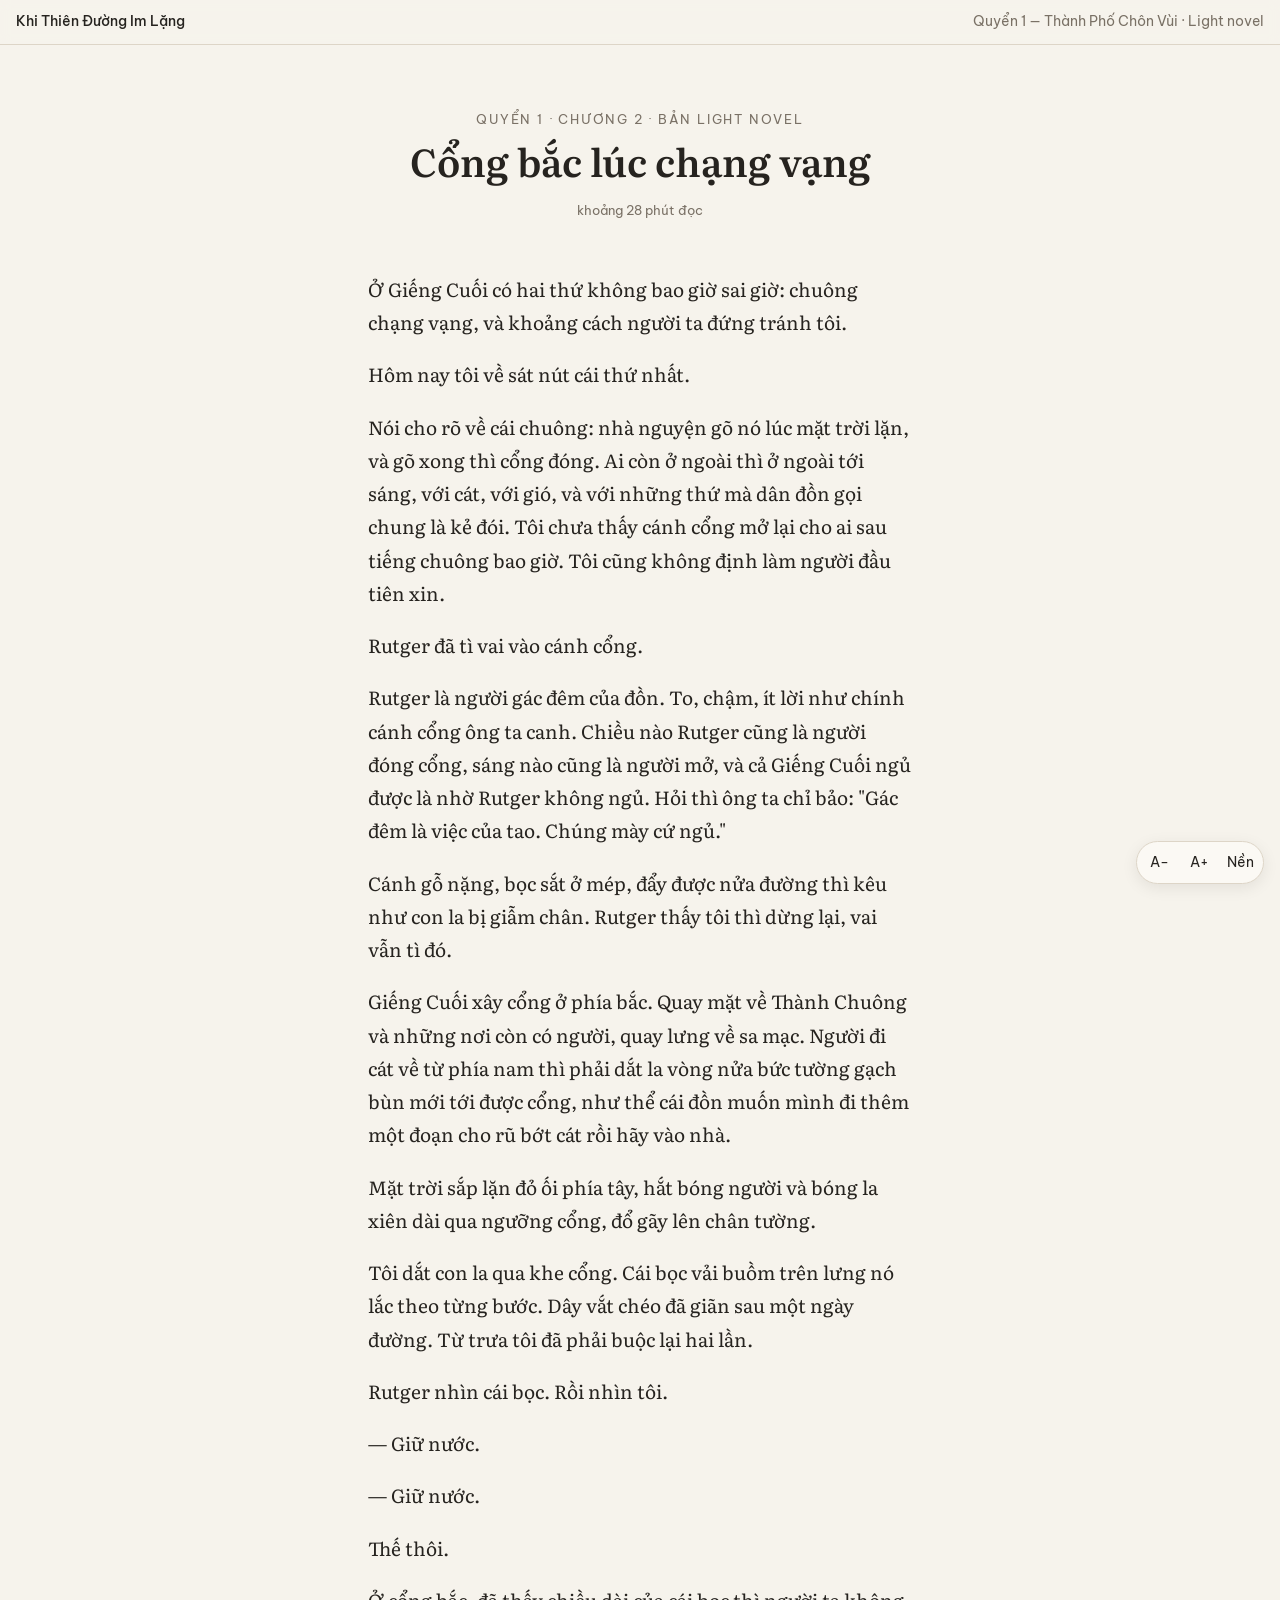
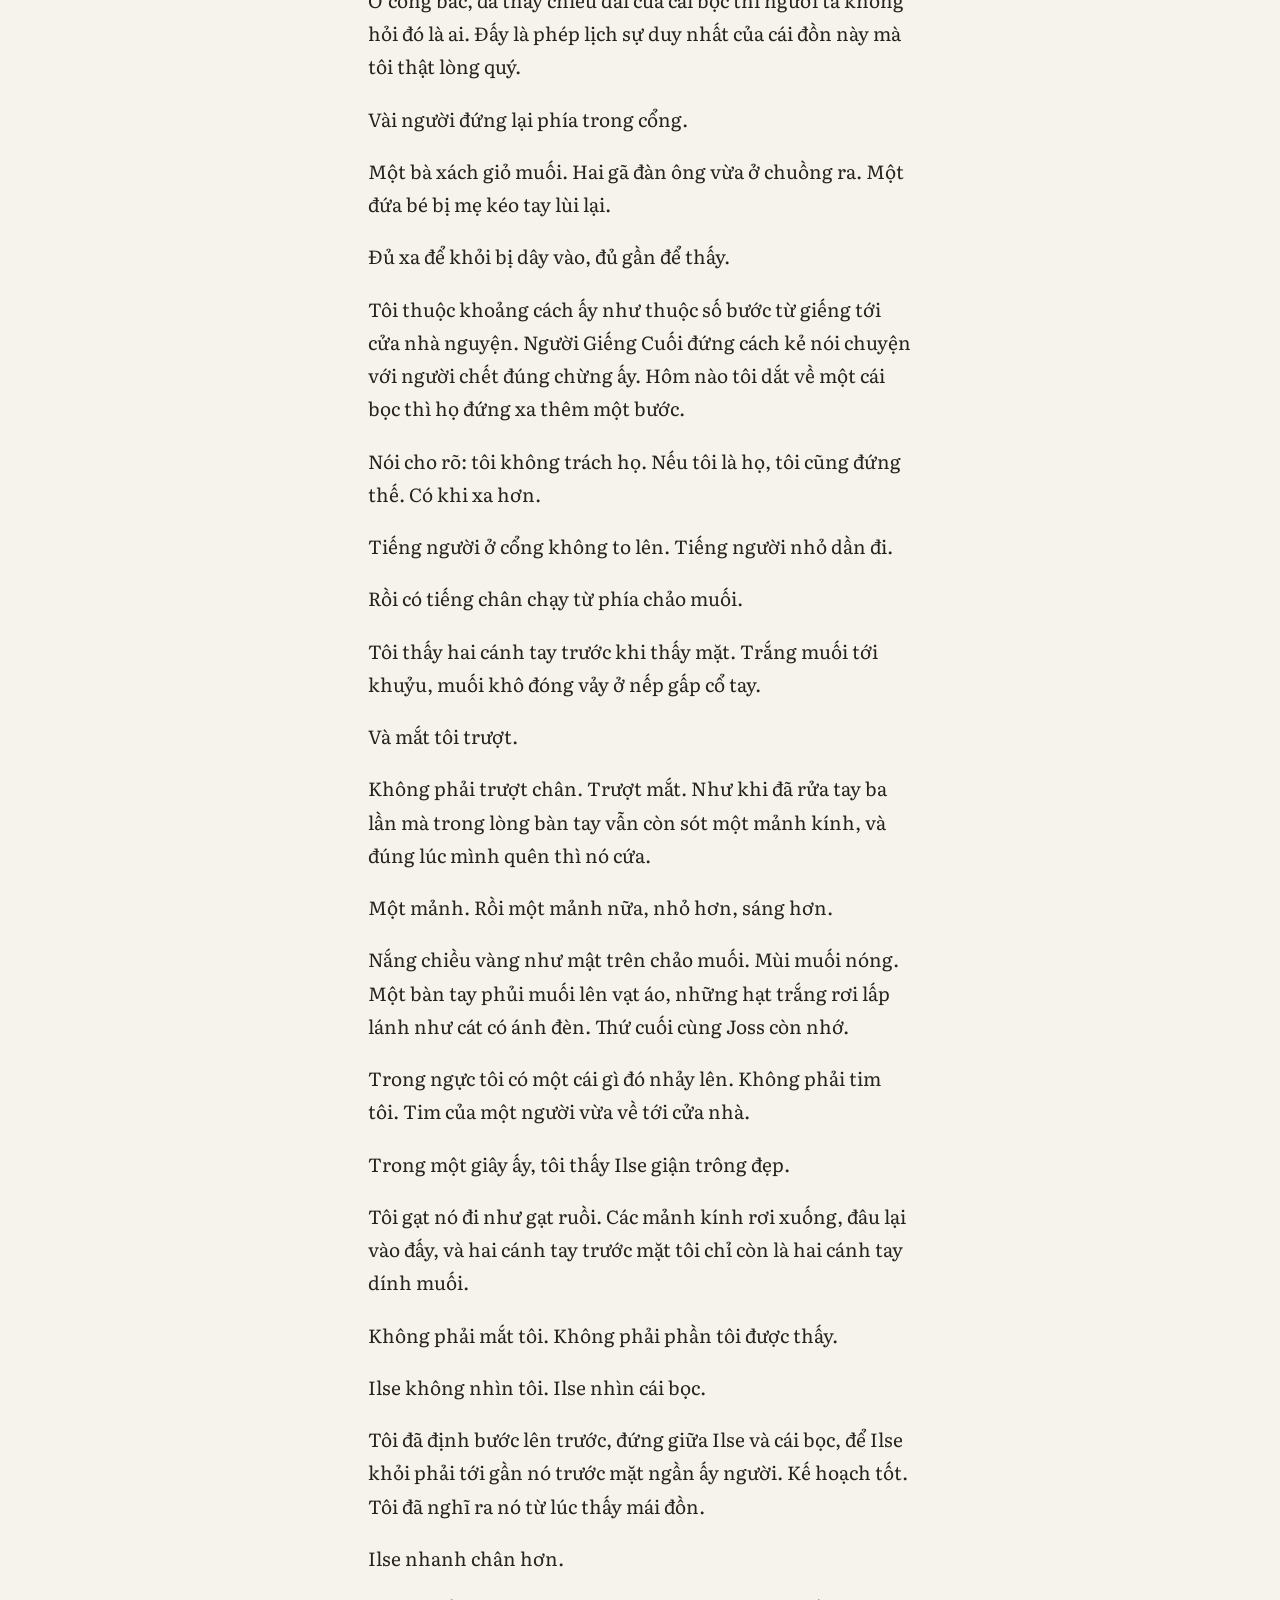
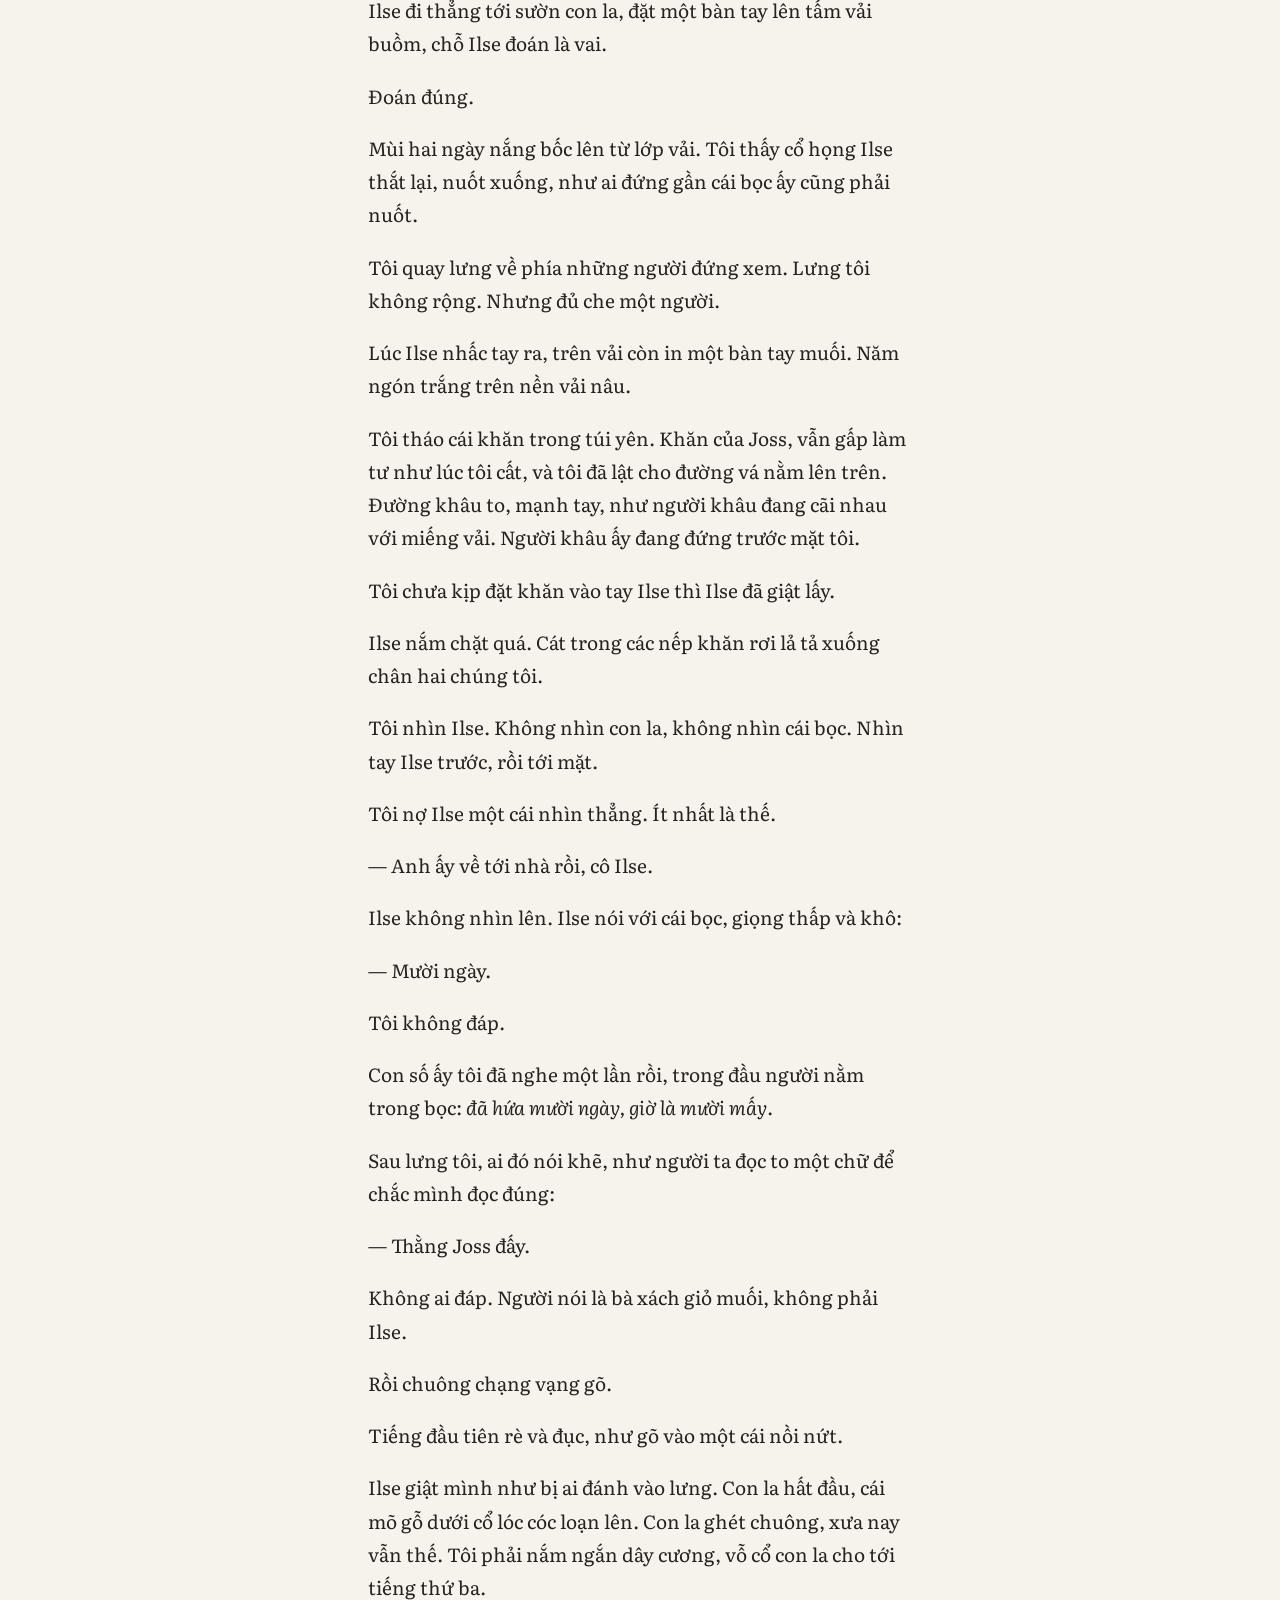
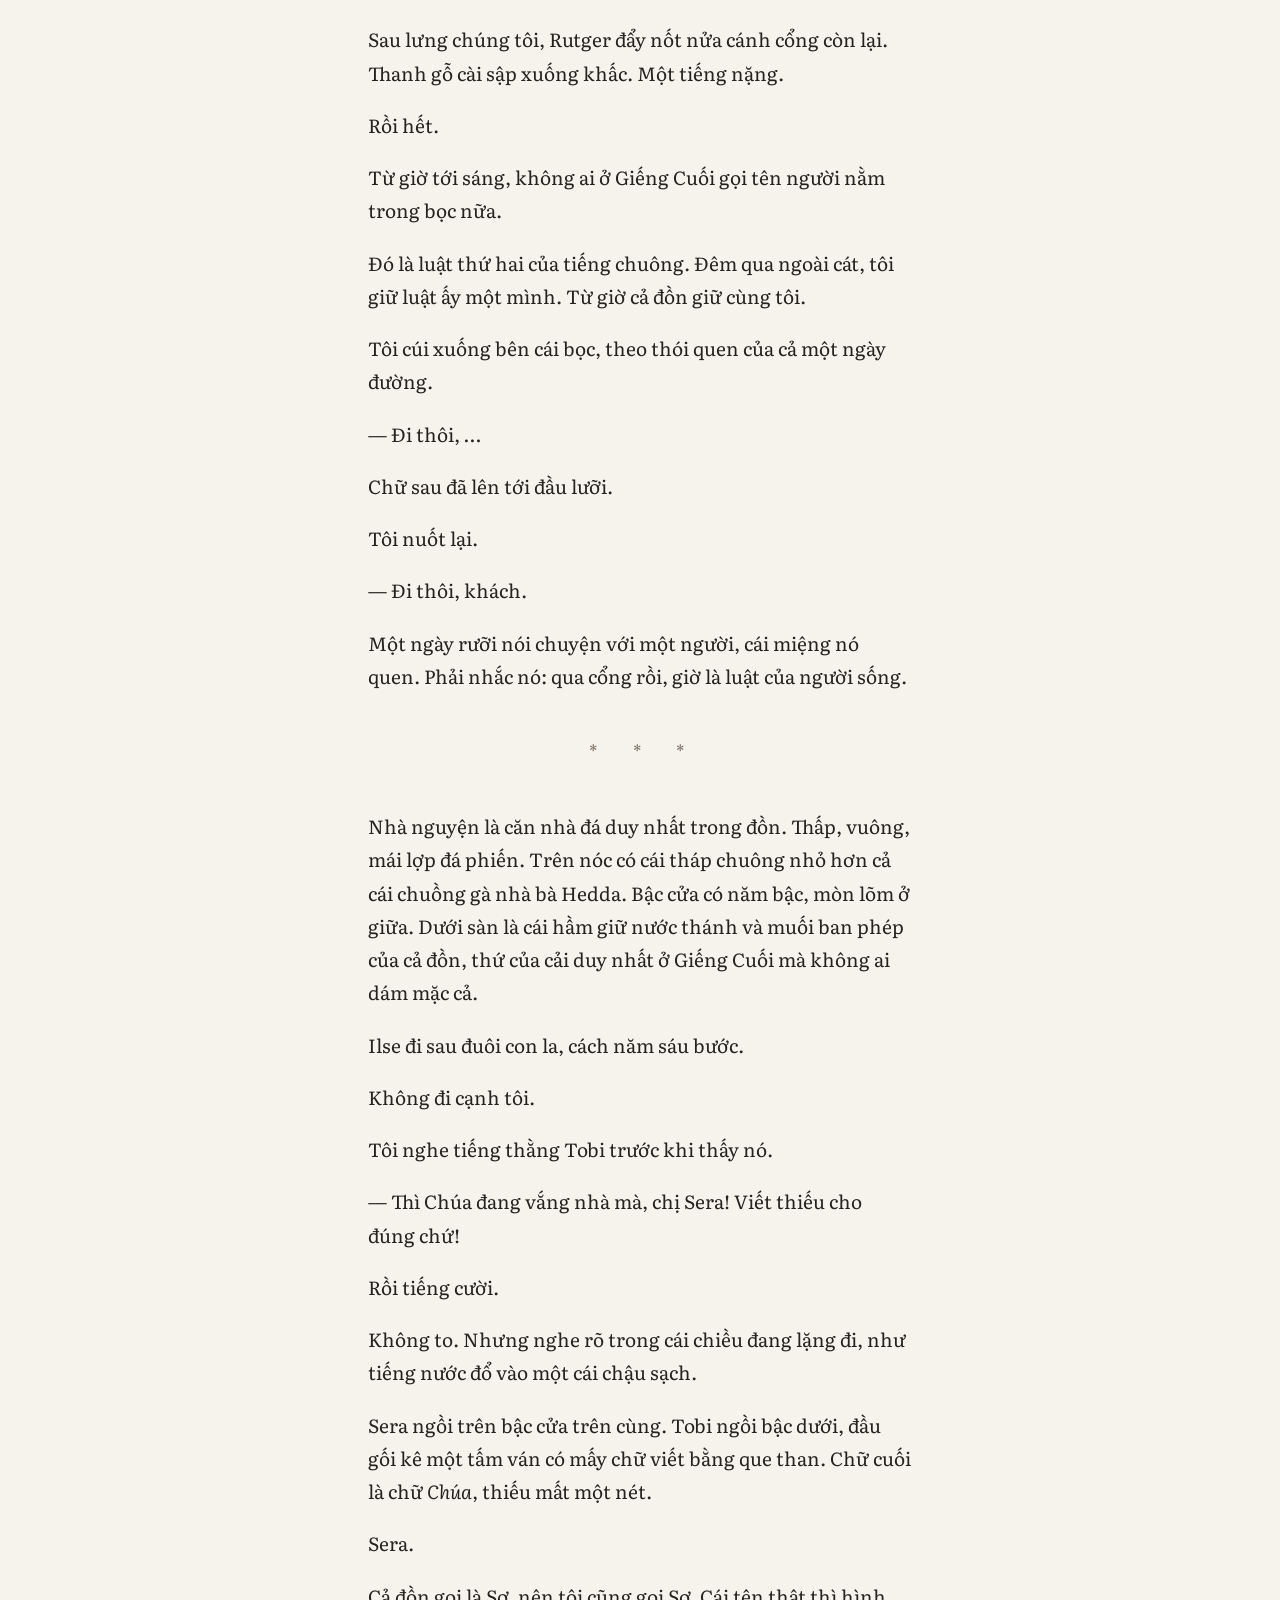
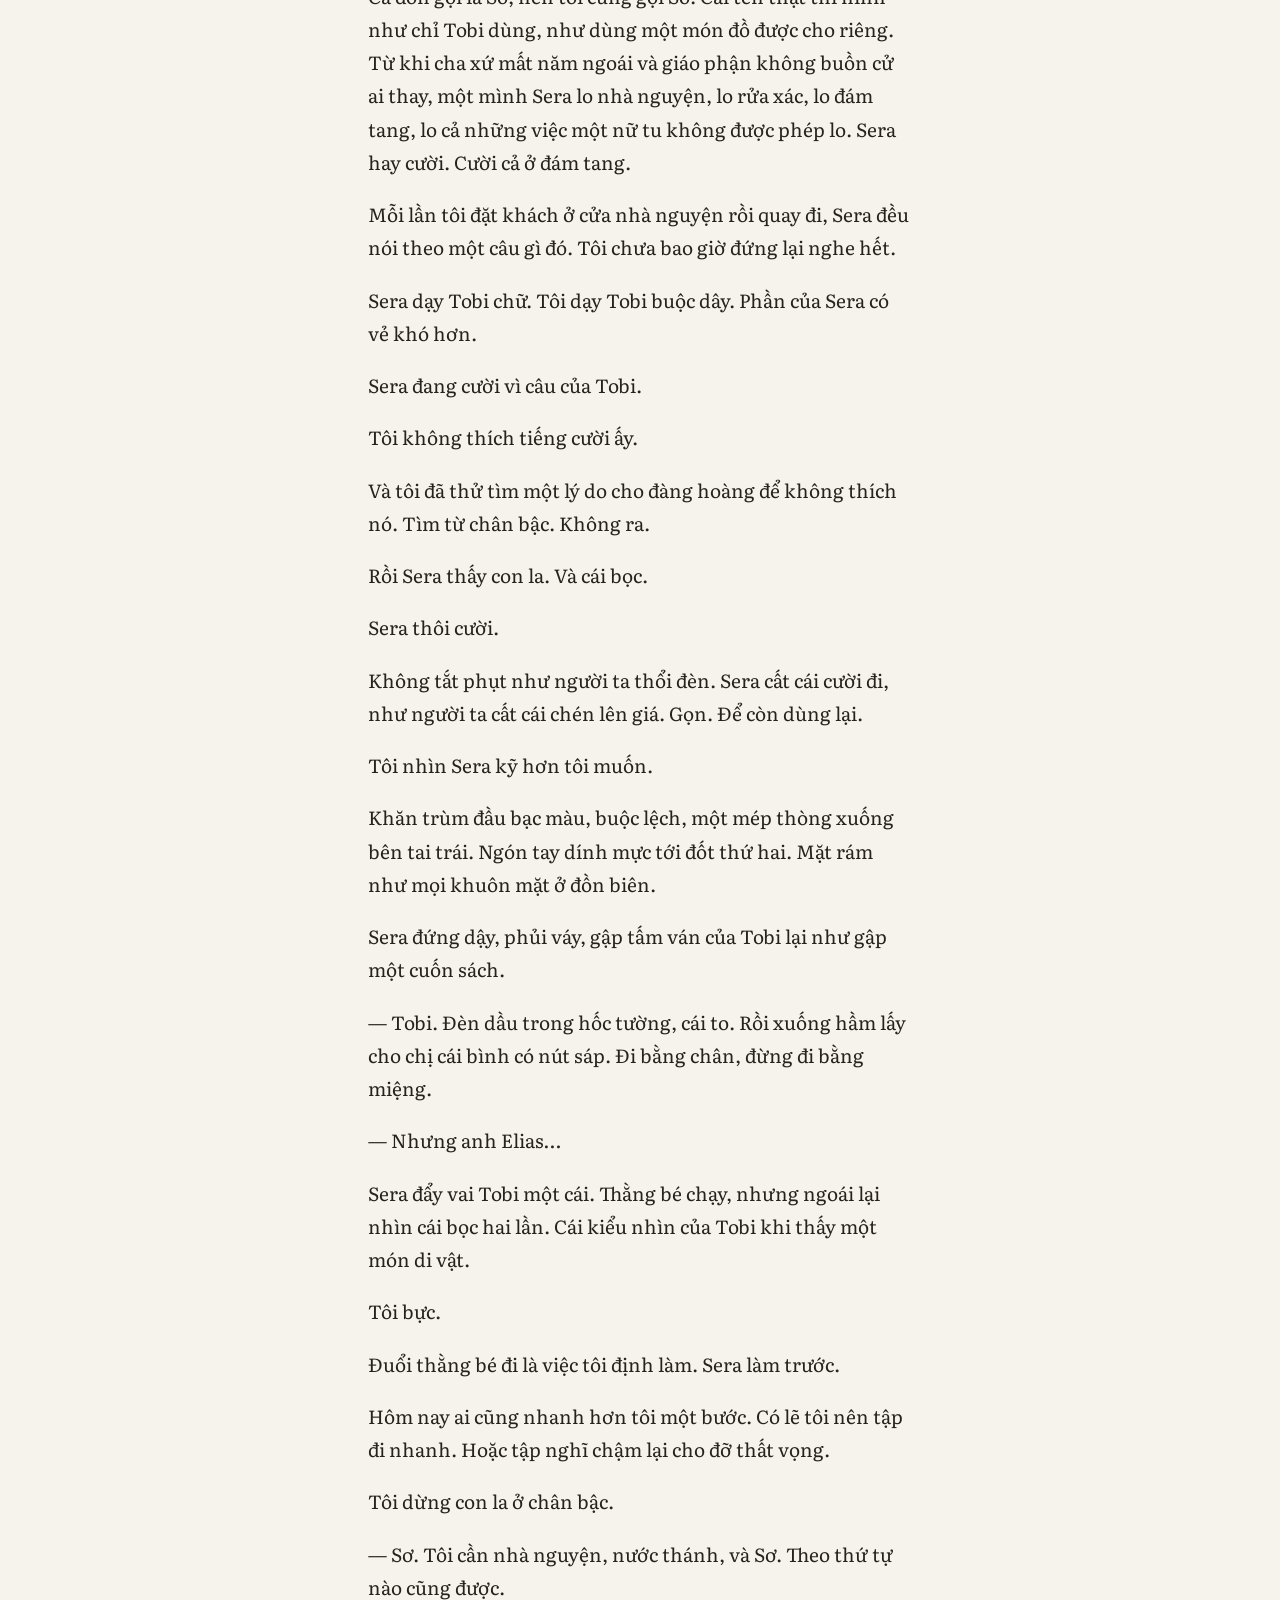
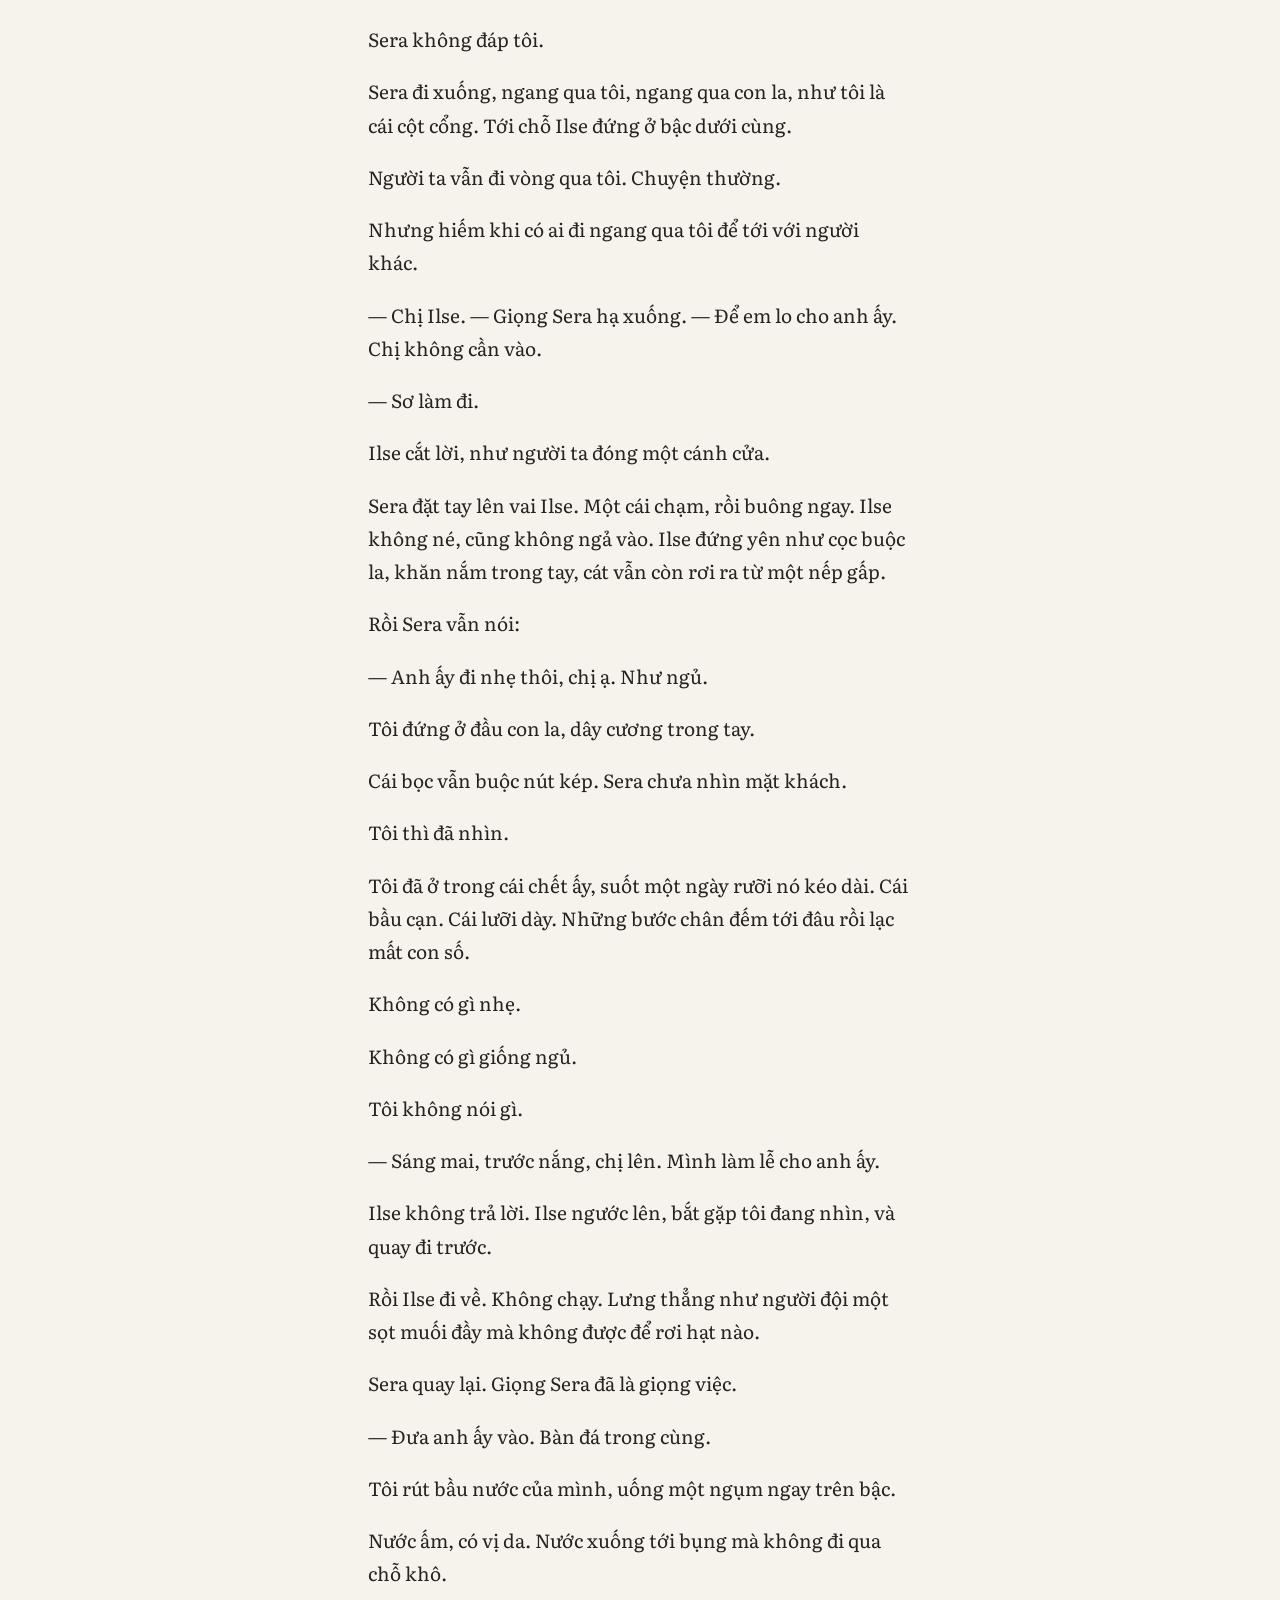
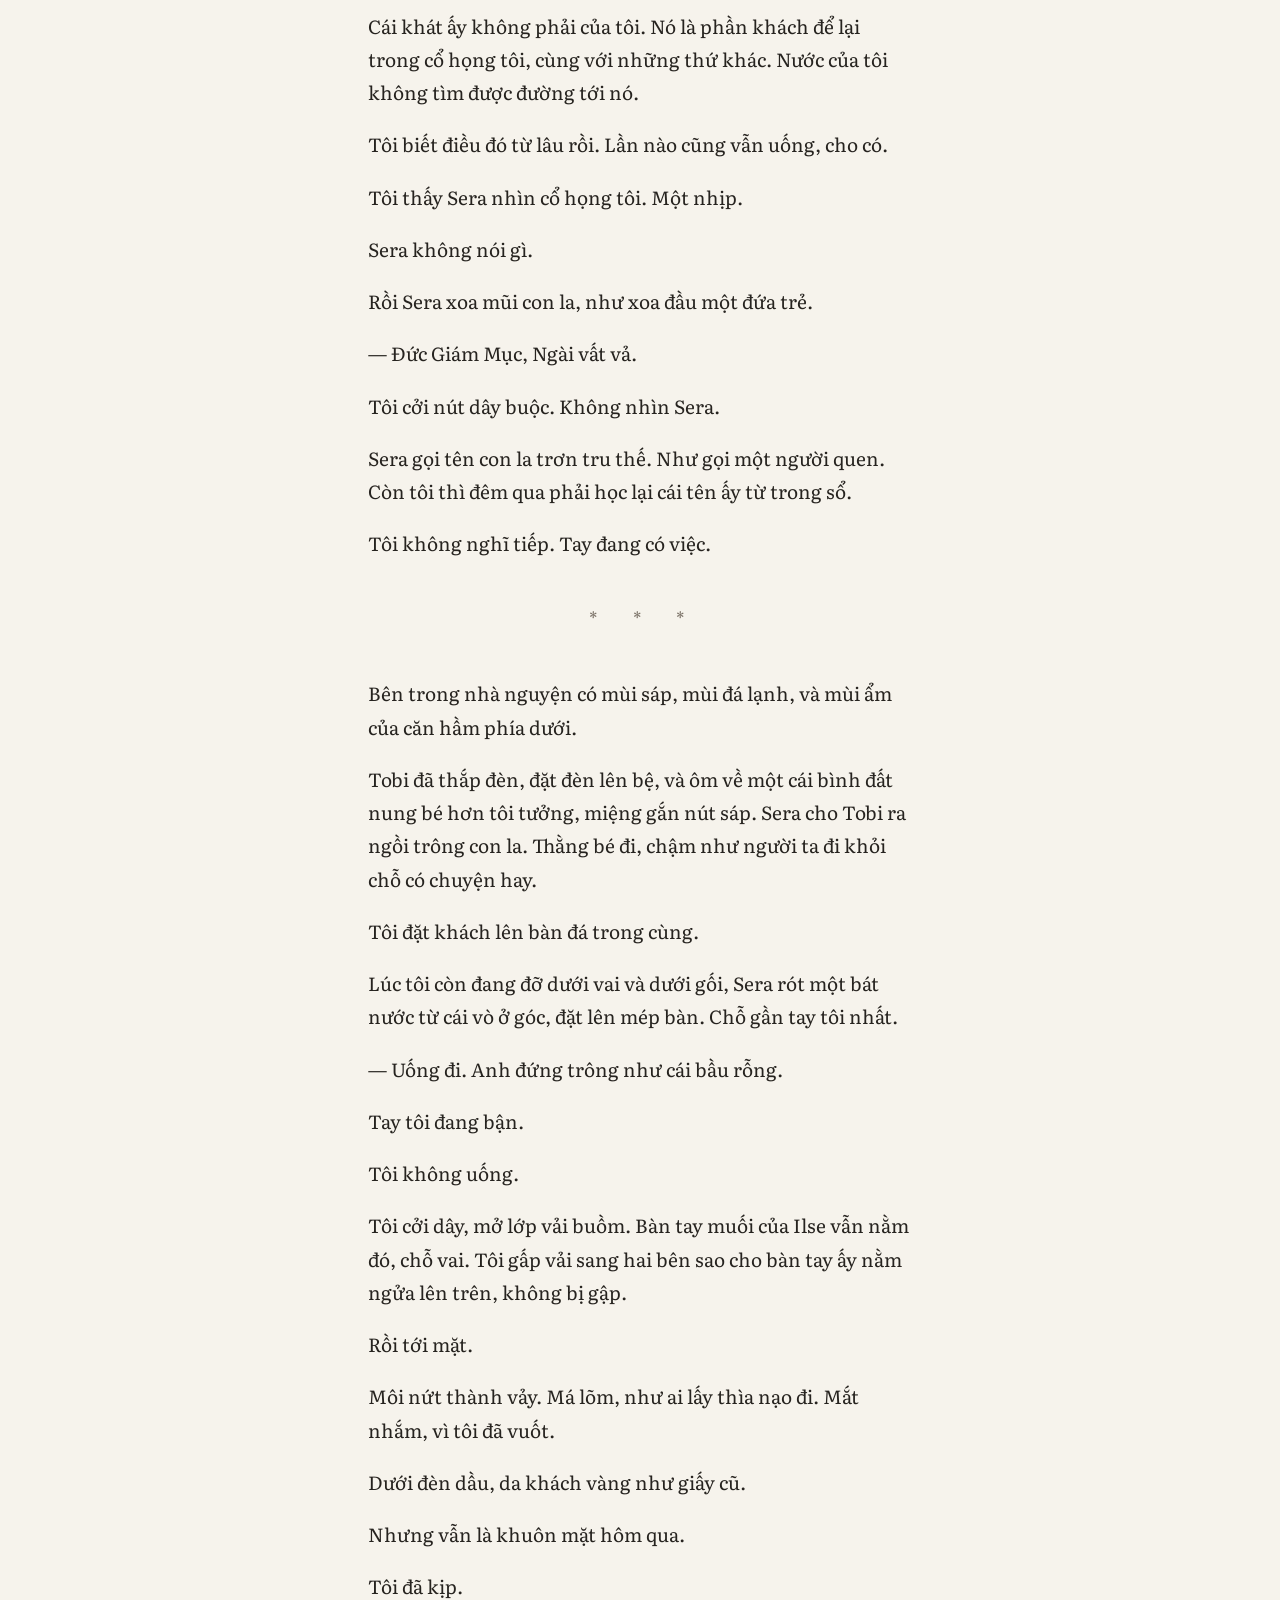
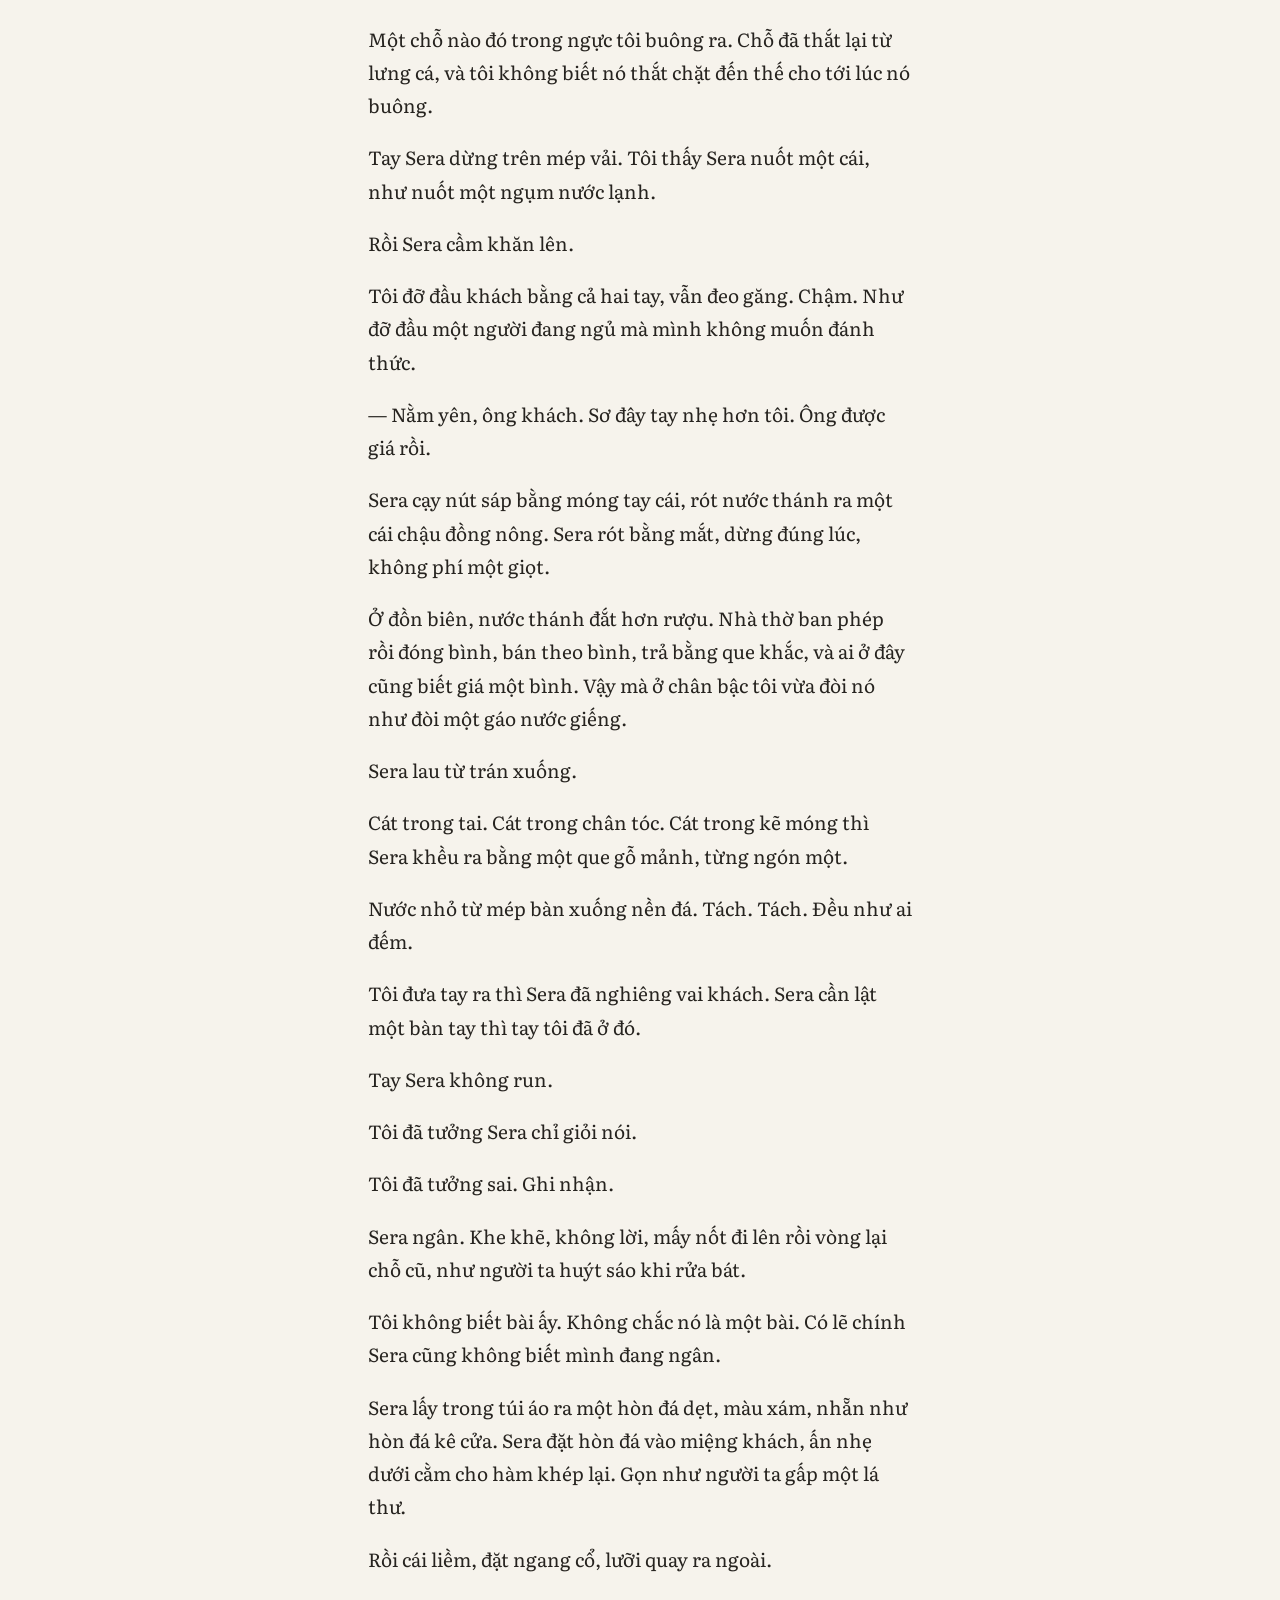
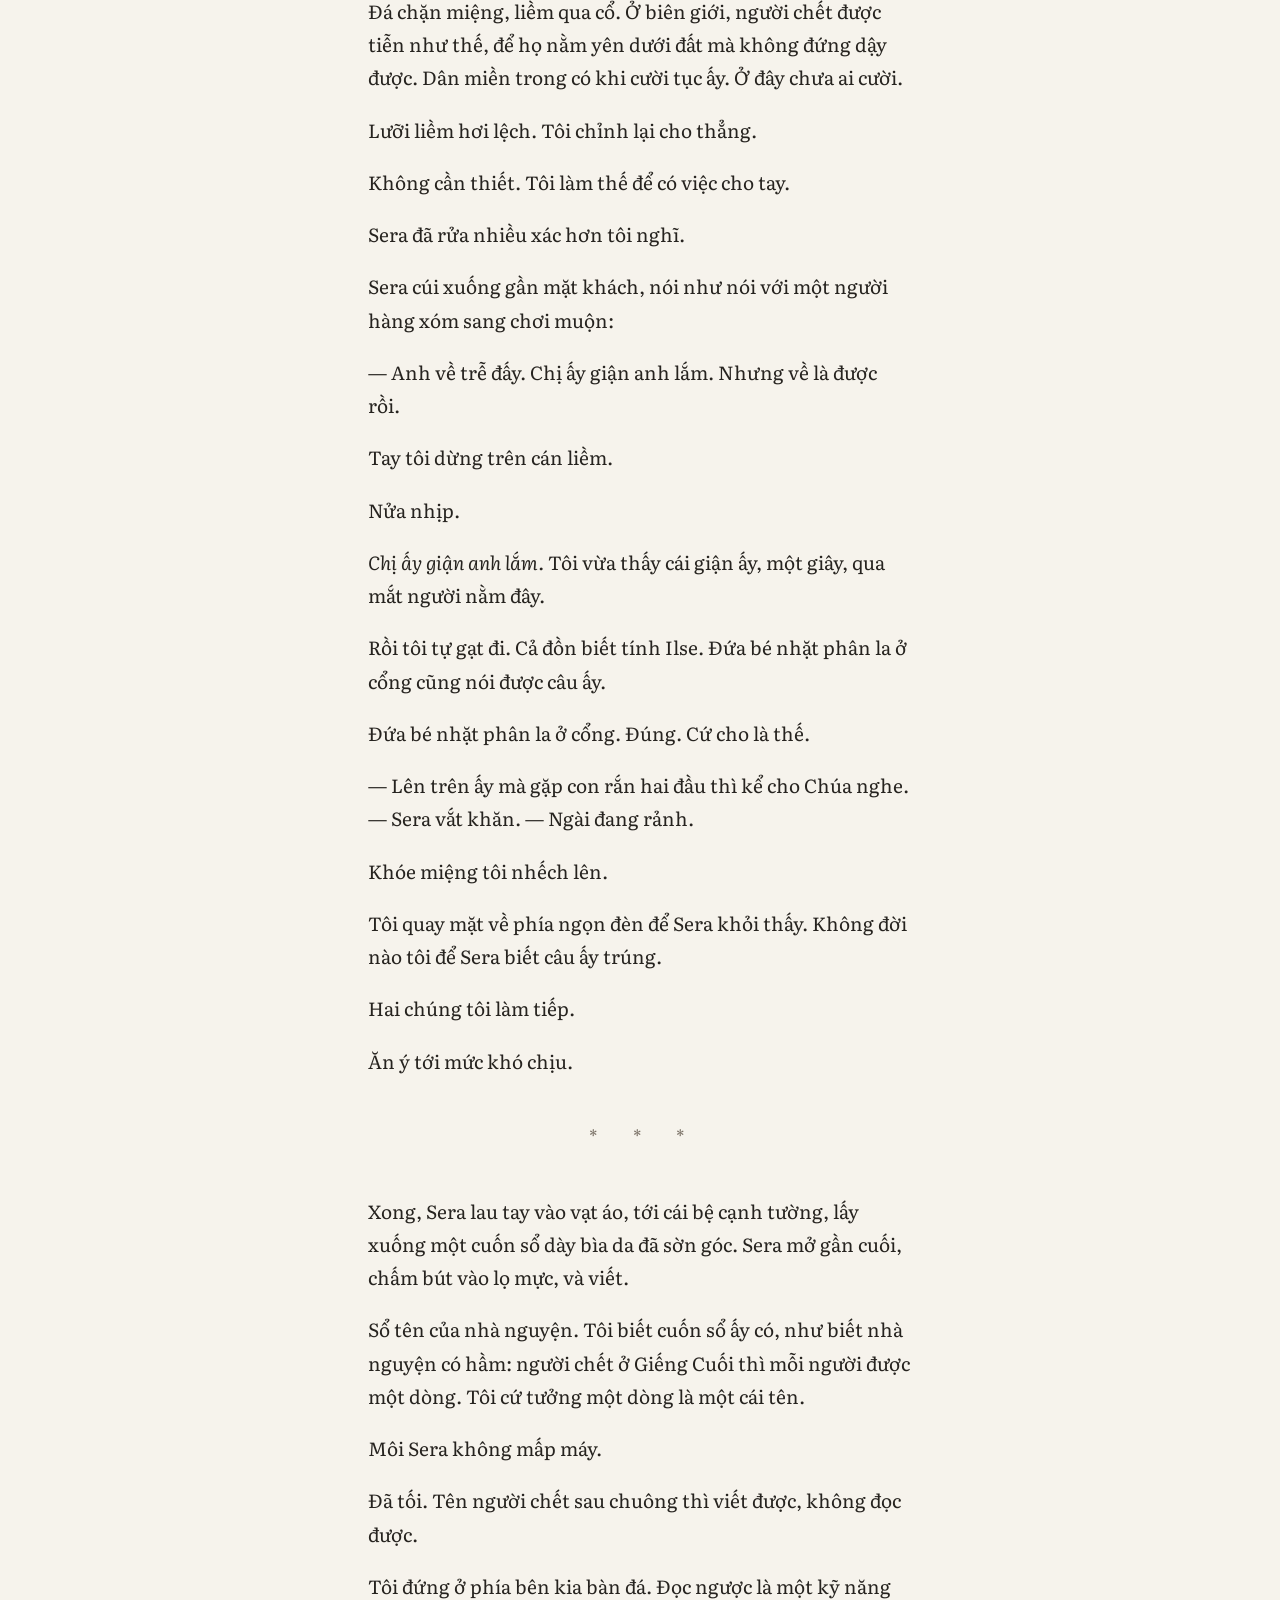
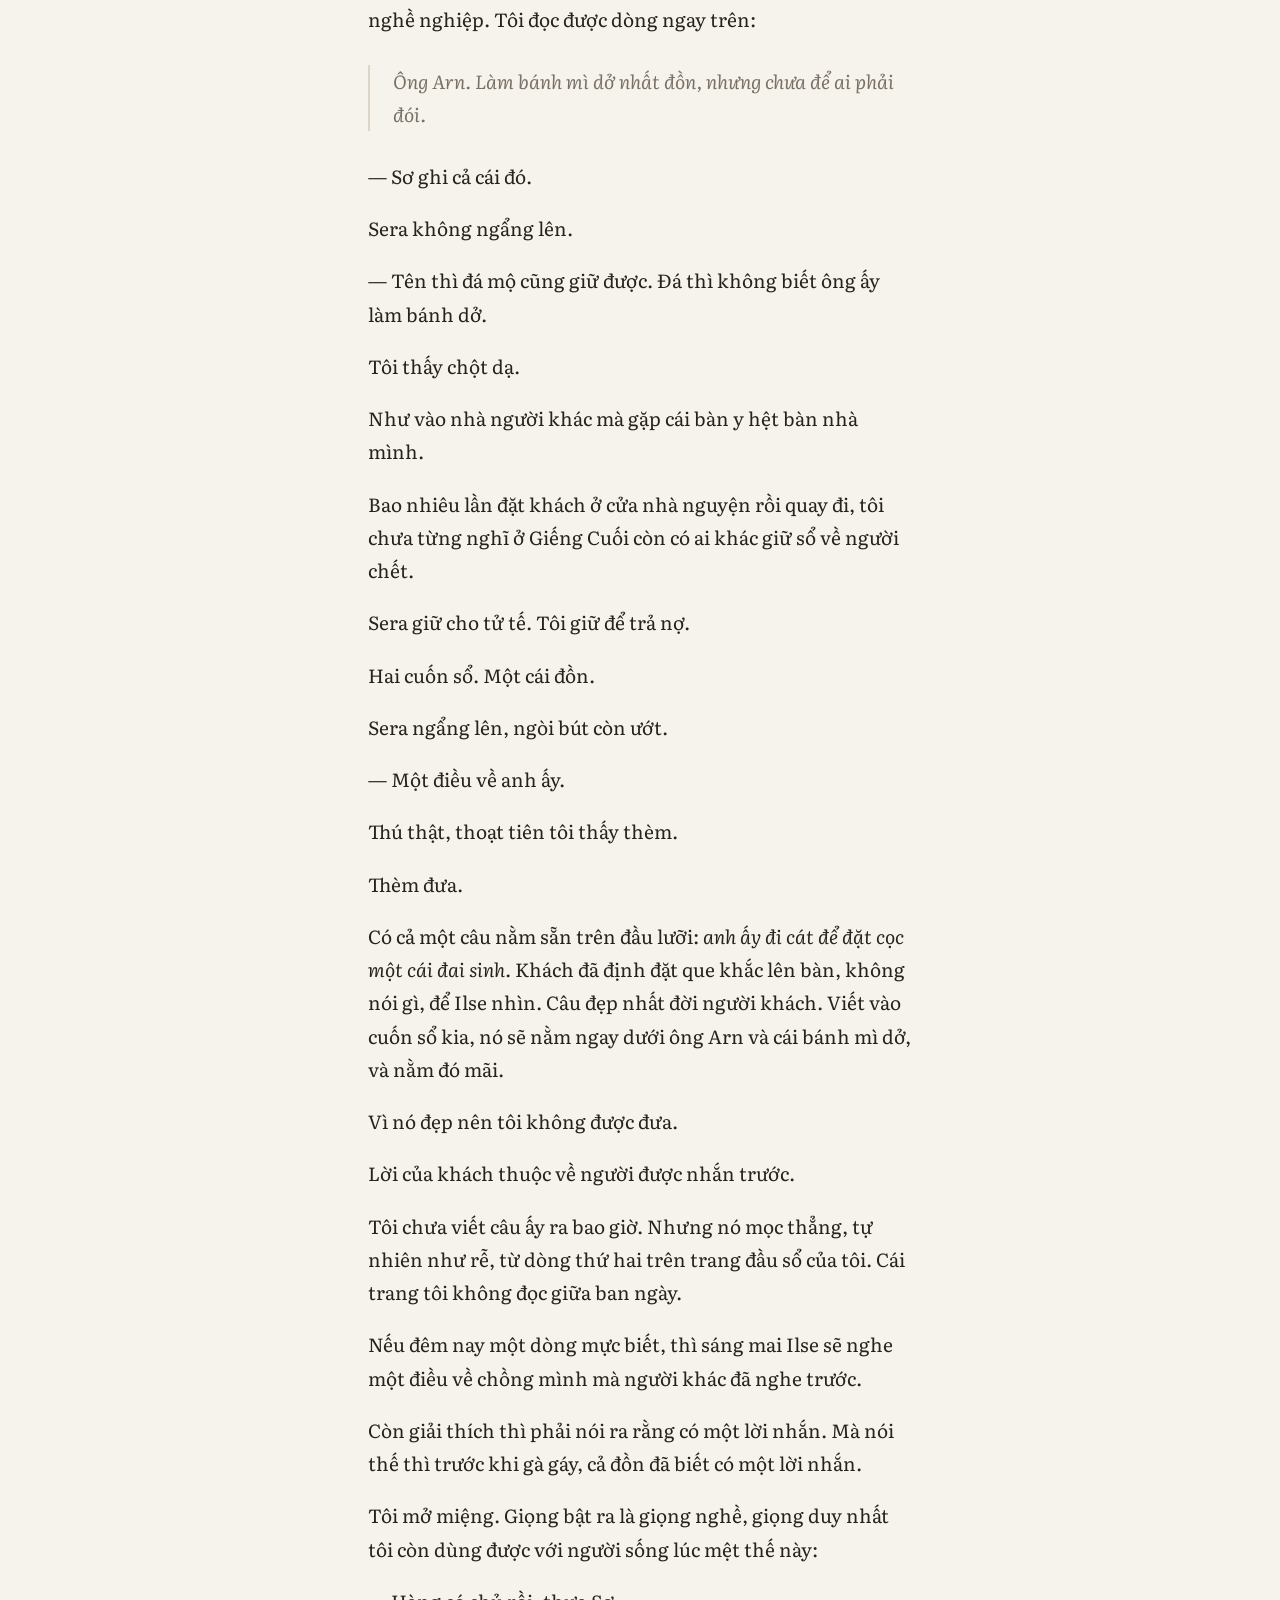
<file: the-silence/ln/q01-c02.html>
<!doctype html>
<html lang="vi">
<head>
<meta charset="utf-8">
<meta name="viewport" content="width=device-width, initial-scale=1">
<title>Chương 2: Cổng bắc lúc chạng vạng — Khi Thiên Đường Im Lặng</title>
<link rel="stylesheet" href="../assets/style.css">
<script>
try {
  var s = JSON.parse(localStorage.getItem("silence-reader") || "{}");
  if (s.theme) document.documentElement.dataset.theme = s.theme;
  if (s.size) document.documentElement.style.setProperty("--reader-size", s.size + "px");
} catch (e) {}
</script>
</head>
<body class="reading">
<header class="topbar">
  <a href="index.html" class="home">Khi Thiên Đường Im Lặng</a>
  <span class="where">Quyển 1 — Thành Phố Chôn Vùi · Light novel</span>
</header>
<main class="chapter" data-code="ln-q01-c02" data-edition="ln">
  <header class="chapter-head">
    <p class="eyebrow">Quyển 1 · Chương 2 · Bản light novel</p>
    <h1>Cổng bắc lúc chạng vạng</h1>
    <p class="meta">khoảng 28 phút đọc</p>
  </header>
  <article class="prose">
<p>Ở Giếng Cuối có hai thứ không bao giờ sai giờ: chuông chạng vạng, và khoảng cách người ta đứng tránh tôi.</p>
<p>Hôm nay tôi về sát nút cái thứ nhất.</p>
<p>Nói cho rõ về cái chuông: nhà nguyện gõ nó lúc mặt trời lặn, và gõ xong thì cổng đóng. Ai còn ở ngoài thì ở ngoài tới sáng, với cát, với gió, và với những thứ mà dân đồn gọi chung là kẻ đói. Tôi chưa thấy cánh cổng mở lại cho ai sau tiếng chuông bao giờ. Tôi cũng không định làm người đầu tiên xin.</p>
<p>Rutger đã tì vai vào cánh cổng.</p>
<p>Rutger là người gác đêm của đồn. To, chậm, ít lời như chính cánh cổng ông ta canh. Chiều nào Rutger cũng là người đóng cổng, sáng nào cũng là người mở, và cả Giếng Cuối ngủ được là nhờ Rutger không ngủ. Hỏi thì ông ta chỉ bảo: "Gác đêm là việc của tao. Chúng mày cứ ngủ."</p>
<p>Cánh gỗ nặng, bọc sắt ở mép, đẩy được nửa đường thì kêu như con la bị giẫm chân. Rutger thấy tôi thì dừng lại, vai vẫn tì đó.</p>
<p>Giếng Cuối xây cổng ở phía bắc. Quay mặt về Thành Chuông và những nơi còn có người, quay lưng về sa mạc. Người đi cát về từ phía nam thì phải dắt la vòng nửa bức tường gạch bùn mới tới được cổng, như thể cái đồn muốn mình đi thêm một đoạn cho rũ bớt cát rồi hãy vào nhà.</p>
<p>Mặt trời sắp lặn đỏ ối phía tây, hắt bóng người và bóng la xiên dài qua ngưỡng cổng, đổ gãy lên chân tường.</p>
<p>Tôi dắt con la qua khe cổng. Cái bọc vải buồm trên lưng nó lắc theo từng bước. Dây vắt chéo đã giãn sau một ngày đường. Từ trưa tôi đã phải buộc lại hai lần.</p>
<p>Rutger nhìn cái bọc. Rồi nhìn tôi.</p>
<p>— Giữ nước.</p>
<p>— Giữ nước.</p>
<p>Thế thôi.</p>
<p>Ở cổng bắc, đã thấy chiều dài của cái bọc thì người ta không hỏi đó là ai. Đấy là phép lịch sự duy nhất của cái đồn này mà tôi thật lòng quý.</p>
<p>Vài người đứng lại phía trong cổng.</p>
<p>Một bà xách giỏ muối. Hai gã đàn ông vừa ở chuồng ra. Một đứa bé bị mẹ kéo tay lùi lại.</p>
<p>Đủ xa để khỏi bị dây vào, đủ gần để thấy.</p>
<p>Tôi thuộc khoảng cách ấy như thuộc số bước từ giếng tới cửa nhà nguyện. Người Giếng Cuối đứng cách kẻ nói chuyện với người chết đúng chừng ấy. Hôm nào tôi dắt về một cái bọc thì họ đứng xa thêm một bước.</p>
<p>Nói cho rõ: tôi không trách họ. Nếu tôi là họ, tôi cũng đứng thế. Có khi xa hơn.</p>
<p>Tiếng người ở cổng không to lên. Tiếng người nhỏ dần đi.</p>
<p>Rồi có tiếng chân chạy từ phía chảo muối.</p>
<p>Tôi thấy hai cánh tay trước khi thấy mặt. Trắng muối tới khuỷu, muối khô đóng vảy ở nếp gấp cổ tay.</p>
<p>Và mắt tôi trượt.</p>
<p>Không phải trượt chân. Trượt mắt. Như khi đã rửa tay ba lần mà trong lòng bàn tay vẫn còn sót một mảnh kính, và đúng lúc mình quên thì nó cứa.</p>
<p>Một mảnh. Rồi một mảnh nữa, nhỏ hơn, sáng hơn.</p>
<p>Nắng chiều vàng như mật trên chảo muối. Mùi muối nóng. Một bàn tay phủi muối lên vạt áo, những hạt trắng rơi lấp lánh như cát có ánh đèn. Thứ cuối cùng Joss còn nhớ.</p>
<p>Trong ngực tôi có một cái gì đó nhảy lên. Không phải tim tôi. Tim của một người vừa về tới cửa nhà.</p>
<p>Trong một giây ấy, tôi thấy Ilse giận trông đẹp.</p>
<p>Tôi gạt nó đi như gạt ruồi. Các mảnh kính rơi xuống, đâu lại vào đấy, và hai cánh tay trước mặt tôi chỉ còn là hai cánh tay dính muối.</p>
<p>Không phải mắt tôi. Không phải phần tôi được thấy.</p>
<p>Ilse không nhìn tôi. Ilse nhìn cái bọc.</p>
<p>Tôi đã định bước lên trước, đứng giữa Ilse và cái bọc, để Ilse khỏi phải tới gần nó trước mặt ngần ấy người. Kế hoạch tốt. Tôi đã nghĩ ra nó từ lúc thấy mái đồn.</p>
<p>Ilse nhanh chân hơn.</p>
<p>Ilse đi thẳng tới sườn con la, đặt một bàn tay lên tấm vải buồm, chỗ Ilse đoán là vai.</p>
<p>Đoán đúng.</p>
<p>Mùi hai ngày nắng bốc lên từ lớp vải. Tôi thấy cổ họng Ilse thắt lại, nuốt xuống, như ai đứng gần cái bọc ấy cũng phải nuốt.</p>
<p>Tôi quay lưng về phía những người đứng xem. Lưng tôi không rộng. Nhưng đủ che một người.</p>
<p>Lúc Ilse nhấc tay ra, trên vải còn in một bàn tay muối. Năm ngón trắng trên nền vải nâu.</p>
<p>Tôi tháo cái khăn trong túi yên. Khăn của Joss, vẫn gấp làm tư như lúc tôi cất, và tôi đã lật cho đường vá nằm lên trên. Đường khâu to, mạnh tay, như người khâu đang cãi nhau với miếng vải. Người khâu ấy đang đứng trước mặt tôi.</p>
<p>Tôi chưa kịp đặt khăn vào tay Ilse thì Ilse đã giật lấy.</p>
<p>Ilse nắm chặt quá. Cát trong các nếp khăn rơi lả tả xuống chân hai chúng tôi.</p>
<p>Tôi nhìn Ilse. Không nhìn con la, không nhìn cái bọc. Nhìn tay Ilse trước, rồi tới mặt.</p>
<p>Tôi nợ Ilse một cái nhìn thẳng. Ít nhất là thế.</p>
<p>— Anh ấy về tới nhà rồi, cô Ilse.</p>
<p>Ilse không nhìn lên. Ilse nói với cái bọc, giọng thấp và khô:</p>
<p>— Mười ngày.</p>
<p>Tôi không đáp.</p>
<p>Con số ấy tôi đã nghe một lần rồi, trong đầu người nằm trong bọc: <em>đã hứa mười ngày, giờ là mười mấy</em>.</p>
<p>Sau lưng tôi, ai đó nói khẽ, như người ta đọc to một chữ để chắc mình đọc đúng:</p>
<p>— Thằng Joss đấy.</p>
<p>Không ai đáp. Người nói là bà xách giỏ muối, không phải Ilse.</p>
<p>Rồi chuông chạng vạng gõ.</p>
<p>Tiếng đầu tiên rè và đục, như gõ vào một cái nồi nứt.</p>
<p>Ilse giật mình như bị ai đánh vào lưng. Con la hất đầu, cái mõ gỗ dưới cổ lóc cóc loạn lên. Con la ghét chuông, xưa nay vẫn thế. Tôi phải nắm ngắn dây cương, vỗ cổ con la cho tới tiếng thứ ba.</p>
<p>Sau lưng chúng tôi, Rutger đẩy nốt nửa cánh cổng còn lại. Thanh gỗ cài sập xuống khấc. Một tiếng nặng.</p>
<p>Rồi hết.</p>
<p>Từ giờ tới sáng, không ai ở Giếng Cuối gọi tên người nằm trong bọc nữa.</p>
<p>Đó là luật thứ hai của tiếng chuông. Đêm qua ngoài cát, tôi giữ luật ấy một mình. Từ giờ cả đồn giữ cùng tôi.</p>
<p>Tôi cúi xuống bên cái bọc, theo thói quen của cả một ngày đường.</p>
<p>— Đi thôi, …</p>
<p>Chữ sau đã lên tới đầu lưỡi.</p>
<p>Tôi nuốt lại.</p>
<p>— Đi thôi, khách.</p>
<p>Một ngày rưỡi nói chuyện với một người, cái miệng nó quen. Phải nhắc nó: qua cổng rồi, giờ là luật của người sống.</p>
<hr class="scene-break" aria-label="Ngắt cảnh">
<p>Nhà nguyện là căn nhà đá duy nhất trong đồn. Thấp, vuông, mái lợp đá phiến. Trên nóc có cái tháp chuông nhỏ hơn cả cái chuồng gà nhà bà Hedda. Bậc cửa có năm bậc, mòn lõm ở giữa. Dưới sàn là cái hầm giữ nước thánh và muối ban phép của cả đồn, thứ của cải duy nhất ở Giếng Cuối mà không ai dám mặc cả.</p>
<p>Ilse đi sau đuôi con la, cách năm sáu bước.</p>
<p>Không đi cạnh tôi.</p>
<p>Tôi nghe tiếng thằng Tobi trước khi thấy nó.</p>
<p>— Thì Chúa đang vắng nhà mà, chị Sera! Viết thiếu cho đúng chứ!</p>
<p>Rồi tiếng cười.</p>
<p>Không to. Nhưng nghe rõ trong cái chiều đang lặng đi, như tiếng nước đổ vào một cái chậu sạch.</p>
<p>Sera ngồi trên bậc cửa trên cùng. Tobi ngồi bậc dưới, đầu gối kê một tấm ván có mấy chữ viết bằng que than. Chữ cuối là chữ <em>Chúa</em>, thiếu mất một nét.</p>
<p>Sera.</p>
<p>Cả đồn gọi là Sơ, nên tôi cũng gọi Sơ. Cái tên thật thì hình như chỉ Tobi dùng, như dùng một món đồ được cho riêng. Từ khi cha xứ mất năm ngoái và giáo phận không buồn cử ai thay, một mình Sera lo nhà nguyện, lo rửa xác, lo đám tang, lo cả những việc một nữ tu không được phép lo. Sera hay cười. Cười cả ở đám tang.</p>
<p>Mỗi lần tôi đặt khách ở cửa nhà nguyện rồi quay đi, Sera đều nói theo một câu gì đó. Tôi chưa bao giờ đứng lại nghe hết.</p>
<p>Sera dạy Tobi chữ. Tôi dạy Tobi buộc dây. Phần của Sera có vẻ khó hơn.</p>
<p>Sera đang cười vì câu của Tobi.</p>
<p>Tôi không thích tiếng cười ấy.</p>
<p>Và tôi đã thử tìm một lý do cho đàng hoàng để không thích nó. Tìm từ chân bậc. Không ra.</p>
<p>Rồi Sera thấy con la. Và cái bọc.</p>
<p>Sera thôi cười.</p>
<p>Không tắt phụt như người ta thổi đèn. Sera cất cái cười đi, như người ta cất cái chén lên giá. Gọn. Để còn dùng lại.</p>
<p>Tôi nhìn Sera kỹ hơn tôi muốn.</p>
<p>Khăn trùm đầu bạc màu, buộc lệch, một mép thòng xuống bên tai trái. Ngón tay dính mực tới đốt thứ hai. Mặt rám như mọi khuôn mặt ở đồn biên.</p>
<p>Sera đứng dậy, phủi váy, gập tấm ván của Tobi lại như gập một cuốn sách.</p>
<p>— Tobi. Đèn dầu trong hốc tường, cái to. Rồi xuống hầm lấy cho chị cái bình có nút sáp. Đi bằng chân, đừng đi bằng miệng.</p>
<p>— Nhưng anh Elias…</p>
<p>Sera đẩy vai Tobi một cái. Thằng bé chạy, nhưng ngoái lại nhìn cái bọc hai lần. Cái kiểu nhìn của Tobi khi thấy một món di vật.</p>
<p>Tôi bực.</p>
<p>Đuổi thằng bé đi là việc tôi định làm. Sera làm trước.</p>
<p>Hôm nay ai cũng nhanh hơn tôi một bước. Có lẽ tôi nên tập đi nhanh. Hoặc tập nghĩ chậm lại cho đỡ thất vọng.</p>
<p>Tôi dừng con la ở chân bậc.</p>
<p>— Sơ. Tôi cần nhà nguyện, nước thánh, và Sơ. Theo thứ tự nào cũng được.</p>
<p>Sera không đáp tôi.</p>
<p>Sera đi xuống, ngang qua tôi, ngang qua con la, như tôi là cái cột cổng. Tới chỗ Ilse đứng ở bậc dưới cùng.</p>
<p>Người ta vẫn đi vòng qua tôi. Chuyện thường.</p>
<p>Nhưng hiếm khi có ai đi ngang qua tôi để tới với người khác.</p>
<p>— Chị Ilse. — Giọng Sera hạ xuống. — Để em lo cho anh ấy. Chị không cần vào.</p>
<p>— Sơ làm đi.</p>
<p>Ilse cắt lời, như người ta đóng một cánh cửa.</p>
<p>Sera đặt tay lên vai Ilse. Một cái chạm, rồi buông ngay. Ilse không né, cũng không ngả vào. Ilse đứng yên như cọc buộc la, khăn nắm trong tay, cát vẫn còn rơi ra từ một nếp gấp.</p>
<p>Rồi Sera vẫn nói:</p>
<p>— Anh ấy đi nhẹ thôi, chị ạ. Như ngủ.</p>
<p>Tôi đứng ở đầu con la, dây cương trong tay.</p>
<p>Cái bọc vẫn buộc nút kép. Sera chưa nhìn mặt khách.</p>
<p>Tôi thì đã nhìn.</p>
<p>Tôi đã ở trong cái chết ấy, suốt một ngày rưỡi nó kéo dài. Cái bầu cạn. Cái lưỡi dày. Những bước chân đếm tới đâu rồi lạc mất con số.</p>
<p>Không có gì nhẹ.</p>
<p>Không có gì giống ngủ.</p>
<p>Tôi không nói gì.</p>
<p>— Sáng mai, trước nắng, chị lên. Mình làm lễ cho anh ấy.</p>
<p>Ilse không trả lời. Ilse ngước lên, bắt gặp tôi đang nhìn, và quay đi trước.</p>
<p>Rồi Ilse đi về. Không chạy. Lưng thẳng như người đội một sọt muối đầy mà không được để rơi hạt nào.</p>
<p>Sera quay lại. Giọng Sera đã là giọng việc.</p>
<p>— Đưa anh ấy vào. Bàn đá trong cùng.</p>
<p>Tôi rút bầu nước của mình, uống một ngụm ngay trên bậc.</p>
<p>Nước ấm, có vị da. Nước xuống tới bụng mà không đi qua chỗ khô.</p>
<p>Cái khát ấy không phải của tôi. Nó là phần khách để lại trong cổ họng tôi, cùng với những thứ khác. Nước của tôi không tìm được đường tới nó.</p>
<p>Tôi biết điều đó từ lâu rồi. Lần nào cũng vẫn uống, cho có.</p>
<p>Tôi thấy Sera nhìn cổ họng tôi. Một nhịp.</p>
<p>Sera không nói gì.</p>
<p>Rồi Sera xoa mũi con la, như xoa đầu một đứa trẻ.</p>
<p>— Đức Giám Mục, Ngài vất vả.</p>
<p>Tôi cởi nút dây buộc. Không nhìn Sera.</p>
<p>Sera gọi tên con la trơn tru thế. Như gọi một người quen. Còn tôi thì đêm qua phải học lại cái tên ấy từ trong sổ.</p>
<p>Tôi không nghĩ tiếp. Tay đang có việc.</p>
<hr class="scene-break" aria-label="Ngắt cảnh">
<p>Bên trong nhà nguyện có mùi sáp, mùi đá lạnh, và mùi ẩm của căn hầm phía dưới.</p>
<p>Tobi đã thắp đèn, đặt đèn lên bệ, và ôm về một cái bình đất nung bé hơn tôi tưởng, miệng gắn nút sáp. Sera cho Tobi ra ngồi trông con la. Thằng bé đi, chậm như người ta đi khỏi chỗ có chuyện hay.</p>
<p>Tôi đặt khách lên bàn đá trong cùng.</p>
<p>Lúc tôi còn đang đỡ dưới vai và dưới gối, Sera rót một bát nước từ cái vò ở góc, đặt lên mép bàn. Chỗ gần tay tôi nhất.</p>
<p>— Uống đi. Anh đứng trông như cái bầu rỗng.</p>
<p>Tay tôi đang bận.</p>
<p>Tôi không uống.</p>
<p>Tôi cởi dây, mở lớp vải buồm. Bàn tay muối của Ilse vẫn nằm đó, chỗ vai. Tôi gấp vải sang hai bên sao cho bàn tay ấy nằm ngửa lên trên, không bị gập.</p>
<p>Rồi tới mặt.</p>
<p>Môi nứt thành vảy. Má lõm, như ai lấy thìa nạo đi. Mắt nhắm, vì tôi đã vuốt.</p>
<p>Dưới đèn dầu, da khách vàng như giấy cũ.</p>
<p>Nhưng vẫn là khuôn mặt hôm qua.</p>
<p>Tôi đã kịp.</p>
<p>Một chỗ nào đó trong ngực tôi buông ra. Chỗ đã thắt lại từ lưng cá, và tôi không biết nó thắt chặt đến thế cho tới lúc nó buông.</p>
<p>Tay Sera dừng trên mép vải. Tôi thấy Sera nuốt một cái, như nuốt một ngụm nước lạnh.</p>
<p>Rồi Sera cầm khăn lên.</p>
<p>Tôi đỡ đầu khách bằng cả hai tay, vẫn đeo găng. Chậm. Như đỡ đầu một người đang ngủ mà mình không muốn đánh thức.</p>
<p>— Nằm yên, ông khách. Sơ đây tay nhẹ hơn tôi. Ông được giá rồi.</p>
<p>Sera cạy nút sáp bằng móng tay cái, rót nước thánh ra một cái chậu đồng nông. Sera rót bằng mắt, dừng đúng lúc, không phí một giọt.</p>
<p>Ở đồn biên, nước thánh đắt hơn rượu. Nhà thờ ban phép rồi đóng bình, bán theo bình, trả bằng que khắc, và ai ở đây cũng biết giá một bình. Vậy mà ở chân bậc tôi vừa đòi nó như đòi một gáo nước giếng.</p>
<p>Sera lau từ trán xuống.</p>
<p>Cát trong tai. Cát trong chân tóc. Cát trong kẽ móng thì Sera khều ra bằng một que gỗ mảnh, từng ngón một.</p>
<p>Nước nhỏ từ mép bàn xuống nền đá. Tách. Tách. Đều như ai đếm.</p>
<p>Tôi đưa tay ra thì Sera đã nghiêng vai khách. Sera cần lật một bàn tay thì tay tôi đã ở đó.</p>
<p>Tay Sera không run.</p>
<p>Tôi đã tưởng Sera chỉ giỏi nói.</p>
<p>Tôi đã tưởng sai. Ghi nhận.</p>
<p>Sera ngân. Khe khẽ, không lời, mấy nốt đi lên rồi vòng lại chỗ cũ, như người ta huýt sáo khi rửa bát.</p>
<p>Tôi không biết bài ấy. Không chắc nó là một bài. Có lẽ chính Sera cũng không biết mình đang ngân.</p>
<p>Sera lấy trong túi áo ra một hòn đá dẹt, màu xám, nhẵn như hòn đá kê cửa. Sera đặt hòn đá vào miệng khách, ấn nhẹ dưới cằm cho hàm khép lại. Gọn như người ta gấp một lá thư.</p>
<p>Rồi cái liềm, đặt ngang cổ, lưỡi quay ra ngoài.</p>
<p>Đá chặn miệng, liềm qua cổ. Ở biên giới, người chết được tiễn như thế, để họ nằm yên dưới đất mà không đứng dậy được. Dân miền trong có khi cười tục ấy. Ở đây chưa ai cười.</p>
<p>Lưỡi liềm hơi lệch. Tôi chỉnh lại cho thẳng.</p>
<p>Không cần thiết. Tôi làm thế để có việc cho tay.</p>
<p>Sera đã rửa nhiều xác hơn tôi nghĩ.</p>
<p>Sera cúi xuống gần mặt khách, nói như nói với một người hàng xóm sang chơi muộn:</p>
<p>— Anh về trễ đấy. Chị ấy giận anh lắm. Nhưng về là được rồi.</p>
<p>Tay tôi dừng trên cán liềm.</p>
<p>Nửa nhịp.</p>
<p><em>Chị ấy giận anh lắm.</em> Tôi vừa thấy cái giận ấy, một giây, qua mắt người nằm đây.</p>
<p>Rồi tôi tự gạt đi. Cả đồn biết tính Ilse. Đứa bé nhặt phân la ở cổng cũng nói được câu ấy.</p>
<p>Đứa bé nhặt phân la ở cổng. Đúng. Cứ cho là thế.</p>
<p>— Lên trên ấy mà gặp con rắn hai đầu thì kể cho Chúa nghe. — Sera vắt khăn. — Ngài đang rảnh.</p>
<p>Khóe miệng tôi nhếch lên.</p>
<p>Tôi quay mặt về phía ngọn đèn để Sera khỏi thấy. Không đời nào tôi để Sera biết câu ấy trúng.</p>
<p>Hai chúng tôi làm tiếp.</p>
<p>Ăn ý tới mức khó chịu.</p>
<hr class="scene-break" aria-label="Ngắt cảnh">
<p>Xong, Sera lau tay vào vạt áo, tới cái bệ cạnh tường, lấy xuống một cuốn sổ dày bìa da đã sờn góc. Sera mở gần cuối, chấm bút vào lọ mực, và viết.</p>
<p>Sổ tên của nhà nguyện. Tôi biết cuốn sổ ấy có, như biết nhà nguyện có hầm: người chết ở Giếng Cuối thì mỗi người được một dòng. Tôi cứ tưởng một dòng là một cái tên.</p>
<p>Môi Sera không mấp máy.</p>
<p>Đã tối. Tên người chết sau chuông thì viết được, không đọc được.</p>
<p>Tôi đứng ở phía bên kia bàn đá. Đọc ngược là một kỹ năng nghề nghiệp. Tôi đọc được dòng ngay trên:</p>
<blockquote><p>Ông Arn. Làm bánh mì dở nhất đồn, nhưng chưa để ai phải đói.</p></blockquote>
<p>— Sơ ghi cả cái đó.</p>
<p>Sera không ngẩng lên.</p>
<p>— Tên thì đá mộ cũng giữ được. Đá thì không biết ông ấy làm bánh dở.</p>
<p>Tôi thấy chột dạ.</p>
<p>Như vào nhà người khác mà gặp cái bàn y hệt bàn nhà mình.</p>
<p>Bao nhiêu lần đặt khách ở cửa nhà nguyện rồi quay đi, tôi chưa từng nghĩ ở Giếng Cuối còn có ai khác giữ sổ về người chết.</p>
<p>Sera giữ cho tử tế. Tôi giữ để trả nợ.</p>
<p>Hai cuốn sổ. Một cái đồn.</p>
<p>Sera ngẩng lên, ngòi bút còn ướt.</p>
<p>— Một điều về anh ấy.</p>
<p>Thú thật, thoạt tiên tôi thấy thèm.</p>
<p>Thèm đưa.</p>
<p>Có cả một câu nằm sẵn trên đầu lưỡi: <em>anh ấy đi cát để đặt cọc một cái đai sinh</em>. Khách đã định đặt que khắc lên bàn, không nói gì, để Ilse nhìn. Câu đẹp nhất đời người khách. Viết vào cuốn sổ kia, nó sẽ nằm ngay dưới ông Arn và cái bánh mì dở, và nằm đó mãi.</p>
<p>Vì nó đẹp nên tôi không được đưa.</p>
<p>Lời của khách thuộc về người được nhắn trước.</p>
<p>Tôi chưa viết câu ấy ra bao giờ. Nhưng nó mọc thẳng, tự nhiên như rễ, từ dòng thứ hai trên trang đầu sổ của tôi. Cái trang tôi không đọc giữa ban ngày.</p>
<p>Nếu đêm nay một dòng mực biết, thì sáng mai Ilse sẽ nghe một điều về chồng mình mà người khác đã nghe trước.</p>
<p>Còn giải thích thì phải nói ra rằng có một lời nhắn. Mà nói thế thì trước khi gà gáy, cả đồn đã biết có một lời nhắn.</p>
<p>Tôi mở miệng. Giọng bật ra là giọng nghề, giọng duy nhất tôi còn dùng được với người sống lúc mệt thế này:</p>
<p>— Hàng có chủ rồi, thưa Sơ.</p>
<p>Sai. Tôi biết là sai ngay lúc câu ấy còn trên lưỡi.</p>
<p>Mặt Sera đỏ lên, trước cả khi Sera mở miệng.</p>
<p>— Đồ của người chết thì anh mang lên Thành Chuông bán được. Còn một câu về anh ấy thì không bán được cho tôi à?</p>
<p>Câu ấy vừa ra, tôi thấy mặt Sera như vừa bị chính câu của mình cắn.</p>
<p>Sera không rút lại.</p>
<p>Tôi đánh trả. Nhanh quá.</p>
<p>— Còn Sơ thì cho không. Cho cả những thứ không có thật.</p>
<p>Tôi không nhìn Sera. Tôi nhìn cái mặt nằm giữa hai chúng tôi, đôi môi nứt thành vảy dưới hòn đá dẹt.</p>
<p>— Sơ chưa nhìn mặt khách đã bảo vợ khách là anh ấy đi nhẹ.</p>
<p>Tôi không cần nói thêm. Cái mặt ấy nằm ngay đó.</p>
<p>Sera không chối.</p>
<p>— Phải. Tôi nói thế. — Giọng Sera không cao lên. — Chị ấy cần đi được từ bậc cửa về tới nhà. Anh có câu nào tốt hơn cho đoạn đường đó không?</p>
<p>Tôi không có.</p>
<p>Tôi không trả lời.</p>
<p>Sera nhìn tôi, qua cái bàn đá, qua khách.</p>
<p>— Chị ấy có quyền được biết, và có quyền được sống tiếp. Anh định cho chị ấy cái nào?</p>
<p>Câu ấy rơi đúng vào chỗ tôi đang để trống.</p>
<p>Tôi mở miệng. Thói quen bật ra trước:</p>
<p>— Sơ hỏi tôi giá hai món hàng, mà tôi còn chưa mở hàng…</p>
<p>Câu đùa gãy giữa chừng.</p>
<p>Tôi để nó gãy.</p>
<p>Ngọn đèn kêu xèo một tiếng nhỏ. Ngoài cửa, con la đổi chân, cái mõ gỗ gõ một tiếng, rồi thôi.</p>
<p>Rồi không còn gì.</p>
<p>Không gió. Không tiếng Tobi. Chỉ có nước nhỏ từ mép bàn xuống đá, và một giọt rơi rồi không có giọt sau.</p>
<p>Mép bàn đã ráo.</p>
<p>Sera nhìn xuống cuốn sổ, vào chỗ ngay dưới cái tên vừa viết. Ngòi bút đứng trên giấy một lúc.</p>
<p>Rồi Sera đặt bút xuống, cúi xuống thổi cho mực cái tên khô, và gập sổ.</p>
<p>— Dòng này tôi để đó.</p>
<p>Rồi, không còn gay gắt nữa, chỉ mệt:</p>
<p>— Anh nợ tôi một dòng.</p>
<p>Tôi gật.</p>
<p>Tôi không quen nợ người sống. Nợ người chết thì dễ: họ không đòi, không nhìn mình như thế, không gập sổ lại trước mặt mình. Kiểu nợ này tôi ghét nhất.</p>
<p>— Mai chôn được không, Sơ?</p>
<p>— Sáng mai, trước nắng. Anh khiêng được không, hay để tôi gọi người?</p>
<p>— Khiêng được.</p>
<p>Không ai xin lỗi. Không ai rút lại chữ nào.</p>
<p>Tôi đã ra tới cửa thì nghe giọng Sera sau lưng. Cái giọng kính cẩn giả mà cả đồn bảo Sera hay dùng để trêu người:</p>
<p>— Về ăn gì đi, ông thợ săn. Người chết không ăn hộ anh được đâu.</p>
<p>Câu ấy ra mềm hơn Sera định.</p>
<p>Tôi nghe được chỗ đó. Tôi ước gì mình đừng nghe được.</p>
<p>Tôi quay đầu, không quay người. Bát nước vẫn nằm ở mép bàn đá, đầy, một vòng đèn nhỏ nổi trên mặt nước.</p>
<p>Tôi không quay lại lấy.</p>
<p>Bậc dưới cùng đã trống. Chỗ Ilse đứng có vài hạt muối rơi, trắng trên đá sẫm.</p>
<hr class="scene-break" aria-label="Ngắt cảnh">
<p>Tobi đang ngồi trên bậc thứ hai, cằm chống lên đầu gối, dây cương con la quấn quanh cổ tay.</p>
<p>Thấy tôi ra, Tobi bật dậy như cái lò xo, và lôi con la đi trước khi ai kịp sai.</p>
<p>— Đi nào, Đức Giám Mục.</p>
<p>Tobi gọi cái tên ấy dễ như gọi chú hàng xóm.</p>
<p>Tôi nhìn theo cái mông con la khuất dần về phía chuồng.</p>
<p>— Ngủ ngon, thưa Đức Giám Mục.</p>
<p>Tôi gọi chậm. Đủ tước, đủ kính ngữ. Như đọc một chữ trong sổ.</p>
<p>Rồi tôi nói lại lần nữa trong miệng, không thành tiếng.</p>
<p>Đến lần ấy thì tôi nhận ra mình đang làm gì.</p>
<p>Tôi đang tập.</p>
<p>Tập gọi tên con la của chính mình.</p>
<p>Tôi thấy chuyện đó buồn cười.</p>
<p>Rồi thấy nó không buồn cười.</p>
<p>Từ cửa nhà nguyện tới miệng giếng, tôi đếm. Bốn mươi hai bước.</p>
<p>Ra đúng.</p>
<p>Tốt. Ít ra cái đó vẫn còn.</p>
<hr class="scene-break" aria-label="Ngắt cảnh">
<p>Nhà bà Hedda nằm ngay cạnh sân giếng, cửa thấp tới mức người cao phải cúi.</p>
<p>Tôi cúi.</p>
<p>Bà Hedda là trí nhớ của cả đồn: nhà nào nợ nhà nào, ai từng thương ai, giếng cạn năm nào. Và của tôi nữa.</p>
<p>Bà Hedda ngồi bên bếp, một ngọn nến trên bàn, nồi cháo sôi lục bục. Tôi vào, bà ngước lên, và nhìn lâu hơn mọi khi một nhịp.</p>
<p>Chỉ một nhịp.</p>
<p>Rồi bà Hedda cằn nhằn, nhanh, như để lấp cái nhịp ấy đi.</p>
<p>— Đứng đấy làm cột nhà à? Vào. Phủi cát ngoài kia, tao vừa quét.</p>
<p>Tôi lùi ra, phủi vai, phủi gối, vào lại. Bà Hedda múc cháo, dằn bát xuống bàn.</p>
<p>— Ăn. Không ăn thì tao đổ cho con la.</p>
<p>Bà sẽ làm thật. Tôi đã thấy bà làm. Con la thì chắc chắn đã thấy.</p>
<p>Tobi chui vào sau lưng tôi, tay còn mùi chuồng, ngồi phịch xuống ghế cạnh bếp như ghế ấy có tên mình. Bà Hedda dằn cho Tobi một bát nhỏ hơn.</p>
<p>Tôi ăn.</p>
<p>Cháo lúa mạch, nhiều muối, nóng tới mức phải thổi. Tới thìa thứ ba tôi mới biết mình đói đến thế nào.</p>
<p>Bà Hedda hạ giọng, không nhìn tôi:</p>
<p>— Con bé nhận rồi chứ?</p>
<p>— Cháu đưa cái khăn rồi.</p>
<p>— Ừ.</p>
<p>Bà không hỏi thêm. Bà Hedda chưa bao giờ hỏi chuyện người chết. Chuyện người chết là của tôi với nhà người ta.</p>
<p>Bà nhai rễ muối một lúc. Rồi chìa tay ra.</p>
<p>— Mày lại quên gì nữa rồi? Đưa sổ đây, tao đọc cho.</p>
<p>Bị bắt quả tang.</p>
<p>Như mọi lần.</p>
<p>Bà Hedda là người duy nhất tôi không phải giấu chuyện ấy. Lần nào bị bà bắt, tôi cũng thấy nhẹ người một chút. Và xấu hổ một chút. Tỷ lệ thì tùy hôm.</p>
<p>Tôi lấy sổ trong túi ngực ra, nhưng không đưa ngay. Tôi tự lật, qua những trang khách, qua trang mực còn mới, tới trang cuối. Ngón cái tôi đè lên mép trang, không buông.</p>
<p>— Bà đọc trang này thôi. Mấy trang trước là của khách.</p>
<p>Bà Hedda không giành.</p>
<p>Bà nghiêng người về phía ngọn nến, nheo mắt, môi mấp máy theo từng chữ mà không ra tiếng.</p>
<p>Tôi biết bà đang đọc tới đâu. Cái tên con la. Hai chữ trong ngoặc. <em>Đã quên.</em> Rồi dòng cuối.</p>
<p>Tôi đợi bà chửi.</p>
<p>Hoặc cười.</p>
<p>Bà Hedda ngồi thẳng lại.</p>
<p>— Ừ. Tin mày. — Một nhịp. — Chữ mày xấu như gà bới.</p>
<p>Rồi bà ho.</p>
<p>Tiếng ho khô và dài, như ai kéo một bao cát qua sàn gỗ, kéo mãi không tới đầu kia. Bà Hedda quay mặt vào vách, bàn tay to đập lên ngực hai cái như đập bao bột.</p>
<p>Ngọn nến rung theo.</p>
<p>Tobi ngừng ăn.</p>
<p>Tôi nhìn.</p>
<p>Tiếng ho hôm nay dài hơn hôm tôi đi.</p>
<p>Đầu tôi tự cộng, không ai bảo. Thuốc thì phải là thuốc của nhà thờ ở Thành Chuông, mà phép lành chữa bệnh thì không cho ai xin: nhà thờ ban theo danh sách, theo lịch, và theo que khắc. Mỗi đợt bao nhiêu que. Một mùa mấy đợt.</p>
<p>Ý nghĩ trượt về phía nam một thoáng. Tới chỗ mấy chữ trong sổ.</p>
<p>Tôi kéo nó về.</p>
<p>Hôm qua tôi đã bắt quả tang mình lấy tên bà làm cớ một lần rồi. Hai lần trong hai ngày thì thành thói.</p>
<p>Bà Hedda quay lại, mắt đỏ, giọng khàn.</p>
<p>— Nhìn cái gì. Ho thì ho. Chưa chết. — Bà chỉ ngón tay vào mặt tôi. — Đừng có ngồi đấy tính tiền thuốc cho tao. Mặt mày lộ hết ra rồi.</p>
<p>— Cháu đang ăn.</p>
<p>— Mày đang tính. Rễ muối rẻ hơn thuốc của nhà thờ, mà đắng như nhau.</p>
<p>Tôi không cãi. Cãi với bà Hedda về chuyện tôi đang nghĩ gì là trận tôi chưa thắng bao giờ.</p>
<p>Tobi đã ăn xong bát của mình, liếm thìa, và thấy cái nhà này im thế là lâu quá rồi.</p>
<p>— Anh Elias, hôm nay Đức Giám Mục có ngoan không? Nó có cúi đầu ban phép cho khách không?</p>
<p>Bà Hedda thở ra bằng mũi.</p>
<p>— Lại sắp kể.</p>
<p>— Bà nghe rồi, nhưng anh Elias chưa nghe đoạn hay nhất!</p>
<p>Tobi quay hẳn sang tôi, hai tay đã giơ lên sẵn.</p>
<p>— Hôm em đặt tên ấy, đoàn buôn vừa vào sân, đông lắm, cả chục con la. Thế mà con của anh đứng giữa, nó nhìn cả đoàn, rồi nó cúi đầu xuống từ từ, từ từ, thế này này…</p>
<p>Tobi cúi đầu. Chậm. Trịnh trọng. Cằm chạm ngực.</p>
<p>— Y như Đức Giám Mục ban phép! Thật đó! Rồi có một ông đánh xe quỳ xuống luôn, làm dấu thánh giá nữa! Em mới bảo, thế thì nó là Đức Giám Mục chứ còn gì!</p>
<p>Tôi cười.</p>
<p>Đúng chỗ.</p>
<p>Tôi biết phải cười ở đâu: cái cúi đầu, ông đánh xe quỳ, câu chốt của Tobi. Tôi cười đúng những chỗ ấy, như người đi đêm bước đúng vào những phiến đá mình đã thuộc.</p>
<p>Ở chỗ ông đánh xe làm dấu thánh giá, tôi cười trễ nửa nhịp.</p>
<p>Ngày thường tôi đã chặn họng Tobi từ câu thứ hai. Thằng bé kể chuyện mười phần thì bịa bốn.</p>
<p>Đêm nay tôi không biết đoạn nào Tobi bịa.</p>
<p>Cái gì cũng có thể là thật.</p>
<p>Nên tôi không cãi gì.</p>
<p>— Anh nhớ không? — Tobi nhổm lên. — Anh nhớ không?</p>
<p>Tôi đặt thìa xuống.</p>
<p>— Mày kể hay hơn anh nhớ.</p>
<p>Câu ấy không sai chữ nào. Tôi để ý thấy mình đã chọn cho nó không sai chữ nào.</p>
<p>Tobi toét miệng cười, như vừa được khen.</p>
<p>— Láo.</p>
<p>Bà Hedda không nhìn tôi. Bà nhìn Tobi, và mắng thằng bé như mọi đêm.</p>
<p>— Ban phép cái gì. Nó cúi đầu vì có đống rơm dưới chân. Mày thì đứng ngay đó bảo "nó như Đức Giám Mục ban phép", rồi mày cười lăn ra đất, quần rách một lỗ, về tao lại phải vá.</p>
<p>— Thật mà bà! Có người quỳ!</p>
<p>— Thật cái đầu mày. Cả đồn có ai quỳ đâu. Mỗi mày quỳ, mà mày quỳ là vì mày ngã.</p>
<p>Tobi phụng phịu. Bà Hedda nhai rễ muối.</p>
<p>Rồi bà nói thêm, giọng bâng quơ, hất hàm về phía tôi mà mắt vẫn ở chỗ ngọn nến:</p>
<p>— Tối hôm ấy thằng này về kể tao nghe, cười sặc cả nước. Cười như con dở.</p>
<p>Tôi nghe như nghe chuyện của một người ở làng khác.</p>
<p>Một gã nào đó. Một tối nào đó. Ngồi ở chính cái ghế này, cười tới sặc nước vì một đống rơm và cái quần rách của một thằng nhóc.</p>
<p>Nghe cũng vui. Tôi mong là gã ấy đã vui.</p>
<p>Tôi không nhìn bà Hedda. Bà cũng không nhìn tôi.</p>
<p>Tôi cầm được câu chuyện. Không cầm được buổi chiều.</p>
<p>Giữa căn nhà ấm, giữa tiếng nồi cháo và tiếng Tobi càu nhàu rằng bà chẳng biết gì về la, có một chỗ trơn. Như cái bậc đá mòn đêm qua.</p>
<p>Chân tôi biết nó ở đó.</p>
<p>Tôi bước qua.</p>
<p>Bà Hedda đẩy nốt nồi cháo về phía Tobi cho thằng bé vét, rồi liếc tôi.</p>
<p>— Lại cắn nhau với Sơ rồi chứ gì. Mặt mày như vừa bị ai giật mất miếng thịt.</p>
<p>Tôi không hỏi bà biết bằng cách nào. Bà Hedda luôn biết bằng cách nào.</p>
<p>— Sơ hỏi những thứ không phải của Sơ.</p>
<p>— Con bé đó rửa xác cho cả cái đồn này mà không lấy một que khắc. Mày thì lấy. — Bà nhún vai. — Thế là hòa.</p>
<p>Tôi không cãi được câu ấy.</p>
<p>Nên tôi ăn nốt bát cháo.</p>
<p>— Mai tao sang ngồi với lão Lutz. — Bà nói như nói chuyện gió. — Lão đi trong mấy hôm nữa thôi. Lão sợ tối. Già đầu rồi còn sợ tối. Thì tao ngồi.</p>
<p>Ông Lutz là người đào giếng già nhất đồn, quen bà Hedda bốn mươi năm. Bốn mươi năm cãi nhau về mạch nước. Giờ bà sang ngồi cho ông đỡ sợ tối.</p>
<p>Tôi nhìn bàn tay bà Hedda trên mặt bàn. Những đốt ngón to như đốt rễ muối.</p>
<p>— Bà sang thì mang áo dày. Đêm xuống lạnh rồi.</p>
<p>Bà Hedda nhìn tôi như nhìn một đứa vừa nói câu gì ngớ ngẩn.</p>
<p>Và không cãi.</p>
<p>Với bà Hedda, thế là gần nhất với chữ "cảm ơn" mà tôi từng nhận được.</p>
<p>Lúc tôi đứng dậy, bà dúi vào tay tôi nửa ổ bánh gói trong miếng vải, không nói gì kèm. Tôi ra tới cửa, bà mới nói với theo sau lưng:</p>
<p>— Về ngủ, thằng găng tay. Đêm nay đừng có đọc thêm đứa nào.</p>
<hr class="scene-break" aria-label="Ngắt cảnh">
<p>Sân đoàn buôn tối và trống.</p>
<p>Giếng Cuối là điểm dừng cuối của đoàn buôn trước khi hết đường. Đoàn về thì sân này ồn như chợ, la hí, người cãi giá, muối đổi lấy vải. Nhưng đoàn chưa về mùa này. Chỉ còn những cột gỗ và mái che bằng lá cọ khô, kêu sột soạt mỗi khi gió lùa. Dưới mái, một cây đèn bão treo trên móc, một cái bàn, một người.</p>
<p>Kes ngồi một mình, chân gác lên ghế bên cạnh, thanh kiếm dựa vào cột như một người bạn rượu đã ngủ gục.</p>
<p>Kes tới Giếng Cuối năm năm trước, không nói từ đâu tới, và không ai đủ gan hỏi lần thứ hai. Mỗi lần chuông nhà nguyện gõ, Kes nhăn mặt như bị ai véo. Chuông chạng vạng vừa rồi chắc cũng không ngoại lệ.</p>
<p>Kes nhìn tôi đi tới. Không đứng dậy.</p>
<p>— Mày lại đọc ai đấy? Mặt mày như vừa nuốt phải ma.</p>
<p>Đêm nay mặt tôi bị cả đồn đọc. Có lẽ tôi nên đeo găng lên mặt.</p>
<p>— Không phải ma. Khách. — Tôi ngồi xuống. — Ma thì tôi còn mặc cả được.</p>
<p>Kes không hỏi khách nào. Kes chưa bao giờ hỏi.</p>
<p>Đó là lý do tôi tới đây.</p>
<p>Kes rót cho tôi một chén từ cái bình sành. Rượu chà là chua, gắt, đục như sữa dê pha nước. Tôi uống.</p>
<p>Rượu đốt một đường từ lưỡi xuống. Cái khô bám trong cổ họng tôi từ trưa hôm qua mới chịu lùi lại một chút.</p>
<p>— Sơ ở nhà nguyện vừa định giá tôi. — Tôi xoay cái chén. — Thấp hơn tôi tưởng.</p>
<p>Kes cười khục một tiếng trong cổ.</p>
<p>— Bà sơ của mày định giá cả đồn bằng một chữ "hy vọng". Mày được bao nhiêu? Nửa chữ?</p>
<p>— Chưa tới.</p>
<p>— Thế thì mày còn đắt hơn tao. — Kes uống. — Tao thì Sơ cho không.</p>
<p>Tôi đặt chén xuống, úp miệng.</p>
<p>Một chén. Đúng một chén.</p>
<p>Kes nhìn cái chén úp, nhíu mày như nhìn một kẻ phản bội.</p>
<p>Tấm đồng trong túi trong tì vào sườn tôi. Cứng. Như suốt hai ngày nay.</p>
<p>Tấm đồng của khách. Thứ khách nhặt dưới cái hố ở phía nam và mang theo sát ngực tới tận lúc chết. Tôi chưa nói với ai về nó. Cả về cái hố. Từ lúc qua cổng, cả cái tên của người nhặt được nó tôi cũng không được nói.</p>
<p>Tôi không sờ tới nó.</p>
<p>Tôi hỏi, không nhìn Kes, giọng như hỏi giá muối:</p>
<p>— Lúc tỉnh rượu thì cô lấy bao nhiêu một ngày đi cát?</p>
<p>Kes không ngẩng lên khỏi chén của mình.</p>
<p>— Hai gáo nước một ngày, một túi muối khi về. Có quỷ thì tính thêm theo con. — Kes nhấp một ngụm. — Đi đâu tao không cần biết. Đừng có kể.</p>
<p>Giá thuê Kes là giá của người đáng tin. Ở cái đồn mà nước chia theo gáo, giá nào tính bằng gáo cũng là giá thật, và Kes thì không bao giờ bớt.</p>
<p>Tôi hỏi giá. Chưa hỏi thuê. Hai việc khác nhau, tôi tự nhắc mình thế, bằng cái giọng của người đã tự nhắc mình hơi nhiều lần trong hai ngày.</p>
<p>— Đắt.</p>
<p>— Tỉnh rượu thì đắt. Say thì rẻ, nhưng mày phải khiêng tao về.</p>
<p>Tôi đứng dậy.</p>
<p>Trong đầu, tôi cảm ơn Kes vì cái câu "không cần biết".</p>
<p>Tôi không nói ra. Nói ra thì Kes sẽ bắt đầu cần biết.</p>
<p>— Ngủ ngon, Kes.</p>
<p>— Cút đi, thằng mọt xác.</p>
<p>Cũng là một kiểu chúc ngủ ngon. Ở đồn biên, người ta không phung phí chữ.</p>
<hr class="scene-break" aria-label="Ngắt cảnh">
<p>Nhà tôi tối và lạnh, như mọi lần đi cát về. Cái lạnh của căn nhà không ai ở, đọng sẵn trong vách.</p>
<p>Tôi thắp đèn, đặt nửa ổ bánh của bà Hedda lên bàn, rồi ngồi xuống.</p>
<p>Tôi tháo găng trái trước, rồi găng phải.</p>
<p>Đây là chỗ duy nhất tôi cởi găng mà không phải để đọc ai.</p>
<p>Hai bàn tay trần đặt trên mặt bàn. Trắng hơn mặt tôi cả một mùa nắng. Và mỏi như vừa khiêng một thứ gì cả ngày.</p>
<p>Mà đúng là thế thật.</p>
<p>Tôi mở sổ, tới trang khách.</p>
<blockquote><p>Nhờ: Ilse.</p></blockquote>
<p>Câu của Sera vẫn còn trong đầu tôi, không chịu nằm xuống.</p>
<p><em>Anh định cho chị ấy cái nào?</em></p>
<p>Tôi bực vì câu ấy đứng vững.</p>
<p>Bực hơn vì tôi không có câu nào đứng vững hơn.</p>
<p>Biết, rồi sống tiếp. Tôi vẫn tin người ta có được cả hai. Nhưng tôi chưa biết cách đưa cả hai vào tay một người cùng một lúc.</p>
<p>Người khách muốn Ilse là người được nghe trước.</p>
<p>Mà tôi thì đã biết rồi.</p>
<p>Làm sao để một người vẫn là người được nghe trước một điều người khác đã biết?</p>
<p>Tôi ngồi với câu hỏi ấy lâu đến mức đèn hạ xuống một nấc.</p>
<p>Tôi không giải được.</p>
<p>Tôi lật ra mấy trang sau, chỗ ghi đồ đạc và đường đi, và viết một dòng nhỏ dưới cùng:</p>
<blockquote><p>Nợ: một dòng. Sổ tên nhà nguyện.</p></blockquote>
<p>Tôi thổi cho mực khô.</p>
<p>Ít nhất thì món nợ đã có chỗ nằm. Nợ có ghi sổ là nợ còn trả được.</p>
<p>Rồi tôi kiểm kê. Tôi đọc khẽ, môi mấp máy:</p>
<p>— Elias. Hanne. Bà Hedda. Giếng Cuối. Bốn mươi hai bước từ giếng tới cửa nhà nguyện.</p>
<p>Không vấp.</p>
<p>Tôi ngừng ở cuối, chỗ có thể thêm một cái tên nữa.</p>
<p>Đức Giám Mục.</p>
<p>Tôi nghĩ tới việc thêm cái tên ấy vào, đêm nào cũng đọc.</p>
<p>Rồi không thêm.</p>
<p>Đọc tên một con la như đọc kinh thì con la thành người nhà. Không cần.</p>
<p>Không cần thật mà.</p>
<p>Ngoài kia gió đã lặng. Cái mái lá cọ ở sân đoàn buôn thôi sột soạt. Không còn tiếng gì từ phía chuồng la.</p>
<p>Tôi nghe được cả tiếng bấc đèn hút dầu.</p>
<p>Rồi có tiếng gõ cửa.</p>
<p>Hai cái. Không mạnh.</p>
<p>Tôi biết là ai trước khi đứng dậy. Ở Giếng Cuối, không ai gõ cửa nhà tôi lúc khuya, trừ người đã thôi giả vờ không biết.</p>
<p>Tôi đeo găng lại trước khi mở. Phải trước, trái sau.</p>
<p>Tay tôi chậm hơn mọi lần. Tôi để tay chậm.</p>
<p>Ilse đứng ngoài, trong bóng tối, không cầm đèn.</p>
<p>Tay Ilse đã sạch muối, đỏ lên như vừa kỳ cọ tới rát. Cái khăn của chồng Ilse quấn quanh bàn tay phải, hai vòng, chặt, như người ta quấn tay trước khi kéo muối.</p>
<p>Lần này Ilse nhìn thẳng vào tôi.</p>
<p>Và không quay đi.</p>
<p>Giọng Ilse phẳng, không run.</p>
<p>— Anh ấy có nói gì không?</p>
  </article>
  <nav class="chapter-nav"><a class="prev" rel="prev" href="q01-c01.html"><small>← Chương trước</small>Khách ngoài cát</a><a class="toc-link" href="index.html">Mục lục</a><span class="next disabled"></span></nav>
</main>
<div class="toolbar" role="toolbar" aria-label="Tùy chỉnh đọc">
  <button type="button" data-action="smaller" title="Chữ nhỏ hơn" aria-label="Chữ nhỏ hơn">A−</button>
  <button type="button" data-action="larger" title="Chữ lớn hơn" aria-label="Chữ lớn hơn">A+</button>
  <button type="button" data-action="theme" title="Đổi nền: sáng / giấy cũ / tối" aria-label="Đổi nền">Nền</button>
</div>
<script src="../assets/reader.js"></script>
</body>
</html>
</file>
<file: the-silence/assets/style.css>
@import url("https://fonts.googleapis.com/css2?family=Literata:ital,opsz,wght@0,7..72,400;0,7..72,600;1,7..72,400&family=Be+Vietnam+Pro:wght@400;500&display=swap");

:root {
  --bg: #f6f3ec;
  --fg: #26231f;
  --muted: #7a7166;
  --line: #ddd5c7;
  --accent: #8a5a2b;
  --card: #fbf9f4;
  --reader-size: 19px;
  --serif: "Literata", "Noto Serif", Georgia, serif;
  --sans: "Be Vietnam Pro", system-ui, -apple-system, "Segoe UI", sans-serif;
  color-scheme: light;
}
@media (prefers-color-scheme: dark) {
  :root:not([data-theme]) {
    --bg: #15171a; --fg: #d9d4ca; --muted: #8b857b; --line: #2c2f34;
    --accent: #c99a62; --card: #1b1e22; color-scheme: dark;
  }
}
:root[data-theme="light"] {
  --bg: #fbfaf7; --fg: #1f1d1a; --muted: #6f6a62; --line: #e4e0d8;
  --accent: #7b4f24; --card: #ffffff; color-scheme: light;
}
:root[data-theme="sepia"] {
  --bg: #efe4cf; --fg: #3b2f22; --muted: #7d6a52; --line: #d8c7a8;
  --accent: #8a4f1e; --card: #f5ecdb; color-scheme: light;
}
:root[data-theme="dark"] {
  --bg: #15171a; --fg: #d9d4ca; --muted: #8b857b; --line: #2c2f34;
  --accent: #c99a62; --card: #1b1e22; color-scheme: dark;
}

* { box-sizing: border-box; }
html { -webkit-text-size-adjust: 100%; }
body {
  margin: 0;
  background: var(--bg);
  color: var(--fg);
  font-family: var(--serif);
  line-height: 1.6;
  transition: background .2s, color .2s;
}
a { color: var(--accent); text-decoration: none; }
a:hover { text-decoration: underline; }

.eyebrow {
  font-family: var(--sans);
  font-size: .8rem;
  letter-spacing: .14em;
  text-transform: uppercase;
  color: var(--muted);
  margin: 0 0 .5rem;
}

/* ---------- Trang mục lục ---------- */
.cover {
  max-width: 40rem;
  margin: 0 auto;
  padding: 18vh 16px 3rem;
  text-align: center;
}
.cover h1 {
  font-weight: 600;
  font-size: clamp(2rem, 7vw, 3.2rem);
  line-height: 1.15;
  margin: 0 0 2rem;
}
.actions { display: flex; gap: .75rem; justify-content: center; flex-wrap: wrap; }
.btn {
  font-family: var(--sans);
  font-size: .95rem;
  padding: .65rem 1.3rem;
  border-radius: 999px;
  background: var(--accent);
  color: var(--bg);
}
.btn:hover { text-decoration: none; opacity: .9; }
.btn.ghost { background: transparent; color: var(--accent); border: 1px solid var(--accent); }

.contents { max-width: 40rem; margin: 0 auto; padding: 0 16px 6rem; }
.part {
  font-family: var(--sans);
  font-size: .85rem;
  font-weight: 500;
  letter-spacing: .12em;
  text-transform: uppercase;
  color: var(--muted);
  border-top: 1px solid var(--line);
  padding-top: 2rem;
  margin: 3rem 0 0;
}
.book h3 { font-weight: 600; font-size: 1.35rem; margin: 1.5rem 0 .5rem; }
.toc { list-style: none; padding: 0; margin: 0; }
.toc a {
  display: flex;
  gap: 1rem;
  align-items: baseline;
  padding: .7rem 0;
  border-bottom: 1px solid var(--line);
  color: var(--fg);
}
.toc a:hover { text-decoration: none; color: var(--accent); }
.toc .num { font-family: var(--sans); font-size: .85rem; color: var(--muted); min-width: 5.5rem; }
.toc a.read .num::after { content: " ✓"; color: var(--accent); }
.toc a.current { color: var(--accent); }
.empty { color: var(--muted); text-align: center; }
.edition-note { font-family: var(--sans); font-size: .9rem; margin: 1.5rem 0 0; }
.edition-card {
  display: flex; flex-direction: column; gap: .2rem;
  margin-top: 1.2rem; padding: 1rem 1.2rem;
  border: 1px solid var(--line); border-radius: 12px;
  background: var(--card); color: var(--fg);
}
.edition-card:hover { text-decoration: none; border-color: var(--accent); }
.edition-card .ttl { font-weight: 600; font-size: 1.1rem; }
.edition-card .num { font-family: var(--sans); font-size: .85rem; color: var(--muted); }

/* ---------- Trang đọc ---------- */
.topbar {
  position: sticky;
  top: 0;
  z-index: 5;
  display: flex;
  justify-content: space-between;
  gap: 1rem;
  padding: .7rem 16px;
  font-family: var(--sans);
  font-size: .85rem;
  background: color-mix(in srgb, var(--bg) 92%, transparent);
  backdrop-filter: blur(6px);
  border-bottom: 1px solid var(--line);
}
.topbar .home { color: var(--fg); font-weight: 500; white-space: nowrap; }
.topbar .where { min-width: 0; }
.topbar .where { color: var(--muted); white-space: nowrap; overflow: hidden; text-overflow: ellipsis; }

.progress {
  position: fixed; top: 0; left: 0; height: 2px; width: 0;
  background: var(--accent); z-index: 6;
}

.chapter { max-width: 36rem; margin: 0 auto; padding: 0 16px 6rem; }
.chapter-head { text-align: center; padding: 4rem 0 2.5rem; }
.chapter-head h1 { font-weight: 600; font-size: clamp(1.7rem, 5.5vw, 2.4rem); line-height: 1.2; margin: 0; }
.chapter-head .meta { font-family: var(--sans); font-size: .8rem; color: var(--muted); margin-top: 1rem; }

.prose { font-size: var(--reader-size); line-height: 1.75; hyphens: manual; }
.prose p { margin: 0 0 1em; text-align: left; }
.prose blockquote {
  margin: 1.5em 0;
  padding: 0 0 0 1.2em;
  border-left: 2px solid var(--line);
  font-style: italic;
  color: var(--muted);
}
.scene-break {
  border: 0;
  margin: 2.2em 0;
  text-align: center;
  overflow: visible;
}
.scene-break::after {
  content: "*   *   *";
  white-space: pre;
  color: var(--muted);
  letter-spacing: .3em;
}

.chapter-nav {
  display: grid;
  grid-template-columns: 1fr auto 1fr;
  gap: 1rem;
  align-items: center;
  margin-top: 4rem;
  padding-top: 2rem;
  border-top: 1px solid var(--line);
  font-size: .95rem;
}
.chapter-nav small {
  display: block;
  font-family: var(--sans);
  font-size: .75rem;
  color: var(--muted);
  margin-bottom: .2rem;
}
.chapter-nav .next { text-align: right; }
.chapter-nav .toc-link { font-family: var(--sans); font-size: .85rem; }

/* ---------- Thanh tùy chỉnh ---------- */
.toolbar {
  position: fixed;
  right: 16px;
  bottom: 16px;
  display: flex;
  gap: 2px;
  background: var(--card);
  border: 1px solid var(--line);
  border-radius: 999px;
  padding: 3px;
  box-shadow: 0 4px 16px rgba(0,0,0,.08);
  z-index: 10;
}
.toolbar button {
  font-family: var(--sans);
  font-size: .85rem;
  min-width: 2.4rem;
  height: 2.2rem;
  border: 0;
  border-radius: 999px;
  background: transparent;
  color: var(--fg);
  cursor: pointer;
}
.toolbar button:hover { background: var(--line); }

@media (max-width: 480px) {
  .chapter-nav { grid-template-columns: 1fr 1fr; }
  .chapter-nav .toc-link { grid-column: 1 / -1; grid-row: 2; text-align: center; }
}

@media print {
  .toolbar, .topbar, .chapter-nav, .progress { display: none; }
  body { background: #fff; color: #000; }
}
</file>
